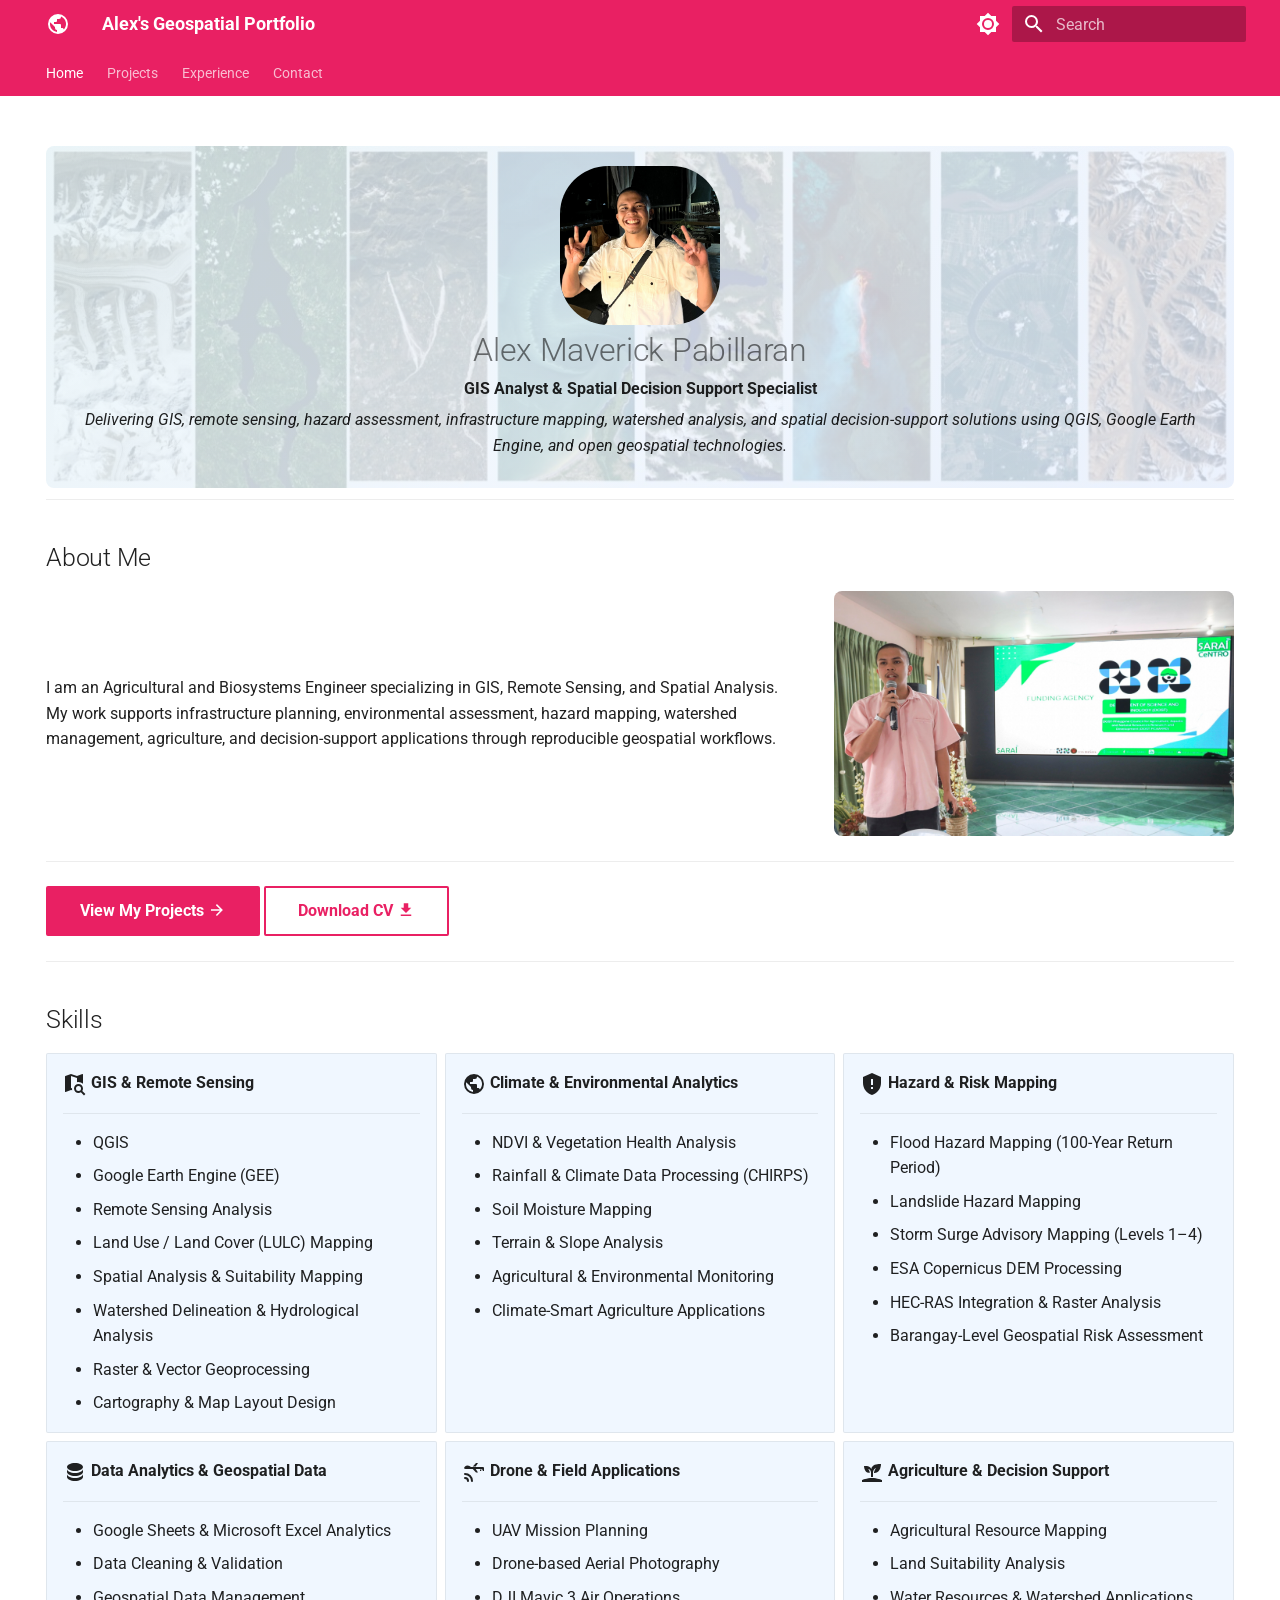
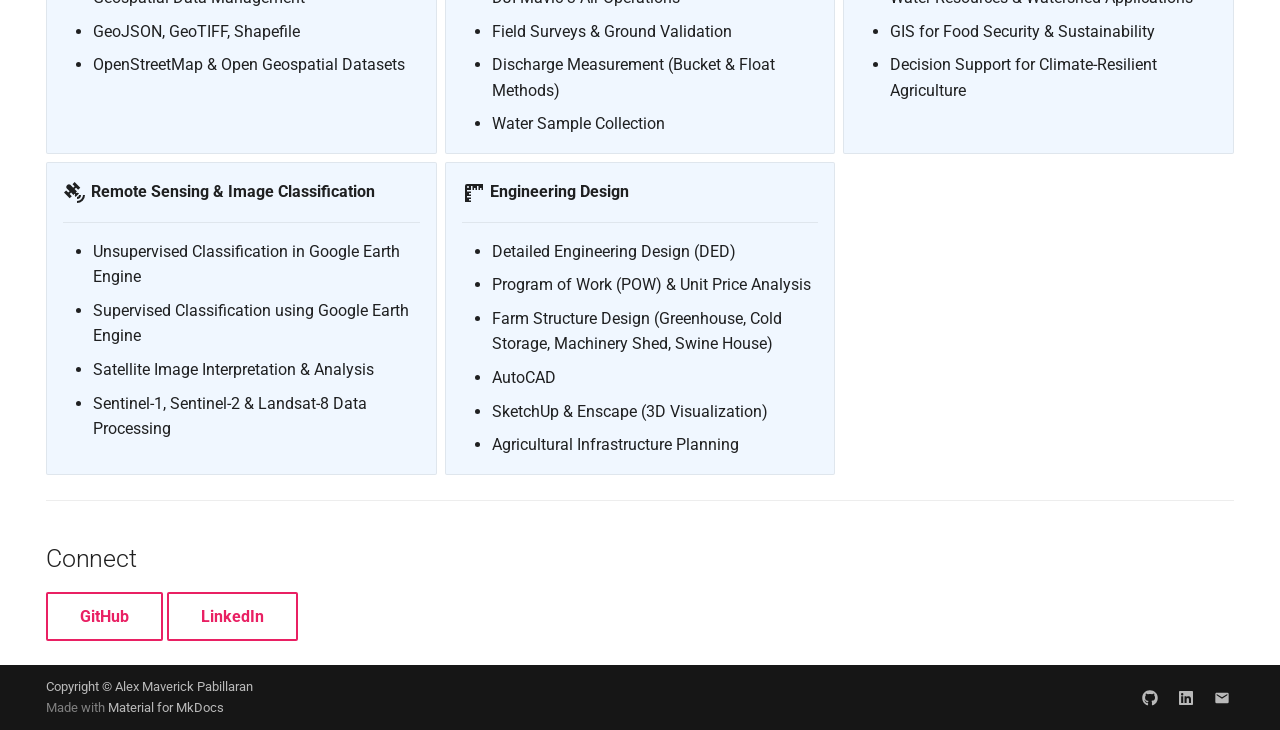
<file: index.html>
<!doctype html>
<html lang="en" class="no-js">
  <head>
    
      <meta charset="utf-8">
      <meta name="viewport" content="width=device-width,initial-scale=1">
      
        <meta name="description" content="Portfolio of Alex Maverick — GIS, Remote Sensing, and Spatial Data Science">
      
      
        <meta name="author" content="Alex Maverick">
      
      
        <link rel="canonical" href="https://alexmaverickp.github.io/">
      
      
      
        <link rel="next" href="projects/">
      
      
        
      
      
      <link rel="icon" href="assets/images/favicon.png">
      <meta name="generator" content="mkdocs-1.6.1, mkdocs-material-9.7.6">
    
    
      
        <title>Alex's Geospatial Portfolio</title>
      
    
    
      <link rel="stylesheet" href="assets/stylesheets/main.484c7ddc.min.css">
      
        
        <link rel="stylesheet" href="assets/stylesheets/palette.ab4e12ef.min.css">
      
      


    
    
      
    
    
      
        
        
        <link rel="preconnect" href="https://fonts.gstatic.com" crossorigin>
        <link rel="stylesheet" href="https://fonts.googleapis.com/css?family=Roboto:300,300i,400,400i,700,700i%7CRoboto+Mono:400,400i,700,700i&display=fallback">
        <style>:root{--md-text-font:"Roboto";--md-code-font:"Roboto Mono"}</style>
      
    
    
      <link rel="stylesheet" href="assets/css/extra.css">
    
    <script>__md_scope=new URL(".",location),__md_hash=e=>[...e].reduce(((e,_)=>(e<<5)-e+_.charCodeAt(0)),0),__md_get=(e,_=localStorage,t=__md_scope)=>JSON.parse(_.getItem(t.pathname+"."+e)),__md_set=(e,_,t=localStorage,a=__md_scope)=>{try{t.setItem(a.pathname+"."+e,JSON.stringify(_))}catch(e){}}</script>
    
      

    
    
  </head>
  
  
    
    
      
    
    
    
    
    <body dir="ltr" data-md-color-scheme="default" data-md-color-primary="pink" data-md-color-accent="green">
  
    
    <input class="md-toggle" data-md-toggle="drawer" type="checkbox" id="__drawer" autocomplete="off">
    <input class="md-toggle" data-md-toggle="search" type="checkbox" id="__search" autocomplete="off">
    <label class="md-overlay" for="__drawer"></label>
    <div data-md-component="skip">
      
        
        <a href="#about-me" class="md-skip">
          Skip to content
        </a>
      
    </div>
    <div data-md-component="announce">
      
    </div>
    
    
      

<header class="md-header" data-md-component="header">
  <nav class="md-header__inner md-grid" aria-label="Header">
    <a href="." title="Alex&#39;s Geospatial Portfolio" class="md-header__button md-logo" aria-label="Alex's Geospatial Portfolio" data-md-component="logo">
      
  
  <svg xmlns="http://www.w3.org/2000/svg" viewBox="0 0 24 24"><path d="M17.9 17.39c-.26-.8-1.01-1.39-1.9-1.39h-1v-3a1 1 0 0 0-1-1H8v-2h2a1 1 0 0 0 1-1V7h2a2 2 0 0 0 2-2v-.41a7.984 7.984 0 0 1 2.9 12.8M11 19.93c-3.95-.49-7-3.85-7-7.93 0-.62.08-1.22.21-1.79L9 15v1a2 2 0 0 0 2 2m1-16A10 10 0 0 0 2 12a10 10 0 0 0 10 10 10 10 0 0 0 10-10A10 10 0 0 0 12 2"/></svg>

    </a>
    <label class="md-header__button md-icon" for="__drawer">
      
      <svg xmlns="http://www.w3.org/2000/svg" viewBox="0 0 24 24"><path d="M3 6h18v2H3zm0 5h18v2H3zm0 5h18v2H3z"/></svg>
    </label>
    <div class="md-header__title" data-md-component="header-title">
      <div class="md-header__ellipsis">
        <div class="md-header__topic">
          <span class="md-ellipsis">
            Alex's Geospatial Portfolio
          </span>
        </div>
        <div class="md-header__topic" data-md-component="header-topic">
          <span class="md-ellipsis">
            
              Home
            
          </span>
        </div>
      </div>
    </div>
    
      
        <form class="md-header__option" data-md-component="palette">
  
    
    
    
    <input class="md-option" data-md-color-media="" data-md-color-scheme="default" data-md-color-primary="pink" data-md-color-accent="green"  aria-label="Switch to dark mode"  type="radio" name="__palette" id="__palette_0">
    
      <label class="md-header__button md-icon" title="Switch to dark mode" for="__palette_1" hidden>
        <svg xmlns="http://www.w3.org/2000/svg" viewBox="0 0 24 24"><path d="M12 8a4 4 0 0 0-4 4 4 4 0 0 0 4 4 4 4 0 0 0 4-4 4 4 0 0 0-4-4m0 10a6 6 0 0 1-6-6 6 6 0 0 1 6-6 6 6 0 0 1 6 6 6 6 0 0 1-6 6m8-9.31V4h-4.69L12 .69 8.69 4H4v4.69L.69 12 4 15.31V20h4.69L12 23.31 15.31 20H20v-4.69L23.31 12z"/></svg>
      </label>
    
  
    
    
    
    <input class="md-option" data-md-color-media="" data-md-color-scheme="slate" data-md-color-primary="indigo" data-md-color-accent="blue"  aria-label="Switch to light mode"  type="radio" name="__palette" id="__palette_1">
    
      <label class="md-header__button md-icon" title="Switch to light mode" for="__palette_0" hidden>
        <svg xmlns="http://www.w3.org/2000/svg" viewBox="0 0 24 24"><path d="M12 18c-.89 0-1.74-.2-2.5-.55C11.56 16.5 13 14.42 13 12s-1.44-4.5-3.5-5.45C10.26 6.2 11.11 6 12 6a6 6 0 0 1 6 6 6 6 0 0 1-6 6m8-9.31V4h-4.69L12 .69 8.69 4H4v4.69L.69 12 4 15.31V20h4.69L12 23.31 15.31 20H20v-4.69L23.31 12z"/></svg>
      </label>
    
  
</form>
      
    
    
      <script>var palette=__md_get("__palette");if(palette&&palette.color){if("(prefers-color-scheme)"===palette.color.media){var media=matchMedia("(prefers-color-scheme: light)"),input=document.querySelector(media.matches?"[data-md-color-media='(prefers-color-scheme: light)']":"[data-md-color-media='(prefers-color-scheme: dark)']");palette.color.media=input.getAttribute("data-md-color-media"),palette.color.scheme=input.getAttribute("data-md-color-scheme"),palette.color.primary=input.getAttribute("data-md-color-primary"),palette.color.accent=input.getAttribute("data-md-color-accent")}for(var[key,value]of Object.entries(palette.color))document.body.setAttribute("data-md-color-"+key,value)}</script>
    
    
    
      
      
        <label class="md-header__button md-icon" for="__search">
          
          <svg xmlns="http://www.w3.org/2000/svg" viewBox="0 0 24 24"><path d="M9.5 3A6.5 6.5 0 0 1 16 9.5c0 1.61-.59 3.09-1.56 4.23l.27.27h.79l5 5-1.5 1.5-5-5v-.79l-.27-.27A6.52 6.52 0 0 1 9.5 16 6.5 6.5 0 0 1 3 9.5 6.5 6.5 0 0 1 9.5 3m0 2C7 5 5 7 5 9.5S7 14 9.5 14 14 12 14 9.5 12 5 9.5 5"/></svg>
        </label>
        <div class="md-search" data-md-component="search" role="dialog">
  <label class="md-search__overlay" for="__search"></label>
  <div class="md-search__inner" role="search">
    <form class="md-search__form" name="search">
      <input type="text" class="md-search__input" name="query" aria-label="Search" placeholder="Search" autocapitalize="off" autocorrect="off" autocomplete="off" spellcheck="false" data-md-component="search-query" required>
      <label class="md-search__icon md-icon" for="__search">
        
        <svg xmlns="http://www.w3.org/2000/svg" viewBox="0 0 24 24"><path d="M9.5 3A6.5 6.5 0 0 1 16 9.5c0 1.61-.59 3.09-1.56 4.23l.27.27h.79l5 5-1.5 1.5-5-5v-.79l-.27-.27A6.52 6.52 0 0 1 9.5 16 6.5 6.5 0 0 1 3 9.5 6.5 6.5 0 0 1 9.5 3m0 2C7 5 5 7 5 9.5S7 14 9.5 14 14 12 14 9.5 12 5 9.5 5"/></svg>
        
        <svg xmlns="http://www.w3.org/2000/svg" viewBox="0 0 24 24"><path d="M20 11v2H8l5.5 5.5-1.42 1.42L4.16 12l7.92-7.92L13.5 5.5 8 11z"/></svg>
      </label>
      <nav class="md-search__options" aria-label="Search">
        
        <button type="reset" class="md-search__icon md-icon" title="Clear" aria-label="Clear" tabindex="-1">
          
          <svg xmlns="http://www.w3.org/2000/svg" viewBox="0 0 24 24"><path d="M19 6.41 17.59 5 12 10.59 6.41 5 5 6.41 10.59 12 5 17.59 6.41 19 12 13.41 17.59 19 19 17.59 13.41 12z"/></svg>
        </button>
      </nav>
      
    </form>
    <div class="md-search__output">
      <div class="md-search__scrollwrap" tabindex="0" data-md-scrollfix>
        <div class="md-search-result" data-md-component="search-result">
          <div class="md-search-result__meta">
            Initializing search
          </div>
          <ol class="md-search-result__list" role="presentation"></ol>
        </div>
      </div>
    </div>
  </div>
</div>
      
    
    
  </nav>
  
</header>
    
    <div class="md-container" data-md-component="container">
      
      
        
          
            
<nav class="md-tabs" aria-label="Tabs" data-md-component="tabs">
  <div class="md-grid">
    <ul class="md-tabs__list">
      
        
  
  
  
    
  
  
    <li class="md-tabs__item md-tabs__item--active">
      <a href="." class="md-tabs__link">
        
  
  
    
  
  Home

      </a>
    </li>
  

      
        
  
  
  
  
    
    
      <li class="md-tabs__item">
        <a href="projects/" class="md-tabs__link">
          
  
  
  Projects

        </a>
      </li>
    
  

      
        
  
  
  
  
    <li class="md-tabs__item">
      <a href="experience/" class="md-tabs__link">
        
  
  
    
  
  Experience

      </a>
    </li>
  

      
        
  
  
  
  
    <li class="md-tabs__item">
      <a href="contact/" class="md-tabs__link">
        
  
  
    
  
  Contact

      </a>
    </li>
  

      
    </ul>
  </div>
</nav>
          
        
      
      <main class="md-main" data-md-component="main">
        <div class="md-main__inner md-grid">
          
            
              
                
              
              <div class="md-sidebar md-sidebar--primary" data-md-component="sidebar" data-md-type="navigation" hidden>
                <div class="md-sidebar__scrollwrap">
                  <div class="md-sidebar__inner">
                    


  


<nav class="md-nav md-nav--primary md-nav--lifted" aria-label="Navigation" data-md-level="0">
  <label class="md-nav__title" for="__drawer">
    <a href="." title="Alex&#39;s Geospatial Portfolio" class="md-nav__button md-logo" aria-label="Alex's Geospatial Portfolio" data-md-component="logo">
      
  
  <svg xmlns="http://www.w3.org/2000/svg" viewBox="0 0 24 24"><path d="M17.9 17.39c-.26-.8-1.01-1.39-1.9-1.39h-1v-3a1 1 0 0 0-1-1H8v-2h2a1 1 0 0 0 1-1V7h2a2 2 0 0 0 2-2v-.41a7.984 7.984 0 0 1 2.9 12.8M11 19.93c-3.95-.49-7-3.85-7-7.93 0-.62.08-1.22.21-1.79L9 15v1a2 2 0 0 0 2 2m1-16A10 10 0 0 0 2 12a10 10 0 0 0 10 10 10 10 0 0 0 10-10A10 10 0 0 0 12 2"/></svg>

    </a>
    Alex's Geospatial Portfolio
  </label>
  
  <ul class="md-nav__list" data-md-scrollfix>
    
      
      
  
  
    
  
  
  
    <li class="md-nav__item md-nav__item--active">
      
      <input class="md-nav__toggle md-toggle" type="checkbox" id="__toc">
      
      
      
        <label class="md-nav__link md-nav__link--active" for="__toc">
          
  
  
  <span class="md-ellipsis">
    
  
    Home
  

    
  </span>
  
  

          <span class="md-nav__icon md-icon"></span>
        </label>
      
      <a href="." class="md-nav__link md-nav__link--active">
        
  
  
  <span class="md-ellipsis">
    
  
    Home
  

    
  </span>
  
  

      </a>
      
        

<nav class="md-nav md-nav--secondary" aria-label="Table of contents">
  
  
  
  
    <label class="md-nav__title" for="__toc">
      <span class="md-nav__icon md-icon"></span>
      Table of contents
    </label>
    <ul class="md-nav__list" data-md-component="toc" data-md-scrollfix>
      
        <li class="md-nav__item">
  <a href="#about-me" class="md-nav__link">
    <span class="md-ellipsis">
      
        About Me
      
    </span>
  </a>
  
</li>
      
        <li class="md-nav__item">
  <a href="#skills" class="md-nav__link">
    <span class="md-ellipsis">
      
        Skills
      
    </span>
  </a>
  
</li>
      
        <li class="md-nav__item">
  <a href="#connect" class="md-nav__link">
    <span class="md-ellipsis">
      
        Connect
      
    </span>
  </a>
  
</li>
      
    </ul>
  
</nav>
      
    </li>
  

    
      
      
  
  
  
  
    
    
    
    
      
      
    
    
    <li class="md-nav__item md-nav__item--nested">
      
        
        
        <input class="md-nav__toggle md-toggle " type="checkbox" id="__nav_2" >
        
          
          <label class="md-nav__link" for="__nav_2" id="__nav_2_label" tabindex="0">
            
  
  
  <span class="md-ellipsis">
    
  
    Projects
  

    
  </span>
  
  

            <span class="md-nav__icon md-icon"></span>
          </label>
        
        <nav class="md-nav" data-md-level="1" aria-labelledby="__nav_2_label" aria-expanded="false">
          <label class="md-nav__title" for="__nav_2">
            <span class="md-nav__icon md-icon"></span>
            
  
    Projects
  

          </label>
          <ul class="md-nav__list" data-md-scrollfix>
            
              
                
  
  
  
  
    <li class="md-nav__item">
      <a href="projects/" class="md-nav__link">
        
  
  
  <span class="md-ellipsis">
    
  
    All Projects
  

    
  </span>
  
  

      </a>
    </li>
  

              
            
              
                
  
  
  
  
    <li class="md-nav__item">
      <a href="projects/water-system-planning/" class="md-nav__link">
        
  
  
  <span class="md-ellipsis">
    
  
    Water System Planning Support Through GIS Mapping, Watershed Analysis, and Hazard Assessment
  

    
  </span>
  
  

      </a>
    </li>
  

              
            
              
                
  
  
  
  
    <li class="md-nav__item">
      <a href="projects/water-system-development/" class="md-nav__link">
        
  
  
  <span class="md-ellipsis">
    
  
    Watershed Catchment Area Mapping for Microhydro Powerplant Development
  

    
  </span>
  
  

      </a>
    </li>
  

              
            
              
                
  
  
  
  
    <li class="md-nav__item">
      <a href="projects/pulangui/" class="md-nav__link">
        
  
  
  <span class="md-ellipsis">
    
  
    Nature-based Solution: Proposed Riparian Buffer Restoration and Protection Strategy for Pulangui River Basin, Bukidnon
  

    
  </span>
  
  

      </a>
    </li>
  

              
            
              
                
  
  
  
  
    <li class="md-nav__item">
      <a href="projects/aws-suitability/" class="md-nav__link">
        
  
  
  <span class="md-ellipsis">
    
  
    Automatic Weather Station Suitability Map
  

    
  </span>
  
  

      </a>
    </li>
  

              
            
              
                
  
  
  
  
    <li class="md-nav__item">
      <a href="projects/ndvi-tool/" class="md-nav__link">
        
  
  
  <span class="md-ellipsis">
    
  
    Remote Sensing NDVI Tool
  

    
  </span>
  
  

      </a>
    </li>
  

              
            
              
                
  
  
  
  
    <li class="md-nav__item">
      <a href="projects/unsupervised-classification/" class="md-nav__link">
        
  
  
  <span class="md-ellipsis">
    
  
    Unsupervised Land Cover Classification
  

    
  </span>
  
  

      </a>
    </li>
  

              
            
          </ul>
        </nav>
      
    </li>
  

    
      
      
  
  
  
  
    <li class="md-nav__item">
      <a href="experience/" class="md-nav__link">
        
  
  
  <span class="md-ellipsis">
    
  
    Experience
  

    
  </span>
  
  

      </a>
    </li>
  

    
      
      
  
  
  
  
    <li class="md-nav__item">
      <a href="contact/" class="md-nav__link">
        
  
  
  <span class="md-ellipsis">
    
  
    Contact
  

    
  </span>
  
  

      </a>
    </li>
  

    
  </ul>
</nav>
                  </div>
                </div>
              </div>
            
            
              
                
              
              <div class="md-sidebar md-sidebar--secondary" data-md-component="sidebar" data-md-type="toc" hidden>
                <div class="md-sidebar__scrollwrap">
                  <div class="md-sidebar__inner">
                    

<nav class="md-nav md-nav--secondary" aria-label="Table of contents">
  
  
  
  
    <label class="md-nav__title" for="__toc">
      <span class="md-nav__icon md-icon"></span>
      Table of contents
    </label>
    <ul class="md-nav__list" data-md-component="toc" data-md-scrollfix>
      
        <li class="md-nav__item">
  <a href="#about-me" class="md-nav__link">
    <span class="md-ellipsis">
      
        About Me
      
    </span>
  </a>
  
</li>
      
        <li class="md-nav__item">
  <a href="#skills" class="md-nav__link">
    <span class="md-ellipsis">
      
        Skills
      
    </span>
  </a>
  
</li>
      
        <li class="md-nav__item">
  <a href="#connect" class="md-nav__link">
    <span class="md-ellipsis">
      
        Connect
      
    </span>
  </a>
  
</li>
      
    </ul>
  
</nav>
                  </div>
                </div>
              </div>
            
          
          
            <div class="md-content" data-md-component="content">
              
              <article class="md-content__inner md-typeset">
                
                  
  




<div class="hero">
  <img src="assets/images/IMG_4356.jpeg" alt="Alex Maverick" class="profile-photo">
  <h1>Alex Maverick Pabillaran</h1>
  <p><strong>GIS Analyst & Spatial Decision Support Specialist</strong></p>
  <p><em>Delivering GIS, remote sensing, hazard assessment, infrastructure mapping, watershed analysis, and spatial decision-support solutions using QGIS, Google Earth Engine, and open geospatial technologies.</em></p>
</div>

<hr />
<h2 id="about-me">About Me</h2>
<div class="about-section">
<div class="about-text">
<p>I am an Agricultural and Biosystems Engineer specializing in GIS, Remote Sensing, and Spatial Analysis. My work supports infrastructure planning, environmental assessment, hazard mapping, watershed management, agriculture, and decision-support applications through reproducible geospatial workflows.</p>
</div>
<div class="about-image">
  <img src="assets/images/abc.jpg" alt="About">
</div>
</div>
<hr />
<p><a class="md-button md-button--primary" href="projects/">View My Projects <span class="twemoji"><svg xmlns="http://www.w3.org/2000/svg" viewBox="0 0 24 24"><path d="M4 11v2h12l-5.5 5.5 1.42 1.42L19.84 12l-7.92-7.92L10.5 5.5 16 11z"/></svg></span></a>
<a class="md-button" href="assets/Alex%20Maverick%20Pabillaran%20Resume.v2.pdf">Download CV <span class="twemoji"><svg xmlns="http://www.w3.org/2000/svg" viewBox="0 0 24 24"><path d="M5 20h14v-2H5m14-9h-4V3H9v6H5l7 7z"/></svg></span></a></p>
<hr />
<h2 id="skills">Skills</h2>
<div class="grid cards">
<ul>
<li>
<p><span class="twemoji lg middle"><svg xmlns="http://www.w3.org/2000/svg" viewBox="0 0 24 24"><path d="M15.5 12c2.5 0 4.5 2 4.5 4.5 0 .88-.25 1.71-.69 2.4l3.08 3.1L21 23.39l-3.12-3.07c-.69.43-1.51.68-2.38.68-2.5 0-4.5-2-4.5-4.5s2-4.5 4.5-4.5m0 2a2.5 2.5 0 0 0-2.5 2.5 2.5 2.5 0 0 0 2.5 2.5 2.5 2.5 0 0 0 2.5-2.5 2.5 2.5 0 0 0-2.5-2.5M14 6.11 8 4v11.89l1 .35v.26c0 .64.09 1.26.26 1.84L8 17.9l-5.34 2.07-.16.03a.5.5 0 0 1-.5-.5V4.38c0-.23.15-.41.36-.48L8 2l6 2.1L19.34 2h.16a.5.5 0 0 1 .5.5v9.31A6.48 6.48 0 0 0 15.5 10c-.5 0-1 .06-1.5.17z"/></svg></span> <strong>GIS &amp; Remote Sensing</strong></p>
<hr />
<ul>
<li>QGIS</li>
<li>Google Earth Engine (GEE)</li>
<li>Remote Sensing Analysis</li>
<li>Land Use / Land Cover (LULC) Mapping</li>
<li>Spatial Analysis &amp; Suitability Mapping</li>
<li>Watershed Delineation &amp; Hydrological Analysis</li>
<li>Raster &amp; Vector Geoprocessing</li>
<li>Cartography &amp; Map Layout Design</li>
</ul>
</li>
<li>
<p><span class="twemoji lg middle"><svg xmlns="http://www.w3.org/2000/svg" viewBox="0 0 24 24"><path d="M17.9 17.39c-.26-.8-1.01-1.39-1.9-1.39h-1v-3a1 1 0 0 0-1-1H8v-2h2a1 1 0 0 0 1-1V7h2a2 2 0 0 0 2-2v-.41a7.984 7.984 0 0 1 2.9 12.8M11 19.93c-3.95-.49-7-3.85-7-7.93 0-.62.08-1.22.21-1.79L9 15v1a2 2 0 0 0 2 2m1-16A10 10 0 0 0 2 12a10 10 0 0 0 10 10 10 10 0 0 0 10-10A10 10 0 0 0 12 2"/></svg></span> <strong>Climate &amp; Environmental Analytics</strong></p>
<hr />
<ul>
<li>NDVI &amp; Vegetation Health Analysis</li>
<li>Rainfall &amp; Climate Data Processing (CHIRPS)</li>
<li>Soil Moisture Mapping</li>
<li>Terrain &amp; Slope Analysis</li>
<li>Agricultural &amp; Environmental Monitoring</li>
<li>Climate-Smart Agriculture Applications</li>
</ul>
</li>
<li>
<p><span class="twemoji lg middle"><svg xmlns="http://www.w3.org/2000/svg" viewBox="0 0 24 24"><path d="M12 1 3 5v6c0 5.55 3.84 10.74 9 12 5.16-1.26 9-6.45 9-12V5M11 7h2v6h-2m0 2h2v2h-2"/></svg></span> <strong>Hazard &amp; Risk Mapping</strong></p>
<hr />
<ul>
<li>Flood Hazard Mapping (100-Year Return Period)</li>
<li>Landslide Hazard Mapping</li>
<li>Storm Surge Advisory Mapping (Levels 1–4)</li>
<li>ESA Copernicus DEM Processing</li>
<li>HEC-RAS Integration &amp; Raster Analysis</li>
<li>Barangay-Level Geospatial Risk Assessment</li>
</ul>
</li>
<li>
<p><span class="twemoji lg middle"><svg xmlns="http://www.w3.org/2000/svg" viewBox="0 0 24 24"><path d="M12 3C7.58 3 4 4.79 4 7s3.58 4 8 4 8-1.79 8-4-3.58-4-8-4M4 9v3c0 2.21 3.58 4 8 4s8-1.79 8-4V9c0 2.21-3.58 4-8 4s-8-1.79-8-4m0 5v3c0 2.21 3.58 4 8 4s8-1.79 8-4v-3c0 2.21-3.58 4-8 4s-8-1.79-8-4"/></svg></span> <strong>Data Analytics &amp; Geospatial Data</strong></p>
<hr />
<ul>
<li>Google Sheets &amp; Microsoft Excel Analytics</li>
<li>Data Cleaning &amp; Validation</li>
<li>Geospatial Data Management</li>
<li>GeoJSON, GeoTIFF, Shapefile</li>
<li>OpenStreetMap &amp; Open Geospatial Datasets</li>
</ul>
</li>
<li>
<p><span class="twemoji lg middle"><svg xmlns="http://www.w3.org/2000/svg" viewBox="0 0 24 24"><path d="M22 11h-1l-1-2h-6.25L16 12.5h-2L10.75 9H4c-.55 0-2-.45-2-1s1.5-2.5 3.5-2.5S7.67 6.5 9 7h12a1 1 0 0 1 1 1v3M10.75 6.5 14 3h2l-2.25 3.5zM18 11V9.5h1.75L19 11zM3 19a1 1 0 0 1-1-1 1 1 0 0 1 1-1 4 4 0 0 1 4 4 1 1 0 0 1-1 1 1 1 0 0 1-1-1 2 2 0 0 0-2-2m8 2a1 1 0 0 1-1 1 1 1 0 0 1-1-1 6 6 0 0 0-6-6 1 1 0 0 1-1-1 1 1 0 0 1 1-1 8 8 0 0 1 8 8"/></svg></span> <strong>Drone &amp; Field Applications</strong></p>
<hr />
<ul>
<li>UAV Mission Planning</li>
<li>Drone-based Aerial Photography</li>
<li>DJI Mavic 3 Air Operations</li>
<li>Field Surveys &amp; Ground Validation</li>
<li>Discharge Measurement (Bucket &amp; Float Methods)</li>
<li>Water Sample Collection</li>
</ul>
</li>
<li>
<p><span class="twemoji lg middle"><svg xmlns="http://www.w3.org/2000/svg" viewBox="0 0 24 24"><path d="M2 22v-2s5-2 10-2 10 2 10 2v2zm9.3-12.9c-1.2-3.9-7.3-3-7.3-3s.2 7.8 5.9 6.6C9.5 9.8 8 9 8 9c2.8 0 3 3.4 3 3.4V17h2v-4.2s0-3.9 3-4.9c0 0-2 3-2 5 7 .7 7-8.9 7-8.9s-8.9-1-9.7 5.1"/></svg></span> <strong>Agriculture &amp; Decision Support</strong></p>
<hr />
<ul>
<li>Agricultural Resource Mapping</li>
<li>Land Suitability Analysis</li>
<li>Water Resources &amp; Watershed Applications</li>
<li>GIS for Food Security &amp; Sustainability</li>
<li>Decision Support for Climate-Resilient Agriculture</li>
</ul>
</li>
<li>
<p><span class="twemoji lg middle"><svg xmlns="http://www.w3.org/2000/svg" viewBox="0 0 24 24"><path d="m11.62 1 5.66 5.67-2.12 2.12-2.12-2.12-1.42 1.42 2.33 2.32-1.16 1.17.45.46a2.5 2.5 0 0 1 2.83.5l-3.53 3.53a2.5 2.5 0 0 1-.5-2.83l-.46-.45-1.17 1.16-2.32-2.33-1.42 1.42 2.12 2.12-2.12 2.12L1 11.62 3.14 9.5l2.12 2.12 1.41-1.41-2.83-2.83c-.78-.78-.78-2.05 0-2.83l.71-.71c.78-.78 2.05-.78 2.83 0l2.83 2.83 1.41-1.41L9.5 3.14zM18 14a4 4 0 0 1-4 4v-2a2 2 0 0 0 2-2zm4 0a8 8 0 0 1-8 8v-2a6 6 0 0 0 6-6z"/></svg></span> <strong>Remote Sensing &amp; Image Classification</strong></p>
<hr />
<ul>
<li>Unsupervised Classification in Google Earth Engine</li>
<li>Supervised Classification using Google Earth Engine</li>
<li>Satellite Image Interpretation &amp; Analysis</li>
<li>Sentinel-1, Sentinel-2 &amp; Landsat-8 Data Processing</li>
</ul>
</li>
<li>
<p><span class="twemoji lg middle"><svg xmlns="http://www.w3.org/2000/svg" viewBox="0 0 24 24"><path d="M3 5v16h6v-1.5H7V18h2v-1.5H5V15h4v-1.5H7V12h2v-1.5H5V9h4V5h1.5v4H12V7h1.5v2H15V5h1.5v4H18V7h1.5v2H21V3H5a2 2 0 0 0-2 2m3 2a1 1 0 0 1-1-1 1 1 0 0 1 1-1 1 1 0 0 1 1 1 1 1 0 0 1-1 1"/></svg></span> <strong>Engineering Design</strong></p>
<hr />
<ul>
<li>Detailed Engineering Design (DED)</li>
<li>Program of Work (POW) &amp; Unit Price Analysis</li>
<li>Farm Structure Design (Greenhouse, Cold Storage, Machinery Shed, Swine House)</li>
<li>AutoCAD</li>
<li>SketchUp &amp; Enscape (3D Visualization)</li>
<li>Agricultural Infrastructure Planning</li>
</ul>
</li>
</ul>
</div>
<hr />
<h2 id="connect">Connect</h2>
<p><a class="md-button" href="https://github.com/alexmaverickp">GitHub</a>
<a class="md-button" href="https://linkedin.com/in/alex-m-p/">LinkedIn</a></p>







  
  




  



                
              </article>
            </div>
          
          
<script>var target=document.getElementById(location.hash.slice(1));target&&target.name&&(target.checked=target.name.startsWith("__tabbed_"))</script>
        </div>
        
          <button type="button" class="md-top md-icon" data-md-component="top" hidden>
  
  <svg xmlns="http://www.w3.org/2000/svg" viewBox="0 0 24 24"><path d="M13 20h-2V8l-5.5 5.5-1.42-1.42L12 4.16l7.92 7.92-1.42 1.42L13 8z"/></svg>
  Back to top
</button>
        
      </main>
      
        <footer class="md-footer">
  
  <div class="md-footer-meta md-typeset">
    <div class="md-footer-meta__inner md-grid">
      <div class="md-copyright">
  
    <div class="md-copyright__highlight">
      Copyright &copy; Alex Maverick Pabillaran
    </div>
  
  
    Made with
    <a href="https://squidfunk.github.io/mkdocs-material/" target="_blank" rel="noopener">
      Material for MkDocs
    </a>
  
</div>
      
        
<div class="md-social">
  
    
    
    
    
      
      
    
    <a href="https://github.com/alexmaverickp" target="_blank" rel="noopener" title="github.com" class="md-social__link">
      <svg xmlns="http://www.w3.org/2000/svg" viewBox="0 0 512 512"><!--! Font Awesome Free 7.1.0 by @fontawesome - https://fontawesome.com License - https://fontawesome.com/license/free (Icons: CC BY 4.0, Fonts: SIL OFL 1.1, Code: MIT License) Copyright 2025 Fonticons, Inc.--><path d="M173.9 397.4c0 2-2.3 3.6-5.2 3.6-3.3.3-5.6-1.3-5.6-3.6 0-2 2.3-3.6 5.2-3.6 3-.3 5.6 1.3 5.6 3.6m-31.1-4.5c-.7 2 1.3 4.3 4.3 4.9 2.6 1 5.6 0 6.2-2s-1.3-4.3-4.3-5.2c-2.6-.7-5.5.3-6.2 2.3m44.2-1.7c-2.9.7-4.9 2.6-4.6 4.9.3 2 2.9 3.3 5.9 2.6 2.9-.7 4.9-2.6 4.6-4.6-.3-1.9-3-3.2-5.9-2.9M252.8 8C114.1 8 8 113.3 8 252c0 110.9 69.8 205.8 169.5 239.2 12.8 2.3 17.3-5.6 17.3-12.1 0-6.2-.3-40.4-.3-61.4 0 0-70 15-84.7-29.8 0 0-11.4-29.1-27.8-36.6 0 0-22.9-15.7 1.6-15.4 0 0 24.9 2 38.6 25.8 21.9 38.6 58.6 27.5 72.9 20.9 2.3-16 8.8-27.1 16-33.7-55.9-6.2-112.3-14.3-112.3-110.5 0-27.5 7.6-41.3 23.6-58.9-2.6-6.5-11.1-33.3 2.6-67.9 20.9-6.5 69 27 69 27 20-5.6 41.5-8.5 62.8-8.5s42.8 2.9 62.8 8.5c0 0 48.1-33.6 69-27 13.7 34.7 5.2 61.4 2.6 67.9 16 17.7 25.8 31.5 25.8 58.9 0 96.5-58.9 104.2-114.8 110.5 9.2 7.9 17 22.9 17 46.4 0 33.7-.3 75.4-.3 83.6 0 6.5 4.6 14.4 17.3 12.1C436.2 457.8 504 362.9 504 252 504 113.3 391.5 8 252.8 8M105.2 352.9c-1.3 1-1 3.3.7 5.2 1.6 1.6 3.9 2.3 5.2 1 1.3-1 1-3.3-.7-5.2-1.6-1.6-3.9-2.3-5.2-1m-10.8-8.1c-.7 1.3.3 2.9 2.3 3.9 1.6 1 3.6.7 4.3-.7.7-1.3-.3-2.9-2.3-3.9-2-.6-3.6-.3-4.3.7m32.4 35.6c-1.6 1.3-1 4.3 1.3 6.2 2.3 2.3 5.2 2.6 6.5 1 1.3-1.3.7-4.3-1.3-6.2-2.2-2.3-5.2-2.6-6.5-1m-11.4-14.7c-1.6 1-1.6 3.6 0 5.9s4.3 3.3 5.6 2.3c1.6-1.3 1.6-3.9 0-6.2-1.4-2.3-4-3.3-5.6-2"/></svg>
    </a>
  
    
    
    
    
      
      
    
    <a href="https://linkedin.com/in/alex-m-p/" target="_blank" rel="noopener" title="linkedin.com" class="md-social__link">
      <svg xmlns="http://www.w3.org/2000/svg" viewBox="0 0 448 512"><!--! Font Awesome Free 7.1.0 by @fontawesome - https://fontawesome.com License - https://fontawesome.com/license/free (Icons: CC BY 4.0, Fonts: SIL OFL 1.1, Code: MIT License) Copyright 2025 Fonticons, Inc.--><path d="M416 32H31.9C14.3 32 0 46.5 0 64.3v383.4C0 465.5 14.3 480 31.9 480H416c17.6 0 32-14.5 32-32.3V64.3c0-17.8-14.4-32.3-32-32.3M135.4 416H69V202.2h66.5V416zM102.2 96a38.5 38.5 0 1 1 0 77 38.5 38.5 0 1 1 0-77m282.1 320h-66.4V312c0-24.8-.5-56.7-34.5-56.7-34.6 0-39.9 27-39.9 54.9V416h-66.4V202.2h63.7v29.2h.9c8.9-16.8 30.6-34.5 62.9-34.5 67.2 0 79.7 44.3 79.7 101.9z"/></svg>
    </a>
  
    
    
    
    
    <a href="mailto:alexmaverickpabillaran@gmail.com" target="_blank" rel="noopener" title="" class="md-social__link">
      <svg xmlns="http://www.w3.org/2000/svg" viewBox="0 0 24 24"><path d="m20 8-8 5-8-5V6l8 5 8-5m0-2H4c-1.11 0-2 .89-2 2v12a2 2 0 0 0 2 2h16a2 2 0 0 0 2-2V6a2 2 0 0 0-2-2"/></svg>
    </a>
  
</div>
      
    </div>
  </div>
</footer>
      
    </div>
    <div class="md-dialog" data-md-component="dialog">
      <div class="md-dialog__inner md-typeset"></div>
    </div>
    
    
    
      
      
      <script id="__config" type="application/json">{"annotate": null, "base": ".", "features": ["navigation.tabs", "navigation.top", "content.code.copy"], "search": "assets/javascripts/workers/search.2c215733.min.js", "tags": null, "translations": {"clipboard.copied": "Copied to clipboard", "clipboard.copy": "Copy to clipboard", "search.result.more.one": "1 more on this page", "search.result.more.other": "# more on this page", "search.result.none": "No matching documents", "search.result.one": "1 matching document", "search.result.other": "# matching documents", "search.result.placeholder": "Type to start searching", "search.result.term.missing": "Missing", "select.version": "Select version"}, "version": null}</script>
    
    
      <script src="assets/javascripts/bundle.79ae519e.min.js"></script>
      
    
  </body>
</html>
</file>
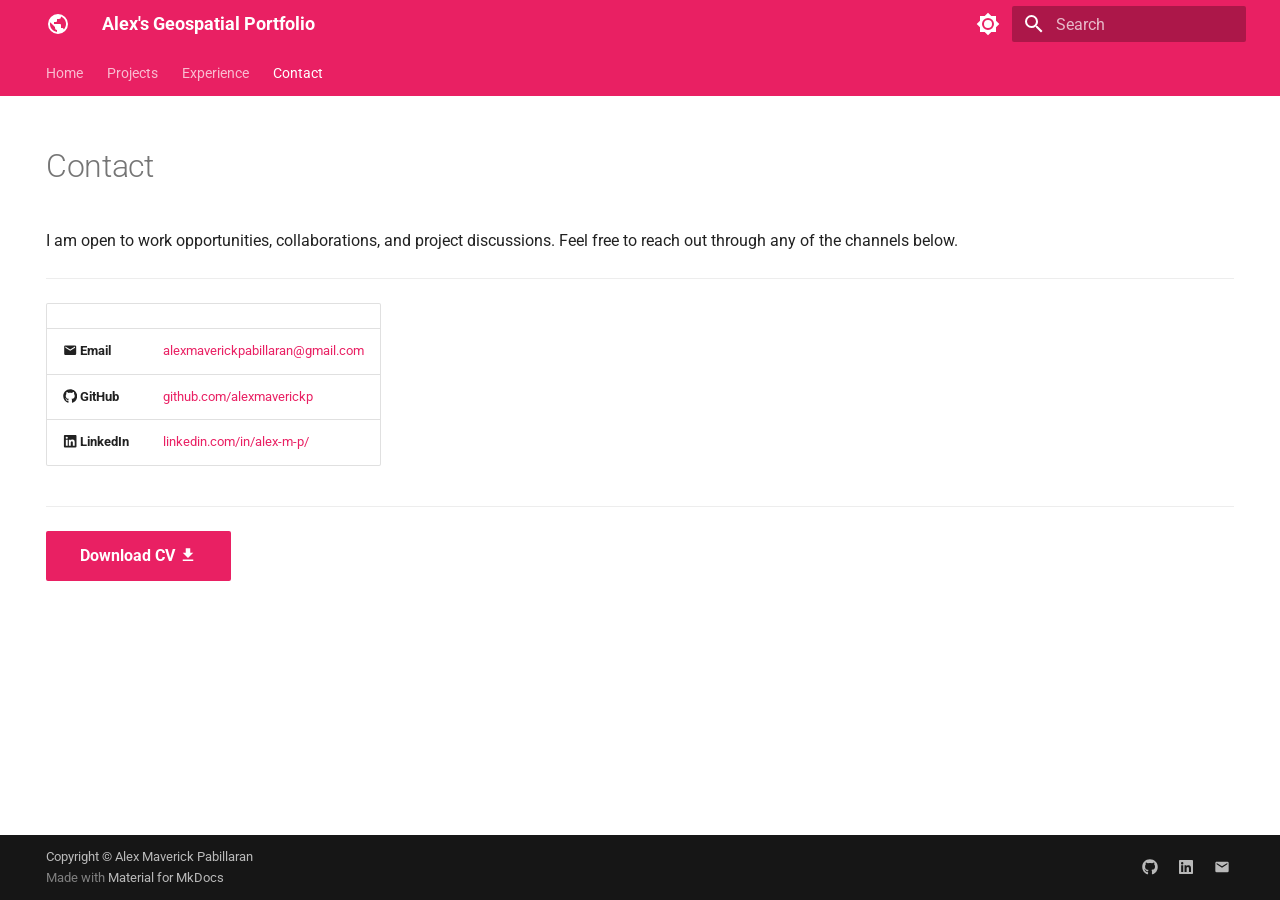
<file: contact/index.html>
<!doctype html>
<html lang="en" class="no-js">
  <head>
    
      <meta charset="utf-8">
      <meta name="viewport" content="width=device-width,initial-scale=1">
      
        <meta name="description" content="Portfolio of Alex Maverick — GIS, Remote Sensing, and Spatial Data Science">
      
      
        <meta name="author" content="Alex Maverick">
      
      
        <link rel="canonical" href="https://alexmaverickp.github.io/contact/">
      
      
        <link rel="prev" href="../experience/">
      
      
      
        
      
      
      <link rel="icon" href="../assets/images/favicon.png">
      <meta name="generator" content="mkdocs-1.6.1, mkdocs-material-9.7.6">
    
    
      
        <title>Contact - Alex's Geospatial Portfolio</title>
      
    
    
      <link rel="stylesheet" href="../assets/stylesheets/main.484c7ddc.min.css">
      
        
        <link rel="stylesheet" href="../assets/stylesheets/palette.ab4e12ef.min.css">
      
      


    
    
      
    
    
      
        
        
        <link rel="preconnect" href="https://fonts.gstatic.com" crossorigin>
        <link rel="stylesheet" href="https://fonts.googleapis.com/css?family=Roboto:300,300i,400,400i,700,700i%7CRoboto+Mono:400,400i,700,700i&display=fallback">
        <style>:root{--md-text-font:"Roboto";--md-code-font:"Roboto Mono"}</style>
      
    
    
      <link rel="stylesheet" href="../assets/css/extra.css">
    
    <script>__md_scope=new URL("..",location),__md_hash=e=>[...e].reduce(((e,_)=>(e<<5)-e+_.charCodeAt(0)),0),__md_get=(e,_=localStorage,t=__md_scope)=>JSON.parse(_.getItem(t.pathname+"."+e)),__md_set=(e,_,t=localStorage,a=__md_scope)=>{try{t.setItem(a.pathname+"."+e,JSON.stringify(_))}catch(e){}}</script>
    
      

    
    
  </head>
  
  
    
    
      
    
    
    
    
    <body dir="ltr" data-md-color-scheme="default" data-md-color-primary="pink" data-md-color-accent="green">
  
    
    <input class="md-toggle" data-md-toggle="drawer" type="checkbox" id="__drawer" autocomplete="off">
    <input class="md-toggle" data-md-toggle="search" type="checkbox" id="__search" autocomplete="off">
    <label class="md-overlay" for="__drawer"></label>
    <div data-md-component="skip">
      
        
        <a href="#contact" class="md-skip">
          Skip to content
        </a>
      
    </div>
    <div data-md-component="announce">
      
    </div>
    
    
      

<header class="md-header" data-md-component="header">
  <nav class="md-header__inner md-grid" aria-label="Header">
    <a href=".." title="Alex&#39;s Geospatial Portfolio" class="md-header__button md-logo" aria-label="Alex's Geospatial Portfolio" data-md-component="logo">
      
  
  <svg xmlns="http://www.w3.org/2000/svg" viewBox="0 0 24 24"><path d="M17.9 17.39c-.26-.8-1.01-1.39-1.9-1.39h-1v-3a1 1 0 0 0-1-1H8v-2h2a1 1 0 0 0 1-1V7h2a2 2 0 0 0 2-2v-.41a7.984 7.984 0 0 1 2.9 12.8M11 19.93c-3.95-.49-7-3.85-7-7.93 0-.62.08-1.22.21-1.79L9 15v1a2 2 0 0 0 2 2m1-16A10 10 0 0 0 2 12a10 10 0 0 0 10 10 10 10 0 0 0 10-10A10 10 0 0 0 12 2"/></svg>

    </a>
    <label class="md-header__button md-icon" for="__drawer">
      
      <svg xmlns="http://www.w3.org/2000/svg" viewBox="0 0 24 24"><path d="M3 6h18v2H3zm0 5h18v2H3zm0 5h18v2H3z"/></svg>
    </label>
    <div class="md-header__title" data-md-component="header-title">
      <div class="md-header__ellipsis">
        <div class="md-header__topic">
          <span class="md-ellipsis">
            Alex's Geospatial Portfolio
          </span>
        </div>
        <div class="md-header__topic" data-md-component="header-topic">
          <span class="md-ellipsis">
            
              Contact
            
          </span>
        </div>
      </div>
    </div>
    
      
        <form class="md-header__option" data-md-component="palette">
  
    
    
    
    <input class="md-option" data-md-color-media="" data-md-color-scheme="default" data-md-color-primary="pink" data-md-color-accent="green"  aria-label="Switch to dark mode"  type="radio" name="__palette" id="__palette_0">
    
      <label class="md-header__button md-icon" title="Switch to dark mode" for="__palette_1" hidden>
        <svg xmlns="http://www.w3.org/2000/svg" viewBox="0 0 24 24"><path d="M12 8a4 4 0 0 0-4 4 4 4 0 0 0 4 4 4 4 0 0 0 4-4 4 4 0 0 0-4-4m0 10a6 6 0 0 1-6-6 6 6 0 0 1 6-6 6 6 0 0 1 6 6 6 6 0 0 1-6 6m8-9.31V4h-4.69L12 .69 8.69 4H4v4.69L.69 12 4 15.31V20h4.69L12 23.31 15.31 20H20v-4.69L23.31 12z"/></svg>
      </label>
    
  
    
    
    
    <input class="md-option" data-md-color-media="" data-md-color-scheme="slate" data-md-color-primary="indigo" data-md-color-accent="blue"  aria-label="Switch to light mode"  type="radio" name="__palette" id="__palette_1">
    
      <label class="md-header__button md-icon" title="Switch to light mode" for="__palette_0" hidden>
        <svg xmlns="http://www.w3.org/2000/svg" viewBox="0 0 24 24"><path d="M12 18c-.89 0-1.74-.2-2.5-.55C11.56 16.5 13 14.42 13 12s-1.44-4.5-3.5-5.45C10.26 6.2 11.11 6 12 6a6 6 0 0 1 6 6 6 6 0 0 1-6 6m8-9.31V4h-4.69L12 .69 8.69 4H4v4.69L.69 12 4 15.31V20h4.69L12 23.31 15.31 20H20v-4.69L23.31 12z"/></svg>
      </label>
    
  
</form>
      
    
    
      <script>var palette=__md_get("__palette");if(palette&&palette.color){if("(prefers-color-scheme)"===palette.color.media){var media=matchMedia("(prefers-color-scheme: light)"),input=document.querySelector(media.matches?"[data-md-color-media='(prefers-color-scheme: light)']":"[data-md-color-media='(prefers-color-scheme: dark)']");palette.color.media=input.getAttribute("data-md-color-media"),palette.color.scheme=input.getAttribute("data-md-color-scheme"),palette.color.primary=input.getAttribute("data-md-color-primary"),palette.color.accent=input.getAttribute("data-md-color-accent")}for(var[key,value]of Object.entries(palette.color))document.body.setAttribute("data-md-color-"+key,value)}</script>
    
    
    
      
      
        <label class="md-header__button md-icon" for="__search">
          
          <svg xmlns="http://www.w3.org/2000/svg" viewBox="0 0 24 24"><path d="M9.5 3A6.5 6.5 0 0 1 16 9.5c0 1.61-.59 3.09-1.56 4.23l.27.27h.79l5 5-1.5 1.5-5-5v-.79l-.27-.27A6.52 6.52 0 0 1 9.5 16 6.5 6.5 0 0 1 3 9.5 6.5 6.5 0 0 1 9.5 3m0 2C7 5 5 7 5 9.5S7 14 9.5 14 14 12 14 9.5 12 5 9.5 5"/></svg>
        </label>
        <div class="md-search" data-md-component="search" role="dialog">
  <label class="md-search__overlay" for="__search"></label>
  <div class="md-search__inner" role="search">
    <form class="md-search__form" name="search">
      <input type="text" class="md-search__input" name="query" aria-label="Search" placeholder="Search" autocapitalize="off" autocorrect="off" autocomplete="off" spellcheck="false" data-md-component="search-query" required>
      <label class="md-search__icon md-icon" for="__search">
        
        <svg xmlns="http://www.w3.org/2000/svg" viewBox="0 0 24 24"><path d="M9.5 3A6.5 6.5 0 0 1 16 9.5c0 1.61-.59 3.09-1.56 4.23l.27.27h.79l5 5-1.5 1.5-5-5v-.79l-.27-.27A6.52 6.52 0 0 1 9.5 16 6.5 6.5 0 0 1 3 9.5 6.5 6.5 0 0 1 9.5 3m0 2C7 5 5 7 5 9.5S7 14 9.5 14 14 12 14 9.5 12 5 9.5 5"/></svg>
        
        <svg xmlns="http://www.w3.org/2000/svg" viewBox="0 0 24 24"><path d="M20 11v2H8l5.5 5.5-1.42 1.42L4.16 12l7.92-7.92L13.5 5.5 8 11z"/></svg>
      </label>
      <nav class="md-search__options" aria-label="Search">
        
        <button type="reset" class="md-search__icon md-icon" title="Clear" aria-label="Clear" tabindex="-1">
          
          <svg xmlns="http://www.w3.org/2000/svg" viewBox="0 0 24 24"><path d="M19 6.41 17.59 5 12 10.59 6.41 5 5 6.41 10.59 12 5 17.59 6.41 19 12 13.41 17.59 19 19 17.59 13.41 12z"/></svg>
        </button>
      </nav>
      
    </form>
    <div class="md-search__output">
      <div class="md-search__scrollwrap" tabindex="0" data-md-scrollfix>
        <div class="md-search-result" data-md-component="search-result">
          <div class="md-search-result__meta">
            Initializing search
          </div>
          <ol class="md-search-result__list" role="presentation"></ol>
        </div>
      </div>
    </div>
  </div>
</div>
      
    
    
  </nav>
  
</header>
    
    <div class="md-container" data-md-component="container">
      
      
        
          
            
<nav class="md-tabs" aria-label="Tabs" data-md-component="tabs">
  <div class="md-grid">
    <ul class="md-tabs__list">
      
        
  
  
  
  
    <li class="md-tabs__item">
      <a href=".." class="md-tabs__link">
        
  
  
    
  
  Home

      </a>
    </li>
  

      
        
  
  
  
  
    
    
      <li class="md-tabs__item">
        <a href="../projects/" class="md-tabs__link">
          
  
  
  Projects

        </a>
      </li>
    
  

      
        
  
  
  
  
    <li class="md-tabs__item">
      <a href="../experience/" class="md-tabs__link">
        
  
  
    
  
  Experience

      </a>
    </li>
  

      
        
  
  
  
    
  
  
    <li class="md-tabs__item md-tabs__item--active">
      <a href="./" class="md-tabs__link">
        
  
  
    
  
  Contact

      </a>
    </li>
  

      
    </ul>
  </div>
</nav>
          
        
      
      <main class="md-main" data-md-component="main">
        <div class="md-main__inner md-grid">
          
            
              
                
              
              <div class="md-sidebar md-sidebar--primary" data-md-component="sidebar" data-md-type="navigation" hidden>
                <div class="md-sidebar__scrollwrap">
                  <div class="md-sidebar__inner">
                    


  


<nav class="md-nav md-nav--primary md-nav--lifted" aria-label="Navigation" data-md-level="0">
  <label class="md-nav__title" for="__drawer">
    <a href=".." title="Alex&#39;s Geospatial Portfolio" class="md-nav__button md-logo" aria-label="Alex's Geospatial Portfolio" data-md-component="logo">
      
  
  <svg xmlns="http://www.w3.org/2000/svg" viewBox="0 0 24 24"><path d="M17.9 17.39c-.26-.8-1.01-1.39-1.9-1.39h-1v-3a1 1 0 0 0-1-1H8v-2h2a1 1 0 0 0 1-1V7h2a2 2 0 0 0 2-2v-.41a7.984 7.984 0 0 1 2.9 12.8M11 19.93c-3.95-.49-7-3.85-7-7.93 0-.62.08-1.22.21-1.79L9 15v1a2 2 0 0 0 2 2m1-16A10 10 0 0 0 2 12a10 10 0 0 0 10 10 10 10 0 0 0 10-10A10 10 0 0 0 12 2"/></svg>

    </a>
    Alex's Geospatial Portfolio
  </label>
  
  <ul class="md-nav__list" data-md-scrollfix>
    
      
      
  
  
  
  
    <li class="md-nav__item">
      <a href=".." class="md-nav__link">
        
  
  
  <span class="md-ellipsis">
    
  
    Home
  

    
  </span>
  
  

      </a>
    </li>
  

    
      
      
  
  
  
  
    
    
    
    
      
      
    
    
    <li class="md-nav__item md-nav__item--nested">
      
        
        
        <input class="md-nav__toggle md-toggle " type="checkbox" id="__nav_2" >
        
          
          <label class="md-nav__link" for="__nav_2" id="__nav_2_label" tabindex="0">
            
  
  
  <span class="md-ellipsis">
    
  
    Projects
  

    
  </span>
  
  

            <span class="md-nav__icon md-icon"></span>
          </label>
        
        <nav class="md-nav" data-md-level="1" aria-labelledby="__nav_2_label" aria-expanded="false">
          <label class="md-nav__title" for="__nav_2">
            <span class="md-nav__icon md-icon"></span>
            
  
    Projects
  

          </label>
          <ul class="md-nav__list" data-md-scrollfix>
            
              
                
  
  
  
  
    <li class="md-nav__item">
      <a href="../projects/" class="md-nav__link">
        
  
  
  <span class="md-ellipsis">
    
  
    All Projects
  

    
  </span>
  
  

      </a>
    </li>
  

              
            
              
                
  
  
  
  
    <li class="md-nav__item">
      <a href="../projects/water-system-planning/" class="md-nav__link">
        
  
  
  <span class="md-ellipsis">
    
  
    Water System Planning Support Through GIS Mapping, Watershed Analysis, and Hazard Assessment
  

    
  </span>
  
  

      </a>
    </li>
  

              
            
              
                
  
  
  
  
    <li class="md-nav__item">
      <a href="../projects/water-system-development/" class="md-nav__link">
        
  
  
  <span class="md-ellipsis">
    
  
    Watershed Catchment Area Mapping for Microhydro Powerplant Development
  

    
  </span>
  
  

      </a>
    </li>
  

              
            
              
                
  
  
  
  
    <li class="md-nav__item">
      <a href="../projects/pulangui/" class="md-nav__link">
        
  
  
  <span class="md-ellipsis">
    
  
    Nature-based Solution: Proposed Riparian Buffer Restoration and Protection Strategy for Pulangui River Basin, Bukidnon
  

    
  </span>
  
  

      </a>
    </li>
  

              
            
              
                
  
  
  
  
    <li class="md-nav__item">
      <a href="../projects/aws-suitability/" class="md-nav__link">
        
  
  
  <span class="md-ellipsis">
    
  
    Automatic Weather Station Suitability Map
  

    
  </span>
  
  

      </a>
    </li>
  

              
            
              
                
  
  
  
  
    <li class="md-nav__item">
      <a href="../projects/ndvi-tool/" class="md-nav__link">
        
  
  
  <span class="md-ellipsis">
    
  
    Remote Sensing NDVI Tool
  

    
  </span>
  
  

      </a>
    </li>
  

              
            
              
                
  
  
  
  
    <li class="md-nav__item">
      <a href="../projects/unsupervised-classification/" class="md-nav__link">
        
  
  
  <span class="md-ellipsis">
    
  
    Unsupervised Land Cover Classification
  

    
  </span>
  
  

      </a>
    </li>
  

              
            
          </ul>
        </nav>
      
    </li>
  

    
      
      
  
  
  
  
    <li class="md-nav__item">
      <a href="../experience/" class="md-nav__link">
        
  
  
  <span class="md-ellipsis">
    
  
    Experience
  

    
  </span>
  
  

      </a>
    </li>
  

    
      
      
  
  
    
  
  
  
    <li class="md-nav__item md-nav__item--active">
      
      <input class="md-nav__toggle md-toggle" type="checkbox" id="__toc">
      
      
        
      
      
      <a href="./" class="md-nav__link md-nav__link--active">
        
  
  
  <span class="md-ellipsis">
    
  
    Contact
  

    
  </span>
  
  

      </a>
      
    </li>
  

    
  </ul>
</nav>
                  </div>
                </div>
              </div>
            
            
              
                
              
              <div class="md-sidebar md-sidebar--secondary" data-md-component="sidebar" data-md-type="toc" hidden>
                <div class="md-sidebar__scrollwrap">
                  <div class="md-sidebar__inner">
                    

<nav class="md-nav md-nav--secondary" aria-label="Table of contents">
  
  
  
    
  
  
</nav>
                  </div>
                </div>
              </div>
            
          
          
            <div class="md-content" data-md-component="content">
              
              <article class="md-content__inner md-typeset">
                
                  
  




<!--
CHECKLIST FOR THIS PAGE:
- [ ] Replace [YOUR-EMAIL-ADDRESS] with your actual email
- [ ] Replace [YOUR-GITHUB-USERNAME] with your GitHub username
- [ ] Replace [YOUR-LINKEDIN-USERNAME] with your LinkedIn username
- [ ] Replace [YOUR-NAME] in the CV link with the actual filename of your PDF
- [ ] Delete the Twitter/X row if you don't use it
- [ ] Delete the ResearchGate row if not applicable
-->

<h1 id="contact">Contact</h1>
<p>I am open to work opportunities, collaborations, and project discussions.
Feel free to reach out through any of the channels below.</p>
<hr />
<table>
<thead>
<tr>
<th></th>
<th></th>
</tr>
</thead>
<tbody>
<tr>
<td><span class="twemoji"><svg xmlns="http://www.w3.org/2000/svg" viewBox="0 0 24 24"><path d="m20 8-8 5-8-5V6l8 5 8-5m0-2H4c-1.11 0-2 .89-2 2v12a2 2 0 0 0 2 2h16a2 2 0 0 0 2-2V6a2 2 0 0 0-2-2"/></svg></span> <strong>Email</strong></td>
<td><a href="mailto:[alexmaverickpabillaran@gmail.com]">alexmaverickpabillaran@gmail.com</a></td>
</tr>
<tr>
<td><span class="twemoji"><svg xmlns="http://www.w3.org/2000/svg" viewBox="0 0 512 512"><!--! Font Awesome Free 7.1.0 by @fontawesome - https://fontawesome.com License - https://fontawesome.com/license/free (Icons: CC BY 4.0, Fonts: SIL OFL 1.1, Code: MIT License) Copyright 2025 Fonticons, Inc.--><path d="M173.9 397.4c0 2-2.3 3.6-5.2 3.6-3.3.3-5.6-1.3-5.6-3.6 0-2 2.3-3.6 5.2-3.6 3-.3 5.6 1.3 5.6 3.6m-31.1-4.5c-.7 2 1.3 4.3 4.3 4.9 2.6 1 5.6 0 6.2-2s-1.3-4.3-4.3-5.2c-2.6-.7-5.5.3-6.2 2.3m44.2-1.7c-2.9.7-4.9 2.6-4.6 4.9.3 2 2.9 3.3 5.9 2.6 2.9-.7 4.9-2.6 4.6-4.6-.3-1.9-3-3.2-5.9-2.9M252.8 8C114.1 8 8 113.3 8 252c0 110.9 69.8 205.8 169.5 239.2 12.8 2.3 17.3-5.6 17.3-12.1 0-6.2-.3-40.4-.3-61.4 0 0-70 15-84.7-29.8 0 0-11.4-29.1-27.8-36.6 0 0-22.9-15.7 1.6-15.4 0 0 24.9 2 38.6 25.8 21.9 38.6 58.6 27.5 72.9 20.9 2.3-16 8.8-27.1 16-33.7-55.9-6.2-112.3-14.3-112.3-110.5 0-27.5 7.6-41.3 23.6-58.9-2.6-6.5-11.1-33.3 2.6-67.9 20.9-6.5 69 27 69 27 20-5.6 41.5-8.5 62.8-8.5s42.8 2.9 62.8 8.5c0 0 48.1-33.6 69-27 13.7 34.7 5.2 61.4 2.6 67.9 16 17.7 25.8 31.5 25.8 58.9 0 96.5-58.9 104.2-114.8 110.5 9.2 7.9 17 22.9 17 46.4 0 33.7-.3 75.4-.3 83.6 0 6.5 4.6 14.4 17.3 12.1C436.2 457.8 504 362.9 504 252 504 113.3 391.5 8 252.8 8M105.2 352.9c-1.3 1-1 3.3.7 5.2 1.6 1.6 3.9 2.3 5.2 1 1.3-1 1-3.3-.7-5.2-1.6-1.6-3.9-2.3-5.2-1m-10.8-8.1c-.7 1.3.3 2.9 2.3 3.9 1.6 1 3.6.7 4.3-.7.7-1.3-.3-2.9-2.3-3.9-2-.6-3.6-.3-4.3.7m32.4 35.6c-1.6 1.3-1 4.3 1.3 6.2 2.3 2.3 5.2 2.6 6.5 1 1.3-1.3.7-4.3-1.3-6.2-2.2-2.3-5.2-2.6-6.5-1m-11.4-14.7c-1.6 1-1.6 3.6 0 5.9s4.3 3.3 5.6 2.3c1.6-1.3 1.6-3.9 0-6.2-1.4-2.3-4-3.3-5.6-2"/></svg></span> <strong>GitHub</strong></td>
<td><a href="https://github.com/alexmaverickp">github.com/alexmaverickp</a></td>
</tr>
<tr>
<td><span class="twemoji"><svg xmlns="http://www.w3.org/2000/svg" viewBox="0 0 448 512"><!--! Font Awesome Free 7.1.0 by @fontawesome - https://fontawesome.com License - https://fontawesome.com/license/free (Icons: CC BY 4.0, Fonts: SIL OFL 1.1, Code: MIT License) Copyright 2025 Fonticons, Inc.--><path d="M416 32H31.9C14.3 32 0 46.5 0 64.3v383.4C0 465.5 14.3 480 31.9 480H416c17.6 0 32-14.5 32-32.3V64.3c0-17.8-14.4-32.3-32-32.3M135.4 416H69V202.2h66.5V416zM102.2 96a38.5 38.5 0 1 1 0 77 38.5 38.5 0 1 1 0-77m282.1 320h-66.4V312c0-24.8-.5-56.7-34.5-56.7-34.6 0-39.9 27-39.9 54.9V416h-66.4V202.2h63.7v29.2h.9c8.9-16.8 30.6-34.5 62.9-34.5 67.2 0 79.7 44.3 79.7 101.9z"/></svg></span> <strong>LinkedIn</strong></td>
<td><a href="https://linkedin.com/in/alex-m-p/">linkedin.com/in/alex-m-p/</a></td>
</tr>
</tbody>
</table>
<hr />
<p><a class="md-button md-button--primary" href="../assets/Alex%20Maverick%20Pabillaran%20Resume.v2.pdf">Download CV <span class="twemoji"><svg xmlns="http://www.w3.org/2000/svg" viewBox="0 0 24 24"><path d="M5 20h14v-2H5m14-9h-4V3H9v6H5l7 7z"/></svg></span></a></p>







  
  




  



                
              </article>
            </div>
          
          
<script>var target=document.getElementById(location.hash.slice(1));target&&target.name&&(target.checked=target.name.startsWith("__tabbed_"))</script>
        </div>
        
          <button type="button" class="md-top md-icon" data-md-component="top" hidden>
  
  <svg xmlns="http://www.w3.org/2000/svg" viewBox="0 0 24 24"><path d="M13 20h-2V8l-5.5 5.5-1.42-1.42L12 4.16l7.92 7.92-1.42 1.42L13 8z"/></svg>
  Back to top
</button>
        
      </main>
      
        <footer class="md-footer">
  
  <div class="md-footer-meta md-typeset">
    <div class="md-footer-meta__inner md-grid">
      <div class="md-copyright">
  
    <div class="md-copyright__highlight">
      Copyright &copy; Alex Maverick Pabillaran
    </div>
  
  
    Made with
    <a href="https://squidfunk.github.io/mkdocs-material/" target="_blank" rel="noopener">
      Material for MkDocs
    </a>
  
</div>
      
        
<div class="md-social">
  
    
    
    
    
      
      
    
    <a href="https://github.com/alexmaverickp" target="_blank" rel="noopener" title="github.com" class="md-social__link">
      <svg xmlns="http://www.w3.org/2000/svg" viewBox="0 0 512 512"><!--! Font Awesome Free 7.1.0 by @fontawesome - https://fontawesome.com License - https://fontawesome.com/license/free (Icons: CC BY 4.0, Fonts: SIL OFL 1.1, Code: MIT License) Copyright 2025 Fonticons, Inc.--><path d="M173.9 397.4c0 2-2.3 3.6-5.2 3.6-3.3.3-5.6-1.3-5.6-3.6 0-2 2.3-3.6 5.2-3.6 3-.3 5.6 1.3 5.6 3.6m-31.1-4.5c-.7 2 1.3 4.3 4.3 4.9 2.6 1 5.6 0 6.2-2s-1.3-4.3-4.3-5.2c-2.6-.7-5.5.3-6.2 2.3m44.2-1.7c-2.9.7-4.9 2.6-4.6 4.9.3 2 2.9 3.3 5.9 2.6 2.9-.7 4.9-2.6 4.6-4.6-.3-1.9-3-3.2-5.9-2.9M252.8 8C114.1 8 8 113.3 8 252c0 110.9 69.8 205.8 169.5 239.2 12.8 2.3 17.3-5.6 17.3-12.1 0-6.2-.3-40.4-.3-61.4 0 0-70 15-84.7-29.8 0 0-11.4-29.1-27.8-36.6 0 0-22.9-15.7 1.6-15.4 0 0 24.9 2 38.6 25.8 21.9 38.6 58.6 27.5 72.9 20.9 2.3-16 8.8-27.1 16-33.7-55.9-6.2-112.3-14.3-112.3-110.5 0-27.5 7.6-41.3 23.6-58.9-2.6-6.5-11.1-33.3 2.6-67.9 20.9-6.5 69 27 69 27 20-5.6 41.5-8.5 62.8-8.5s42.8 2.9 62.8 8.5c0 0 48.1-33.6 69-27 13.7 34.7 5.2 61.4 2.6 67.9 16 17.7 25.8 31.5 25.8 58.9 0 96.5-58.9 104.2-114.8 110.5 9.2 7.9 17 22.9 17 46.4 0 33.7-.3 75.4-.3 83.6 0 6.5 4.6 14.4 17.3 12.1C436.2 457.8 504 362.9 504 252 504 113.3 391.5 8 252.8 8M105.2 352.9c-1.3 1-1 3.3.7 5.2 1.6 1.6 3.9 2.3 5.2 1 1.3-1 1-3.3-.7-5.2-1.6-1.6-3.9-2.3-5.2-1m-10.8-8.1c-.7 1.3.3 2.9 2.3 3.9 1.6 1 3.6.7 4.3-.7.7-1.3-.3-2.9-2.3-3.9-2-.6-3.6-.3-4.3.7m32.4 35.6c-1.6 1.3-1 4.3 1.3 6.2 2.3 2.3 5.2 2.6 6.5 1 1.3-1.3.7-4.3-1.3-6.2-2.2-2.3-5.2-2.6-6.5-1m-11.4-14.7c-1.6 1-1.6 3.6 0 5.9s4.3 3.3 5.6 2.3c1.6-1.3 1.6-3.9 0-6.2-1.4-2.3-4-3.3-5.6-2"/></svg>
    </a>
  
    
    
    
    
      
      
    
    <a href="https://linkedin.com/in/alex-m-p/" target="_blank" rel="noopener" title="linkedin.com" class="md-social__link">
      <svg xmlns="http://www.w3.org/2000/svg" viewBox="0 0 448 512"><!--! Font Awesome Free 7.1.0 by @fontawesome - https://fontawesome.com License - https://fontawesome.com/license/free (Icons: CC BY 4.0, Fonts: SIL OFL 1.1, Code: MIT License) Copyright 2025 Fonticons, Inc.--><path d="M416 32H31.9C14.3 32 0 46.5 0 64.3v383.4C0 465.5 14.3 480 31.9 480H416c17.6 0 32-14.5 32-32.3V64.3c0-17.8-14.4-32.3-32-32.3M135.4 416H69V202.2h66.5V416zM102.2 96a38.5 38.5 0 1 1 0 77 38.5 38.5 0 1 1 0-77m282.1 320h-66.4V312c0-24.8-.5-56.7-34.5-56.7-34.6 0-39.9 27-39.9 54.9V416h-66.4V202.2h63.7v29.2h.9c8.9-16.8 30.6-34.5 62.9-34.5 67.2 0 79.7 44.3 79.7 101.9z"/></svg>
    </a>
  
    
    
    
    
    <a href="mailto:alexmaverickpabillaran@gmail.com" target="_blank" rel="noopener" title="" class="md-social__link">
      <svg xmlns="http://www.w3.org/2000/svg" viewBox="0 0 24 24"><path d="m20 8-8 5-8-5V6l8 5 8-5m0-2H4c-1.11 0-2 .89-2 2v12a2 2 0 0 0 2 2h16a2 2 0 0 0 2-2V6a2 2 0 0 0-2-2"/></svg>
    </a>
  
</div>
      
    </div>
  </div>
</footer>
      
    </div>
    <div class="md-dialog" data-md-component="dialog">
      <div class="md-dialog__inner md-typeset"></div>
    </div>
    
    
    
      
      
      <script id="__config" type="application/json">{"annotate": null, "base": "..", "features": ["navigation.tabs", "navigation.top", "content.code.copy"], "search": "../assets/javascripts/workers/search.2c215733.min.js", "tags": null, "translations": {"clipboard.copied": "Copied to clipboard", "clipboard.copy": "Copy to clipboard", "search.result.more.one": "1 more on this page", "search.result.more.other": "# more on this page", "search.result.none": "No matching documents", "search.result.one": "1 matching document", "search.result.other": "# matching documents", "search.result.placeholder": "Type to start searching", "search.result.term.missing": "Missing", "select.version": "Select version"}, "version": null}</script>
    
    
      <script src="../assets/javascripts/bundle.79ae519e.min.js"></script>
      
    
  </body>
</html>
</file>
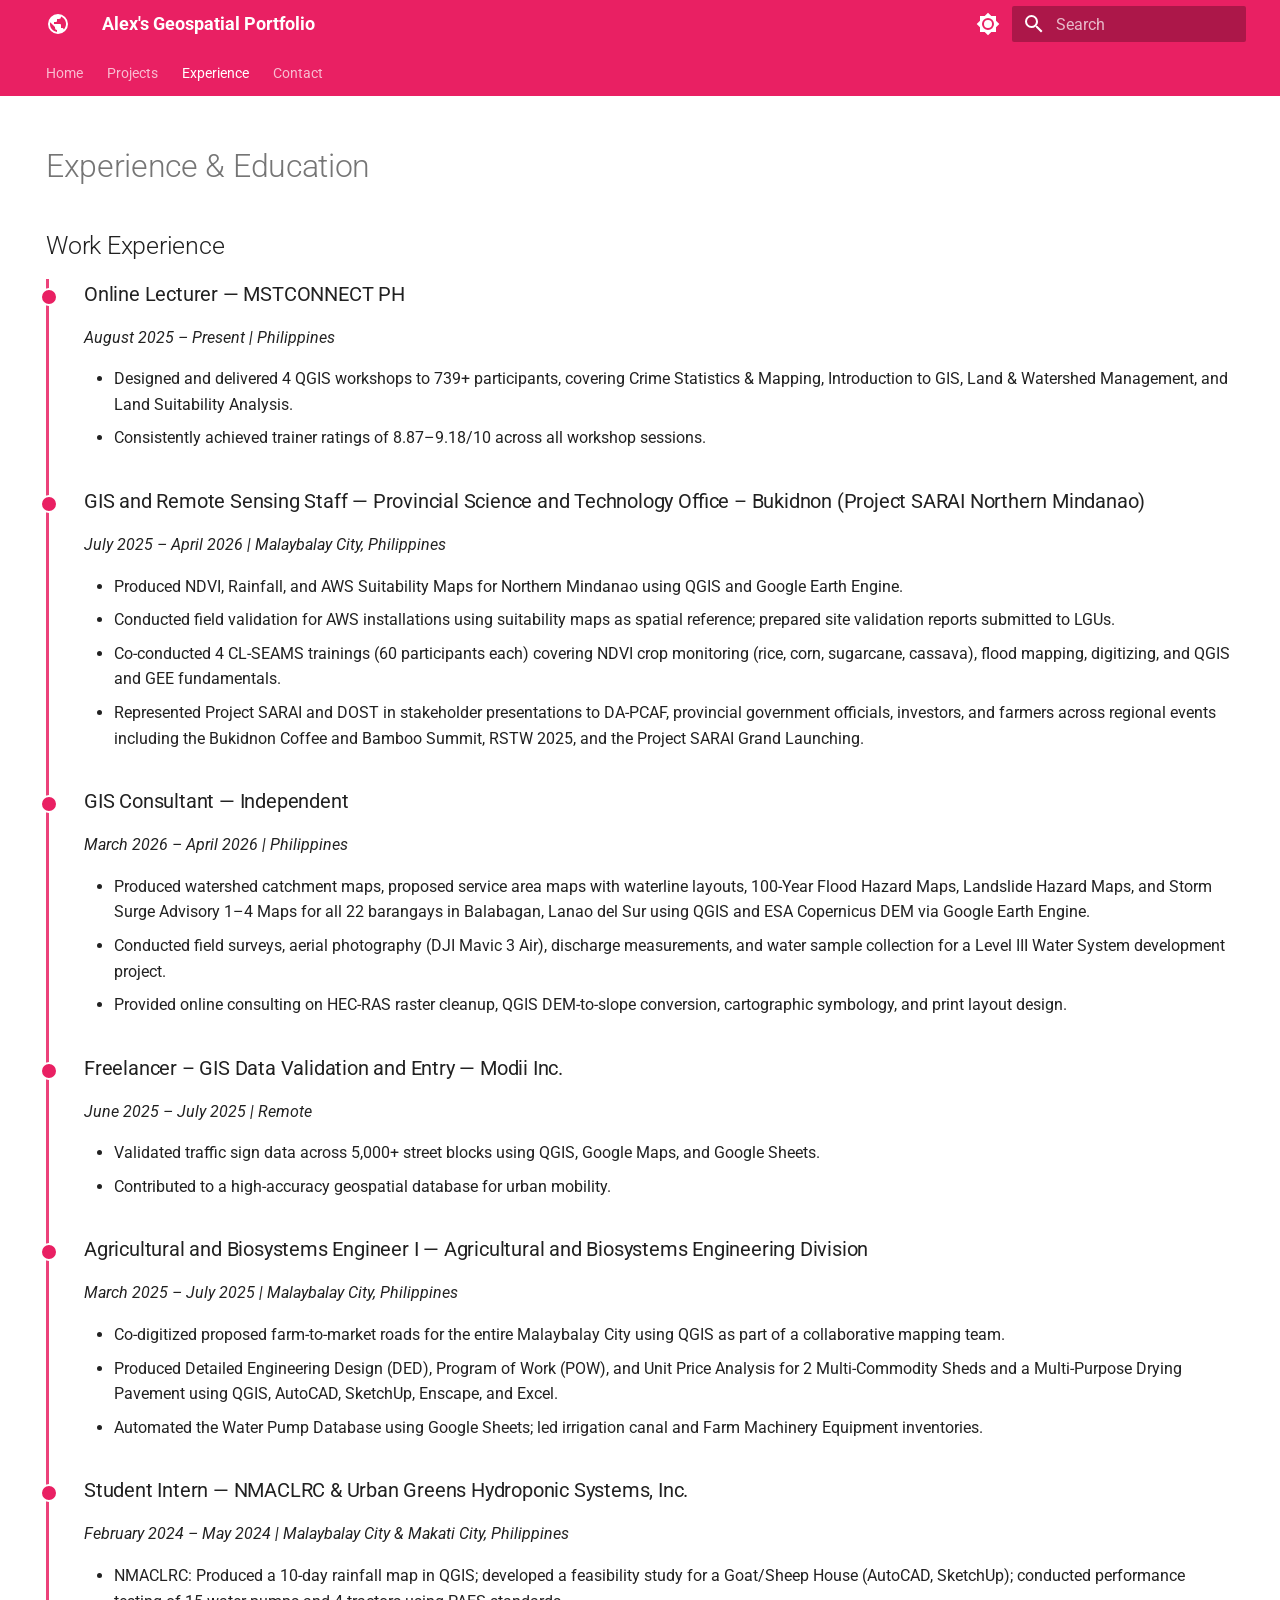
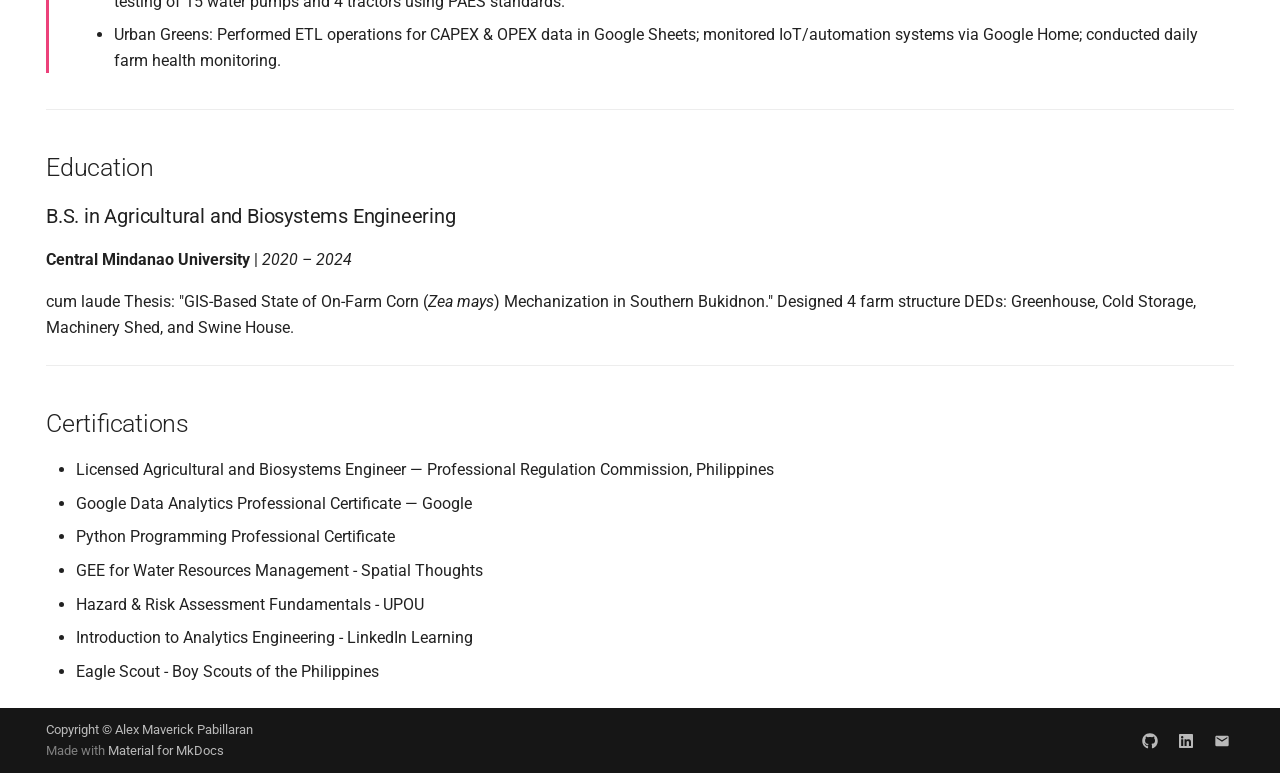
<file: experience/index.html>
<!doctype html>
<html lang="en" class="no-js">
  <head>
    
      <meta charset="utf-8">
      <meta name="viewport" content="width=device-width,initial-scale=1">
      
        <meta name="description" content="Portfolio of Alex Maverick — GIS, Remote Sensing, and Spatial Data Science">
      
      
        <meta name="author" content="Alex Maverick">
      
      
        <link rel="canonical" href="https://alexmaverickp.github.io/experience/">
      
      
        <link rel="prev" href="../projects/unsupervised-classification/">
      
      
        <link rel="next" href="../contact/">
      
      
        
      
      
      <link rel="icon" href="../assets/images/favicon.png">
      <meta name="generator" content="mkdocs-1.6.1, mkdocs-material-9.7.6">
    
    
      
        <title>Experience - Alex's Geospatial Portfolio</title>
      
    
    
      <link rel="stylesheet" href="../assets/stylesheets/main.484c7ddc.min.css">
      
        
        <link rel="stylesheet" href="../assets/stylesheets/palette.ab4e12ef.min.css">
      
      


    
    
      
    
    
      
        
        
        <link rel="preconnect" href="https://fonts.gstatic.com" crossorigin>
        <link rel="stylesheet" href="https://fonts.googleapis.com/css?family=Roboto:300,300i,400,400i,700,700i%7CRoboto+Mono:400,400i,700,700i&display=fallback">
        <style>:root{--md-text-font:"Roboto";--md-code-font:"Roboto Mono"}</style>
      
    
    
      <link rel="stylesheet" href="../assets/css/extra.css">
    
    <script>__md_scope=new URL("..",location),__md_hash=e=>[...e].reduce(((e,_)=>(e<<5)-e+_.charCodeAt(0)),0),__md_get=(e,_=localStorage,t=__md_scope)=>JSON.parse(_.getItem(t.pathname+"."+e)),__md_set=(e,_,t=localStorage,a=__md_scope)=>{try{t.setItem(a.pathname+"."+e,JSON.stringify(_))}catch(e){}}</script>
    
      

    
    
  </head>
  
  
    
    
      
    
    
    
    
    <body dir="ltr" data-md-color-scheme="default" data-md-color-primary="pink" data-md-color-accent="green">
  
    
    <input class="md-toggle" data-md-toggle="drawer" type="checkbox" id="__drawer" autocomplete="off">
    <input class="md-toggle" data-md-toggle="search" type="checkbox" id="__search" autocomplete="off">
    <label class="md-overlay" for="__drawer"></label>
    <div data-md-component="skip">
      
        
        <a href="#experience-education" class="md-skip">
          Skip to content
        </a>
      
    </div>
    <div data-md-component="announce">
      
    </div>
    
    
      

<header class="md-header" data-md-component="header">
  <nav class="md-header__inner md-grid" aria-label="Header">
    <a href=".." title="Alex&#39;s Geospatial Portfolio" class="md-header__button md-logo" aria-label="Alex's Geospatial Portfolio" data-md-component="logo">
      
  
  <svg xmlns="http://www.w3.org/2000/svg" viewBox="0 0 24 24"><path d="M17.9 17.39c-.26-.8-1.01-1.39-1.9-1.39h-1v-3a1 1 0 0 0-1-1H8v-2h2a1 1 0 0 0 1-1V7h2a2 2 0 0 0 2-2v-.41a7.984 7.984 0 0 1 2.9 12.8M11 19.93c-3.95-.49-7-3.85-7-7.93 0-.62.08-1.22.21-1.79L9 15v1a2 2 0 0 0 2 2m1-16A10 10 0 0 0 2 12a10 10 0 0 0 10 10 10 10 0 0 0 10-10A10 10 0 0 0 12 2"/></svg>

    </a>
    <label class="md-header__button md-icon" for="__drawer">
      
      <svg xmlns="http://www.w3.org/2000/svg" viewBox="0 0 24 24"><path d="M3 6h18v2H3zm0 5h18v2H3zm0 5h18v2H3z"/></svg>
    </label>
    <div class="md-header__title" data-md-component="header-title">
      <div class="md-header__ellipsis">
        <div class="md-header__topic">
          <span class="md-ellipsis">
            Alex's Geospatial Portfolio
          </span>
        </div>
        <div class="md-header__topic" data-md-component="header-topic">
          <span class="md-ellipsis">
            
              Experience
            
          </span>
        </div>
      </div>
    </div>
    
      
        <form class="md-header__option" data-md-component="palette">
  
    
    
    
    <input class="md-option" data-md-color-media="" data-md-color-scheme="default" data-md-color-primary="pink" data-md-color-accent="green"  aria-label="Switch to dark mode"  type="radio" name="__palette" id="__palette_0">
    
      <label class="md-header__button md-icon" title="Switch to dark mode" for="__palette_1" hidden>
        <svg xmlns="http://www.w3.org/2000/svg" viewBox="0 0 24 24"><path d="M12 8a4 4 0 0 0-4 4 4 4 0 0 0 4 4 4 4 0 0 0 4-4 4 4 0 0 0-4-4m0 10a6 6 0 0 1-6-6 6 6 0 0 1 6-6 6 6 0 0 1 6 6 6 6 0 0 1-6 6m8-9.31V4h-4.69L12 .69 8.69 4H4v4.69L.69 12 4 15.31V20h4.69L12 23.31 15.31 20H20v-4.69L23.31 12z"/></svg>
      </label>
    
  
    
    
    
    <input class="md-option" data-md-color-media="" data-md-color-scheme="slate" data-md-color-primary="indigo" data-md-color-accent="blue"  aria-label="Switch to light mode"  type="radio" name="__palette" id="__palette_1">
    
      <label class="md-header__button md-icon" title="Switch to light mode" for="__palette_0" hidden>
        <svg xmlns="http://www.w3.org/2000/svg" viewBox="0 0 24 24"><path d="M12 18c-.89 0-1.74-.2-2.5-.55C11.56 16.5 13 14.42 13 12s-1.44-4.5-3.5-5.45C10.26 6.2 11.11 6 12 6a6 6 0 0 1 6 6 6 6 0 0 1-6 6m8-9.31V4h-4.69L12 .69 8.69 4H4v4.69L.69 12 4 15.31V20h4.69L12 23.31 15.31 20H20v-4.69L23.31 12z"/></svg>
      </label>
    
  
</form>
      
    
    
      <script>var palette=__md_get("__palette");if(palette&&palette.color){if("(prefers-color-scheme)"===palette.color.media){var media=matchMedia("(prefers-color-scheme: light)"),input=document.querySelector(media.matches?"[data-md-color-media='(prefers-color-scheme: light)']":"[data-md-color-media='(prefers-color-scheme: dark)']");palette.color.media=input.getAttribute("data-md-color-media"),palette.color.scheme=input.getAttribute("data-md-color-scheme"),palette.color.primary=input.getAttribute("data-md-color-primary"),palette.color.accent=input.getAttribute("data-md-color-accent")}for(var[key,value]of Object.entries(palette.color))document.body.setAttribute("data-md-color-"+key,value)}</script>
    
    
    
      
      
        <label class="md-header__button md-icon" for="__search">
          
          <svg xmlns="http://www.w3.org/2000/svg" viewBox="0 0 24 24"><path d="M9.5 3A6.5 6.5 0 0 1 16 9.5c0 1.61-.59 3.09-1.56 4.23l.27.27h.79l5 5-1.5 1.5-5-5v-.79l-.27-.27A6.52 6.52 0 0 1 9.5 16 6.5 6.5 0 0 1 3 9.5 6.5 6.5 0 0 1 9.5 3m0 2C7 5 5 7 5 9.5S7 14 9.5 14 14 12 14 9.5 12 5 9.5 5"/></svg>
        </label>
        <div class="md-search" data-md-component="search" role="dialog">
  <label class="md-search__overlay" for="__search"></label>
  <div class="md-search__inner" role="search">
    <form class="md-search__form" name="search">
      <input type="text" class="md-search__input" name="query" aria-label="Search" placeholder="Search" autocapitalize="off" autocorrect="off" autocomplete="off" spellcheck="false" data-md-component="search-query" required>
      <label class="md-search__icon md-icon" for="__search">
        
        <svg xmlns="http://www.w3.org/2000/svg" viewBox="0 0 24 24"><path d="M9.5 3A6.5 6.5 0 0 1 16 9.5c0 1.61-.59 3.09-1.56 4.23l.27.27h.79l5 5-1.5 1.5-5-5v-.79l-.27-.27A6.52 6.52 0 0 1 9.5 16 6.5 6.5 0 0 1 3 9.5 6.5 6.5 0 0 1 9.5 3m0 2C7 5 5 7 5 9.5S7 14 9.5 14 14 12 14 9.5 12 5 9.5 5"/></svg>
        
        <svg xmlns="http://www.w3.org/2000/svg" viewBox="0 0 24 24"><path d="M20 11v2H8l5.5 5.5-1.42 1.42L4.16 12l7.92-7.92L13.5 5.5 8 11z"/></svg>
      </label>
      <nav class="md-search__options" aria-label="Search">
        
        <button type="reset" class="md-search__icon md-icon" title="Clear" aria-label="Clear" tabindex="-1">
          
          <svg xmlns="http://www.w3.org/2000/svg" viewBox="0 0 24 24"><path d="M19 6.41 17.59 5 12 10.59 6.41 5 5 6.41 10.59 12 5 17.59 6.41 19 12 13.41 17.59 19 19 17.59 13.41 12z"/></svg>
        </button>
      </nav>
      
    </form>
    <div class="md-search__output">
      <div class="md-search__scrollwrap" tabindex="0" data-md-scrollfix>
        <div class="md-search-result" data-md-component="search-result">
          <div class="md-search-result__meta">
            Initializing search
          </div>
          <ol class="md-search-result__list" role="presentation"></ol>
        </div>
      </div>
    </div>
  </div>
</div>
      
    
    
  </nav>
  
</header>
    
    <div class="md-container" data-md-component="container">
      
      
        
          
            
<nav class="md-tabs" aria-label="Tabs" data-md-component="tabs">
  <div class="md-grid">
    <ul class="md-tabs__list">
      
        
  
  
  
  
    <li class="md-tabs__item">
      <a href=".." class="md-tabs__link">
        
  
  
    
  
  Home

      </a>
    </li>
  

      
        
  
  
  
  
    
    
      <li class="md-tabs__item">
        <a href="../projects/" class="md-tabs__link">
          
  
  
  Projects

        </a>
      </li>
    
  

      
        
  
  
  
    
  
  
    <li class="md-tabs__item md-tabs__item--active">
      <a href="./" class="md-tabs__link">
        
  
  
    
  
  Experience

      </a>
    </li>
  

      
        
  
  
  
  
    <li class="md-tabs__item">
      <a href="../contact/" class="md-tabs__link">
        
  
  
    
  
  Contact

      </a>
    </li>
  

      
    </ul>
  </div>
</nav>
          
        
      
      <main class="md-main" data-md-component="main">
        <div class="md-main__inner md-grid">
          
            
              
                
              
              <div class="md-sidebar md-sidebar--primary" data-md-component="sidebar" data-md-type="navigation" hidden>
                <div class="md-sidebar__scrollwrap">
                  <div class="md-sidebar__inner">
                    


  


<nav class="md-nav md-nav--primary md-nav--lifted" aria-label="Navigation" data-md-level="0">
  <label class="md-nav__title" for="__drawer">
    <a href=".." title="Alex&#39;s Geospatial Portfolio" class="md-nav__button md-logo" aria-label="Alex's Geospatial Portfolio" data-md-component="logo">
      
  
  <svg xmlns="http://www.w3.org/2000/svg" viewBox="0 0 24 24"><path d="M17.9 17.39c-.26-.8-1.01-1.39-1.9-1.39h-1v-3a1 1 0 0 0-1-1H8v-2h2a1 1 0 0 0 1-1V7h2a2 2 0 0 0 2-2v-.41a7.984 7.984 0 0 1 2.9 12.8M11 19.93c-3.95-.49-7-3.85-7-7.93 0-.62.08-1.22.21-1.79L9 15v1a2 2 0 0 0 2 2m1-16A10 10 0 0 0 2 12a10 10 0 0 0 10 10 10 10 0 0 0 10-10A10 10 0 0 0 12 2"/></svg>

    </a>
    Alex's Geospatial Portfolio
  </label>
  
  <ul class="md-nav__list" data-md-scrollfix>
    
      
      
  
  
  
  
    <li class="md-nav__item">
      <a href=".." class="md-nav__link">
        
  
  
  <span class="md-ellipsis">
    
  
    Home
  

    
  </span>
  
  

      </a>
    </li>
  

    
      
      
  
  
  
  
    
    
    
    
      
      
    
    
    <li class="md-nav__item md-nav__item--nested">
      
        
        
        <input class="md-nav__toggle md-toggle " type="checkbox" id="__nav_2" >
        
          
          <label class="md-nav__link" for="__nav_2" id="__nav_2_label" tabindex="0">
            
  
  
  <span class="md-ellipsis">
    
  
    Projects
  

    
  </span>
  
  

            <span class="md-nav__icon md-icon"></span>
          </label>
        
        <nav class="md-nav" data-md-level="1" aria-labelledby="__nav_2_label" aria-expanded="false">
          <label class="md-nav__title" for="__nav_2">
            <span class="md-nav__icon md-icon"></span>
            
  
    Projects
  

          </label>
          <ul class="md-nav__list" data-md-scrollfix>
            
              
                
  
  
  
  
    <li class="md-nav__item">
      <a href="../projects/" class="md-nav__link">
        
  
  
  <span class="md-ellipsis">
    
  
    All Projects
  

    
  </span>
  
  

      </a>
    </li>
  

              
            
              
                
  
  
  
  
    <li class="md-nav__item">
      <a href="../projects/water-system-planning/" class="md-nav__link">
        
  
  
  <span class="md-ellipsis">
    
  
    Water System Planning Support Through GIS Mapping, Watershed Analysis, and Hazard Assessment
  

    
  </span>
  
  

      </a>
    </li>
  

              
            
              
                
  
  
  
  
    <li class="md-nav__item">
      <a href="../projects/water-system-development/" class="md-nav__link">
        
  
  
  <span class="md-ellipsis">
    
  
    Watershed Catchment Area Mapping for Microhydro Powerplant Development
  

    
  </span>
  
  

      </a>
    </li>
  

              
            
              
                
  
  
  
  
    <li class="md-nav__item">
      <a href="../projects/pulangui/" class="md-nav__link">
        
  
  
  <span class="md-ellipsis">
    
  
    Nature-based Solution: Proposed Riparian Buffer Restoration and Protection Strategy for Pulangui River Basin, Bukidnon
  

    
  </span>
  
  

      </a>
    </li>
  

              
            
              
                
  
  
  
  
    <li class="md-nav__item">
      <a href="../projects/aws-suitability/" class="md-nav__link">
        
  
  
  <span class="md-ellipsis">
    
  
    Automatic Weather Station Suitability Map
  

    
  </span>
  
  

      </a>
    </li>
  

              
            
              
                
  
  
  
  
    <li class="md-nav__item">
      <a href="../projects/ndvi-tool/" class="md-nav__link">
        
  
  
  <span class="md-ellipsis">
    
  
    Remote Sensing NDVI Tool
  

    
  </span>
  
  

      </a>
    </li>
  

              
            
              
                
  
  
  
  
    <li class="md-nav__item">
      <a href="../projects/unsupervised-classification/" class="md-nav__link">
        
  
  
  <span class="md-ellipsis">
    
  
    Unsupervised Land Cover Classification
  

    
  </span>
  
  

      </a>
    </li>
  

              
            
          </ul>
        </nav>
      
    </li>
  

    
      
      
  
  
    
  
  
  
    <li class="md-nav__item md-nav__item--active">
      
      <input class="md-nav__toggle md-toggle" type="checkbox" id="__toc">
      
      
        
      
      
        <label class="md-nav__link md-nav__link--active" for="__toc">
          
  
  
  <span class="md-ellipsis">
    
  
    Experience
  

    
  </span>
  
  

          <span class="md-nav__icon md-icon"></span>
        </label>
      
      <a href="./" class="md-nav__link md-nav__link--active">
        
  
  
  <span class="md-ellipsis">
    
  
    Experience
  

    
  </span>
  
  

      </a>
      
        

<nav class="md-nav md-nav--secondary" aria-label="Table of contents">
  
  
  
    
  
  
    <label class="md-nav__title" for="__toc">
      <span class="md-nav__icon md-icon"></span>
      Table of contents
    </label>
    <ul class="md-nav__list" data-md-component="toc" data-md-scrollfix>
      
        <li class="md-nav__item">
  <a href="#work-experience" class="md-nav__link">
    <span class="md-ellipsis">
      
        Work Experience
      
    </span>
  </a>
  
    <nav class="md-nav" aria-label="Work Experience">
      <ul class="md-nav__list">
        
          <li class="md-nav__item">
  <a href="#online-lecturer-mstconnect-ph" class="md-nav__link">
    <span class="md-ellipsis">
      
        Online Lecturer — MSTCONNECT PH
      
    </span>
  </a>
  
</li>
        
          <li class="md-nav__item">
  <a href="#gis-and-remote-sensing-staff-provincial-science-and-technology-office-bukidnon-project-sarai-northern-mindanao" class="md-nav__link">
    <span class="md-ellipsis">
      
        GIS and Remote Sensing Staff — Provincial Science and Technology Office – Bukidnon (Project SARAI Northern Mindanao)
      
    </span>
  </a>
  
</li>
        
          <li class="md-nav__item">
  <a href="#gis-consultant-independent" class="md-nav__link">
    <span class="md-ellipsis">
      
        GIS Consultant — Independent
      
    </span>
  </a>
  
</li>
        
          <li class="md-nav__item">
  <a href="#freelancer-gis-data-validation-and-entry-modii-inc" class="md-nav__link">
    <span class="md-ellipsis">
      
        Freelancer – GIS Data Validation and Entry — Modii Inc.
      
    </span>
  </a>
  
</li>
        
          <li class="md-nav__item">
  <a href="#agricultural-and-biosystems-engineer-i-agricultural-and-biosystems-engineering-division" class="md-nav__link">
    <span class="md-ellipsis">
      
        Agricultural and Biosystems Engineer I — Agricultural and Biosystems Engineering Division
      
    </span>
  </a>
  
</li>
        
          <li class="md-nav__item">
  <a href="#student-intern-nmaclrc-urban-greens-hydroponic-systems-inc" class="md-nav__link">
    <span class="md-ellipsis">
      
        Student Intern — NMACLRC &amp; Urban Greens Hydroponic Systems, Inc.
      
    </span>
  </a>
  
</li>
        
      </ul>
    </nav>
  
</li>
      
        <li class="md-nav__item">
  <a href="#education" class="md-nav__link">
    <span class="md-ellipsis">
      
        Education
      
    </span>
  </a>
  
    <nav class="md-nav" aria-label="Education">
      <ul class="md-nav__list">
        
          <li class="md-nav__item">
  <a href="#bs-in-agricultural-and-biosystems-engineering" class="md-nav__link">
    <span class="md-ellipsis">
      
        B.S. in Agricultural and Biosystems Engineering
      
    </span>
  </a>
  
</li>
        
      </ul>
    </nav>
  
</li>
      
        <li class="md-nav__item">
  <a href="#certifications" class="md-nav__link">
    <span class="md-ellipsis">
      
        Certifications
      
    </span>
  </a>
  
</li>
      
    </ul>
  
</nav>
      
    </li>
  

    
      
      
  
  
  
  
    <li class="md-nav__item">
      <a href="../contact/" class="md-nav__link">
        
  
  
  <span class="md-ellipsis">
    
  
    Contact
  

    
  </span>
  
  

      </a>
    </li>
  

    
  </ul>
</nav>
                  </div>
                </div>
              </div>
            
            
              
                
              
              <div class="md-sidebar md-sidebar--secondary" data-md-component="sidebar" data-md-type="toc" hidden>
                <div class="md-sidebar__scrollwrap">
                  <div class="md-sidebar__inner">
                    

<nav class="md-nav md-nav--secondary" aria-label="Table of contents">
  
  
  
    
  
  
    <label class="md-nav__title" for="__toc">
      <span class="md-nav__icon md-icon"></span>
      Table of contents
    </label>
    <ul class="md-nav__list" data-md-component="toc" data-md-scrollfix>
      
        <li class="md-nav__item">
  <a href="#work-experience" class="md-nav__link">
    <span class="md-ellipsis">
      
        Work Experience
      
    </span>
  </a>
  
    <nav class="md-nav" aria-label="Work Experience">
      <ul class="md-nav__list">
        
          <li class="md-nav__item">
  <a href="#online-lecturer-mstconnect-ph" class="md-nav__link">
    <span class="md-ellipsis">
      
        Online Lecturer — MSTCONNECT PH
      
    </span>
  </a>
  
</li>
        
          <li class="md-nav__item">
  <a href="#gis-and-remote-sensing-staff-provincial-science-and-technology-office-bukidnon-project-sarai-northern-mindanao" class="md-nav__link">
    <span class="md-ellipsis">
      
        GIS and Remote Sensing Staff — Provincial Science and Technology Office – Bukidnon (Project SARAI Northern Mindanao)
      
    </span>
  </a>
  
</li>
        
          <li class="md-nav__item">
  <a href="#gis-consultant-independent" class="md-nav__link">
    <span class="md-ellipsis">
      
        GIS Consultant — Independent
      
    </span>
  </a>
  
</li>
        
          <li class="md-nav__item">
  <a href="#freelancer-gis-data-validation-and-entry-modii-inc" class="md-nav__link">
    <span class="md-ellipsis">
      
        Freelancer – GIS Data Validation and Entry — Modii Inc.
      
    </span>
  </a>
  
</li>
        
          <li class="md-nav__item">
  <a href="#agricultural-and-biosystems-engineer-i-agricultural-and-biosystems-engineering-division" class="md-nav__link">
    <span class="md-ellipsis">
      
        Agricultural and Biosystems Engineer I — Agricultural and Biosystems Engineering Division
      
    </span>
  </a>
  
</li>
        
          <li class="md-nav__item">
  <a href="#student-intern-nmaclrc-urban-greens-hydroponic-systems-inc" class="md-nav__link">
    <span class="md-ellipsis">
      
        Student Intern — NMACLRC &amp; Urban Greens Hydroponic Systems, Inc.
      
    </span>
  </a>
  
</li>
        
      </ul>
    </nav>
  
</li>
      
        <li class="md-nav__item">
  <a href="#education" class="md-nav__link">
    <span class="md-ellipsis">
      
        Education
      
    </span>
  </a>
  
    <nav class="md-nav" aria-label="Education">
      <ul class="md-nav__list">
        
          <li class="md-nav__item">
  <a href="#bs-in-agricultural-and-biosystems-engineering" class="md-nav__link">
    <span class="md-ellipsis">
      
        B.S. in Agricultural and Biosystems Engineering
      
    </span>
  </a>
  
</li>
        
      </ul>
    </nav>
  
</li>
      
        <li class="md-nav__item">
  <a href="#certifications" class="md-nav__link">
    <span class="md-ellipsis">
      
        Certifications
      
    </span>
  </a>
  
</li>
      
    </ul>
  
</nav>
                  </div>
                </div>
              </div>
            
          
          
            <div class="md-content" data-md-component="content">
              
              <article class="md-content__inner md-typeset">
                
                  
  




<h1 id="experience-education">Experience &amp; Education</h1>
<h2 id="work-experience">Work Experience</h2>
<div class="timeline">
<div class="timeline-entry">
<h3 id="online-lecturer-mstconnect-ph">Online Lecturer — MSTCONNECT PH</h3>
<p><em>August 2025 – Present | Philippines</em></p>
<ul>
<li>Designed and delivered 4 QGIS workshops to 739+ participants, covering Crime Statistics &amp; Mapping, Introduction to GIS, Land &amp; Watershed Management, and Land Suitability Analysis.</li>
<li>Consistently achieved trainer ratings of 8.87–9.18/10 across all workshop sessions.</li>
</ul>
</div>
<div class="timeline-entry">
<h3 id="gis-and-remote-sensing-staff-provincial-science-and-technology-office-bukidnon-project-sarai-northern-mindanao">GIS and Remote Sensing Staff — Provincial Science and Technology Office – Bukidnon (Project SARAI Northern Mindanao)</h3>
<p><em>July 2025 – April 2026 | Malaybalay City, Philippines</em></p>
<ul>
<li>Produced NDVI, Rainfall, and AWS Suitability Maps for Northern Mindanao using QGIS and Google Earth Engine.</li>
<li>Conducted field validation for AWS installations using suitability maps as spatial reference; prepared site validation reports submitted to LGUs.</li>
<li>Co-conducted 4 CL-SEAMS trainings (60 participants each) covering NDVI crop monitoring (rice, corn, sugarcane, cassava), flood mapping, digitizing, and QGIS and GEE fundamentals.</li>
<li>Represented Project SARAI and DOST in stakeholder presentations to DA-PCAF, provincial government officials, investors, and farmers across regional events including the Bukidnon Coffee and Bamboo Summit, RSTW 2025, and the Project SARAI Grand Launching.</li>
</ul>
</div>
<div class="timeline-entry">
<h3 id="gis-consultant-independent">GIS Consultant — Independent</h3>
<p><em>March 2026 – April 2026 | Philippines</em></p>
<ul>
<li>Produced watershed catchment maps, proposed service area maps with waterline layouts, 100-Year Flood Hazard Maps, Landslide Hazard Maps, and Storm Surge Advisory 1–4 Maps for all 22 barangays in Balabagan, Lanao del Sur using QGIS and ESA Copernicus DEM via Google Earth Engine.</li>
<li>Conducted field surveys, aerial photography (DJI Mavic 3 Air), discharge measurements, and water sample collection for a Level III Water System development project.</li>
<li>Provided online consulting on HEC-RAS raster cleanup, QGIS DEM-to-slope conversion, cartographic symbology, and print layout design.</li>
</ul>
</div>
<div class="timeline-entry">
<h3 id="freelancer-gis-data-validation-and-entry-modii-inc">Freelancer – GIS Data Validation and Entry — Modii Inc.</h3>
<p><em>June 2025 – July 2025 | Remote</em></p>
<ul>
<li>Validated traffic sign data across 5,000+ street blocks using QGIS, Google Maps, and Google Sheets.</li>
<li>Contributed to a high-accuracy geospatial database for urban mobility.</li>
</ul>
</div>
<div class="timeline-entry">
<h3 id="agricultural-and-biosystems-engineer-i-agricultural-and-biosystems-engineering-division">Agricultural and Biosystems Engineer I — Agricultural and Biosystems Engineering Division</h3>
<p><em>March 2025 – July 2025 | Malaybalay City, Philippines</em></p>
<ul>
<li>Co-digitized proposed farm-to-market roads for the entire Malaybalay City using QGIS as part of a collaborative mapping team.</li>
<li>Produced Detailed Engineering Design (DED), Program of Work (POW), and Unit Price Analysis for 2 Multi-Commodity Sheds and a Multi-Purpose Drying Pavement using QGIS, AutoCAD, SketchUp, Enscape, and Excel.</li>
<li>Automated the Water Pump Database using Google Sheets; led irrigation canal and Farm Machinery Equipment inventories.</li>
</ul>
</div>
<div class="timeline-entry">
<h3 id="student-intern-nmaclrc-urban-greens-hydroponic-systems-inc">Student Intern — NMACLRC &amp; Urban Greens Hydroponic Systems, Inc.</h3>
<p><em>February 2024 – May 2024 | Malaybalay City &amp; Makati City, Philippines</em></p>
<ul>
<li>NMACLRC: Produced a 10-day rainfall map in QGIS; developed a feasibility study for a Goat/Sheep House (AutoCAD, SketchUp); conducted performance testing of 15 water pumps and 4 tractors using PAES standards.</li>
<li>Urban Greens: Performed ETL operations for CAPEX &amp; OPEX data in Google Sheets; monitored IoT/automation systems via Google Home; conducted daily farm health monitoring.</li>
</ul>
</div>
</div>
<hr />
<h2 id="education">Education</h2>
<h3 id="bs-in-agricultural-and-biosystems-engineering">B.S. in Agricultural and Biosystems Engineering</h3>
<p><strong>Central Mindanao University</strong> | <em>2020 – 2024</em></p>
<p>cum laude
Thesis: "GIS-Based State of On-Farm Corn (<em>Zea mays</em>) Mechanization in Southern Bukidnon." 
Designed 4 farm structure DEDs: Greenhouse, Cold Storage, Machinery Shed, and Swine House.</p>
<hr />
<h2 id="certifications">Certifications</h2>
<ul>
<li>Licensed Agricultural and Biosystems Engineer — Professional Regulation Commission, Philippines</li>
<li>Google Data Analytics Professional Certificate — Google</li>
<li>Python Programming Professional Certificate</li>
<li>GEE for Water Resources Management - Spatial Thoughts</li>
<li>Hazard &amp; Risk Assessment Fundamentals - UPOU</li>
<li>Introduction to Analytics Engineering - LinkedIn Learning</li>
<li>Eagle Scout - Boy Scouts of the Philippines</li>
</ul>







  
  




  



                
              </article>
            </div>
          
          
<script>var target=document.getElementById(location.hash.slice(1));target&&target.name&&(target.checked=target.name.startsWith("__tabbed_"))</script>
        </div>
        
          <button type="button" class="md-top md-icon" data-md-component="top" hidden>
  
  <svg xmlns="http://www.w3.org/2000/svg" viewBox="0 0 24 24"><path d="M13 20h-2V8l-5.5 5.5-1.42-1.42L12 4.16l7.92 7.92-1.42 1.42L13 8z"/></svg>
  Back to top
</button>
        
      </main>
      
        <footer class="md-footer">
  
  <div class="md-footer-meta md-typeset">
    <div class="md-footer-meta__inner md-grid">
      <div class="md-copyright">
  
    <div class="md-copyright__highlight">
      Copyright &copy; Alex Maverick Pabillaran
    </div>
  
  
    Made with
    <a href="https://squidfunk.github.io/mkdocs-material/" target="_blank" rel="noopener">
      Material for MkDocs
    </a>
  
</div>
      
        
<div class="md-social">
  
    
    
    
    
      
      
    
    <a href="https://github.com/alexmaverickp" target="_blank" rel="noopener" title="github.com" class="md-social__link">
      <svg xmlns="http://www.w3.org/2000/svg" viewBox="0 0 512 512"><!--! Font Awesome Free 7.1.0 by @fontawesome - https://fontawesome.com License - https://fontawesome.com/license/free (Icons: CC BY 4.0, Fonts: SIL OFL 1.1, Code: MIT License) Copyright 2025 Fonticons, Inc.--><path d="M173.9 397.4c0 2-2.3 3.6-5.2 3.6-3.3.3-5.6-1.3-5.6-3.6 0-2 2.3-3.6 5.2-3.6 3-.3 5.6 1.3 5.6 3.6m-31.1-4.5c-.7 2 1.3 4.3 4.3 4.9 2.6 1 5.6 0 6.2-2s-1.3-4.3-4.3-5.2c-2.6-.7-5.5.3-6.2 2.3m44.2-1.7c-2.9.7-4.9 2.6-4.6 4.9.3 2 2.9 3.3 5.9 2.6 2.9-.7 4.9-2.6 4.6-4.6-.3-1.9-3-3.2-5.9-2.9M252.8 8C114.1 8 8 113.3 8 252c0 110.9 69.8 205.8 169.5 239.2 12.8 2.3 17.3-5.6 17.3-12.1 0-6.2-.3-40.4-.3-61.4 0 0-70 15-84.7-29.8 0 0-11.4-29.1-27.8-36.6 0 0-22.9-15.7 1.6-15.4 0 0 24.9 2 38.6 25.8 21.9 38.6 58.6 27.5 72.9 20.9 2.3-16 8.8-27.1 16-33.7-55.9-6.2-112.3-14.3-112.3-110.5 0-27.5 7.6-41.3 23.6-58.9-2.6-6.5-11.1-33.3 2.6-67.9 20.9-6.5 69 27 69 27 20-5.6 41.5-8.5 62.8-8.5s42.8 2.9 62.8 8.5c0 0 48.1-33.6 69-27 13.7 34.7 5.2 61.4 2.6 67.9 16 17.7 25.8 31.5 25.8 58.9 0 96.5-58.9 104.2-114.8 110.5 9.2 7.9 17 22.9 17 46.4 0 33.7-.3 75.4-.3 83.6 0 6.5 4.6 14.4 17.3 12.1C436.2 457.8 504 362.9 504 252 504 113.3 391.5 8 252.8 8M105.2 352.9c-1.3 1-1 3.3.7 5.2 1.6 1.6 3.9 2.3 5.2 1 1.3-1 1-3.3-.7-5.2-1.6-1.6-3.9-2.3-5.2-1m-10.8-8.1c-.7 1.3.3 2.9 2.3 3.9 1.6 1 3.6.7 4.3-.7.7-1.3-.3-2.9-2.3-3.9-2-.6-3.6-.3-4.3.7m32.4 35.6c-1.6 1.3-1 4.3 1.3 6.2 2.3 2.3 5.2 2.6 6.5 1 1.3-1.3.7-4.3-1.3-6.2-2.2-2.3-5.2-2.6-6.5-1m-11.4-14.7c-1.6 1-1.6 3.6 0 5.9s4.3 3.3 5.6 2.3c1.6-1.3 1.6-3.9 0-6.2-1.4-2.3-4-3.3-5.6-2"/></svg>
    </a>
  
    
    
    
    
      
      
    
    <a href="https://linkedin.com/in/alex-m-p/" target="_blank" rel="noopener" title="linkedin.com" class="md-social__link">
      <svg xmlns="http://www.w3.org/2000/svg" viewBox="0 0 448 512"><!--! Font Awesome Free 7.1.0 by @fontawesome - https://fontawesome.com License - https://fontawesome.com/license/free (Icons: CC BY 4.0, Fonts: SIL OFL 1.1, Code: MIT License) Copyright 2025 Fonticons, Inc.--><path d="M416 32H31.9C14.3 32 0 46.5 0 64.3v383.4C0 465.5 14.3 480 31.9 480H416c17.6 0 32-14.5 32-32.3V64.3c0-17.8-14.4-32.3-32-32.3M135.4 416H69V202.2h66.5V416zM102.2 96a38.5 38.5 0 1 1 0 77 38.5 38.5 0 1 1 0-77m282.1 320h-66.4V312c0-24.8-.5-56.7-34.5-56.7-34.6 0-39.9 27-39.9 54.9V416h-66.4V202.2h63.7v29.2h.9c8.9-16.8 30.6-34.5 62.9-34.5 67.2 0 79.7 44.3 79.7 101.9z"/></svg>
    </a>
  
    
    
    
    
    <a href="mailto:alexmaverickpabillaran@gmail.com" target="_blank" rel="noopener" title="" class="md-social__link">
      <svg xmlns="http://www.w3.org/2000/svg" viewBox="0 0 24 24"><path d="m20 8-8 5-8-5V6l8 5 8-5m0-2H4c-1.11 0-2 .89-2 2v12a2 2 0 0 0 2 2h16a2 2 0 0 0 2-2V6a2 2 0 0 0-2-2"/></svg>
    </a>
  
</div>
      
    </div>
  </div>
</footer>
      
    </div>
    <div class="md-dialog" data-md-component="dialog">
      <div class="md-dialog__inner md-typeset"></div>
    </div>
    
    
    
      
      
      <script id="__config" type="application/json">{"annotate": null, "base": "..", "features": ["navigation.tabs", "navigation.top", "content.code.copy"], "search": "../assets/javascripts/workers/search.2c215733.min.js", "tags": null, "translations": {"clipboard.copied": "Copied to clipboard", "clipboard.copy": "Copy to clipboard", "search.result.more.one": "1 more on this page", "search.result.more.other": "# more on this page", "search.result.none": "No matching documents", "search.result.one": "1 matching document", "search.result.other": "# matching documents", "search.result.placeholder": "Type to start searching", "search.result.term.missing": "Missing", "select.version": "Select version"}, "version": null}</script>
    
    
      <script src="../assets/javascripts/bundle.79ae519e.min.js"></script>
      
    
  </body>
</html>
</file>
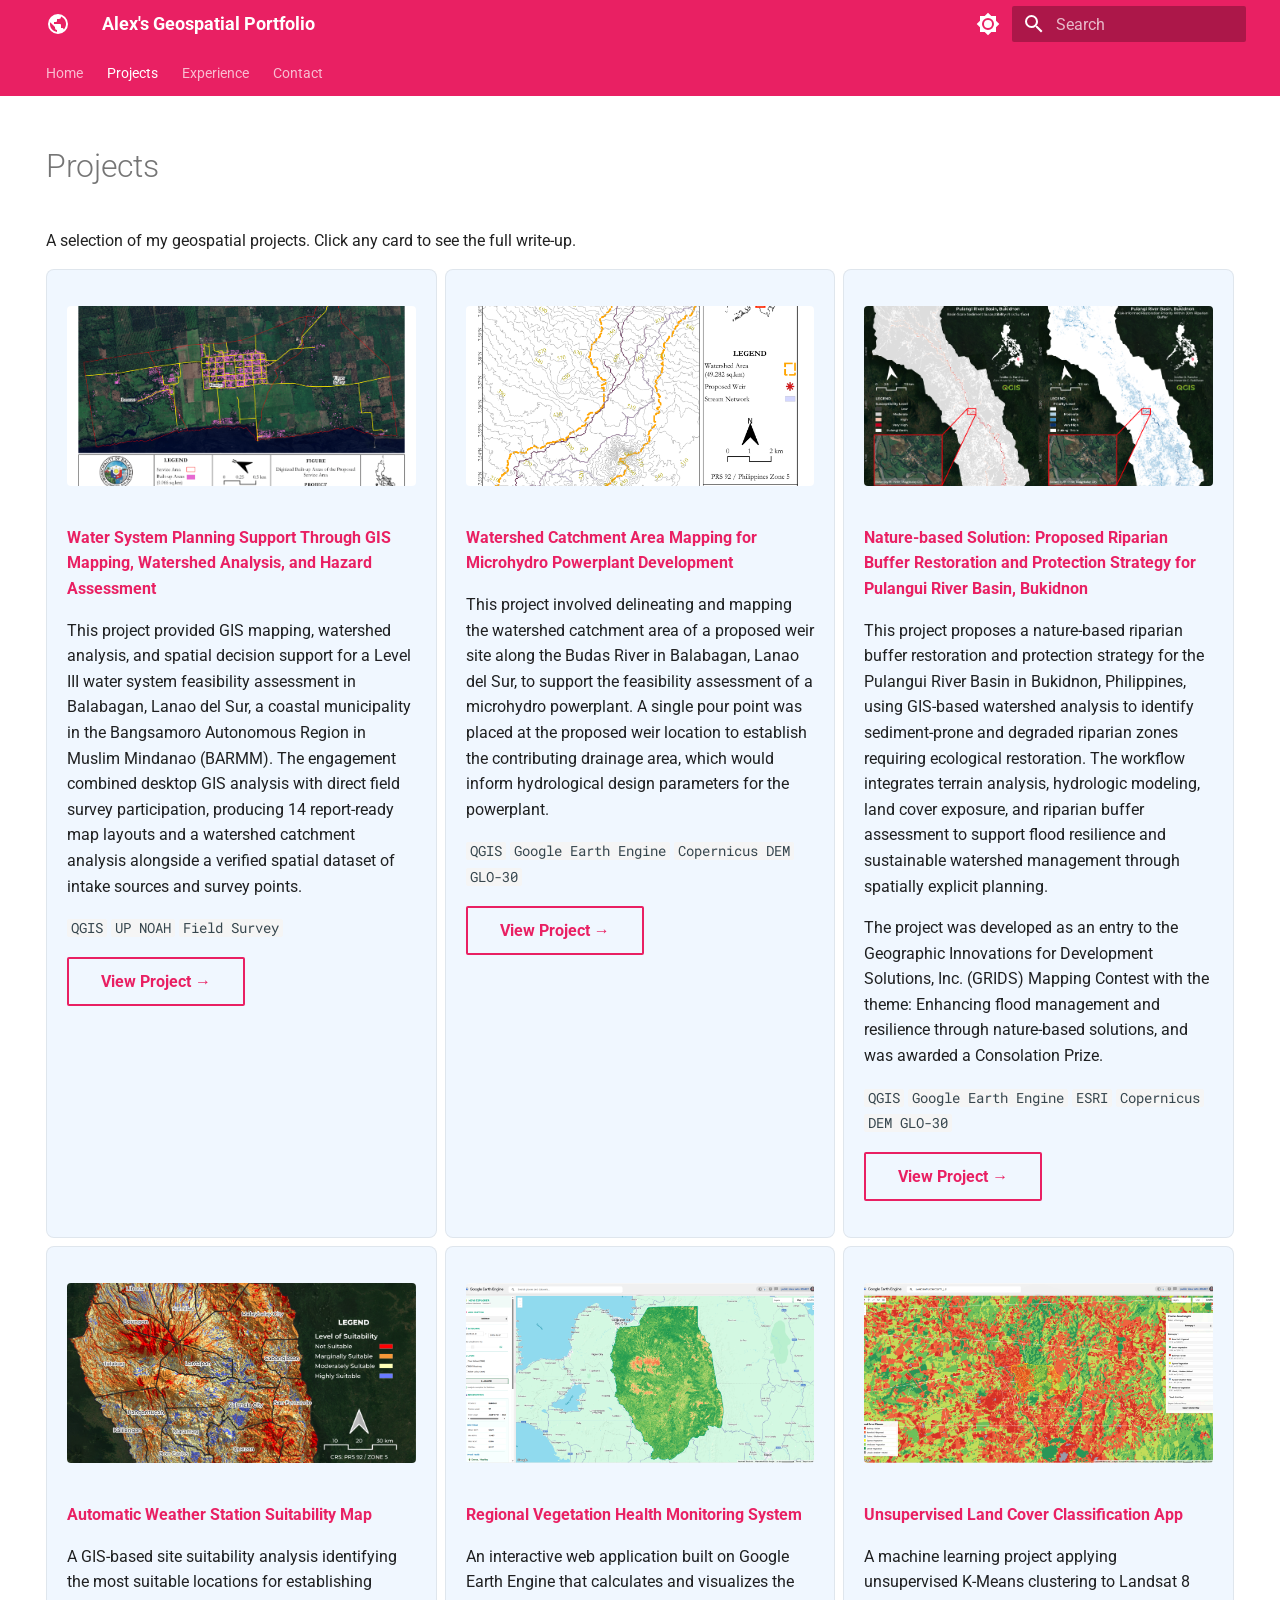
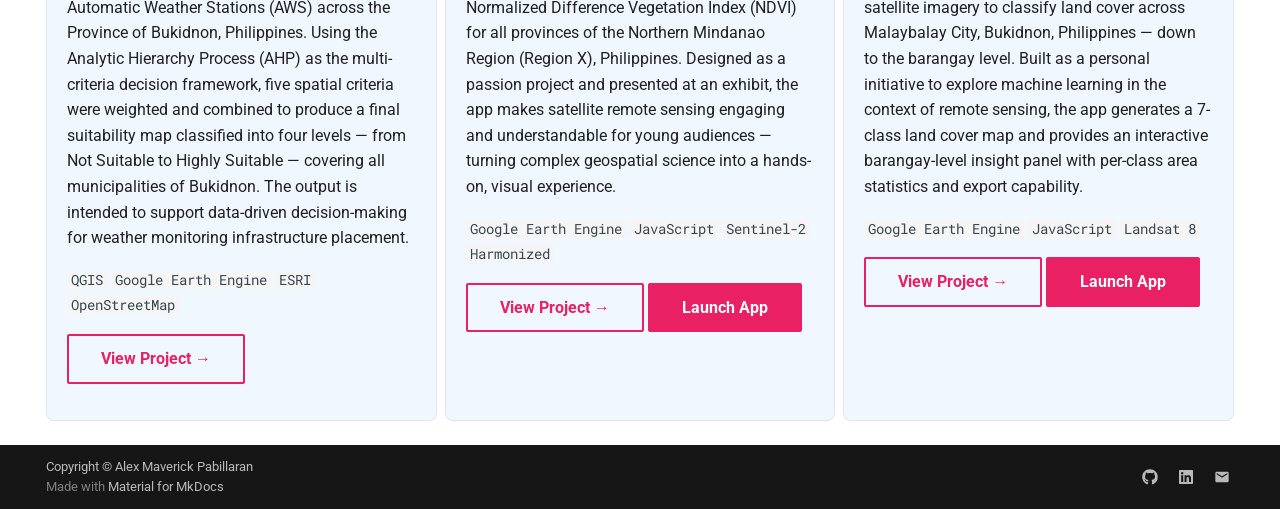
<file: projects/index.html>
<!doctype html>
<html lang="en" class="no-js">
  <head>
    
      <meta charset="utf-8">
      <meta name="viewport" content="width=device-width,initial-scale=1">
      
        <meta name="description" content="Portfolio of Alex Maverick — GIS, Remote Sensing, and Spatial Data Science">
      
      
        <meta name="author" content="Alex Maverick">
      
      
        <link rel="canonical" href="https://alexmaverickp.github.io/projects/">
      
      
        <link rel="prev" href="..">
      
      
        <link rel="next" href="water-system-planning/">
      
      
        
      
      
      <link rel="icon" href="../assets/images/favicon.png">
      <meta name="generator" content="mkdocs-1.6.1, mkdocs-material-9.7.6">
    
    
      
        <title>All Projects - Alex's Geospatial Portfolio</title>
      
    
    
      <link rel="stylesheet" href="../assets/stylesheets/main.484c7ddc.min.css">
      
        
        <link rel="stylesheet" href="../assets/stylesheets/palette.ab4e12ef.min.css">
      
      


    
    
      
    
    
      
        
        
        <link rel="preconnect" href="https://fonts.gstatic.com" crossorigin>
        <link rel="stylesheet" href="https://fonts.googleapis.com/css?family=Roboto:300,300i,400,400i,700,700i%7CRoboto+Mono:400,400i,700,700i&display=fallback">
        <style>:root{--md-text-font:"Roboto";--md-code-font:"Roboto Mono"}</style>
      
    
    
      <link rel="stylesheet" href="../assets/css/extra.css">
    
    <script>__md_scope=new URL("..",location),__md_hash=e=>[...e].reduce(((e,_)=>(e<<5)-e+_.charCodeAt(0)),0),__md_get=(e,_=localStorage,t=__md_scope)=>JSON.parse(_.getItem(t.pathname+"."+e)),__md_set=(e,_,t=localStorage,a=__md_scope)=>{try{t.setItem(a.pathname+"."+e,JSON.stringify(_))}catch(e){}}</script>
    
      

    
    
  </head>
  
  
    
    
      
    
    
    
    
    <body dir="ltr" data-md-color-scheme="default" data-md-color-primary="pink" data-md-color-accent="green">
  
    
    <input class="md-toggle" data-md-toggle="drawer" type="checkbox" id="__drawer" autocomplete="off">
    <input class="md-toggle" data-md-toggle="search" type="checkbox" id="__search" autocomplete="off">
    <label class="md-overlay" for="__drawer"></label>
    <div data-md-component="skip">
      
        
        <a href="#projects" class="md-skip">
          Skip to content
        </a>
      
    </div>
    <div data-md-component="announce">
      
    </div>
    
    
      

<header class="md-header" data-md-component="header">
  <nav class="md-header__inner md-grid" aria-label="Header">
    <a href=".." title="Alex&#39;s Geospatial Portfolio" class="md-header__button md-logo" aria-label="Alex's Geospatial Portfolio" data-md-component="logo">
      
  
  <svg xmlns="http://www.w3.org/2000/svg" viewBox="0 0 24 24"><path d="M17.9 17.39c-.26-.8-1.01-1.39-1.9-1.39h-1v-3a1 1 0 0 0-1-1H8v-2h2a1 1 0 0 0 1-1V7h2a2 2 0 0 0 2-2v-.41a7.984 7.984 0 0 1 2.9 12.8M11 19.93c-3.95-.49-7-3.85-7-7.93 0-.62.08-1.22.21-1.79L9 15v1a2 2 0 0 0 2 2m1-16A10 10 0 0 0 2 12a10 10 0 0 0 10 10 10 10 0 0 0 10-10A10 10 0 0 0 12 2"/></svg>

    </a>
    <label class="md-header__button md-icon" for="__drawer">
      
      <svg xmlns="http://www.w3.org/2000/svg" viewBox="0 0 24 24"><path d="M3 6h18v2H3zm0 5h18v2H3zm0 5h18v2H3z"/></svg>
    </label>
    <div class="md-header__title" data-md-component="header-title">
      <div class="md-header__ellipsis">
        <div class="md-header__topic">
          <span class="md-ellipsis">
            Alex's Geospatial Portfolio
          </span>
        </div>
        <div class="md-header__topic" data-md-component="header-topic">
          <span class="md-ellipsis">
            
              All Projects
            
          </span>
        </div>
      </div>
    </div>
    
      
        <form class="md-header__option" data-md-component="palette">
  
    
    
    
    <input class="md-option" data-md-color-media="" data-md-color-scheme="default" data-md-color-primary="pink" data-md-color-accent="green"  aria-label="Switch to dark mode"  type="radio" name="__palette" id="__palette_0">
    
      <label class="md-header__button md-icon" title="Switch to dark mode" for="__palette_1" hidden>
        <svg xmlns="http://www.w3.org/2000/svg" viewBox="0 0 24 24"><path d="M12 8a4 4 0 0 0-4 4 4 4 0 0 0 4 4 4 4 0 0 0 4-4 4 4 0 0 0-4-4m0 10a6 6 0 0 1-6-6 6 6 0 0 1 6-6 6 6 0 0 1 6 6 6 6 0 0 1-6 6m8-9.31V4h-4.69L12 .69 8.69 4H4v4.69L.69 12 4 15.31V20h4.69L12 23.31 15.31 20H20v-4.69L23.31 12z"/></svg>
      </label>
    
  
    
    
    
    <input class="md-option" data-md-color-media="" data-md-color-scheme="slate" data-md-color-primary="indigo" data-md-color-accent="blue"  aria-label="Switch to light mode"  type="radio" name="__palette" id="__palette_1">
    
      <label class="md-header__button md-icon" title="Switch to light mode" for="__palette_0" hidden>
        <svg xmlns="http://www.w3.org/2000/svg" viewBox="0 0 24 24"><path d="M12 18c-.89 0-1.74-.2-2.5-.55C11.56 16.5 13 14.42 13 12s-1.44-4.5-3.5-5.45C10.26 6.2 11.11 6 12 6a6 6 0 0 1 6 6 6 6 0 0 1-6 6m8-9.31V4h-4.69L12 .69 8.69 4H4v4.69L.69 12 4 15.31V20h4.69L12 23.31 15.31 20H20v-4.69L23.31 12z"/></svg>
      </label>
    
  
</form>
      
    
    
      <script>var palette=__md_get("__palette");if(palette&&palette.color){if("(prefers-color-scheme)"===palette.color.media){var media=matchMedia("(prefers-color-scheme: light)"),input=document.querySelector(media.matches?"[data-md-color-media='(prefers-color-scheme: light)']":"[data-md-color-media='(prefers-color-scheme: dark)']");palette.color.media=input.getAttribute("data-md-color-media"),palette.color.scheme=input.getAttribute("data-md-color-scheme"),palette.color.primary=input.getAttribute("data-md-color-primary"),palette.color.accent=input.getAttribute("data-md-color-accent")}for(var[key,value]of Object.entries(palette.color))document.body.setAttribute("data-md-color-"+key,value)}</script>
    
    
    
      
      
        <label class="md-header__button md-icon" for="__search">
          
          <svg xmlns="http://www.w3.org/2000/svg" viewBox="0 0 24 24"><path d="M9.5 3A6.5 6.5 0 0 1 16 9.5c0 1.61-.59 3.09-1.56 4.23l.27.27h.79l5 5-1.5 1.5-5-5v-.79l-.27-.27A6.52 6.52 0 0 1 9.5 16 6.5 6.5 0 0 1 3 9.5 6.5 6.5 0 0 1 9.5 3m0 2C7 5 5 7 5 9.5S7 14 9.5 14 14 12 14 9.5 12 5 9.5 5"/></svg>
        </label>
        <div class="md-search" data-md-component="search" role="dialog">
  <label class="md-search__overlay" for="__search"></label>
  <div class="md-search__inner" role="search">
    <form class="md-search__form" name="search">
      <input type="text" class="md-search__input" name="query" aria-label="Search" placeholder="Search" autocapitalize="off" autocorrect="off" autocomplete="off" spellcheck="false" data-md-component="search-query" required>
      <label class="md-search__icon md-icon" for="__search">
        
        <svg xmlns="http://www.w3.org/2000/svg" viewBox="0 0 24 24"><path d="M9.5 3A6.5 6.5 0 0 1 16 9.5c0 1.61-.59 3.09-1.56 4.23l.27.27h.79l5 5-1.5 1.5-5-5v-.79l-.27-.27A6.52 6.52 0 0 1 9.5 16 6.5 6.5 0 0 1 3 9.5 6.5 6.5 0 0 1 9.5 3m0 2C7 5 5 7 5 9.5S7 14 9.5 14 14 12 14 9.5 12 5 9.5 5"/></svg>
        
        <svg xmlns="http://www.w3.org/2000/svg" viewBox="0 0 24 24"><path d="M20 11v2H8l5.5 5.5-1.42 1.42L4.16 12l7.92-7.92L13.5 5.5 8 11z"/></svg>
      </label>
      <nav class="md-search__options" aria-label="Search">
        
        <button type="reset" class="md-search__icon md-icon" title="Clear" aria-label="Clear" tabindex="-1">
          
          <svg xmlns="http://www.w3.org/2000/svg" viewBox="0 0 24 24"><path d="M19 6.41 17.59 5 12 10.59 6.41 5 5 6.41 10.59 12 5 17.59 6.41 19 12 13.41 17.59 19 19 17.59 13.41 12z"/></svg>
        </button>
      </nav>
      
    </form>
    <div class="md-search__output">
      <div class="md-search__scrollwrap" tabindex="0" data-md-scrollfix>
        <div class="md-search-result" data-md-component="search-result">
          <div class="md-search-result__meta">
            Initializing search
          </div>
          <ol class="md-search-result__list" role="presentation"></ol>
        </div>
      </div>
    </div>
  </div>
</div>
      
    
    
  </nav>
  
</header>
    
    <div class="md-container" data-md-component="container">
      
      
        
          
            
<nav class="md-tabs" aria-label="Tabs" data-md-component="tabs">
  <div class="md-grid">
    <ul class="md-tabs__list">
      
        
  
  
  
  
    <li class="md-tabs__item">
      <a href=".." class="md-tabs__link">
        
  
  
    
  
  Home

      </a>
    </li>
  

      
        
  
  
  
    
  
  
    
    
      <li class="md-tabs__item md-tabs__item--active">
        <a href="./" class="md-tabs__link">
          
  
  
  Projects

        </a>
      </li>
    
  

      
        
  
  
  
  
    <li class="md-tabs__item">
      <a href="../experience/" class="md-tabs__link">
        
  
  
    
  
  Experience

      </a>
    </li>
  

      
        
  
  
  
  
    <li class="md-tabs__item">
      <a href="../contact/" class="md-tabs__link">
        
  
  
    
  
  Contact

      </a>
    </li>
  

      
    </ul>
  </div>
</nav>
          
        
      
      <main class="md-main" data-md-component="main">
        <div class="md-main__inner md-grid">
          
            
              
                
              
              <div class="md-sidebar md-sidebar--primary" data-md-component="sidebar" data-md-type="navigation" hidden>
                <div class="md-sidebar__scrollwrap">
                  <div class="md-sidebar__inner">
                    


  


<nav class="md-nav md-nav--primary md-nav--lifted" aria-label="Navigation" data-md-level="0">
  <label class="md-nav__title" for="__drawer">
    <a href=".." title="Alex&#39;s Geospatial Portfolio" class="md-nav__button md-logo" aria-label="Alex's Geospatial Portfolio" data-md-component="logo">
      
  
  <svg xmlns="http://www.w3.org/2000/svg" viewBox="0 0 24 24"><path d="M17.9 17.39c-.26-.8-1.01-1.39-1.9-1.39h-1v-3a1 1 0 0 0-1-1H8v-2h2a1 1 0 0 0 1-1V7h2a2 2 0 0 0 2-2v-.41a7.984 7.984 0 0 1 2.9 12.8M11 19.93c-3.95-.49-7-3.85-7-7.93 0-.62.08-1.22.21-1.79L9 15v1a2 2 0 0 0 2 2m1-16A10 10 0 0 0 2 12a10 10 0 0 0 10 10 10 10 0 0 0 10-10A10 10 0 0 0 12 2"/></svg>

    </a>
    Alex's Geospatial Portfolio
  </label>
  
  <ul class="md-nav__list" data-md-scrollfix>
    
      
      
  
  
  
  
    <li class="md-nav__item">
      <a href=".." class="md-nav__link">
        
  
  
  <span class="md-ellipsis">
    
  
    Home
  

    
  </span>
  
  

      </a>
    </li>
  

    
      
      
  
  
    
  
  
  
    
    
    
    
      
        
        
      
      
    
    
    <li class="md-nav__item md-nav__item--active md-nav__item--section md-nav__item--nested">
      
        
        
        <input class="md-nav__toggle md-toggle " type="checkbox" id="__nav_2" checked>
        
          
          <label class="md-nav__link" for="__nav_2" id="__nav_2_label" tabindex="">
            
  
  
  <span class="md-ellipsis">
    
  
    Projects
  

    
  </span>
  
  

            <span class="md-nav__icon md-icon"></span>
          </label>
        
        <nav class="md-nav" data-md-level="1" aria-labelledby="__nav_2_label" aria-expanded="true">
          <label class="md-nav__title" for="__nav_2">
            <span class="md-nav__icon md-icon"></span>
            
  
    Projects
  

          </label>
          <ul class="md-nav__list" data-md-scrollfix>
            
              
                
  
  
    
  
  
  
    <li class="md-nav__item md-nav__item--active">
      
      <input class="md-nav__toggle md-toggle" type="checkbox" id="__toc">
      
      
        
      
      
      <a href="./" class="md-nav__link md-nav__link--active">
        
  
  
  <span class="md-ellipsis">
    
  
    All Projects
  

    
  </span>
  
  

      </a>
      
    </li>
  

              
            
              
                
  
  
  
  
    <li class="md-nav__item">
      <a href="water-system-planning/" class="md-nav__link">
        
  
  
  <span class="md-ellipsis">
    
  
    Water System Planning Support Through GIS Mapping, Watershed Analysis, and Hazard Assessment
  

    
  </span>
  
  

      </a>
    </li>
  

              
            
              
                
  
  
  
  
    <li class="md-nav__item">
      <a href="water-system-development/" class="md-nav__link">
        
  
  
  <span class="md-ellipsis">
    
  
    Watershed Catchment Area Mapping for Microhydro Powerplant Development
  

    
  </span>
  
  

      </a>
    </li>
  

              
            
              
                
  
  
  
  
    <li class="md-nav__item">
      <a href="pulangui/" class="md-nav__link">
        
  
  
  <span class="md-ellipsis">
    
  
    Nature-based Solution: Proposed Riparian Buffer Restoration and Protection Strategy for Pulangui River Basin, Bukidnon
  

    
  </span>
  
  

      </a>
    </li>
  

              
            
              
                
  
  
  
  
    <li class="md-nav__item">
      <a href="aws-suitability/" class="md-nav__link">
        
  
  
  <span class="md-ellipsis">
    
  
    Automatic Weather Station Suitability Map
  

    
  </span>
  
  

      </a>
    </li>
  

              
            
              
                
  
  
  
  
    <li class="md-nav__item">
      <a href="ndvi-tool/" class="md-nav__link">
        
  
  
  <span class="md-ellipsis">
    
  
    Remote Sensing NDVI Tool
  

    
  </span>
  
  

      </a>
    </li>
  

              
            
              
                
  
  
  
  
    <li class="md-nav__item">
      <a href="unsupervised-classification/" class="md-nav__link">
        
  
  
  <span class="md-ellipsis">
    
  
    Unsupervised Land Cover Classification
  

    
  </span>
  
  

      </a>
    </li>
  

              
            
          </ul>
        </nav>
      
    </li>
  

    
      
      
  
  
  
  
    <li class="md-nav__item">
      <a href="../experience/" class="md-nav__link">
        
  
  
  <span class="md-ellipsis">
    
  
    Experience
  

    
  </span>
  
  

      </a>
    </li>
  

    
      
      
  
  
  
  
    <li class="md-nav__item">
      <a href="../contact/" class="md-nav__link">
        
  
  
  <span class="md-ellipsis">
    
  
    Contact
  

    
  </span>
  
  

      </a>
    </li>
  

    
  </ul>
</nav>
                  </div>
                </div>
              </div>
            
            
              
                
              
              <div class="md-sidebar md-sidebar--secondary" data-md-component="sidebar" data-md-type="toc" hidden>
                <div class="md-sidebar__scrollwrap">
                  <div class="md-sidebar__inner">
                    

<nav class="md-nav md-nav--secondary" aria-label="Table of contents">
  
  
  
    
  
  
</nav>
                  </div>
                </div>
              </div>
            
          
          
            <div class="md-content" data-md-component="content">
              
              <article class="md-content__inner md-typeset">
                
                  
  




<h1 id="projects">Projects</h1>
<p>A selection of my geospatial projects. Click any card to see the full write-up.</p>
<div class="grid">
<div class="project-card">
<p><img alt="" src="../assets/images/ServiceArea.png" /></p>
<p><strong><a href="water-system-planning/">Water System Planning Support Through GIS Mapping, Watershed Analysis, and Hazard Assessment</a></strong></p>
<p>This project provided GIS mapping, watershed analysis, and spatial decision support for a Level III water system feasibility assessment in Balabagan, Lanao del Sur, a coastal municipality in the Bangsamoro Autonomous Region in Muslim Mindanao (BARMM). The engagement combined desktop GIS analysis with direct field survey participation, producing 14 report-ready map layouts and a watershed catchment analysis alongside a verified spatial dataset of intake sources and survey points.</p>
<p><code>QGIS</code> <code>UP NOAH</code> <code>Field Survey</code></p>
<p><a class="md-button" href="water-system-planning/">View Project →</a></p>
</div>
<div class="project-card">
<p><img alt="" src="../assets/images/Microhydro.png" /></p>
<p><strong><a href="water-system-development/">Watershed Catchment Area Mapping for Microhydro Powerplant Development</a></strong></p>
<p>This project involved delineating and mapping the watershed catchment area of a proposed weir site along the Budas River in Balabagan, Lanao del Sur, to support the feasibility assessment of a microhydro powerplant. A single pour point was placed at the proposed weir location to establish the contributing drainage area, which would inform hydrological design parameters for the powerplant.</p>
<p><code>QGIS</code> <code>Google Earth Engine</code> <code>Copernicus DEM GLO-30</code></p>
<p><a class="md-button" href="water-system-development/">View Project →</a></p>
</div>
<div class="project-card">
<p><img alt="" src="../assets/images/pulangui.png" /></p>
<p><strong><a href="pulangui/">Nature-based Solution: Proposed Riparian Buffer Restoration and Protection Strategy for Pulangui River Basin, Bukidnon</a></strong></p>
<p>This project proposes a nature-based riparian buffer restoration and protection strategy for the Pulangui River Basin in Bukidnon, Philippines, using GIS-based watershed analysis to identify sediment-prone and degraded riparian zones requiring ecological restoration. The workflow integrates terrain analysis, hydrologic modeling, land cover exposure, and riparian buffer assessment to support flood resilience and sustainable watershed management through spatially explicit planning.</p>
<p>The project was developed as an entry to the Geographic Innovations for Development Solutions, Inc. (GRIDS) Mapping Contest with the theme: Enhancing flood management and resilience through nature-based solutions, and was awarded a Consolation Prize.</p>
<p><code>QGIS</code> <code>Google Earth Engine</code> <code>ESRI</code> <code>Copernicus DEM GLO-30</code></p>
<p><a class="md-button" href="pulangui/">View Project →</a></p>
</div>
<div class="project-card">
<p><img alt="" src="../assets/images/AWS_Hillshade.png" /></p>
<p><strong><a href="aws-suitability/">Automatic Weather Station Suitability Map</a></strong></p>
<p>A GIS-based site suitability analysis identifying the most suitable locations for establishing Automatic Weather Stations (AWS) across the Province of Bukidnon, Philippines. Using the Analytic Hierarchy Process (AHP) as the multi-criteria decision framework, five spatial criteria were weighted and combined to produce a final suitability map classified into four levels — from Not Suitable to Highly Suitable — covering all municipalities of Bukidnon. The output is intended to support data-driven decision-making for weather monitoring infrastructure placement.</p>
<p><code>QGIS</code> <code>Google Earth Engine</code> <code>ESRI</code> <code>OpenStreetMap</code> </p>
<p><a class="md-button" href="aws-suitability/">View Project →</a></p>
</div>
<div class="project-card">
<p><img alt="" src="../assets/images/NDVIapp.png" /></p>
<p><strong><a href="ndvi-tool/">Regional Vegetation Health Monitoring System</a></strong></p>
<p>An interactive web application built on Google Earth Engine that calculates and visualizes the Normalized Difference Vegetation Index (NDVI) for all provinces of the Northern Mindanao Region (Region X), Philippines. Designed as a passion project and presented at an exhibit, the app makes satellite remote sensing engaging and understandable for young audiences — turning complex geospatial science into a hands-on, visual experience.</p>
<p><code>Google Earth Engine</code> <code>JavaScript</code> <code>Sentinel-2 Harmonized</code></p>
<p><a class="md-button" href="ndvi-tool/">View Project →</a>
<a class="md-button md-button--primary" href="https://alexmaverickpabillaran.users.earthengine.app/view/ndvi-explorer">Launch App</a></p>
</div>
<div class="project-card">
<p><img alt="" src="../assets/images/Unsupervised.png" /></p>
<p><strong><a href="unsupervised-classification/">Unsupervised Land Cover Classification App</a></strong></p>
<p>A machine learning project applying unsupervised K-Means clustering to Landsat 8 satellite imagery to classify land cover across Malaybalay City, Bukidnon, Philippines — down to the barangay level. Built as a personal initiative to explore machine learning in the context of remote sensing, the app generates a 7-class land cover map and provides an interactive barangay-level insight panel with per-class area statistics and export capability.</p>
<p><code>Google Earth Engine</code> <code>JavaScript</code> <code>Landsat 8</code></p>
<p><a class="md-button" href="unsupervised-classification/">View Project →</a>
<a class="md-button md-button--primary" href="https://alexmaverickpabillaran.users.earthengine.app/view/unsupervised-land-cover-classification">Launch App</a></p>
</div>
</div>







  
  




  



                
              </article>
            </div>
          
          
<script>var target=document.getElementById(location.hash.slice(1));target&&target.name&&(target.checked=target.name.startsWith("__tabbed_"))</script>
        </div>
        
          <button type="button" class="md-top md-icon" data-md-component="top" hidden>
  
  <svg xmlns="http://www.w3.org/2000/svg" viewBox="0 0 24 24"><path d="M13 20h-2V8l-5.5 5.5-1.42-1.42L12 4.16l7.92 7.92-1.42 1.42L13 8z"/></svg>
  Back to top
</button>
        
      </main>
      
        <footer class="md-footer">
  
  <div class="md-footer-meta md-typeset">
    <div class="md-footer-meta__inner md-grid">
      <div class="md-copyright">
  
    <div class="md-copyright__highlight">
      Copyright &copy; Alex Maverick Pabillaran
    </div>
  
  
    Made with
    <a href="https://squidfunk.github.io/mkdocs-material/" target="_blank" rel="noopener">
      Material for MkDocs
    </a>
  
</div>
      
        
<div class="md-social">
  
    
    
    
    
      
      
    
    <a href="https://github.com/alexmaverickp" target="_blank" rel="noopener" title="github.com" class="md-social__link">
      <svg xmlns="http://www.w3.org/2000/svg" viewBox="0 0 512 512"><!--! Font Awesome Free 7.1.0 by @fontawesome - https://fontawesome.com License - https://fontawesome.com/license/free (Icons: CC BY 4.0, Fonts: SIL OFL 1.1, Code: MIT License) Copyright 2025 Fonticons, Inc.--><path d="M173.9 397.4c0 2-2.3 3.6-5.2 3.6-3.3.3-5.6-1.3-5.6-3.6 0-2 2.3-3.6 5.2-3.6 3-.3 5.6 1.3 5.6 3.6m-31.1-4.5c-.7 2 1.3 4.3 4.3 4.9 2.6 1 5.6 0 6.2-2s-1.3-4.3-4.3-5.2c-2.6-.7-5.5.3-6.2 2.3m44.2-1.7c-2.9.7-4.9 2.6-4.6 4.9.3 2 2.9 3.3 5.9 2.6 2.9-.7 4.9-2.6 4.6-4.6-.3-1.9-3-3.2-5.9-2.9M252.8 8C114.1 8 8 113.3 8 252c0 110.9 69.8 205.8 169.5 239.2 12.8 2.3 17.3-5.6 17.3-12.1 0-6.2-.3-40.4-.3-61.4 0 0-70 15-84.7-29.8 0 0-11.4-29.1-27.8-36.6 0 0-22.9-15.7 1.6-15.4 0 0 24.9 2 38.6 25.8 21.9 38.6 58.6 27.5 72.9 20.9 2.3-16 8.8-27.1 16-33.7-55.9-6.2-112.3-14.3-112.3-110.5 0-27.5 7.6-41.3 23.6-58.9-2.6-6.5-11.1-33.3 2.6-67.9 20.9-6.5 69 27 69 27 20-5.6 41.5-8.5 62.8-8.5s42.8 2.9 62.8 8.5c0 0 48.1-33.6 69-27 13.7 34.7 5.2 61.4 2.6 67.9 16 17.7 25.8 31.5 25.8 58.9 0 96.5-58.9 104.2-114.8 110.5 9.2 7.9 17 22.9 17 46.4 0 33.7-.3 75.4-.3 83.6 0 6.5 4.6 14.4 17.3 12.1C436.2 457.8 504 362.9 504 252 504 113.3 391.5 8 252.8 8M105.2 352.9c-1.3 1-1 3.3.7 5.2 1.6 1.6 3.9 2.3 5.2 1 1.3-1 1-3.3-.7-5.2-1.6-1.6-3.9-2.3-5.2-1m-10.8-8.1c-.7 1.3.3 2.9 2.3 3.9 1.6 1 3.6.7 4.3-.7.7-1.3-.3-2.9-2.3-3.9-2-.6-3.6-.3-4.3.7m32.4 35.6c-1.6 1.3-1 4.3 1.3 6.2 2.3 2.3 5.2 2.6 6.5 1 1.3-1.3.7-4.3-1.3-6.2-2.2-2.3-5.2-2.6-6.5-1m-11.4-14.7c-1.6 1-1.6 3.6 0 5.9s4.3 3.3 5.6 2.3c1.6-1.3 1.6-3.9 0-6.2-1.4-2.3-4-3.3-5.6-2"/></svg>
    </a>
  
    
    
    
    
      
      
    
    <a href="https://linkedin.com/in/alex-m-p/" target="_blank" rel="noopener" title="linkedin.com" class="md-social__link">
      <svg xmlns="http://www.w3.org/2000/svg" viewBox="0 0 448 512"><!--! Font Awesome Free 7.1.0 by @fontawesome - https://fontawesome.com License - https://fontawesome.com/license/free (Icons: CC BY 4.0, Fonts: SIL OFL 1.1, Code: MIT License) Copyright 2025 Fonticons, Inc.--><path d="M416 32H31.9C14.3 32 0 46.5 0 64.3v383.4C0 465.5 14.3 480 31.9 480H416c17.6 0 32-14.5 32-32.3V64.3c0-17.8-14.4-32.3-32-32.3M135.4 416H69V202.2h66.5V416zM102.2 96a38.5 38.5 0 1 1 0 77 38.5 38.5 0 1 1 0-77m282.1 320h-66.4V312c0-24.8-.5-56.7-34.5-56.7-34.6 0-39.9 27-39.9 54.9V416h-66.4V202.2h63.7v29.2h.9c8.9-16.8 30.6-34.5 62.9-34.5 67.2 0 79.7 44.3 79.7 101.9z"/></svg>
    </a>
  
    
    
    
    
    <a href="mailto:alexmaverickpabillaran@gmail.com" target="_blank" rel="noopener" title="" class="md-social__link">
      <svg xmlns="http://www.w3.org/2000/svg" viewBox="0 0 24 24"><path d="m20 8-8 5-8-5V6l8 5 8-5m0-2H4c-1.11 0-2 .89-2 2v12a2 2 0 0 0 2 2h16a2 2 0 0 0 2-2V6a2 2 0 0 0-2-2"/></svg>
    </a>
  
</div>
      
    </div>
  </div>
</footer>
      
    </div>
    <div class="md-dialog" data-md-component="dialog">
      <div class="md-dialog__inner md-typeset"></div>
    </div>
    
    
    
      
      
      <script id="__config" type="application/json">{"annotate": null, "base": "..", "features": ["navigation.tabs", "navigation.top", "content.code.copy"], "search": "../assets/javascripts/workers/search.2c215733.min.js", "tags": null, "translations": {"clipboard.copied": "Copied to clipboard", "clipboard.copy": "Copy to clipboard", "search.result.more.one": "1 more on this page", "search.result.more.other": "# more on this page", "search.result.none": "No matching documents", "search.result.one": "1 matching document", "search.result.other": "# matching documents", "search.result.placeholder": "Type to start searching", "search.result.term.missing": "Missing", "select.version": "Select version"}, "version": null}</script>
    
    
      <script src="../assets/javascripts/bundle.79ae519e.min.js"></script>
      
    
  </body>
</html>
</file>
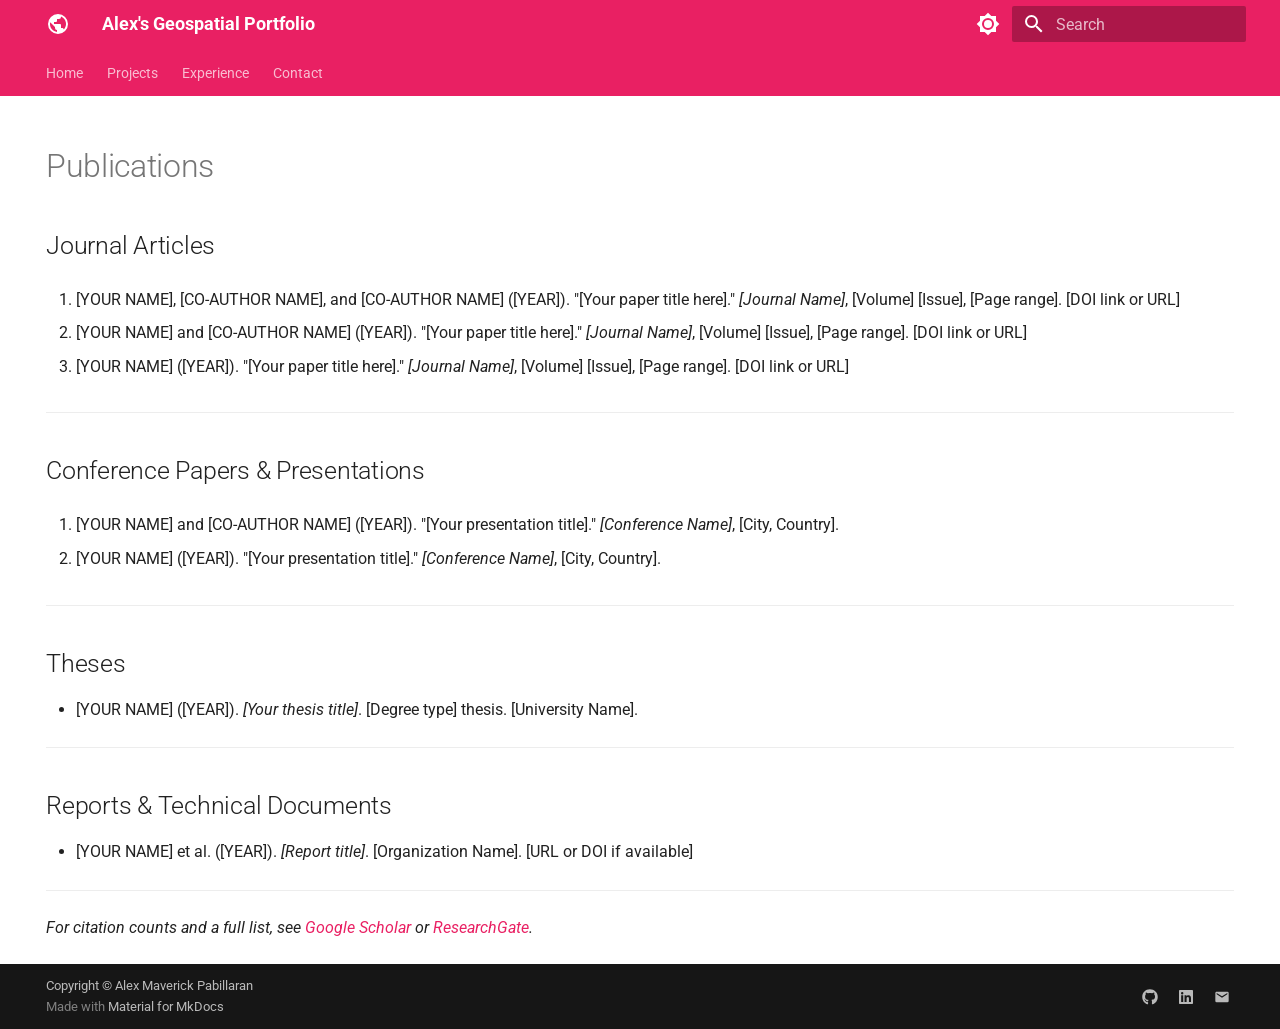
<file: publications/index.html>
<!doctype html>
<html lang="en" class="no-js">
  <head>
    
      <meta charset="utf-8">
      <meta name="viewport" content="width=device-width,initial-scale=1">
      
        <meta name="description" content="Portfolio of Alex Maverick — GIS, Remote Sensing, and Spatial Data Science">
      
      
        <meta name="author" content="Alex Maverick">
      
      
        <link rel="canonical" href="https://alexmaverickp.github.io/publications/">
      
      
      
      
        
      
      
      <link rel="icon" href="../assets/images/favicon.png">
      <meta name="generator" content="mkdocs-1.6.1, mkdocs-material-9.7.6">
    
    
      
        <title>Publications - Alex's Geospatial Portfolio</title>
      
    
    
      <link rel="stylesheet" href="../assets/stylesheets/main.484c7ddc.min.css">
      
        
        <link rel="stylesheet" href="../assets/stylesheets/palette.ab4e12ef.min.css">
      
      


    
    
      
    
    
      
        
        
        <link rel="preconnect" href="https://fonts.gstatic.com" crossorigin>
        <link rel="stylesheet" href="https://fonts.googleapis.com/css?family=Roboto:300,300i,400,400i,700,700i%7CRoboto+Mono:400,400i,700,700i&display=fallback">
        <style>:root{--md-text-font:"Roboto";--md-code-font:"Roboto Mono"}</style>
      
    
    
      <link rel="stylesheet" href="../assets/css/extra.css">
    
    <script>__md_scope=new URL("..",location),__md_hash=e=>[...e].reduce(((e,_)=>(e<<5)-e+_.charCodeAt(0)),0),__md_get=(e,_=localStorage,t=__md_scope)=>JSON.parse(_.getItem(t.pathname+"."+e)),__md_set=(e,_,t=localStorage,a=__md_scope)=>{try{t.setItem(a.pathname+"."+e,JSON.stringify(_))}catch(e){}}</script>
    
      

    
    
  </head>
  
  
    
    
      
    
    
    
    
    <body dir="ltr" data-md-color-scheme="default" data-md-color-primary="pink" data-md-color-accent="green">
  
    
    <input class="md-toggle" data-md-toggle="drawer" type="checkbox" id="__drawer" autocomplete="off">
    <input class="md-toggle" data-md-toggle="search" type="checkbox" id="__search" autocomplete="off">
    <label class="md-overlay" for="__drawer"></label>
    <div data-md-component="skip">
      
        
        <a href="#publications" class="md-skip">
          Skip to content
        </a>
      
    </div>
    <div data-md-component="announce">
      
    </div>
    
    
      

<header class="md-header" data-md-component="header">
  <nav class="md-header__inner md-grid" aria-label="Header">
    <a href=".." title="Alex&#39;s Geospatial Portfolio" class="md-header__button md-logo" aria-label="Alex's Geospatial Portfolio" data-md-component="logo">
      
  
  <svg xmlns="http://www.w3.org/2000/svg" viewBox="0 0 24 24"><path d="M17.9 17.39c-.26-.8-1.01-1.39-1.9-1.39h-1v-3a1 1 0 0 0-1-1H8v-2h2a1 1 0 0 0 1-1V7h2a2 2 0 0 0 2-2v-.41a7.984 7.984 0 0 1 2.9 12.8M11 19.93c-3.95-.49-7-3.85-7-7.93 0-.62.08-1.22.21-1.79L9 15v1a2 2 0 0 0 2 2m1-16A10 10 0 0 0 2 12a10 10 0 0 0 10 10 10 10 0 0 0 10-10A10 10 0 0 0 12 2"/></svg>

    </a>
    <label class="md-header__button md-icon" for="__drawer">
      
      <svg xmlns="http://www.w3.org/2000/svg" viewBox="0 0 24 24"><path d="M3 6h18v2H3zm0 5h18v2H3zm0 5h18v2H3z"/></svg>
    </label>
    <div class="md-header__title" data-md-component="header-title">
      <div class="md-header__ellipsis">
        <div class="md-header__topic">
          <span class="md-ellipsis">
            Alex's Geospatial Portfolio
          </span>
        </div>
        <div class="md-header__topic" data-md-component="header-topic">
          <span class="md-ellipsis">
            
              Publications
            
          </span>
        </div>
      </div>
    </div>
    
      
        <form class="md-header__option" data-md-component="palette">
  
    
    
    
    <input class="md-option" data-md-color-media="" data-md-color-scheme="default" data-md-color-primary="pink" data-md-color-accent="green"  aria-label="Switch to dark mode"  type="radio" name="__palette" id="__palette_0">
    
      <label class="md-header__button md-icon" title="Switch to dark mode" for="__palette_1" hidden>
        <svg xmlns="http://www.w3.org/2000/svg" viewBox="0 0 24 24"><path d="M12 8a4 4 0 0 0-4 4 4 4 0 0 0 4 4 4 4 0 0 0 4-4 4 4 0 0 0-4-4m0 10a6 6 0 0 1-6-6 6 6 0 0 1 6-6 6 6 0 0 1 6 6 6 6 0 0 1-6 6m8-9.31V4h-4.69L12 .69 8.69 4H4v4.69L.69 12 4 15.31V20h4.69L12 23.31 15.31 20H20v-4.69L23.31 12z"/></svg>
      </label>
    
  
    
    
    
    <input class="md-option" data-md-color-media="" data-md-color-scheme="slate" data-md-color-primary="indigo" data-md-color-accent="blue"  aria-label="Switch to light mode"  type="radio" name="__palette" id="__palette_1">
    
      <label class="md-header__button md-icon" title="Switch to light mode" for="__palette_0" hidden>
        <svg xmlns="http://www.w3.org/2000/svg" viewBox="0 0 24 24"><path d="M12 18c-.89 0-1.74-.2-2.5-.55C11.56 16.5 13 14.42 13 12s-1.44-4.5-3.5-5.45C10.26 6.2 11.11 6 12 6a6 6 0 0 1 6 6 6 6 0 0 1-6 6m8-9.31V4h-4.69L12 .69 8.69 4H4v4.69L.69 12 4 15.31V20h4.69L12 23.31 15.31 20H20v-4.69L23.31 12z"/></svg>
      </label>
    
  
</form>
      
    
    
      <script>var palette=__md_get("__palette");if(palette&&palette.color){if("(prefers-color-scheme)"===palette.color.media){var media=matchMedia("(prefers-color-scheme: light)"),input=document.querySelector(media.matches?"[data-md-color-media='(prefers-color-scheme: light)']":"[data-md-color-media='(prefers-color-scheme: dark)']");palette.color.media=input.getAttribute("data-md-color-media"),palette.color.scheme=input.getAttribute("data-md-color-scheme"),palette.color.primary=input.getAttribute("data-md-color-primary"),palette.color.accent=input.getAttribute("data-md-color-accent")}for(var[key,value]of Object.entries(palette.color))document.body.setAttribute("data-md-color-"+key,value)}</script>
    
    
    
      
      
        <label class="md-header__button md-icon" for="__search">
          
          <svg xmlns="http://www.w3.org/2000/svg" viewBox="0 0 24 24"><path d="M9.5 3A6.5 6.5 0 0 1 16 9.5c0 1.61-.59 3.09-1.56 4.23l.27.27h.79l5 5-1.5 1.5-5-5v-.79l-.27-.27A6.52 6.52 0 0 1 9.5 16 6.5 6.5 0 0 1 3 9.5 6.5 6.5 0 0 1 9.5 3m0 2C7 5 5 7 5 9.5S7 14 9.5 14 14 12 14 9.5 12 5 9.5 5"/></svg>
        </label>
        <div class="md-search" data-md-component="search" role="dialog">
  <label class="md-search__overlay" for="__search"></label>
  <div class="md-search__inner" role="search">
    <form class="md-search__form" name="search">
      <input type="text" class="md-search__input" name="query" aria-label="Search" placeholder="Search" autocapitalize="off" autocorrect="off" autocomplete="off" spellcheck="false" data-md-component="search-query" required>
      <label class="md-search__icon md-icon" for="__search">
        
        <svg xmlns="http://www.w3.org/2000/svg" viewBox="0 0 24 24"><path d="M9.5 3A6.5 6.5 0 0 1 16 9.5c0 1.61-.59 3.09-1.56 4.23l.27.27h.79l5 5-1.5 1.5-5-5v-.79l-.27-.27A6.52 6.52 0 0 1 9.5 16 6.5 6.5 0 0 1 3 9.5 6.5 6.5 0 0 1 9.5 3m0 2C7 5 5 7 5 9.5S7 14 9.5 14 14 12 14 9.5 12 5 9.5 5"/></svg>
        
        <svg xmlns="http://www.w3.org/2000/svg" viewBox="0 0 24 24"><path d="M20 11v2H8l5.5 5.5-1.42 1.42L4.16 12l7.92-7.92L13.5 5.5 8 11z"/></svg>
      </label>
      <nav class="md-search__options" aria-label="Search">
        
        <button type="reset" class="md-search__icon md-icon" title="Clear" aria-label="Clear" tabindex="-1">
          
          <svg xmlns="http://www.w3.org/2000/svg" viewBox="0 0 24 24"><path d="M19 6.41 17.59 5 12 10.59 6.41 5 5 6.41 10.59 12 5 17.59 6.41 19 12 13.41 17.59 19 19 17.59 13.41 12z"/></svg>
        </button>
      </nav>
      
    </form>
    <div class="md-search__output">
      <div class="md-search__scrollwrap" tabindex="0" data-md-scrollfix>
        <div class="md-search-result" data-md-component="search-result">
          <div class="md-search-result__meta">
            Initializing search
          </div>
          <ol class="md-search-result__list" role="presentation"></ol>
        </div>
      </div>
    </div>
  </div>
</div>
      
    
    
  </nav>
  
</header>
    
    <div class="md-container" data-md-component="container">
      
      
        
          
            
<nav class="md-tabs" aria-label="Tabs" data-md-component="tabs">
  <div class="md-grid">
    <ul class="md-tabs__list">
      
        
  
  
  
  
    <li class="md-tabs__item">
      <a href=".." class="md-tabs__link">
        
  
  
    
  
  Home

      </a>
    </li>
  

      
        
  
  
  
  
    
    
      <li class="md-tabs__item">
        <a href="../projects/" class="md-tabs__link">
          
  
  
  Projects

        </a>
      </li>
    
  

      
        
  
  
  
  
    <li class="md-tabs__item">
      <a href="../experience/" class="md-tabs__link">
        
  
  
    
  
  Experience

      </a>
    </li>
  

      
        
  
  
  
  
    <li class="md-tabs__item">
      <a href="../contact/" class="md-tabs__link">
        
  
  
    
  
  Contact

      </a>
    </li>
  

      
    </ul>
  </div>
</nav>
          
        
      
      <main class="md-main" data-md-component="main">
        <div class="md-main__inner md-grid">
          
            
              
                
              
              <div class="md-sidebar md-sidebar--primary" data-md-component="sidebar" data-md-type="navigation" hidden>
                <div class="md-sidebar__scrollwrap">
                  <div class="md-sidebar__inner">
                    


  


<nav class="md-nav md-nav--primary md-nav--lifted" aria-label="Navigation" data-md-level="0">
  <label class="md-nav__title" for="__drawer">
    <a href=".." title="Alex&#39;s Geospatial Portfolio" class="md-nav__button md-logo" aria-label="Alex's Geospatial Portfolio" data-md-component="logo">
      
  
  <svg xmlns="http://www.w3.org/2000/svg" viewBox="0 0 24 24"><path d="M17.9 17.39c-.26-.8-1.01-1.39-1.9-1.39h-1v-3a1 1 0 0 0-1-1H8v-2h2a1 1 0 0 0 1-1V7h2a2 2 0 0 0 2-2v-.41a7.984 7.984 0 0 1 2.9 12.8M11 19.93c-3.95-.49-7-3.85-7-7.93 0-.62.08-1.22.21-1.79L9 15v1a2 2 0 0 0 2 2m1-16A10 10 0 0 0 2 12a10 10 0 0 0 10 10 10 10 0 0 0 10-10A10 10 0 0 0 12 2"/></svg>

    </a>
    Alex's Geospatial Portfolio
  </label>
  
  <ul class="md-nav__list" data-md-scrollfix>
    
      
      
  
  
  
  
    <li class="md-nav__item">
      <a href=".." class="md-nav__link">
        
  
  
  <span class="md-ellipsis">
    
  
    Home
  

    
  </span>
  
  

      </a>
    </li>
  

    
      
      
  
  
  
  
    
    
    
    
      
      
    
    
    <li class="md-nav__item md-nav__item--nested">
      
        
        
        <input class="md-nav__toggle md-toggle " type="checkbox" id="__nav_2" >
        
          
          <label class="md-nav__link" for="__nav_2" id="__nav_2_label" tabindex="0">
            
  
  
  <span class="md-ellipsis">
    
  
    Projects
  

    
  </span>
  
  

            <span class="md-nav__icon md-icon"></span>
          </label>
        
        <nav class="md-nav" data-md-level="1" aria-labelledby="__nav_2_label" aria-expanded="false">
          <label class="md-nav__title" for="__nav_2">
            <span class="md-nav__icon md-icon"></span>
            
  
    Projects
  

          </label>
          <ul class="md-nav__list" data-md-scrollfix>
            
              
                
  
  
  
  
    <li class="md-nav__item">
      <a href="../projects/" class="md-nav__link">
        
  
  
  <span class="md-ellipsis">
    
  
    All Projects
  

    
  </span>
  
  

      </a>
    </li>
  

              
            
              
                
  
  
  
  
    <li class="md-nav__item">
      <a href="../projects/water-system-planning/" class="md-nav__link">
        
  
  
  <span class="md-ellipsis">
    
  
    Water System Planning Support Through GIS Mapping, Watershed Analysis, and Hazard Assessment
  

    
  </span>
  
  

      </a>
    </li>
  

              
            
              
                
  
  
  
  
    <li class="md-nav__item">
      <a href="../projects/water-system-development/" class="md-nav__link">
        
  
  
  <span class="md-ellipsis">
    
  
    Watershed Catchment Area Mapping for Microhydro Powerplant Development
  

    
  </span>
  
  

      </a>
    </li>
  

              
            
              
                
  
  
  
  
    <li class="md-nav__item">
      <a href="../projects/pulangui/" class="md-nav__link">
        
  
  
  <span class="md-ellipsis">
    
  
    Nature-based Solution: Proposed Riparian Buffer Restoration and Protection Strategy for Pulangui River Basin, Bukidnon
  

    
  </span>
  
  

      </a>
    </li>
  

              
            
              
                
  
  
  
  
    <li class="md-nav__item">
      <a href="../projects/aws-suitability/" class="md-nav__link">
        
  
  
  <span class="md-ellipsis">
    
  
    Automatic Weather Station Suitability Map
  

    
  </span>
  
  

      </a>
    </li>
  

              
            
              
                
  
  
  
  
    <li class="md-nav__item">
      <a href="../projects/ndvi-tool/" class="md-nav__link">
        
  
  
  <span class="md-ellipsis">
    
  
    Remote Sensing NDVI Tool
  

    
  </span>
  
  

      </a>
    </li>
  

              
            
              
                
  
  
  
  
    <li class="md-nav__item">
      <a href="../projects/unsupervised-classification/" class="md-nav__link">
        
  
  
  <span class="md-ellipsis">
    
  
    Unsupervised Land Cover Classification
  

    
  </span>
  
  

      </a>
    </li>
  

              
            
          </ul>
        </nav>
      
    </li>
  

    
      
      
  
  
  
  
    <li class="md-nav__item">
      <a href="../experience/" class="md-nav__link">
        
  
  
  <span class="md-ellipsis">
    
  
    Experience
  

    
  </span>
  
  

      </a>
    </li>
  

    
      
      
  
  
  
  
    <li class="md-nav__item">
      <a href="../contact/" class="md-nav__link">
        
  
  
  <span class="md-ellipsis">
    
  
    Contact
  

    
  </span>
  
  

      </a>
    </li>
  

    
  </ul>
</nav>
                  </div>
                </div>
              </div>
            
            
              
                
              
              <div class="md-sidebar md-sidebar--secondary" data-md-component="sidebar" data-md-type="toc" hidden>
                <div class="md-sidebar__scrollwrap">
                  <div class="md-sidebar__inner">
                    

<nav class="md-nav md-nav--secondary" aria-label="Table of contents">
  
  
  
    
  
  
    <label class="md-nav__title" for="__toc">
      <span class="md-nav__icon md-icon"></span>
      Table of contents
    </label>
    <ul class="md-nav__list" data-md-component="toc" data-md-scrollfix>
      
        <li class="md-nav__item">
  <a href="#journal-articles" class="md-nav__link">
    <span class="md-ellipsis">
      
        Journal Articles
      
    </span>
  </a>
  
</li>
      
        <li class="md-nav__item">
  <a href="#conference-papers-presentations" class="md-nav__link">
    <span class="md-ellipsis">
      
        Conference Papers &amp; Presentations
      
    </span>
  </a>
  
</li>
      
        <li class="md-nav__item">
  <a href="#theses" class="md-nav__link">
    <span class="md-ellipsis">
      
        Theses
      
    </span>
  </a>
  
</li>
      
        <li class="md-nav__item">
  <a href="#reports-technical-documents" class="md-nav__link">
    <span class="md-ellipsis">
      
        Reports &amp; Technical Documents
      
    </span>
  </a>
  
</li>
      
    </ul>
  
</nav>
                  </div>
                </div>
              </div>
            
          
          
            <div class="md-content" data-md-component="content">
              
              <article class="md-content__inner md-typeset">
                
                  
  




<!--
CHECKLIST FOR THIS PAGE:
- [ ] Replace each [YOUR ...] placeholder with your actual information
- [ ] Add or remove entries in each section as needed
- [ ] Remove sections that are not applicable (e.g., Theses, Conference Presentations)
- [ ] Add DOI or URL links where available
-->

<h1 id="publications">Publications</h1>
<h2 id="journal-articles">Journal Articles</h2>
<ol>
<li>
<p>[YOUR NAME], [CO-AUTHOR NAME], and [CO-AUTHOR NAME] ([YEAR]). "[Your paper title here]." <em>[Journal Name]</em>, [Volume] [Issue], [Page range]. [DOI link or URL]</p>
</li>
<li>
<p>[YOUR NAME] and [CO-AUTHOR NAME] ([YEAR]). "[Your paper title here]." <em>[Journal Name]</em>, [Volume] [Issue], [Page range]. [DOI link or URL]</p>
</li>
<li>
<p>[YOUR NAME] ([YEAR]). "[Your paper title here]." <em>[Journal Name]</em>, [Volume] [Issue], [Page range]. [DOI link or URL]</p>
</li>
</ol>
<hr />
<h2 id="conference-papers-presentations">Conference Papers &amp; Presentations</h2>
<ol>
<li>
<p>[YOUR NAME] and [CO-AUTHOR NAME] ([YEAR]). "[Your presentation title]." <em>[Conference Name]</em>, [City, Country].</p>
</li>
<li>
<p>[YOUR NAME] ([YEAR]). "[Your presentation title]." <em>[Conference Name]</em>, [City, Country].</p>
</li>
</ol>
<hr />
<h2 id="theses">Theses</h2>
<ul>
<li>[YOUR NAME] ([YEAR]). <em>[Your thesis title]</em>. [Degree type] thesis. [University Name].</li>
</ul>
<hr />
<h2 id="reports-technical-documents">Reports &amp; Technical Documents</h2>
<ul>
<li>[YOUR NAME] et al. ([YEAR]). <em>[Report title]</em>. [Organization Name]. [URL or DOI if available]</li>
</ul>
<hr />
<p><em>For citation counts and a full list, see <a href="https://scholar.google.com">Google Scholar</a> or <a href="https://www.researchgate.net">ResearchGate</a>.</em></p>







  
  




  



                
              </article>
            </div>
          
          
<script>var target=document.getElementById(location.hash.slice(1));target&&target.name&&(target.checked=target.name.startsWith("__tabbed_"))</script>
        </div>
        
          <button type="button" class="md-top md-icon" data-md-component="top" hidden>
  
  <svg xmlns="http://www.w3.org/2000/svg" viewBox="0 0 24 24"><path d="M13 20h-2V8l-5.5 5.5-1.42-1.42L12 4.16l7.92 7.92-1.42 1.42L13 8z"/></svg>
  Back to top
</button>
        
      </main>
      
        <footer class="md-footer">
  
  <div class="md-footer-meta md-typeset">
    <div class="md-footer-meta__inner md-grid">
      <div class="md-copyright">
  
    <div class="md-copyright__highlight">
      Copyright &copy; Alex Maverick Pabillaran
    </div>
  
  
    Made with
    <a href="https://squidfunk.github.io/mkdocs-material/" target="_blank" rel="noopener">
      Material for MkDocs
    </a>
  
</div>
      
        
<div class="md-social">
  
    
    
    
    
      
      
    
    <a href="https://github.com/alexmaverickp" target="_blank" rel="noopener" title="github.com" class="md-social__link">
      <svg xmlns="http://www.w3.org/2000/svg" viewBox="0 0 512 512"><!--! Font Awesome Free 7.1.0 by @fontawesome - https://fontawesome.com License - https://fontawesome.com/license/free (Icons: CC BY 4.0, Fonts: SIL OFL 1.1, Code: MIT License) Copyright 2025 Fonticons, Inc.--><path d="M173.9 397.4c0 2-2.3 3.6-5.2 3.6-3.3.3-5.6-1.3-5.6-3.6 0-2 2.3-3.6 5.2-3.6 3-.3 5.6 1.3 5.6 3.6m-31.1-4.5c-.7 2 1.3 4.3 4.3 4.9 2.6 1 5.6 0 6.2-2s-1.3-4.3-4.3-5.2c-2.6-.7-5.5.3-6.2 2.3m44.2-1.7c-2.9.7-4.9 2.6-4.6 4.9.3 2 2.9 3.3 5.9 2.6 2.9-.7 4.9-2.6 4.6-4.6-.3-1.9-3-3.2-5.9-2.9M252.8 8C114.1 8 8 113.3 8 252c0 110.9 69.8 205.8 169.5 239.2 12.8 2.3 17.3-5.6 17.3-12.1 0-6.2-.3-40.4-.3-61.4 0 0-70 15-84.7-29.8 0 0-11.4-29.1-27.8-36.6 0 0-22.9-15.7 1.6-15.4 0 0 24.9 2 38.6 25.8 21.9 38.6 58.6 27.5 72.9 20.9 2.3-16 8.8-27.1 16-33.7-55.9-6.2-112.3-14.3-112.3-110.5 0-27.5 7.6-41.3 23.6-58.9-2.6-6.5-11.1-33.3 2.6-67.9 20.9-6.5 69 27 69 27 20-5.6 41.5-8.5 62.8-8.5s42.8 2.9 62.8 8.5c0 0 48.1-33.6 69-27 13.7 34.7 5.2 61.4 2.6 67.9 16 17.7 25.8 31.5 25.8 58.9 0 96.5-58.9 104.2-114.8 110.5 9.2 7.9 17 22.9 17 46.4 0 33.7-.3 75.4-.3 83.6 0 6.5 4.6 14.4 17.3 12.1C436.2 457.8 504 362.9 504 252 504 113.3 391.5 8 252.8 8M105.2 352.9c-1.3 1-1 3.3.7 5.2 1.6 1.6 3.9 2.3 5.2 1 1.3-1 1-3.3-.7-5.2-1.6-1.6-3.9-2.3-5.2-1m-10.8-8.1c-.7 1.3.3 2.9 2.3 3.9 1.6 1 3.6.7 4.3-.7.7-1.3-.3-2.9-2.3-3.9-2-.6-3.6-.3-4.3.7m32.4 35.6c-1.6 1.3-1 4.3 1.3 6.2 2.3 2.3 5.2 2.6 6.5 1 1.3-1.3.7-4.3-1.3-6.2-2.2-2.3-5.2-2.6-6.5-1m-11.4-14.7c-1.6 1-1.6 3.6 0 5.9s4.3 3.3 5.6 2.3c1.6-1.3 1.6-3.9 0-6.2-1.4-2.3-4-3.3-5.6-2"/></svg>
    </a>
  
    
    
    
    
      
      
    
    <a href="https://linkedin.com/in/alex-m-p/" target="_blank" rel="noopener" title="linkedin.com" class="md-social__link">
      <svg xmlns="http://www.w3.org/2000/svg" viewBox="0 0 448 512"><!--! Font Awesome Free 7.1.0 by @fontawesome - https://fontawesome.com License - https://fontawesome.com/license/free (Icons: CC BY 4.0, Fonts: SIL OFL 1.1, Code: MIT License) Copyright 2025 Fonticons, Inc.--><path d="M416 32H31.9C14.3 32 0 46.5 0 64.3v383.4C0 465.5 14.3 480 31.9 480H416c17.6 0 32-14.5 32-32.3V64.3c0-17.8-14.4-32.3-32-32.3M135.4 416H69V202.2h66.5V416zM102.2 96a38.5 38.5 0 1 1 0 77 38.5 38.5 0 1 1 0-77m282.1 320h-66.4V312c0-24.8-.5-56.7-34.5-56.7-34.6 0-39.9 27-39.9 54.9V416h-66.4V202.2h63.7v29.2h.9c8.9-16.8 30.6-34.5 62.9-34.5 67.2 0 79.7 44.3 79.7 101.9z"/></svg>
    </a>
  
    
    
    
    
    <a href="mailto:alexmaverickpabillaran@gmail.com" target="_blank" rel="noopener" title="" class="md-social__link">
      <svg xmlns="http://www.w3.org/2000/svg" viewBox="0 0 24 24"><path d="m20 8-8 5-8-5V6l8 5 8-5m0-2H4c-1.11 0-2 .89-2 2v12a2 2 0 0 0 2 2h16a2 2 0 0 0 2-2V6a2 2 0 0 0-2-2"/></svg>
    </a>
  
</div>
      
    </div>
  </div>
</footer>
      
    </div>
    <div class="md-dialog" data-md-component="dialog">
      <div class="md-dialog__inner md-typeset"></div>
    </div>
    
    
    
      
      
      <script id="__config" type="application/json">{"annotate": null, "base": "..", "features": ["navigation.tabs", "navigation.top", "content.code.copy"], "search": "../assets/javascripts/workers/search.2c215733.min.js", "tags": null, "translations": {"clipboard.copied": "Copied to clipboard", "clipboard.copy": "Copy to clipboard", "search.result.more.one": "1 more on this page", "search.result.more.other": "# more on this page", "search.result.none": "No matching documents", "search.result.one": "1 matching document", "search.result.other": "# matching documents", "search.result.placeholder": "Type to start searching", "search.result.term.missing": "Missing", "select.version": "Select version"}, "version": null}</script>
    
    
      <script src="../assets/javascripts/bundle.79ae519e.min.js"></script>
      
    
  </body>
</html>
</file>
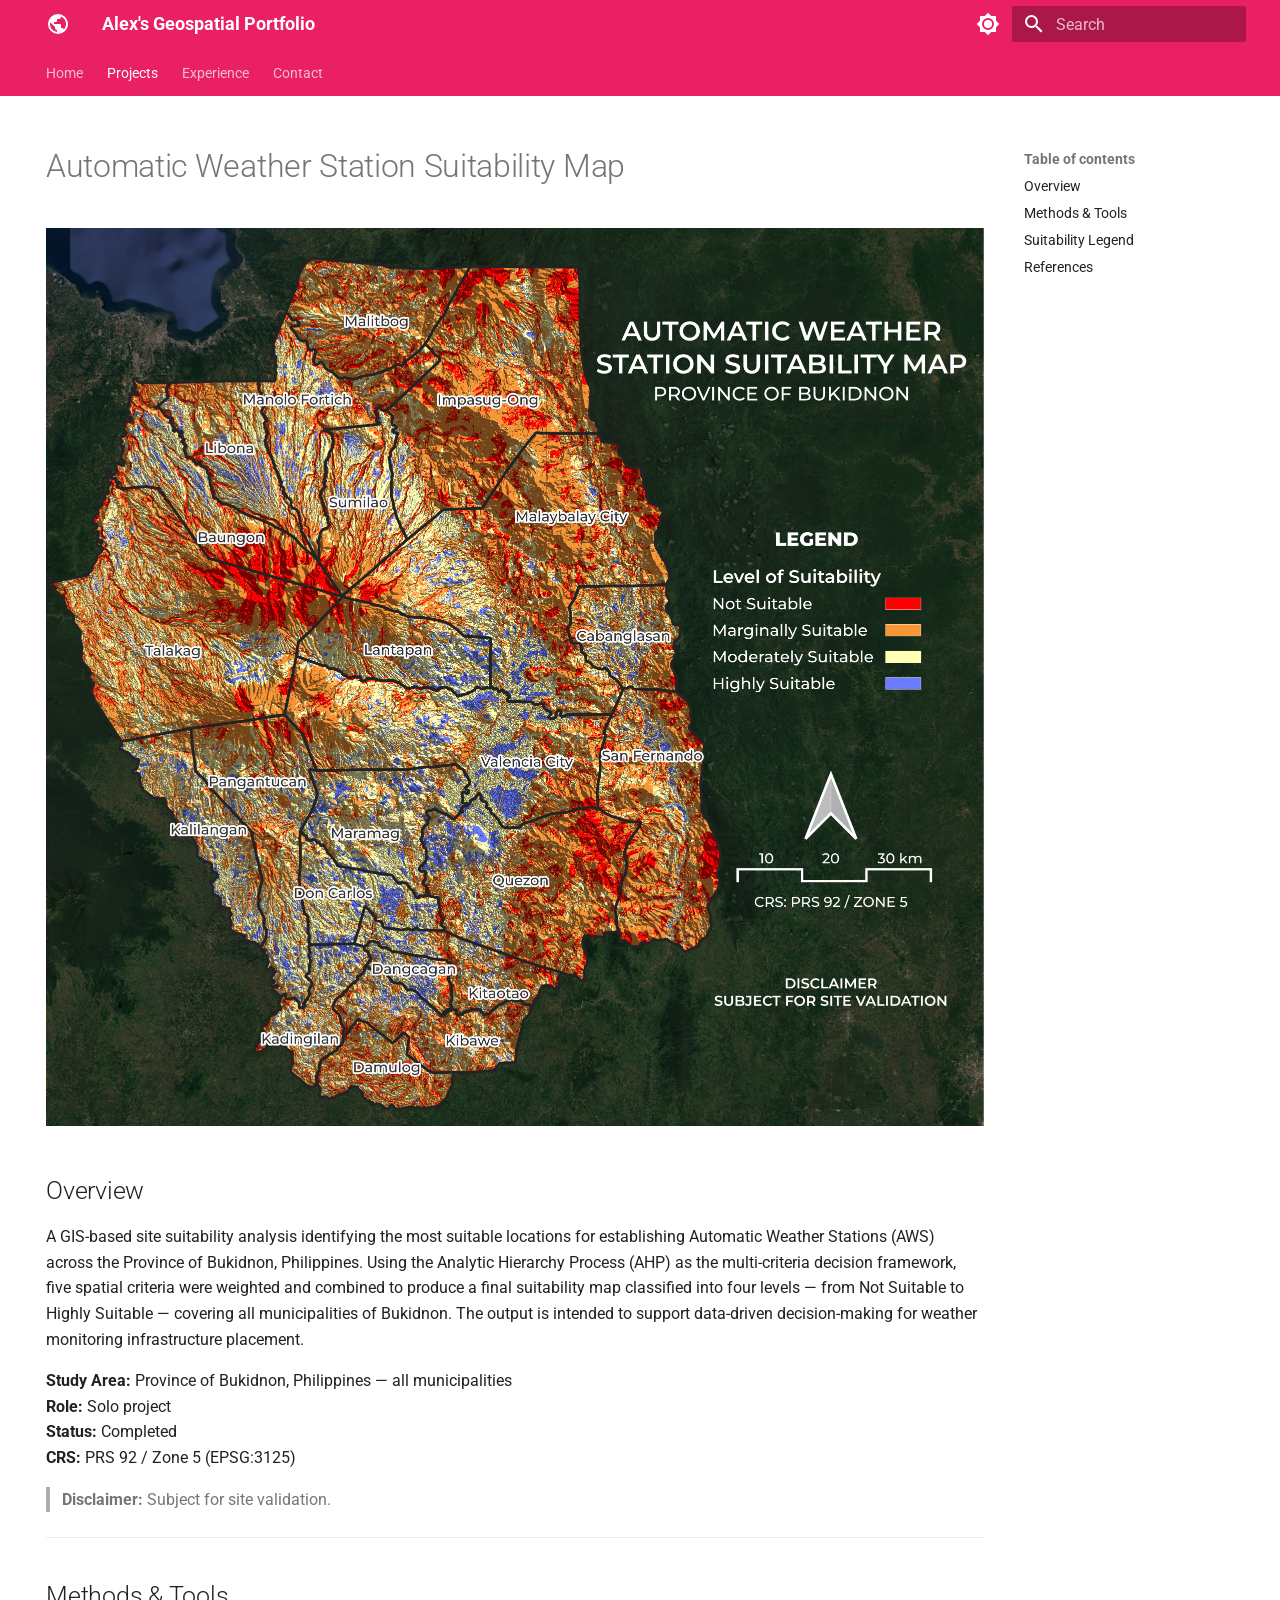
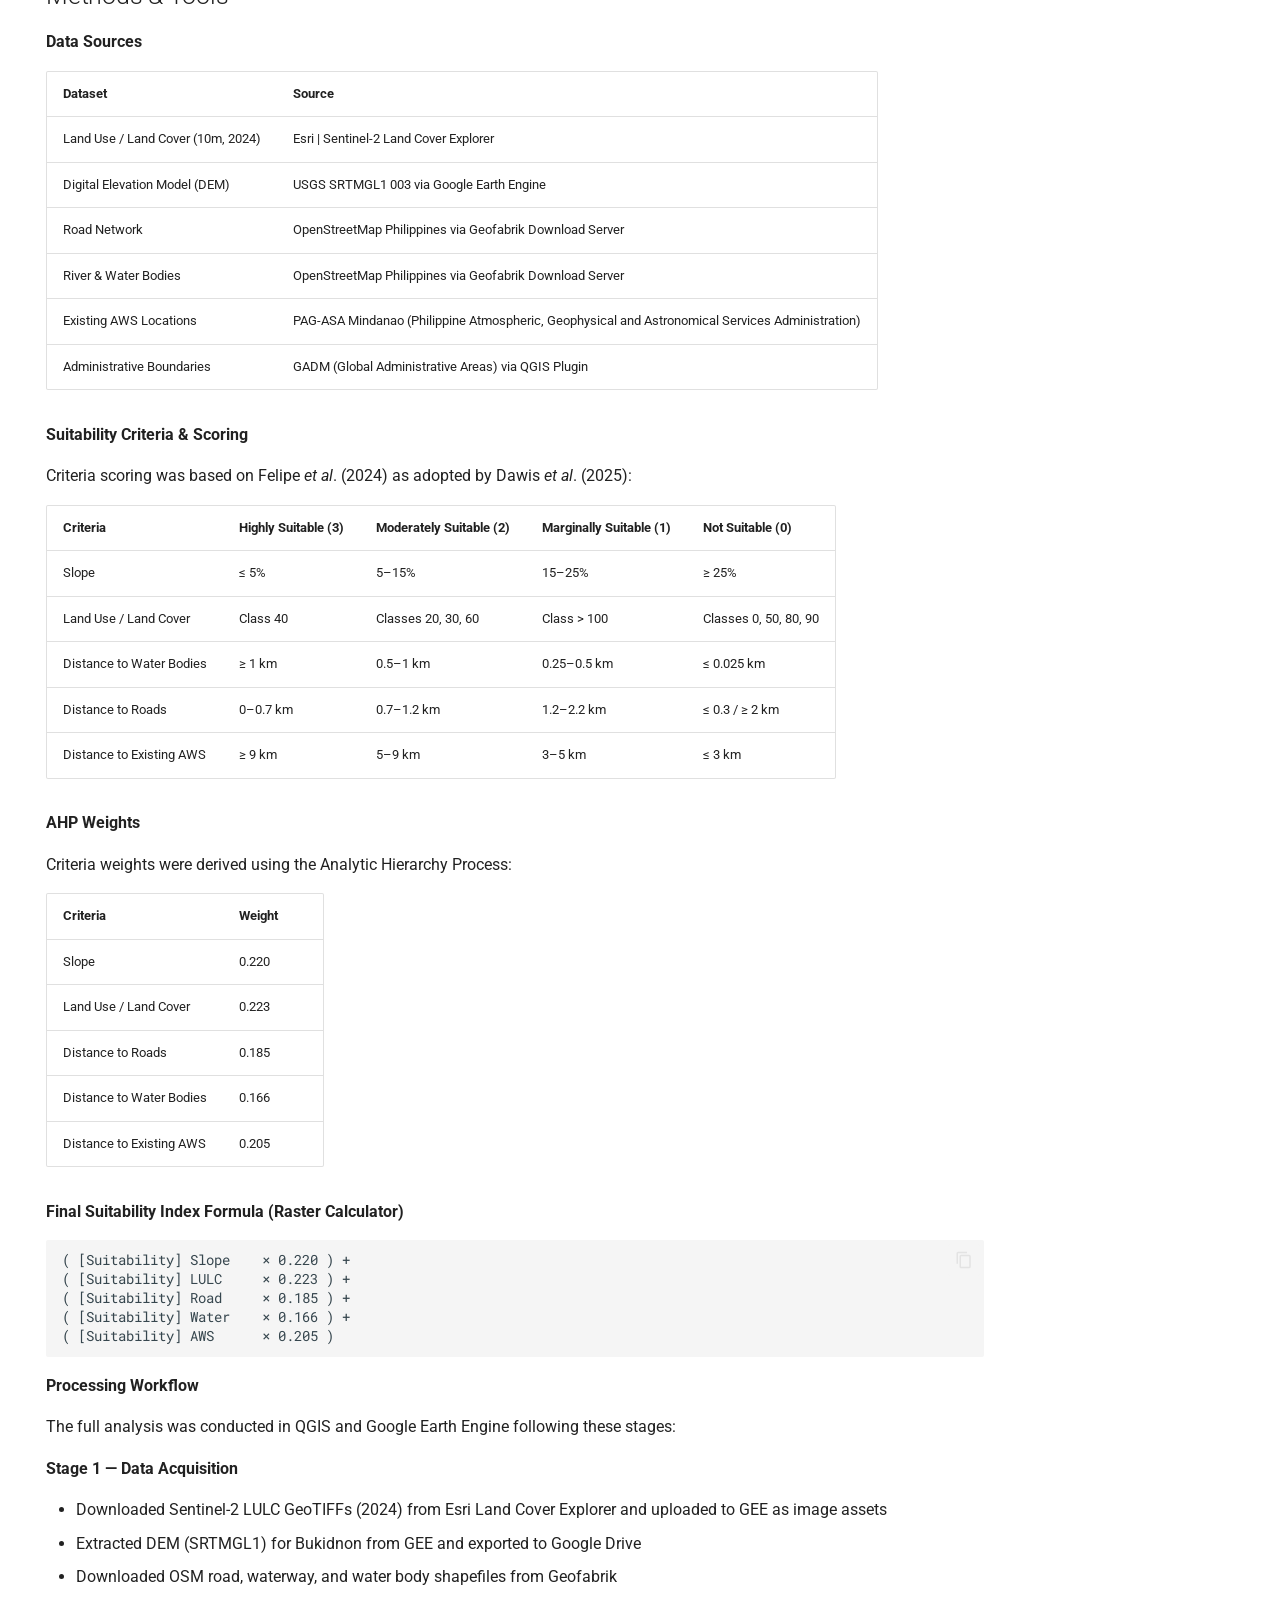
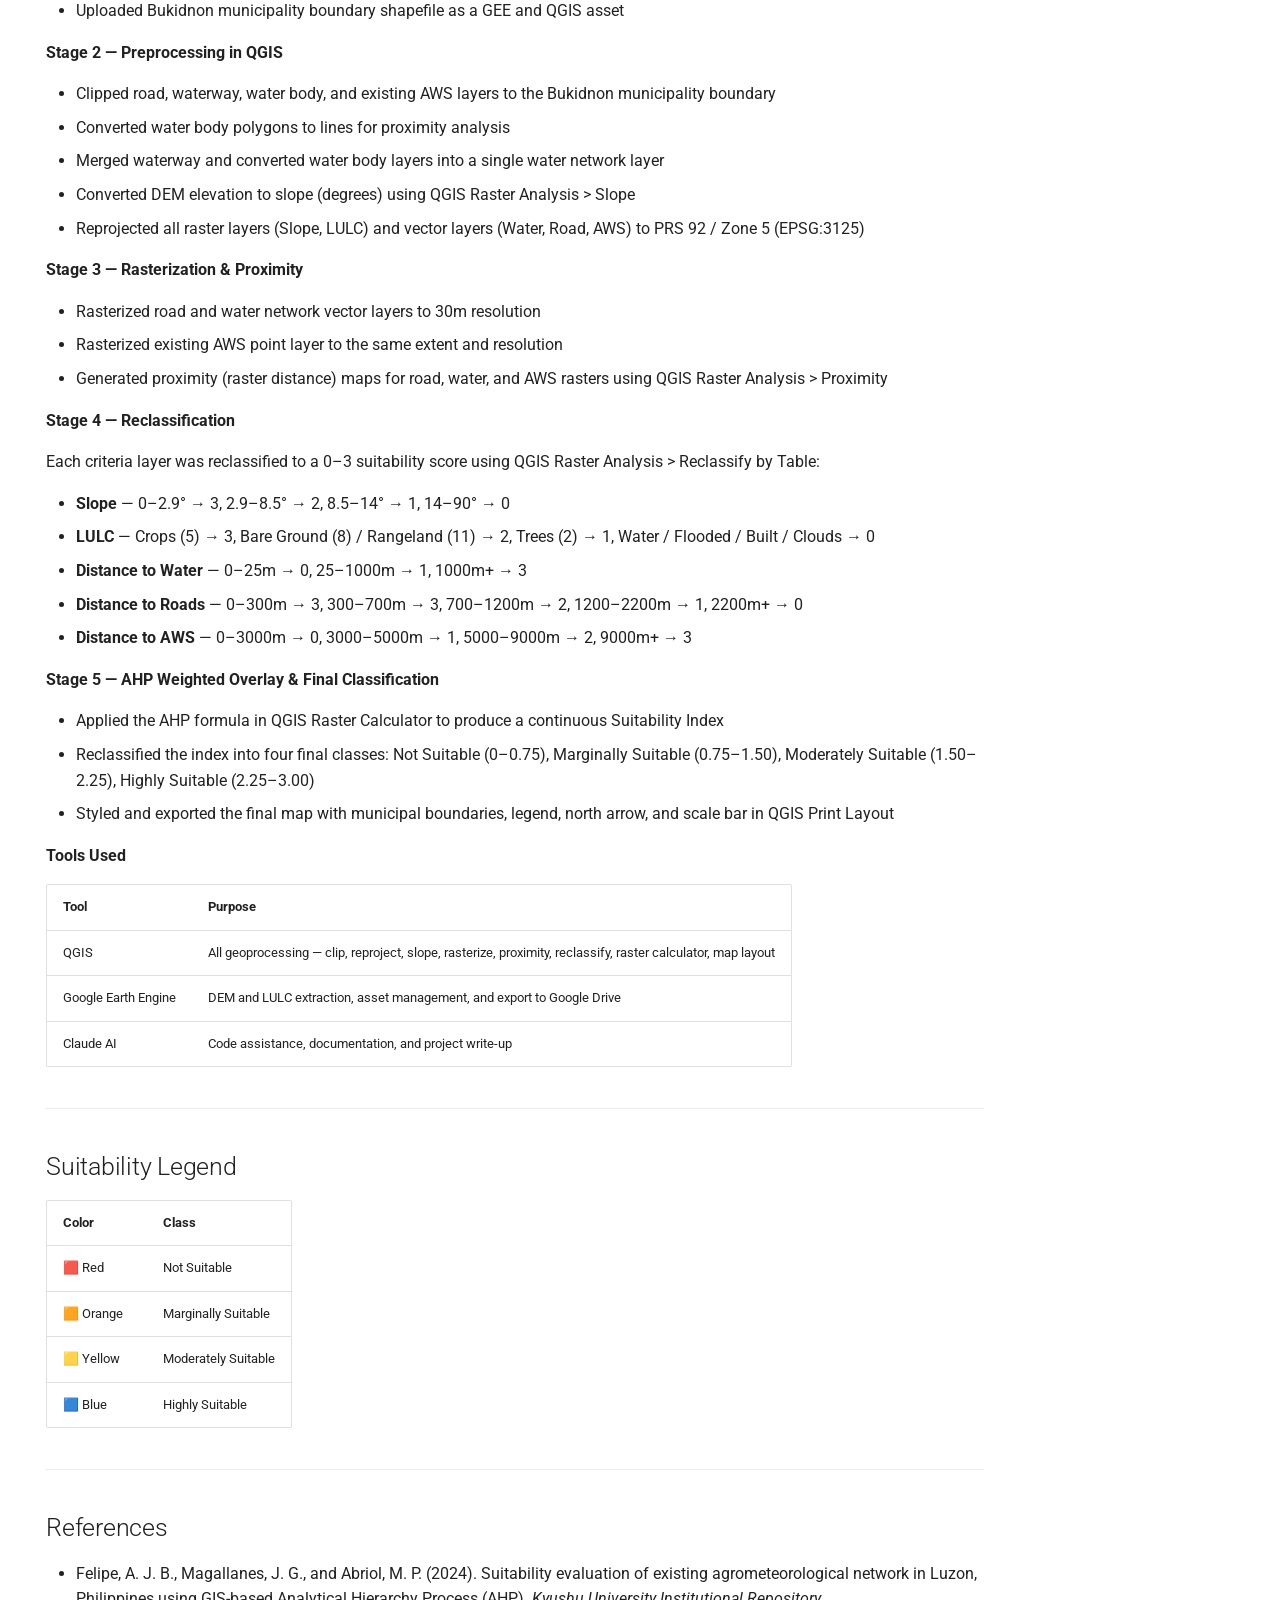
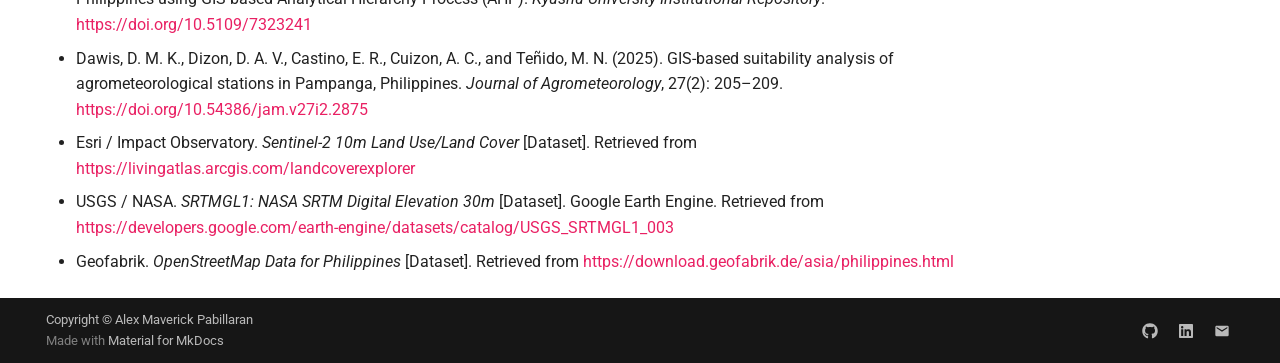
<file: projects/aws-suitability/index.html>
<!doctype html>
<html lang="en" class="no-js">
  <head>
    
      <meta charset="utf-8">
      <meta name="viewport" content="width=device-width,initial-scale=1">
      
        <meta name="description" content="Portfolio of Alex Maverick — GIS, Remote Sensing, and Spatial Data Science">
      
      
        <meta name="author" content="Alex Maverick">
      
      
        <link rel="canonical" href="https://alexmaverickp.github.io/projects/aws-suitability/">
      
      
        <link rel="prev" href="../pulangui/">
      
      
        <link rel="next" href="../ndvi-tool/">
      
      
        
      
      
      <link rel="icon" href="../../assets/images/favicon.png">
      <meta name="generator" content="mkdocs-1.6.1, mkdocs-material-9.7.6">
    
    
      
        <title>Automatic Weather Station Suitability Map - Alex's Geospatial Portfolio</title>
      
    
    
      <link rel="stylesheet" href="../../assets/stylesheets/main.484c7ddc.min.css">
      
        
        <link rel="stylesheet" href="../../assets/stylesheets/palette.ab4e12ef.min.css">
      
      


    
    
      
    
    
      
        
        
        <link rel="preconnect" href="https://fonts.gstatic.com" crossorigin>
        <link rel="stylesheet" href="https://fonts.googleapis.com/css?family=Roboto:300,300i,400,400i,700,700i%7CRoboto+Mono:400,400i,700,700i&display=fallback">
        <style>:root{--md-text-font:"Roboto";--md-code-font:"Roboto Mono"}</style>
      
    
    
      <link rel="stylesheet" href="../../assets/css/extra.css">
    
    <script>__md_scope=new URL("../..",location),__md_hash=e=>[...e].reduce(((e,_)=>(e<<5)-e+_.charCodeAt(0)),0),__md_get=(e,_=localStorage,t=__md_scope)=>JSON.parse(_.getItem(t.pathname+"."+e)),__md_set=(e,_,t=localStorage,a=__md_scope)=>{try{t.setItem(a.pathname+"."+e,JSON.stringify(_))}catch(e){}}</script>
    
      

    
    
  </head>
  
  
    
    
      
    
    
    
    
    <body dir="ltr" data-md-color-scheme="default" data-md-color-primary="pink" data-md-color-accent="green">
  
    
    <input class="md-toggle" data-md-toggle="drawer" type="checkbox" id="__drawer" autocomplete="off">
    <input class="md-toggle" data-md-toggle="search" type="checkbox" id="__search" autocomplete="off">
    <label class="md-overlay" for="__drawer"></label>
    <div data-md-component="skip">
      
        
        <a href="#automatic-weather-station-suitability-map" class="md-skip">
          Skip to content
        </a>
      
    </div>
    <div data-md-component="announce">
      
    </div>
    
    
      

<header class="md-header" data-md-component="header">
  <nav class="md-header__inner md-grid" aria-label="Header">
    <a href="../.." title="Alex&#39;s Geospatial Portfolio" class="md-header__button md-logo" aria-label="Alex's Geospatial Portfolio" data-md-component="logo">
      
  
  <svg xmlns="http://www.w3.org/2000/svg" viewBox="0 0 24 24"><path d="M17.9 17.39c-.26-.8-1.01-1.39-1.9-1.39h-1v-3a1 1 0 0 0-1-1H8v-2h2a1 1 0 0 0 1-1V7h2a2 2 0 0 0 2-2v-.41a7.984 7.984 0 0 1 2.9 12.8M11 19.93c-3.95-.49-7-3.85-7-7.93 0-.62.08-1.22.21-1.79L9 15v1a2 2 0 0 0 2 2m1-16A10 10 0 0 0 2 12a10 10 0 0 0 10 10 10 10 0 0 0 10-10A10 10 0 0 0 12 2"/></svg>

    </a>
    <label class="md-header__button md-icon" for="__drawer">
      
      <svg xmlns="http://www.w3.org/2000/svg" viewBox="0 0 24 24"><path d="M3 6h18v2H3zm0 5h18v2H3zm0 5h18v2H3z"/></svg>
    </label>
    <div class="md-header__title" data-md-component="header-title">
      <div class="md-header__ellipsis">
        <div class="md-header__topic">
          <span class="md-ellipsis">
            Alex's Geospatial Portfolio
          </span>
        </div>
        <div class="md-header__topic" data-md-component="header-topic">
          <span class="md-ellipsis">
            
              Automatic Weather Station Suitability Map
            
          </span>
        </div>
      </div>
    </div>
    
      
        <form class="md-header__option" data-md-component="palette">
  
    
    
    
    <input class="md-option" data-md-color-media="" data-md-color-scheme="default" data-md-color-primary="pink" data-md-color-accent="green"  aria-label="Switch to dark mode"  type="radio" name="__palette" id="__palette_0">
    
      <label class="md-header__button md-icon" title="Switch to dark mode" for="__palette_1" hidden>
        <svg xmlns="http://www.w3.org/2000/svg" viewBox="0 0 24 24"><path d="M12 8a4 4 0 0 0-4 4 4 4 0 0 0 4 4 4 4 0 0 0 4-4 4 4 0 0 0-4-4m0 10a6 6 0 0 1-6-6 6 6 0 0 1 6-6 6 6 0 0 1 6 6 6 6 0 0 1-6 6m8-9.31V4h-4.69L12 .69 8.69 4H4v4.69L.69 12 4 15.31V20h4.69L12 23.31 15.31 20H20v-4.69L23.31 12z"/></svg>
      </label>
    
  
    
    
    
    <input class="md-option" data-md-color-media="" data-md-color-scheme="slate" data-md-color-primary="indigo" data-md-color-accent="blue"  aria-label="Switch to light mode"  type="radio" name="__palette" id="__palette_1">
    
      <label class="md-header__button md-icon" title="Switch to light mode" for="__palette_0" hidden>
        <svg xmlns="http://www.w3.org/2000/svg" viewBox="0 0 24 24"><path d="M12 18c-.89 0-1.74-.2-2.5-.55C11.56 16.5 13 14.42 13 12s-1.44-4.5-3.5-5.45C10.26 6.2 11.11 6 12 6a6 6 0 0 1 6 6 6 6 0 0 1-6 6m8-9.31V4h-4.69L12 .69 8.69 4H4v4.69L.69 12 4 15.31V20h4.69L12 23.31 15.31 20H20v-4.69L23.31 12z"/></svg>
      </label>
    
  
</form>
      
    
    
      <script>var palette=__md_get("__palette");if(palette&&palette.color){if("(prefers-color-scheme)"===palette.color.media){var media=matchMedia("(prefers-color-scheme: light)"),input=document.querySelector(media.matches?"[data-md-color-media='(prefers-color-scheme: light)']":"[data-md-color-media='(prefers-color-scheme: dark)']");palette.color.media=input.getAttribute("data-md-color-media"),palette.color.scheme=input.getAttribute("data-md-color-scheme"),palette.color.primary=input.getAttribute("data-md-color-primary"),palette.color.accent=input.getAttribute("data-md-color-accent")}for(var[key,value]of Object.entries(palette.color))document.body.setAttribute("data-md-color-"+key,value)}</script>
    
    
    
      
      
        <label class="md-header__button md-icon" for="__search">
          
          <svg xmlns="http://www.w3.org/2000/svg" viewBox="0 0 24 24"><path d="M9.5 3A6.5 6.5 0 0 1 16 9.5c0 1.61-.59 3.09-1.56 4.23l.27.27h.79l5 5-1.5 1.5-5-5v-.79l-.27-.27A6.52 6.52 0 0 1 9.5 16 6.5 6.5 0 0 1 3 9.5 6.5 6.5 0 0 1 9.5 3m0 2C7 5 5 7 5 9.5S7 14 9.5 14 14 12 14 9.5 12 5 9.5 5"/></svg>
        </label>
        <div class="md-search" data-md-component="search" role="dialog">
  <label class="md-search__overlay" for="__search"></label>
  <div class="md-search__inner" role="search">
    <form class="md-search__form" name="search">
      <input type="text" class="md-search__input" name="query" aria-label="Search" placeholder="Search" autocapitalize="off" autocorrect="off" autocomplete="off" spellcheck="false" data-md-component="search-query" required>
      <label class="md-search__icon md-icon" for="__search">
        
        <svg xmlns="http://www.w3.org/2000/svg" viewBox="0 0 24 24"><path d="M9.5 3A6.5 6.5 0 0 1 16 9.5c0 1.61-.59 3.09-1.56 4.23l.27.27h.79l5 5-1.5 1.5-5-5v-.79l-.27-.27A6.52 6.52 0 0 1 9.5 16 6.5 6.5 0 0 1 3 9.5 6.5 6.5 0 0 1 9.5 3m0 2C7 5 5 7 5 9.5S7 14 9.5 14 14 12 14 9.5 12 5 9.5 5"/></svg>
        
        <svg xmlns="http://www.w3.org/2000/svg" viewBox="0 0 24 24"><path d="M20 11v2H8l5.5 5.5-1.42 1.42L4.16 12l7.92-7.92L13.5 5.5 8 11z"/></svg>
      </label>
      <nav class="md-search__options" aria-label="Search">
        
        <button type="reset" class="md-search__icon md-icon" title="Clear" aria-label="Clear" tabindex="-1">
          
          <svg xmlns="http://www.w3.org/2000/svg" viewBox="0 0 24 24"><path d="M19 6.41 17.59 5 12 10.59 6.41 5 5 6.41 10.59 12 5 17.59 6.41 19 12 13.41 17.59 19 19 17.59 13.41 12z"/></svg>
        </button>
      </nav>
      
    </form>
    <div class="md-search__output">
      <div class="md-search__scrollwrap" tabindex="0" data-md-scrollfix>
        <div class="md-search-result" data-md-component="search-result">
          <div class="md-search-result__meta">
            Initializing search
          </div>
          <ol class="md-search-result__list" role="presentation"></ol>
        </div>
      </div>
    </div>
  </div>
</div>
      
    
    
  </nav>
  
</header>
    
    <div class="md-container" data-md-component="container">
      
      
        
          
            
<nav class="md-tabs" aria-label="Tabs" data-md-component="tabs">
  <div class="md-grid">
    <ul class="md-tabs__list">
      
        
  
  
  
  
    <li class="md-tabs__item">
      <a href="../.." class="md-tabs__link">
        
  
  
    
  
  Home

      </a>
    </li>
  

      
        
  
  
  
    
  
  
    
    
      <li class="md-tabs__item md-tabs__item--active">
        <a href="../" class="md-tabs__link">
          
  
  
  Projects

        </a>
      </li>
    
  

      
        
  
  
  
  
    <li class="md-tabs__item">
      <a href="../../experience/" class="md-tabs__link">
        
  
  
    
  
  Experience

      </a>
    </li>
  

      
        
  
  
  
  
    <li class="md-tabs__item">
      <a href="../../contact/" class="md-tabs__link">
        
  
  
    
  
  Contact

      </a>
    </li>
  

      
    </ul>
  </div>
</nav>
          
        
      
      <main class="md-main" data-md-component="main">
        <div class="md-main__inner md-grid">
          
            
              
                
              
              <div class="md-sidebar md-sidebar--primary" data-md-component="sidebar" data-md-type="navigation" hidden>
                <div class="md-sidebar__scrollwrap">
                  <div class="md-sidebar__inner">
                    


  


<nav class="md-nav md-nav--primary md-nav--lifted" aria-label="Navigation" data-md-level="0">
  <label class="md-nav__title" for="__drawer">
    <a href="../.." title="Alex&#39;s Geospatial Portfolio" class="md-nav__button md-logo" aria-label="Alex's Geospatial Portfolio" data-md-component="logo">
      
  
  <svg xmlns="http://www.w3.org/2000/svg" viewBox="0 0 24 24"><path d="M17.9 17.39c-.26-.8-1.01-1.39-1.9-1.39h-1v-3a1 1 0 0 0-1-1H8v-2h2a1 1 0 0 0 1-1V7h2a2 2 0 0 0 2-2v-.41a7.984 7.984 0 0 1 2.9 12.8M11 19.93c-3.95-.49-7-3.85-7-7.93 0-.62.08-1.22.21-1.79L9 15v1a2 2 0 0 0 2 2m1-16A10 10 0 0 0 2 12a10 10 0 0 0 10 10 10 10 0 0 0 10-10A10 10 0 0 0 12 2"/></svg>

    </a>
    Alex's Geospatial Portfolio
  </label>
  
  <ul class="md-nav__list" data-md-scrollfix>
    
      
      
  
  
  
  
    <li class="md-nav__item">
      <a href="../.." class="md-nav__link">
        
  
  
  <span class="md-ellipsis">
    
  
    Home
  

    
  </span>
  
  

      </a>
    </li>
  

    
      
      
  
  
    
  
  
  
    
    
    
    
      
        
        
      
      
    
    
    <li class="md-nav__item md-nav__item--active md-nav__item--section md-nav__item--nested">
      
        
        
        <input class="md-nav__toggle md-toggle " type="checkbox" id="__nav_2" checked>
        
          
          <label class="md-nav__link" for="__nav_2" id="__nav_2_label" tabindex="">
            
  
  
  <span class="md-ellipsis">
    
  
    Projects
  

    
  </span>
  
  

            <span class="md-nav__icon md-icon"></span>
          </label>
        
        <nav class="md-nav" data-md-level="1" aria-labelledby="__nav_2_label" aria-expanded="true">
          <label class="md-nav__title" for="__nav_2">
            <span class="md-nav__icon md-icon"></span>
            
  
    Projects
  

          </label>
          <ul class="md-nav__list" data-md-scrollfix>
            
              
                
  
  
  
  
    <li class="md-nav__item">
      <a href="../" class="md-nav__link">
        
  
  
  <span class="md-ellipsis">
    
  
    All Projects
  

    
  </span>
  
  

      </a>
    </li>
  

              
            
              
                
  
  
  
  
    <li class="md-nav__item">
      <a href="../water-system-planning/" class="md-nav__link">
        
  
  
  <span class="md-ellipsis">
    
  
    Water System Planning Support Through GIS Mapping, Watershed Analysis, and Hazard Assessment
  

    
  </span>
  
  

      </a>
    </li>
  

              
            
              
                
  
  
  
  
    <li class="md-nav__item">
      <a href="../water-system-development/" class="md-nav__link">
        
  
  
  <span class="md-ellipsis">
    
  
    Watershed Catchment Area Mapping for Microhydro Powerplant Development
  

    
  </span>
  
  

      </a>
    </li>
  

              
            
              
                
  
  
  
  
    <li class="md-nav__item">
      <a href="../pulangui/" class="md-nav__link">
        
  
  
  <span class="md-ellipsis">
    
  
    Nature-based Solution: Proposed Riparian Buffer Restoration and Protection Strategy for Pulangui River Basin, Bukidnon
  

    
  </span>
  
  

      </a>
    </li>
  

              
            
              
                
  
  
    
  
  
  
    <li class="md-nav__item md-nav__item--active">
      
      <input class="md-nav__toggle md-toggle" type="checkbox" id="__toc">
      
      
        
      
      
        <label class="md-nav__link md-nav__link--active" for="__toc">
          
  
  
  <span class="md-ellipsis">
    
  
    Automatic Weather Station Suitability Map
  

    
  </span>
  
  

          <span class="md-nav__icon md-icon"></span>
        </label>
      
      <a href="./" class="md-nav__link md-nav__link--active">
        
  
  
  <span class="md-ellipsis">
    
  
    Automatic Weather Station Suitability Map
  

    
  </span>
  
  

      </a>
      
        

<nav class="md-nav md-nav--secondary" aria-label="Table of contents">
  
  
  
    
  
  
    <label class="md-nav__title" for="__toc">
      <span class="md-nav__icon md-icon"></span>
      Table of contents
    </label>
    <ul class="md-nav__list" data-md-component="toc" data-md-scrollfix>
      
        <li class="md-nav__item">
  <a href="#overview" class="md-nav__link">
    <span class="md-ellipsis">
      
        Overview
      
    </span>
  </a>
  
</li>
      
        <li class="md-nav__item">
  <a href="#methods-tools" class="md-nav__link">
    <span class="md-ellipsis">
      
        Methods &amp; Tools
      
    </span>
  </a>
  
</li>
      
        <li class="md-nav__item">
  <a href="#suitability-legend" class="md-nav__link">
    <span class="md-ellipsis">
      
        Suitability Legend
      
    </span>
  </a>
  
</li>
      
        <li class="md-nav__item">
  <a href="#references" class="md-nav__link">
    <span class="md-ellipsis">
      
        References
      
    </span>
  </a>
  
</li>
      
    </ul>
  
</nav>
      
    </li>
  

              
            
              
                
  
  
  
  
    <li class="md-nav__item">
      <a href="../ndvi-tool/" class="md-nav__link">
        
  
  
  <span class="md-ellipsis">
    
  
    Remote Sensing NDVI Tool
  

    
  </span>
  
  

      </a>
    </li>
  

              
            
              
                
  
  
  
  
    <li class="md-nav__item">
      <a href="../unsupervised-classification/" class="md-nav__link">
        
  
  
  <span class="md-ellipsis">
    
  
    Unsupervised Land Cover Classification
  

    
  </span>
  
  

      </a>
    </li>
  

              
            
          </ul>
        </nav>
      
    </li>
  

    
      
      
  
  
  
  
    <li class="md-nav__item">
      <a href="../../experience/" class="md-nav__link">
        
  
  
  <span class="md-ellipsis">
    
  
    Experience
  

    
  </span>
  
  

      </a>
    </li>
  

    
      
      
  
  
  
  
    <li class="md-nav__item">
      <a href="../../contact/" class="md-nav__link">
        
  
  
  <span class="md-ellipsis">
    
  
    Contact
  

    
  </span>
  
  

      </a>
    </li>
  

    
  </ul>
</nav>
                  </div>
                </div>
              </div>
            
            
              
                
              
              <div class="md-sidebar md-sidebar--secondary" data-md-component="sidebar" data-md-type="toc" >
                <div class="md-sidebar__scrollwrap">
                  <div class="md-sidebar__inner">
                    

<nav class="md-nav md-nav--secondary" aria-label="Table of contents">
  
  
  
    
  
  
    <label class="md-nav__title" for="__toc">
      <span class="md-nav__icon md-icon"></span>
      Table of contents
    </label>
    <ul class="md-nav__list" data-md-component="toc" data-md-scrollfix>
      
        <li class="md-nav__item">
  <a href="#overview" class="md-nav__link">
    <span class="md-ellipsis">
      
        Overview
      
    </span>
  </a>
  
</li>
      
        <li class="md-nav__item">
  <a href="#methods-tools" class="md-nav__link">
    <span class="md-ellipsis">
      
        Methods &amp; Tools
      
    </span>
  </a>
  
</li>
      
        <li class="md-nav__item">
  <a href="#suitability-legend" class="md-nav__link">
    <span class="md-ellipsis">
      
        Suitability Legend
      
    </span>
  </a>
  
</li>
      
        <li class="md-nav__item">
  <a href="#references" class="md-nav__link">
    <span class="md-ellipsis">
      
        References
      
    </span>
  </a>
  
</li>
      
    </ul>
  
</nav>
                  </div>
                </div>
              </div>
            
          
          
            <div class="md-content" data-md-component="content">
              
              <article class="md-content__inner md-typeset">
                
                  
  




<h1 id="automatic-weather-station-suitability-map">Automatic Weather Station Suitability Map</h1>
<p><img alt="Automatic Weather Station Suitability Map – Province of Bukidnon" src="../../assets/images/AWS_Hillshade.png" /></p>
<h2 id="overview">Overview</h2>
<p>A GIS-based site suitability analysis identifying the most suitable locations for establishing Automatic Weather Stations (AWS) across the Province of Bukidnon, Philippines. Using the Analytic Hierarchy Process (AHP) as the multi-criteria decision framework, five spatial criteria were weighted and combined to produce a final suitability map classified into four levels — from Not Suitable to Highly Suitable — covering all municipalities of Bukidnon. The output is intended to support data-driven decision-making for weather monitoring infrastructure placement.</p>
<p><strong>Study Area:</strong> Province of Bukidnon, Philippines — all municipalities<br />
<strong>Role:</strong> Solo project<br />
<strong>Status:</strong> Completed<br />
<strong>CRS:</strong> PRS 92 / Zone 5 (EPSG:3125)</p>
<blockquote>
<p><strong>Disclaimer:</strong> Subject for site validation.</p>
</blockquote>
<hr />
<h2 id="methods-tools">Methods &amp; Tools</h2>
<p><strong>Data Sources</strong></p>
<table>
<thead>
<tr>
<th>Dataset</th>
<th>Source</th>
</tr>
</thead>
<tbody>
<tr>
<td>Land Use / Land Cover (10m, 2024)</td>
<td>Esri | Sentinel-2 Land Cover Explorer</td>
</tr>
<tr>
<td>Digital Elevation Model (DEM)</td>
<td>USGS SRTMGL1 003 via Google Earth Engine</td>
</tr>
<tr>
<td>Road Network</td>
<td>OpenStreetMap Philippines via Geofabrik Download Server</td>
</tr>
<tr>
<td>River &amp; Water Bodies</td>
<td>OpenStreetMap Philippines via Geofabrik Download Server</td>
</tr>
<tr>
<td>Existing AWS Locations</td>
<td>PAG-ASA Mindanao (Philippine Atmospheric, Geophysical and Astronomical Services Administration)</td>
</tr>
<tr>
<td>Administrative Boundaries</td>
<td>GADM (Global Administrative Areas) via QGIS Plugin</td>
</tr>
</tbody>
</table>
<p><strong>Suitability Criteria &amp; Scoring</strong></p>
<p>Criteria scoring was based on Felipe <em>et al</em>. (2024) as adopted by Dawis <em>et al</em>. (2025):</p>
<table>
<thead>
<tr>
<th>Criteria</th>
<th>Highly Suitable (3)</th>
<th>Moderately Suitable (2)</th>
<th>Marginally Suitable (1)</th>
<th>Not Suitable (0)</th>
</tr>
</thead>
<tbody>
<tr>
<td>Slope</td>
<td>≤ 5%</td>
<td>5–15%</td>
<td>15–25%</td>
<td>≥ 25%</td>
</tr>
<tr>
<td>Land Use / Land Cover</td>
<td>Class 40</td>
<td>Classes 20, 30, 60</td>
<td>Class &gt; 100</td>
<td>Classes 0, 50, 80, 90</td>
</tr>
<tr>
<td>Distance to Water Bodies</td>
<td>≥ 1 km</td>
<td>0.5–1 km</td>
<td>0.25–0.5 km</td>
<td>≤ 0.025 km</td>
</tr>
<tr>
<td>Distance to Roads</td>
<td>0–0.7 km</td>
<td>0.7–1.2 km</td>
<td>1.2–2.2 km</td>
<td>≤ 0.3 / ≥ 2 km</td>
</tr>
<tr>
<td>Distance to Existing AWS</td>
<td>≥ 9 km</td>
<td>5–9 km</td>
<td>3–5 km</td>
<td>≤ 3 km</td>
</tr>
</tbody>
</table>
<p><strong>AHP Weights</strong></p>
<p>Criteria weights were derived using the Analytic Hierarchy Process:</p>
<table>
<thead>
<tr>
<th>Criteria</th>
<th>Weight</th>
</tr>
</thead>
<tbody>
<tr>
<td>Slope</td>
<td>0.220</td>
</tr>
<tr>
<td>Land Use / Land Cover</td>
<td>0.223</td>
</tr>
<tr>
<td>Distance to Roads</td>
<td>0.185</td>
</tr>
<tr>
<td>Distance to Water Bodies</td>
<td>0.166</td>
</tr>
<tr>
<td>Distance to Existing AWS</td>
<td>0.205</td>
</tr>
</tbody>
</table>
<p><strong>Final Suitability Index Formula (Raster Calculator)</strong></p>
<div class="highlight"><pre><span></span><code>( [Suitability] Slope    × 0.220 ) +
( [Suitability] LULC     × 0.223 ) +
( [Suitability] Road     × 0.185 ) +
( [Suitability] Water    × 0.166 ) +
( [Suitability] AWS      × 0.205 )
</code></pre></div>
<p><strong>Processing Workflow</strong></p>
<p>The full analysis was conducted in QGIS and Google Earth Engine following these stages:</p>
<p><strong>Stage 1 — Data Acquisition</strong></p>
<ul>
<li>Downloaded Sentinel-2 LULC GeoTIFFs (2024) from Esri Land Cover Explorer and uploaded to GEE as image assets</li>
<li>Extracted DEM (SRTMGL1) for Bukidnon from GEE and exported to Google Drive</li>
<li>Downloaded OSM road, waterway, and water body shapefiles from Geofabrik</li>
<li>Uploaded Bukidnon municipality boundary shapefile as a GEE and QGIS asset</li>
</ul>
<p><strong>Stage 2 — Preprocessing in QGIS</strong></p>
<ul>
<li>Clipped road, waterway, water body, and existing AWS layers to the Bukidnon municipality boundary</li>
<li>Converted water body polygons to lines for proximity analysis</li>
<li>Merged waterway and converted water body layers into a single water network layer</li>
<li>Converted DEM elevation to slope (degrees) using QGIS Raster Analysis &gt; Slope</li>
<li>Reprojected all raster layers (Slope, LULC) and vector layers (Water, Road, AWS) to PRS 92 / Zone 5 (EPSG:3125)</li>
</ul>
<p><strong>Stage 3 — Rasterization &amp; Proximity</strong></p>
<ul>
<li>Rasterized road and water network vector layers to 30m resolution</li>
<li>Rasterized existing AWS point layer to the same extent and resolution</li>
<li>Generated proximity (raster distance) maps for road, water, and AWS rasters using QGIS Raster Analysis &gt; Proximity</li>
</ul>
<p><strong>Stage 4 — Reclassification</strong></p>
<p>Each criteria layer was reclassified to a 0–3 suitability score using QGIS Raster Analysis &gt; Reclassify by Table:</p>
<ul>
<li><strong>Slope</strong> — 0–2.9° → 3, 2.9–8.5° → 2, 8.5–14° → 1, 14–90° → 0</li>
<li><strong>LULC</strong> — Crops (5) → 3, Bare Ground (8) / Rangeland (11) → 2, Trees (2) → 1, Water / Flooded / Built / Clouds → 0</li>
<li><strong>Distance to Water</strong> — 0–25m → 0, 25–1000m → 1, 1000m+ → 3</li>
<li><strong>Distance to Roads</strong> — 0–300m → 3, 300–700m → 3, 700–1200m → 2, 1200–2200m → 1, 2200m+ → 0</li>
<li><strong>Distance to AWS</strong> — 0–3000m → 0, 3000–5000m → 1, 5000–9000m → 2, 9000m+ → 3</li>
</ul>
<p><strong>Stage 5 — AHP Weighted Overlay &amp; Final Classification</strong></p>
<ul>
<li>Applied the AHP formula in QGIS Raster Calculator to produce a continuous Suitability Index</li>
<li>Reclassified the index into four final classes: Not Suitable (0–0.75), Marginally Suitable (0.75–1.50), Moderately Suitable (1.50–2.25), Highly Suitable (2.25–3.00)</li>
<li>Styled and exported the final map with municipal boundaries, legend, north arrow, and scale bar in QGIS Print Layout</li>
</ul>
<p><strong>Tools Used</strong></p>
<table>
<thead>
<tr>
<th>Tool</th>
<th>Purpose</th>
</tr>
</thead>
<tbody>
<tr>
<td>QGIS</td>
<td>All geoprocessing — clip, reproject, slope, rasterize, proximity, reclassify, raster calculator, map layout</td>
</tr>
<tr>
<td>Google Earth Engine</td>
<td>DEM and LULC extraction, asset management, and export to Google Drive</td>
</tr>
<tr>
<td>Claude AI</td>
<td>Code assistance, documentation, and project write-up</td>
</tr>
</tbody>
</table>
<hr />
<h2 id="suitability-legend">Suitability Legend</h2>
<table>
<thead>
<tr>
<th>Color</th>
<th>Class</th>
</tr>
</thead>
<tbody>
<tr>
<td>🟥 Red</td>
<td>Not Suitable</td>
</tr>
<tr>
<td>🟧 Orange</td>
<td>Marginally Suitable</td>
</tr>
<tr>
<td>🟨 Yellow</td>
<td>Moderately Suitable</td>
</tr>
<tr>
<td>🟦 Blue</td>
<td>Highly Suitable</td>
</tr>
</tbody>
</table>
<hr />
<h2 id="references">References</h2>
<ul>
<li>Felipe, A. J. B., Magallanes, J. G., and Abriol, M. P. (2024). Suitability evaluation of existing agrometeorological network in Luzon, Philippines using GIS-based Analytical Hierarchy Process (AHP). <em>Kyushu University Institutional Repository</em>. <a href="https://doi.org/10.5109/7323241">https://doi.org/10.5109/7323241</a></li>
<li>Dawis, D. M. K., Dizon, D. A. V., Castino, E. R., Cuizon, A. C., and Teñido, M. N. (2025). GIS-based suitability analysis of agrometeorological stations in Pampanga, Philippines. <em>Journal of Agrometeorology</em>, 27(2): 205–209. <a href="https://doi.org/10.54386/jam.v27i2.2875">https://doi.org/10.54386/jam.v27i2.2875</a></li>
<li>Esri / Impact Observatory. <em>Sentinel-2 10m Land Use/Land Cover</em> [Dataset]. Retrieved from <a href="https://livingatlas.arcgis.com/landcoverexplorer">https://livingatlas.arcgis.com/landcoverexplorer</a></li>
<li>USGS / NASA. <em>SRTMGL1: NASA SRTM Digital Elevation 30m</em> [Dataset]. Google Earth Engine. Retrieved from <a href="https://developers.google.com/earth-engine/datasets/catalog/USGS_SRTMGL1_003">https://developers.google.com/earth-engine/datasets/catalog/USGS_SRTMGL1_003</a></li>
<li>Geofabrik. <em>OpenStreetMap Data for Philippines</em> [Dataset]. Retrieved from <a href="https://download.geofabrik.de/asia/philippines.html">https://download.geofabrik.de/asia/philippines.html</a></li>
</ul>







  
  




  



                
              </article>
            </div>
          
          
<script>var target=document.getElementById(location.hash.slice(1));target&&target.name&&(target.checked=target.name.startsWith("__tabbed_"))</script>
        </div>
        
          <button type="button" class="md-top md-icon" data-md-component="top" hidden>
  
  <svg xmlns="http://www.w3.org/2000/svg" viewBox="0 0 24 24"><path d="M13 20h-2V8l-5.5 5.5-1.42-1.42L12 4.16l7.92 7.92-1.42 1.42L13 8z"/></svg>
  Back to top
</button>
        
      </main>
      
        <footer class="md-footer">
  
  <div class="md-footer-meta md-typeset">
    <div class="md-footer-meta__inner md-grid">
      <div class="md-copyright">
  
    <div class="md-copyright__highlight">
      Copyright &copy; Alex Maverick Pabillaran
    </div>
  
  
    Made with
    <a href="https://squidfunk.github.io/mkdocs-material/" target="_blank" rel="noopener">
      Material for MkDocs
    </a>
  
</div>
      
        
<div class="md-social">
  
    
    
    
    
      
      
    
    <a href="https://github.com/alexmaverickp" target="_blank" rel="noopener" title="github.com" class="md-social__link">
      <svg xmlns="http://www.w3.org/2000/svg" viewBox="0 0 512 512"><!--! Font Awesome Free 7.1.0 by @fontawesome - https://fontawesome.com License - https://fontawesome.com/license/free (Icons: CC BY 4.0, Fonts: SIL OFL 1.1, Code: MIT License) Copyright 2025 Fonticons, Inc.--><path d="M173.9 397.4c0 2-2.3 3.6-5.2 3.6-3.3.3-5.6-1.3-5.6-3.6 0-2 2.3-3.6 5.2-3.6 3-.3 5.6 1.3 5.6 3.6m-31.1-4.5c-.7 2 1.3 4.3 4.3 4.9 2.6 1 5.6 0 6.2-2s-1.3-4.3-4.3-5.2c-2.6-.7-5.5.3-6.2 2.3m44.2-1.7c-2.9.7-4.9 2.6-4.6 4.9.3 2 2.9 3.3 5.9 2.6 2.9-.7 4.9-2.6 4.6-4.6-.3-1.9-3-3.2-5.9-2.9M252.8 8C114.1 8 8 113.3 8 252c0 110.9 69.8 205.8 169.5 239.2 12.8 2.3 17.3-5.6 17.3-12.1 0-6.2-.3-40.4-.3-61.4 0 0-70 15-84.7-29.8 0 0-11.4-29.1-27.8-36.6 0 0-22.9-15.7 1.6-15.4 0 0 24.9 2 38.6 25.8 21.9 38.6 58.6 27.5 72.9 20.9 2.3-16 8.8-27.1 16-33.7-55.9-6.2-112.3-14.3-112.3-110.5 0-27.5 7.6-41.3 23.6-58.9-2.6-6.5-11.1-33.3 2.6-67.9 20.9-6.5 69 27 69 27 20-5.6 41.5-8.5 62.8-8.5s42.8 2.9 62.8 8.5c0 0 48.1-33.6 69-27 13.7 34.7 5.2 61.4 2.6 67.9 16 17.7 25.8 31.5 25.8 58.9 0 96.5-58.9 104.2-114.8 110.5 9.2 7.9 17 22.9 17 46.4 0 33.7-.3 75.4-.3 83.6 0 6.5 4.6 14.4 17.3 12.1C436.2 457.8 504 362.9 504 252 504 113.3 391.5 8 252.8 8M105.2 352.9c-1.3 1-1 3.3.7 5.2 1.6 1.6 3.9 2.3 5.2 1 1.3-1 1-3.3-.7-5.2-1.6-1.6-3.9-2.3-5.2-1m-10.8-8.1c-.7 1.3.3 2.9 2.3 3.9 1.6 1 3.6.7 4.3-.7.7-1.3-.3-2.9-2.3-3.9-2-.6-3.6-.3-4.3.7m32.4 35.6c-1.6 1.3-1 4.3 1.3 6.2 2.3 2.3 5.2 2.6 6.5 1 1.3-1.3.7-4.3-1.3-6.2-2.2-2.3-5.2-2.6-6.5-1m-11.4-14.7c-1.6 1-1.6 3.6 0 5.9s4.3 3.3 5.6 2.3c1.6-1.3 1.6-3.9 0-6.2-1.4-2.3-4-3.3-5.6-2"/></svg>
    </a>
  
    
    
    
    
      
      
    
    <a href="https://linkedin.com/in/alex-m-p/" target="_blank" rel="noopener" title="linkedin.com" class="md-social__link">
      <svg xmlns="http://www.w3.org/2000/svg" viewBox="0 0 448 512"><!--! Font Awesome Free 7.1.0 by @fontawesome - https://fontawesome.com License - https://fontawesome.com/license/free (Icons: CC BY 4.0, Fonts: SIL OFL 1.1, Code: MIT License) Copyright 2025 Fonticons, Inc.--><path d="M416 32H31.9C14.3 32 0 46.5 0 64.3v383.4C0 465.5 14.3 480 31.9 480H416c17.6 0 32-14.5 32-32.3V64.3c0-17.8-14.4-32.3-32-32.3M135.4 416H69V202.2h66.5V416zM102.2 96a38.5 38.5 0 1 1 0 77 38.5 38.5 0 1 1 0-77m282.1 320h-66.4V312c0-24.8-.5-56.7-34.5-56.7-34.6 0-39.9 27-39.9 54.9V416h-66.4V202.2h63.7v29.2h.9c8.9-16.8 30.6-34.5 62.9-34.5 67.2 0 79.7 44.3 79.7 101.9z"/></svg>
    </a>
  
    
    
    
    
    <a href="mailto:alexmaverickpabillaran@gmail.com" target="_blank" rel="noopener" title="" class="md-social__link">
      <svg xmlns="http://www.w3.org/2000/svg" viewBox="0 0 24 24"><path d="m20 8-8 5-8-5V6l8 5 8-5m0-2H4c-1.11 0-2 .89-2 2v12a2 2 0 0 0 2 2h16a2 2 0 0 0 2-2V6a2 2 0 0 0-2-2"/></svg>
    </a>
  
</div>
      
    </div>
  </div>
</footer>
      
    </div>
    <div class="md-dialog" data-md-component="dialog">
      <div class="md-dialog__inner md-typeset"></div>
    </div>
    
    
    
      
      
      <script id="__config" type="application/json">{"annotate": null, "base": "../..", "features": ["navigation.tabs", "navigation.top", "content.code.copy"], "search": "../../assets/javascripts/workers/search.2c215733.min.js", "tags": null, "translations": {"clipboard.copied": "Copied to clipboard", "clipboard.copy": "Copy to clipboard", "search.result.more.one": "1 more on this page", "search.result.more.other": "# more on this page", "search.result.none": "No matching documents", "search.result.one": "1 matching document", "search.result.other": "# matching documents", "search.result.placeholder": "Type to start searching", "search.result.term.missing": "Missing", "select.version": "Select version"}, "version": null}</script>
    
    
      <script src="../../assets/javascripts/bundle.79ae519e.min.js"></script>
      
    
  </body>
</html>
</file>
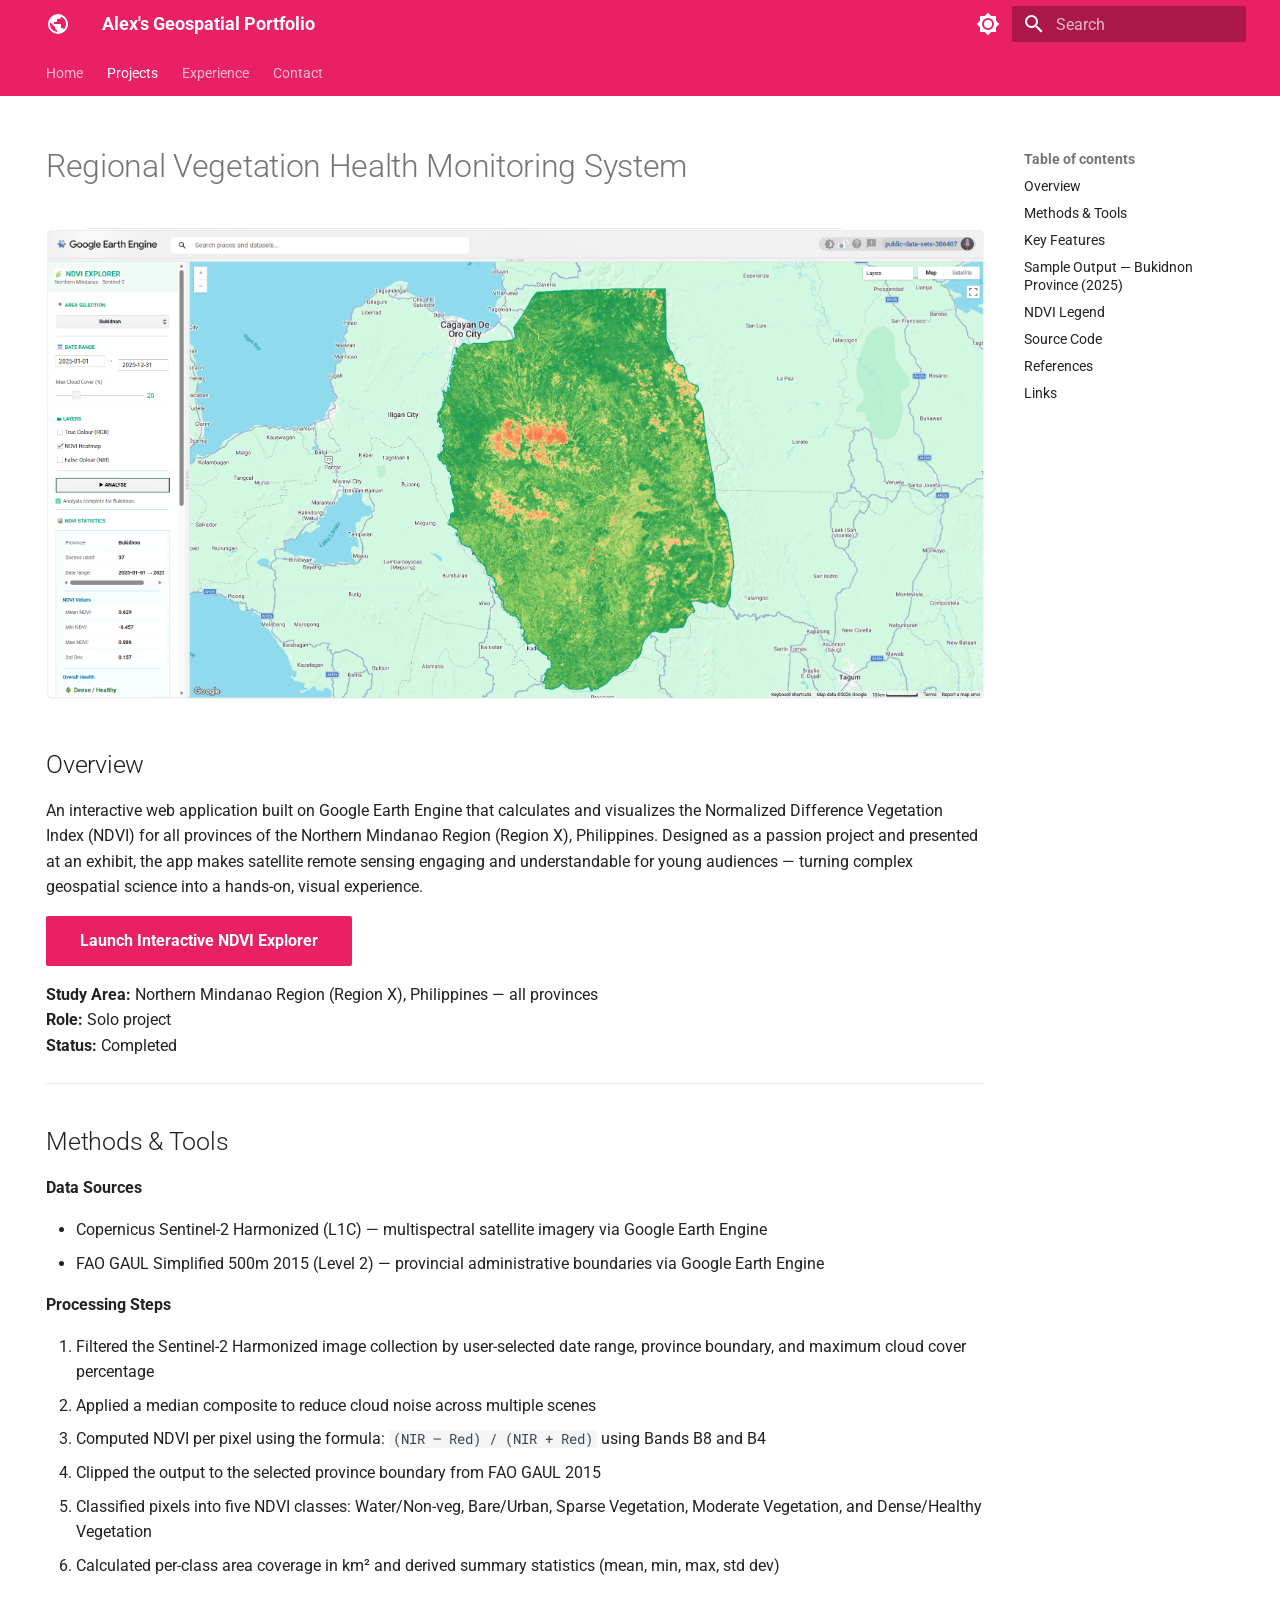
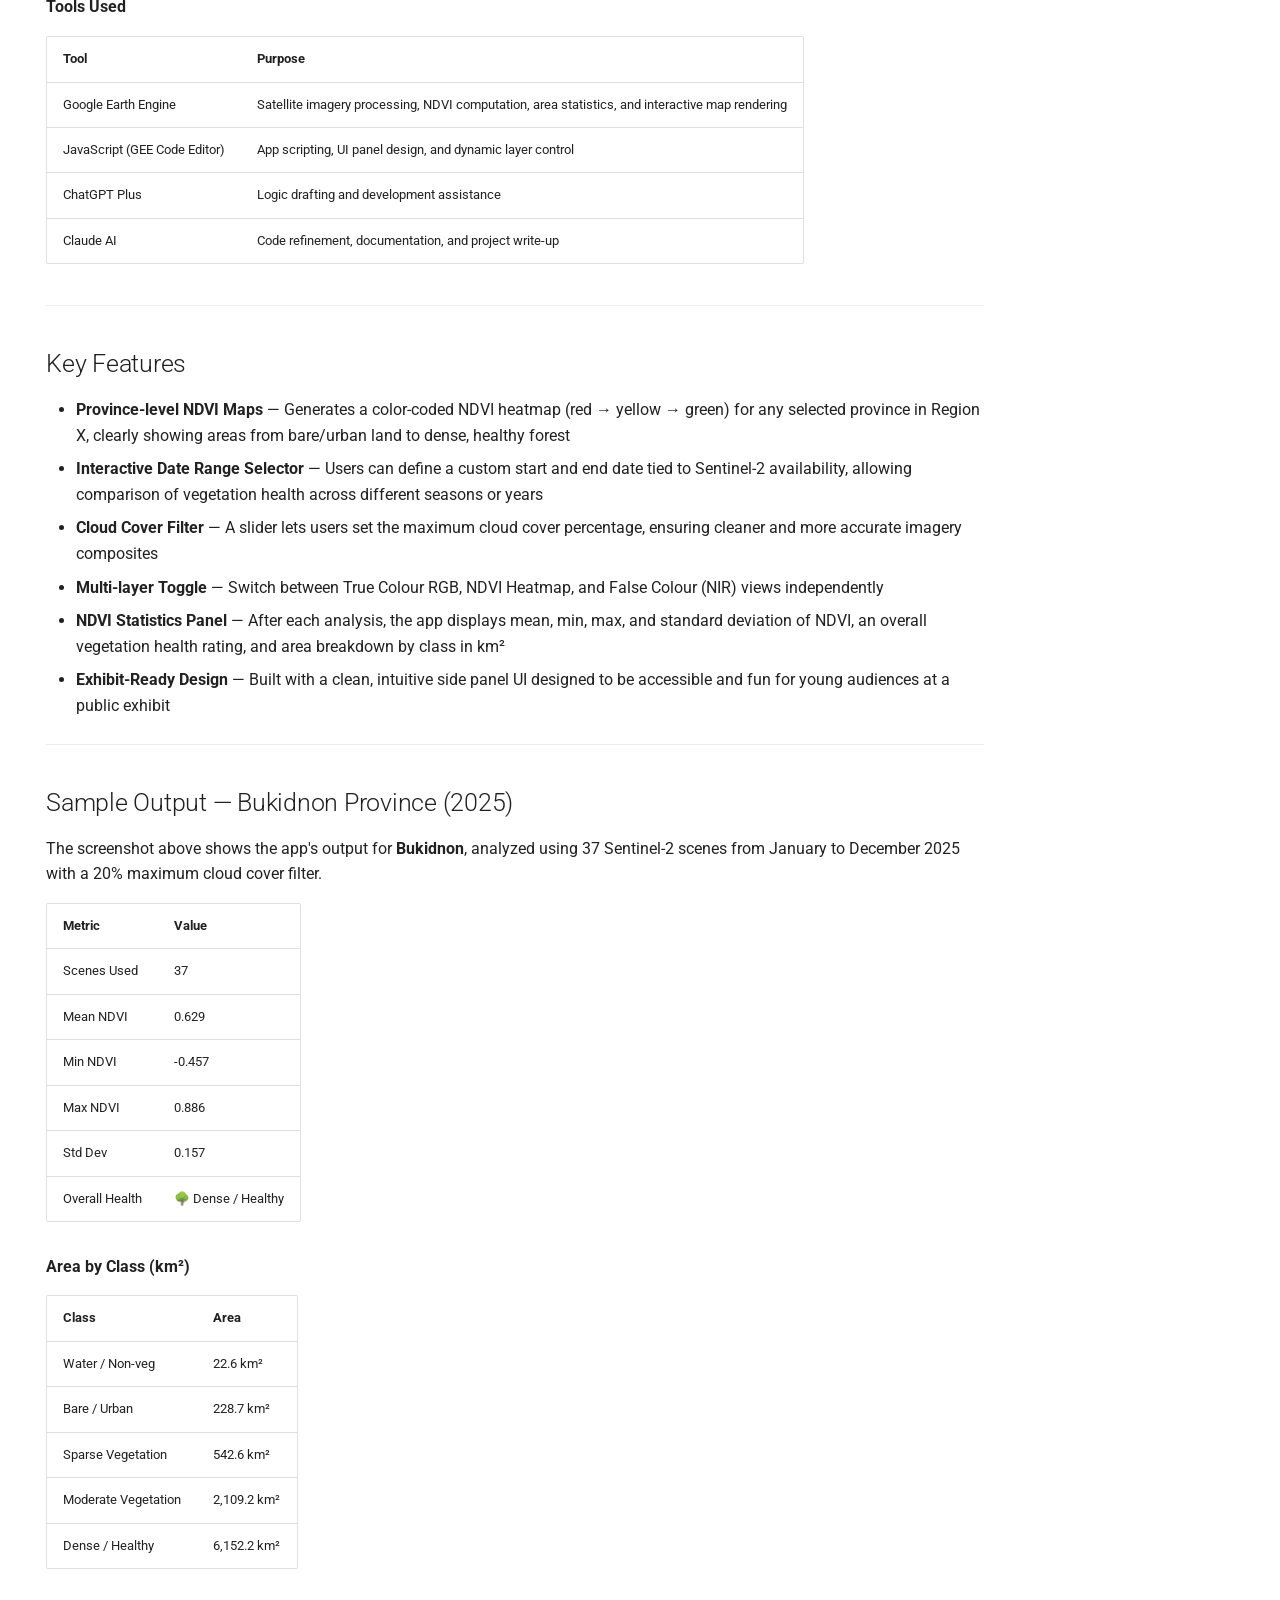
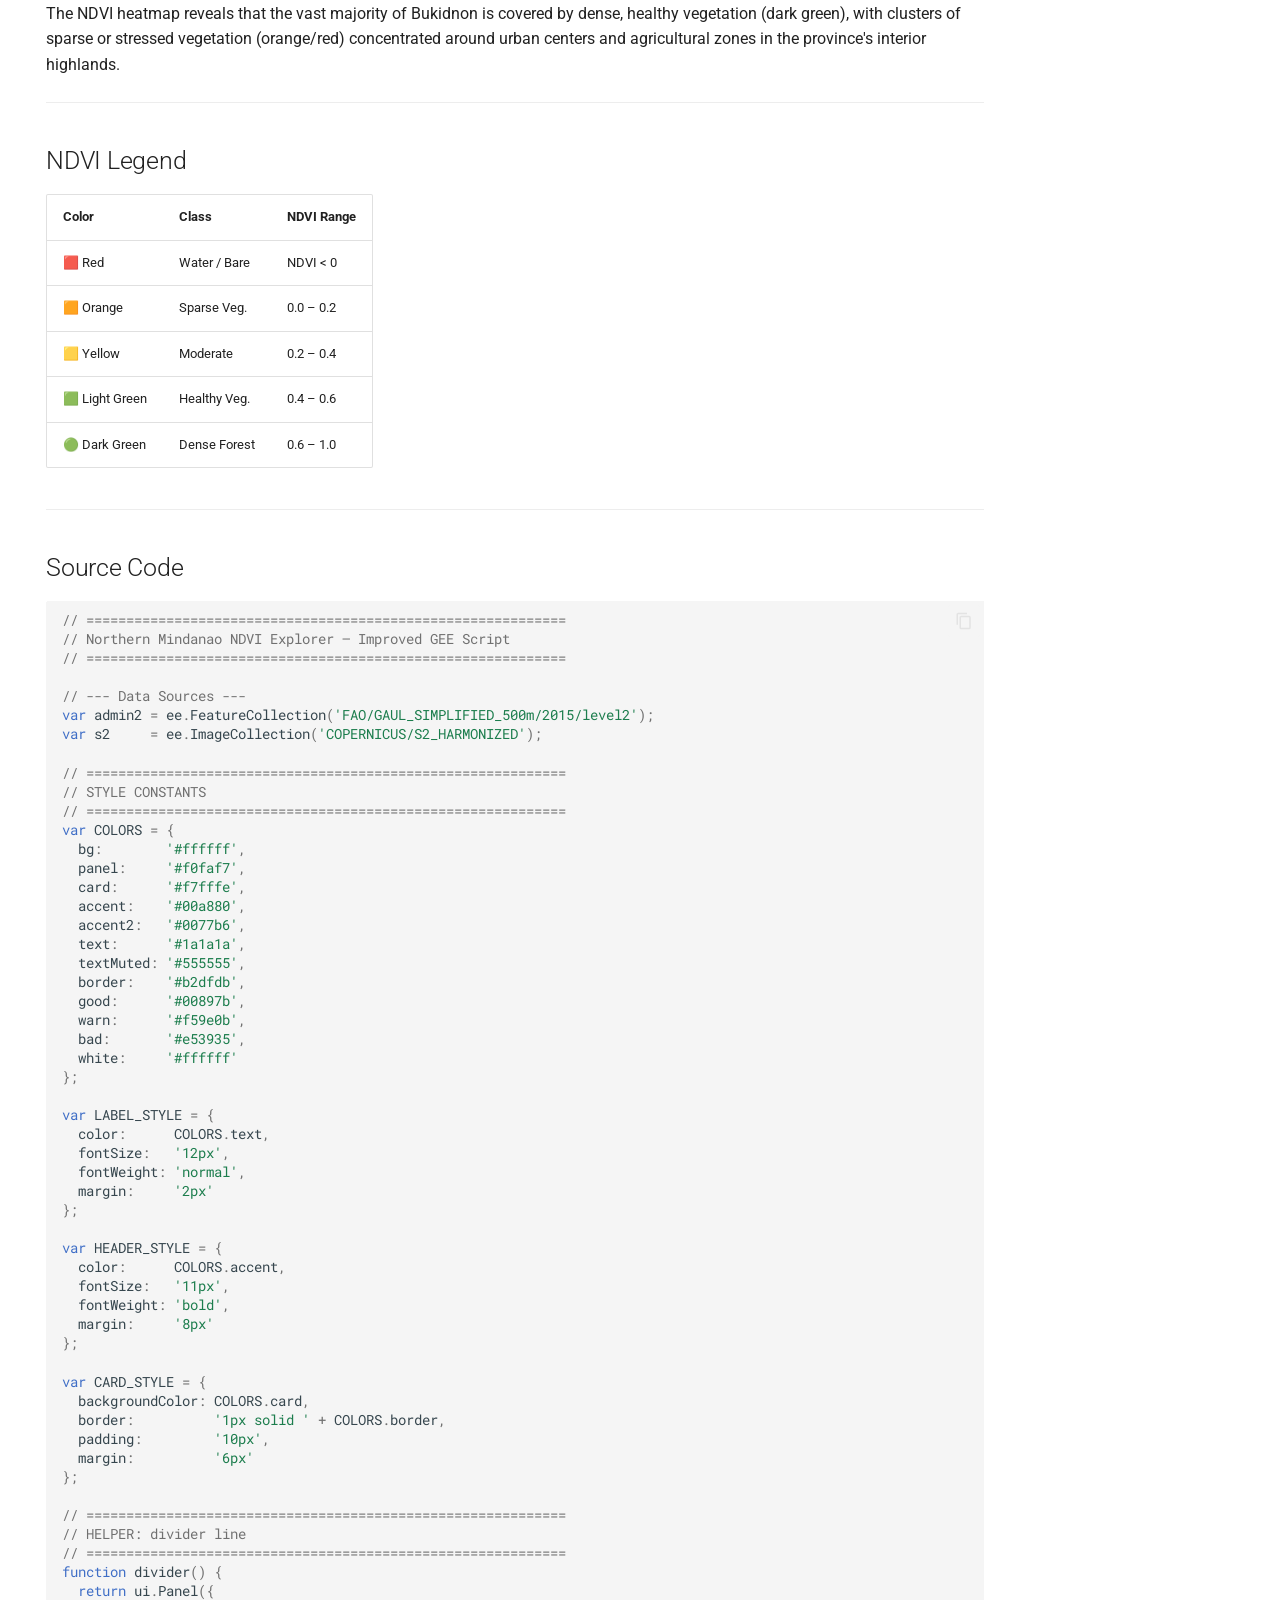
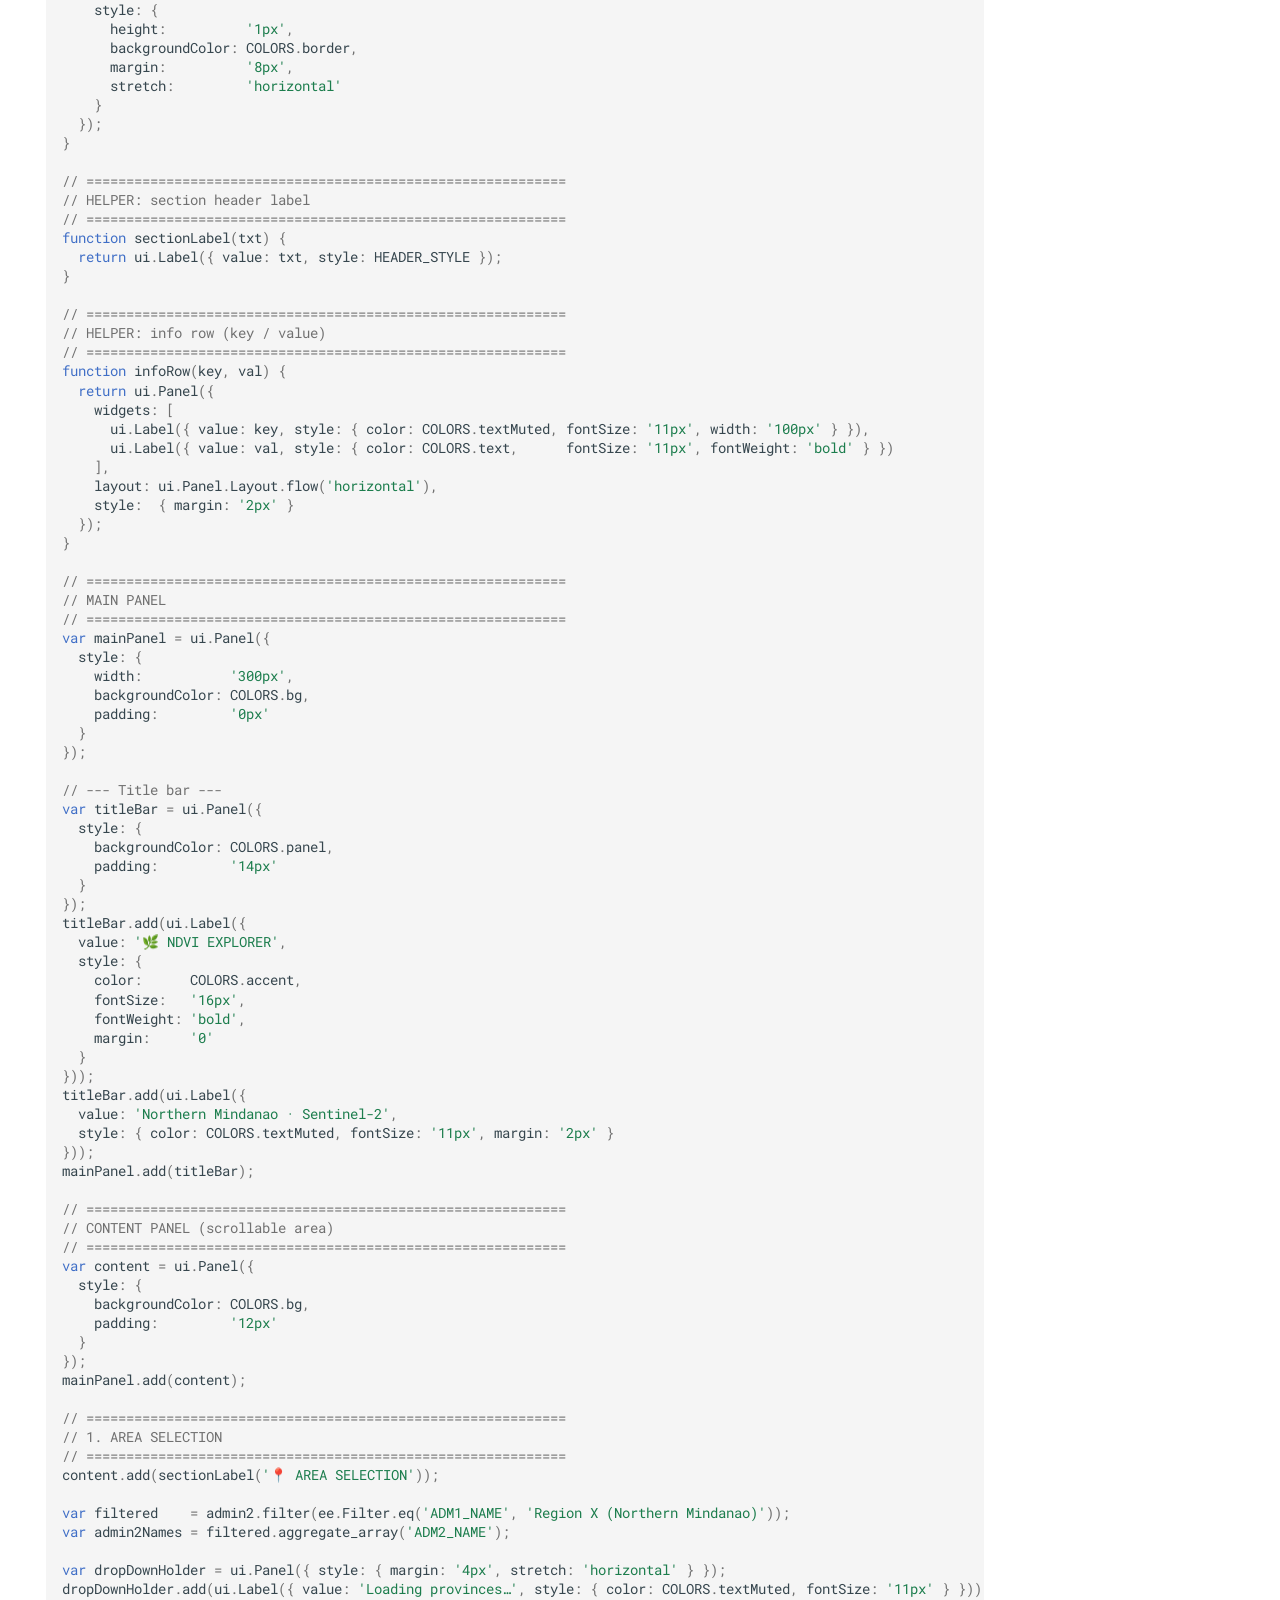
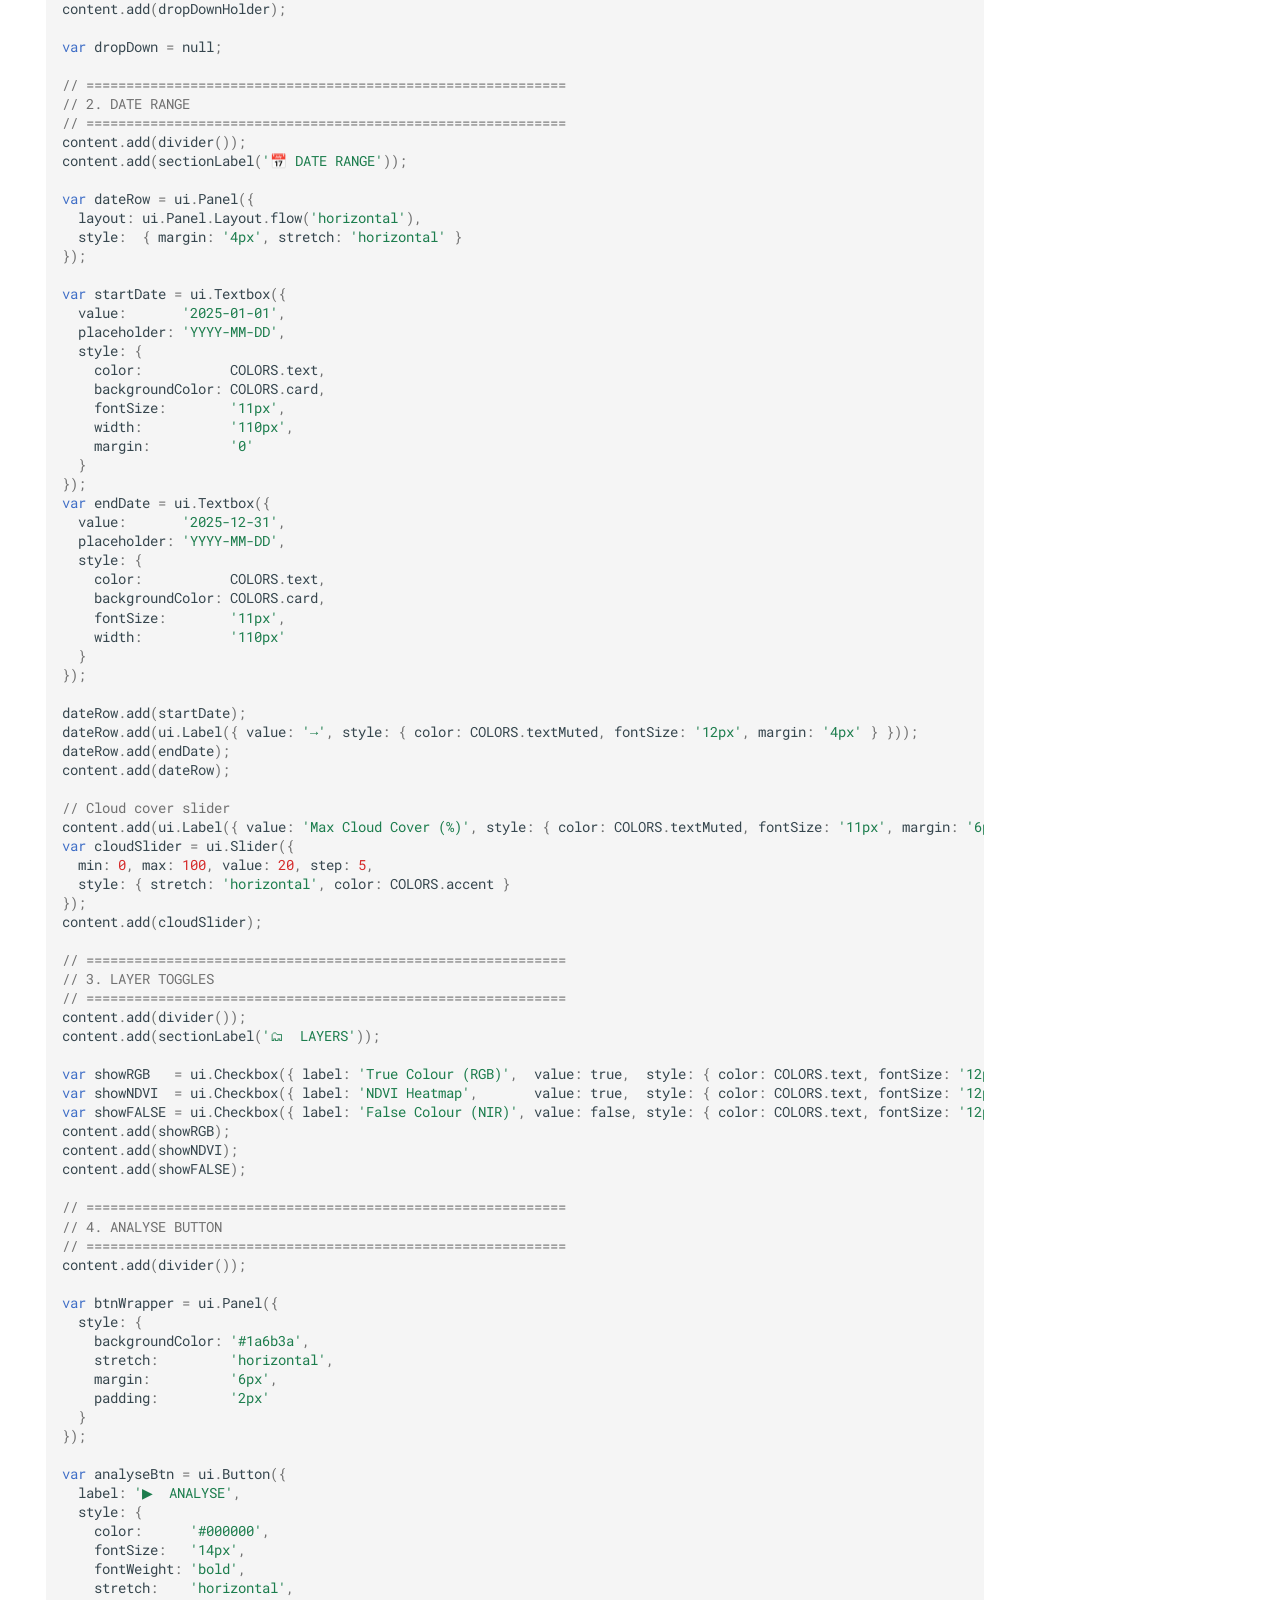
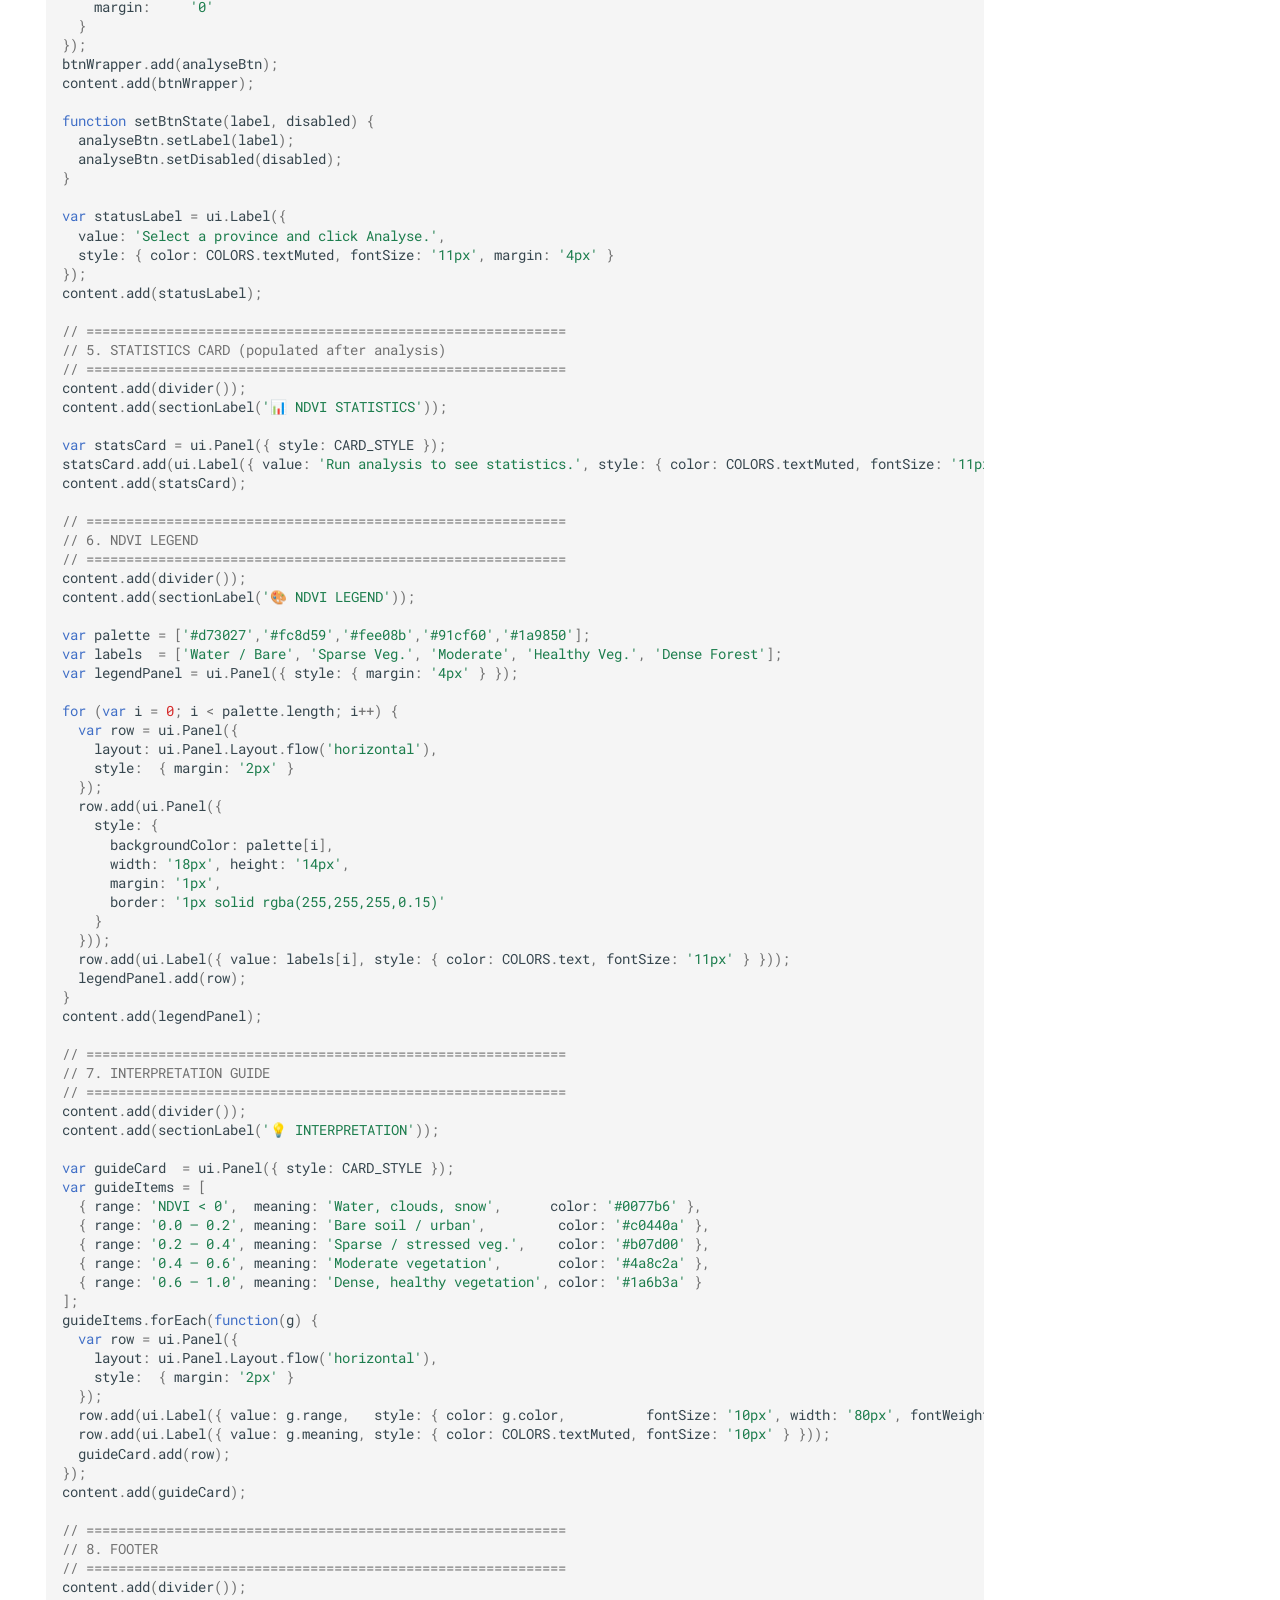
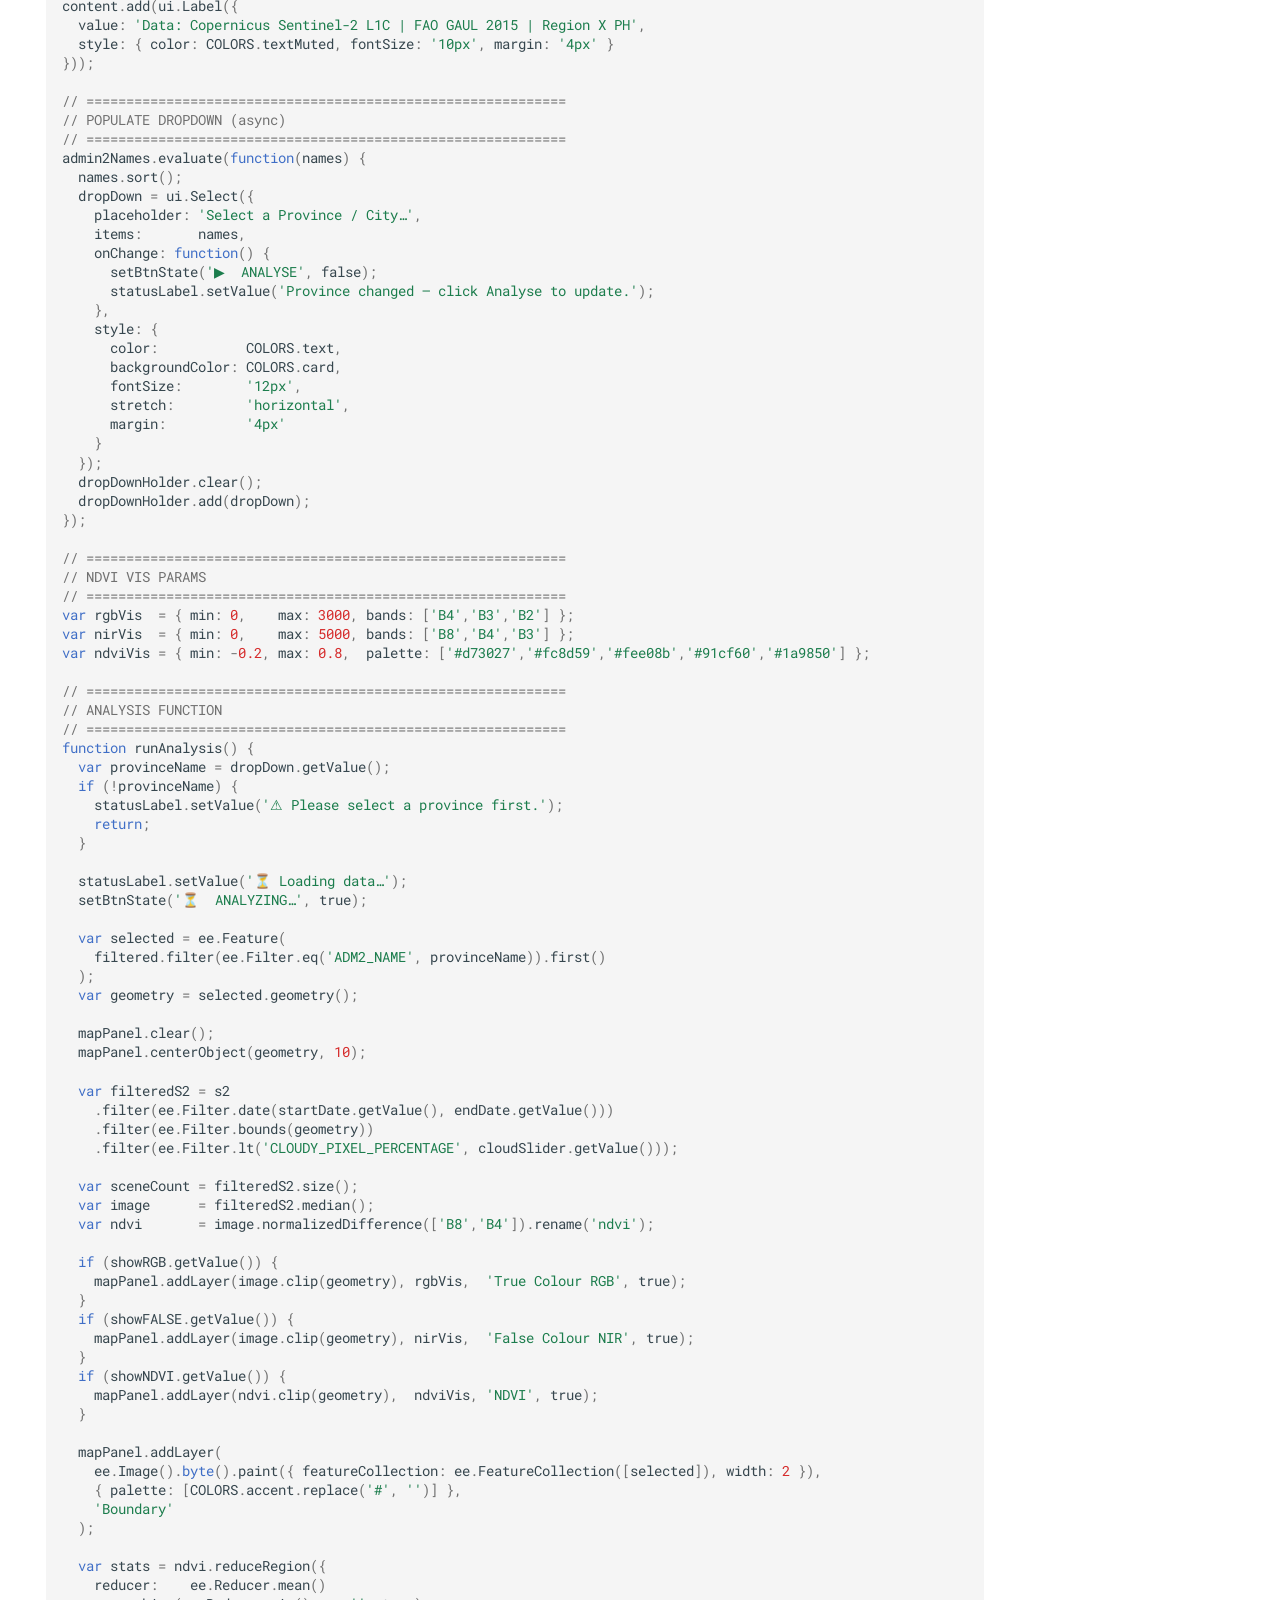
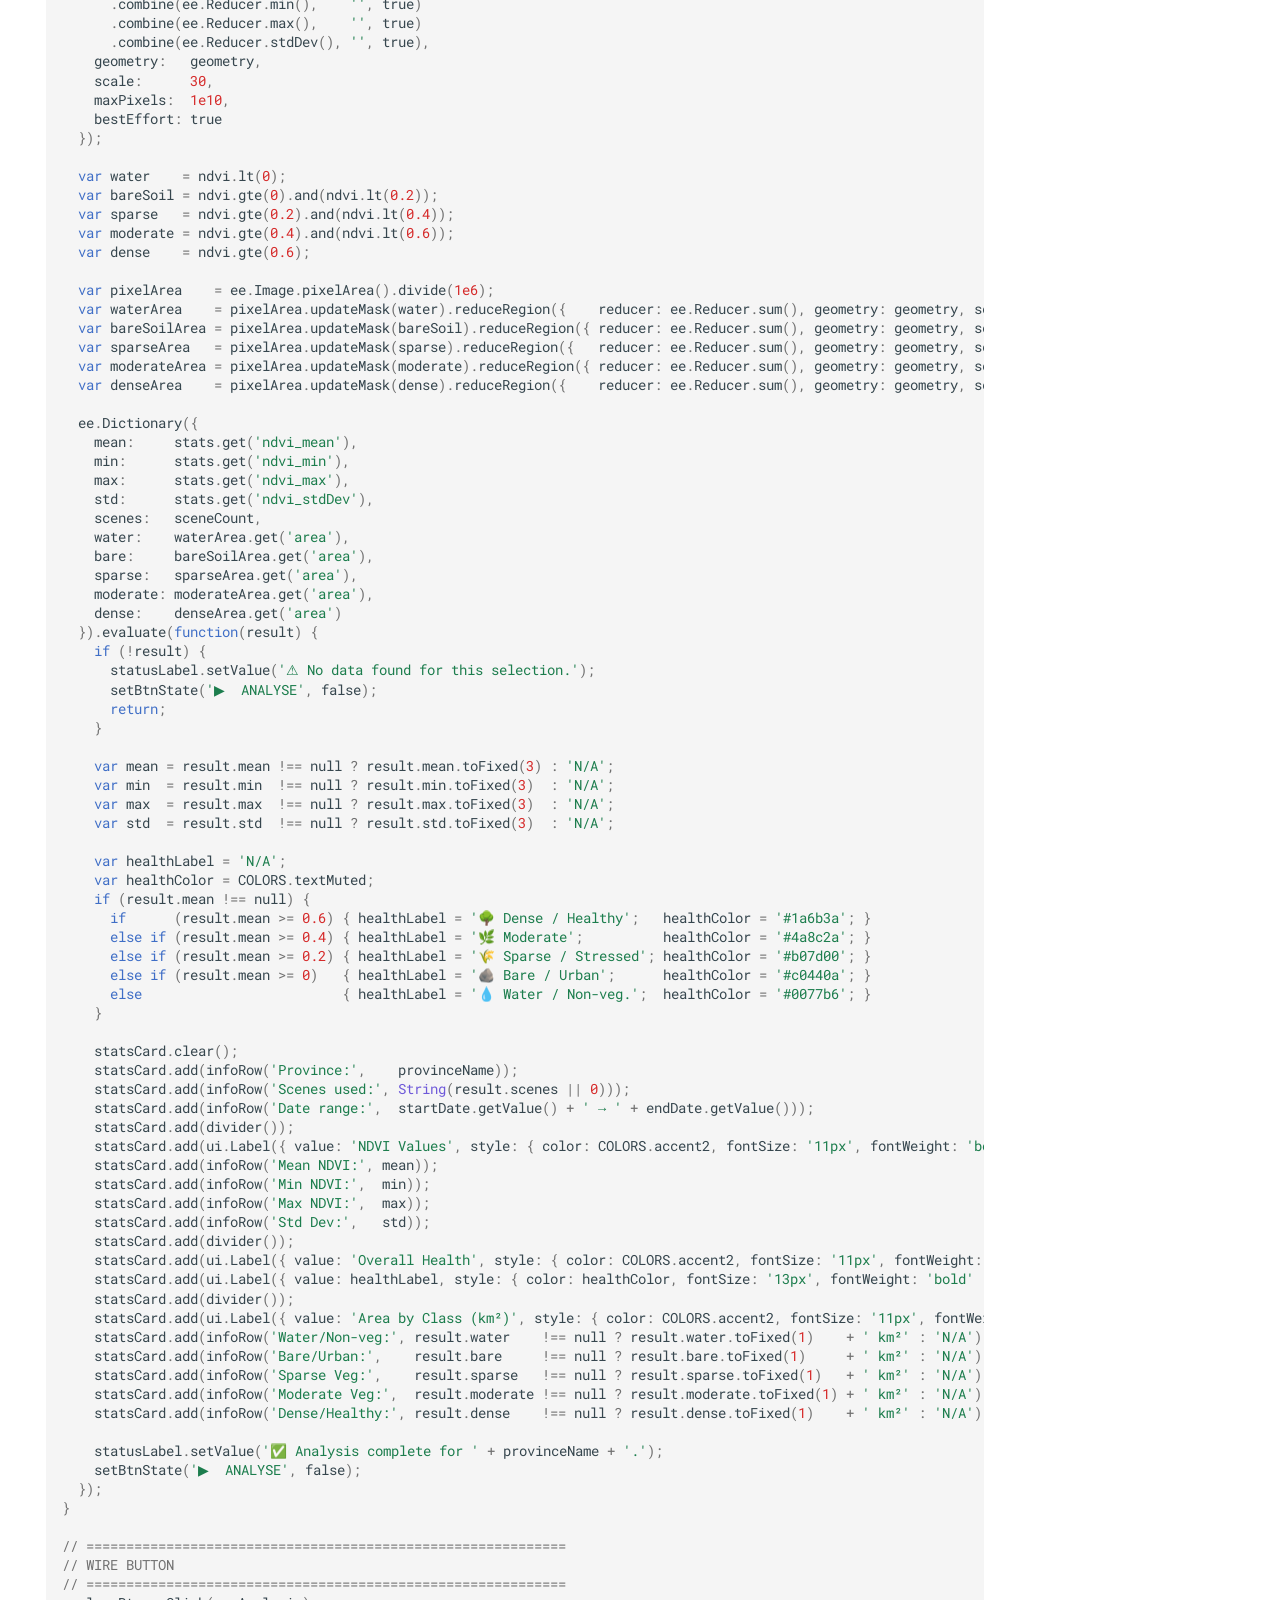
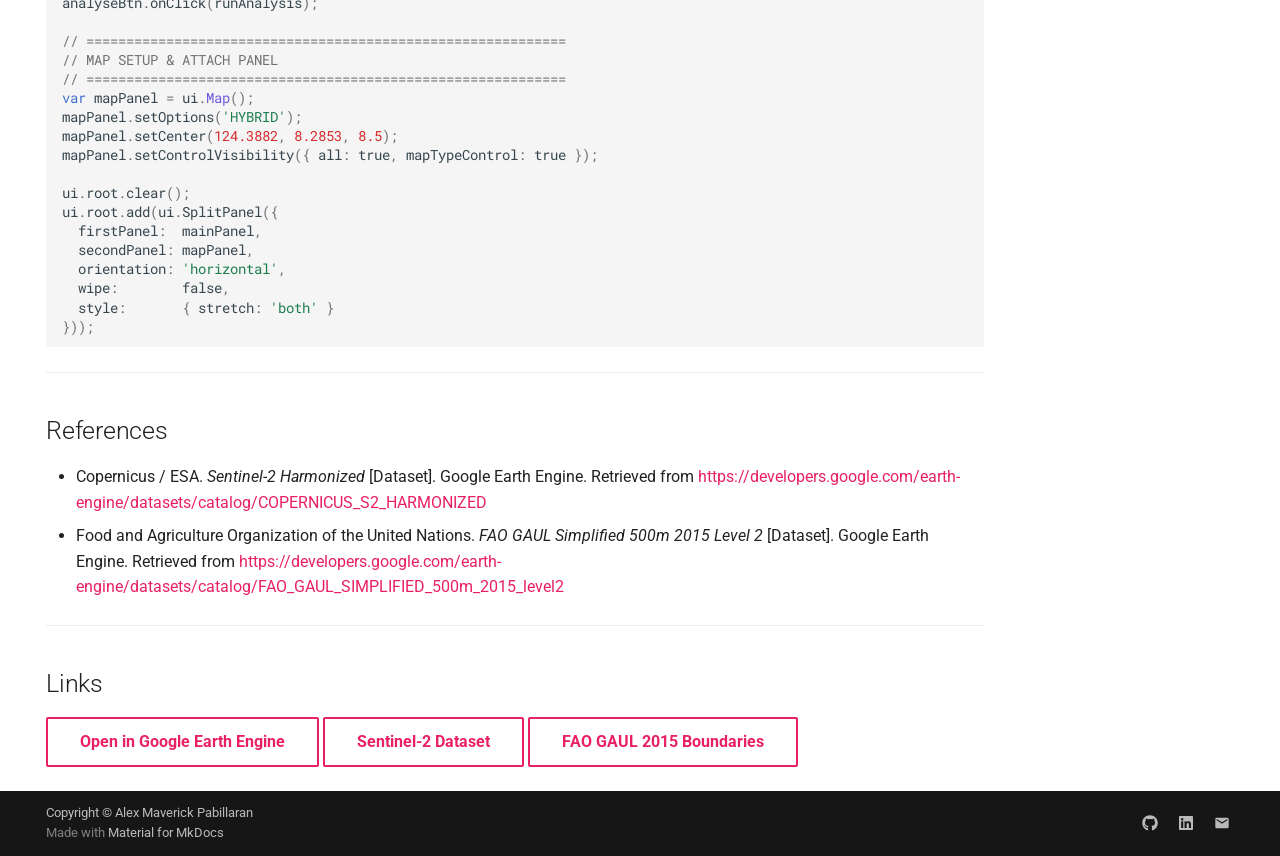
<file: projects/ndvi-tool/index.html>
<!doctype html>
<html lang="en" class="no-js">
  <head>
    
      <meta charset="utf-8">
      <meta name="viewport" content="width=device-width,initial-scale=1">
      
        <meta name="description" content="Portfolio of Alex Maverick — GIS, Remote Sensing, and Spatial Data Science">
      
      
        <meta name="author" content="Alex Maverick">
      
      
        <link rel="canonical" href="https://alexmaverickp.github.io/projects/ndvi-tool/">
      
      
        <link rel="prev" href="../aws-suitability/">
      
      
        <link rel="next" href="../unsupervised-classification/">
      
      
        
      
      
      <link rel="icon" href="../../assets/images/favicon.png">
      <meta name="generator" content="mkdocs-1.6.1, mkdocs-material-9.7.6">
    
    
      
        <title>Remote Sensing NDVI Tool - Alex's Geospatial Portfolio</title>
      
    
    
      <link rel="stylesheet" href="../../assets/stylesheets/main.484c7ddc.min.css">
      
        
        <link rel="stylesheet" href="../../assets/stylesheets/palette.ab4e12ef.min.css">
      
      


    
    
      
    
    
      
        
        
        <link rel="preconnect" href="https://fonts.gstatic.com" crossorigin>
        <link rel="stylesheet" href="https://fonts.googleapis.com/css?family=Roboto:300,300i,400,400i,700,700i%7CRoboto+Mono:400,400i,700,700i&display=fallback">
        <style>:root{--md-text-font:"Roboto";--md-code-font:"Roboto Mono"}</style>
      
    
    
      <link rel="stylesheet" href="../../assets/css/extra.css">
    
    <script>__md_scope=new URL("../..",location),__md_hash=e=>[...e].reduce(((e,_)=>(e<<5)-e+_.charCodeAt(0)),0),__md_get=(e,_=localStorage,t=__md_scope)=>JSON.parse(_.getItem(t.pathname+"."+e)),__md_set=(e,_,t=localStorage,a=__md_scope)=>{try{t.setItem(a.pathname+"."+e,JSON.stringify(_))}catch(e){}}</script>
    
      

    
    
  </head>
  
  
    
    
      
    
    
    
    
    <body dir="ltr" data-md-color-scheme="default" data-md-color-primary="pink" data-md-color-accent="green">
  
    
    <input class="md-toggle" data-md-toggle="drawer" type="checkbox" id="__drawer" autocomplete="off">
    <input class="md-toggle" data-md-toggle="search" type="checkbox" id="__search" autocomplete="off">
    <label class="md-overlay" for="__drawer"></label>
    <div data-md-component="skip">
      
        
        <a href="#regional-vegetation-health-monitoring-system" class="md-skip">
          Skip to content
        </a>
      
    </div>
    <div data-md-component="announce">
      
    </div>
    
    
      

<header class="md-header" data-md-component="header">
  <nav class="md-header__inner md-grid" aria-label="Header">
    <a href="../.." title="Alex&#39;s Geospatial Portfolio" class="md-header__button md-logo" aria-label="Alex's Geospatial Portfolio" data-md-component="logo">
      
  
  <svg xmlns="http://www.w3.org/2000/svg" viewBox="0 0 24 24"><path d="M17.9 17.39c-.26-.8-1.01-1.39-1.9-1.39h-1v-3a1 1 0 0 0-1-1H8v-2h2a1 1 0 0 0 1-1V7h2a2 2 0 0 0 2-2v-.41a7.984 7.984 0 0 1 2.9 12.8M11 19.93c-3.95-.49-7-3.85-7-7.93 0-.62.08-1.22.21-1.79L9 15v1a2 2 0 0 0 2 2m1-16A10 10 0 0 0 2 12a10 10 0 0 0 10 10 10 10 0 0 0 10-10A10 10 0 0 0 12 2"/></svg>

    </a>
    <label class="md-header__button md-icon" for="__drawer">
      
      <svg xmlns="http://www.w3.org/2000/svg" viewBox="0 0 24 24"><path d="M3 6h18v2H3zm0 5h18v2H3zm0 5h18v2H3z"/></svg>
    </label>
    <div class="md-header__title" data-md-component="header-title">
      <div class="md-header__ellipsis">
        <div class="md-header__topic">
          <span class="md-ellipsis">
            Alex's Geospatial Portfolio
          </span>
        </div>
        <div class="md-header__topic" data-md-component="header-topic">
          <span class="md-ellipsis">
            
              Remote Sensing NDVI Tool
            
          </span>
        </div>
      </div>
    </div>
    
      
        <form class="md-header__option" data-md-component="palette">
  
    
    
    
    <input class="md-option" data-md-color-media="" data-md-color-scheme="default" data-md-color-primary="pink" data-md-color-accent="green"  aria-label="Switch to dark mode"  type="radio" name="__palette" id="__palette_0">
    
      <label class="md-header__button md-icon" title="Switch to dark mode" for="__palette_1" hidden>
        <svg xmlns="http://www.w3.org/2000/svg" viewBox="0 0 24 24"><path d="M12 8a4 4 0 0 0-4 4 4 4 0 0 0 4 4 4 4 0 0 0 4-4 4 4 0 0 0-4-4m0 10a6 6 0 0 1-6-6 6 6 0 0 1 6-6 6 6 0 0 1 6 6 6 6 0 0 1-6 6m8-9.31V4h-4.69L12 .69 8.69 4H4v4.69L.69 12 4 15.31V20h4.69L12 23.31 15.31 20H20v-4.69L23.31 12z"/></svg>
      </label>
    
  
    
    
    
    <input class="md-option" data-md-color-media="" data-md-color-scheme="slate" data-md-color-primary="indigo" data-md-color-accent="blue"  aria-label="Switch to light mode"  type="radio" name="__palette" id="__palette_1">
    
      <label class="md-header__button md-icon" title="Switch to light mode" for="__palette_0" hidden>
        <svg xmlns="http://www.w3.org/2000/svg" viewBox="0 0 24 24"><path d="M12 18c-.89 0-1.74-.2-2.5-.55C11.56 16.5 13 14.42 13 12s-1.44-4.5-3.5-5.45C10.26 6.2 11.11 6 12 6a6 6 0 0 1 6 6 6 6 0 0 1-6 6m8-9.31V4h-4.69L12 .69 8.69 4H4v4.69L.69 12 4 15.31V20h4.69L12 23.31 15.31 20H20v-4.69L23.31 12z"/></svg>
      </label>
    
  
</form>
      
    
    
      <script>var palette=__md_get("__palette");if(palette&&palette.color){if("(prefers-color-scheme)"===palette.color.media){var media=matchMedia("(prefers-color-scheme: light)"),input=document.querySelector(media.matches?"[data-md-color-media='(prefers-color-scheme: light)']":"[data-md-color-media='(prefers-color-scheme: dark)']");palette.color.media=input.getAttribute("data-md-color-media"),palette.color.scheme=input.getAttribute("data-md-color-scheme"),palette.color.primary=input.getAttribute("data-md-color-primary"),palette.color.accent=input.getAttribute("data-md-color-accent")}for(var[key,value]of Object.entries(palette.color))document.body.setAttribute("data-md-color-"+key,value)}</script>
    
    
    
      
      
        <label class="md-header__button md-icon" for="__search">
          
          <svg xmlns="http://www.w3.org/2000/svg" viewBox="0 0 24 24"><path d="M9.5 3A6.5 6.5 0 0 1 16 9.5c0 1.61-.59 3.09-1.56 4.23l.27.27h.79l5 5-1.5 1.5-5-5v-.79l-.27-.27A6.52 6.52 0 0 1 9.5 16 6.5 6.5 0 0 1 3 9.5 6.5 6.5 0 0 1 9.5 3m0 2C7 5 5 7 5 9.5S7 14 9.5 14 14 12 14 9.5 12 5 9.5 5"/></svg>
        </label>
        <div class="md-search" data-md-component="search" role="dialog">
  <label class="md-search__overlay" for="__search"></label>
  <div class="md-search__inner" role="search">
    <form class="md-search__form" name="search">
      <input type="text" class="md-search__input" name="query" aria-label="Search" placeholder="Search" autocapitalize="off" autocorrect="off" autocomplete="off" spellcheck="false" data-md-component="search-query" required>
      <label class="md-search__icon md-icon" for="__search">
        
        <svg xmlns="http://www.w3.org/2000/svg" viewBox="0 0 24 24"><path d="M9.5 3A6.5 6.5 0 0 1 16 9.5c0 1.61-.59 3.09-1.56 4.23l.27.27h.79l5 5-1.5 1.5-5-5v-.79l-.27-.27A6.52 6.52 0 0 1 9.5 16 6.5 6.5 0 0 1 3 9.5 6.5 6.5 0 0 1 9.5 3m0 2C7 5 5 7 5 9.5S7 14 9.5 14 14 12 14 9.5 12 5 9.5 5"/></svg>
        
        <svg xmlns="http://www.w3.org/2000/svg" viewBox="0 0 24 24"><path d="M20 11v2H8l5.5 5.5-1.42 1.42L4.16 12l7.92-7.92L13.5 5.5 8 11z"/></svg>
      </label>
      <nav class="md-search__options" aria-label="Search">
        
        <button type="reset" class="md-search__icon md-icon" title="Clear" aria-label="Clear" tabindex="-1">
          
          <svg xmlns="http://www.w3.org/2000/svg" viewBox="0 0 24 24"><path d="M19 6.41 17.59 5 12 10.59 6.41 5 5 6.41 10.59 12 5 17.59 6.41 19 12 13.41 17.59 19 19 17.59 13.41 12z"/></svg>
        </button>
      </nav>
      
    </form>
    <div class="md-search__output">
      <div class="md-search__scrollwrap" tabindex="0" data-md-scrollfix>
        <div class="md-search-result" data-md-component="search-result">
          <div class="md-search-result__meta">
            Initializing search
          </div>
          <ol class="md-search-result__list" role="presentation"></ol>
        </div>
      </div>
    </div>
  </div>
</div>
      
    
    
  </nav>
  
</header>
    
    <div class="md-container" data-md-component="container">
      
      
        
          
            
<nav class="md-tabs" aria-label="Tabs" data-md-component="tabs">
  <div class="md-grid">
    <ul class="md-tabs__list">
      
        
  
  
  
  
    <li class="md-tabs__item">
      <a href="../.." class="md-tabs__link">
        
  
  
    
  
  Home

      </a>
    </li>
  

      
        
  
  
  
    
  
  
    
    
      <li class="md-tabs__item md-tabs__item--active">
        <a href="../" class="md-tabs__link">
          
  
  
  Projects

        </a>
      </li>
    
  

      
        
  
  
  
  
    <li class="md-tabs__item">
      <a href="../../experience/" class="md-tabs__link">
        
  
  
    
  
  Experience

      </a>
    </li>
  

      
        
  
  
  
  
    <li class="md-tabs__item">
      <a href="../../contact/" class="md-tabs__link">
        
  
  
    
  
  Contact

      </a>
    </li>
  

      
    </ul>
  </div>
</nav>
          
        
      
      <main class="md-main" data-md-component="main">
        <div class="md-main__inner md-grid">
          
            
              
                
              
              <div class="md-sidebar md-sidebar--primary" data-md-component="sidebar" data-md-type="navigation" hidden>
                <div class="md-sidebar__scrollwrap">
                  <div class="md-sidebar__inner">
                    


  


<nav class="md-nav md-nav--primary md-nav--lifted" aria-label="Navigation" data-md-level="0">
  <label class="md-nav__title" for="__drawer">
    <a href="../.." title="Alex&#39;s Geospatial Portfolio" class="md-nav__button md-logo" aria-label="Alex's Geospatial Portfolio" data-md-component="logo">
      
  
  <svg xmlns="http://www.w3.org/2000/svg" viewBox="0 0 24 24"><path d="M17.9 17.39c-.26-.8-1.01-1.39-1.9-1.39h-1v-3a1 1 0 0 0-1-1H8v-2h2a1 1 0 0 0 1-1V7h2a2 2 0 0 0 2-2v-.41a7.984 7.984 0 0 1 2.9 12.8M11 19.93c-3.95-.49-7-3.85-7-7.93 0-.62.08-1.22.21-1.79L9 15v1a2 2 0 0 0 2 2m1-16A10 10 0 0 0 2 12a10 10 0 0 0 10 10 10 10 0 0 0 10-10A10 10 0 0 0 12 2"/></svg>

    </a>
    Alex's Geospatial Portfolio
  </label>
  
  <ul class="md-nav__list" data-md-scrollfix>
    
      
      
  
  
  
  
    <li class="md-nav__item">
      <a href="../.." class="md-nav__link">
        
  
  
  <span class="md-ellipsis">
    
  
    Home
  

    
  </span>
  
  

      </a>
    </li>
  

    
      
      
  
  
    
  
  
  
    
    
    
    
      
        
        
      
      
    
    
    <li class="md-nav__item md-nav__item--active md-nav__item--section md-nav__item--nested">
      
        
        
        <input class="md-nav__toggle md-toggle " type="checkbox" id="__nav_2" checked>
        
          
          <label class="md-nav__link" for="__nav_2" id="__nav_2_label" tabindex="">
            
  
  
  <span class="md-ellipsis">
    
  
    Projects
  

    
  </span>
  
  

            <span class="md-nav__icon md-icon"></span>
          </label>
        
        <nav class="md-nav" data-md-level="1" aria-labelledby="__nav_2_label" aria-expanded="true">
          <label class="md-nav__title" for="__nav_2">
            <span class="md-nav__icon md-icon"></span>
            
  
    Projects
  

          </label>
          <ul class="md-nav__list" data-md-scrollfix>
            
              
                
  
  
  
  
    <li class="md-nav__item">
      <a href="../" class="md-nav__link">
        
  
  
  <span class="md-ellipsis">
    
  
    All Projects
  

    
  </span>
  
  

      </a>
    </li>
  

              
            
              
                
  
  
  
  
    <li class="md-nav__item">
      <a href="../water-system-planning/" class="md-nav__link">
        
  
  
  <span class="md-ellipsis">
    
  
    Water System Planning Support Through GIS Mapping, Watershed Analysis, and Hazard Assessment
  

    
  </span>
  
  

      </a>
    </li>
  

              
            
              
                
  
  
  
  
    <li class="md-nav__item">
      <a href="../water-system-development/" class="md-nav__link">
        
  
  
  <span class="md-ellipsis">
    
  
    Watershed Catchment Area Mapping for Microhydro Powerplant Development
  

    
  </span>
  
  

      </a>
    </li>
  

              
            
              
                
  
  
  
  
    <li class="md-nav__item">
      <a href="../pulangui/" class="md-nav__link">
        
  
  
  <span class="md-ellipsis">
    
  
    Nature-based Solution: Proposed Riparian Buffer Restoration and Protection Strategy for Pulangui River Basin, Bukidnon
  

    
  </span>
  
  

      </a>
    </li>
  

              
            
              
                
  
  
  
  
    <li class="md-nav__item">
      <a href="../aws-suitability/" class="md-nav__link">
        
  
  
  <span class="md-ellipsis">
    
  
    Automatic Weather Station Suitability Map
  

    
  </span>
  
  

      </a>
    </li>
  

              
            
              
                
  
  
    
  
  
  
    <li class="md-nav__item md-nav__item--active">
      
      <input class="md-nav__toggle md-toggle" type="checkbox" id="__toc">
      
      
        
      
      
        <label class="md-nav__link md-nav__link--active" for="__toc">
          
  
  
  <span class="md-ellipsis">
    
  
    Remote Sensing NDVI Tool
  

    
  </span>
  
  

          <span class="md-nav__icon md-icon"></span>
        </label>
      
      <a href="./" class="md-nav__link md-nav__link--active">
        
  
  
  <span class="md-ellipsis">
    
  
    Remote Sensing NDVI Tool
  

    
  </span>
  
  

      </a>
      
        

<nav class="md-nav md-nav--secondary" aria-label="Table of contents">
  
  
  
    
  
  
    <label class="md-nav__title" for="__toc">
      <span class="md-nav__icon md-icon"></span>
      Table of contents
    </label>
    <ul class="md-nav__list" data-md-component="toc" data-md-scrollfix>
      
        <li class="md-nav__item">
  <a href="#overview" class="md-nav__link">
    <span class="md-ellipsis">
      
        Overview
      
    </span>
  </a>
  
</li>
      
        <li class="md-nav__item">
  <a href="#methods-tools" class="md-nav__link">
    <span class="md-ellipsis">
      
        Methods &amp; Tools
      
    </span>
  </a>
  
</li>
      
        <li class="md-nav__item">
  <a href="#key-features" class="md-nav__link">
    <span class="md-ellipsis">
      
        Key Features
      
    </span>
  </a>
  
</li>
      
        <li class="md-nav__item">
  <a href="#sample-output-bukidnon-province-2025" class="md-nav__link">
    <span class="md-ellipsis">
      
        Sample Output — Bukidnon Province (2025)
      
    </span>
  </a>
  
</li>
      
        <li class="md-nav__item">
  <a href="#ndvi-legend" class="md-nav__link">
    <span class="md-ellipsis">
      
        NDVI Legend
      
    </span>
  </a>
  
</li>
      
        <li class="md-nav__item">
  <a href="#source-code" class="md-nav__link">
    <span class="md-ellipsis">
      
        Source Code
      
    </span>
  </a>
  
</li>
      
        <li class="md-nav__item">
  <a href="#references" class="md-nav__link">
    <span class="md-ellipsis">
      
        References
      
    </span>
  </a>
  
</li>
      
        <li class="md-nav__item">
  <a href="#links" class="md-nav__link">
    <span class="md-ellipsis">
      
        Links
      
    </span>
  </a>
  
</li>
      
    </ul>
  
</nav>
      
    </li>
  

              
            
              
                
  
  
  
  
    <li class="md-nav__item">
      <a href="../unsupervised-classification/" class="md-nav__link">
        
  
  
  <span class="md-ellipsis">
    
  
    Unsupervised Land Cover Classification
  

    
  </span>
  
  

      </a>
    </li>
  

              
            
          </ul>
        </nav>
      
    </li>
  

    
      
      
  
  
  
  
    <li class="md-nav__item">
      <a href="../../experience/" class="md-nav__link">
        
  
  
  <span class="md-ellipsis">
    
  
    Experience
  

    
  </span>
  
  

      </a>
    </li>
  

    
      
      
  
  
  
  
    <li class="md-nav__item">
      <a href="../../contact/" class="md-nav__link">
        
  
  
  <span class="md-ellipsis">
    
  
    Contact
  

    
  </span>
  
  

      </a>
    </li>
  

    
  </ul>
</nav>
                  </div>
                </div>
              </div>
            
            
              
                
              
              <div class="md-sidebar md-sidebar--secondary" data-md-component="sidebar" data-md-type="toc" >
                <div class="md-sidebar__scrollwrap">
                  <div class="md-sidebar__inner">
                    

<nav class="md-nav md-nav--secondary" aria-label="Table of contents">
  
  
  
    
  
  
    <label class="md-nav__title" for="__toc">
      <span class="md-nav__icon md-icon"></span>
      Table of contents
    </label>
    <ul class="md-nav__list" data-md-component="toc" data-md-scrollfix>
      
        <li class="md-nav__item">
  <a href="#overview" class="md-nav__link">
    <span class="md-ellipsis">
      
        Overview
      
    </span>
  </a>
  
</li>
      
        <li class="md-nav__item">
  <a href="#methods-tools" class="md-nav__link">
    <span class="md-ellipsis">
      
        Methods &amp; Tools
      
    </span>
  </a>
  
</li>
      
        <li class="md-nav__item">
  <a href="#key-features" class="md-nav__link">
    <span class="md-ellipsis">
      
        Key Features
      
    </span>
  </a>
  
</li>
      
        <li class="md-nav__item">
  <a href="#sample-output-bukidnon-province-2025" class="md-nav__link">
    <span class="md-ellipsis">
      
        Sample Output — Bukidnon Province (2025)
      
    </span>
  </a>
  
</li>
      
        <li class="md-nav__item">
  <a href="#ndvi-legend" class="md-nav__link">
    <span class="md-ellipsis">
      
        NDVI Legend
      
    </span>
  </a>
  
</li>
      
        <li class="md-nav__item">
  <a href="#source-code" class="md-nav__link">
    <span class="md-ellipsis">
      
        Source Code
      
    </span>
  </a>
  
</li>
      
        <li class="md-nav__item">
  <a href="#references" class="md-nav__link">
    <span class="md-ellipsis">
      
        References
      
    </span>
  </a>
  
</li>
      
        <li class="md-nav__item">
  <a href="#links" class="md-nav__link">
    <span class="md-ellipsis">
      
        Links
      
    </span>
  </a>
  
</li>
      
    </ul>
  
</nav>
                  </div>
                </div>
              </div>
            
          
          
            <div class="md-content" data-md-component="content">
              
              <article class="md-content__inner md-typeset">
                
                  
  




<h1 id="regional-vegetation-health-monitoring-system">Regional Vegetation Health Monitoring System</h1>
<p><img alt="NDVI Explorer – Bukidnon Province, Northern Mindanao" src="../../assets/images/NDVIapp.png" /></p>
<h2 id="overview">Overview</h2>
<p>An interactive web application built on Google Earth Engine that calculates and visualizes the Normalized Difference Vegetation Index (NDVI) for all provinces of the Northern Mindanao Region (Region X), Philippines. Designed as a passion project and presented at an exhibit, the app makes satellite remote sensing engaging and understandable for young audiences — turning complex geospatial science into a hands-on, visual experience.</p>
<p><a class="md-button md-button--primary" href="https://alexmaverickpabillaran.users.earthengine.app/view/ndvi-explorer">Launch Interactive NDVI Explorer</a></p>
<p><strong>Study Area:</strong> Northern Mindanao Region (Region X), Philippines — all provinces<br />
<strong>Role:</strong> Solo project<br />
<strong>Status:</strong> Completed</p>
<hr />
<h2 id="methods-tools">Methods &amp; Tools</h2>
<p><strong>Data Sources</strong></p>
<ul>
<li>Copernicus Sentinel-2 Harmonized (L1C) — multispectral satellite imagery via Google Earth Engine</li>
<li>FAO GAUL Simplified 500m 2015 (Level 2) — provincial administrative boundaries via Google Earth Engine</li>
</ul>
<p><strong>Processing Steps</strong></p>
<ol>
<li>Filtered the Sentinel-2 Harmonized image collection by user-selected date range, province boundary, and maximum cloud cover percentage</li>
<li>Applied a median composite to reduce cloud noise across multiple scenes</li>
<li>Computed NDVI per pixel using the formula: <code>(NIR – Red) / (NIR + Red)</code> using Bands B8 and B4</li>
<li>Clipped the output to the selected province boundary from FAO GAUL 2015</li>
<li>Classified pixels into five NDVI classes: Water/Non-veg, Bare/Urban, Sparse Vegetation, Moderate Vegetation, and Dense/Healthy Vegetation</li>
<li>Calculated per-class area coverage in km² and derived summary statistics (mean, min, max, std dev)</li>
</ol>
<p><strong>Tools Used</strong></p>
<table>
<thead>
<tr>
<th>Tool</th>
<th>Purpose</th>
</tr>
</thead>
<tbody>
<tr>
<td>Google Earth Engine</td>
<td>Satellite imagery processing, NDVI computation, area statistics, and interactive map rendering</td>
</tr>
<tr>
<td>JavaScript (GEE Code Editor)</td>
<td>App scripting, UI panel design, and dynamic layer control</td>
</tr>
<tr>
<td>ChatGPT Plus</td>
<td>Logic drafting and development assistance</td>
</tr>
<tr>
<td>Claude AI</td>
<td>Code refinement, documentation, and project write-up</td>
</tr>
</tbody>
</table>
<hr />
<h2 id="key-features">Key Features</h2>
<ul>
<li><strong>Province-level NDVI Maps</strong> — Generates a color-coded NDVI heatmap (red → yellow → green) for any selected province in Region X, clearly showing areas from bare/urban land to dense, healthy forest</li>
<li><strong>Interactive Date Range Selector</strong> — Users can define a custom start and end date tied to Sentinel-2 availability, allowing comparison of vegetation health across different seasons or years</li>
<li><strong>Cloud Cover Filter</strong> — A slider lets users set the maximum cloud cover percentage, ensuring cleaner and more accurate imagery composites</li>
<li><strong>Multi-layer Toggle</strong> — Switch between True Colour RGB, NDVI Heatmap, and False Colour (NIR) views independently</li>
<li><strong>NDVI Statistics Panel</strong> — After each analysis, the app displays mean, min, max, and standard deviation of NDVI, an overall vegetation health rating, and area breakdown by class in km²</li>
<li><strong>Exhibit-Ready Design</strong> — Built with a clean, intuitive side panel UI designed to be accessible and fun for young audiences at a public exhibit</li>
</ul>
<hr />
<h2 id="sample-output-bukidnon-province-2025">Sample Output — Bukidnon Province (2025)</h2>
<p>The screenshot above shows the app's output for <strong>Bukidnon</strong>, analyzed using 37 Sentinel-2 scenes from January to December 2025 with a 20% maximum cloud cover filter.</p>
<table>
<thead>
<tr>
<th>Metric</th>
<th>Value</th>
</tr>
</thead>
<tbody>
<tr>
<td>Scenes Used</td>
<td>37</td>
</tr>
<tr>
<td>Mean NDVI</td>
<td>0.629</td>
</tr>
<tr>
<td>Min NDVI</td>
<td>-0.457</td>
</tr>
<tr>
<td>Max NDVI</td>
<td>0.886</td>
</tr>
<tr>
<td>Std Dev</td>
<td>0.157</td>
</tr>
<tr>
<td>Overall Health</td>
<td>🌳 Dense / Healthy</td>
</tr>
</tbody>
</table>
<p><strong>Area by Class (km²)</strong></p>
<table>
<thead>
<tr>
<th>Class</th>
<th>Area</th>
</tr>
</thead>
<tbody>
<tr>
<td>Water / Non-veg</td>
<td>22.6 km²</td>
</tr>
<tr>
<td>Bare / Urban</td>
<td>228.7 km²</td>
</tr>
<tr>
<td>Sparse Vegetation</td>
<td>542.6 km²</td>
</tr>
<tr>
<td>Moderate Vegetation</td>
<td>2,109.2 km²</td>
</tr>
<tr>
<td>Dense / Healthy</td>
<td>6,152.2 km²</td>
</tr>
</tbody>
</table>
<p>The NDVI heatmap reveals that the vast majority of Bukidnon is covered by dense, healthy vegetation (dark green), with clusters of sparse or stressed vegetation (orange/red) concentrated around urban centers and agricultural zones in the province's interior highlands.</p>
<hr />
<h2 id="ndvi-legend">NDVI Legend</h2>
<table>
<thead>
<tr>
<th>Color</th>
<th>Class</th>
<th>NDVI Range</th>
</tr>
</thead>
<tbody>
<tr>
<td>🟥 Red</td>
<td>Water / Bare</td>
<td>NDVI &lt; 0</td>
</tr>
<tr>
<td>🟧 Orange</td>
<td>Sparse Veg.</td>
<td>0.0 – 0.2</td>
</tr>
<tr>
<td>🟨 Yellow</td>
<td>Moderate</td>
<td>0.2 – 0.4</td>
</tr>
<tr>
<td>🟩 Light Green</td>
<td>Healthy Veg.</td>
<td>0.4 – 0.6</td>
</tr>
<tr>
<td>🟢 Dark Green</td>
<td>Dense Forest</td>
<td>0.6 – 1.0</td>
</tr>
</tbody>
</table>
<hr />
<h2 id="source-code">Source Code</h2>
<div class="highlight"><pre><span></span><code><span class="c1">// ============================================================</span>
<span class="c1">// Northern Mindanao NDVI Explorer — Improved GEE Script</span>
<span class="c1">// ============================================================</span>

<span class="c1">// --- Data Sources ---</span>
<span class="kd">var</span><span class="w"> </span><span class="nx">admin2</span><span class="w"> </span><span class="o">=</span><span class="w"> </span><span class="nx">ee</span><span class="p">.</span><span class="nx">FeatureCollection</span><span class="p">(</span><span class="s1">&#39;FAO/GAUL_SIMPLIFIED_500m/2015/level2&#39;</span><span class="p">);</span>
<span class="kd">var</span><span class="w"> </span><span class="nx">s2</span><span class="w">     </span><span class="o">=</span><span class="w"> </span><span class="nx">ee</span><span class="p">.</span><span class="nx">ImageCollection</span><span class="p">(</span><span class="s1">&#39;COPERNICUS/S2_HARMONIZED&#39;</span><span class="p">);</span>

<span class="c1">// ============================================================</span>
<span class="c1">// STYLE CONSTANTS</span>
<span class="c1">// ============================================================</span>
<span class="kd">var</span><span class="w"> </span><span class="nx">COLORS</span><span class="w"> </span><span class="o">=</span><span class="w"> </span><span class="p">{</span>
<span class="w">  </span><span class="nx">bg</span><span class="o">:</span><span class="w">        </span><span class="s1">&#39;#ffffff&#39;</span><span class="p">,</span>
<span class="w">  </span><span class="nx">panel</span><span class="o">:</span><span class="w">     </span><span class="s1">&#39;#f0faf7&#39;</span><span class="p">,</span>
<span class="w">  </span><span class="nx">card</span><span class="o">:</span><span class="w">      </span><span class="s1">&#39;#f7fffe&#39;</span><span class="p">,</span>
<span class="w">  </span><span class="nx">accent</span><span class="o">:</span><span class="w">    </span><span class="s1">&#39;#00a880&#39;</span><span class="p">,</span>
<span class="w">  </span><span class="nx">accent2</span><span class="o">:</span><span class="w">   </span><span class="s1">&#39;#0077b6&#39;</span><span class="p">,</span>
<span class="w">  </span><span class="nx">text</span><span class="o">:</span><span class="w">      </span><span class="s1">&#39;#1a1a1a&#39;</span><span class="p">,</span>
<span class="w">  </span><span class="nx">textMuted</span><span class="o">:</span><span class="w"> </span><span class="s1">&#39;#555555&#39;</span><span class="p">,</span>
<span class="w">  </span><span class="nx">border</span><span class="o">:</span><span class="w">    </span><span class="s1">&#39;#b2dfdb&#39;</span><span class="p">,</span>
<span class="w">  </span><span class="nx">good</span><span class="o">:</span><span class="w">      </span><span class="s1">&#39;#00897b&#39;</span><span class="p">,</span>
<span class="w">  </span><span class="nx">warn</span><span class="o">:</span><span class="w">      </span><span class="s1">&#39;#f59e0b&#39;</span><span class="p">,</span>
<span class="w">  </span><span class="nx">bad</span><span class="o">:</span><span class="w">       </span><span class="s1">&#39;#e53935&#39;</span><span class="p">,</span>
<span class="w">  </span><span class="nx">white</span><span class="o">:</span><span class="w">     </span><span class="s1">&#39;#ffffff&#39;</span>
<span class="p">};</span>

<span class="kd">var</span><span class="w"> </span><span class="nx">LABEL_STYLE</span><span class="w"> </span><span class="o">=</span><span class="w"> </span><span class="p">{</span>
<span class="w">  </span><span class="nx">color</span><span class="o">:</span><span class="w">      </span><span class="nx">COLORS</span><span class="p">.</span><span class="nx">text</span><span class="p">,</span>
<span class="w">  </span><span class="nx">fontSize</span><span class="o">:</span><span class="w">   </span><span class="s1">&#39;12px&#39;</span><span class="p">,</span>
<span class="w">  </span><span class="nx">fontWeight</span><span class="o">:</span><span class="w"> </span><span class="s1">&#39;normal&#39;</span><span class="p">,</span>
<span class="w">  </span><span class="nx">margin</span><span class="o">:</span><span class="w">     </span><span class="s1">&#39;2px&#39;</span>
<span class="p">};</span>

<span class="kd">var</span><span class="w"> </span><span class="nx">HEADER_STYLE</span><span class="w"> </span><span class="o">=</span><span class="w"> </span><span class="p">{</span>
<span class="w">  </span><span class="nx">color</span><span class="o">:</span><span class="w">      </span><span class="nx">COLORS</span><span class="p">.</span><span class="nx">accent</span><span class="p">,</span>
<span class="w">  </span><span class="nx">fontSize</span><span class="o">:</span><span class="w">   </span><span class="s1">&#39;11px&#39;</span><span class="p">,</span>
<span class="w">  </span><span class="nx">fontWeight</span><span class="o">:</span><span class="w"> </span><span class="s1">&#39;bold&#39;</span><span class="p">,</span>
<span class="w">  </span><span class="nx">margin</span><span class="o">:</span><span class="w">     </span><span class="s1">&#39;8px&#39;</span>
<span class="p">};</span>

<span class="kd">var</span><span class="w"> </span><span class="nx">CARD_STYLE</span><span class="w"> </span><span class="o">=</span><span class="w"> </span><span class="p">{</span>
<span class="w">  </span><span class="nx">backgroundColor</span><span class="o">:</span><span class="w"> </span><span class="nx">COLORS</span><span class="p">.</span><span class="nx">card</span><span class="p">,</span>
<span class="w">  </span><span class="nx">border</span><span class="o">:</span><span class="w">          </span><span class="s1">&#39;1px solid &#39;</span><span class="w"> </span><span class="o">+</span><span class="w"> </span><span class="nx">COLORS</span><span class="p">.</span><span class="nx">border</span><span class="p">,</span>
<span class="w">  </span><span class="nx">padding</span><span class="o">:</span><span class="w">         </span><span class="s1">&#39;10px&#39;</span><span class="p">,</span>
<span class="w">  </span><span class="nx">margin</span><span class="o">:</span><span class="w">          </span><span class="s1">&#39;6px&#39;</span>
<span class="p">};</span>

<span class="c1">// ============================================================</span>
<span class="c1">// HELPER: divider line</span>
<span class="c1">// ============================================================</span>
<span class="kd">function</span><span class="w"> </span><span class="nx">divider</span><span class="p">()</span><span class="w"> </span><span class="p">{</span>
<span class="w">  </span><span class="k">return</span><span class="w"> </span><span class="nx">ui</span><span class="p">.</span><span class="nx">Panel</span><span class="p">({</span>
<span class="w">    </span><span class="nx">style</span><span class="o">:</span><span class="w"> </span><span class="p">{</span>
<span class="w">      </span><span class="nx">height</span><span class="o">:</span><span class="w">          </span><span class="s1">&#39;1px&#39;</span><span class="p">,</span>
<span class="w">      </span><span class="nx">backgroundColor</span><span class="o">:</span><span class="w"> </span><span class="nx">COLORS</span><span class="p">.</span><span class="nx">border</span><span class="p">,</span>
<span class="w">      </span><span class="nx">margin</span><span class="o">:</span><span class="w">          </span><span class="s1">&#39;8px&#39;</span><span class="p">,</span>
<span class="w">      </span><span class="nx">stretch</span><span class="o">:</span><span class="w">         </span><span class="s1">&#39;horizontal&#39;</span>
<span class="w">    </span><span class="p">}</span>
<span class="w">  </span><span class="p">});</span>
<span class="p">}</span>

<span class="c1">// ============================================================</span>
<span class="c1">// HELPER: section header label</span>
<span class="c1">// ============================================================</span>
<span class="kd">function</span><span class="w"> </span><span class="nx">sectionLabel</span><span class="p">(</span><span class="nx">txt</span><span class="p">)</span><span class="w"> </span><span class="p">{</span>
<span class="w">  </span><span class="k">return</span><span class="w"> </span><span class="nx">ui</span><span class="p">.</span><span class="nx">Label</span><span class="p">({</span><span class="w"> </span><span class="nx">value</span><span class="o">:</span><span class="w"> </span><span class="nx">txt</span><span class="p">,</span><span class="w"> </span><span class="nx">style</span><span class="o">:</span><span class="w"> </span><span class="nx">HEADER_STYLE</span><span class="w"> </span><span class="p">});</span>
<span class="p">}</span>

<span class="c1">// ============================================================</span>
<span class="c1">// HELPER: info row (key / value)</span>
<span class="c1">// ============================================================</span>
<span class="kd">function</span><span class="w"> </span><span class="nx">infoRow</span><span class="p">(</span><span class="nx">key</span><span class="p">,</span><span class="w"> </span><span class="nx">val</span><span class="p">)</span><span class="w"> </span><span class="p">{</span>
<span class="w">  </span><span class="k">return</span><span class="w"> </span><span class="nx">ui</span><span class="p">.</span><span class="nx">Panel</span><span class="p">({</span>
<span class="w">    </span><span class="nx">widgets</span><span class="o">:</span><span class="w"> </span><span class="p">[</span>
<span class="w">      </span><span class="nx">ui</span><span class="p">.</span><span class="nx">Label</span><span class="p">({</span><span class="w"> </span><span class="nx">value</span><span class="o">:</span><span class="w"> </span><span class="nx">key</span><span class="p">,</span><span class="w"> </span><span class="nx">style</span><span class="o">:</span><span class="w"> </span><span class="p">{</span><span class="w"> </span><span class="nx">color</span><span class="o">:</span><span class="w"> </span><span class="nx">COLORS</span><span class="p">.</span><span class="nx">textMuted</span><span class="p">,</span><span class="w"> </span><span class="nx">fontSize</span><span class="o">:</span><span class="w"> </span><span class="s1">&#39;11px&#39;</span><span class="p">,</span><span class="w"> </span><span class="nx">width</span><span class="o">:</span><span class="w"> </span><span class="s1">&#39;100px&#39;</span><span class="w"> </span><span class="p">}</span><span class="w"> </span><span class="p">}),</span>
<span class="w">      </span><span class="nx">ui</span><span class="p">.</span><span class="nx">Label</span><span class="p">({</span><span class="w"> </span><span class="nx">value</span><span class="o">:</span><span class="w"> </span><span class="nx">val</span><span class="p">,</span><span class="w"> </span><span class="nx">style</span><span class="o">:</span><span class="w"> </span><span class="p">{</span><span class="w"> </span><span class="nx">color</span><span class="o">:</span><span class="w"> </span><span class="nx">COLORS</span><span class="p">.</span><span class="nx">text</span><span class="p">,</span><span class="w">      </span><span class="nx">fontSize</span><span class="o">:</span><span class="w"> </span><span class="s1">&#39;11px&#39;</span><span class="p">,</span><span class="w"> </span><span class="nx">fontWeight</span><span class="o">:</span><span class="w"> </span><span class="s1">&#39;bold&#39;</span><span class="w"> </span><span class="p">}</span><span class="w"> </span><span class="p">})</span>
<span class="w">    </span><span class="p">],</span>
<span class="w">    </span><span class="nx">layout</span><span class="o">:</span><span class="w"> </span><span class="nx">ui</span><span class="p">.</span><span class="nx">Panel</span><span class="p">.</span><span class="nx">Layout</span><span class="p">.</span><span class="nx">flow</span><span class="p">(</span><span class="s1">&#39;horizontal&#39;</span><span class="p">),</span>
<span class="w">    </span><span class="nx">style</span><span class="o">:</span><span class="w">  </span><span class="p">{</span><span class="w"> </span><span class="nx">margin</span><span class="o">:</span><span class="w"> </span><span class="s1">&#39;2px&#39;</span><span class="w"> </span><span class="p">}</span>
<span class="w">  </span><span class="p">});</span>
<span class="p">}</span>

<span class="c1">// ============================================================</span>
<span class="c1">// MAIN PANEL</span>
<span class="c1">// ============================================================</span>
<span class="kd">var</span><span class="w"> </span><span class="nx">mainPanel</span><span class="w"> </span><span class="o">=</span><span class="w"> </span><span class="nx">ui</span><span class="p">.</span><span class="nx">Panel</span><span class="p">({</span>
<span class="w">  </span><span class="nx">style</span><span class="o">:</span><span class="w"> </span><span class="p">{</span>
<span class="w">    </span><span class="nx">width</span><span class="o">:</span><span class="w">           </span><span class="s1">&#39;300px&#39;</span><span class="p">,</span>
<span class="w">    </span><span class="nx">backgroundColor</span><span class="o">:</span><span class="w"> </span><span class="nx">COLORS</span><span class="p">.</span><span class="nx">bg</span><span class="p">,</span>
<span class="w">    </span><span class="nx">padding</span><span class="o">:</span><span class="w">         </span><span class="s1">&#39;0px&#39;</span>
<span class="w">  </span><span class="p">}</span>
<span class="p">});</span>

<span class="c1">// --- Title bar ---</span>
<span class="kd">var</span><span class="w"> </span><span class="nx">titleBar</span><span class="w"> </span><span class="o">=</span><span class="w"> </span><span class="nx">ui</span><span class="p">.</span><span class="nx">Panel</span><span class="p">({</span>
<span class="w">  </span><span class="nx">style</span><span class="o">:</span><span class="w"> </span><span class="p">{</span>
<span class="w">    </span><span class="nx">backgroundColor</span><span class="o">:</span><span class="w"> </span><span class="nx">COLORS</span><span class="p">.</span><span class="nx">panel</span><span class="p">,</span>
<span class="w">    </span><span class="nx">padding</span><span class="o">:</span><span class="w">         </span><span class="s1">&#39;14px&#39;</span>
<span class="w">  </span><span class="p">}</span>
<span class="p">});</span>
<span class="nx">titleBar</span><span class="p">.</span><span class="nx">add</span><span class="p">(</span><span class="nx">ui</span><span class="p">.</span><span class="nx">Label</span><span class="p">({</span>
<span class="w">  </span><span class="nx">value</span><span class="o">:</span><span class="w"> </span><span class="s1">&#39;🌿 NDVI EXPLORER&#39;</span><span class="p">,</span>
<span class="w">  </span><span class="nx">style</span><span class="o">:</span><span class="w"> </span><span class="p">{</span>
<span class="w">    </span><span class="nx">color</span><span class="o">:</span><span class="w">      </span><span class="nx">COLORS</span><span class="p">.</span><span class="nx">accent</span><span class="p">,</span>
<span class="w">    </span><span class="nx">fontSize</span><span class="o">:</span><span class="w">   </span><span class="s1">&#39;16px&#39;</span><span class="p">,</span>
<span class="w">    </span><span class="nx">fontWeight</span><span class="o">:</span><span class="w"> </span><span class="s1">&#39;bold&#39;</span><span class="p">,</span>
<span class="w">    </span><span class="nx">margin</span><span class="o">:</span><span class="w">     </span><span class="s1">&#39;0&#39;</span>
<span class="w">  </span><span class="p">}</span>
<span class="p">}));</span>
<span class="nx">titleBar</span><span class="p">.</span><span class="nx">add</span><span class="p">(</span><span class="nx">ui</span><span class="p">.</span><span class="nx">Label</span><span class="p">({</span>
<span class="w">  </span><span class="nx">value</span><span class="o">:</span><span class="w"> </span><span class="s1">&#39;Northern Mindanao · Sentinel-2&#39;</span><span class="p">,</span>
<span class="w">  </span><span class="nx">style</span><span class="o">:</span><span class="w"> </span><span class="p">{</span><span class="w"> </span><span class="nx">color</span><span class="o">:</span><span class="w"> </span><span class="nx">COLORS</span><span class="p">.</span><span class="nx">textMuted</span><span class="p">,</span><span class="w"> </span><span class="nx">fontSize</span><span class="o">:</span><span class="w"> </span><span class="s1">&#39;11px&#39;</span><span class="p">,</span><span class="w"> </span><span class="nx">margin</span><span class="o">:</span><span class="w"> </span><span class="s1">&#39;2px&#39;</span><span class="w"> </span><span class="p">}</span>
<span class="p">}));</span>
<span class="nx">mainPanel</span><span class="p">.</span><span class="nx">add</span><span class="p">(</span><span class="nx">titleBar</span><span class="p">);</span>

<span class="c1">// ============================================================</span>
<span class="c1">// CONTENT PANEL (scrollable area)</span>
<span class="c1">// ============================================================</span>
<span class="kd">var</span><span class="w"> </span><span class="nx">content</span><span class="w"> </span><span class="o">=</span><span class="w"> </span><span class="nx">ui</span><span class="p">.</span><span class="nx">Panel</span><span class="p">({</span>
<span class="w">  </span><span class="nx">style</span><span class="o">:</span><span class="w"> </span><span class="p">{</span>
<span class="w">    </span><span class="nx">backgroundColor</span><span class="o">:</span><span class="w"> </span><span class="nx">COLORS</span><span class="p">.</span><span class="nx">bg</span><span class="p">,</span>
<span class="w">    </span><span class="nx">padding</span><span class="o">:</span><span class="w">         </span><span class="s1">&#39;12px&#39;</span>
<span class="w">  </span><span class="p">}</span>
<span class="p">});</span>
<span class="nx">mainPanel</span><span class="p">.</span><span class="nx">add</span><span class="p">(</span><span class="nx">content</span><span class="p">);</span>

<span class="c1">// ============================================================</span>
<span class="c1">// 1. AREA SELECTION</span>
<span class="c1">// ============================================================</span>
<span class="nx">content</span><span class="p">.</span><span class="nx">add</span><span class="p">(</span><span class="nx">sectionLabel</span><span class="p">(</span><span class="s1">&#39;📍 AREA SELECTION&#39;</span><span class="p">));</span>

<span class="kd">var</span><span class="w"> </span><span class="nx">filtered</span><span class="w">    </span><span class="o">=</span><span class="w"> </span><span class="nx">admin2</span><span class="p">.</span><span class="nx">filter</span><span class="p">(</span><span class="nx">ee</span><span class="p">.</span><span class="nx">Filter</span><span class="p">.</span><span class="nx">eq</span><span class="p">(</span><span class="s1">&#39;ADM1_NAME&#39;</span><span class="p">,</span><span class="w"> </span><span class="s1">&#39;Region X (Northern Mindanao)&#39;</span><span class="p">));</span>
<span class="kd">var</span><span class="w"> </span><span class="nx">admin2Names</span><span class="w"> </span><span class="o">=</span><span class="w"> </span><span class="nx">filtered</span><span class="p">.</span><span class="nx">aggregate_array</span><span class="p">(</span><span class="s1">&#39;ADM2_NAME&#39;</span><span class="p">);</span>

<span class="kd">var</span><span class="w"> </span><span class="nx">dropDownHolder</span><span class="w"> </span><span class="o">=</span><span class="w"> </span><span class="nx">ui</span><span class="p">.</span><span class="nx">Panel</span><span class="p">({</span><span class="w"> </span><span class="nx">style</span><span class="o">:</span><span class="w"> </span><span class="p">{</span><span class="w"> </span><span class="nx">margin</span><span class="o">:</span><span class="w"> </span><span class="s1">&#39;4px&#39;</span><span class="p">,</span><span class="w"> </span><span class="nx">stretch</span><span class="o">:</span><span class="w"> </span><span class="s1">&#39;horizontal&#39;</span><span class="w"> </span><span class="p">}</span><span class="w"> </span><span class="p">});</span>
<span class="nx">dropDownHolder</span><span class="p">.</span><span class="nx">add</span><span class="p">(</span><span class="nx">ui</span><span class="p">.</span><span class="nx">Label</span><span class="p">({</span><span class="w"> </span><span class="nx">value</span><span class="o">:</span><span class="w"> </span><span class="s1">&#39;Loading provinces…&#39;</span><span class="p">,</span><span class="w"> </span><span class="nx">style</span><span class="o">:</span><span class="w"> </span><span class="p">{</span><span class="w"> </span><span class="nx">color</span><span class="o">:</span><span class="w"> </span><span class="nx">COLORS</span><span class="p">.</span><span class="nx">textMuted</span><span class="p">,</span><span class="w"> </span><span class="nx">fontSize</span><span class="o">:</span><span class="w"> </span><span class="s1">&#39;11px&#39;</span><span class="w"> </span><span class="p">}</span><span class="w"> </span><span class="p">}));</span>
<span class="nx">content</span><span class="p">.</span><span class="nx">add</span><span class="p">(</span><span class="nx">dropDownHolder</span><span class="p">);</span>

<span class="kd">var</span><span class="w"> </span><span class="nx">dropDown</span><span class="w"> </span><span class="o">=</span><span class="w"> </span><span class="kc">null</span><span class="p">;</span>

<span class="c1">// ============================================================</span>
<span class="c1">// 2. DATE RANGE</span>
<span class="c1">// ============================================================</span>
<span class="nx">content</span><span class="p">.</span><span class="nx">add</span><span class="p">(</span><span class="nx">divider</span><span class="p">());</span>
<span class="nx">content</span><span class="p">.</span><span class="nx">add</span><span class="p">(</span><span class="nx">sectionLabel</span><span class="p">(</span><span class="s1">&#39;📅 DATE RANGE&#39;</span><span class="p">));</span>

<span class="kd">var</span><span class="w"> </span><span class="nx">dateRow</span><span class="w"> </span><span class="o">=</span><span class="w"> </span><span class="nx">ui</span><span class="p">.</span><span class="nx">Panel</span><span class="p">({</span>
<span class="w">  </span><span class="nx">layout</span><span class="o">:</span><span class="w"> </span><span class="nx">ui</span><span class="p">.</span><span class="nx">Panel</span><span class="p">.</span><span class="nx">Layout</span><span class="p">.</span><span class="nx">flow</span><span class="p">(</span><span class="s1">&#39;horizontal&#39;</span><span class="p">),</span>
<span class="w">  </span><span class="nx">style</span><span class="o">:</span><span class="w">  </span><span class="p">{</span><span class="w"> </span><span class="nx">margin</span><span class="o">:</span><span class="w"> </span><span class="s1">&#39;4px&#39;</span><span class="p">,</span><span class="w"> </span><span class="nx">stretch</span><span class="o">:</span><span class="w"> </span><span class="s1">&#39;horizontal&#39;</span><span class="w"> </span><span class="p">}</span>
<span class="p">});</span>

<span class="kd">var</span><span class="w"> </span><span class="nx">startDate</span><span class="w"> </span><span class="o">=</span><span class="w"> </span><span class="nx">ui</span><span class="p">.</span><span class="nx">Textbox</span><span class="p">({</span>
<span class="w">  </span><span class="nx">value</span><span class="o">:</span><span class="w">       </span><span class="s1">&#39;2025-01-01&#39;</span><span class="p">,</span>
<span class="w">  </span><span class="nx">placeholder</span><span class="o">:</span><span class="w"> </span><span class="s1">&#39;YYYY-MM-DD&#39;</span><span class="p">,</span>
<span class="w">  </span><span class="nx">style</span><span class="o">:</span><span class="w"> </span><span class="p">{</span>
<span class="w">    </span><span class="nx">color</span><span class="o">:</span><span class="w">           </span><span class="nx">COLORS</span><span class="p">.</span><span class="nx">text</span><span class="p">,</span>
<span class="w">    </span><span class="nx">backgroundColor</span><span class="o">:</span><span class="w"> </span><span class="nx">COLORS</span><span class="p">.</span><span class="nx">card</span><span class="p">,</span>
<span class="w">    </span><span class="nx">fontSize</span><span class="o">:</span><span class="w">        </span><span class="s1">&#39;11px&#39;</span><span class="p">,</span>
<span class="w">    </span><span class="nx">width</span><span class="o">:</span><span class="w">           </span><span class="s1">&#39;110px&#39;</span><span class="p">,</span>
<span class="w">    </span><span class="nx">margin</span><span class="o">:</span><span class="w">          </span><span class="s1">&#39;0&#39;</span>
<span class="w">  </span><span class="p">}</span>
<span class="p">});</span>
<span class="kd">var</span><span class="w"> </span><span class="nx">endDate</span><span class="w"> </span><span class="o">=</span><span class="w"> </span><span class="nx">ui</span><span class="p">.</span><span class="nx">Textbox</span><span class="p">({</span>
<span class="w">  </span><span class="nx">value</span><span class="o">:</span><span class="w">       </span><span class="s1">&#39;2025-12-31&#39;</span><span class="p">,</span>
<span class="w">  </span><span class="nx">placeholder</span><span class="o">:</span><span class="w"> </span><span class="s1">&#39;YYYY-MM-DD&#39;</span><span class="p">,</span>
<span class="w">  </span><span class="nx">style</span><span class="o">:</span><span class="w"> </span><span class="p">{</span>
<span class="w">    </span><span class="nx">color</span><span class="o">:</span><span class="w">           </span><span class="nx">COLORS</span><span class="p">.</span><span class="nx">text</span><span class="p">,</span>
<span class="w">    </span><span class="nx">backgroundColor</span><span class="o">:</span><span class="w"> </span><span class="nx">COLORS</span><span class="p">.</span><span class="nx">card</span><span class="p">,</span>
<span class="w">    </span><span class="nx">fontSize</span><span class="o">:</span><span class="w">        </span><span class="s1">&#39;11px&#39;</span><span class="p">,</span>
<span class="w">    </span><span class="nx">width</span><span class="o">:</span><span class="w">           </span><span class="s1">&#39;110px&#39;</span>
<span class="w">  </span><span class="p">}</span>
<span class="p">});</span>

<span class="nx">dateRow</span><span class="p">.</span><span class="nx">add</span><span class="p">(</span><span class="nx">startDate</span><span class="p">);</span>
<span class="nx">dateRow</span><span class="p">.</span><span class="nx">add</span><span class="p">(</span><span class="nx">ui</span><span class="p">.</span><span class="nx">Label</span><span class="p">({</span><span class="w"> </span><span class="nx">value</span><span class="o">:</span><span class="w"> </span><span class="s1">&#39;→&#39;</span><span class="p">,</span><span class="w"> </span><span class="nx">style</span><span class="o">:</span><span class="w"> </span><span class="p">{</span><span class="w"> </span><span class="nx">color</span><span class="o">:</span><span class="w"> </span><span class="nx">COLORS</span><span class="p">.</span><span class="nx">textMuted</span><span class="p">,</span><span class="w"> </span><span class="nx">fontSize</span><span class="o">:</span><span class="w"> </span><span class="s1">&#39;12px&#39;</span><span class="p">,</span><span class="w"> </span><span class="nx">margin</span><span class="o">:</span><span class="w"> </span><span class="s1">&#39;4px&#39;</span><span class="w"> </span><span class="p">}</span><span class="w"> </span><span class="p">}));</span>
<span class="nx">dateRow</span><span class="p">.</span><span class="nx">add</span><span class="p">(</span><span class="nx">endDate</span><span class="p">);</span>
<span class="nx">content</span><span class="p">.</span><span class="nx">add</span><span class="p">(</span><span class="nx">dateRow</span><span class="p">);</span>

<span class="c1">// Cloud cover slider</span>
<span class="nx">content</span><span class="p">.</span><span class="nx">add</span><span class="p">(</span><span class="nx">ui</span><span class="p">.</span><span class="nx">Label</span><span class="p">({</span><span class="w"> </span><span class="nx">value</span><span class="o">:</span><span class="w"> </span><span class="s1">&#39;Max Cloud Cover (%)&#39;</span><span class="p">,</span><span class="w"> </span><span class="nx">style</span><span class="o">:</span><span class="w"> </span><span class="p">{</span><span class="w"> </span><span class="nx">color</span><span class="o">:</span><span class="w"> </span><span class="nx">COLORS</span><span class="p">.</span><span class="nx">textMuted</span><span class="p">,</span><span class="w"> </span><span class="nx">fontSize</span><span class="o">:</span><span class="w"> </span><span class="s1">&#39;11px&#39;</span><span class="p">,</span><span class="w"> </span><span class="nx">margin</span><span class="o">:</span><span class="w"> </span><span class="s1">&#39;6px&#39;</span><span class="w"> </span><span class="p">}</span><span class="w"> </span><span class="p">}));</span>
<span class="kd">var</span><span class="w"> </span><span class="nx">cloudSlider</span><span class="w"> </span><span class="o">=</span><span class="w"> </span><span class="nx">ui</span><span class="p">.</span><span class="nx">Slider</span><span class="p">({</span>
<span class="w">  </span><span class="nx">min</span><span class="o">:</span><span class="w"> </span><span class="mf">0</span><span class="p">,</span><span class="w"> </span><span class="nx">max</span><span class="o">:</span><span class="w"> </span><span class="mf">100</span><span class="p">,</span><span class="w"> </span><span class="nx">value</span><span class="o">:</span><span class="w"> </span><span class="mf">20</span><span class="p">,</span><span class="w"> </span><span class="nx">step</span><span class="o">:</span><span class="w"> </span><span class="mf">5</span><span class="p">,</span>
<span class="w">  </span><span class="nx">style</span><span class="o">:</span><span class="w"> </span><span class="p">{</span><span class="w"> </span><span class="nx">stretch</span><span class="o">:</span><span class="w"> </span><span class="s1">&#39;horizontal&#39;</span><span class="p">,</span><span class="w"> </span><span class="nx">color</span><span class="o">:</span><span class="w"> </span><span class="nx">COLORS</span><span class="p">.</span><span class="nx">accent</span><span class="w"> </span><span class="p">}</span>
<span class="p">});</span>
<span class="nx">content</span><span class="p">.</span><span class="nx">add</span><span class="p">(</span><span class="nx">cloudSlider</span><span class="p">);</span>

<span class="c1">// ============================================================</span>
<span class="c1">// 3. LAYER TOGGLES</span>
<span class="c1">// ============================================================</span>
<span class="nx">content</span><span class="p">.</span><span class="nx">add</span><span class="p">(</span><span class="nx">divider</span><span class="p">());</span>
<span class="nx">content</span><span class="p">.</span><span class="nx">add</span><span class="p">(</span><span class="nx">sectionLabel</span><span class="p">(</span><span class="s1">&#39;🗂  LAYERS&#39;</span><span class="p">));</span>

<span class="kd">var</span><span class="w"> </span><span class="nx">showRGB</span><span class="w">   </span><span class="o">=</span><span class="w"> </span><span class="nx">ui</span><span class="p">.</span><span class="nx">Checkbox</span><span class="p">({</span><span class="w"> </span><span class="nx">label</span><span class="o">:</span><span class="w"> </span><span class="s1">&#39;True Colour (RGB)&#39;</span><span class="p">,</span><span class="w">  </span><span class="nx">value</span><span class="o">:</span><span class="w"> </span><span class="kc">true</span><span class="p">,</span><span class="w">  </span><span class="nx">style</span><span class="o">:</span><span class="w"> </span><span class="p">{</span><span class="w"> </span><span class="nx">color</span><span class="o">:</span><span class="w"> </span><span class="nx">COLORS</span><span class="p">.</span><span class="nx">text</span><span class="p">,</span><span class="w"> </span><span class="nx">fontSize</span><span class="o">:</span><span class="w"> </span><span class="s1">&#39;12px&#39;</span><span class="w"> </span><span class="p">}</span><span class="w"> </span><span class="p">});</span>
<span class="kd">var</span><span class="w"> </span><span class="nx">showNDVI</span><span class="w">  </span><span class="o">=</span><span class="w"> </span><span class="nx">ui</span><span class="p">.</span><span class="nx">Checkbox</span><span class="p">({</span><span class="w"> </span><span class="nx">label</span><span class="o">:</span><span class="w"> </span><span class="s1">&#39;NDVI Heatmap&#39;</span><span class="p">,</span><span class="w">       </span><span class="nx">value</span><span class="o">:</span><span class="w"> </span><span class="kc">true</span><span class="p">,</span><span class="w">  </span><span class="nx">style</span><span class="o">:</span><span class="w"> </span><span class="p">{</span><span class="w"> </span><span class="nx">color</span><span class="o">:</span><span class="w"> </span><span class="nx">COLORS</span><span class="p">.</span><span class="nx">text</span><span class="p">,</span><span class="w"> </span><span class="nx">fontSize</span><span class="o">:</span><span class="w"> </span><span class="s1">&#39;12px&#39;</span><span class="w"> </span><span class="p">}</span><span class="w"> </span><span class="p">});</span>
<span class="kd">var</span><span class="w"> </span><span class="nx">showFALSE</span><span class="w"> </span><span class="o">=</span><span class="w"> </span><span class="nx">ui</span><span class="p">.</span><span class="nx">Checkbox</span><span class="p">({</span><span class="w"> </span><span class="nx">label</span><span class="o">:</span><span class="w"> </span><span class="s1">&#39;False Colour (NIR)&#39;</span><span class="p">,</span><span class="w"> </span><span class="nx">value</span><span class="o">:</span><span class="w"> </span><span class="kc">false</span><span class="p">,</span><span class="w"> </span><span class="nx">style</span><span class="o">:</span><span class="w"> </span><span class="p">{</span><span class="w"> </span><span class="nx">color</span><span class="o">:</span><span class="w"> </span><span class="nx">COLORS</span><span class="p">.</span><span class="nx">text</span><span class="p">,</span><span class="w"> </span><span class="nx">fontSize</span><span class="o">:</span><span class="w"> </span><span class="s1">&#39;12px&#39;</span><span class="w"> </span><span class="p">}</span><span class="w"> </span><span class="p">});</span>
<span class="nx">content</span><span class="p">.</span><span class="nx">add</span><span class="p">(</span><span class="nx">showRGB</span><span class="p">);</span>
<span class="nx">content</span><span class="p">.</span><span class="nx">add</span><span class="p">(</span><span class="nx">showNDVI</span><span class="p">);</span>
<span class="nx">content</span><span class="p">.</span><span class="nx">add</span><span class="p">(</span><span class="nx">showFALSE</span><span class="p">);</span>

<span class="c1">// ============================================================</span>
<span class="c1">// 4. ANALYSE BUTTON</span>
<span class="c1">// ============================================================</span>
<span class="nx">content</span><span class="p">.</span><span class="nx">add</span><span class="p">(</span><span class="nx">divider</span><span class="p">());</span>

<span class="kd">var</span><span class="w"> </span><span class="nx">btnWrapper</span><span class="w"> </span><span class="o">=</span><span class="w"> </span><span class="nx">ui</span><span class="p">.</span><span class="nx">Panel</span><span class="p">({</span>
<span class="w">  </span><span class="nx">style</span><span class="o">:</span><span class="w"> </span><span class="p">{</span>
<span class="w">    </span><span class="nx">backgroundColor</span><span class="o">:</span><span class="w"> </span><span class="s1">&#39;#1a6b3a&#39;</span><span class="p">,</span>
<span class="w">    </span><span class="nx">stretch</span><span class="o">:</span><span class="w">         </span><span class="s1">&#39;horizontal&#39;</span><span class="p">,</span>
<span class="w">    </span><span class="nx">margin</span><span class="o">:</span><span class="w">          </span><span class="s1">&#39;6px&#39;</span><span class="p">,</span>
<span class="w">    </span><span class="nx">padding</span><span class="o">:</span><span class="w">         </span><span class="s1">&#39;2px&#39;</span>
<span class="w">  </span><span class="p">}</span>
<span class="p">});</span>

<span class="kd">var</span><span class="w"> </span><span class="nx">analyseBtn</span><span class="w"> </span><span class="o">=</span><span class="w"> </span><span class="nx">ui</span><span class="p">.</span><span class="nx">Button</span><span class="p">({</span>
<span class="w">  </span><span class="nx">label</span><span class="o">:</span><span class="w"> </span><span class="s1">&#39;▶  ANALYSE&#39;</span><span class="p">,</span>
<span class="w">  </span><span class="nx">style</span><span class="o">:</span><span class="w"> </span><span class="p">{</span>
<span class="w">    </span><span class="nx">color</span><span class="o">:</span><span class="w">      </span><span class="s1">&#39;#000000&#39;</span><span class="p">,</span>
<span class="w">    </span><span class="nx">fontSize</span><span class="o">:</span><span class="w">   </span><span class="s1">&#39;14px&#39;</span><span class="p">,</span>
<span class="w">    </span><span class="nx">fontWeight</span><span class="o">:</span><span class="w"> </span><span class="s1">&#39;bold&#39;</span><span class="p">,</span>
<span class="w">    </span><span class="nx">stretch</span><span class="o">:</span><span class="w">    </span><span class="s1">&#39;horizontal&#39;</span><span class="p">,</span>
<span class="w">    </span><span class="nx">margin</span><span class="o">:</span><span class="w">     </span><span class="s1">&#39;0&#39;</span>
<span class="w">  </span><span class="p">}</span>
<span class="p">});</span>
<span class="nx">btnWrapper</span><span class="p">.</span><span class="nx">add</span><span class="p">(</span><span class="nx">analyseBtn</span><span class="p">);</span>
<span class="nx">content</span><span class="p">.</span><span class="nx">add</span><span class="p">(</span><span class="nx">btnWrapper</span><span class="p">);</span>

<span class="kd">function</span><span class="w"> </span><span class="nx">setBtnState</span><span class="p">(</span><span class="nx">label</span><span class="p">,</span><span class="w"> </span><span class="nx">disabled</span><span class="p">)</span><span class="w"> </span><span class="p">{</span>
<span class="w">  </span><span class="nx">analyseBtn</span><span class="p">.</span><span class="nx">setLabel</span><span class="p">(</span><span class="nx">label</span><span class="p">);</span>
<span class="w">  </span><span class="nx">analyseBtn</span><span class="p">.</span><span class="nx">setDisabled</span><span class="p">(</span><span class="nx">disabled</span><span class="p">);</span>
<span class="p">}</span>

<span class="kd">var</span><span class="w"> </span><span class="nx">statusLabel</span><span class="w"> </span><span class="o">=</span><span class="w"> </span><span class="nx">ui</span><span class="p">.</span><span class="nx">Label</span><span class="p">({</span>
<span class="w">  </span><span class="nx">value</span><span class="o">:</span><span class="w"> </span><span class="s1">&#39;Select a province and click Analyse.&#39;</span><span class="p">,</span>
<span class="w">  </span><span class="nx">style</span><span class="o">:</span><span class="w"> </span><span class="p">{</span><span class="w"> </span><span class="nx">color</span><span class="o">:</span><span class="w"> </span><span class="nx">COLORS</span><span class="p">.</span><span class="nx">textMuted</span><span class="p">,</span><span class="w"> </span><span class="nx">fontSize</span><span class="o">:</span><span class="w"> </span><span class="s1">&#39;11px&#39;</span><span class="p">,</span><span class="w"> </span><span class="nx">margin</span><span class="o">:</span><span class="w"> </span><span class="s1">&#39;4px&#39;</span><span class="w"> </span><span class="p">}</span>
<span class="p">});</span>
<span class="nx">content</span><span class="p">.</span><span class="nx">add</span><span class="p">(</span><span class="nx">statusLabel</span><span class="p">);</span>

<span class="c1">// ============================================================</span>
<span class="c1">// 5. STATISTICS CARD (populated after analysis)</span>
<span class="c1">// ============================================================</span>
<span class="nx">content</span><span class="p">.</span><span class="nx">add</span><span class="p">(</span><span class="nx">divider</span><span class="p">());</span>
<span class="nx">content</span><span class="p">.</span><span class="nx">add</span><span class="p">(</span><span class="nx">sectionLabel</span><span class="p">(</span><span class="s1">&#39;📊 NDVI STATISTICS&#39;</span><span class="p">));</span>

<span class="kd">var</span><span class="w"> </span><span class="nx">statsCard</span><span class="w"> </span><span class="o">=</span><span class="w"> </span><span class="nx">ui</span><span class="p">.</span><span class="nx">Panel</span><span class="p">({</span><span class="w"> </span><span class="nx">style</span><span class="o">:</span><span class="w"> </span><span class="nx">CARD_STYLE</span><span class="w"> </span><span class="p">});</span>
<span class="nx">statsCard</span><span class="p">.</span><span class="nx">add</span><span class="p">(</span><span class="nx">ui</span><span class="p">.</span><span class="nx">Label</span><span class="p">({</span><span class="w"> </span><span class="nx">value</span><span class="o">:</span><span class="w"> </span><span class="s1">&#39;Run analysis to see statistics.&#39;</span><span class="p">,</span><span class="w"> </span><span class="nx">style</span><span class="o">:</span><span class="w"> </span><span class="p">{</span><span class="w"> </span><span class="nx">color</span><span class="o">:</span><span class="w"> </span><span class="nx">COLORS</span><span class="p">.</span><span class="nx">textMuted</span><span class="p">,</span><span class="w"> </span><span class="nx">fontSize</span><span class="o">:</span><span class="w"> </span><span class="s1">&#39;11px&#39;</span><span class="w"> </span><span class="p">}</span><span class="w"> </span><span class="p">}));</span>
<span class="nx">content</span><span class="p">.</span><span class="nx">add</span><span class="p">(</span><span class="nx">statsCard</span><span class="p">);</span>

<span class="c1">// ============================================================</span>
<span class="c1">// 6. NDVI LEGEND</span>
<span class="c1">// ============================================================</span>
<span class="nx">content</span><span class="p">.</span><span class="nx">add</span><span class="p">(</span><span class="nx">divider</span><span class="p">());</span>
<span class="nx">content</span><span class="p">.</span><span class="nx">add</span><span class="p">(</span><span class="nx">sectionLabel</span><span class="p">(</span><span class="s1">&#39;🎨 NDVI LEGEND&#39;</span><span class="p">));</span>

<span class="kd">var</span><span class="w"> </span><span class="nx">palette</span><span class="w"> </span><span class="o">=</span><span class="w"> </span><span class="p">[</span><span class="s1">&#39;#d73027&#39;</span><span class="p">,</span><span class="s1">&#39;#fc8d59&#39;</span><span class="p">,</span><span class="s1">&#39;#fee08b&#39;</span><span class="p">,</span><span class="s1">&#39;#91cf60&#39;</span><span class="p">,</span><span class="s1">&#39;#1a9850&#39;</span><span class="p">];</span>
<span class="kd">var</span><span class="w"> </span><span class="nx">labels</span><span class="w">  </span><span class="o">=</span><span class="w"> </span><span class="p">[</span><span class="s1">&#39;Water / Bare&#39;</span><span class="p">,</span><span class="w"> </span><span class="s1">&#39;Sparse Veg.&#39;</span><span class="p">,</span><span class="w"> </span><span class="s1">&#39;Moderate&#39;</span><span class="p">,</span><span class="w"> </span><span class="s1">&#39;Healthy Veg.&#39;</span><span class="p">,</span><span class="w"> </span><span class="s1">&#39;Dense Forest&#39;</span><span class="p">];</span>
<span class="kd">var</span><span class="w"> </span><span class="nx">legendPanel</span><span class="w"> </span><span class="o">=</span><span class="w"> </span><span class="nx">ui</span><span class="p">.</span><span class="nx">Panel</span><span class="p">({</span><span class="w"> </span><span class="nx">style</span><span class="o">:</span><span class="w"> </span><span class="p">{</span><span class="w"> </span><span class="nx">margin</span><span class="o">:</span><span class="w"> </span><span class="s1">&#39;4px&#39;</span><span class="w"> </span><span class="p">}</span><span class="w"> </span><span class="p">});</span>

<span class="k">for</span><span class="w"> </span><span class="p">(</span><span class="kd">var</span><span class="w"> </span><span class="nx">i</span><span class="w"> </span><span class="o">=</span><span class="w"> </span><span class="mf">0</span><span class="p">;</span><span class="w"> </span><span class="nx">i</span><span class="w"> </span><span class="o">&lt;</span><span class="w"> </span><span class="nx">palette</span><span class="p">.</span><span class="nx">length</span><span class="p">;</span><span class="w"> </span><span class="nx">i</span><span class="o">++</span><span class="p">)</span><span class="w"> </span><span class="p">{</span>
<span class="w">  </span><span class="kd">var</span><span class="w"> </span><span class="nx">row</span><span class="w"> </span><span class="o">=</span><span class="w"> </span><span class="nx">ui</span><span class="p">.</span><span class="nx">Panel</span><span class="p">({</span>
<span class="w">    </span><span class="nx">layout</span><span class="o">:</span><span class="w"> </span><span class="nx">ui</span><span class="p">.</span><span class="nx">Panel</span><span class="p">.</span><span class="nx">Layout</span><span class="p">.</span><span class="nx">flow</span><span class="p">(</span><span class="s1">&#39;horizontal&#39;</span><span class="p">),</span>
<span class="w">    </span><span class="nx">style</span><span class="o">:</span><span class="w">  </span><span class="p">{</span><span class="w"> </span><span class="nx">margin</span><span class="o">:</span><span class="w"> </span><span class="s1">&#39;2px&#39;</span><span class="w"> </span><span class="p">}</span>
<span class="w">  </span><span class="p">});</span>
<span class="w">  </span><span class="nx">row</span><span class="p">.</span><span class="nx">add</span><span class="p">(</span><span class="nx">ui</span><span class="p">.</span><span class="nx">Panel</span><span class="p">({</span>
<span class="w">    </span><span class="nx">style</span><span class="o">:</span><span class="w"> </span><span class="p">{</span>
<span class="w">      </span><span class="nx">backgroundColor</span><span class="o">:</span><span class="w"> </span><span class="nx">palette</span><span class="p">[</span><span class="nx">i</span><span class="p">],</span>
<span class="w">      </span><span class="nx">width</span><span class="o">:</span><span class="w"> </span><span class="s1">&#39;18px&#39;</span><span class="p">,</span><span class="w"> </span><span class="nx">height</span><span class="o">:</span><span class="w"> </span><span class="s1">&#39;14px&#39;</span><span class="p">,</span>
<span class="w">      </span><span class="nx">margin</span><span class="o">:</span><span class="w"> </span><span class="s1">&#39;1px&#39;</span><span class="p">,</span>
<span class="w">      </span><span class="nx">border</span><span class="o">:</span><span class="w"> </span><span class="s1">&#39;1px solid rgba(255,255,255,0.15)&#39;</span>
<span class="w">    </span><span class="p">}</span>
<span class="w">  </span><span class="p">}));</span>
<span class="w">  </span><span class="nx">row</span><span class="p">.</span><span class="nx">add</span><span class="p">(</span><span class="nx">ui</span><span class="p">.</span><span class="nx">Label</span><span class="p">({</span><span class="w"> </span><span class="nx">value</span><span class="o">:</span><span class="w"> </span><span class="nx">labels</span><span class="p">[</span><span class="nx">i</span><span class="p">],</span><span class="w"> </span><span class="nx">style</span><span class="o">:</span><span class="w"> </span><span class="p">{</span><span class="w"> </span><span class="nx">color</span><span class="o">:</span><span class="w"> </span><span class="nx">COLORS</span><span class="p">.</span><span class="nx">text</span><span class="p">,</span><span class="w"> </span><span class="nx">fontSize</span><span class="o">:</span><span class="w"> </span><span class="s1">&#39;11px&#39;</span><span class="w"> </span><span class="p">}</span><span class="w"> </span><span class="p">}));</span>
<span class="w">  </span><span class="nx">legendPanel</span><span class="p">.</span><span class="nx">add</span><span class="p">(</span><span class="nx">row</span><span class="p">);</span>
<span class="p">}</span>
<span class="nx">content</span><span class="p">.</span><span class="nx">add</span><span class="p">(</span><span class="nx">legendPanel</span><span class="p">);</span>

<span class="c1">// ============================================================</span>
<span class="c1">// 7. INTERPRETATION GUIDE</span>
<span class="c1">// ============================================================</span>
<span class="nx">content</span><span class="p">.</span><span class="nx">add</span><span class="p">(</span><span class="nx">divider</span><span class="p">());</span>
<span class="nx">content</span><span class="p">.</span><span class="nx">add</span><span class="p">(</span><span class="nx">sectionLabel</span><span class="p">(</span><span class="s1">&#39;💡 INTERPRETATION&#39;</span><span class="p">));</span>

<span class="kd">var</span><span class="w"> </span><span class="nx">guideCard</span><span class="w">  </span><span class="o">=</span><span class="w"> </span><span class="nx">ui</span><span class="p">.</span><span class="nx">Panel</span><span class="p">({</span><span class="w"> </span><span class="nx">style</span><span class="o">:</span><span class="w"> </span><span class="nx">CARD_STYLE</span><span class="w"> </span><span class="p">});</span>
<span class="kd">var</span><span class="w"> </span><span class="nx">guideItems</span><span class="w"> </span><span class="o">=</span><span class="w"> </span><span class="p">[</span>
<span class="w">  </span><span class="p">{</span><span class="w"> </span><span class="nx">range</span><span class="o">:</span><span class="w"> </span><span class="s1">&#39;NDVI &lt; 0&#39;</span><span class="p">,</span><span class="w">  </span><span class="nx">meaning</span><span class="o">:</span><span class="w"> </span><span class="s1">&#39;Water, clouds, snow&#39;</span><span class="p">,</span><span class="w">      </span><span class="nx">color</span><span class="o">:</span><span class="w"> </span><span class="s1">&#39;#0077b6&#39;</span><span class="w"> </span><span class="p">},</span>
<span class="w">  </span><span class="p">{</span><span class="w"> </span><span class="nx">range</span><span class="o">:</span><span class="w"> </span><span class="s1">&#39;0.0 – 0.2&#39;</span><span class="p">,</span><span class="w"> </span><span class="nx">meaning</span><span class="o">:</span><span class="w"> </span><span class="s1">&#39;Bare soil / urban&#39;</span><span class="p">,</span><span class="w">         </span><span class="nx">color</span><span class="o">:</span><span class="w"> </span><span class="s1">&#39;#c0440a&#39;</span><span class="w"> </span><span class="p">},</span>
<span class="w">  </span><span class="p">{</span><span class="w"> </span><span class="nx">range</span><span class="o">:</span><span class="w"> </span><span class="s1">&#39;0.2 – 0.4&#39;</span><span class="p">,</span><span class="w"> </span><span class="nx">meaning</span><span class="o">:</span><span class="w"> </span><span class="s1">&#39;Sparse / stressed veg.&#39;</span><span class="p">,</span><span class="w">    </span><span class="nx">color</span><span class="o">:</span><span class="w"> </span><span class="s1">&#39;#b07d00&#39;</span><span class="w"> </span><span class="p">},</span>
<span class="w">  </span><span class="p">{</span><span class="w"> </span><span class="nx">range</span><span class="o">:</span><span class="w"> </span><span class="s1">&#39;0.4 – 0.6&#39;</span><span class="p">,</span><span class="w"> </span><span class="nx">meaning</span><span class="o">:</span><span class="w"> </span><span class="s1">&#39;Moderate vegetation&#39;</span><span class="p">,</span><span class="w">       </span><span class="nx">color</span><span class="o">:</span><span class="w"> </span><span class="s1">&#39;#4a8c2a&#39;</span><span class="w"> </span><span class="p">},</span>
<span class="w">  </span><span class="p">{</span><span class="w"> </span><span class="nx">range</span><span class="o">:</span><span class="w"> </span><span class="s1">&#39;0.6 – 1.0&#39;</span><span class="p">,</span><span class="w"> </span><span class="nx">meaning</span><span class="o">:</span><span class="w"> </span><span class="s1">&#39;Dense, healthy vegetation&#39;</span><span class="p">,</span><span class="w"> </span><span class="nx">color</span><span class="o">:</span><span class="w"> </span><span class="s1">&#39;#1a6b3a&#39;</span><span class="w"> </span><span class="p">}</span>
<span class="p">];</span>
<span class="nx">guideItems</span><span class="p">.</span><span class="nx">forEach</span><span class="p">(</span><span class="kd">function</span><span class="p">(</span><span class="nx">g</span><span class="p">)</span><span class="w"> </span><span class="p">{</span>
<span class="w">  </span><span class="kd">var</span><span class="w"> </span><span class="nx">row</span><span class="w"> </span><span class="o">=</span><span class="w"> </span><span class="nx">ui</span><span class="p">.</span><span class="nx">Panel</span><span class="p">({</span>
<span class="w">    </span><span class="nx">layout</span><span class="o">:</span><span class="w"> </span><span class="nx">ui</span><span class="p">.</span><span class="nx">Panel</span><span class="p">.</span><span class="nx">Layout</span><span class="p">.</span><span class="nx">flow</span><span class="p">(</span><span class="s1">&#39;horizontal&#39;</span><span class="p">),</span>
<span class="w">    </span><span class="nx">style</span><span class="o">:</span><span class="w">  </span><span class="p">{</span><span class="w"> </span><span class="nx">margin</span><span class="o">:</span><span class="w"> </span><span class="s1">&#39;2px&#39;</span><span class="w"> </span><span class="p">}</span>
<span class="w">  </span><span class="p">});</span>
<span class="w">  </span><span class="nx">row</span><span class="p">.</span><span class="nx">add</span><span class="p">(</span><span class="nx">ui</span><span class="p">.</span><span class="nx">Label</span><span class="p">({</span><span class="w"> </span><span class="nx">value</span><span class="o">:</span><span class="w"> </span><span class="nx">g</span><span class="p">.</span><span class="nx">range</span><span class="p">,</span><span class="w">   </span><span class="nx">style</span><span class="o">:</span><span class="w"> </span><span class="p">{</span><span class="w"> </span><span class="nx">color</span><span class="o">:</span><span class="w"> </span><span class="nx">g</span><span class="p">.</span><span class="nx">color</span><span class="p">,</span><span class="w">          </span><span class="nx">fontSize</span><span class="o">:</span><span class="w"> </span><span class="s1">&#39;10px&#39;</span><span class="p">,</span><span class="w"> </span><span class="nx">width</span><span class="o">:</span><span class="w"> </span><span class="s1">&#39;80px&#39;</span><span class="p">,</span><span class="w"> </span><span class="nx">fontWeight</span><span class="o">:</span><span class="w"> </span><span class="s1">&#39;bold&#39;</span><span class="w"> </span><span class="p">}</span><span class="w"> </span><span class="p">}));</span>
<span class="w">  </span><span class="nx">row</span><span class="p">.</span><span class="nx">add</span><span class="p">(</span><span class="nx">ui</span><span class="p">.</span><span class="nx">Label</span><span class="p">({</span><span class="w"> </span><span class="nx">value</span><span class="o">:</span><span class="w"> </span><span class="nx">g</span><span class="p">.</span><span class="nx">meaning</span><span class="p">,</span><span class="w"> </span><span class="nx">style</span><span class="o">:</span><span class="w"> </span><span class="p">{</span><span class="w"> </span><span class="nx">color</span><span class="o">:</span><span class="w"> </span><span class="nx">COLORS</span><span class="p">.</span><span class="nx">textMuted</span><span class="p">,</span><span class="w"> </span><span class="nx">fontSize</span><span class="o">:</span><span class="w"> </span><span class="s1">&#39;10px&#39;</span><span class="w"> </span><span class="p">}</span><span class="w"> </span><span class="p">}));</span>
<span class="w">  </span><span class="nx">guideCard</span><span class="p">.</span><span class="nx">add</span><span class="p">(</span><span class="nx">row</span><span class="p">);</span>
<span class="p">});</span>
<span class="nx">content</span><span class="p">.</span><span class="nx">add</span><span class="p">(</span><span class="nx">guideCard</span><span class="p">);</span>

<span class="c1">// ============================================================</span>
<span class="c1">// 8. FOOTER</span>
<span class="c1">// ============================================================</span>
<span class="nx">content</span><span class="p">.</span><span class="nx">add</span><span class="p">(</span><span class="nx">divider</span><span class="p">());</span>
<span class="nx">content</span><span class="p">.</span><span class="nx">add</span><span class="p">(</span><span class="nx">ui</span><span class="p">.</span><span class="nx">Label</span><span class="p">({</span>
<span class="w">  </span><span class="nx">value</span><span class="o">:</span><span class="w"> </span><span class="s1">&#39;Data: Copernicus Sentinel-2 L1C | FAO GAUL 2015 | Region X PH&#39;</span><span class="p">,</span>
<span class="w">  </span><span class="nx">style</span><span class="o">:</span><span class="w"> </span><span class="p">{</span><span class="w"> </span><span class="nx">color</span><span class="o">:</span><span class="w"> </span><span class="nx">COLORS</span><span class="p">.</span><span class="nx">textMuted</span><span class="p">,</span><span class="w"> </span><span class="nx">fontSize</span><span class="o">:</span><span class="w"> </span><span class="s1">&#39;10px&#39;</span><span class="p">,</span><span class="w"> </span><span class="nx">margin</span><span class="o">:</span><span class="w"> </span><span class="s1">&#39;4px&#39;</span><span class="w"> </span><span class="p">}</span>
<span class="p">}));</span>

<span class="c1">// ============================================================</span>
<span class="c1">// POPULATE DROPDOWN (async)</span>
<span class="c1">// ============================================================</span>
<span class="nx">admin2Names</span><span class="p">.</span><span class="nx">evaluate</span><span class="p">(</span><span class="kd">function</span><span class="p">(</span><span class="nx">names</span><span class="p">)</span><span class="w"> </span><span class="p">{</span>
<span class="w">  </span><span class="nx">names</span><span class="p">.</span><span class="nx">sort</span><span class="p">();</span>
<span class="w">  </span><span class="nx">dropDown</span><span class="w"> </span><span class="o">=</span><span class="w"> </span><span class="nx">ui</span><span class="p">.</span><span class="nx">Select</span><span class="p">({</span>
<span class="w">    </span><span class="nx">placeholder</span><span class="o">:</span><span class="w"> </span><span class="s1">&#39;Select a Province / City…&#39;</span><span class="p">,</span>
<span class="w">    </span><span class="nx">items</span><span class="o">:</span><span class="w">       </span><span class="nx">names</span><span class="p">,</span>
<span class="w">    </span><span class="nx">onChange</span><span class="o">:</span><span class="w"> </span><span class="kd">function</span><span class="p">()</span><span class="w"> </span><span class="p">{</span>
<span class="w">      </span><span class="nx">setBtnState</span><span class="p">(</span><span class="s1">&#39;▶  ANALYSE&#39;</span><span class="p">,</span><span class="w"> </span><span class="kc">false</span><span class="p">);</span>
<span class="w">      </span><span class="nx">statusLabel</span><span class="p">.</span><span class="nx">setValue</span><span class="p">(</span><span class="s1">&#39;Province changed — click Analyse to update.&#39;</span><span class="p">);</span>
<span class="w">    </span><span class="p">},</span>
<span class="w">    </span><span class="nx">style</span><span class="o">:</span><span class="w"> </span><span class="p">{</span>
<span class="w">      </span><span class="nx">color</span><span class="o">:</span><span class="w">           </span><span class="nx">COLORS</span><span class="p">.</span><span class="nx">text</span><span class="p">,</span>
<span class="w">      </span><span class="nx">backgroundColor</span><span class="o">:</span><span class="w"> </span><span class="nx">COLORS</span><span class="p">.</span><span class="nx">card</span><span class="p">,</span>
<span class="w">      </span><span class="nx">fontSize</span><span class="o">:</span><span class="w">        </span><span class="s1">&#39;12px&#39;</span><span class="p">,</span>
<span class="w">      </span><span class="nx">stretch</span><span class="o">:</span><span class="w">         </span><span class="s1">&#39;horizontal&#39;</span><span class="p">,</span>
<span class="w">      </span><span class="nx">margin</span><span class="o">:</span><span class="w">          </span><span class="s1">&#39;4px&#39;</span>
<span class="w">    </span><span class="p">}</span>
<span class="w">  </span><span class="p">});</span>
<span class="w">  </span><span class="nx">dropDownHolder</span><span class="p">.</span><span class="nx">clear</span><span class="p">();</span>
<span class="w">  </span><span class="nx">dropDownHolder</span><span class="p">.</span><span class="nx">add</span><span class="p">(</span><span class="nx">dropDown</span><span class="p">);</span>
<span class="p">});</span>

<span class="c1">// ============================================================</span>
<span class="c1">// NDVI VIS PARAMS</span>
<span class="c1">// ============================================================</span>
<span class="kd">var</span><span class="w"> </span><span class="nx">rgbVis</span><span class="w">  </span><span class="o">=</span><span class="w"> </span><span class="p">{</span><span class="w"> </span><span class="nx">min</span><span class="o">:</span><span class="w"> </span><span class="mf">0</span><span class="p">,</span><span class="w">    </span><span class="nx">max</span><span class="o">:</span><span class="w"> </span><span class="mf">3000</span><span class="p">,</span><span class="w"> </span><span class="nx">bands</span><span class="o">:</span><span class="w"> </span><span class="p">[</span><span class="s1">&#39;B4&#39;</span><span class="p">,</span><span class="s1">&#39;B3&#39;</span><span class="p">,</span><span class="s1">&#39;B2&#39;</span><span class="p">]</span><span class="w"> </span><span class="p">};</span>
<span class="kd">var</span><span class="w"> </span><span class="nx">nirVis</span><span class="w">  </span><span class="o">=</span><span class="w"> </span><span class="p">{</span><span class="w"> </span><span class="nx">min</span><span class="o">:</span><span class="w"> </span><span class="mf">0</span><span class="p">,</span><span class="w">    </span><span class="nx">max</span><span class="o">:</span><span class="w"> </span><span class="mf">5000</span><span class="p">,</span><span class="w"> </span><span class="nx">bands</span><span class="o">:</span><span class="w"> </span><span class="p">[</span><span class="s1">&#39;B8&#39;</span><span class="p">,</span><span class="s1">&#39;B4&#39;</span><span class="p">,</span><span class="s1">&#39;B3&#39;</span><span class="p">]</span><span class="w"> </span><span class="p">};</span>
<span class="kd">var</span><span class="w"> </span><span class="nx">ndviVis</span><span class="w"> </span><span class="o">=</span><span class="w"> </span><span class="p">{</span><span class="w"> </span><span class="nx">min</span><span class="o">:</span><span class="w"> </span><span class="o">-</span><span class="mf">0.2</span><span class="p">,</span><span class="w"> </span><span class="nx">max</span><span class="o">:</span><span class="w"> </span><span class="mf">0.8</span><span class="p">,</span><span class="w">  </span><span class="nx">palette</span><span class="o">:</span><span class="w"> </span><span class="p">[</span><span class="s1">&#39;#d73027&#39;</span><span class="p">,</span><span class="s1">&#39;#fc8d59&#39;</span><span class="p">,</span><span class="s1">&#39;#fee08b&#39;</span><span class="p">,</span><span class="s1">&#39;#91cf60&#39;</span><span class="p">,</span><span class="s1">&#39;#1a9850&#39;</span><span class="p">]</span><span class="w"> </span><span class="p">};</span>

<span class="c1">// ============================================================</span>
<span class="c1">// ANALYSIS FUNCTION</span>
<span class="c1">// ============================================================</span>
<span class="kd">function</span><span class="w"> </span><span class="nx">runAnalysis</span><span class="p">()</span><span class="w"> </span><span class="p">{</span>
<span class="w">  </span><span class="kd">var</span><span class="w"> </span><span class="nx">provinceName</span><span class="w"> </span><span class="o">=</span><span class="w"> </span><span class="nx">dropDown</span><span class="p">.</span><span class="nx">getValue</span><span class="p">();</span>
<span class="w">  </span><span class="k">if</span><span class="w"> </span><span class="p">(</span><span class="o">!</span><span class="nx">provinceName</span><span class="p">)</span><span class="w"> </span><span class="p">{</span>
<span class="w">    </span><span class="nx">statusLabel</span><span class="p">.</span><span class="nx">setValue</span><span class="p">(</span><span class="s1">&#39;⚠ Please select a province first.&#39;</span><span class="p">);</span>
<span class="w">    </span><span class="k">return</span><span class="p">;</span>
<span class="w">  </span><span class="p">}</span>

<span class="w">  </span><span class="nx">statusLabel</span><span class="p">.</span><span class="nx">setValue</span><span class="p">(</span><span class="s1">&#39;⏳ Loading data…&#39;</span><span class="p">);</span>
<span class="w">  </span><span class="nx">setBtnState</span><span class="p">(</span><span class="s1">&#39;⏳  ANALYZING…&#39;</span><span class="p">,</span><span class="w"> </span><span class="kc">true</span><span class="p">);</span>

<span class="w">  </span><span class="kd">var</span><span class="w"> </span><span class="nx">selected</span><span class="w"> </span><span class="o">=</span><span class="w"> </span><span class="nx">ee</span><span class="p">.</span><span class="nx">Feature</span><span class="p">(</span>
<span class="w">    </span><span class="nx">filtered</span><span class="p">.</span><span class="nx">filter</span><span class="p">(</span><span class="nx">ee</span><span class="p">.</span><span class="nx">Filter</span><span class="p">.</span><span class="nx">eq</span><span class="p">(</span><span class="s1">&#39;ADM2_NAME&#39;</span><span class="p">,</span><span class="w"> </span><span class="nx">provinceName</span><span class="p">)).</span><span class="nx">first</span><span class="p">()</span>
<span class="w">  </span><span class="p">);</span>
<span class="w">  </span><span class="kd">var</span><span class="w"> </span><span class="nx">geometry</span><span class="w"> </span><span class="o">=</span><span class="w"> </span><span class="nx">selected</span><span class="p">.</span><span class="nx">geometry</span><span class="p">();</span>

<span class="w">  </span><span class="nx">mapPanel</span><span class="p">.</span><span class="nx">clear</span><span class="p">();</span>
<span class="w">  </span><span class="nx">mapPanel</span><span class="p">.</span><span class="nx">centerObject</span><span class="p">(</span><span class="nx">geometry</span><span class="p">,</span><span class="w"> </span><span class="mf">10</span><span class="p">);</span>

<span class="w">  </span><span class="kd">var</span><span class="w"> </span><span class="nx">filteredS2</span><span class="w"> </span><span class="o">=</span><span class="w"> </span><span class="nx">s2</span>
<span class="w">    </span><span class="p">.</span><span class="nx">filter</span><span class="p">(</span><span class="nx">ee</span><span class="p">.</span><span class="nx">Filter</span><span class="p">.</span><span class="nx">date</span><span class="p">(</span><span class="nx">startDate</span><span class="p">.</span><span class="nx">getValue</span><span class="p">(),</span><span class="w"> </span><span class="nx">endDate</span><span class="p">.</span><span class="nx">getValue</span><span class="p">()))</span>
<span class="w">    </span><span class="p">.</span><span class="nx">filter</span><span class="p">(</span><span class="nx">ee</span><span class="p">.</span><span class="nx">Filter</span><span class="p">.</span><span class="nx">bounds</span><span class="p">(</span><span class="nx">geometry</span><span class="p">))</span>
<span class="w">    </span><span class="p">.</span><span class="nx">filter</span><span class="p">(</span><span class="nx">ee</span><span class="p">.</span><span class="nx">Filter</span><span class="p">.</span><span class="nx">lt</span><span class="p">(</span><span class="s1">&#39;CLOUDY_PIXEL_PERCENTAGE&#39;</span><span class="p">,</span><span class="w"> </span><span class="nx">cloudSlider</span><span class="p">.</span><span class="nx">getValue</span><span class="p">()));</span>

<span class="w">  </span><span class="kd">var</span><span class="w"> </span><span class="nx">sceneCount</span><span class="w"> </span><span class="o">=</span><span class="w"> </span><span class="nx">filteredS2</span><span class="p">.</span><span class="nx">size</span><span class="p">();</span>
<span class="w">  </span><span class="kd">var</span><span class="w"> </span><span class="nx">image</span><span class="w">      </span><span class="o">=</span><span class="w"> </span><span class="nx">filteredS2</span><span class="p">.</span><span class="nx">median</span><span class="p">();</span>
<span class="w">  </span><span class="kd">var</span><span class="w"> </span><span class="nx">ndvi</span><span class="w">       </span><span class="o">=</span><span class="w"> </span><span class="nx">image</span><span class="p">.</span><span class="nx">normalizedDifference</span><span class="p">([</span><span class="s1">&#39;B8&#39;</span><span class="p">,</span><span class="s1">&#39;B4&#39;</span><span class="p">]).</span><span class="nx">rename</span><span class="p">(</span><span class="s1">&#39;ndvi&#39;</span><span class="p">);</span>

<span class="w">  </span><span class="k">if</span><span class="w"> </span><span class="p">(</span><span class="nx">showRGB</span><span class="p">.</span><span class="nx">getValue</span><span class="p">())</span><span class="w"> </span><span class="p">{</span>
<span class="w">    </span><span class="nx">mapPanel</span><span class="p">.</span><span class="nx">addLayer</span><span class="p">(</span><span class="nx">image</span><span class="p">.</span><span class="nx">clip</span><span class="p">(</span><span class="nx">geometry</span><span class="p">),</span><span class="w"> </span><span class="nx">rgbVis</span><span class="p">,</span><span class="w">  </span><span class="s1">&#39;True Colour RGB&#39;</span><span class="p">,</span><span class="w"> </span><span class="kc">true</span><span class="p">);</span>
<span class="w">  </span><span class="p">}</span>
<span class="w">  </span><span class="k">if</span><span class="w"> </span><span class="p">(</span><span class="nx">showFALSE</span><span class="p">.</span><span class="nx">getValue</span><span class="p">())</span><span class="w"> </span><span class="p">{</span>
<span class="w">    </span><span class="nx">mapPanel</span><span class="p">.</span><span class="nx">addLayer</span><span class="p">(</span><span class="nx">image</span><span class="p">.</span><span class="nx">clip</span><span class="p">(</span><span class="nx">geometry</span><span class="p">),</span><span class="w"> </span><span class="nx">nirVis</span><span class="p">,</span><span class="w">  </span><span class="s1">&#39;False Colour NIR&#39;</span><span class="p">,</span><span class="w"> </span><span class="kc">true</span><span class="p">);</span>
<span class="w">  </span><span class="p">}</span>
<span class="w">  </span><span class="k">if</span><span class="w"> </span><span class="p">(</span><span class="nx">showNDVI</span><span class="p">.</span><span class="nx">getValue</span><span class="p">())</span><span class="w"> </span><span class="p">{</span>
<span class="w">    </span><span class="nx">mapPanel</span><span class="p">.</span><span class="nx">addLayer</span><span class="p">(</span><span class="nx">ndvi</span><span class="p">.</span><span class="nx">clip</span><span class="p">(</span><span class="nx">geometry</span><span class="p">),</span><span class="w">  </span><span class="nx">ndviVis</span><span class="p">,</span><span class="w"> </span><span class="s1">&#39;NDVI&#39;</span><span class="p">,</span><span class="w"> </span><span class="kc">true</span><span class="p">);</span>
<span class="w">  </span><span class="p">}</span>

<span class="w">  </span><span class="nx">mapPanel</span><span class="p">.</span><span class="nx">addLayer</span><span class="p">(</span>
<span class="w">    </span><span class="nx">ee</span><span class="p">.</span><span class="nx">Image</span><span class="p">().</span><span class="kr">byte</span><span class="p">().</span><span class="nx">paint</span><span class="p">({</span><span class="w"> </span><span class="nx">featureCollection</span><span class="o">:</span><span class="w"> </span><span class="nx">ee</span><span class="p">.</span><span class="nx">FeatureCollection</span><span class="p">([</span><span class="nx">selected</span><span class="p">]),</span><span class="w"> </span><span class="nx">width</span><span class="o">:</span><span class="w"> </span><span class="mf">2</span><span class="w"> </span><span class="p">}),</span>
<span class="w">    </span><span class="p">{</span><span class="w"> </span><span class="nx">palette</span><span class="o">:</span><span class="w"> </span><span class="p">[</span><span class="nx">COLORS</span><span class="p">.</span><span class="nx">accent</span><span class="p">.</span><span class="nx">replace</span><span class="p">(</span><span class="s1">&#39;#&#39;</span><span class="p">,</span><span class="w"> </span><span class="s1">&#39;&#39;</span><span class="p">)]</span><span class="w"> </span><span class="p">},</span>
<span class="w">    </span><span class="s1">&#39;Boundary&#39;</span>
<span class="w">  </span><span class="p">);</span>

<span class="w">  </span><span class="kd">var</span><span class="w"> </span><span class="nx">stats</span><span class="w"> </span><span class="o">=</span><span class="w"> </span><span class="nx">ndvi</span><span class="p">.</span><span class="nx">reduceRegion</span><span class="p">({</span>
<span class="w">    </span><span class="nx">reducer</span><span class="o">:</span><span class="w">    </span><span class="nx">ee</span><span class="p">.</span><span class="nx">Reducer</span><span class="p">.</span><span class="nx">mean</span><span class="p">()</span>
<span class="w">      </span><span class="p">.</span><span class="nx">combine</span><span class="p">(</span><span class="nx">ee</span><span class="p">.</span><span class="nx">Reducer</span><span class="p">.</span><span class="nx">min</span><span class="p">(),</span><span class="w">    </span><span class="s1">&#39;&#39;</span><span class="p">,</span><span class="w"> </span><span class="kc">true</span><span class="p">)</span>
<span class="w">      </span><span class="p">.</span><span class="nx">combine</span><span class="p">(</span><span class="nx">ee</span><span class="p">.</span><span class="nx">Reducer</span><span class="p">.</span><span class="nx">max</span><span class="p">(),</span><span class="w">    </span><span class="s1">&#39;&#39;</span><span class="p">,</span><span class="w"> </span><span class="kc">true</span><span class="p">)</span>
<span class="w">      </span><span class="p">.</span><span class="nx">combine</span><span class="p">(</span><span class="nx">ee</span><span class="p">.</span><span class="nx">Reducer</span><span class="p">.</span><span class="nx">stdDev</span><span class="p">(),</span><span class="w"> </span><span class="s1">&#39;&#39;</span><span class="p">,</span><span class="w"> </span><span class="kc">true</span><span class="p">),</span>
<span class="w">    </span><span class="nx">geometry</span><span class="o">:</span><span class="w">   </span><span class="nx">geometry</span><span class="p">,</span>
<span class="w">    </span><span class="nx">scale</span><span class="o">:</span><span class="w">      </span><span class="mf">30</span><span class="p">,</span>
<span class="w">    </span><span class="nx">maxPixels</span><span class="o">:</span><span class="w">  </span><span class="mf">1e10</span><span class="p">,</span>
<span class="w">    </span><span class="nx">bestEffort</span><span class="o">:</span><span class="w"> </span><span class="kc">true</span>
<span class="w">  </span><span class="p">});</span>

<span class="w">  </span><span class="kd">var</span><span class="w"> </span><span class="nx">water</span><span class="w">    </span><span class="o">=</span><span class="w"> </span><span class="nx">ndvi</span><span class="p">.</span><span class="nx">lt</span><span class="p">(</span><span class="mf">0</span><span class="p">);</span>
<span class="w">  </span><span class="kd">var</span><span class="w"> </span><span class="nx">bareSoil</span><span class="w"> </span><span class="o">=</span><span class="w"> </span><span class="nx">ndvi</span><span class="p">.</span><span class="nx">gte</span><span class="p">(</span><span class="mf">0</span><span class="p">).</span><span class="nx">and</span><span class="p">(</span><span class="nx">ndvi</span><span class="p">.</span><span class="nx">lt</span><span class="p">(</span><span class="mf">0.2</span><span class="p">));</span>
<span class="w">  </span><span class="kd">var</span><span class="w"> </span><span class="nx">sparse</span><span class="w">   </span><span class="o">=</span><span class="w"> </span><span class="nx">ndvi</span><span class="p">.</span><span class="nx">gte</span><span class="p">(</span><span class="mf">0.2</span><span class="p">).</span><span class="nx">and</span><span class="p">(</span><span class="nx">ndvi</span><span class="p">.</span><span class="nx">lt</span><span class="p">(</span><span class="mf">0.4</span><span class="p">));</span>
<span class="w">  </span><span class="kd">var</span><span class="w"> </span><span class="nx">moderate</span><span class="w"> </span><span class="o">=</span><span class="w"> </span><span class="nx">ndvi</span><span class="p">.</span><span class="nx">gte</span><span class="p">(</span><span class="mf">0.4</span><span class="p">).</span><span class="nx">and</span><span class="p">(</span><span class="nx">ndvi</span><span class="p">.</span><span class="nx">lt</span><span class="p">(</span><span class="mf">0.6</span><span class="p">));</span>
<span class="w">  </span><span class="kd">var</span><span class="w"> </span><span class="nx">dense</span><span class="w">    </span><span class="o">=</span><span class="w"> </span><span class="nx">ndvi</span><span class="p">.</span><span class="nx">gte</span><span class="p">(</span><span class="mf">0.6</span><span class="p">);</span>

<span class="w">  </span><span class="kd">var</span><span class="w"> </span><span class="nx">pixelArea</span><span class="w">    </span><span class="o">=</span><span class="w"> </span><span class="nx">ee</span><span class="p">.</span><span class="nx">Image</span><span class="p">.</span><span class="nx">pixelArea</span><span class="p">().</span><span class="nx">divide</span><span class="p">(</span><span class="mf">1e6</span><span class="p">);</span>
<span class="w">  </span><span class="kd">var</span><span class="w"> </span><span class="nx">waterArea</span><span class="w">    </span><span class="o">=</span><span class="w"> </span><span class="nx">pixelArea</span><span class="p">.</span><span class="nx">updateMask</span><span class="p">(</span><span class="nx">water</span><span class="p">).</span><span class="nx">reduceRegion</span><span class="p">({</span><span class="w">    </span><span class="nx">reducer</span><span class="o">:</span><span class="w"> </span><span class="nx">ee</span><span class="p">.</span><span class="nx">Reducer</span><span class="p">.</span><span class="nx">sum</span><span class="p">(),</span><span class="w"> </span><span class="nx">geometry</span><span class="o">:</span><span class="w"> </span><span class="nx">geometry</span><span class="p">,</span><span class="w"> </span><span class="nx">scale</span><span class="o">:</span><span class="w"> </span><span class="mf">30</span><span class="p">,</span><span class="w"> </span><span class="nx">maxPixels</span><span class="o">:</span><span class="w"> </span><span class="mf">1e10</span><span class="p">,</span><span class="w"> </span><span class="nx">bestEffort</span><span class="o">:</span><span class="w"> </span><span class="kc">true</span><span class="w"> </span><span class="p">});</span>
<span class="w">  </span><span class="kd">var</span><span class="w"> </span><span class="nx">bareSoilArea</span><span class="w"> </span><span class="o">=</span><span class="w"> </span><span class="nx">pixelArea</span><span class="p">.</span><span class="nx">updateMask</span><span class="p">(</span><span class="nx">bareSoil</span><span class="p">).</span><span class="nx">reduceRegion</span><span class="p">({</span><span class="w"> </span><span class="nx">reducer</span><span class="o">:</span><span class="w"> </span><span class="nx">ee</span><span class="p">.</span><span class="nx">Reducer</span><span class="p">.</span><span class="nx">sum</span><span class="p">(),</span><span class="w"> </span><span class="nx">geometry</span><span class="o">:</span><span class="w"> </span><span class="nx">geometry</span><span class="p">,</span><span class="w"> </span><span class="nx">scale</span><span class="o">:</span><span class="w"> </span><span class="mf">30</span><span class="p">,</span><span class="w"> </span><span class="nx">maxPixels</span><span class="o">:</span><span class="w"> </span><span class="mf">1e10</span><span class="p">,</span><span class="w"> </span><span class="nx">bestEffort</span><span class="o">:</span><span class="w"> </span><span class="kc">true</span><span class="w"> </span><span class="p">});</span>
<span class="w">  </span><span class="kd">var</span><span class="w"> </span><span class="nx">sparseArea</span><span class="w">   </span><span class="o">=</span><span class="w"> </span><span class="nx">pixelArea</span><span class="p">.</span><span class="nx">updateMask</span><span class="p">(</span><span class="nx">sparse</span><span class="p">).</span><span class="nx">reduceRegion</span><span class="p">({</span><span class="w">   </span><span class="nx">reducer</span><span class="o">:</span><span class="w"> </span><span class="nx">ee</span><span class="p">.</span><span class="nx">Reducer</span><span class="p">.</span><span class="nx">sum</span><span class="p">(),</span><span class="w"> </span><span class="nx">geometry</span><span class="o">:</span><span class="w"> </span><span class="nx">geometry</span><span class="p">,</span><span class="w"> </span><span class="nx">scale</span><span class="o">:</span><span class="w"> </span><span class="mf">30</span><span class="p">,</span><span class="w"> </span><span class="nx">maxPixels</span><span class="o">:</span><span class="w"> </span><span class="mf">1e10</span><span class="p">,</span><span class="w"> </span><span class="nx">bestEffort</span><span class="o">:</span><span class="w"> </span><span class="kc">true</span><span class="w"> </span><span class="p">});</span>
<span class="w">  </span><span class="kd">var</span><span class="w"> </span><span class="nx">moderateArea</span><span class="w"> </span><span class="o">=</span><span class="w"> </span><span class="nx">pixelArea</span><span class="p">.</span><span class="nx">updateMask</span><span class="p">(</span><span class="nx">moderate</span><span class="p">).</span><span class="nx">reduceRegion</span><span class="p">({</span><span class="w"> </span><span class="nx">reducer</span><span class="o">:</span><span class="w"> </span><span class="nx">ee</span><span class="p">.</span><span class="nx">Reducer</span><span class="p">.</span><span class="nx">sum</span><span class="p">(),</span><span class="w"> </span><span class="nx">geometry</span><span class="o">:</span><span class="w"> </span><span class="nx">geometry</span><span class="p">,</span><span class="w"> </span><span class="nx">scale</span><span class="o">:</span><span class="w"> </span><span class="mf">30</span><span class="p">,</span><span class="w"> </span><span class="nx">maxPixels</span><span class="o">:</span><span class="w"> </span><span class="mf">1e10</span><span class="p">,</span><span class="w"> </span><span class="nx">bestEffort</span><span class="o">:</span><span class="w"> </span><span class="kc">true</span><span class="w"> </span><span class="p">});</span>
<span class="w">  </span><span class="kd">var</span><span class="w"> </span><span class="nx">denseArea</span><span class="w">    </span><span class="o">=</span><span class="w"> </span><span class="nx">pixelArea</span><span class="p">.</span><span class="nx">updateMask</span><span class="p">(</span><span class="nx">dense</span><span class="p">).</span><span class="nx">reduceRegion</span><span class="p">({</span><span class="w">    </span><span class="nx">reducer</span><span class="o">:</span><span class="w"> </span><span class="nx">ee</span><span class="p">.</span><span class="nx">Reducer</span><span class="p">.</span><span class="nx">sum</span><span class="p">(),</span><span class="w"> </span><span class="nx">geometry</span><span class="o">:</span><span class="w"> </span><span class="nx">geometry</span><span class="p">,</span><span class="w"> </span><span class="nx">scale</span><span class="o">:</span><span class="w"> </span><span class="mf">30</span><span class="p">,</span><span class="w"> </span><span class="nx">maxPixels</span><span class="o">:</span><span class="w"> </span><span class="mf">1e10</span><span class="p">,</span><span class="w"> </span><span class="nx">bestEffort</span><span class="o">:</span><span class="w"> </span><span class="kc">true</span><span class="w"> </span><span class="p">});</span>

<span class="w">  </span><span class="nx">ee</span><span class="p">.</span><span class="nx">Dictionary</span><span class="p">({</span>
<span class="w">    </span><span class="nx">mean</span><span class="o">:</span><span class="w">     </span><span class="nx">stats</span><span class="p">.</span><span class="nx">get</span><span class="p">(</span><span class="s1">&#39;ndvi_mean&#39;</span><span class="p">),</span>
<span class="w">    </span><span class="nx">min</span><span class="o">:</span><span class="w">      </span><span class="nx">stats</span><span class="p">.</span><span class="nx">get</span><span class="p">(</span><span class="s1">&#39;ndvi_min&#39;</span><span class="p">),</span>
<span class="w">    </span><span class="nx">max</span><span class="o">:</span><span class="w">      </span><span class="nx">stats</span><span class="p">.</span><span class="nx">get</span><span class="p">(</span><span class="s1">&#39;ndvi_max&#39;</span><span class="p">),</span>
<span class="w">    </span><span class="nx">std</span><span class="o">:</span><span class="w">      </span><span class="nx">stats</span><span class="p">.</span><span class="nx">get</span><span class="p">(</span><span class="s1">&#39;ndvi_stdDev&#39;</span><span class="p">),</span>
<span class="w">    </span><span class="nx">scenes</span><span class="o">:</span><span class="w">   </span><span class="nx">sceneCount</span><span class="p">,</span>
<span class="w">    </span><span class="nx">water</span><span class="o">:</span><span class="w">    </span><span class="nx">waterArea</span><span class="p">.</span><span class="nx">get</span><span class="p">(</span><span class="s1">&#39;area&#39;</span><span class="p">),</span>
<span class="w">    </span><span class="nx">bare</span><span class="o">:</span><span class="w">     </span><span class="nx">bareSoilArea</span><span class="p">.</span><span class="nx">get</span><span class="p">(</span><span class="s1">&#39;area&#39;</span><span class="p">),</span>
<span class="w">    </span><span class="nx">sparse</span><span class="o">:</span><span class="w">   </span><span class="nx">sparseArea</span><span class="p">.</span><span class="nx">get</span><span class="p">(</span><span class="s1">&#39;area&#39;</span><span class="p">),</span>
<span class="w">    </span><span class="nx">moderate</span><span class="o">:</span><span class="w"> </span><span class="nx">moderateArea</span><span class="p">.</span><span class="nx">get</span><span class="p">(</span><span class="s1">&#39;area&#39;</span><span class="p">),</span>
<span class="w">    </span><span class="nx">dense</span><span class="o">:</span><span class="w">    </span><span class="nx">denseArea</span><span class="p">.</span><span class="nx">get</span><span class="p">(</span><span class="s1">&#39;area&#39;</span><span class="p">)</span>
<span class="w">  </span><span class="p">}).</span><span class="nx">evaluate</span><span class="p">(</span><span class="kd">function</span><span class="p">(</span><span class="nx">result</span><span class="p">)</span><span class="w"> </span><span class="p">{</span>
<span class="w">    </span><span class="k">if</span><span class="w"> </span><span class="p">(</span><span class="o">!</span><span class="nx">result</span><span class="p">)</span><span class="w"> </span><span class="p">{</span>
<span class="w">      </span><span class="nx">statusLabel</span><span class="p">.</span><span class="nx">setValue</span><span class="p">(</span><span class="s1">&#39;⚠ No data found for this selection.&#39;</span><span class="p">);</span>
<span class="w">      </span><span class="nx">setBtnState</span><span class="p">(</span><span class="s1">&#39;▶  ANALYSE&#39;</span><span class="p">,</span><span class="w"> </span><span class="kc">false</span><span class="p">);</span>
<span class="w">      </span><span class="k">return</span><span class="p">;</span>
<span class="w">    </span><span class="p">}</span>

<span class="w">    </span><span class="kd">var</span><span class="w"> </span><span class="nx">mean</span><span class="w"> </span><span class="o">=</span><span class="w"> </span><span class="nx">result</span><span class="p">.</span><span class="nx">mean</span><span class="w"> </span><span class="o">!==</span><span class="w"> </span><span class="kc">null</span><span class="w"> </span><span class="o">?</span><span class="w"> </span><span class="nx">result</span><span class="p">.</span><span class="nx">mean</span><span class="p">.</span><span class="nx">toFixed</span><span class="p">(</span><span class="mf">3</span><span class="p">)</span><span class="w"> </span><span class="o">:</span><span class="w"> </span><span class="s1">&#39;N/A&#39;</span><span class="p">;</span>
<span class="w">    </span><span class="kd">var</span><span class="w"> </span><span class="nx">min</span><span class="w">  </span><span class="o">=</span><span class="w"> </span><span class="nx">result</span><span class="p">.</span><span class="nx">min</span><span class="w">  </span><span class="o">!==</span><span class="w"> </span><span class="kc">null</span><span class="w"> </span><span class="o">?</span><span class="w"> </span><span class="nx">result</span><span class="p">.</span><span class="nx">min</span><span class="p">.</span><span class="nx">toFixed</span><span class="p">(</span><span class="mf">3</span><span class="p">)</span><span class="w">  </span><span class="o">:</span><span class="w"> </span><span class="s1">&#39;N/A&#39;</span><span class="p">;</span>
<span class="w">    </span><span class="kd">var</span><span class="w"> </span><span class="nx">max</span><span class="w">  </span><span class="o">=</span><span class="w"> </span><span class="nx">result</span><span class="p">.</span><span class="nx">max</span><span class="w">  </span><span class="o">!==</span><span class="w"> </span><span class="kc">null</span><span class="w"> </span><span class="o">?</span><span class="w"> </span><span class="nx">result</span><span class="p">.</span><span class="nx">max</span><span class="p">.</span><span class="nx">toFixed</span><span class="p">(</span><span class="mf">3</span><span class="p">)</span><span class="w">  </span><span class="o">:</span><span class="w"> </span><span class="s1">&#39;N/A&#39;</span><span class="p">;</span>
<span class="w">    </span><span class="kd">var</span><span class="w"> </span><span class="nx">std</span><span class="w">  </span><span class="o">=</span><span class="w"> </span><span class="nx">result</span><span class="p">.</span><span class="nx">std</span><span class="w">  </span><span class="o">!==</span><span class="w"> </span><span class="kc">null</span><span class="w"> </span><span class="o">?</span><span class="w"> </span><span class="nx">result</span><span class="p">.</span><span class="nx">std</span><span class="p">.</span><span class="nx">toFixed</span><span class="p">(</span><span class="mf">3</span><span class="p">)</span><span class="w">  </span><span class="o">:</span><span class="w"> </span><span class="s1">&#39;N/A&#39;</span><span class="p">;</span>

<span class="w">    </span><span class="kd">var</span><span class="w"> </span><span class="nx">healthLabel</span><span class="w"> </span><span class="o">=</span><span class="w"> </span><span class="s1">&#39;N/A&#39;</span><span class="p">;</span>
<span class="w">    </span><span class="kd">var</span><span class="w"> </span><span class="nx">healthColor</span><span class="w"> </span><span class="o">=</span><span class="w"> </span><span class="nx">COLORS</span><span class="p">.</span><span class="nx">textMuted</span><span class="p">;</span>
<span class="w">    </span><span class="k">if</span><span class="w"> </span><span class="p">(</span><span class="nx">result</span><span class="p">.</span><span class="nx">mean</span><span class="w"> </span><span class="o">!==</span><span class="w"> </span><span class="kc">null</span><span class="p">)</span><span class="w"> </span><span class="p">{</span>
<span class="w">      </span><span class="k">if</span><span class="w">      </span><span class="p">(</span><span class="nx">result</span><span class="p">.</span><span class="nx">mean</span><span class="w"> </span><span class="o">&gt;=</span><span class="w"> </span><span class="mf">0.6</span><span class="p">)</span><span class="w"> </span><span class="p">{</span><span class="w"> </span><span class="nx">healthLabel</span><span class="w"> </span><span class="o">=</span><span class="w"> </span><span class="s1">&#39;🌳 Dense / Healthy&#39;</span><span class="p">;</span><span class="w">   </span><span class="nx">healthColor</span><span class="w"> </span><span class="o">=</span><span class="w"> </span><span class="s1">&#39;#1a6b3a&#39;</span><span class="p">;</span><span class="w"> </span><span class="p">}</span>
<span class="w">      </span><span class="k">else</span><span class="w"> </span><span class="k">if</span><span class="w"> </span><span class="p">(</span><span class="nx">result</span><span class="p">.</span><span class="nx">mean</span><span class="w"> </span><span class="o">&gt;=</span><span class="w"> </span><span class="mf">0.4</span><span class="p">)</span><span class="w"> </span><span class="p">{</span><span class="w"> </span><span class="nx">healthLabel</span><span class="w"> </span><span class="o">=</span><span class="w"> </span><span class="s1">&#39;🌿 Moderate&#39;</span><span class="p">;</span><span class="w">          </span><span class="nx">healthColor</span><span class="w"> </span><span class="o">=</span><span class="w"> </span><span class="s1">&#39;#4a8c2a&#39;</span><span class="p">;</span><span class="w"> </span><span class="p">}</span>
<span class="w">      </span><span class="k">else</span><span class="w"> </span><span class="k">if</span><span class="w"> </span><span class="p">(</span><span class="nx">result</span><span class="p">.</span><span class="nx">mean</span><span class="w"> </span><span class="o">&gt;=</span><span class="w"> </span><span class="mf">0.2</span><span class="p">)</span><span class="w"> </span><span class="p">{</span><span class="w"> </span><span class="nx">healthLabel</span><span class="w"> </span><span class="o">=</span><span class="w"> </span><span class="s1">&#39;🌾 Sparse / Stressed&#39;</span><span class="p">;</span><span class="w"> </span><span class="nx">healthColor</span><span class="w"> </span><span class="o">=</span><span class="w"> </span><span class="s1">&#39;#b07d00&#39;</span><span class="p">;</span><span class="w"> </span><span class="p">}</span>
<span class="w">      </span><span class="k">else</span><span class="w"> </span><span class="k">if</span><span class="w"> </span><span class="p">(</span><span class="nx">result</span><span class="p">.</span><span class="nx">mean</span><span class="w"> </span><span class="o">&gt;=</span><span class="w"> </span><span class="mf">0</span><span class="p">)</span><span class="w">   </span><span class="p">{</span><span class="w"> </span><span class="nx">healthLabel</span><span class="w"> </span><span class="o">=</span><span class="w"> </span><span class="s1">&#39;🪨 Bare / Urban&#39;</span><span class="p">;</span><span class="w">      </span><span class="nx">healthColor</span><span class="w"> </span><span class="o">=</span><span class="w"> </span><span class="s1">&#39;#c0440a&#39;</span><span class="p">;</span><span class="w"> </span><span class="p">}</span>
<span class="w">      </span><span class="k">else</span><span class="w">                         </span><span class="p">{</span><span class="w"> </span><span class="nx">healthLabel</span><span class="w"> </span><span class="o">=</span><span class="w"> </span><span class="s1">&#39;💧 Water / Non-veg.&#39;</span><span class="p">;</span><span class="w">  </span><span class="nx">healthColor</span><span class="w"> </span><span class="o">=</span><span class="w"> </span><span class="s1">&#39;#0077b6&#39;</span><span class="p">;</span><span class="w"> </span><span class="p">}</span>
<span class="w">    </span><span class="p">}</span>

<span class="w">    </span><span class="nx">statsCard</span><span class="p">.</span><span class="nx">clear</span><span class="p">();</span>
<span class="w">    </span><span class="nx">statsCard</span><span class="p">.</span><span class="nx">add</span><span class="p">(</span><span class="nx">infoRow</span><span class="p">(</span><span class="s1">&#39;Province:&#39;</span><span class="p">,</span><span class="w">    </span><span class="nx">provinceName</span><span class="p">));</span>
<span class="w">    </span><span class="nx">statsCard</span><span class="p">.</span><span class="nx">add</span><span class="p">(</span><span class="nx">infoRow</span><span class="p">(</span><span class="s1">&#39;Scenes used:&#39;</span><span class="p">,</span><span class="w"> </span><span class="nb">String</span><span class="p">(</span><span class="nx">result</span><span class="p">.</span><span class="nx">scenes</span><span class="w"> </span><span class="o">||</span><span class="w"> </span><span class="mf">0</span><span class="p">)));</span>
<span class="w">    </span><span class="nx">statsCard</span><span class="p">.</span><span class="nx">add</span><span class="p">(</span><span class="nx">infoRow</span><span class="p">(</span><span class="s1">&#39;Date range:&#39;</span><span class="p">,</span><span class="w">  </span><span class="nx">startDate</span><span class="p">.</span><span class="nx">getValue</span><span class="p">()</span><span class="w"> </span><span class="o">+</span><span class="w"> </span><span class="s1">&#39; → &#39;</span><span class="w"> </span><span class="o">+</span><span class="w"> </span><span class="nx">endDate</span><span class="p">.</span><span class="nx">getValue</span><span class="p">()));</span>
<span class="w">    </span><span class="nx">statsCard</span><span class="p">.</span><span class="nx">add</span><span class="p">(</span><span class="nx">divider</span><span class="p">());</span>
<span class="w">    </span><span class="nx">statsCard</span><span class="p">.</span><span class="nx">add</span><span class="p">(</span><span class="nx">ui</span><span class="p">.</span><span class="nx">Label</span><span class="p">({</span><span class="w"> </span><span class="nx">value</span><span class="o">:</span><span class="w"> </span><span class="s1">&#39;NDVI Values&#39;</span><span class="p">,</span><span class="w"> </span><span class="nx">style</span><span class="o">:</span><span class="w"> </span><span class="p">{</span><span class="w"> </span><span class="nx">color</span><span class="o">:</span><span class="w"> </span><span class="nx">COLORS</span><span class="p">.</span><span class="nx">accent2</span><span class="p">,</span><span class="w"> </span><span class="nx">fontSize</span><span class="o">:</span><span class="w"> </span><span class="s1">&#39;11px&#39;</span><span class="p">,</span><span class="w"> </span><span class="nx">fontWeight</span><span class="o">:</span><span class="w"> </span><span class="s1">&#39;bold&#39;</span><span class="p">,</span><span class="w"> </span><span class="nx">margin</span><span class="o">:</span><span class="w"> </span><span class="s1">&#39;4px&#39;</span><span class="w"> </span><span class="p">}</span><span class="w"> </span><span class="p">}));</span>
<span class="w">    </span><span class="nx">statsCard</span><span class="p">.</span><span class="nx">add</span><span class="p">(</span><span class="nx">infoRow</span><span class="p">(</span><span class="s1">&#39;Mean NDVI:&#39;</span><span class="p">,</span><span class="w"> </span><span class="nx">mean</span><span class="p">));</span>
<span class="w">    </span><span class="nx">statsCard</span><span class="p">.</span><span class="nx">add</span><span class="p">(</span><span class="nx">infoRow</span><span class="p">(</span><span class="s1">&#39;Min NDVI:&#39;</span><span class="p">,</span><span class="w">  </span><span class="nx">min</span><span class="p">));</span>
<span class="w">    </span><span class="nx">statsCard</span><span class="p">.</span><span class="nx">add</span><span class="p">(</span><span class="nx">infoRow</span><span class="p">(</span><span class="s1">&#39;Max NDVI:&#39;</span><span class="p">,</span><span class="w">  </span><span class="nx">max</span><span class="p">));</span>
<span class="w">    </span><span class="nx">statsCard</span><span class="p">.</span><span class="nx">add</span><span class="p">(</span><span class="nx">infoRow</span><span class="p">(</span><span class="s1">&#39;Std Dev:&#39;</span><span class="p">,</span><span class="w">   </span><span class="nx">std</span><span class="p">));</span>
<span class="w">    </span><span class="nx">statsCard</span><span class="p">.</span><span class="nx">add</span><span class="p">(</span><span class="nx">divider</span><span class="p">());</span>
<span class="w">    </span><span class="nx">statsCard</span><span class="p">.</span><span class="nx">add</span><span class="p">(</span><span class="nx">ui</span><span class="p">.</span><span class="nx">Label</span><span class="p">({</span><span class="w"> </span><span class="nx">value</span><span class="o">:</span><span class="w"> </span><span class="s1">&#39;Overall Health&#39;</span><span class="p">,</span><span class="w"> </span><span class="nx">style</span><span class="o">:</span><span class="w"> </span><span class="p">{</span><span class="w"> </span><span class="nx">color</span><span class="o">:</span><span class="w"> </span><span class="nx">COLORS</span><span class="p">.</span><span class="nx">accent2</span><span class="p">,</span><span class="w"> </span><span class="nx">fontSize</span><span class="o">:</span><span class="w"> </span><span class="s1">&#39;11px&#39;</span><span class="p">,</span><span class="w"> </span><span class="nx">fontWeight</span><span class="o">:</span><span class="w"> </span><span class="s1">&#39;bold&#39;</span><span class="p">,</span><span class="w"> </span><span class="nx">margin</span><span class="o">:</span><span class="w"> </span><span class="s1">&#39;4px&#39;</span><span class="w"> </span><span class="p">}</span><span class="w"> </span><span class="p">}));</span>
<span class="w">    </span><span class="nx">statsCard</span><span class="p">.</span><span class="nx">add</span><span class="p">(</span><span class="nx">ui</span><span class="p">.</span><span class="nx">Label</span><span class="p">({</span><span class="w"> </span><span class="nx">value</span><span class="o">:</span><span class="w"> </span><span class="nx">healthLabel</span><span class="p">,</span><span class="w"> </span><span class="nx">style</span><span class="o">:</span><span class="w"> </span><span class="p">{</span><span class="w"> </span><span class="nx">color</span><span class="o">:</span><span class="w"> </span><span class="nx">healthColor</span><span class="p">,</span><span class="w"> </span><span class="nx">fontSize</span><span class="o">:</span><span class="w"> </span><span class="s1">&#39;13px&#39;</span><span class="p">,</span><span class="w"> </span><span class="nx">fontWeight</span><span class="o">:</span><span class="w"> </span><span class="s1">&#39;bold&#39;</span><span class="w"> </span><span class="p">}</span><span class="w"> </span><span class="p">}));</span>
<span class="w">    </span><span class="nx">statsCard</span><span class="p">.</span><span class="nx">add</span><span class="p">(</span><span class="nx">divider</span><span class="p">());</span>
<span class="w">    </span><span class="nx">statsCard</span><span class="p">.</span><span class="nx">add</span><span class="p">(</span><span class="nx">ui</span><span class="p">.</span><span class="nx">Label</span><span class="p">({</span><span class="w"> </span><span class="nx">value</span><span class="o">:</span><span class="w"> </span><span class="s1">&#39;Area by Class (km²)&#39;</span><span class="p">,</span><span class="w"> </span><span class="nx">style</span><span class="o">:</span><span class="w"> </span><span class="p">{</span><span class="w"> </span><span class="nx">color</span><span class="o">:</span><span class="w"> </span><span class="nx">COLORS</span><span class="p">.</span><span class="nx">accent2</span><span class="p">,</span><span class="w"> </span><span class="nx">fontSize</span><span class="o">:</span><span class="w"> </span><span class="s1">&#39;11px&#39;</span><span class="p">,</span><span class="w"> </span><span class="nx">fontWeight</span><span class="o">:</span><span class="w"> </span><span class="s1">&#39;bold&#39;</span><span class="p">,</span><span class="w"> </span><span class="nx">margin</span><span class="o">:</span><span class="w"> </span><span class="s1">&#39;4px&#39;</span><span class="w"> </span><span class="p">}</span><span class="w"> </span><span class="p">}));</span>
<span class="w">    </span><span class="nx">statsCard</span><span class="p">.</span><span class="nx">add</span><span class="p">(</span><span class="nx">infoRow</span><span class="p">(</span><span class="s1">&#39;Water/Non-veg:&#39;</span><span class="p">,</span><span class="w"> </span><span class="nx">result</span><span class="p">.</span><span class="nx">water</span><span class="w">    </span><span class="o">!==</span><span class="w"> </span><span class="kc">null</span><span class="w"> </span><span class="o">?</span><span class="w"> </span><span class="nx">result</span><span class="p">.</span><span class="nx">water</span><span class="p">.</span><span class="nx">toFixed</span><span class="p">(</span><span class="mf">1</span><span class="p">)</span><span class="w">    </span><span class="o">+</span><span class="w"> </span><span class="s1">&#39; km²&#39;</span><span class="w"> </span><span class="o">:</span><span class="w"> </span><span class="s1">&#39;N/A&#39;</span><span class="p">));</span>
<span class="w">    </span><span class="nx">statsCard</span><span class="p">.</span><span class="nx">add</span><span class="p">(</span><span class="nx">infoRow</span><span class="p">(</span><span class="s1">&#39;Bare/Urban:&#39;</span><span class="p">,</span><span class="w">    </span><span class="nx">result</span><span class="p">.</span><span class="nx">bare</span><span class="w">     </span><span class="o">!==</span><span class="w"> </span><span class="kc">null</span><span class="w"> </span><span class="o">?</span><span class="w"> </span><span class="nx">result</span><span class="p">.</span><span class="nx">bare</span><span class="p">.</span><span class="nx">toFixed</span><span class="p">(</span><span class="mf">1</span><span class="p">)</span><span class="w">     </span><span class="o">+</span><span class="w"> </span><span class="s1">&#39; km²&#39;</span><span class="w"> </span><span class="o">:</span><span class="w"> </span><span class="s1">&#39;N/A&#39;</span><span class="p">));</span>
<span class="w">    </span><span class="nx">statsCard</span><span class="p">.</span><span class="nx">add</span><span class="p">(</span><span class="nx">infoRow</span><span class="p">(</span><span class="s1">&#39;Sparse Veg:&#39;</span><span class="p">,</span><span class="w">    </span><span class="nx">result</span><span class="p">.</span><span class="nx">sparse</span><span class="w">   </span><span class="o">!==</span><span class="w"> </span><span class="kc">null</span><span class="w"> </span><span class="o">?</span><span class="w"> </span><span class="nx">result</span><span class="p">.</span><span class="nx">sparse</span><span class="p">.</span><span class="nx">toFixed</span><span class="p">(</span><span class="mf">1</span><span class="p">)</span><span class="w">   </span><span class="o">+</span><span class="w"> </span><span class="s1">&#39; km²&#39;</span><span class="w"> </span><span class="o">:</span><span class="w"> </span><span class="s1">&#39;N/A&#39;</span><span class="p">));</span>
<span class="w">    </span><span class="nx">statsCard</span><span class="p">.</span><span class="nx">add</span><span class="p">(</span><span class="nx">infoRow</span><span class="p">(</span><span class="s1">&#39;Moderate Veg:&#39;</span><span class="p">,</span><span class="w">  </span><span class="nx">result</span><span class="p">.</span><span class="nx">moderate</span><span class="w"> </span><span class="o">!==</span><span class="w"> </span><span class="kc">null</span><span class="w"> </span><span class="o">?</span><span class="w"> </span><span class="nx">result</span><span class="p">.</span><span class="nx">moderate</span><span class="p">.</span><span class="nx">toFixed</span><span class="p">(</span><span class="mf">1</span><span class="p">)</span><span class="w"> </span><span class="o">+</span><span class="w"> </span><span class="s1">&#39; km²&#39;</span><span class="w"> </span><span class="o">:</span><span class="w"> </span><span class="s1">&#39;N/A&#39;</span><span class="p">));</span>
<span class="w">    </span><span class="nx">statsCard</span><span class="p">.</span><span class="nx">add</span><span class="p">(</span><span class="nx">infoRow</span><span class="p">(</span><span class="s1">&#39;Dense/Healthy:&#39;</span><span class="p">,</span><span class="w"> </span><span class="nx">result</span><span class="p">.</span><span class="nx">dense</span><span class="w">    </span><span class="o">!==</span><span class="w"> </span><span class="kc">null</span><span class="w"> </span><span class="o">?</span><span class="w"> </span><span class="nx">result</span><span class="p">.</span><span class="nx">dense</span><span class="p">.</span><span class="nx">toFixed</span><span class="p">(</span><span class="mf">1</span><span class="p">)</span><span class="w">    </span><span class="o">+</span><span class="w"> </span><span class="s1">&#39; km²&#39;</span><span class="w"> </span><span class="o">:</span><span class="w"> </span><span class="s1">&#39;N/A&#39;</span><span class="p">));</span>

<span class="w">    </span><span class="nx">statusLabel</span><span class="p">.</span><span class="nx">setValue</span><span class="p">(</span><span class="s1">&#39;✅ Analysis complete for &#39;</span><span class="w"> </span><span class="o">+</span><span class="w"> </span><span class="nx">provinceName</span><span class="w"> </span><span class="o">+</span><span class="w"> </span><span class="s1">&#39;.&#39;</span><span class="p">);</span>
<span class="w">    </span><span class="nx">setBtnState</span><span class="p">(</span><span class="s1">&#39;▶  ANALYSE&#39;</span><span class="p">,</span><span class="w"> </span><span class="kc">false</span><span class="p">);</span>
<span class="w">  </span><span class="p">});</span>
<span class="p">}</span>

<span class="c1">// ============================================================</span>
<span class="c1">// WIRE BUTTON</span>
<span class="c1">// ============================================================</span>
<span class="nx">analyseBtn</span><span class="p">.</span><span class="nx">onClick</span><span class="p">(</span><span class="nx">runAnalysis</span><span class="p">);</span>

<span class="c1">// ============================================================</span>
<span class="c1">// MAP SETUP &amp; ATTACH PANEL</span>
<span class="c1">// ============================================================</span>
<span class="kd">var</span><span class="w"> </span><span class="nx">mapPanel</span><span class="w"> </span><span class="o">=</span><span class="w"> </span><span class="nx">ui</span><span class="p">.</span><span class="nb">Map</span><span class="p">();</span>
<span class="nx">mapPanel</span><span class="p">.</span><span class="nx">setOptions</span><span class="p">(</span><span class="s1">&#39;HYBRID&#39;</span><span class="p">);</span>
<span class="nx">mapPanel</span><span class="p">.</span><span class="nx">setCenter</span><span class="p">(</span><span class="mf">124.3882</span><span class="p">,</span><span class="w"> </span><span class="mf">8.2853</span><span class="p">,</span><span class="w"> </span><span class="mf">8.5</span><span class="p">);</span>
<span class="nx">mapPanel</span><span class="p">.</span><span class="nx">setControlVisibility</span><span class="p">({</span><span class="w"> </span><span class="nx">all</span><span class="o">:</span><span class="w"> </span><span class="kc">true</span><span class="p">,</span><span class="w"> </span><span class="nx">mapTypeControl</span><span class="o">:</span><span class="w"> </span><span class="kc">true</span><span class="w"> </span><span class="p">});</span>

<span class="nx">ui</span><span class="p">.</span><span class="nx">root</span><span class="p">.</span><span class="nx">clear</span><span class="p">();</span>
<span class="nx">ui</span><span class="p">.</span><span class="nx">root</span><span class="p">.</span><span class="nx">add</span><span class="p">(</span><span class="nx">ui</span><span class="p">.</span><span class="nx">SplitPanel</span><span class="p">({</span>
<span class="w">  </span><span class="nx">firstPanel</span><span class="o">:</span><span class="w">  </span><span class="nx">mainPanel</span><span class="p">,</span>
<span class="w">  </span><span class="nx">secondPanel</span><span class="o">:</span><span class="w"> </span><span class="nx">mapPanel</span><span class="p">,</span>
<span class="w">  </span><span class="nx">orientation</span><span class="o">:</span><span class="w"> </span><span class="s1">&#39;horizontal&#39;</span><span class="p">,</span>
<span class="w">  </span><span class="nx">wipe</span><span class="o">:</span><span class="w">        </span><span class="kc">false</span><span class="p">,</span>
<span class="w">  </span><span class="nx">style</span><span class="o">:</span><span class="w">       </span><span class="p">{</span><span class="w"> </span><span class="nx">stretch</span><span class="o">:</span><span class="w"> </span><span class="s1">&#39;both&#39;</span><span class="w"> </span><span class="p">}</span>
<span class="p">}));</span>
</code></pre></div>
<hr />
<h2 id="references">References</h2>
<ul>
<li>Copernicus / ESA. <em>Sentinel-2 Harmonized</em> [Dataset]. Google Earth Engine. Retrieved from <a href="https://developers.google.com/earth-engine/datasets/catalog/COPERNICUS_S2_HARMONIZED">https://developers.google.com/earth-engine/datasets/catalog/COPERNICUS_S2_HARMONIZED</a></li>
<li>Food and Agriculture Organization of the United Nations. <em>FAO GAUL Simplified 500m 2015 Level 2</em> [Dataset]. Google Earth Engine. Retrieved from <a href="https://developers.google.com/earth-engine/datasets/catalog/FAO_GAUL_SIMPLIFIED_500m_2015_level2">https://developers.google.com/earth-engine/datasets/catalog/FAO_GAUL_SIMPLIFIED_500m_2015_level2</a></li>
</ul>
<hr />
<h2 id="links">Links</h2>
<p><a class="md-button" href="https://code.earthengine.google.com/ac3b538fe10abc7ded6e8223b369d0b6">Open in Google Earth Engine</a>
<a class="md-button" href="https://developers.google.com/earth-engine/datasets/catalog/COPERNICUS_S2_HARMONIZED">Sentinel-2 Dataset</a>
<a class="md-button" href="https://developers.google.com/earth-engine/datasets/catalog/FAO_GAUL_SIMPLIFIED_500m_2015_level2">FAO GAUL 2015 Boundaries</a></p>







  
  




  



                
              </article>
            </div>
          
          
<script>var target=document.getElementById(location.hash.slice(1));target&&target.name&&(target.checked=target.name.startsWith("__tabbed_"))</script>
        </div>
        
          <button type="button" class="md-top md-icon" data-md-component="top" hidden>
  
  <svg xmlns="http://www.w3.org/2000/svg" viewBox="0 0 24 24"><path d="M13 20h-2V8l-5.5 5.5-1.42-1.42L12 4.16l7.92 7.92-1.42 1.42L13 8z"/></svg>
  Back to top
</button>
        
      </main>
      
        <footer class="md-footer">
  
  <div class="md-footer-meta md-typeset">
    <div class="md-footer-meta__inner md-grid">
      <div class="md-copyright">
  
    <div class="md-copyright__highlight">
      Copyright &copy; Alex Maverick Pabillaran
    </div>
  
  
    Made with
    <a href="https://squidfunk.github.io/mkdocs-material/" target="_blank" rel="noopener">
      Material for MkDocs
    </a>
  
</div>
      
        
<div class="md-social">
  
    
    
    
    
      
      
    
    <a href="https://github.com/alexmaverickp" target="_blank" rel="noopener" title="github.com" class="md-social__link">
      <svg xmlns="http://www.w3.org/2000/svg" viewBox="0 0 512 512"><!--! Font Awesome Free 7.1.0 by @fontawesome - https://fontawesome.com License - https://fontawesome.com/license/free (Icons: CC BY 4.0, Fonts: SIL OFL 1.1, Code: MIT License) Copyright 2025 Fonticons, Inc.--><path d="M173.9 397.4c0 2-2.3 3.6-5.2 3.6-3.3.3-5.6-1.3-5.6-3.6 0-2 2.3-3.6 5.2-3.6 3-.3 5.6 1.3 5.6 3.6m-31.1-4.5c-.7 2 1.3 4.3 4.3 4.9 2.6 1 5.6 0 6.2-2s-1.3-4.3-4.3-5.2c-2.6-.7-5.5.3-6.2 2.3m44.2-1.7c-2.9.7-4.9 2.6-4.6 4.9.3 2 2.9 3.3 5.9 2.6 2.9-.7 4.9-2.6 4.6-4.6-.3-1.9-3-3.2-5.9-2.9M252.8 8C114.1 8 8 113.3 8 252c0 110.9 69.8 205.8 169.5 239.2 12.8 2.3 17.3-5.6 17.3-12.1 0-6.2-.3-40.4-.3-61.4 0 0-70 15-84.7-29.8 0 0-11.4-29.1-27.8-36.6 0 0-22.9-15.7 1.6-15.4 0 0 24.9 2 38.6 25.8 21.9 38.6 58.6 27.5 72.9 20.9 2.3-16 8.8-27.1 16-33.7-55.9-6.2-112.3-14.3-112.3-110.5 0-27.5 7.6-41.3 23.6-58.9-2.6-6.5-11.1-33.3 2.6-67.9 20.9-6.5 69 27 69 27 20-5.6 41.5-8.5 62.8-8.5s42.8 2.9 62.8 8.5c0 0 48.1-33.6 69-27 13.7 34.7 5.2 61.4 2.6 67.9 16 17.7 25.8 31.5 25.8 58.9 0 96.5-58.9 104.2-114.8 110.5 9.2 7.9 17 22.9 17 46.4 0 33.7-.3 75.4-.3 83.6 0 6.5 4.6 14.4 17.3 12.1C436.2 457.8 504 362.9 504 252 504 113.3 391.5 8 252.8 8M105.2 352.9c-1.3 1-1 3.3.7 5.2 1.6 1.6 3.9 2.3 5.2 1 1.3-1 1-3.3-.7-5.2-1.6-1.6-3.9-2.3-5.2-1m-10.8-8.1c-.7 1.3.3 2.9 2.3 3.9 1.6 1 3.6.7 4.3-.7.7-1.3-.3-2.9-2.3-3.9-2-.6-3.6-.3-4.3.7m32.4 35.6c-1.6 1.3-1 4.3 1.3 6.2 2.3 2.3 5.2 2.6 6.5 1 1.3-1.3.7-4.3-1.3-6.2-2.2-2.3-5.2-2.6-6.5-1m-11.4-14.7c-1.6 1-1.6 3.6 0 5.9s4.3 3.3 5.6 2.3c1.6-1.3 1.6-3.9 0-6.2-1.4-2.3-4-3.3-5.6-2"/></svg>
    </a>
  
    
    
    
    
      
      
    
    <a href="https://linkedin.com/in/alex-m-p/" target="_blank" rel="noopener" title="linkedin.com" class="md-social__link">
      <svg xmlns="http://www.w3.org/2000/svg" viewBox="0 0 448 512"><!--! Font Awesome Free 7.1.0 by @fontawesome - https://fontawesome.com License - https://fontawesome.com/license/free (Icons: CC BY 4.0, Fonts: SIL OFL 1.1, Code: MIT License) Copyright 2025 Fonticons, Inc.--><path d="M416 32H31.9C14.3 32 0 46.5 0 64.3v383.4C0 465.5 14.3 480 31.9 480H416c17.6 0 32-14.5 32-32.3V64.3c0-17.8-14.4-32.3-32-32.3M135.4 416H69V202.2h66.5V416zM102.2 96a38.5 38.5 0 1 1 0 77 38.5 38.5 0 1 1 0-77m282.1 320h-66.4V312c0-24.8-.5-56.7-34.5-56.7-34.6 0-39.9 27-39.9 54.9V416h-66.4V202.2h63.7v29.2h.9c8.9-16.8 30.6-34.5 62.9-34.5 67.2 0 79.7 44.3 79.7 101.9z"/></svg>
    </a>
  
    
    
    
    
    <a href="mailto:alexmaverickpabillaran@gmail.com" target="_blank" rel="noopener" title="" class="md-social__link">
      <svg xmlns="http://www.w3.org/2000/svg" viewBox="0 0 24 24"><path d="m20 8-8 5-8-5V6l8 5 8-5m0-2H4c-1.11 0-2 .89-2 2v12a2 2 0 0 0 2 2h16a2 2 0 0 0 2-2V6a2 2 0 0 0-2-2"/></svg>
    </a>
  
</div>
      
    </div>
  </div>
</footer>
      
    </div>
    <div class="md-dialog" data-md-component="dialog">
      <div class="md-dialog__inner md-typeset"></div>
    </div>
    
    
    
      
      
      <script id="__config" type="application/json">{"annotate": null, "base": "../..", "features": ["navigation.tabs", "navigation.top", "content.code.copy"], "search": "../../assets/javascripts/workers/search.2c215733.min.js", "tags": null, "translations": {"clipboard.copied": "Copied to clipboard", "clipboard.copy": "Copy to clipboard", "search.result.more.one": "1 more on this page", "search.result.more.other": "# more on this page", "search.result.none": "No matching documents", "search.result.one": "1 matching document", "search.result.other": "# matching documents", "search.result.placeholder": "Type to start searching", "search.result.term.missing": "Missing", "select.version": "Select version"}, "version": null}</script>
    
    
      <script src="../../assets/javascripts/bundle.79ae519e.min.js"></script>
      
    
  </body>
</html>
</file>
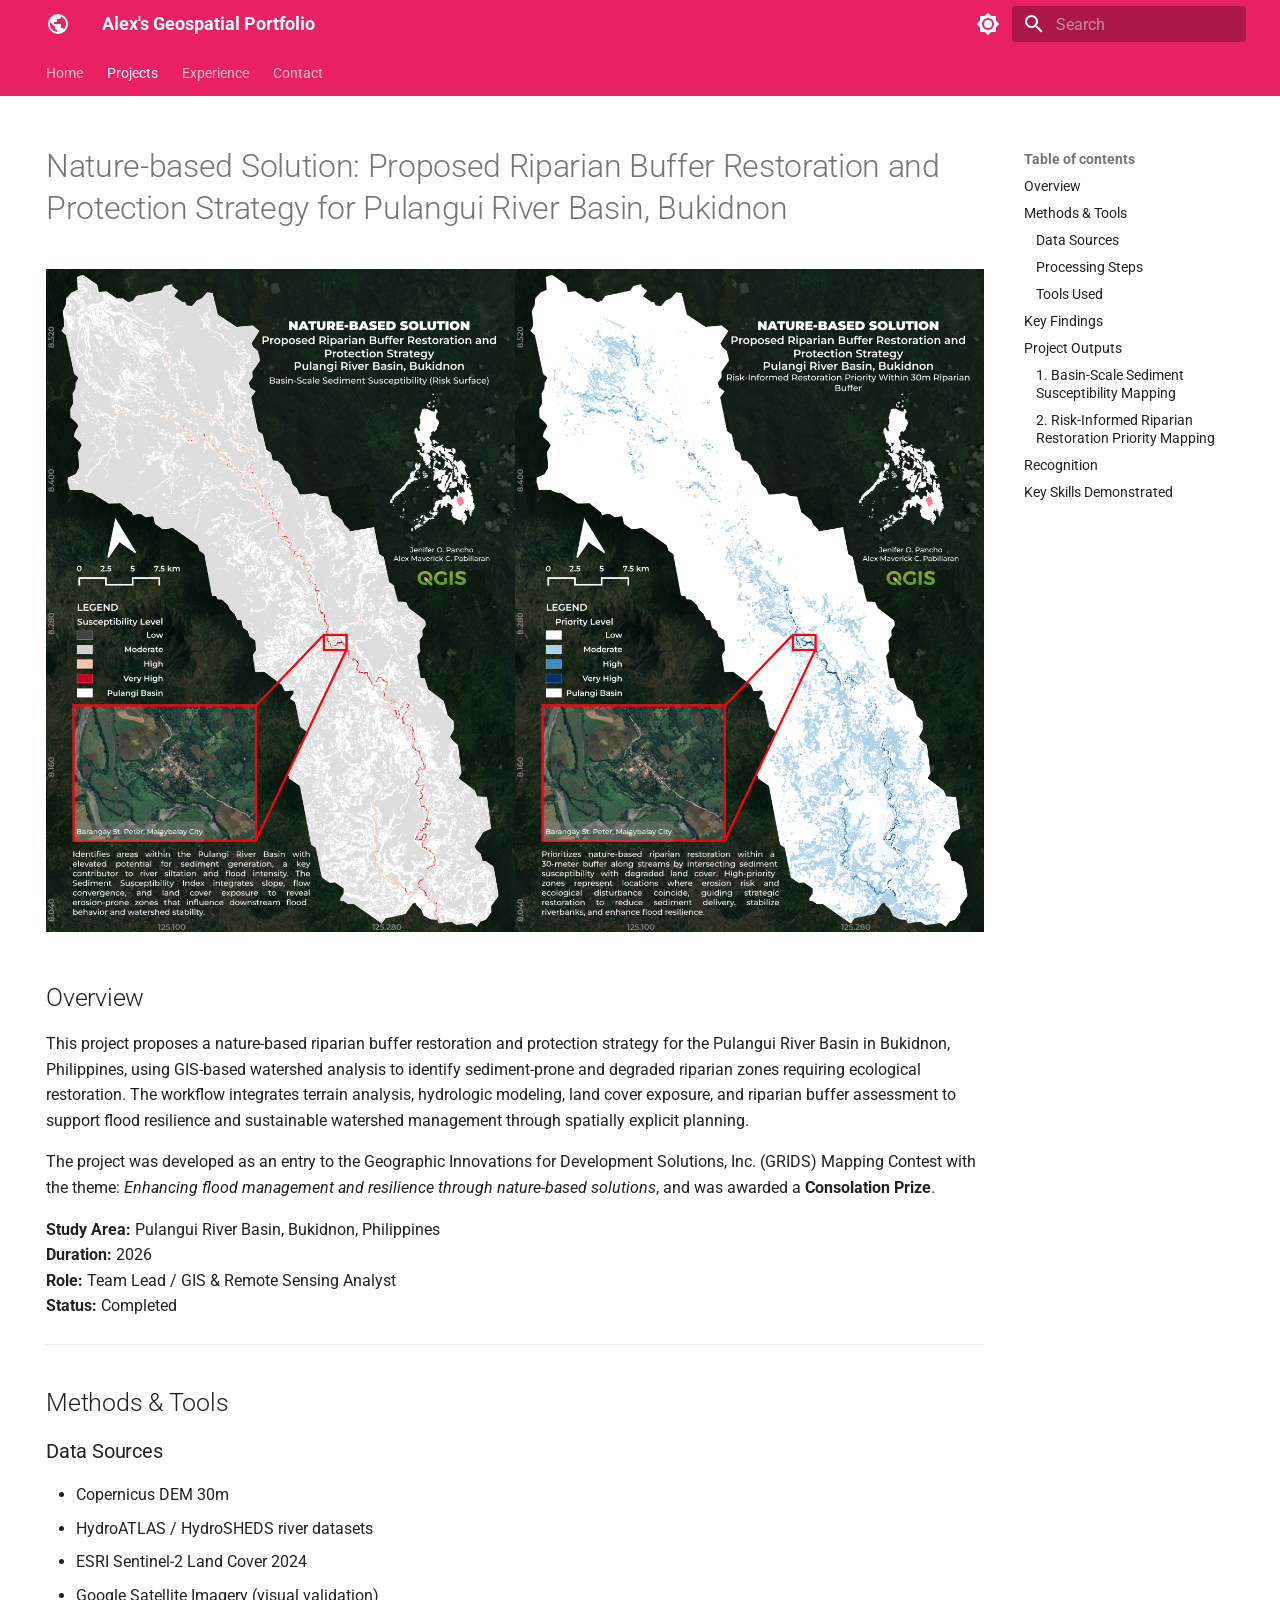
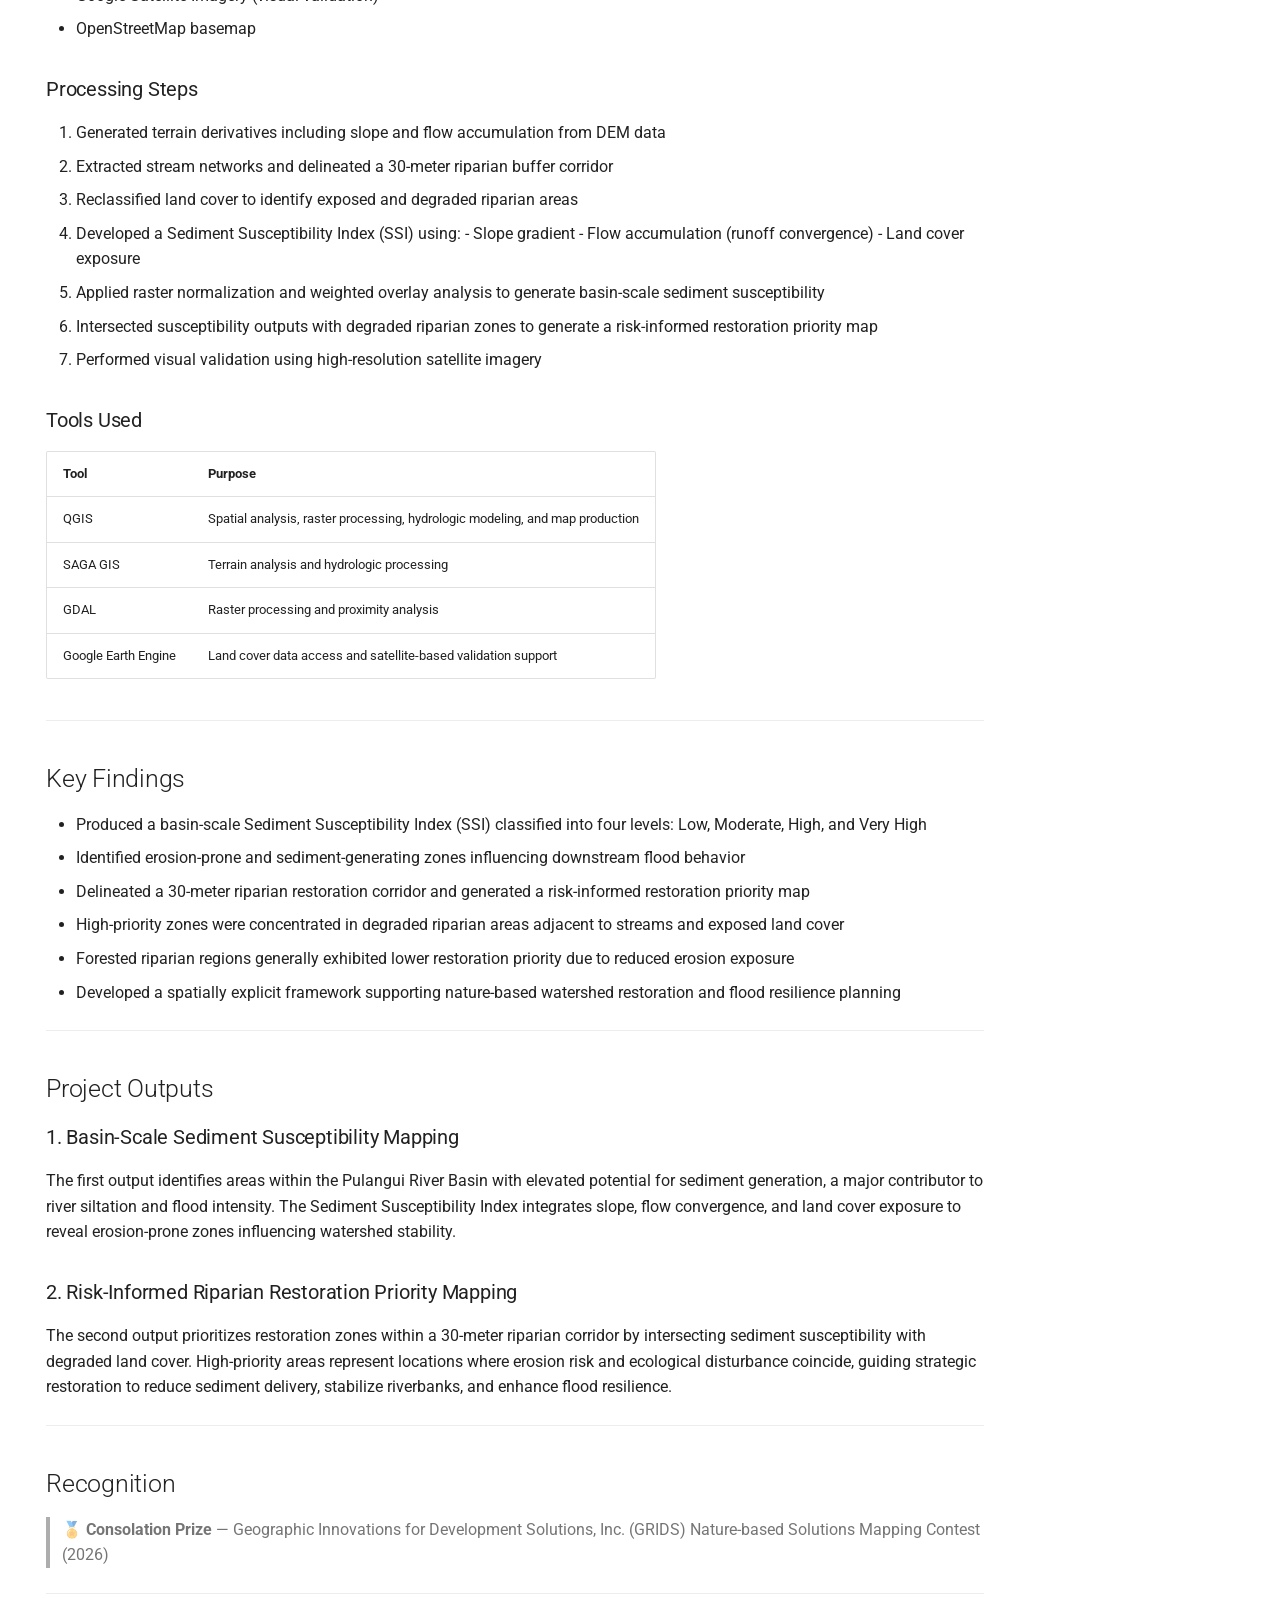
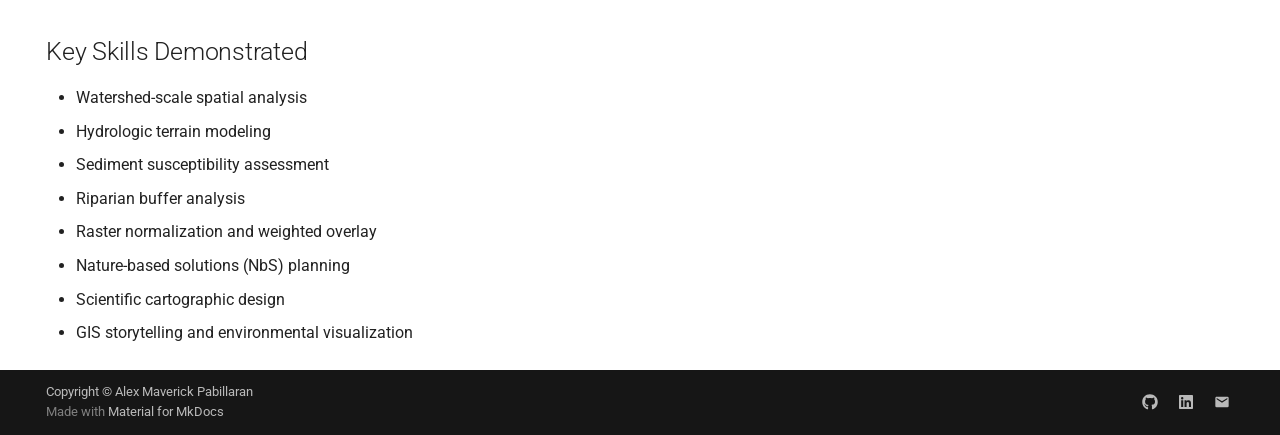
<file: projects/pulangui/index.html>
<!doctype html>
<html lang="en" class="no-js">
  <head>
    
      <meta charset="utf-8">
      <meta name="viewport" content="width=device-width,initial-scale=1">
      
        <meta name="description" content="Portfolio of Alex Maverick — GIS, Remote Sensing, and Spatial Data Science">
      
      
        <meta name="author" content="Alex Maverick">
      
      
        <link rel="canonical" href="https://alexmaverickp.github.io/projects/pulangui/">
      
      
        <link rel="prev" href="../water-system-development/">
      
      
        <link rel="next" href="../aws-suitability/">
      
      
        
      
      
      <link rel="icon" href="../../assets/images/favicon.png">
      <meta name="generator" content="mkdocs-1.6.1, mkdocs-material-9.7.6">
    
    
      
        <title>Nature-based Solution: Proposed Riparian Buffer Restoration and Protection Strategy for Pulangui River Basin, Bukidnon - Alex's Geospatial Portfolio</title>
      
    
    
      <link rel="stylesheet" href="../../assets/stylesheets/main.484c7ddc.min.css">
      
        
        <link rel="stylesheet" href="../../assets/stylesheets/palette.ab4e12ef.min.css">
      
      


    
    
      
    
    
      
        
        
        <link rel="preconnect" href="https://fonts.gstatic.com" crossorigin>
        <link rel="stylesheet" href="https://fonts.googleapis.com/css?family=Roboto:300,300i,400,400i,700,700i%7CRoboto+Mono:400,400i,700,700i&display=fallback">
        <style>:root{--md-text-font:"Roboto";--md-code-font:"Roboto Mono"}</style>
      
    
    
      <link rel="stylesheet" href="../../assets/css/extra.css">
    
    <script>__md_scope=new URL("../..",location),__md_hash=e=>[...e].reduce(((e,_)=>(e<<5)-e+_.charCodeAt(0)),0),__md_get=(e,_=localStorage,t=__md_scope)=>JSON.parse(_.getItem(t.pathname+"."+e)),__md_set=(e,_,t=localStorage,a=__md_scope)=>{try{t.setItem(a.pathname+"."+e,JSON.stringify(_))}catch(e){}}</script>
    
      

    
    
  </head>
  
  
    
    
      
    
    
    
    
    <body dir="ltr" data-md-color-scheme="default" data-md-color-primary="pink" data-md-color-accent="green">
  
    
    <input class="md-toggle" data-md-toggle="drawer" type="checkbox" id="__drawer" autocomplete="off">
    <input class="md-toggle" data-md-toggle="search" type="checkbox" id="__search" autocomplete="off">
    <label class="md-overlay" for="__drawer"></label>
    <div data-md-component="skip">
      
        
        <a href="#nature-based-solution-proposed-riparian-buffer-restoration-and-protection-strategy-for-pulangui-river-basin-bukidnon" class="md-skip">
          Skip to content
        </a>
      
    </div>
    <div data-md-component="announce">
      
    </div>
    
    
      

<header class="md-header" data-md-component="header">
  <nav class="md-header__inner md-grid" aria-label="Header">
    <a href="../.." title="Alex&#39;s Geospatial Portfolio" class="md-header__button md-logo" aria-label="Alex's Geospatial Portfolio" data-md-component="logo">
      
  
  <svg xmlns="http://www.w3.org/2000/svg" viewBox="0 0 24 24"><path d="M17.9 17.39c-.26-.8-1.01-1.39-1.9-1.39h-1v-3a1 1 0 0 0-1-1H8v-2h2a1 1 0 0 0 1-1V7h2a2 2 0 0 0 2-2v-.41a7.984 7.984 0 0 1 2.9 12.8M11 19.93c-3.95-.49-7-3.85-7-7.93 0-.62.08-1.22.21-1.79L9 15v1a2 2 0 0 0 2 2m1-16A10 10 0 0 0 2 12a10 10 0 0 0 10 10 10 10 0 0 0 10-10A10 10 0 0 0 12 2"/></svg>

    </a>
    <label class="md-header__button md-icon" for="__drawer">
      
      <svg xmlns="http://www.w3.org/2000/svg" viewBox="0 0 24 24"><path d="M3 6h18v2H3zm0 5h18v2H3zm0 5h18v2H3z"/></svg>
    </label>
    <div class="md-header__title" data-md-component="header-title">
      <div class="md-header__ellipsis">
        <div class="md-header__topic">
          <span class="md-ellipsis">
            Alex's Geospatial Portfolio
          </span>
        </div>
        <div class="md-header__topic" data-md-component="header-topic">
          <span class="md-ellipsis">
            
              Nature-based Solution: Proposed Riparian Buffer Restoration and Protection Strategy for Pulangui River Basin, Bukidnon
            
          </span>
        </div>
      </div>
    </div>
    
      
        <form class="md-header__option" data-md-component="palette">
  
    
    
    
    <input class="md-option" data-md-color-media="" data-md-color-scheme="default" data-md-color-primary="pink" data-md-color-accent="green"  aria-label="Switch to dark mode"  type="radio" name="__palette" id="__palette_0">
    
      <label class="md-header__button md-icon" title="Switch to dark mode" for="__palette_1" hidden>
        <svg xmlns="http://www.w3.org/2000/svg" viewBox="0 0 24 24"><path d="M12 8a4 4 0 0 0-4 4 4 4 0 0 0 4 4 4 4 0 0 0 4-4 4 4 0 0 0-4-4m0 10a6 6 0 0 1-6-6 6 6 0 0 1 6-6 6 6 0 0 1 6 6 6 6 0 0 1-6 6m8-9.31V4h-4.69L12 .69 8.69 4H4v4.69L.69 12 4 15.31V20h4.69L12 23.31 15.31 20H20v-4.69L23.31 12z"/></svg>
      </label>
    
  
    
    
    
    <input class="md-option" data-md-color-media="" data-md-color-scheme="slate" data-md-color-primary="indigo" data-md-color-accent="blue"  aria-label="Switch to light mode"  type="radio" name="__palette" id="__palette_1">
    
      <label class="md-header__button md-icon" title="Switch to light mode" for="__palette_0" hidden>
        <svg xmlns="http://www.w3.org/2000/svg" viewBox="0 0 24 24"><path d="M12 18c-.89 0-1.74-.2-2.5-.55C11.56 16.5 13 14.42 13 12s-1.44-4.5-3.5-5.45C10.26 6.2 11.11 6 12 6a6 6 0 0 1 6 6 6 6 0 0 1-6 6m8-9.31V4h-4.69L12 .69 8.69 4H4v4.69L.69 12 4 15.31V20h4.69L12 23.31 15.31 20H20v-4.69L23.31 12z"/></svg>
      </label>
    
  
</form>
      
    
    
      <script>var palette=__md_get("__palette");if(palette&&palette.color){if("(prefers-color-scheme)"===palette.color.media){var media=matchMedia("(prefers-color-scheme: light)"),input=document.querySelector(media.matches?"[data-md-color-media='(prefers-color-scheme: light)']":"[data-md-color-media='(prefers-color-scheme: dark)']");palette.color.media=input.getAttribute("data-md-color-media"),palette.color.scheme=input.getAttribute("data-md-color-scheme"),palette.color.primary=input.getAttribute("data-md-color-primary"),palette.color.accent=input.getAttribute("data-md-color-accent")}for(var[key,value]of Object.entries(palette.color))document.body.setAttribute("data-md-color-"+key,value)}</script>
    
    
    
      
      
        <label class="md-header__button md-icon" for="__search">
          
          <svg xmlns="http://www.w3.org/2000/svg" viewBox="0 0 24 24"><path d="M9.5 3A6.5 6.5 0 0 1 16 9.5c0 1.61-.59 3.09-1.56 4.23l.27.27h.79l5 5-1.5 1.5-5-5v-.79l-.27-.27A6.52 6.52 0 0 1 9.5 16 6.5 6.5 0 0 1 3 9.5 6.5 6.5 0 0 1 9.5 3m0 2C7 5 5 7 5 9.5S7 14 9.5 14 14 12 14 9.5 12 5 9.5 5"/></svg>
        </label>
        <div class="md-search" data-md-component="search" role="dialog">
  <label class="md-search__overlay" for="__search"></label>
  <div class="md-search__inner" role="search">
    <form class="md-search__form" name="search">
      <input type="text" class="md-search__input" name="query" aria-label="Search" placeholder="Search" autocapitalize="off" autocorrect="off" autocomplete="off" spellcheck="false" data-md-component="search-query" required>
      <label class="md-search__icon md-icon" for="__search">
        
        <svg xmlns="http://www.w3.org/2000/svg" viewBox="0 0 24 24"><path d="M9.5 3A6.5 6.5 0 0 1 16 9.5c0 1.61-.59 3.09-1.56 4.23l.27.27h.79l5 5-1.5 1.5-5-5v-.79l-.27-.27A6.52 6.52 0 0 1 9.5 16 6.5 6.5 0 0 1 3 9.5 6.5 6.5 0 0 1 9.5 3m0 2C7 5 5 7 5 9.5S7 14 9.5 14 14 12 14 9.5 12 5 9.5 5"/></svg>
        
        <svg xmlns="http://www.w3.org/2000/svg" viewBox="0 0 24 24"><path d="M20 11v2H8l5.5 5.5-1.42 1.42L4.16 12l7.92-7.92L13.5 5.5 8 11z"/></svg>
      </label>
      <nav class="md-search__options" aria-label="Search">
        
        <button type="reset" class="md-search__icon md-icon" title="Clear" aria-label="Clear" tabindex="-1">
          
          <svg xmlns="http://www.w3.org/2000/svg" viewBox="0 0 24 24"><path d="M19 6.41 17.59 5 12 10.59 6.41 5 5 6.41 10.59 12 5 17.59 6.41 19 12 13.41 17.59 19 19 17.59 13.41 12z"/></svg>
        </button>
      </nav>
      
    </form>
    <div class="md-search__output">
      <div class="md-search__scrollwrap" tabindex="0" data-md-scrollfix>
        <div class="md-search-result" data-md-component="search-result">
          <div class="md-search-result__meta">
            Initializing search
          </div>
          <ol class="md-search-result__list" role="presentation"></ol>
        </div>
      </div>
    </div>
  </div>
</div>
      
    
    
  </nav>
  
</header>
    
    <div class="md-container" data-md-component="container">
      
      
        
          
            
<nav class="md-tabs" aria-label="Tabs" data-md-component="tabs">
  <div class="md-grid">
    <ul class="md-tabs__list">
      
        
  
  
  
  
    <li class="md-tabs__item">
      <a href="../.." class="md-tabs__link">
        
  
  
    
  
  Home

      </a>
    </li>
  

      
        
  
  
  
    
  
  
    
    
      <li class="md-tabs__item md-tabs__item--active">
        <a href="../" class="md-tabs__link">
          
  
  
  Projects

        </a>
      </li>
    
  

      
        
  
  
  
  
    <li class="md-tabs__item">
      <a href="../../experience/" class="md-tabs__link">
        
  
  
    
  
  Experience

      </a>
    </li>
  

      
        
  
  
  
  
    <li class="md-tabs__item">
      <a href="../../contact/" class="md-tabs__link">
        
  
  
    
  
  Contact

      </a>
    </li>
  

      
    </ul>
  </div>
</nav>
          
        
      
      <main class="md-main" data-md-component="main">
        <div class="md-main__inner md-grid">
          
            
              
                
              
              <div class="md-sidebar md-sidebar--primary" data-md-component="sidebar" data-md-type="navigation" hidden>
                <div class="md-sidebar__scrollwrap">
                  <div class="md-sidebar__inner">
                    


  


<nav class="md-nav md-nav--primary md-nav--lifted" aria-label="Navigation" data-md-level="0">
  <label class="md-nav__title" for="__drawer">
    <a href="../.." title="Alex&#39;s Geospatial Portfolio" class="md-nav__button md-logo" aria-label="Alex's Geospatial Portfolio" data-md-component="logo">
      
  
  <svg xmlns="http://www.w3.org/2000/svg" viewBox="0 0 24 24"><path d="M17.9 17.39c-.26-.8-1.01-1.39-1.9-1.39h-1v-3a1 1 0 0 0-1-1H8v-2h2a1 1 0 0 0 1-1V7h2a2 2 0 0 0 2-2v-.41a7.984 7.984 0 0 1 2.9 12.8M11 19.93c-3.95-.49-7-3.85-7-7.93 0-.62.08-1.22.21-1.79L9 15v1a2 2 0 0 0 2 2m1-16A10 10 0 0 0 2 12a10 10 0 0 0 10 10 10 10 0 0 0 10-10A10 10 0 0 0 12 2"/></svg>

    </a>
    Alex's Geospatial Portfolio
  </label>
  
  <ul class="md-nav__list" data-md-scrollfix>
    
      
      
  
  
  
  
    <li class="md-nav__item">
      <a href="../.." class="md-nav__link">
        
  
  
  <span class="md-ellipsis">
    
  
    Home
  

    
  </span>
  
  

      </a>
    </li>
  

    
      
      
  
  
    
  
  
  
    
    
    
    
      
        
        
      
      
    
    
    <li class="md-nav__item md-nav__item--active md-nav__item--section md-nav__item--nested">
      
        
        
        <input class="md-nav__toggle md-toggle " type="checkbox" id="__nav_2" checked>
        
          
          <label class="md-nav__link" for="__nav_2" id="__nav_2_label" tabindex="">
            
  
  
  <span class="md-ellipsis">
    
  
    Projects
  

    
  </span>
  
  

            <span class="md-nav__icon md-icon"></span>
          </label>
        
        <nav class="md-nav" data-md-level="1" aria-labelledby="__nav_2_label" aria-expanded="true">
          <label class="md-nav__title" for="__nav_2">
            <span class="md-nav__icon md-icon"></span>
            
  
    Projects
  

          </label>
          <ul class="md-nav__list" data-md-scrollfix>
            
              
                
  
  
  
  
    <li class="md-nav__item">
      <a href="../" class="md-nav__link">
        
  
  
  <span class="md-ellipsis">
    
  
    All Projects
  

    
  </span>
  
  

      </a>
    </li>
  

              
            
              
                
  
  
  
  
    <li class="md-nav__item">
      <a href="../water-system-planning/" class="md-nav__link">
        
  
  
  <span class="md-ellipsis">
    
  
    Water System Planning Support Through GIS Mapping, Watershed Analysis, and Hazard Assessment
  

    
  </span>
  
  

      </a>
    </li>
  

              
            
              
                
  
  
  
  
    <li class="md-nav__item">
      <a href="../water-system-development/" class="md-nav__link">
        
  
  
  <span class="md-ellipsis">
    
  
    Watershed Catchment Area Mapping for Microhydro Powerplant Development
  

    
  </span>
  
  

      </a>
    </li>
  

              
            
              
                
  
  
    
  
  
  
    <li class="md-nav__item md-nav__item--active">
      
      <input class="md-nav__toggle md-toggle" type="checkbox" id="__toc">
      
      
        
      
      
        <label class="md-nav__link md-nav__link--active" for="__toc">
          
  
  
  <span class="md-ellipsis">
    
  
    Nature-based Solution: Proposed Riparian Buffer Restoration and Protection Strategy for Pulangui River Basin, Bukidnon
  

    
  </span>
  
  

          <span class="md-nav__icon md-icon"></span>
        </label>
      
      <a href="./" class="md-nav__link md-nav__link--active">
        
  
  
  <span class="md-ellipsis">
    
  
    Nature-based Solution: Proposed Riparian Buffer Restoration and Protection Strategy for Pulangui River Basin, Bukidnon
  

    
  </span>
  
  

      </a>
      
        

<nav class="md-nav md-nav--secondary" aria-label="Table of contents">
  
  
  
    
  
  
    <label class="md-nav__title" for="__toc">
      <span class="md-nav__icon md-icon"></span>
      Table of contents
    </label>
    <ul class="md-nav__list" data-md-component="toc" data-md-scrollfix>
      
        <li class="md-nav__item">
  <a href="#overview" class="md-nav__link">
    <span class="md-ellipsis">
      
        Overview
      
    </span>
  </a>
  
</li>
      
        <li class="md-nav__item">
  <a href="#methods-tools" class="md-nav__link">
    <span class="md-ellipsis">
      
        Methods &amp; Tools
      
    </span>
  </a>
  
    <nav class="md-nav" aria-label="Methods &amp; Tools">
      <ul class="md-nav__list">
        
          <li class="md-nav__item">
  <a href="#data-sources" class="md-nav__link">
    <span class="md-ellipsis">
      
        Data Sources
      
    </span>
  </a>
  
</li>
        
          <li class="md-nav__item">
  <a href="#processing-steps" class="md-nav__link">
    <span class="md-ellipsis">
      
        Processing Steps
      
    </span>
  </a>
  
</li>
        
          <li class="md-nav__item">
  <a href="#tools-used" class="md-nav__link">
    <span class="md-ellipsis">
      
        Tools Used
      
    </span>
  </a>
  
</li>
        
      </ul>
    </nav>
  
</li>
      
        <li class="md-nav__item">
  <a href="#key-findings" class="md-nav__link">
    <span class="md-ellipsis">
      
        Key Findings
      
    </span>
  </a>
  
</li>
      
        <li class="md-nav__item">
  <a href="#project-outputs" class="md-nav__link">
    <span class="md-ellipsis">
      
        Project Outputs
      
    </span>
  </a>
  
    <nav class="md-nav" aria-label="Project Outputs">
      <ul class="md-nav__list">
        
          <li class="md-nav__item">
  <a href="#1-basin-scale-sediment-susceptibility-mapping" class="md-nav__link">
    <span class="md-ellipsis">
      
        1. Basin-Scale Sediment Susceptibility Mapping
      
    </span>
  </a>
  
</li>
        
          <li class="md-nav__item">
  <a href="#2-risk-informed-riparian-restoration-priority-mapping" class="md-nav__link">
    <span class="md-ellipsis">
      
        2. Risk-Informed Riparian Restoration Priority Mapping
      
    </span>
  </a>
  
</li>
        
      </ul>
    </nav>
  
</li>
      
        <li class="md-nav__item">
  <a href="#recognition" class="md-nav__link">
    <span class="md-ellipsis">
      
        Recognition
      
    </span>
  </a>
  
</li>
      
        <li class="md-nav__item">
  <a href="#key-skills-demonstrated" class="md-nav__link">
    <span class="md-ellipsis">
      
        Key Skills Demonstrated
      
    </span>
  </a>
  
</li>
      
    </ul>
  
</nav>
      
    </li>
  

              
            
              
                
  
  
  
  
    <li class="md-nav__item">
      <a href="../aws-suitability/" class="md-nav__link">
        
  
  
  <span class="md-ellipsis">
    
  
    Automatic Weather Station Suitability Map
  

    
  </span>
  
  

      </a>
    </li>
  

              
            
              
                
  
  
  
  
    <li class="md-nav__item">
      <a href="../ndvi-tool/" class="md-nav__link">
        
  
  
  <span class="md-ellipsis">
    
  
    Remote Sensing NDVI Tool
  

    
  </span>
  
  

      </a>
    </li>
  

              
            
              
                
  
  
  
  
    <li class="md-nav__item">
      <a href="../unsupervised-classification/" class="md-nav__link">
        
  
  
  <span class="md-ellipsis">
    
  
    Unsupervised Land Cover Classification
  

    
  </span>
  
  

      </a>
    </li>
  

              
            
          </ul>
        </nav>
      
    </li>
  

    
      
      
  
  
  
  
    <li class="md-nav__item">
      <a href="../../experience/" class="md-nav__link">
        
  
  
  <span class="md-ellipsis">
    
  
    Experience
  

    
  </span>
  
  

      </a>
    </li>
  

    
      
      
  
  
  
  
    <li class="md-nav__item">
      <a href="../../contact/" class="md-nav__link">
        
  
  
  <span class="md-ellipsis">
    
  
    Contact
  

    
  </span>
  
  

      </a>
    </li>
  

    
  </ul>
</nav>
                  </div>
                </div>
              </div>
            
            
              
                
              
              <div class="md-sidebar md-sidebar--secondary" data-md-component="sidebar" data-md-type="toc" >
                <div class="md-sidebar__scrollwrap">
                  <div class="md-sidebar__inner">
                    

<nav class="md-nav md-nav--secondary" aria-label="Table of contents">
  
  
  
    
  
  
    <label class="md-nav__title" for="__toc">
      <span class="md-nav__icon md-icon"></span>
      Table of contents
    </label>
    <ul class="md-nav__list" data-md-component="toc" data-md-scrollfix>
      
        <li class="md-nav__item">
  <a href="#overview" class="md-nav__link">
    <span class="md-ellipsis">
      
        Overview
      
    </span>
  </a>
  
</li>
      
        <li class="md-nav__item">
  <a href="#methods-tools" class="md-nav__link">
    <span class="md-ellipsis">
      
        Methods &amp; Tools
      
    </span>
  </a>
  
    <nav class="md-nav" aria-label="Methods &amp; Tools">
      <ul class="md-nav__list">
        
          <li class="md-nav__item">
  <a href="#data-sources" class="md-nav__link">
    <span class="md-ellipsis">
      
        Data Sources
      
    </span>
  </a>
  
</li>
        
          <li class="md-nav__item">
  <a href="#processing-steps" class="md-nav__link">
    <span class="md-ellipsis">
      
        Processing Steps
      
    </span>
  </a>
  
</li>
        
          <li class="md-nav__item">
  <a href="#tools-used" class="md-nav__link">
    <span class="md-ellipsis">
      
        Tools Used
      
    </span>
  </a>
  
</li>
        
      </ul>
    </nav>
  
</li>
      
        <li class="md-nav__item">
  <a href="#key-findings" class="md-nav__link">
    <span class="md-ellipsis">
      
        Key Findings
      
    </span>
  </a>
  
</li>
      
        <li class="md-nav__item">
  <a href="#project-outputs" class="md-nav__link">
    <span class="md-ellipsis">
      
        Project Outputs
      
    </span>
  </a>
  
    <nav class="md-nav" aria-label="Project Outputs">
      <ul class="md-nav__list">
        
          <li class="md-nav__item">
  <a href="#1-basin-scale-sediment-susceptibility-mapping" class="md-nav__link">
    <span class="md-ellipsis">
      
        1. Basin-Scale Sediment Susceptibility Mapping
      
    </span>
  </a>
  
</li>
        
          <li class="md-nav__item">
  <a href="#2-risk-informed-riparian-restoration-priority-mapping" class="md-nav__link">
    <span class="md-ellipsis">
      
        2. Risk-Informed Riparian Restoration Priority Mapping
      
    </span>
  </a>
  
</li>
        
      </ul>
    </nav>
  
</li>
      
        <li class="md-nav__item">
  <a href="#recognition" class="md-nav__link">
    <span class="md-ellipsis">
      
        Recognition
      
    </span>
  </a>
  
</li>
      
        <li class="md-nav__item">
  <a href="#key-skills-demonstrated" class="md-nav__link">
    <span class="md-ellipsis">
      
        Key Skills Demonstrated
      
    </span>
  </a>
  
</li>
      
    </ul>
  
</nav>
                  </div>
                </div>
              </div>
            
          
          
            <div class="md-content" data-md-component="content">
              
              <article class="md-content__inner md-typeset">
                
                  
  




<h1 id="nature-based-solution-proposed-riparian-buffer-restoration-and-protection-strategy-for-pulangui-river-basin-bukidnon">Nature-based Solution: Proposed Riparian Buffer Restoration and Protection Strategy for Pulangui River Basin, Bukidnon</h1>
<p><img alt="Project overview image" src="../../assets/images/pulangui.png" /></p>
<h2 id="overview">Overview</h2>
<p>This project proposes a nature-based riparian buffer restoration and protection strategy for the Pulangui River Basin in Bukidnon, Philippines, using GIS-based watershed analysis to identify sediment-prone and degraded riparian zones requiring ecological restoration. The workflow integrates terrain analysis, hydrologic modeling, land cover exposure, and riparian buffer assessment to support flood resilience and sustainable watershed management through spatially explicit planning.</p>
<p>The project was developed as an entry to the Geographic Innovations for Development Solutions, Inc. (GRIDS) Mapping Contest with the theme: <em>Enhancing flood management and resilience through nature-based solutions</em>, and was awarded a <strong>Consolation Prize</strong>.</p>
<p><strong>Study Area:</strong> Pulangui River Basin, Bukidnon, Philippines<br />
<strong>Duration:</strong> 2026<br />
<strong>Role:</strong> Team Lead / GIS &amp; Remote Sensing Analyst<br />
<strong>Status:</strong> Completed</p>
<hr />
<h2 id="methods-tools">Methods &amp; Tools</h2>
<h3 id="data-sources">Data Sources</h3>
<ul>
<li>Copernicus DEM 30m</li>
<li>HydroATLAS / HydroSHEDS river datasets</li>
<li>ESRI Sentinel-2 Land Cover 2024</li>
<li>Google Satellite Imagery (visual validation)</li>
<li>OpenStreetMap basemap</li>
</ul>
<h3 id="processing-steps">Processing Steps</h3>
<ol>
<li>Generated terrain derivatives including slope and flow accumulation from DEM data</li>
<li>Extracted stream networks and delineated a 30-meter riparian buffer corridor</li>
<li>Reclassified land cover to identify exposed and degraded riparian areas</li>
<li>Developed a Sediment Susceptibility Index (SSI) using:
            - Slope gradient
            - Flow accumulation (runoff convergence)
            - Land cover exposure</li>
<li>Applied raster normalization and weighted overlay analysis to generate basin-scale sediment susceptibility</li>
<li>Intersected susceptibility outputs with degraded riparian zones to generate a risk-informed restoration priority map</li>
<li>Performed visual validation using high-resolution satellite imagery</li>
</ol>
<h3 id="tools-used">Tools Used</h3>
<table>
<thead>
<tr>
<th>Tool</th>
<th>Purpose</th>
</tr>
</thead>
<tbody>
<tr>
<td>QGIS</td>
<td>Spatial analysis, raster processing, hydrologic modeling, and map production</td>
</tr>
<tr>
<td>SAGA GIS</td>
<td>Terrain analysis and hydrologic processing</td>
</tr>
<tr>
<td>GDAL</td>
<td>Raster processing and proximity analysis</td>
</tr>
<tr>
<td>Google Earth Engine</td>
<td>Land cover data access and satellite-based validation support</td>
</tr>
</tbody>
</table>
<hr />
<h2 id="key-findings">Key Findings</h2>
<ul>
<li>Produced a basin-scale Sediment Susceptibility Index (SSI) classified into four levels: Low, Moderate, High, and Very High</li>
<li>Identified erosion-prone and sediment-generating zones influencing downstream flood behavior</li>
<li>Delineated a 30-meter riparian restoration corridor and generated a risk-informed restoration priority map</li>
<li>High-priority zones were concentrated in degraded riparian areas adjacent to streams and exposed land cover</li>
<li>Forested riparian regions generally exhibited lower restoration priority due to reduced erosion exposure</li>
<li>Developed a spatially explicit framework supporting nature-based watershed restoration and flood resilience planning</li>
</ul>
<hr />
<h2 id="project-outputs">Project Outputs</h2>
<h3 id="1-basin-scale-sediment-susceptibility-mapping">1. Basin-Scale Sediment Susceptibility Mapping</h3>
<p>The first output identifies areas within the Pulangui River Basin with elevated potential for sediment generation, a major contributor to river siltation and flood intensity. The Sediment Susceptibility Index integrates slope, flow convergence, and land cover exposure to reveal erosion-prone zones influencing watershed stability.</p>
<h3 id="2-risk-informed-riparian-restoration-priority-mapping">2. Risk-Informed Riparian Restoration Priority Mapping</h3>
<p>The second output prioritizes restoration zones within a 30-meter riparian corridor by intersecting sediment susceptibility with degraded land cover. High-priority areas represent locations where erosion risk and ecological disturbance coincide, guiding strategic restoration to reduce sediment delivery, stabilize riverbanks, and enhance flood resilience.</p>
<hr />
<h2 id="recognition">Recognition</h2>
<blockquote>
<p>🏅 <strong>Consolation Prize</strong> — Geographic Innovations for Development Solutions, Inc. (GRIDS) Nature-based Solutions Mapping Contest (2026)</p>
</blockquote>
<hr />
<h2 id="key-skills-demonstrated">Key Skills Demonstrated</h2>
<ul>
<li>Watershed-scale spatial analysis</li>
<li>Hydrologic terrain modeling</li>
<li>Sediment susceptibility assessment</li>
<li>Riparian buffer analysis</li>
<li>Raster normalization and weighted overlay</li>
<li>Nature-based solutions (NbS) planning</li>
<li>Scientific cartographic design</li>
<li>GIS storytelling and environmental visualization</li>
</ul>







  
  




  



                
              </article>
            </div>
          
          
<script>var target=document.getElementById(location.hash.slice(1));target&&target.name&&(target.checked=target.name.startsWith("__tabbed_"))</script>
        </div>
        
          <button type="button" class="md-top md-icon" data-md-component="top" hidden>
  
  <svg xmlns="http://www.w3.org/2000/svg" viewBox="0 0 24 24"><path d="M13 20h-2V8l-5.5 5.5-1.42-1.42L12 4.16l7.92 7.92-1.42 1.42L13 8z"/></svg>
  Back to top
</button>
        
      </main>
      
        <footer class="md-footer">
  
  <div class="md-footer-meta md-typeset">
    <div class="md-footer-meta__inner md-grid">
      <div class="md-copyright">
  
    <div class="md-copyright__highlight">
      Copyright &copy; Alex Maverick Pabillaran
    </div>
  
  
    Made with
    <a href="https://squidfunk.github.io/mkdocs-material/" target="_blank" rel="noopener">
      Material for MkDocs
    </a>
  
</div>
      
        
<div class="md-social">
  
    
    
    
    
      
      
    
    <a href="https://github.com/alexmaverickp" target="_blank" rel="noopener" title="github.com" class="md-social__link">
      <svg xmlns="http://www.w3.org/2000/svg" viewBox="0 0 512 512"><!--! Font Awesome Free 7.1.0 by @fontawesome - https://fontawesome.com License - https://fontawesome.com/license/free (Icons: CC BY 4.0, Fonts: SIL OFL 1.1, Code: MIT License) Copyright 2025 Fonticons, Inc.--><path d="M173.9 397.4c0 2-2.3 3.6-5.2 3.6-3.3.3-5.6-1.3-5.6-3.6 0-2 2.3-3.6 5.2-3.6 3-.3 5.6 1.3 5.6 3.6m-31.1-4.5c-.7 2 1.3 4.3 4.3 4.9 2.6 1 5.6 0 6.2-2s-1.3-4.3-4.3-5.2c-2.6-.7-5.5.3-6.2 2.3m44.2-1.7c-2.9.7-4.9 2.6-4.6 4.9.3 2 2.9 3.3 5.9 2.6 2.9-.7 4.9-2.6 4.6-4.6-.3-1.9-3-3.2-5.9-2.9M252.8 8C114.1 8 8 113.3 8 252c0 110.9 69.8 205.8 169.5 239.2 12.8 2.3 17.3-5.6 17.3-12.1 0-6.2-.3-40.4-.3-61.4 0 0-70 15-84.7-29.8 0 0-11.4-29.1-27.8-36.6 0 0-22.9-15.7 1.6-15.4 0 0 24.9 2 38.6 25.8 21.9 38.6 58.6 27.5 72.9 20.9 2.3-16 8.8-27.1 16-33.7-55.9-6.2-112.3-14.3-112.3-110.5 0-27.5 7.6-41.3 23.6-58.9-2.6-6.5-11.1-33.3 2.6-67.9 20.9-6.5 69 27 69 27 20-5.6 41.5-8.5 62.8-8.5s42.8 2.9 62.8 8.5c0 0 48.1-33.6 69-27 13.7 34.7 5.2 61.4 2.6 67.9 16 17.7 25.8 31.5 25.8 58.9 0 96.5-58.9 104.2-114.8 110.5 9.2 7.9 17 22.9 17 46.4 0 33.7-.3 75.4-.3 83.6 0 6.5 4.6 14.4 17.3 12.1C436.2 457.8 504 362.9 504 252 504 113.3 391.5 8 252.8 8M105.2 352.9c-1.3 1-1 3.3.7 5.2 1.6 1.6 3.9 2.3 5.2 1 1.3-1 1-3.3-.7-5.2-1.6-1.6-3.9-2.3-5.2-1m-10.8-8.1c-.7 1.3.3 2.9 2.3 3.9 1.6 1 3.6.7 4.3-.7.7-1.3-.3-2.9-2.3-3.9-2-.6-3.6-.3-4.3.7m32.4 35.6c-1.6 1.3-1 4.3 1.3 6.2 2.3 2.3 5.2 2.6 6.5 1 1.3-1.3.7-4.3-1.3-6.2-2.2-2.3-5.2-2.6-6.5-1m-11.4-14.7c-1.6 1-1.6 3.6 0 5.9s4.3 3.3 5.6 2.3c1.6-1.3 1.6-3.9 0-6.2-1.4-2.3-4-3.3-5.6-2"/></svg>
    </a>
  
    
    
    
    
      
      
    
    <a href="https://linkedin.com/in/alex-m-p/" target="_blank" rel="noopener" title="linkedin.com" class="md-social__link">
      <svg xmlns="http://www.w3.org/2000/svg" viewBox="0 0 448 512"><!--! Font Awesome Free 7.1.0 by @fontawesome - https://fontawesome.com License - https://fontawesome.com/license/free (Icons: CC BY 4.0, Fonts: SIL OFL 1.1, Code: MIT License) Copyright 2025 Fonticons, Inc.--><path d="M416 32H31.9C14.3 32 0 46.5 0 64.3v383.4C0 465.5 14.3 480 31.9 480H416c17.6 0 32-14.5 32-32.3V64.3c0-17.8-14.4-32.3-32-32.3M135.4 416H69V202.2h66.5V416zM102.2 96a38.5 38.5 0 1 1 0 77 38.5 38.5 0 1 1 0-77m282.1 320h-66.4V312c0-24.8-.5-56.7-34.5-56.7-34.6 0-39.9 27-39.9 54.9V416h-66.4V202.2h63.7v29.2h.9c8.9-16.8 30.6-34.5 62.9-34.5 67.2 0 79.7 44.3 79.7 101.9z"/></svg>
    </a>
  
    
    
    
    
    <a href="mailto:alexmaverickpabillaran@gmail.com" target="_blank" rel="noopener" title="" class="md-social__link">
      <svg xmlns="http://www.w3.org/2000/svg" viewBox="0 0 24 24"><path d="m20 8-8 5-8-5V6l8 5 8-5m0-2H4c-1.11 0-2 .89-2 2v12a2 2 0 0 0 2 2h16a2 2 0 0 0 2-2V6a2 2 0 0 0-2-2"/></svg>
    </a>
  
</div>
      
    </div>
  </div>
</footer>
      
    </div>
    <div class="md-dialog" data-md-component="dialog">
      <div class="md-dialog__inner md-typeset"></div>
    </div>
    
    
    
      
      
      <script id="__config" type="application/json">{"annotate": null, "base": "../..", "features": ["navigation.tabs", "navigation.top", "content.code.copy"], "search": "../../assets/javascripts/workers/search.2c215733.min.js", "tags": null, "translations": {"clipboard.copied": "Copied to clipboard", "clipboard.copy": "Copy to clipboard", "search.result.more.one": "1 more on this page", "search.result.more.other": "# more on this page", "search.result.none": "No matching documents", "search.result.one": "1 matching document", "search.result.other": "# matching documents", "search.result.placeholder": "Type to start searching", "search.result.term.missing": "Missing", "select.version": "Select version"}, "version": null}</script>
    
    
      <script src="../../assets/javascripts/bundle.79ae519e.min.js"></script>
      
    
  </body>
</html>
</file>
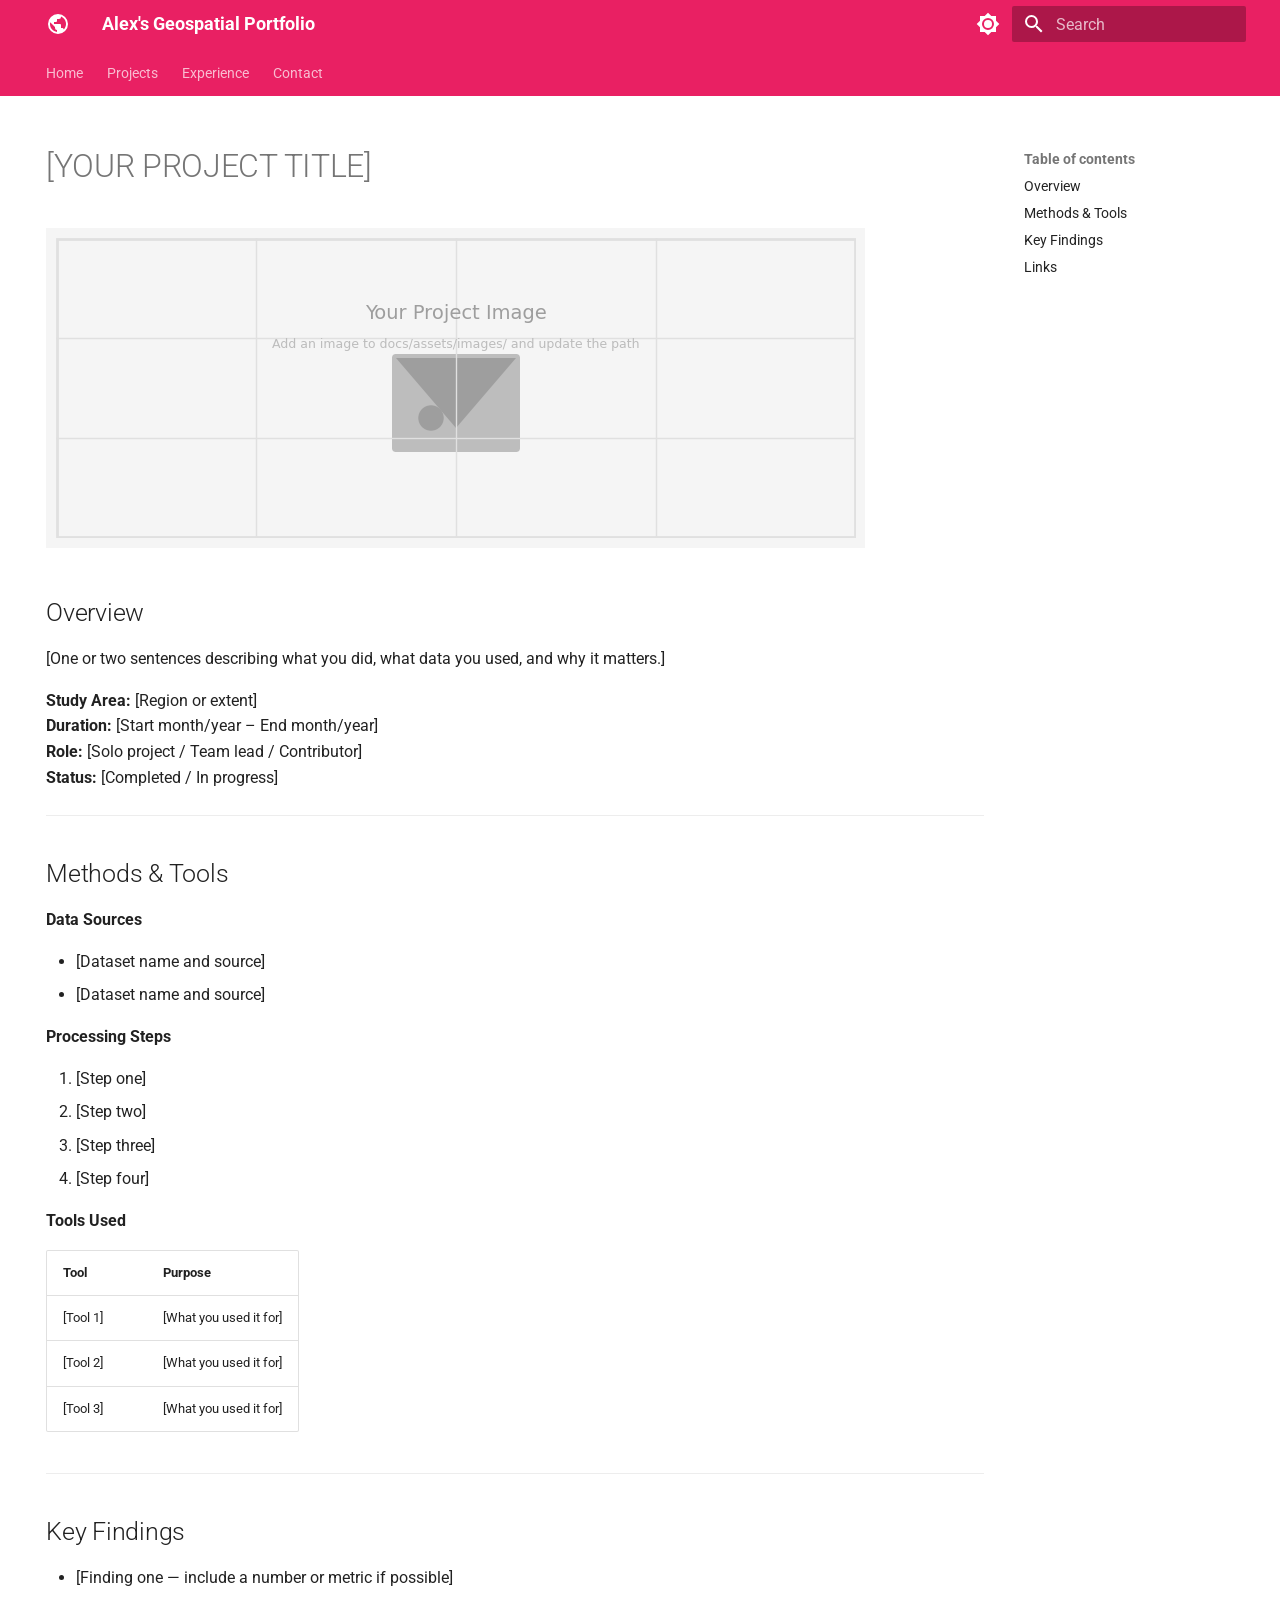
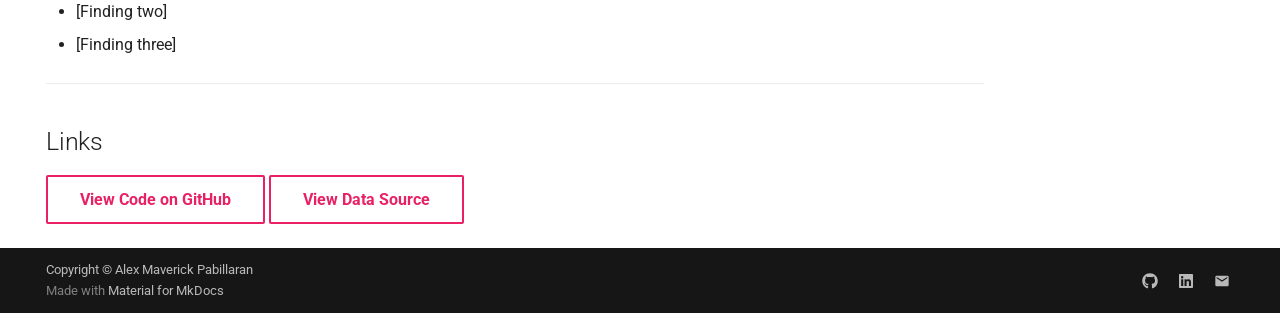
<file: projects/sample-project/index.html>
<!doctype html>
<html lang="en" class="no-js">
  <head>
    
      <meta charset="utf-8">
      <meta name="viewport" content="width=device-width,initial-scale=1">
      
        <meta name="description" content="Portfolio of Alex Maverick — GIS, Remote Sensing, and Spatial Data Science">
      
      
        <meta name="author" content="Alex Maverick">
      
      
        <link rel="canonical" href="https://alexmaverickp.github.io/projects/sample-project/">
      
      
      
      
        
      
      
      <link rel="icon" href="../../assets/images/favicon.png">
      <meta name="generator" content="mkdocs-1.6.1, mkdocs-material-9.7.6">
    
    
      
        <title>Sample project - Alex's Geospatial Portfolio</title>
      
    
    
      <link rel="stylesheet" href="../../assets/stylesheets/main.484c7ddc.min.css">
      
        
        <link rel="stylesheet" href="../../assets/stylesheets/palette.ab4e12ef.min.css">
      
      


    
    
      
    
    
      
        
        
        <link rel="preconnect" href="https://fonts.gstatic.com" crossorigin>
        <link rel="stylesheet" href="https://fonts.googleapis.com/css?family=Roboto:300,300i,400,400i,700,700i%7CRoboto+Mono:400,400i,700,700i&display=fallback">
        <style>:root{--md-text-font:"Roboto";--md-code-font:"Roboto Mono"}</style>
      
    
    
      <link rel="stylesheet" href="../../assets/css/extra.css">
    
    <script>__md_scope=new URL("../..",location),__md_hash=e=>[...e].reduce(((e,_)=>(e<<5)-e+_.charCodeAt(0)),0),__md_get=(e,_=localStorage,t=__md_scope)=>JSON.parse(_.getItem(t.pathname+"."+e)),__md_set=(e,_,t=localStorage,a=__md_scope)=>{try{t.setItem(a.pathname+"."+e,JSON.stringify(_))}catch(e){}}</script>
    
      

    
    
  </head>
  
  
    
    
      
    
    
    
    
    <body dir="ltr" data-md-color-scheme="default" data-md-color-primary="pink" data-md-color-accent="green">
  
    
    <input class="md-toggle" data-md-toggle="drawer" type="checkbox" id="__drawer" autocomplete="off">
    <input class="md-toggle" data-md-toggle="search" type="checkbox" id="__search" autocomplete="off">
    <label class="md-overlay" for="__drawer"></label>
    <div data-md-component="skip">
      
        
        <a href="#your-project-title" class="md-skip">
          Skip to content
        </a>
      
    </div>
    <div data-md-component="announce">
      
    </div>
    
    
      

<header class="md-header" data-md-component="header">
  <nav class="md-header__inner md-grid" aria-label="Header">
    <a href="../.." title="Alex&#39;s Geospatial Portfolio" class="md-header__button md-logo" aria-label="Alex's Geospatial Portfolio" data-md-component="logo">
      
  
  <svg xmlns="http://www.w3.org/2000/svg" viewBox="0 0 24 24"><path d="M17.9 17.39c-.26-.8-1.01-1.39-1.9-1.39h-1v-3a1 1 0 0 0-1-1H8v-2h2a1 1 0 0 0 1-1V7h2a2 2 0 0 0 2-2v-.41a7.984 7.984 0 0 1 2.9 12.8M11 19.93c-3.95-.49-7-3.85-7-7.93 0-.62.08-1.22.21-1.79L9 15v1a2 2 0 0 0 2 2m1-16A10 10 0 0 0 2 12a10 10 0 0 0 10 10 10 10 0 0 0 10-10A10 10 0 0 0 12 2"/></svg>

    </a>
    <label class="md-header__button md-icon" for="__drawer">
      
      <svg xmlns="http://www.w3.org/2000/svg" viewBox="0 0 24 24"><path d="M3 6h18v2H3zm0 5h18v2H3zm0 5h18v2H3z"/></svg>
    </label>
    <div class="md-header__title" data-md-component="header-title">
      <div class="md-header__ellipsis">
        <div class="md-header__topic">
          <span class="md-ellipsis">
            Alex's Geospatial Portfolio
          </span>
        </div>
        <div class="md-header__topic" data-md-component="header-topic">
          <span class="md-ellipsis">
            
              Sample project
            
          </span>
        </div>
      </div>
    </div>
    
      
        <form class="md-header__option" data-md-component="palette">
  
    
    
    
    <input class="md-option" data-md-color-media="" data-md-color-scheme="default" data-md-color-primary="pink" data-md-color-accent="green"  aria-label="Switch to dark mode"  type="radio" name="__palette" id="__palette_0">
    
      <label class="md-header__button md-icon" title="Switch to dark mode" for="__palette_1" hidden>
        <svg xmlns="http://www.w3.org/2000/svg" viewBox="0 0 24 24"><path d="M12 8a4 4 0 0 0-4 4 4 4 0 0 0 4 4 4 4 0 0 0 4-4 4 4 0 0 0-4-4m0 10a6 6 0 0 1-6-6 6 6 0 0 1 6-6 6 6 0 0 1 6 6 6 6 0 0 1-6 6m8-9.31V4h-4.69L12 .69 8.69 4H4v4.69L.69 12 4 15.31V20h4.69L12 23.31 15.31 20H20v-4.69L23.31 12z"/></svg>
      </label>
    
  
    
    
    
    <input class="md-option" data-md-color-media="" data-md-color-scheme="slate" data-md-color-primary="indigo" data-md-color-accent="blue"  aria-label="Switch to light mode"  type="radio" name="__palette" id="__palette_1">
    
      <label class="md-header__button md-icon" title="Switch to light mode" for="__palette_0" hidden>
        <svg xmlns="http://www.w3.org/2000/svg" viewBox="0 0 24 24"><path d="M12 18c-.89 0-1.74-.2-2.5-.55C11.56 16.5 13 14.42 13 12s-1.44-4.5-3.5-5.45C10.26 6.2 11.11 6 12 6a6 6 0 0 1 6 6 6 6 0 0 1-6 6m8-9.31V4h-4.69L12 .69 8.69 4H4v4.69L.69 12 4 15.31V20h4.69L12 23.31 15.31 20H20v-4.69L23.31 12z"/></svg>
      </label>
    
  
</form>
      
    
    
      <script>var palette=__md_get("__palette");if(palette&&palette.color){if("(prefers-color-scheme)"===palette.color.media){var media=matchMedia("(prefers-color-scheme: light)"),input=document.querySelector(media.matches?"[data-md-color-media='(prefers-color-scheme: light)']":"[data-md-color-media='(prefers-color-scheme: dark)']");palette.color.media=input.getAttribute("data-md-color-media"),palette.color.scheme=input.getAttribute("data-md-color-scheme"),palette.color.primary=input.getAttribute("data-md-color-primary"),palette.color.accent=input.getAttribute("data-md-color-accent")}for(var[key,value]of Object.entries(palette.color))document.body.setAttribute("data-md-color-"+key,value)}</script>
    
    
    
      
      
        <label class="md-header__button md-icon" for="__search">
          
          <svg xmlns="http://www.w3.org/2000/svg" viewBox="0 0 24 24"><path d="M9.5 3A6.5 6.5 0 0 1 16 9.5c0 1.61-.59 3.09-1.56 4.23l.27.27h.79l5 5-1.5 1.5-5-5v-.79l-.27-.27A6.52 6.52 0 0 1 9.5 16 6.5 6.5 0 0 1 3 9.5 6.5 6.5 0 0 1 9.5 3m0 2C7 5 5 7 5 9.5S7 14 9.5 14 14 12 14 9.5 12 5 9.5 5"/></svg>
        </label>
        <div class="md-search" data-md-component="search" role="dialog">
  <label class="md-search__overlay" for="__search"></label>
  <div class="md-search__inner" role="search">
    <form class="md-search__form" name="search">
      <input type="text" class="md-search__input" name="query" aria-label="Search" placeholder="Search" autocapitalize="off" autocorrect="off" autocomplete="off" spellcheck="false" data-md-component="search-query" required>
      <label class="md-search__icon md-icon" for="__search">
        
        <svg xmlns="http://www.w3.org/2000/svg" viewBox="0 0 24 24"><path d="M9.5 3A6.5 6.5 0 0 1 16 9.5c0 1.61-.59 3.09-1.56 4.23l.27.27h.79l5 5-1.5 1.5-5-5v-.79l-.27-.27A6.52 6.52 0 0 1 9.5 16 6.5 6.5 0 0 1 3 9.5 6.5 6.5 0 0 1 9.5 3m0 2C7 5 5 7 5 9.5S7 14 9.5 14 14 12 14 9.5 12 5 9.5 5"/></svg>
        
        <svg xmlns="http://www.w3.org/2000/svg" viewBox="0 0 24 24"><path d="M20 11v2H8l5.5 5.5-1.42 1.42L4.16 12l7.92-7.92L13.5 5.5 8 11z"/></svg>
      </label>
      <nav class="md-search__options" aria-label="Search">
        
        <button type="reset" class="md-search__icon md-icon" title="Clear" aria-label="Clear" tabindex="-1">
          
          <svg xmlns="http://www.w3.org/2000/svg" viewBox="0 0 24 24"><path d="M19 6.41 17.59 5 12 10.59 6.41 5 5 6.41 10.59 12 5 17.59 6.41 19 12 13.41 17.59 19 19 17.59 13.41 12z"/></svg>
        </button>
      </nav>
      
    </form>
    <div class="md-search__output">
      <div class="md-search__scrollwrap" tabindex="0" data-md-scrollfix>
        <div class="md-search-result" data-md-component="search-result">
          <div class="md-search-result__meta">
            Initializing search
          </div>
          <ol class="md-search-result__list" role="presentation"></ol>
        </div>
      </div>
    </div>
  </div>
</div>
      
    
    
  </nav>
  
</header>
    
    <div class="md-container" data-md-component="container">
      
      
        
          
            
<nav class="md-tabs" aria-label="Tabs" data-md-component="tabs">
  <div class="md-grid">
    <ul class="md-tabs__list">
      
        
  
  
  
  
    <li class="md-tabs__item">
      <a href="../.." class="md-tabs__link">
        
  
  
    
  
  Home

      </a>
    </li>
  

      
        
  
  
  
  
    
    
      <li class="md-tabs__item">
        <a href="../" class="md-tabs__link">
          
  
  
  Projects

        </a>
      </li>
    
  

      
        
  
  
  
  
    <li class="md-tabs__item">
      <a href="../../experience/" class="md-tabs__link">
        
  
  
    
  
  Experience

      </a>
    </li>
  

      
        
  
  
  
  
    <li class="md-tabs__item">
      <a href="../../contact/" class="md-tabs__link">
        
  
  
    
  
  Contact

      </a>
    </li>
  

      
    </ul>
  </div>
</nav>
          
        
      
      <main class="md-main" data-md-component="main">
        <div class="md-main__inner md-grid">
          
            
              
                
              
              <div class="md-sidebar md-sidebar--primary" data-md-component="sidebar" data-md-type="navigation" hidden>
                <div class="md-sidebar__scrollwrap">
                  <div class="md-sidebar__inner">
                    


  


<nav class="md-nav md-nav--primary md-nav--lifted" aria-label="Navigation" data-md-level="0">
  <label class="md-nav__title" for="__drawer">
    <a href="../.." title="Alex&#39;s Geospatial Portfolio" class="md-nav__button md-logo" aria-label="Alex's Geospatial Portfolio" data-md-component="logo">
      
  
  <svg xmlns="http://www.w3.org/2000/svg" viewBox="0 0 24 24"><path d="M17.9 17.39c-.26-.8-1.01-1.39-1.9-1.39h-1v-3a1 1 0 0 0-1-1H8v-2h2a1 1 0 0 0 1-1V7h2a2 2 0 0 0 2-2v-.41a7.984 7.984 0 0 1 2.9 12.8M11 19.93c-3.95-.49-7-3.85-7-7.93 0-.62.08-1.22.21-1.79L9 15v1a2 2 0 0 0 2 2m1-16A10 10 0 0 0 2 12a10 10 0 0 0 10 10 10 10 0 0 0 10-10A10 10 0 0 0 12 2"/></svg>

    </a>
    Alex's Geospatial Portfolio
  </label>
  
  <ul class="md-nav__list" data-md-scrollfix>
    
      
      
  
  
  
  
    <li class="md-nav__item">
      <a href="../.." class="md-nav__link">
        
  
  
  <span class="md-ellipsis">
    
  
    Home
  

    
  </span>
  
  

      </a>
    </li>
  

    
      
      
  
  
  
  
    
    
    
    
      
      
    
    
    <li class="md-nav__item md-nav__item--nested">
      
        
        
        <input class="md-nav__toggle md-toggle " type="checkbox" id="__nav_2" >
        
          
          <label class="md-nav__link" for="__nav_2" id="__nav_2_label" tabindex="0">
            
  
  
  <span class="md-ellipsis">
    
  
    Projects
  

    
  </span>
  
  

            <span class="md-nav__icon md-icon"></span>
          </label>
        
        <nav class="md-nav" data-md-level="1" aria-labelledby="__nav_2_label" aria-expanded="false">
          <label class="md-nav__title" for="__nav_2">
            <span class="md-nav__icon md-icon"></span>
            
  
    Projects
  

          </label>
          <ul class="md-nav__list" data-md-scrollfix>
            
              
                
  
  
  
  
    <li class="md-nav__item">
      <a href="../" class="md-nav__link">
        
  
  
  <span class="md-ellipsis">
    
  
    All Projects
  

    
  </span>
  
  

      </a>
    </li>
  

              
            
              
                
  
  
  
  
    <li class="md-nav__item">
      <a href="../water-system-planning/" class="md-nav__link">
        
  
  
  <span class="md-ellipsis">
    
  
    Water System Planning Support Through GIS Mapping, Watershed Analysis, and Hazard Assessment
  

    
  </span>
  
  

      </a>
    </li>
  

              
            
              
                
  
  
  
  
    <li class="md-nav__item">
      <a href="../water-system-development/" class="md-nav__link">
        
  
  
  <span class="md-ellipsis">
    
  
    Watershed Catchment Area Mapping for Microhydro Powerplant Development
  

    
  </span>
  
  

      </a>
    </li>
  

              
            
              
                
  
  
  
  
    <li class="md-nav__item">
      <a href="../pulangui/" class="md-nav__link">
        
  
  
  <span class="md-ellipsis">
    
  
    Nature-based Solution: Proposed Riparian Buffer Restoration and Protection Strategy for Pulangui River Basin, Bukidnon
  

    
  </span>
  
  

      </a>
    </li>
  

              
            
              
                
  
  
  
  
    <li class="md-nav__item">
      <a href="../aws-suitability/" class="md-nav__link">
        
  
  
  <span class="md-ellipsis">
    
  
    Automatic Weather Station Suitability Map
  

    
  </span>
  
  

      </a>
    </li>
  

              
            
              
                
  
  
  
  
    <li class="md-nav__item">
      <a href="../ndvi-tool/" class="md-nav__link">
        
  
  
  <span class="md-ellipsis">
    
  
    Remote Sensing NDVI Tool
  

    
  </span>
  
  

      </a>
    </li>
  

              
            
              
                
  
  
  
  
    <li class="md-nav__item">
      <a href="../unsupervised-classification/" class="md-nav__link">
        
  
  
  <span class="md-ellipsis">
    
  
    Unsupervised Land Cover Classification
  

    
  </span>
  
  

      </a>
    </li>
  

              
            
          </ul>
        </nav>
      
    </li>
  

    
      
      
  
  
  
  
    <li class="md-nav__item">
      <a href="../../experience/" class="md-nav__link">
        
  
  
  <span class="md-ellipsis">
    
  
    Experience
  

    
  </span>
  
  

      </a>
    </li>
  

    
      
      
  
  
  
  
    <li class="md-nav__item">
      <a href="../../contact/" class="md-nav__link">
        
  
  
  <span class="md-ellipsis">
    
  
    Contact
  

    
  </span>
  
  

      </a>
    </li>
  

    
  </ul>
</nav>
                  </div>
                </div>
              </div>
            
            
              
                
              
              <div class="md-sidebar md-sidebar--secondary" data-md-component="sidebar" data-md-type="toc" >
                <div class="md-sidebar__scrollwrap">
                  <div class="md-sidebar__inner">
                    

<nav class="md-nav md-nav--secondary" aria-label="Table of contents">
  
  
  
    
  
  
    <label class="md-nav__title" for="__toc">
      <span class="md-nav__icon md-icon"></span>
      Table of contents
    </label>
    <ul class="md-nav__list" data-md-component="toc" data-md-scrollfix>
      
        <li class="md-nav__item">
  <a href="#overview" class="md-nav__link">
    <span class="md-ellipsis">
      
        Overview
      
    </span>
  </a>
  
</li>
      
        <li class="md-nav__item">
  <a href="#methods-tools" class="md-nav__link">
    <span class="md-ellipsis">
      
        Methods &amp; Tools
      
    </span>
  </a>
  
</li>
      
        <li class="md-nav__item">
  <a href="#key-findings" class="md-nav__link">
    <span class="md-ellipsis">
      
        Key Findings
      
    </span>
  </a>
  
</li>
      
        <li class="md-nav__item">
  <a href="#links" class="md-nav__link">
    <span class="md-ellipsis">
      
        Links
      
    </span>
  </a>
  
</li>
      
    </ul>
  
</nav>
                  </div>
                </div>
              </div>
            
          
          
            <div class="md-content" data-md-component="content">
              
              <article class="md-content__inner md-typeset">
                
                  
  




<!--
CHECKLIST FOR THIS PAGE (copy this file for each new project):
- [ ] Replace [YOUR PROJECT TITLE] with your project title
- [ ] Replace the hero image with your own (add to docs/assets/images/)
- [ ] Update the Overview section
- [ ] Update the Methods & Tools section
- [ ] Update the Key Findings section
- [ ] Update the Links section
- [ ] Add a card for this project on docs/projects/index.md
- [ ] Add a nav entry in mkdocs.yml
-->

<h1 id="your-project-title">[YOUR PROJECT TITLE]</h1>
<p><img alt="Project overview image" src="../../assets/images/placeholder-project.png" /></p>
<h2 id="overview">Overview</h2>
<p>[One or two sentences describing what you did, what data you used, and why it matters.]</p>
<p><strong>Study Area:</strong> [Region or extent]<br />
<strong>Duration:</strong> [Start month/year – End month/year]<br />
<strong>Role:</strong> [Solo project / Team lead / Contributor]<br />
<strong>Status:</strong> [Completed / In progress]</p>
<hr />
<h2 id="methods-tools">Methods &amp; Tools</h2>
<p><strong>Data Sources</strong></p>
<ul>
<li>[Dataset name and source]</li>
<li>[Dataset name and source]</li>
</ul>
<p><strong>Processing Steps</strong></p>
<ol>
<li>[Step one]</li>
<li>[Step two]</li>
<li>[Step three]</li>
<li>[Step four]</li>
</ol>
<p><strong>Tools Used</strong></p>
<table>
<thead>
<tr>
<th>Tool</th>
<th>Purpose</th>
</tr>
</thead>
<tbody>
<tr>
<td>[Tool 1]</td>
<td>[What you used it for]</td>
</tr>
<tr>
<td>[Tool 2]</td>
<td>[What you used it for]</td>
</tr>
<tr>
<td>[Tool 3]</td>
<td>[What you used it for]</td>
</tr>
</tbody>
</table>
<hr />
<h2 id="key-findings">Key Findings</h2>
<ul>
<li>[Finding one — include a number or metric if possible]</li>
<li>[Finding two]</li>
<li>[Finding three]</li>
</ul>
<hr />
<h2 id="links">Links</h2>
<p><a class="md-button" href="https://github.com/[YOUR-GITHUB-USERNAME]/[YOUR-REPO-NAME]">View Code on GitHub</a>
<a class="md-button" href="https://example.com">View Data Source</a></p>







  
  




  



                
              </article>
            </div>
          
          
<script>var target=document.getElementById(location.hash.slice(1));target&&target.name&&(target.checked=target.name.startsWith("__tabbed_"))</script>
        </div>
        
          <button type="button" class="md-top md-icon" data-md-component="top" hidden>
  
  <svg xmlns="http://www.w3.org/2000/svg" viewBox="0 0 24 24"><path d="M13 20h-2V8l-5.5 5.5-1.42-1.42L12 4.16l7.92 7.92-1.42 1.42L13 8z"/></svg>
  Back to top
</button>
        
      </main>
      
        <footer class="md-footer">
  
  <div class="md-footer-meta md-typeset">
    <div class="md-footer-meta__inner md-grid">
      <div class="md-copyright">
  
    <div class="md-copyright__highlight">
      Copyright &copy; Alex Maverick Pabillaran
    </div>
  
  
    Made with
    <a href="https://squidfunk.github.io/mkdocs-material/" target="_blank" rel="noopener">
      Material for MkDocs
    </a>
  
</div>
      
        
<div class="md-social">
  
    
    
    
    
      
      
    
    <a href="https://github.com/alexmaverickp" target="_blank" rel="noopener" title="github.com" class="md-social__link">
      <svg xmlns="http://www.w3.org/2000/svg" viewBox="0 0 512 512"><!--! Font Awesome Free 7.1.0 by @fontawesome - https://fontawesome.com License - https://fontawesome.com/license/free (Icons: CC BY 4.0, Fonts: SIL OFL 1.1, Code: MIT License) Copyright 2025 Fonticons, Inc.--><path d="M173.9 397.4c0 2-2.3 3.6-5.2 3.6-3.3.3-5.6-1.3-5.6-3.6 0-2 2.3-3.6 5.2-3.6 3-.3 5.6 1.3 5.6 3.6m-31.1-4.5c-.7 2 1.3 4.3 4.3 4.9 2.6 1 5.6 0 6.2-2s-1.3-4.3-4.3-5.2c-2.6-.7-5.5.3-6.2 2.3m44.2-1.7c-2.9.7-4.9 2.6-4.6 4.9.3 2 2.9 3.3 5.9 2.6 2.9-.7 4.9-2.6 4.6-4.6-.3-1.9-3-3.2-5.9-2.9M252.8 8C114.1 8 8 113.3 8 252c0 110.9 69.8 205.8 169.5 239.2 12.8 2.3 17.3-5.6 17.3-12.1 0-6.2-.3-40.4-.3-61.4 0 0-70 15-84.7-29.8 0 0-11.4-29.1-27.8-36.6 0 0-22.9-15.7 1.6-15.4 0 0 24.9 2 38.6 25.8 21.9 38.6 58.6 27.5 72.9 20.9 2.3-16 8.8-27.1 16-33.7-55.9-6.2-112.3-14.3-112.3-110.5 0-27.5 7.6-41.3 23.6-58.9-2.6-6.5-11.1-33.3 2.6-67.9 20.9-6.5 69 27 69 27 20-5.6 41.5-8.5 62.8-8.5s42.8 2.9 62.8 8.5c0 0 48.1-33.6 69-27 13.7 34.7 5.2 61.4 2.6 67.9 16 17.7 25.8 31.5 25.8 58.9 0 96.5-58.9 104.2-114.8 110.5 9.2 7.9 17 22.9 17 46.4 0 33.7-.3 75.4-.3 83.6 0 6.5 4.6 14.4 17.3 12.1C436.2 457.8 504 362.9 504 252 504 113.3 391.5 8 252.8 8M105.2 352.9c-1.3 1-1 3.3.7 5.2 1.6 1.6 3.9 2.3 5.2 1 1.3-1 1-3.3-.7-5.2-1.6-1.6-3.9-2.3-5.2-1m-10.8-8.1c-.7 1.3.3 2.9 2.3 3.9 1.6 1 3.6.7 4.3-.7.7-1.3-.3-2.9-2.3-3.9-2-.6-3.6-.3-4.3.7m32.4 35.6c-1.6 1.3-1 4.3 1.3 6.2 2.3 2.3 5.2 2.6 6.5 1 1.3-1.3.7-4.3-1.3-6.2-2.2-2.3-5.2-2.6-6.5-1m-11.4-14.7c-1.6 1-1.6 3.6 0 5.9s4.3 3.3 5.6 2.3c1.6-1.3 1.6-3.9 0-6.2-1.4-2.3-4-3.3-5.6-2"/></svg>
    </a>
  
    
    
    
    
      
      
    
    <a href="https://linkedin.com/in/alex-m-p/" target="_blank" rel="noopener" title="linkedin.com" class="md-social__link">
      <svg xmlns="http://www.w3.org/2000/svg" viewBox="0 0 448 512"><!--! Font Awesome Free 7.1.0 by @fontawesome - https://fontawesome.com License - https://fontawesome.com/license/free (Icons: CC BY 4.0, Fonts: SIL OFL 1.1, Code: MIT License) Copyright 2025 Fonticons, Inc.--><path d="M416 32H31.9C14.3 32 0 46.5 0 64.3v383.4C0 465.5 14.3 480 31.9 480H416c17.6 0 32-14.5 32-32.3V64.3c0-17.8-14.4-32.3-32-32.3M135.4 416H69V202.2h66.5V416zM102.2 96a38.5 38.5 0 1 1 0 77 38.5 38.5 0 1 1 0-77m282.1 320h-66.4V312c0-24.8-.5-56.7-34.5-56.7-34.6 0-39.9 27-39.9 54.9V416h-66.4V202.2h63.7v29.2h.9c8.9-16.8 30.6-34.5 62.9-34.5 67.2 0 79.7 44.3 79.7 101.9z"/></svg>
    </a>
  
    
    
    
    
    <a href="mailto:alexmaverickpabillaran@gmail.com" target="_blank" rel="noopener" title="" class="md-social__link">
      <svg xmlns="http://www.w3.org/2000/svg" viewBox="0 0 24 24"><path d="m20 8-8 5-8-5V6l8 5 8-5m0-2H4c-1.11 0-2 .89-2 2v12a2 2 0 0 0 2 2h16a2 2 0 0 0 2-2V6a2 2 0 0 0-2-2"/></svg>
    </a>
  
</div>
      
    </div>
  </div>
</footer>
      
    </div>
    <div class="md-dialog" data-md-component="dialog">
      <div class="md-dialog__inner md-typeset"></div>
    </div>
    
    
    
      
      
      <script id="__config" type="application/json">{"annotate": null, "base": "../..", "features": ["navigation.tabs", "navigation.top", "content.code.copy"], "search": "../../assets/javascripts/workers/search.2c215733.min.js", "tags": null, "translations": {"clipboard.copied": "Copied to clipboard", "clipboard.copy": "Copy to clipboard", "search.result.more.one": "1 more on this page", "search.result.more.other": "# more on this page", "search.result.none": "No matching documents", "search.result.one": "1 matching document", "search.result.other": "# matching documents", "search.result.placeholder": "Type to start searching", "search.result.term.missing": "Missing", "select.version": "Select version"}, "version": null}</script>
    
    
      <script src="../../assets/javascripts/bundle.79ae519e.min.js"></script>
      
    
  </body>
</html>
</file>
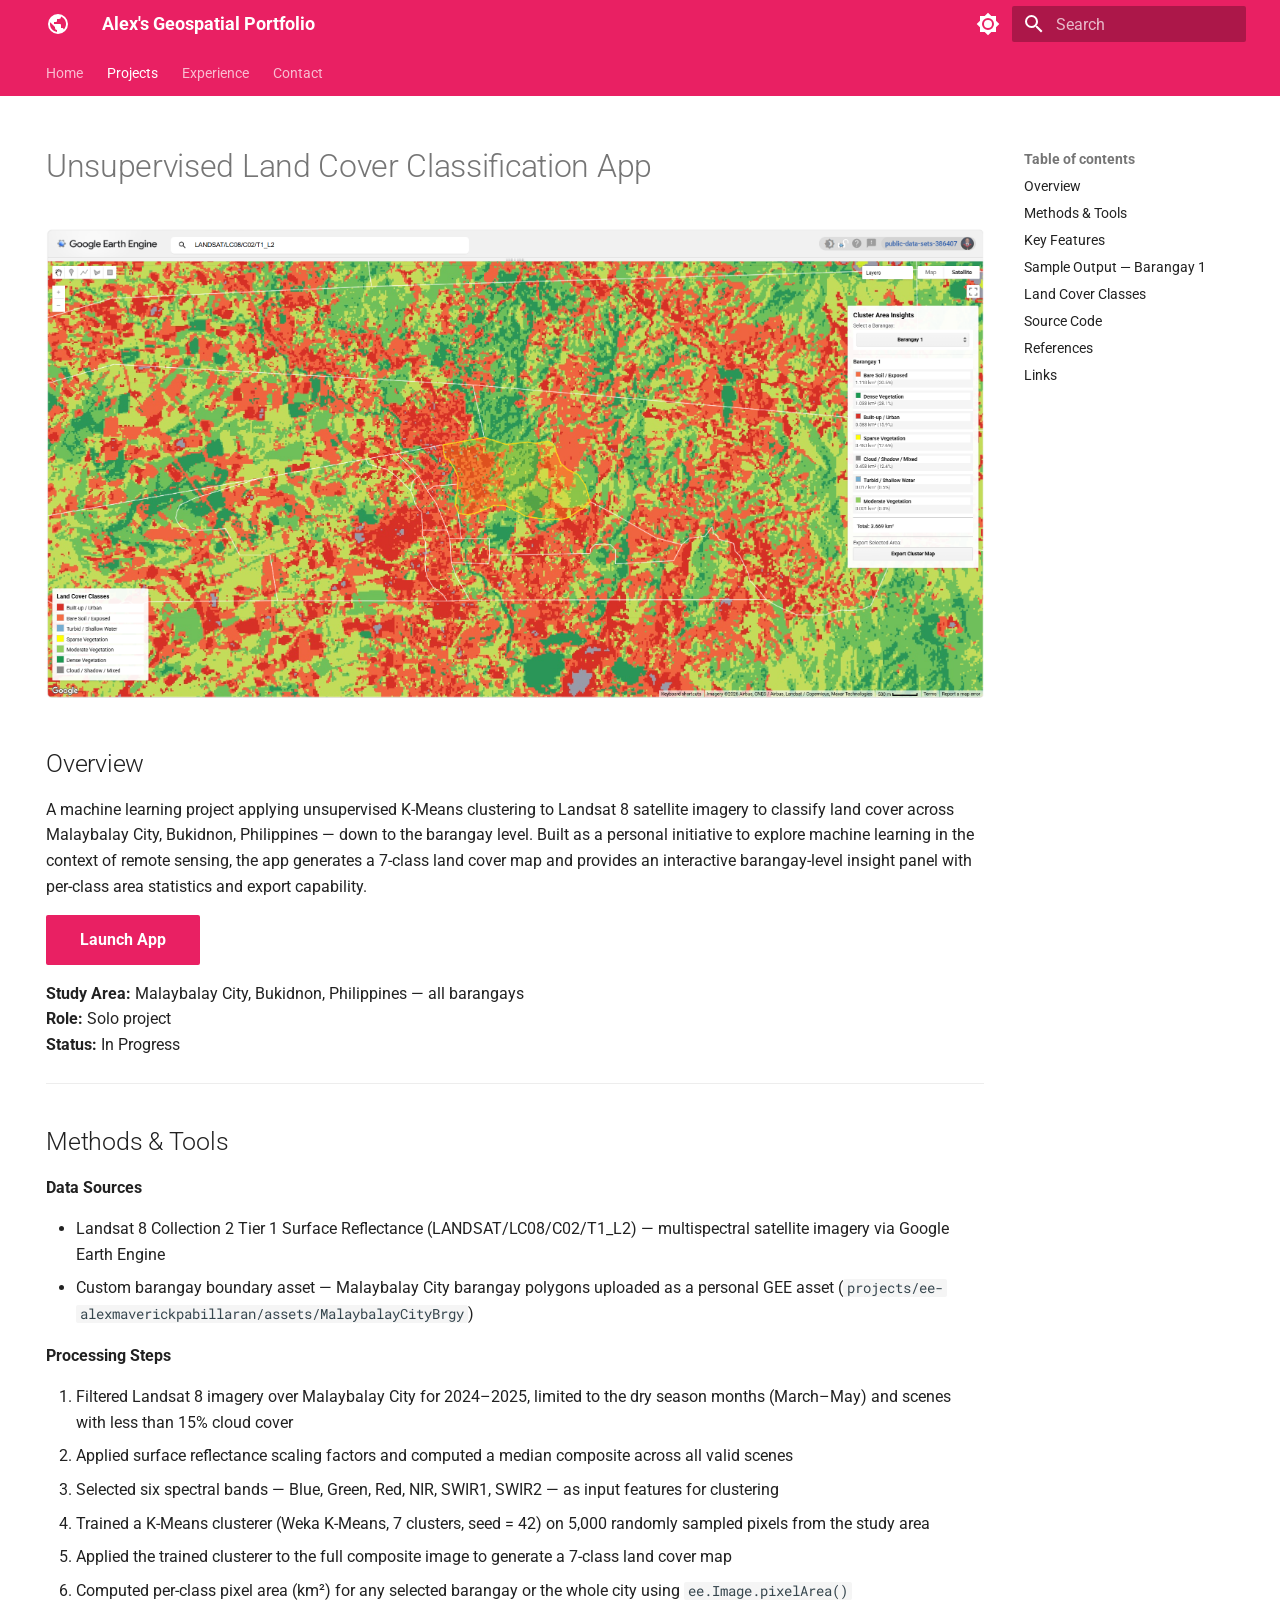
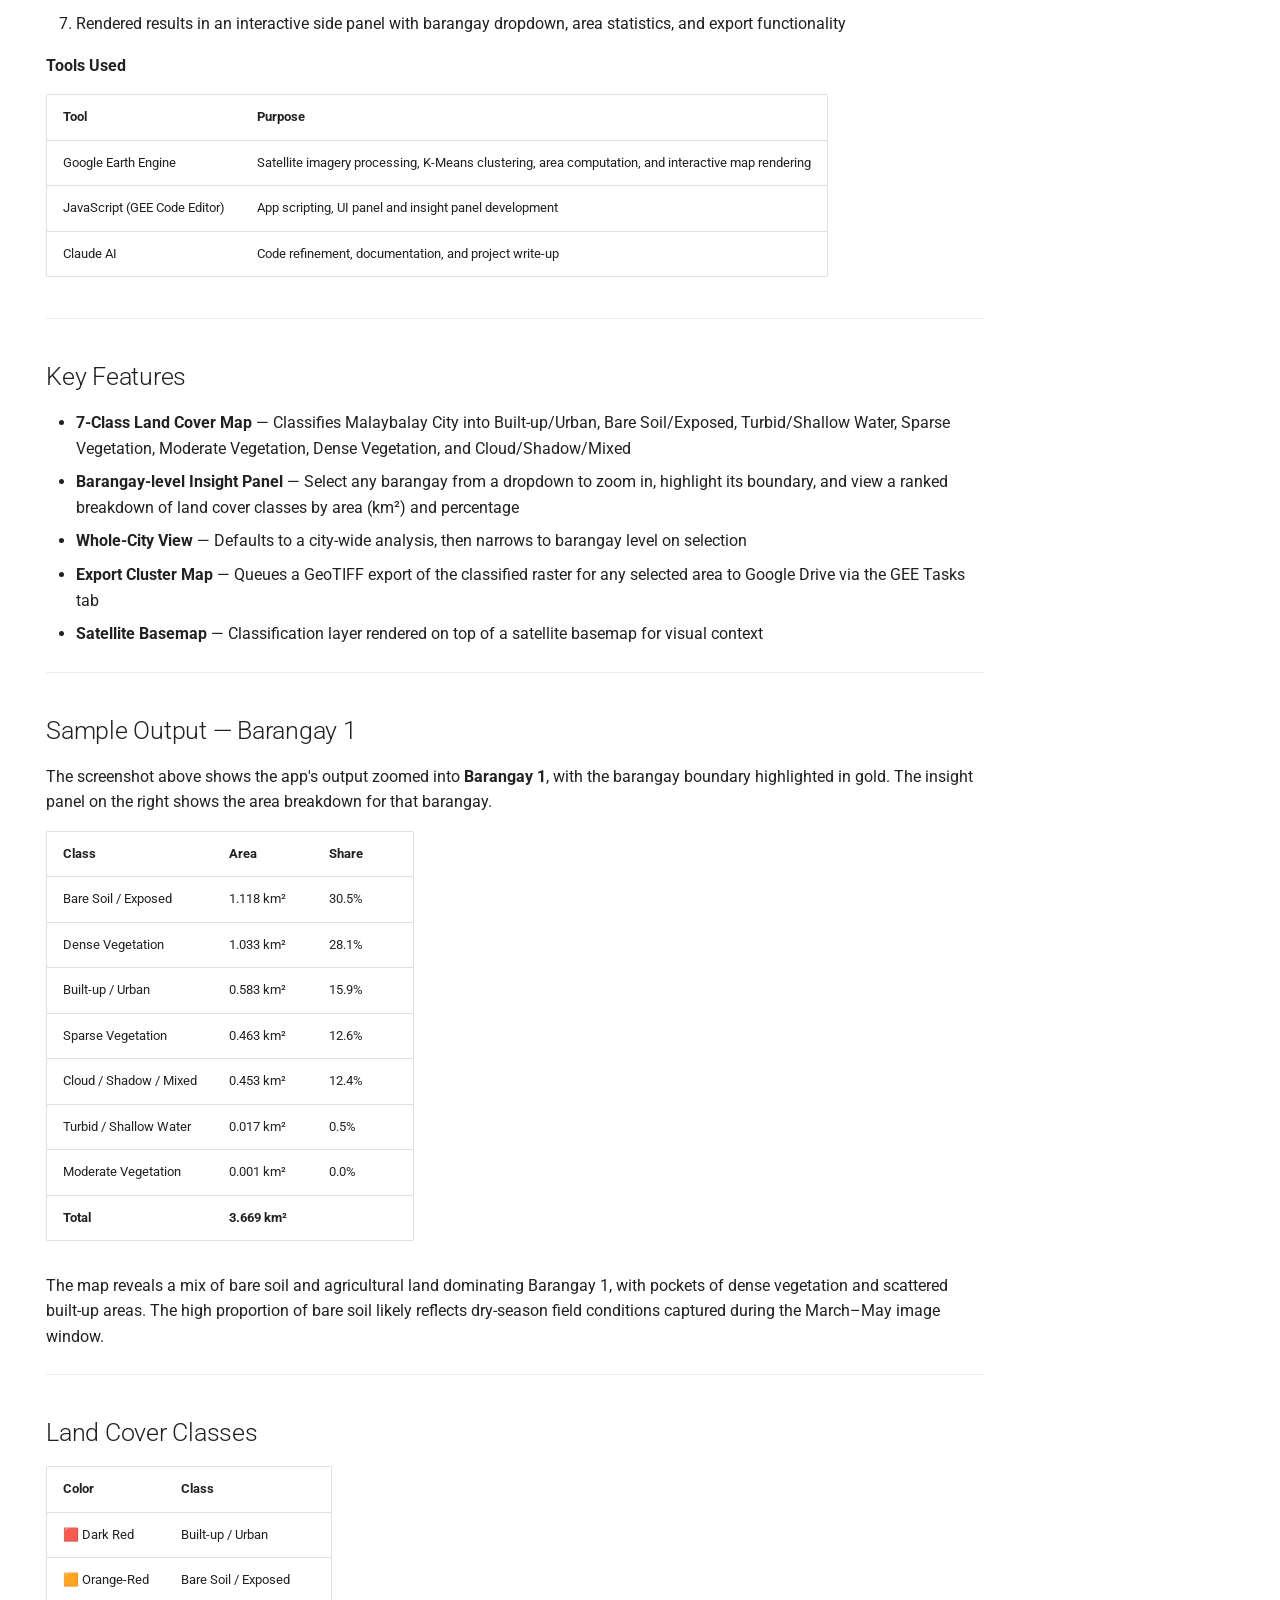
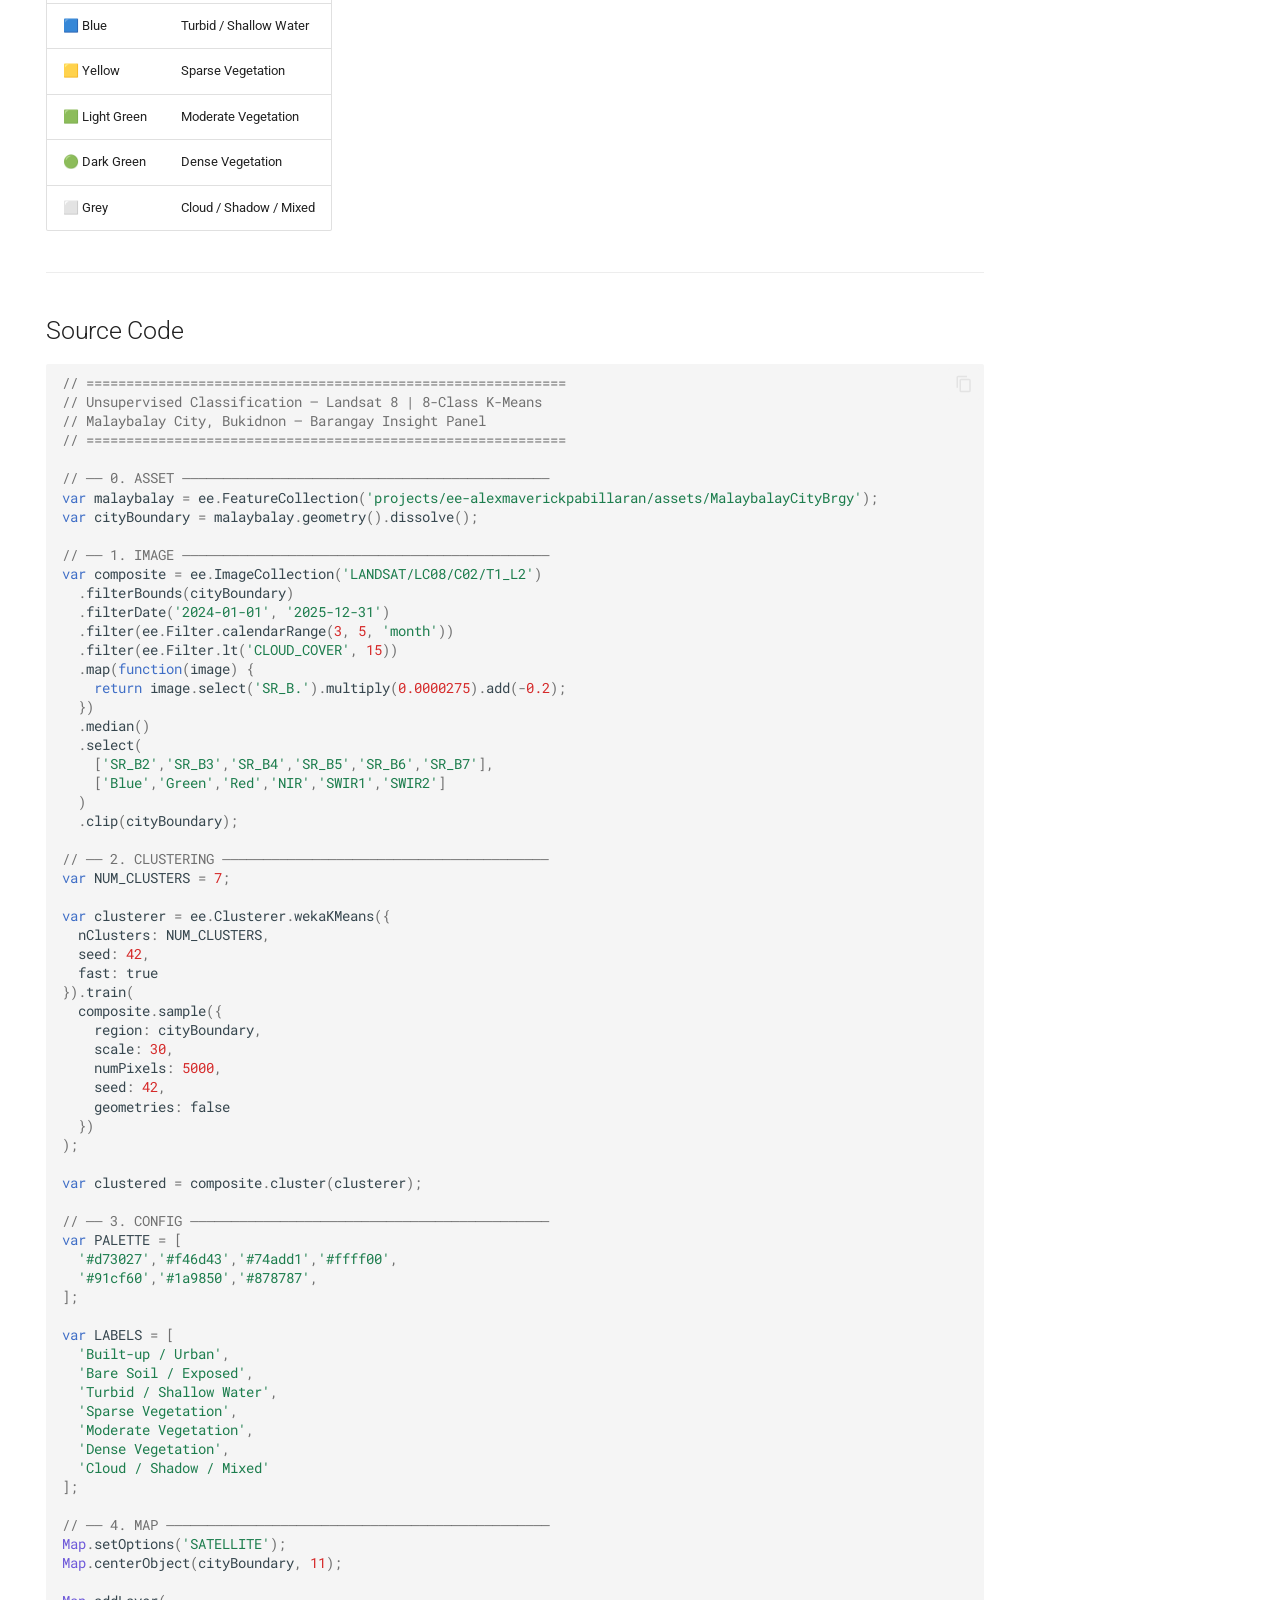
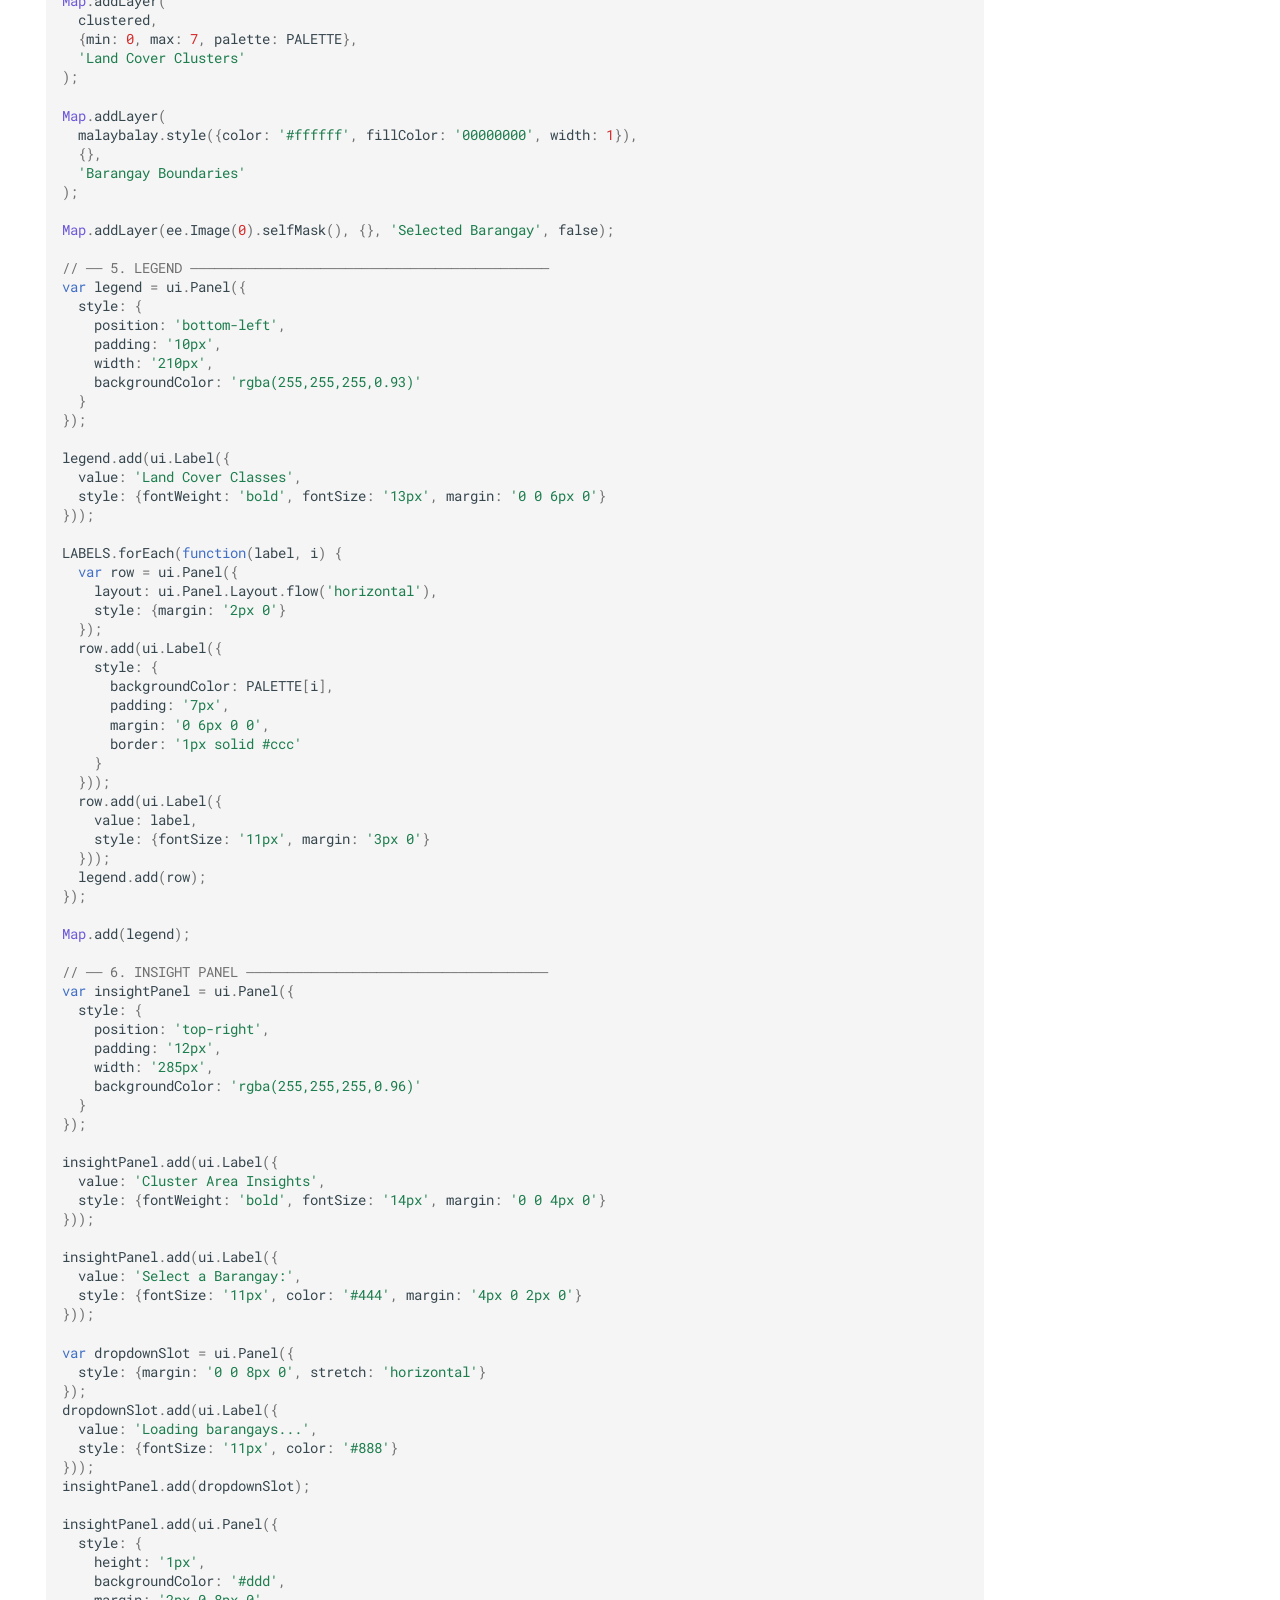
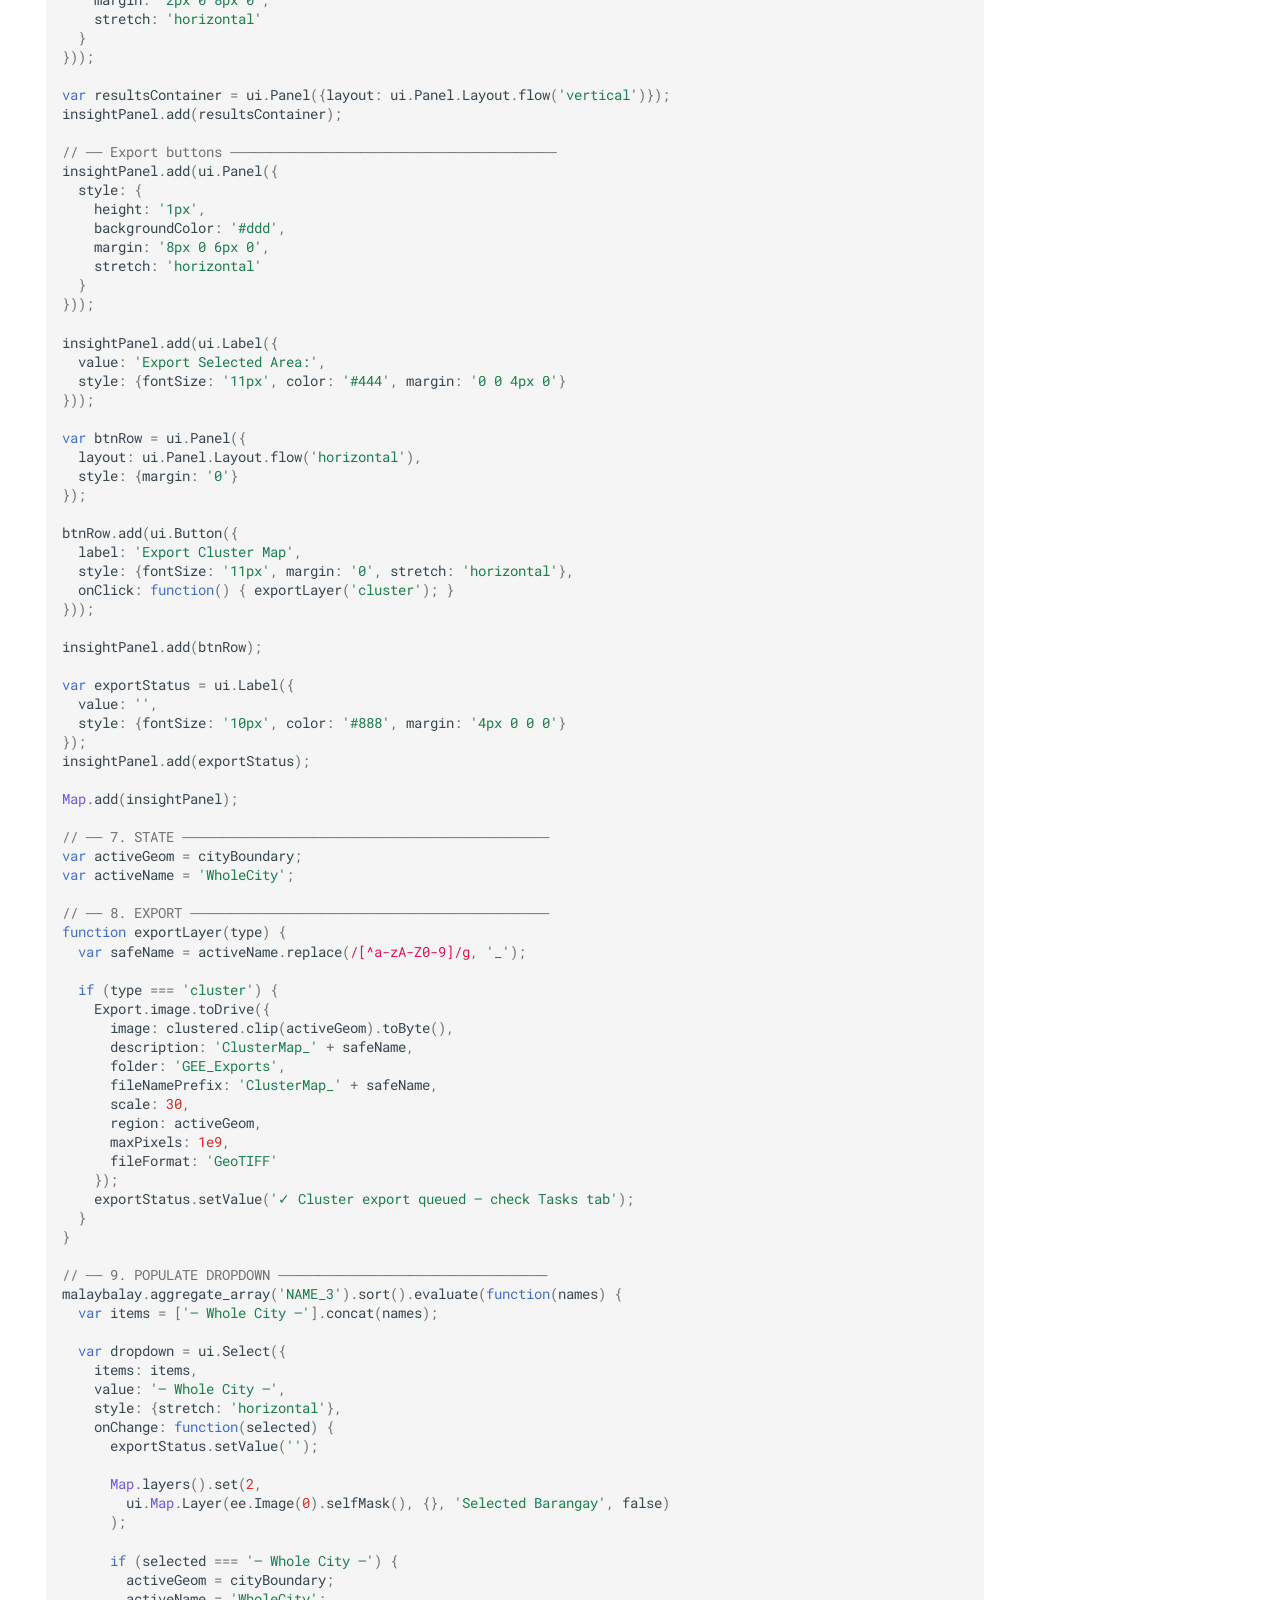
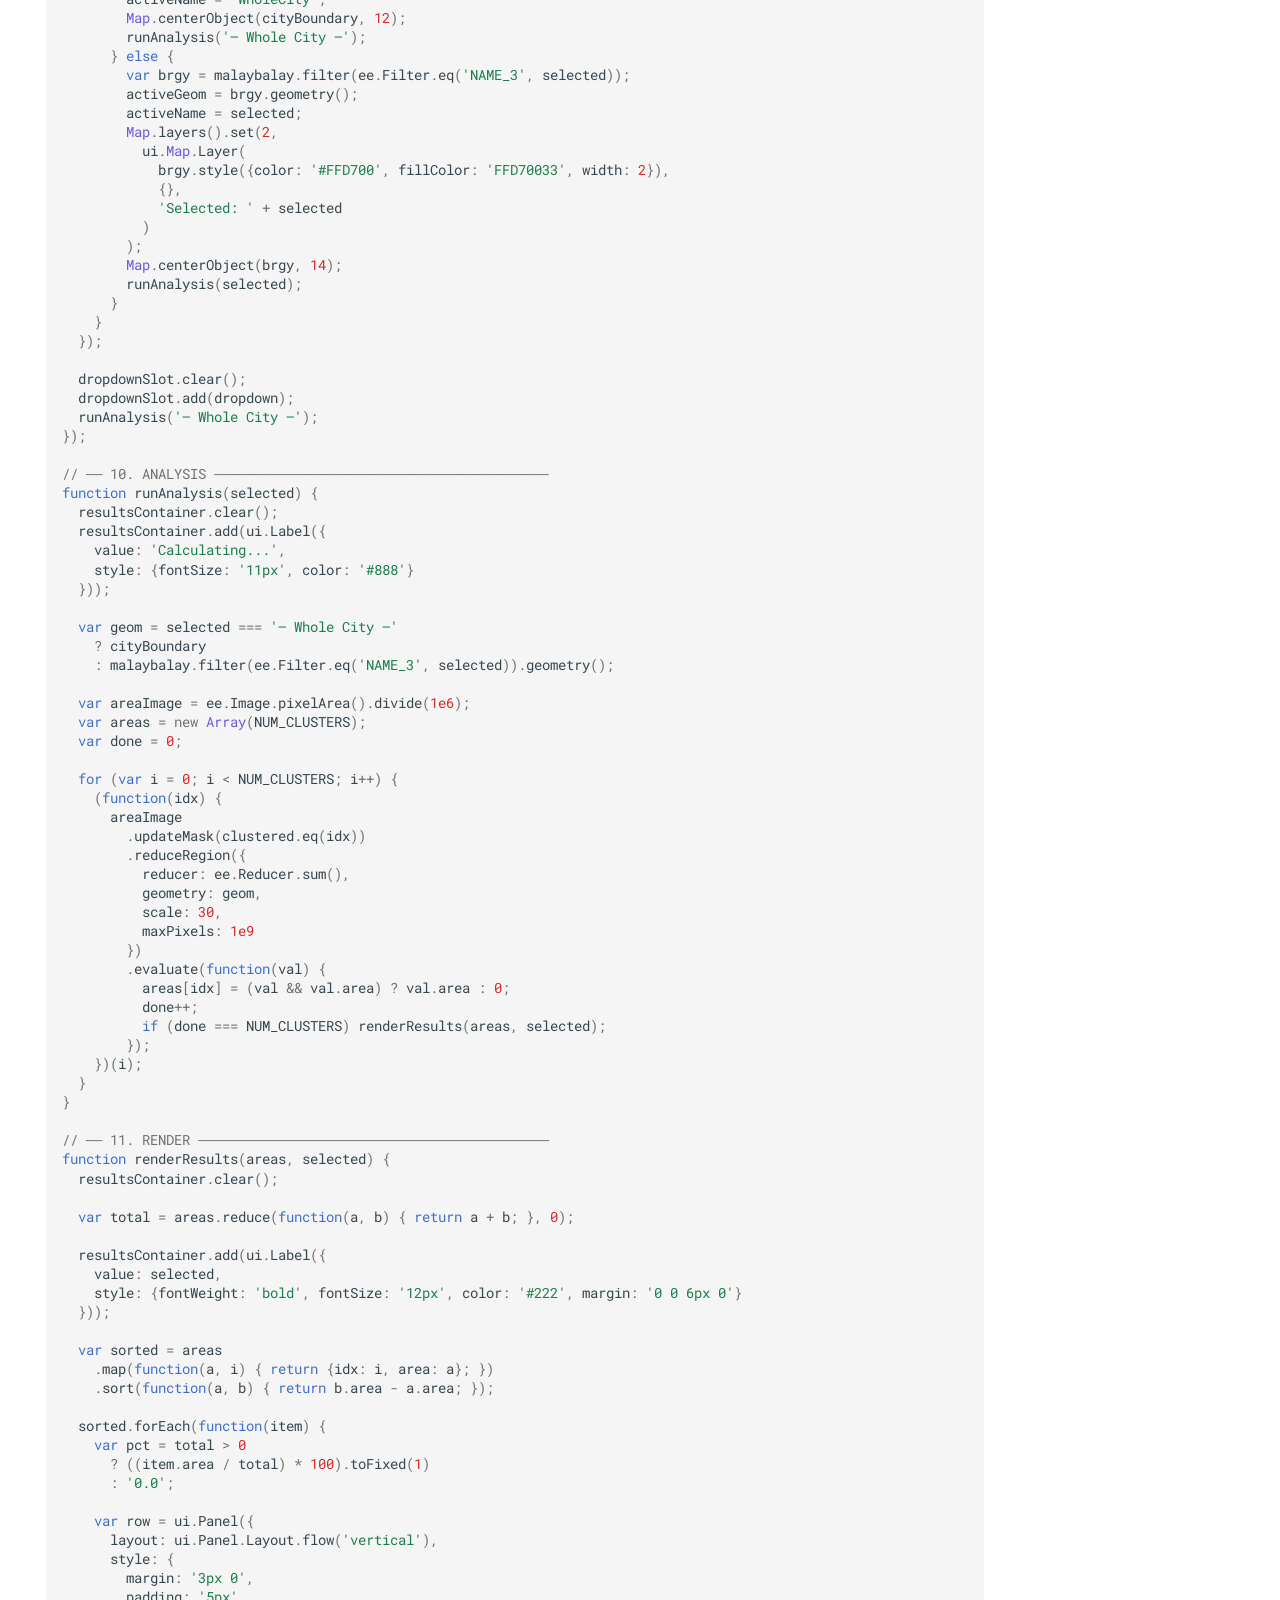
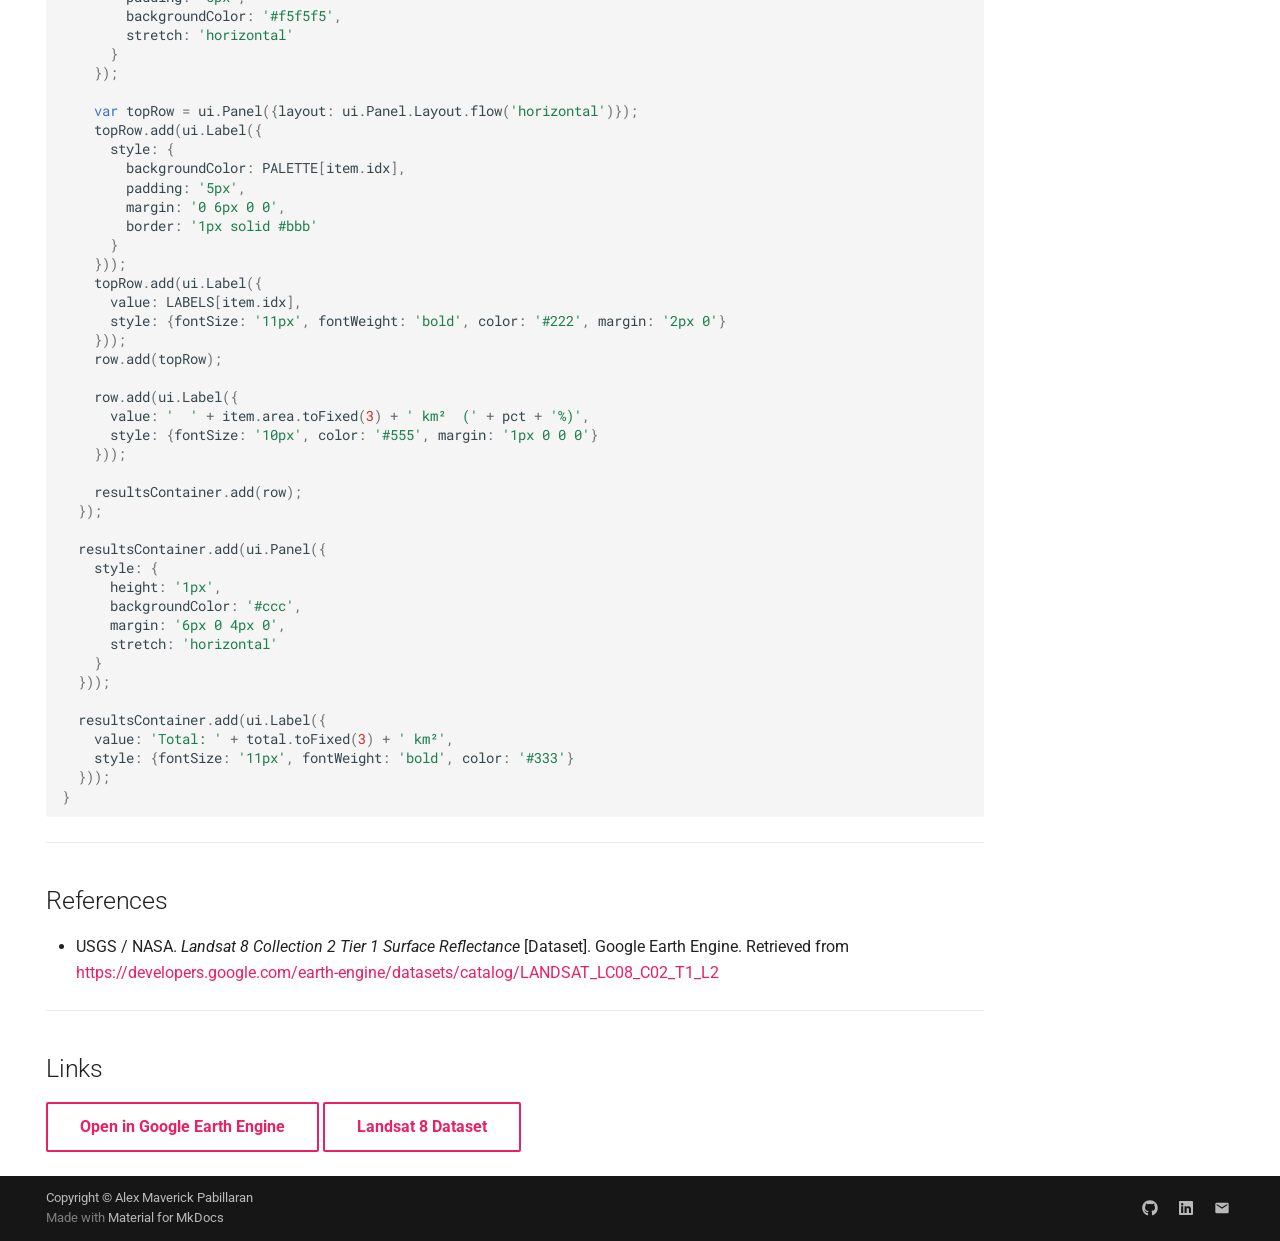
<file: projects/unsupervised-classification/index.html>
<!doctype html>
<html lang="en" class="no-js">
  <head>
    
      <meta charset="utf-8">
      <meta name="viewport" content="width=device-width,initial-scale=1">
      
        <meta name="description" content="Portfolio of Alex Maverick — GIS, Remote Sensing, and Spatial Data Science">
      
      
        <meta name="author" content="Alex Maverick">
      
      
        <link rel="canonical" href="https://alexmaverickp.github.io/projects/unsupervised-classification/">
      
      
        <link rel="prev" href="../ndvi-tool/">
      
      
        <link rel="next" href="../../experience/">
      
      
        
      
      
      <link rel="icon" href="../../assets/images/favicon.png">
      <meta name="generator" content="mkdocs-1.6.1, mkdocs-material-9.7.6">
    
    
      
        <title>Unsupervised Land Cover Classification - Alex's Geospatial Portfolio</title>
      
    
    
      <link rel="stylesheet" href="../../assets/stylesheets/main.484c7ddc.min.css">
      
        
        <link rel="stylesheet" href="../../assets/stylesheets/palette.ab4e12ef.min.css">
      
      


    
    
      
    
    
      
        
        
        <link rel="preconnect" href="https://fonts.gstatic.com" crossorigin>
        <link rel="stylesheet" href="https://fonts.googleapis.com/css?family=Roboto:300,300i,400,400i,700,700i%7CRoboto+Mono:400,400i,700,700i&display=fallback">
        <style>:root{--md-text-font:"Roboto";--md-code-font:"Roboto Mono"}</style>
      
    
    
      <link rel="stylesheet" href="../../assets/css/extra.css">
    
    <script>__md_scope=new URL("../..",location),__md_hash=e=>[...e].reduce(((e,_)=>(e<<5)-e+_.charCodeAt(0)),0),__md_get=(e,_=localStorage,t=__md_scope)=>JSON.parse(_.getItem(t.pathname+"."+e)),__md_set=(e,_,t=localStorage,a=__md_scope)=>{try{t.setItem(a.pathname+"."+e,JSON.stringify(_))}catch(e){}}</script>
    
      

    
    
  </head>
  
  
    
    
      
    
    
    
    
    <body dir="ltr" data-md-color-scheme="default" data-md-color-primary="pink" data-md-color-accent="green">
  
    
    <input class="md-toggle" data-md-toggle="drawer" type="checkbox" id="__drawer" autocomplete="off">
    <input class="md-toggle" data-md-toggle="search" type="checkbox" id="__search" autocomplete="off">
    <label class="md-overlay" for="__drawer"></label>
    <div data-md-component="skip">
      
        
        <a href="#unsupervised-land-cover-classification-app" class="md-skip">
          Skip to content
        </a>
      
    </div>
    <div data-md-component="announce">
      
    </div>
    
    
      

<header class="md-header" data-md-component="header">
  <nav class="md-header__inner md-grid" aria-label="Header">
    <a href="../.." title="Alex&#39;s Geospatial Portfolio" class="md-header__button md-logo" aria-label="Alex's Geospatial Portfolio" data-md-component="logo">
      
  
  <svg xmlns="http://www.w3.org/2000/svg" viewBox="0 0 24 24"><path d="M17.9 17.39c-.26-.8-1.01-1.39-1.9-1.39h-1v-3a1 1 0 0 0-1-1H8v-2h2a1 1 0 0 0 1-1V7h2a2 2 0 0 0 2-2v-.41a7.984 7.984 0 0 1 2.9 12.8M11 19.93c-3.95-.49-7-3.85-7-7.93 0-.62.08-1.22.21-1.79L9 15v1a2 2 0 0 0 2 2m1-16A10 10 0 0 0 2 12a10 10 0 0 0 10 10 10 10 0 0 0 10-10A10 10 0 0 0 12 2"/></svg>

    </a>
    <label class="md-header__button md-icon" for="__drawer">
      
      <svg xmlns="http://www.w3.org/2000/svg" viewBox="0 0 24 24"><path d="M3 6h18v2H3zm0 5h18v2H3zm0 5h18v2H3z"/></svg>
    </label>
    <div class="md-header__title" data-md-component="header-title">
      <div class="md-header__ellipsis">
        <div class="md-header__topic">
          <span class="md-ellipsis">
            Alex's Geospatial Portfolio
          </span>
        </div>
        <div class="md-header__topic" data-md-component="header-topic">
          <span class="md-ellipsis">
            
              Unsupervised Land Cover Classification
            
          </span>
        </div>
      </div>
    </div>
    
      
        <form class="md-header__option" data-md-component="palette">
  
    
    
    
    <input class="md-option" data-md-color-media="" data-md-color-scheme="default" data-md-color-primary="pink" data-md-color-accent="green"  aria-label="Switch to dark mode"  type="radio" name="__palette" id="__palette_0">
    
      <label class="md-header__button md-icon" title="Switch to dark mode" for="__palette_1" hidden>
        <svg xmlns="http://www.w3.org/2000/svg" viewBox="0 0 24 24"><path d="M12 8a4 4 0 0 0-4 4 4 4 0 0 0 4 4 4 4 0 0 0 4-4 4 4 0 0 0-4-4m0 10a6 6 0 0 1-6-6 6 6 0 0 1 6-6 6 6 0 0 1 6 6 6 6 0 0 1-6 6m8-9.31V4h-4.69L12 .69 8.69 4H4v4.69L.69 12 4 15.31V20h4.69L12 23.31 15.31 20H20v-4.69L23.31 12z"/></svg>
      </label>
    
  
    
    
    
    <input class="md-option" data-md-color-media="" data-md-color-scheme="slate" data-md-color-primary="indigo" data-md-color-accent="blue"  aria-label="Switch to light mode"  type="radio" name="__palette" id="__palette_1">
    
      <label class="md-header__button md-icon" title="Switch to light mode" for="__palette_0" hidden>
        <svg xmlns="http://www.w3.org/2000/svg" viewBox="0 0 24 24"><path d="M12 18c-.89 0-1.74-.2-2.5-.55C11.56 16.5 13 14.42 13 12s-1.44-4.5-3.5-5.45C10.26 6.2 11.11 6 12 6a6 6 0 0 1 6 6 6 6 0 0 1-6 6m8-9.31V4h-4.69L12 .69 8.69 4H4v4.69L.69 12 4 15.31V20h4.69L12 23.31 15.31 20H20v-4.69L23.31 12z"/></svg>
      </label>
    
  
</form>
      
    
    
      <script>var palette=__md_get("__palette");if(palette&&palette.color){if("(prefers-color-scheme)"===palette.color.media){var media=matchMedia("(prefers-color-scheme: light)"),input=document.querySelector(media.matches?"[data-md-color-media='(prefers-color-scheme: light)']":"[data-md-color-media='(prefers-color-scheme: dark)']");palette.color.media=input.getAttribute("data-md-color-media"),palette.color.scheme=input.getAttribute("data-md-color-scheme"),palette.color.primary=input.getAttribute("data-md-color-primary"),palette.color.accent=input.getAttribute("data-md-color-accent")}for(var[key,value]of Object.entries(palette.color))document.body.setAttribute("data-md-color-"+key,value)}</script>
    
    
    
      
      
        <label class="md-header__button md-icon" for="__search">
          
          <svg xmlns="http://www.w3.org/2000/svg" viewBox="0 0 24 24"><path d="M9.5 3A6.5 6.5 0 0 1 16 9.5c0 1.61-.59 3.09-1.56 4.23l.27.27h.79l5 5-1.5 1.5-5-5v-.79l-.27-.27A6.52 6.52 0 0 1 9.5 16 6.5 6.5 0 0 1 3 9.5 6.5 6.5 0 0 1 9.5 3m0 2C7 5 5 7 5 9.5S7 14 9.5 14 14 12 14 9.5 12 5 9.5 5"/></svg>
        </label>
        <div class="md-search" data-md-component="search" role="dialog">
  <label class="md-search__overlay" for="__search"></label>
  <div class="md-search__inner" role="search">
    <form class="md-search__form" name="search">
      <input type="text" class="md-search__input" name="query" aria-label="Search" placeholder="Search" autocapitalize="off" autocorrect="off" autocomplete="off" spellcheck="false" data-md-component="search-query" required>
      <label class="md-search__icon md-icon" for="__search">
        
        <svg xmlns="http://www.w3.org/2000/svg" viewBox="0 0 24 24"><path d="M9.5 3A6.5 6.5 0 0 1 16 9.5c0 1.61-.59 3.09-1.56 4.23l.27.27h.79l5 5-1.5 1.5-5-5v-.79l-.27-.27A6.52 6.52 0 0 1 9.5 16 6.5 6.5 0 0 1 3 9.5 6.5 6.5 0 0 1 9.5 3m0 2C7 5 5 7 5 9.5S7 14 9.5 14 14 12 14 9.5 12 5 9.5 5"/></svg>
        
        <svg xmlns="http://www.w3.org/2000/svg" viewBox="0 0 24 24"><path d="M20 11v2H8l5.5 5.5-1.42 1.42L4.16 12l7.92-7.92L13.5 5.5 8 11z"/></svg>
      </label>
      <nav class="md-search__options" aria-label="Search">
        
        <button type="reset" class="md-search__icon md-icon" title="Clear" aria-label="Clear" tabindex="-1">
          
          <svg xmlns="http://www.w3.org/2000/svg" viewBox="0 0 24 24"><path d="M19 6.41 17.59 5 12 10.59 6.41 5 5 6.41 10.59 12 5 17.59 6.41 19 12 13.41 17.59 19 19 17.59 13.41 12z"/></svg>
        </button>
      </nav>
      
    </form>
    <div class="md-search__output">
      <div class="md-search__scrollwrap" tabindex="0" data-md-scrollfix>
        <div class="md-search-result" data-md-component="search-result">
          <div class="md-search-result__meta">
            Initializing search
          </div>
          <ol class="md-search-result__list" role="presentation"></ol>
        </div>
      </div>
    </div>
  </div>
</div>
      
    
    
  </nav>
  
</header>
    
    <div class="md-container" data-md-component="container">
      
      
        
          
            
<nav class="md-tabs" aria-label="Tabs" data-md-component="tabs">
  <div class="md-grid">
    <ul class="md-tabs__list">
      
        
  
  
  
  
    <li class="md-tabs__item">
      <a href="../.." class="md-tabs__link">
        
  
  
    
  
  Home

      </a>
    </li>
  

      
        
  
  
  
    
  
  
    
    
      <li class="md-tabs__item md-tabs__item--active">
        <a href="../" class="md-tabs__link">
          
  
  
  Projects

        </a>
      </li>
    
  

      
        
  
  
  
  
    <li class="md-tabs__item">
      <a href="../../experience/" class="md-tabs__link">
        
  
  
    
  
  Experience

      </a>
    </li>
  

      
        
  
  
  
  
    <li class="md-tabs__item">
      <a href="../../contact/" class="md-tabs__link">
        
  
  
    
  
  Contact

      </a>
    </li>
  

      
    </ul>
  </div>
</nav>
          
        
      
      <main class="md-main" data-md-component="main">
        <div class="md-main__inner md-grid">
          
            
              
                
              
              <div class="md-sidebar md-sidebar--primary" data-md-component="sidebar" data-md-type="navigation" hidden>
                <div class="md-sidebar__scrollwrap">
                  <div class="md-sidebar__inner">
                    


  


<nav class="md-nav md-nav--primary md-nav--lifted" aria-label="Navigation" data-md-level="0">
  <label class="md-nav__title" for="__drawer">
    <a href="../.." title="Alex&#39;s Geospatial Portfolio" class="md-nav__button md-logo" aria-label="Alex's Geospatial Portfolio" data-md-component="logo">
      
  
  <svg xmlns="http://www.w3.org/2000/svg" viewBox="0 0 24 24"><path d="M17.9 17.39c-.26-.8-1.01-1.39-1.9-1.39h-1v-3a1 1 0 0 0-1-1H8v-2h2a1 1 0 0 0 1-1V7h2a2 2 0 0 0 2-2v-.41a7.984 7.984 0 0 1 2.9 12.8M11 19.93c-3.95-.49-7-3.85-7-7.93 0-.62.08-1.22.21-1.79L9 15v1a2 2 0 0 0 2 2m1-16A10 10 0 0 0 2 12a10 10 0 0 0 10 10 10 10 0 0 0 10-10A10 10 0 0 0 12 2"/></svg>

    </a>
    Alex's Geospatial Portfolio
  </label>
  
  <ul class="md-nav__list" data-md-scrollfix>
    
      
      
  
  
  
  
    <li class="md-nav__item">
      <a href="../.." class="md-nav__link">
        
  
  
  <span class="md-ellipsis">
    
  
    Home
  

    
  </span>
  
  

      </a>
    </li>
  

    
      
      
  
  
    
  
  
  
    
    
    
    
      
        
        
      
      
    
    
    <li class="md-nav__item md-nav__item--active md-nav__item--section md-nav__item--nested">
      
        
        
        <input class="md-nav__toggle md-toggle " type="checkbox" id="__nav_2" checked>
        
          
          <label class="md-nav__link" for="__nav_2" id="__nav_2_label" tabindex="">
            
  
  
  <span class="md-ellipsis">
    
  
    Projects
  

    
  </span>
  
  

            <span class="md-nav__icon md-icon"></span>
          </label>
        
        <nav class="md-nav" data-md-level="1" aria-labelledby="__nav_2_label" aria-expanded="true">
          <label class="md-nav__title" for="__nav_2">
            <span class="md-nav__icon md-icon"></span>
            
  
    Projects
  

          </label>
          <ul class="md-nav__list" data-md-scrollfix>
            
              
                
  
  
  
  
    <li class="md-nav__item">
      <a href="../" class="md-nav__link">
        
  
  
  <span class="md-ellipsis">
    
  
    All Projects
  

    
  </span>
  
  

      </a>
    </li>
  

              
            
              
                
  
  
  
  
    <li class="md-nav__item">
      <a href="../water-system-planning/" class="md-nav__link">
        
  
  
  <span class="md-ellipsis">
    
  
    Water System Planning Support Through GIS Mapping, Watershed Analysis, and Hazard Assessment
  

    
  </span>
  
  

      </a>
    </li>
  

              
            
              
                
  
  
  
  
    <li class="md-nav__item">
      <a href="../water-system-development/" class="md-nav__link">
        
  
  
  <span class="md-ellipsis">
    
  
    Watershed Catchment Area Mapping for Microhydro Powerplant Development
  

    
  </span>
  
  

      </a>
    </li>
  

              
            
              
                
  
  
  
  
    <li class="md-nav__item">
      <a href="../pulangui/" class="md-nav__link">
        
  
  
  <span class="md-ellipsis">
    
  
    Nature-based Solution: Proposed Riparian Buffer Restoration and Protection Strategy for Pulangui River Basin, Bukidnon
  

    
  </span>
  
  

      </a>
    </li>
  

              
            
              
                
  
  
  
  
    <li class="md-nav__item">
      <a href="../aws-suitability/" class="md-nav__link">
        
  
  
  <span class="md-ellipsis">
    
  
    Automatic Weather Station Suitability Map
  

    
  </span>
  
  

      </a>
    </li>
  

              
            
              
                
  
  
  
  
    <li class="md-nav__item">
      <a href="../ndvi-tool/" class="md-nav__link">
        
  
  
  <span class="md-ellipsis">
    
  
    Remote Sensing NDVI Tool
  

    
  </span>
  
  

      </a>
    </li>
  

              
            
              
                
  
  
    
  
  
  
    <li class="md-nav__item md-nav__item--active">
      
      <input class="md-nav__toggle md-toggle" type="checkbox" id="__toc">
      
      
        
      
      
        <label class="md-nav__link md-nav__link--active" for="__toc">
          
  
  
  <span class="md-ellipsis">
    
  
    Unsupervised Land Cover Classification
  

    
  </span>
  
  

          <span class="md-nav__icon md-icon"></span>
        </label>
      
      <a href="./" class="md-nav__link md-nav__link--active">
        
  
  
  <span class="md-ellipsis">
    
  
    Unsupervised Land Cover Classification
  

    
  </span>
  
  

      </a>
      
        

<nav class="md-nav md-nav--secondary" aria-label="Table of contents">
  
  
  
    
  
  
    <label class="md-nav__title" for="__toc">
      <span class="md-nav__icon md-icon"></span>
      Table of contents
    </label>
    <ul class="md-nav__list" data-md-component="toc" data-md-scrollfix>
      
        <li class="md-nav__item">
  <a href="#overview" class="md-nav__link">
    <span class="md-ellipsis">
      
        Overview
      
    </span>
  </a>
  
</li>
      
        <li class="md-nav__item">
  <a href="#methods-tools" class="md-nav__link">
    <span class="md-ellipsis">
      
        Methods &amp; Tools
      
    </span>
  </a>
  
</li>
      
        <li class="md-nav__item">
  <a href="#key-features" class="md-nav__link">
    <span class="md-ellipsis">
      
        Key Features
      
    </span>
  </a>
  
</li>
      
        <li class="md-nav__item">
  <a href="#sample-output-barangay-1" class="md-nav__link">
    <span class="md-ellipsis">
      
        Sample Output — Barangay 1
      
    </span>
  </a>
  
</li>
      
        <li class="md-nav__item">
  <a href="#land-cover-classes" class="md-nav__link">
    <span class="md-ellipsis">
      
        Land Cover Classes
      
    </span>
  </a>
  
</li>
      
        <li class="md-nav__item">
  <a href="#source-code" class="md-nav__link">
    <span class="md-ellipsis">
      
        Source Code
      
    </span>
  </a>
  
</li>
      
        <li class="md-nav__item">
  <a href="#references" class="md-nav__link">
    <span class="md-ellipsis">
      
        References
      
    </span>
  </a>
  
</li>
      
        <li class="md-nav__item">
  <a href="#links" class="md-nav__link">
    <span class="md-ellipsis">
      
        Links
      
    </span>
  </a>
  
</li>
      
    </ul>
  
</nav>
      
    </li>
  

              
            
          </ul>
        </nav>
      
    </li>
  

    
      
      
  
  
  
  
    <li class="md-nav__item">
      <a href="../../experience/" class="md-nav__link">
        
  
  
  <span class="md-ellipsis">
    
  
    Experience
  

    
  </span>
  
  

      </a>
    </li>
  

    
      
      
  
  
  
  
    <li class="md-nav__item">
      <a href="../../contact/" class="md-nav__link">
        
  
  
  <span class="md-ellipsis">
    
  
    Contact
  

    
  </span>
  
  

      </a>
    </li>
  

    
  </ul>
</nav>
                  </div>
                </div>
              </div>
            
            
              
                
              
              <div class="md-sidebar md-sidebar--secondary" data-md-component="sidebar" data-md-type="toc" >
                <div class="md-sidebar__scrollwrap">
                  <div class="md-sidebar__inner">
                    

<nav class="md-nav md-nav--secondary" aria-label="Table of contents">
  
  
  
    
  
  
    <label class="md-nav__title" for="__toc">
      <span class="md-nav__icon md-icon"></span>
      Table of contents
    </label>
    <ul class="md-nav__list" data-md-component="toc" data-md-scrollfix>
      
        <li class="md-nav__item">
  <a href="#overview" class="md-nav__link">
    <span class="md-ellipsis">
      
        Overview
      
    </span>
  </a>
  
</li>
      
        <li class="md-nav__item">
  <a href="#methods-tools" class="md-nav__link">
    <span class="md-ellipsis">
      
        Methods &amp; Tools
      
    </span>
  </a>
  
</li>
      
        <li class="md-nav__item">
  <a href="#key-features" class="md-nav__link">
    <span class="md-ellipsis">
      
        Key Features
      
    </span>
  </a>
  
</li>
      
        <li class="md-nav__item">
  <a href="#sample-output-barangay-1" class="md-nav__link">
    <span class="md-ellipsis">
      
        Sample Output — Barangay 1
      
    </span>
  </a>
  
</li>
      
        <li class="md-nav__item">
  <a href="#land-cover-classes" class="md-nav__link">
    <span class="md-ellipsis">
      
        Land Cover Classes
      
    </span>
  </a>
  
</li>
      
        <li class="md-nav__item">
  <a href="#source-code" class="md-nav__link">
    <span class="md-ellipsis">
      
        Source Code
      
    </span>
  </a>
  
</li>
      
        <li class="md-nav__item">
  <a href="#references" class="md-nav__link">
    <span class="md-ellipsis">
      
        References
      
    </span>
  </a>
  
</li>
      
        <li class="md-nav__item">
  <a href="#links" class="md-nav__link">
    <span class="md-ellipsis">
      
        Links
      
    </span>
  </a>
  
</li>
      
    </ul>
  
</nav>
                  </div>
                </div>
              </div>
            
          
          
            <div class="md-content" data-md-component="content">
              
              <article class="md-content__inner md-typeset">
                
                  
  




<h1 id="unsupervised-land-cover-classification-app">Unsupervised Land Cover Classification App</h1>
<p><img alt="Unsupervised Land Cover Classification – Malaybalay City, Bukidnon" src="../../assets/images/Unsupervised.png" /></p>
<h2 id="overview">Overview</h2>
<p>A machine learning project applying unsupervised K-Means clustering to Landsat 8 satellite imagery to classify land cover across Malaybalay City, Bukidnon, Philippines — down to the barangay level. Built as a personal initiative to explore machine learning in the context of remote sensing, the app generates a 7-class land cover map and provides an interactive barangay-level insight panel with per-class area statistics and export capability.</p>
<p><a class="md-button md-button--primary" href="https://alexmaverickpabillaran.users.earthengine.app/view/unsupervised-land-cover-classification">Launch App</a></p>
<p><strong>Study Area:</strong> Malaybalay City, Bukidnon, Philippines — all barangays<br />
<strong>Role:</strong> Solo project<br />
<strong>Status:</strong> In Progress</p>
<hr />
<h2 id="methods-tools">Methods &amp; Tools</h2>
<p><strong>Data Sources</strong></p>
<ul>
<li>Landsat 8 Collection 2 Tier 1 Surface Reflectance (LANDSAT/LC08/C02/T1_L2) — multispectral satellite imagery via Google Earth Engine</li>
<li>Custom barangay boundary asset — Malaybalay City barangay polygons uploaded as a personal GEE asset (<code>projects/ee-alexmaverickpabillaran/assets/MalaybalayCityBrgy</code>)</li>
</ul>
<p><strong>Processing Steps</strong></p>
<ol>
<li>Filtered Landsat 8 imagery over Malaybalay City for 2024–2025, limited to the dry season months (March–May) and scenes with less than 15% cloud cover</li>
<li>Applied surface reflectance scaling factors and computed a median composite across all valid scenes</li>
<li>Selected six spectral bands — Blue, Green, Red, NIR, SWIR1, SWIR2 — as input features for clustering</li>
<li>Trained a K-Means clusterer (Weka K-Means, 7 clusters, seed = 42) on 5,000 randomly sampled pixels from the study area</li>
<li>Applied the trained clusterer to the full composite image to generate a 7-class land cover map</li>
<li>Computed per-class pixel area (km²) for any selected barangay or the whole city using <code>ee.Image.pixelArea()</code></li>
<li>Rendered results in an interactive side panel with barangay dropdown, area statistics, and export functionality</li>
</ol>
<p><strong>Tools Used</strong></p>
<table>
<thead>
<tr>
<th>Tool</th>
<th>Purpose</th>
</tr>
</thead>
<tbody>
<tr>
<td>Google Earth Engine</td>
<td>Satellite imagery processing, K-Means clustering, area computation, and interactive map rendering</td>
</tr>
<tr>
<td>JavaScript (GEE Code Editor)</td>
<td>App scripting, UI panel and insight panel development</td>
</tr>
<tr>
<td>Claude AI</td>
<td>Code refinement, documentation, and project write-up</td>
</tr>
</tbody>
</table>
<hr />
<h2 id="key-features">Key Features</h2>
<ul>
<li><strong>7-Class Land Cover Map</strong> — Classifies Malaybalay City into Built-up/Urban, Bare Soil/Exposed, Turbid/Shallow Water, Sparse Vegetation, Moderate Vegetation, Dense Vegetation, and Cloud/Shadow/Mixed</li>
<li><strong>Barangay-level Insight Panel</strong> — Select any barangay from a dropdown to zoom in, highlight its boundary, and view a ranked breakdown of land cover classes by area (km²) and percentage</li>
<li><strong>Whole-City View</strong> — Defaults to a city-wide analysis, then narrows to barangay level on selection</li>
<li><strong>Export Cluster Map</strong> — Queues a GeoTIFF export of the classified raster for any selected area to Google Drive via the GEE Tasks tab</li>
<li><strong>Satellite Basemap</strong> — Classification layer rendered on top of a satellite basemap for visual context</li>
</ul>
<hr />
<h2 id="sample-output-barangay-1">Sample Output — Barangay 1</h2>
<p>The screenshot above shows the app's output zoomed into <strong>Barangay 1</strong>, with the barangay boundary highlighted in gold. The insight panel on the right shows the area breakdown for that barangay.</p>
<table>
<thead>
<tr>
<th>Class</th>
<th>Area</th>
<th>Share</th>
</tr>
</thead>
<tbody>
<tr>
<td>Bare Soil / Exposed</td>
<td>1.118 km²</td>
<td>30.5%</td>
</tr>
<tr>
<td>Dense Vegetation</td>
<td>1.033 km²</td>
<td>28.1%</td>
</tr>
<tr>
<td>Built-up / Urban</td>
<td>0.583 km²</td>
<td>15.9%</td>
</tr>
<tr>
<td>Sparse Vegetation</td>
<td>0.463 km²</td>
<td>12.6%</td>
</tr>
<tr>
<td>Cloud / Shadow / Mixed</td>
<td>0.453 km²</td>
<td>12.4%</td>
</tr>
<tr>
<td>Turbid / Shallow Water</td>
<td>0.017 km²</td>
<td>0.5%</td>
</tr>
<tr>
<td>Moderate Vegetation</td>
<td>0.001 km²</td>
<td>0.0%</td>
</tr>
<tr>
<td><strong>Total</strong></td>
<td><strong>3.669 km²</strong></td>
<td></td>
</tr>
</tbody>
</table>
<p>The map reveals a mix of bare soil and agricultural land dominating Barangay 1, with pockets of dense vegetation and scattered built-up areas. The high proportion of bare soil likely reflects dry-season field conditions captured during the March–May image window.</p>
<hr />
<h2 id="land-cover-classes">Land Cover Classes</h2>
<table>
<thead>
<tr>
<th>Color</th>
<th>Class</th>
</tr>
</thead>
<tbody>
<tr>
<td>🟥 Dark Red</td>
<td>Built-up / Urban</td>
</tr>
<tr>
<td>🟧 Orange-Red</td>
<td>Bare Soil / Exposed</td>
</tr>
<tr>
<td>🟦 Blue</td>
<td>Turbid / Shallow Water</td>
</tr>
<tr>
<td>🟨 Yellow</td>
<td>Sparse Vegetation</td>
</tr>
<tr>
<td>🟩 Light Green</td>
<td>Moderate Vegetation</td>
</tr>
<tr>
<td>🟢 Dark Green</td>
<td>Dense Vegetation</td>
</tr>
<tr>
<td>⬜ Grey</td>
<td>Cloud / Shadow / Mixed</td>
</tr>
</tbody>
</table>
<hr />
<h2 id="source-code">Source Code</h2>
<div class="highlight"><pre><span></span><code><span class="c1">// ============================================================</span>
<span class="c1">// Unsupervised Classification – Landsat 8 | 8-Class K-Means</span>
<span class="c1">// Malaybalay City, Bukidnon — Barangay Insight Panel</span>
<span class="c1">// ============================================================</span>

<span class="c1">// ── 0. ASSET ─────────────────────────────────────────────</span>
<span class="kd">var</span><span class="w"> </span><span class="nx">malaybalay</span><span class="w"> </span><span class="o">=</span><span class="w"> </span><span class="nx">ee</span><span class="p">.</span><span class="nx">FeatureCollection</span><span class="p">(</span><span class="s1">&#39;projects/ee-alexmaverickpabillaran/assets/MalaybalayCityBrgy&#39;</span><span class="p">);</span>
<span class="kd">var</span><span class="w"> </span><span class="nx">cityBoundary</span><span class="w"> </span><span class="o">=</span><span class="w"> </span><span class="nx">malaybalay</span><span class="p">.</span><span class="nx">geometry</span><span class="p">().</span><span class="nx">dissolve</span><span class="p">();</span>

<span class="c1">// ── 1. IMAGE ─────────────────────────────────────────────</span>
<span class="kd">var</span><span class="w"> </span><span class="nx">composite</span><span class="w"> </span><span class="o">=</span><span class="w"> </span><span class="nx">ee</span><span class="p">.</span><span class="nx">ImageCollection</span><span class="p">(</span><span class="s1">&#39;LANDSAT/LC08/C02/T1_L2&#39;</span><span class="p">)</span>
<span class="w">  </span><span class="p">.</span><span class="nx">filterBounds</span><span class="p">(</span><span class="nx">cityBoundary</span><span class="p">)</span>
<span class="w">  </span><span class="p">.</span><span class="nx">filterDate</span><span class="p">(</span><span class="s1">&#39;2024-01-01&#39;</span><span class="p">,</span><span class="w"> </span><span class="s1">&#39;2025-12-31&#39;</span><span class="p">)</span>
<span class="w">  </span><span class="p">.</span><span class="nx">filter</span><span class="p">(</span><span class="nx">ee</span><span class="p">.</span><span class="nx">Filter</span><span class="p">.</span><span class="nx">calendarRange</span><span class="p">(</span><span class="mf">3</span><span class="p">,</span><span class="w"> </span><span class="mf">5</span><span class="p">,</span><span class="w"> </span><span class="s1">&#39;month&#39;</span><span class="p">))</span>
<span class="w">  </span><span class="p">.</span><span class="nx">filter</span><span class="p">(</span><span class="nx">ee</span><span class="p">.</span><span class="nx">Filter</span><span class="p">.</span><span class="nx">lt</span><span class="p">(</span><span class="s1">&#39;CLOUD_COVER&#39;</span><span class="p">,</span><span class="w"> </span><span class="mf">15</span><span class="p">))</span>
<span class="w">  </span><span class="p">.</span><span class="nx">map</span><span class="p">(</span><span class="kd">function</span><span class="p">(</span><span class="nx">image</span><span class="p">)</span><span class="w"> </span><span class="p">{</span>
<span class="w">    </span><span class="k">return</span><span class="w"> </span><span class="nx">image</span><span class="p">.</span><span class="nx">select</span><span class="p">(</span><span class="s1">&#39;SR_B.&#39;</span><span class="p">).</span><span class="nx">multiply</span><span class="p">(</span><span class="mf">0.0000275</span><span class="p">).</span><span class="nx">add</span><span class="p">(</span><span class="o">-</span><span class="mf">0.2</span><span class="p">);</span>
<span class="w">  </span><span class="p">})</span>
<span class="w">  </span><span class="p">.</span><span class="nx">median</span><span class="p">()</span>
<span class="w">  </span><span class="p">.</span><span class="nx">select</span><span class="p">(</span>
<span class="w">    </span><span class="p">[</span><span class="s1">&#39;SR_B2&#39;</span><span class="p">,</span><span class="s1">&#39;SR_B3&#39;</span><span class="p">,</span><span class="s1">&#39;SR_B4&#39;</span><span class="p">,</span><span class="s1">&#39;SR_B5&#39;</span><span class="p">,</span><span class="s1">&#39;SR_B6&#39;</span><span class="p">,</span><span class="s1">&#39;SR_B7&#39;</span><span class="p">],</span>
<span class="w">    </span><span class="p">[</span><span class="s1">&#39;Blue&#39;</span><span class="p">,</span><span class="s1">&#39;Green&#39;</span><span class="p">,</span><span class="s1">&#39;Red&#39;</span><span class="p">,</span><span class="s1">&#39;NIR&#39;</span><span class="p">,</span><span class="s1">&#39;SWIR1&#39;</span><span class="p">,</span><span class="s1">&#39;SWIR2&#39;</span><span class="p">]</span>
<span class="w">  </span><span class="p">)</span>
<span class="w">  </span><span class="p">.</span><span class="nx">clip</span><span class="p">(</span><span class="nx">cityBoundary</span><span class="p">);</span>

<span class="c1">// ── 2. CLUSTERING ────────────────────────────────────────</span>
<span class="kd">var</span><span class="w"> </span><span class="nx">NUM_CLUSTERS</span><span class="w"> </span><span class="o">=</span><span class="w"> </span><span class="mf">7</span><span class="p">;</span>

<span class="kd">var</span><span class="w"> </span><span class="nx">clusterer</span><span class="w"> </span><span class="o">=</span><span class="w"> </span><span class="nx">ee</span><span class="p">.</span><span class="nx">Clusterer</span><span class="p">.</span><span class="nx">wekaKMeans</span><span class="p">({</span>
<span class="w">  </span><span class="nx">nClusters</span><span class="o">:</span><span class="w"> </span><span class="nx">NUM_CLUSTERS</span><span class="p">,</span>
<span class="w">  </span><span class="nx">seed</span><span class="o">:</span><span class="w"> </span><span class="mf">42</span><span class="p">,</span>
<span class="w">  </span><span class="nx">fast</span><span class="o">:</span><span class="w"> </span><span class="kc">true</span>
<span class="p">}).</span><span class="nx">train</span><span class="p">(</span>
<span class="w">  </span><span class="nx">composite</span><span class="p">.</span><span class="nx">sample</span><span class="p">({</span>
<span class="w">    </span><span class="nx">region</span><span class="o">:</span><span class="w"> </span><span class="nx">cityBoundary</span><span class="p">,</span>
<span class="w">    </span><span class="nx">scale</span><span class="o">:</span><span class="w"> </span><span class="mf">30</span><span class="p">,</span>
<span class="w">    </span><span class="nx">numPixels</span><span class="o">:</span><span class="w"> </span><span class="mf">5000</span><span class="p">,</span>
<span class="w">    </span><span class="nx">seed</span><span class="o">:</span><span class="w"> </span><span class="mf">42</span><span class="p">,</span>
<span class="w">    </span><span class="nx">geometries</span><span class="o">:</span><span class="w"> </span><span class="kc">false</span>
<span class="w">  </span><span class="p">})</span>
<span class="p">);</span>

<span class="kd">var</span><span class="w"> </span><span class="nx">clustered</span><span class="w"> </span><span class="o">=</span><span class="w"> </span><span class="nx">composite</span><span class="p">.</span><span class="nx">cluster</span><span class="p">(</span><span class="nx">clusterer</span><span class="p">);</span>

<span class="c1">// ── 3. CONFIG ────────────────────────────────────────────</span>
<span class="kd">var</span><span class="w"> </span><span class="nx">PALETTE</span><span class="w"> </span><span class="o">=</span><span class="w"> </span><span class="p">[</span>
<span class="w">  </span><span class="s1">&#39;#d73027&#39;</span><span class="p">,</span><span class="s1">&#39;#f46d43&#39;</span><span class="p">,</span><span class="s1">&#39;#74add1&#39;</span><span class="p">,</span><span class="s1">&#39;#ffff00&#39;</span><span class="p">,</span>
<span class="w">  </span><span class="s1">&#39;#91cf60&#39;</span><span class="p">,</span><span class="s1">&#39;#1a9850&#39;</span><span class="p">,</span><span class="s1">&#39;#878787&#39;</span><span class="p">,</span>
<span class="p">];</span>

<span class="kd">var</span><span class="w"> </span><span class="nx">LABELS</span><span class="w"> </span><span class="o">=</span><span class="w"> </span><span class="p">[</span>
<span class="w">  </span><span class="s1">&#39;Built-up / Urban&#39;</span><span class="p">,</span>
<span class="w">  </span><span class="s1">&#39;Bare Soil / Exposed&#39;</span><span class="p">,</span>
<span class="w">  </span><span class="s1">&#39;Turbid / Shallow Water&#39;</span><span class="p">,</span>
<span class="w">  </span><span class="s1">&#39;Sparse Vegetation&#39;</span><span class="p">,</span>
<span class="w">  </span><span class="s1">&#39;Moderate Vegetation&#39;</span><span class="p">,</span>
<span class="w">  </span><span class="s1">&#39;Dense Vegetation&#39;</span><span class="p">,</span>
<span class="w">  </span><span class="s1">&#39;Cloud / Shadow / Mixed&#39;</span>
<span class="p">];</span>

<span class="c1">// ── 4. MAP ───────────────────────────────────────────────</span>
<span class="nb">Map</span><span class="p">.</span><span class="nx">setOptions</span><span class="p">(</span><span class="s1">&#39;SATELLITE&#39;</span><span class="p">);</span>
<span class="nb">Map</span><span class="p">.</span><span class="nx">centerObject</span><span class="p">(</span><span class="nx">cityBoundary</span><span class="p">,</span><span class="w"> </span><span class="mf">11</span><span class="p">);</span>

<span class="nb">Map</span><span class="p">.</span><span class="nx">addLayer</span><span class="p">(</span>
<span class="w">  </span><span class="nx">clustered</span><span class="p">,</span>
<span class="w">  </span><span class="p">{</span><span class="nx">min</span><span class="o">:</span><span class="w"> </span><span class="mf">0</span><span class="p">,</span><span class="w"> </span><span class="nx">max</span><span class="o">:</span><span class="w"> </span><span class="mf">7</span><span class="p">,</span><span class="w"> </span><span class="nx">palette</span><span class="o">:</span><span class="w"> </span><span class="nx">PALETTE</span><span class="p">},</span>
<span class="w">  </span><span class="s1">&#39;Land Cover Clusters&#39;</span>
<span class="p">);</span>

<span class="nb">Map</span><span class="p">.</span><span class="nx">addLayer</span><span class="p">(</span>
<span class="w">  </span><span class="nx">malaybalay</span><span class="p">.</span><span class="nx">style</span><span class="p">({</span><span class="nx">color</span><span class="o">:</span><span class="w"> </span><span class="s1">&#39;#ffffff&#39;</span><span class="p">,</span><span class="w"> </span><span class="nx">fillColor</span><span class="o">:</span><span class="w"> </span><span class="s1">&#39;00000000&#39;</span><span class="p">,</span><span class="w"> </span><span class="nx">width</span><span class="o">:</span><span class="w"> </span><span class="mf">1</span><span class="p">}),</span>
<span class="w">  </span><span class="p">{},</span>
<span class="w">  </span><span class="s1">&#39;Barangay Boundaries&#39;</span>
<span class="p">);</span>

<span class="nb">Map</span><span class="p">.</span><span class="nx">addLayer</span><span class="p">(</span><span class="nx">ee</span><span class="p">.</span><span class="nx">Image</span><span class="p">(</span><span class="mf">0</span><span class="p">).</span><span class="nx">selfMask</span><span class="p">(),</span><span class="w"> </span><span class="p">{},</span><span class="w"> </span><span class="s1">&#39;Selected Barangay&#39;</span><span class="p">,</span><span class="w"> </span><span class="kc">false</span><span class="p">);</span>

<span class="c1">// ── 5. LEGEND ────────────────────────────────────────────</span>
<span class="kd">var</span><span class="w"> </span><span class="nx">legend</span><span class="w"> </span><span class="o">=</span><span class="w"> </span><span class="nx">ui</span><span class="p">.</span><span class="nx">Panel</span><span class="p">({</span>
<span class="w">  </span><span class="nx">style</span><span class="o">:</span><span class="w"> </span><span class="p">{</span>
<span class="w">    </span><span class="nx">position</span><span class="o">:</span><span class="w"> </span><span class="s1">&#39;bottom-left&#39;</span><span class="p">,</span>
<span class="w">    </span><span class="nx">padding</span><span class="o">:</span><span class="w"> </span><span class="s1">&#39;10px&#39;</span><span class="p">,</span>
<span class="w">    </span><span class="nx">width</span><span class="o">:</span><span class="w"> </span><span class="s1">&#39;210px&#39;</span><span class="p">,</span>
<span class="w">    </span><span class="nx">backgroundColor</span><span class="o">:</span><span class="w"> </span><span class="s1">&#39;rgba(255,255,255,0.93)&#39;</span>
<span class="w">  </span><span class="p">}</span>
<span class="p">});</span>

<span class="nx">legend</span><span class="p">.</span><span class="nx">add</span><span class="p">(</span><span class="nx">ui</span><span class="p">.</span><span class="nx">Label</span><span class="p">({</span>
<span class="w">  </span><span class="nx">value</span><span class="o">:</span><span class="w"> </span><span class="s1">&#39;Land Cover Classes&#39;</span><span class="p">,</span>
<span class="w">  </span><span class="nx">style</span><span class="o">:</span><span class="w"> </span><span class="p">{</span><span class="nx">fontWeight</span><span class="o">:</span><span class="w"> </span><span class="s1">&#39;bold&#39;</span><span class="p">,</span><span class="w"> </span><span class="nx">fontSize</span><span class="o">:</span><span class="w"> </span><span class="s1">&#39;13px&#39;</span><span class="p">,</span><span class="w"> </span><span class="nx">margin</span><span class="o">:</span><span class="w"> </span><span class="s1">&#39;0 0 6px 0&#39;</span><span class="p">}</span>
<span class="p">}));</span>

<span class="nx">LABELS</span><span class="p">.</span><span class="nx">forEach</span><span class="p">(</span><span class="kd">function</span><span class="p">(</span><span class="nx">label</span><span class="p">,</span><span class="w"> </span><span class="nx">i</span><span class="p">)</span><span class="w"> </span><span class="p">{</span>
<span class="w">  </span><span class="kd">var</span><span class="w"> </span><span class="nx">row</span><span class="w"> </span><span class="o">=</span><span class="w"> </span><span class="nx">ui</span><span class="p">.</span><span class="nx">Panel</span><span class="p">({</span>
<span class="w">    </span><span class="nx">layout</span><span class="o">:</span><span class="w"> </span><span class="nx">ui</span><span class="p">.</span><span class="nx">Panel</span><span class="p">.</span><span class="nx">Layout</span><span class="p">.</span><span class="nx">flow</span><span class="p">(</span><span class="s1">&#39;horizontal&#39;</span><span class="p">),</span>
<span class="w">    </span><span class="nx">style</span><span class="o">:</span><span class="w"> </span><span class="p">{</span><span class="nx">margin</span><span class="o">:</span><span class="w"> </span><span class="s1">&#39;2px 0&#39;</span><span class="p">}</span>
<span class="w">  </span><span class="p">});</span>
<span class="w">  </span><span class="nx">row</span><span class="p">.</span><span class="nx">add</span><span class="p">(</span><span class="nx">ui</span><span class="p">.</span><span class="nx">Label</span><span class="p">({</span>
<span class="w">    </span><span class="nx">style</span><span class="o">:</span><span class="w"> </span><span class="p">{</span>
<span class="w">      </span><span class="nx">backgroundColor</span><span class="o">:</span><span class="w"> </span><span class="nx">PALETTE</span><span class="p">[</span><span class="nx">i</span><span class="p">],</span>
<span class="w">      </span><span class="nx">padding</span><span class="o">:</span><span class="w"> </span><span class="s1">&#39;7px&#39;</span><span class="p">,</span>
<span class="w">      </span><span class="nx">margin</span><span class="o">:</span><span class="w"> </span><span class="s1">&#39;0 6px 0 0&#39;</span><span class="p">,</span>
<span class="w">      </span><span class="nx">border</span><span class="o">:</span><span class="w"> </span><span class="s1">&#39;1px solid #ccc&#39;</span>
<span class="w">    </span><span class="p">}</span>
<span class="w">  </span><span class="p">}));</span>
<span class="w">  </span><span class="nx">row</span><span class="p">.</span><span class="nx">add</span><span class="p">(</span><span class="nx">ui</span><span class="p">.</span><span class="nx">Label</span><span class="p">({</span>
<span class="w">    </span><span class="nx">value</span><span class="o">:</span><span class="w"> </span><span class="nx">label</span><span class="p">,</span>
<span class="w">    </span><span class="nx">style</span><span class="o">:</span><span class="w"> </span><span class="p">{</span><span class="nx">fontSize</span><span class="o">:</span><span class="w"> </span><span class="s1">&#39;11px&#39;</span><span class="p">,</span><span class="w"> </span><span class="nx">margin</span><span class="o">:</span><span class="w"> </span><span class="s1">&#39;3px 0&#39;</span><span class="p">}</span>
<span class="w">  </span><span class="p">}));</span>
<span class="w">  </span><span class="nx">legend</span><span class="p">.</span><span class="nx">add</span><span class="p">(</span><span class="nx">row</span><span class="p">);</span>
<span class="p">});</span>

<span class="nb">Map</span><span class="p">.</span><span class="nx">add</span><span class="p">(</span><span class="nx">legend</span><span class="p">);</span>

<span class="c1">// ── 6. INSIGHT PANEL ─────────────────────────────────────</span>
<span class="kd">var</span><span class="w"> </span><span class="nx">insightPanel</span><span class="w"> </span><span class="o">=</span><span class="w"> </span><span class="nx">ui</span><span class="p">.</span><span class="nx">Panel</span><span class="p">({</span>
<span class="w">  </span><span class="nx">style</span><span class="o">:</span><span class="w"> </span><span class="p">{</span>
<span class="w">    </span><span class="nx">position</span><span class="o">:</span><span class="w"> </span><span class="s1">&#39;top-right&#39;</span><span class="p">,</span>
<span class="w">    </span><span class="nx">padding</span><span class="o">:</span><span class="w"> </span><span class="s1">&#39;12px&#39;</span><span class="p">,</span>
<span class="w">    </span><span class="nx">width</span><span class="o">:</span><span class="w"> </span><span class="s1">&#39;285px&#39;</span><span class="p">,</span>
<span class="w">    </span><span class="nx">backgroundColor</span><span class="o">:</span><span class="w"> </span><span class="s1">&#39;rgba(255,255,255,0.96)&#39;</span>
<span class="w">  </span><span class="p">}</span>
<span class="p">});</span>

<span class="nx">insightPanel</span><span class="p">.</span><span class="nx">add</span><span class="p">(</span><span class="nx">ui</span><span class="p">.</span><span class="nx">Label</span><span class="p">({</span>
<span class="w">  </span><span class="nx">value</span><span class="o">:</span><span class="w"> </span><span class="s1">&#39;Cluster Area Insights&#39;</span><span class="p">,</span>
<span class="w">  </span><span class="nx">style</span><span class="o">:</span><span class="w"> </span><span class="p">{</span><span class="nx">fontWeight</span><span class="o">:</span><span class="w"> </span><span class="s1">&#39;bold&#39;</span><span class="p">,</span><span class="w"> </span><span class="nx">fontSize</span><span class="o">:</span><span class="w"> </span><span class="s1">&#39;14px&#39;</span><span class="p">,</span><span class="w"> </span><span class="nx">margin</span><span class="o">:</span><span class="w"> </span><span class="s1">&#39;0 0 4px 0&#39;</span><span class="p">}</span>
<span class="p">}));</span>

<span class="nx">insightPanel</span><span class="p">.</span><span class="nx">add</span><span class="p">(</span><span class="nx">ui</span><span class="p">.</span><span class="nx">Label</span><span class="p">({</span>
<span class="w">  </span><span class="nx">value</span><span class="o">:</span><span class="w"> </span><span class="s1">&#39;Select a Barangay:&#39;</span><span class="p">,</span>
<span class="w">  </span><span class="nx">style</span><span class="o">:</span><span class="w"> </span><span class="p">{</span><span class="nx">fontSize</span><span class="o">:</span><span class="w"> </span><span class="s1">&#39;11px&#39;</span><span class="p">,</span><span class="w"> </span><span class="nx">color</span><span class="o">:</span><span class="w"> </span><span class="s1">&#39;#444&#39;</span><span class="p">,</span><span class="w"> </span><span class="nx">margin</span><span class="o">:</span><span class="w"> </span><span class="s1">&#39;4px 0 2px 0&#39;</span><span class="p">}</span>
<span class="p">}));</span>

<span class="kd">var</span><span class="w"> </span><span class="nx">dropdownSlot</span><span class="w"> </span><span class="o">=</span><span class="w"> </span><span class="nx">ui</span><span class="p">.</span><span class="nx">Panel</span><span class="p">({</span>
<span class="w">  </span><span class="nx">style</span><span class="o">:</span><span class="w"> </span><span class="p">{</span><span class="nx">margin</span><span class="o">:</span><span class="w"> </span><span class="s1">&#39;0 0 8px 0&#39;</span><span class="p">,</span><span class="w"> </span><span class="nx">stretch</span><span class="o">:</span><span class="w"> </span><span class="s1">&#39;horizontal&#39;</span><span class="p">}</span>
<span class="p">});</span>
<span class="nx">dropdownSlot</span><span class="p">.</span><span class="nx">add</span><span class="p">(</span><span class="nx">ui</span><span class="p">.</span><span class="nx">Label</span><span class="p">({</span>
<span class="w">  </span><span class="nx">value</span><span class="o">:</span><span class="w"> </span><span class="s1">&#39;Loading barangays...&#39;</span><span class="p">,</span>
<span class="w">  </span><span class="nx">style</span><span class="o">:</span><span class="w"> </span><span class="p">{</span><span class="nx">fontSize</span><span class="o">:</span><span class="w"> </span><span class="s1">&#39;11px&#39;</span><span class="p">,</span><span class="w"> </span><span class="nx">color</span><span class="o">:</span><span class="w"> </span><span class="s1">&#39;#888&#39;</span><span class="p">}</span>
<span class="p">}));</span>
<span class="nx">insightPanel</span><span class="p">.</span><span class="nx">add</span><span class="p">(</span><span class="nx">dropdownSlot</span><span class="p">);</span>

<span class="nx">insightPanel</span><span class="p">.</span><span class="nx">add</span><span class="p">(</span><span class="nx">ui</span><span class="p">.</span><span class="nx">Panel</span><span class="p">({</span>
<span class="w">  </span><span class="nx">style</span><span class="o">:</span><span class="w"> </span><span class="p">{</span>
<span class="w">    </span><span class="nx">height</span><span class="o">:</span><span class="w"> </span><span class="s1">&#39;1px&#39;</span><span class="p">,</span>
<span class="w">    </span><span class="nx">backgroundColor</span><span class="o">:</span><span class="w"> </span><span class="s1">&#39;#ddd&#39;</span><span class="p">,</span>
<span class="w">    </span><span class="nx">margin</span><span class="o">:</span><span class="w"> </span><span class="s1">&#39;2px 0 8px 0&#39;</span><span class="p">,</span>
<span class="w">    </span><span class="nx">stretch</span><span class="o">:</span><span class="w"> </span><span class="s1">&#39;horizontal&#39;</span>
<span class="w">  </span><span class="p">}</span>
<span class="p">}));</span>

<span class="kd">var</span><span class="w"> </span><span class="nx">resultsContainer</span><span class="w"> </span><span class="o">=</span><span class="w"> </span><span class="nx">ui</span><span class="p">.</span><span class="nx">Panel</span><span class="p">({</span><span class="nx">layout</span><span class="o">:</span><span class="w"> </span><span class="nx">ui</span><span class="p">.</span><span class="nx">Panel</span><span class="p">.</span><span class="nx">Layout</span><span class="p">.</span><span class="nx">flow</span><span class="p">(</span><span class="s1">&#39;vertical&#39;</span><span class="p">)});</span>
<span class="nx">insightPanel</span><span class="p">.</span><span class="nx">add</span><span class="p">(</span><span class="nx">resultsContainer</span><span class="p">);</span>

<span class="c1">// ── Export buttons ────────────────────────────────────────</span>
<span class="nx">insightPanel</span><span class="p">.</span><span class="nx">add</span><span class="p">(</span><span class="nx">ui</span><span class="p">.</span><span class="nx">Panel</span><span class="p">({</span>
<span class="w">  </span><span class="nx">style</span><span class="o">:</span><span class="w"> </span><span class="p">{</span>
<span class="w">    </span><span class="nx">height</span><span class="o">:</span><span class="w"> </span><span class="s1">&#39;1px&#39;</span><span class="p">,</span>
<span class="w">    </span><span class="nx">backgroundColor</span><span class="o">:</span><span class="w"> </span><span class="s1">&#39;#ddd&#39;</span><span class="p">,</span>
<span class="w">    </span><span class="nx">margin</span><span class="o">:</span><span class="w"> </span><span class="s1">&#39;8px 0 6px 0&#39;</span><span class="p">,</span>
<span class="w">    </span><span class="nx">stretch</span><span class="o">:</span><span class="w"> </span><span class="s1">&#39;horizontal&#39;</span>
<span class="w">  </span><span class="p">}</span>
<span class="p">}));</span>

<span class="nx">insightPanel</span><span class="p">.</span><span class="nx">add</span><span class="p">(</span><span class="nx">ui</span><span class="p">.</span><span class="nx">Label</span><span class="p">({</span>
<span class="w">  </span><span class="nx">value</span><span class="o">:</span><span class="w"> </span><span class="s1">&#39;Export Selected Area:&#39;</span><span class="p">,</span>
<span class="w">  </span><span class="nx">style</span><span class="o">:</span><span class="w"> </span><span class="p">{</span><span class="nx">fontSize</span><span class="o">:</span><span class="w"> </span><span class="s1">&#39;11px&#39;</span><span class="p">,</span><span class="w"> </span><span class="nx">color</span><span class="o">:</span><span class="w"> </span><span class="s1">&#39;#444&#39;</span><span class="p">,</span><span class="w"> </span><span class="nx">margin</span><span class="o">:</span><span class="w"> </span><span class="s1">&#39;0 0 4px 0&#39;</span><span class="p">}</span>
<span class="p">}));</span>

<span class="kd">var</span><span class="w"> </span><span class="nx">btnRow</span><span class="w"> </span><span class="o">=</span><span class="w"> </span><span class="nx">ui</span><span class="p">.</span><span class="nx">Panel</span><span class="p">({</span>
<span class="w">  </span><span class="nx">layout</span><span class="o">:</span><span class="w"> </span><span class="nx">ui</span><span class="p">.</span><span class="nx">Panel</span><span class="p">.</span><span class="nx">Layout</span><span class="p">.</span><span class="nx">flow</span><span class="p">(</span><span class="s1">&#39;horizontal&#39;</span><span class="p">),</span>
<span class="w">  </span><span class="nx">style</span><span class="o">:</span><span class="w"> </span><span class="p">{</span><span class="nx">margin</span><span class="o">:</span><span class="w"> </span><span class="s1">&#39;0&#39;</span><span class="p">}</span>
<span class="p">});</span>

<span class="nx">btnRow</span><span class="p">.</span><span class="nx">add</span><span class="p">(</span><span class="nx">ui</span><span class="p">.</span><span class="nx">Button</span><span class="p">({</span>
<span class="w">  </span><span class="nx">label</span><span class="o">:</span><span class="w"> </span><span class="s1">&#39;Export Cluster Map&#39;</span><span class="p">,</span>
<span class="w">  </span><span class="nx">style</span><span class="o">:</span><span class="w"> </span><span class="p">{</span><span class="nx">fontSize</span><span class="o">:</span><span class="w"> </span><span class="s1">&#39;11px&#39;</span><span class="p">,</span><span class="w"> </span><span class="nx">margin</span><span class="o">:</span><span class="w"> </span><span class="s1">&#39;0&#39;</span><span class="p">,</span><span class="w"> </span><span class="nx">stretch</span><span class="o">:</span><span class="w"> </span><span class="s1">&#39;horizontal&#39;</span><span class="p">},</span>
<span class="w">  </span><span class="nx">onClick</span><span class="o">:</span><span class="w"> </span><span class="kd">function</span><span class="p">()</span><span class="w"> </span><span class="p">{</span><span class="w"> </span><span class="nx">exportLayer</span><span class="p">(</span><span class="s1">&#39;cluster&#39;</span><span class="p">);</span><span class="w"> </span><span class="p">}</span>
<span class="p">}));</span>

<span class="nx">insightPanel</span><span class="p">.</span><span class="nx">add</span><span class="p">(</span><span class="nx">btnRow</span><span class="p">);</span>

<span class="kd">var</span><span class="w"> </span><span class="nx">exportStatus</span><span class="w"> </span><span class="o">=</span><span class="w"> </span><span class="nx">ui</span><span class="p">.</span><span class="nx">Label</span><span class="p">({</span>
<span class="w">  </span><span class="nx">value</span><span class="o">:</span><span class="w"> </span><span class="s1">&#39;&#39;</span><span class="p">,</span>
<span class="w">  </span><span class="nx">style</span><span class="o">:</span><span class="w"> </span><span class="p">{</span><span class="nx">fontSize</span><span class="o">:</span><span class="w"> </span><span class="s1">&#39;10px&#39;</span><span class="p">,</span><span class="w"> </span><span class="nx">color</span><span class="o">:</span><span class="w"> </span><span class="s1">&#39;#888&#39;</span><span class="p">,</span><span class="w"> </span><span class="nx">margin</span><span class="o">:</span><span class="w"> </span><span class="s1">&#39;4px 0 0 0&#39;</span><span class="p">}</span>
<span class="p">});</span>
<span class="nx">insightPanel</span><span class="p">.</span><span class="nx">add</span><span class="p">(</span><span class="nx">exportStatus</span><span class="p">);</span>

<span class="nb">Map</span><span class="p">.</span><span class="nx">add</span><span class="p">(</span><span class="nx">insightPanel</span><span class="p">);</span>

<span class="c1">// ── 7. STATE ─────────────────────────────────────────────</span>
<span class="kd">var</span><span class="w"> </span><span class="nx">activeGeom</span><span class="w"> </span><span class="o">=</span><span class="w"> </span><span class="nx">cityBoundary</span><span class="p">;</span>
<span class="kd">var</span><span class="w"> </span><span class="nx">activeName</span><span class="w"> </span><span class="o">=</span><span class="w"> </span><span class="s1">&#39;WholeCity&#39;</span><span class="p">;</span>

<span class="c1">// ── 8. EXPORT ────────────────────────────────────────────</span>
<span class="kd">function</span><span class="w"> </span><span class="nx">exportLayer</span><span class="p">(</span><span class="nx">type</span><span class="p">)</span><span class="w"> </span><span class="p">{</span>
<span class="w">  </span><span class="kd">var</span><span class="w"> </span><span class="nx">safeName</span><span class="w"> </span><span class="o">=</span><span class="w"> </span><span class="nx">activeName</span><span class="p">.</span><span class="nx">replace</span><span class="p">(</span><span class="sr">/[^a-zA-Z0-9]/g</span><span class="p">,</span><span class="w"> </span><span class="s1">&#39;_&#39;</span><span class="p">);</span>

<span class="w">  </span><span class="k">if</span><span class="w"> </span><span class="p">(</span><span class="nx">type</span><span class="w"> </span><span class="o">===</span><span class="w"> </span><span class="s1">&#39;cluster&#39;</span><span class="p">)</span><span class="w"> </span><span class="p">{</span>
<span class="w">    </span><span class="nx">Export</span><span class="p">.</span><span class="nx">image</span><span class="p">.</span><span class="nx">toDrive</span><span class="p">({</span>
<span class="w">      </span><span class="nx">image</span><span class="o">:</span><span class="w"> </span><span class="nx">clustered</span><span class="p">.</span><span class="nx">clip</span><span class="p">(</span><span class="nx">activeGeom</span><span class="p">).</span><span class="nx">toByte</span><span class="p">(),</span>
<span class="w">      </span><span class="nx">description</span><span class="o">:</span><span class="w"> </span><span class="s1">&#39;ClusterMap_&#39;</span><span class="w"> </span><span class="o">+</span><span class="w"> </span><span class="nx">safeName</span><span class="p">,</span>
<span class="w">      </span><span class="nx">folder</span><span class="o">:</span><span class="w"> </span><span class="s1">&#39;GEE_Exports&#39;</span><span class="p">,</span>
<span class="w">      </span><span class="nx">fileNamePrefix</span><span class="o">:</span><span class="w"> </span><span class="s1">&#39;ClusterMap_&#39;</span><span class="w"> </span><span class="o">+</span><span class="w"> </span><span class="nx">safeName</span><span class="p">,</span>
<span class="w">      </span><span class="nx">scale</span><span class="o">:</span><span class="w"> </span><span class="mf">30</span><span class="p">,</span>
<span class="w">      </span><span class="nx">region</span><span class="o">:</span><span class="w"> </span><span class="nx">activeGeom</span><span class="p">,</span>
<span class="w">      </span><span class="nx">maxPixels</span><span class="o">:</span><span class="w"> </span><span class="mf">1e9</span><span class="p">,</span>
<span class="w">      </span><span class="nx">fileFormat</span><span class="o">:</span><span class="w"> </span><span class="s1">&#39;GeoTIFF&#39;</span>
<span class="w">    </span><span class="p">});</span>
<span class="w">    </span><span class="nx">exportStatus</span><span class="p">.</span><span class="nx">setValue</span><span class="p">(</span><span class="s1">&#39;✓ Cluster export queued — check Tasks tab&#39;</span><span class="p">);</span>
<span class="w">  </span><span class="p">}</span>
<span class="p">}</span>

<span class="c1">// ── 9. POPULATE DROPDOWN ─────────────────────────────────</span>
<span class="nx">malaybalay</span><span class="p">.</span><span class="nx">aggregate_array</span><span class="p">(</span><span class="s1">&#39;NAME_3&#39;</span><span class="p">).</span><span class="nx">sort</span><span class="p">().</span><span class="nx">evaluate</span><span class="p">(</span><span class="kd">function</span><span class="p">(</span><span class="nx">names</span><span class="p">)</span><span class="w"> </span><span class="p">{</span>
<span class="w">  </span><span class="kd">var</span><span class="w"> </span><span class="nx">items</span><span class="w"> </span><span class="o">=</span><span class="w"> </span><span class="p">[</span><span class="s1">&#39;— Whole City —&#39;</span><span class="p">].</span><span class="nx">concat</span><span class="p">(</span><span class="nx">names</span><span class="p">);</span>

<span class="w">  </span><span class="kd">var</span><span class="w"> </span><span class="nx">dropdown</span><span class="w"> </span><span class="o">=</span><span class="w"> </span><span class="nx">ui</span><span class="p">.</span><span class="nx">Select</span><span class="p">({</span>
<span class="w">    </span><span class="nx">items</span><span class="o">:</span><span class="w"> </span><span class="nx">items</span><span class="p">,</span>
<span class="w">    </span><span class="nx">value</span><span class="o">:</span><span class="w"> </span><span class="s1">&#39;— Whole City —&#39;</span><span class="p">,</span>
<span class="w">    </span><span class="nx">style</span><span class="o">:</span><span class="w"> </span><span class="p">{</span><span class="nx">stretch</span><span class="o">:</span><span class="w"> </span><span class="s1">&#39;horizontal&#39;</span><span class="p">},</span>
<span class="w">    </span><span class="nx">onChange</span><span class="o">:</span><span class="w"> </span><span class="kd">function</span><span class="p">(</span><span class="nx">selected</span><span class="p">)</span><span class="w"> </span><span class="p">{</span>
<span class="w">      </span><span class="nx">exportStatus</span><span class="p">.</span><span class="nx">setValue</span><span class="p">(</span><span class="s1">&#39;&#39;</span><span class="p">);</span>

<span class="w">      </span><span class="nb">Map</span><span class="p">.</span><span class="nx">layers</span><span class="p">().</span><span class="nx">set</span><span class="p">(</span><span class="mf">2</span><span class="p">,</span>
<span class="w">        </span><span class="nx">ui</span><span class="p">.</span><span class="nb">Map</span><span class="p">.</span><span class="nx">Layer</span><span class="p">(</span><span class="nx">ee</span><span class="p">.</span><span class="nx">Image</span><span class="p">(</span><span class="mf">0</span><span class="p">).</span><span class="nx">selfMask</span><span class="p">(),</span><span class="w"> </span><span class="p">{},</span><span class="w"> </span><span class="s1">&#39;Selected Barangay&#39;</span><span class="p">,</span><span class="w"> </span><span class="kc">false</span><span class="p">)</span>
<span class="w">      </span><span class="p">);</span>

<span class="w">      </span><span class="k">if</span><span class="w"> </span><span class="p">(</span><span class="nx">selected</span><span class="w"> </span><span class="o">===</span><span class="w"> </span><span class="s1">&#39;— Whole City —&#39;</span><span class="p">)</span><span class="w"> </span><span class="p">{</span>
<span class="w">        </span><span class="nx">activeGeom</span><span class="w"> </span><span class="o">=</span><span class="w"> </span><span class="nx">cityBoundary</span><span class="p">;</span>
<span class="w">        </span><span class="nx">activeName</span><span class="w"> </span><span class="o">=</span><span class="w"> </span><span class="s1">&#39;WholeCity&#39;</span><span class="p">;</span>
<span class="w">        </span><span class="nb">Map</span><span class="p">.</span><span class="nx">centerObject</span><span class="p">(</span><span class="nx">cityBoundary</span><span class="p">,</span><span class="w"> </span><span class="mf">12</span><span class="p">);</span>
<span class="w">        </span><span class="nx">runAnalysis</span><span class="p">(</span><span class="s1">&#39;— Whole City —&#39;</span><span class="p">);</span>
<span class="w">      </span><span class="p">}</span><span class="w"> </span><span class="k">else</span><span class="w"> </span><span class="p">{</span>
<span class="w">        </span><span class="kd">var</span><span class="w"> </span><span class="nx">brgy</span><span class="w"> </span><span class="o">=</span><span class="w"> </span><span class="nx">malaybalay</span><span class="p">.</span><span class="nx">filter</span><span class="p">(</span><span class="nx">ee</span><span class="p">.</span><span class="nx">Filter</span><span class="p">.</span><span class="nx">eq</span><span class="p">(</span><span class="s1">&#39;NAME_3&#39;</span><span class="p">,</span><span class="w"> </span><span class="nx">selected</span><span class="p">));</span>
<span class="w">        </span><span class="nx">activeGeom</span><span class="w"> </span><span class="o">=</span><span class="w"> </span><span class="nx">brgy</span><span class="p">.</span><span class="nx">geometry</span><span class="p">();</span>
<span class="w">        </span><span class="nx">activeName</span><span class="w"> </span><span class="o">=</span><span class="w"> </span><span class="nx">selected</span><span class="p">;</span>
<span class="w">        </span><span class="nb">Map</span><span class="p">.</span><span class="nx">layers</span><span class="p">().</span><span class="nx">set</span><span class="p">(</span><span class="mf">2</span><span class="p">,</span>
<span class="w">          </span><span class="nx">ui</span><span class="p">.</span><span class="nb">Map</span><span class="p">.</span><span class="nx">Layer</span><span class="p">(</span>
<span class="w">            </span><span class="nx">brgy</span><span class="p">.</span><span class="nx">style</span><span class="p">({</span><span class="nx">color</span><span class="o">:</span><span class="w"> </span><span class="s1">&#39;#FFD700&#39;</span><span class="p">,</span><span class="w"> </span><span class="nx">fillColor</span><span class="o">:</span><span class="w"> </span><span class="s1">&#39;FFD70033&#39;</span><span class="p">,</span><span class="w"> </span><span class="nx">width</span><span class="o">:</span><span class="w"> </span><span class="mf">2</span><span class="p">}),</span>
<span class="w">            </span><span class="p">{},</span>
<span class="w">            </span><span class="s1">&#39;Selected: &#39;</span><span class="w"> </span><span class="o">+</span><span class="w"> </span><span class="nx">selected</span>
<span class="w">          </span><span class="p">)</span>
<span class="w">        </span><span class="p">);</span>
<span class="w">        </span><span class="nb">Map</span><span class="p">.</span><span class="nx">centerObject</span><span class="p">(</span><span class="nx">brgy</span><span class="p">,</span><span class="w"> </span><span class="mf">14</span><span class="p">);</span>
<span class="w">        </span><span class="nx">runAnalysis</span><span class="p">(</span><span class="nx">selected</span><span class="p">);</span>
<span class="w">      </span><span class="p">}</span>
<span class="w">    </span><span class="p">}</span>
<span class="w">  </span><span class="p">});</span>

<span class="w">  </span><span class="nx">dropdownSlot</span><span class="p">.</span><span class="nx">clear</span><span class="p">();</span>
<span class="w">  </span><span class="nx">dropdownSlot</span><span class="p">.</span><span class="nx">add</span><span class="p">(</span><span class="nx">dropdown</span><span class="p">);</span>
<span class="w">  </span><span class="nx">runAnalysis</span><span class="p">(</span><span class="s1">&#39;— Whole City —&#39;</span><span class="p">);</span>
<span class="p">});</span>

<span class="c1">// ── 10. ANALYSIS ─────────────────────────────────────────</span>
<span class="kd">function</span><span class="w"> </span><span class="nx">runAnalysis</span><span class="p">(</span><span class="nx">selected</span><span class="p">)</span><span class="w"> </span><span class="p">{</span>
<span class="w">  </span><span class="nx">resultsContainer</span><span class="p">.</span><span class="nx">clear</span><span class="p">();</span>
<span class="w">  </span><span class="nx">resultsContainer</span><span class="p">.</span><span class="nx">add</span><span class="p">(</span><span class="nx">ui</span><span class="p">.</span><span class="nx">Label</span><span class="p">({</span>
<span class="w">    </span><span class="nx">value</span><span class="o">:</span><span class="w"> </span><span class="s1">&#39;Calculating...&#39;</span><span class="p">,</span>
<span class="w">    </span><span class="nx">style</span><span class="o">:</span><span class="w"> </span><span class="p">{</span><span class="nx">fontSize</span><span class="o">:</span><span class="w"> </span><span class="s1">&#39;11px&#39;</span><span class="p">,</span><span class="w"> </span><span class="nx">color</span><span class="o">:</span><span class="w"> </span><span class="s1">&#39;#888&#39;</span><span class="p">}</span>
<span class="w">  </span><span class="p">}));</span>

<span class="w">  </span><span class="kd">var</span><span class="w"> </span><span class="nx">geom</span><span class="w"> </span><span class="o">=</span><span class="w"> </span><span class="nx">selected</span><span class="w"> </span><span class="o">===</span><span class="w"> </span><span class="s1">&#39;— Whole City —&#39;</span>
<span class="w">    </span><span class="o">?</span><span class="w"> </span><span class="nx">cityBoundary</span>
<span class="w">    </span><span class="o">:</span><span class="w"> </span><span class="nx">malaybalay</span><span class="p">.</span><span class="nx">filter</span><span class="p">(</span><span class="nx">ee</span><span class="p">.</span><span class="nx">Filter</span><span class="p">.</span><span class="nx">eq</span><span class="p">(</span><span class="s1">&#39;NAME_3&#39;</span><span class="p">,</span><span class="w"> </span><span class="nx">selected</span><span class="p">)).</span><span class="nx">geometry</span><span class="p">();</span>

<span class="w">  </span><span class="kd">var</span><span class="w"> </span><span class="nx">areaImage</span><span class="w"> </span><span class="o">=</span><span class="w"> </span><span class="nx">ee</span><span class="p">.</span><span class="nx">Image</span><span class="p">.</span><span class="nx">pixelArea</span><span class="p">().</span><span class="nx">divide</span><span class="p">(</span><span class="mf">1e6</span><span class="p">);</span>
<span class="w">  </span><span class="kd">var</span><span class="w"> </span><span class="nx">areas</span><span class="w"> </span><span class="o">=</span><span class="w"> </span><span class="ow">new</span><span class="w"> </span><span class="nb">Array</span><span class="p">(</span><span class="nx">NUM_CLUSTERS</span><span class="p">);</span>
<span class="w">  </span><span class="kd">var</span><span class="w"> </span><span class="nx">done</span><span class="w"> </span><span class="o">=</span><span class="w"> </span><span class="mf">0</span><span class="p">;</span>

<span class="w">  </span><span class="k">for</span><span class="w"> </span><span class="p">(</span><span class="kd">var</span><span class="w"> </span><span class="nx">i</span><span class="w"> </span><span class="o">=</span><span class="w"> </span><span class="mf">0</span><span class="p">;</span><span class="w"> </span><span class="nx">i</span><span class="w"> </span><span class="o">&lt;</span><span class="w"> </span><span class="nx">NUM_CLUSTERS</span><span class="p">;</span><span class="w"> </span><span class="nx">i</span><span class="o">++</span><span class="p">)</span><span class="w"> </span><span class="p">{</span>
<span class="w">    </span><span class="p">(</span><span class="kd">function</span><span class="p">(</span><span class="nx">idx</span><span class="p">)</span><span class="w"> </span><span class="p">{</span>
<span class="w">      </span><span class="nx">areaImage</span>
<span class="w">        </span><span class="p">.</span><span class="nx">updateMask</span><span class="p">(</span><span class="nx">clustered</span><span class="p">.</span><span class="nx">eq</span><span class="p">(</span><span class="nx">idx</span><span class="p">))</span>
<span class="w">        </span><span class="p">.</span><span class="nx">reduceRegion</span><span class="p">({</span>
<span class="w">          </span><span class="nx">reducer</span><span class="o">:</span><span class="w"> </span><span class="nx">ee</span><span class="p">.</span><span class="nx">Reducer</span><span class="p">.</span><span class="nx">sum</span><span class="p">(),</span>
<span class="w">          </span><span class="nx">geometry</span><span class="o">:</span><span class="w"> </span><span class="nx">geom</span><span class="p">,</span>
<span class="w">          </span><span class="nx">scale</span><span class="o">:</span><span class="w"> </span><span class="mf">30</span><span class="p">,</span>
<span class="w">          </span><span class="nx">maxPixels</span><span class="o">:</span><span class="w"> </span><span class="mf">1e9</span>
<span class="w">        </span><span class="p">})</span>
<span class="w">        </span><span class="p">.</span><span class="nx">evaluate</span><span class="p">(</span><span class="kd">function</span><span class="p">(</span><span class="nx">val</span><span class="p">)</span><span class="w"> </span><span class="p">{</span>
<span class="w">          </span><span class="nx">areas</span><span class="p">[</span><span class="nx">idx</span><span class="p">]</span><span class="w"> </span><span class="o">=</span><span class="w"> </span><span class="p">(</span><span class="nx">val</span><span class="w"> </span><span class="o">&amp;&amp;</span><span class="w"> </span><span class="nx">val</span><span class="p">.</span><span class="nx">area</span><span class="p">)</span><span class="w"> </span><span class="o">?</span><span class="w"> </span><span class="nx">val</span><span class="p">.</span><span class="nx">area</span><span class="w"> </span><span class="o">:</span><span class="w"> </span><span class="mf">0</span><span class="p">;</span>
<span class="w">          </span><span class="nx">done</span><span class="o">++</span><span class="p">;</span>
<span class="w">          </span><span class="k">if</span><span class="w"> </span><span class="p">(</span><span class="nx">done</span><span class="w"> </span><span class="o">===</span><span class="w"> </span><span class="nx">NUM_CLUSTERS</span><span class="p">)</span><span class="w"> </span><span class="nx">renderResults</span><span class="p">(</span><span class="nx">areas</span><span class="p">,</span><span class="w"> </span><span class="nx">selected</span><span class="p">);</span>
<span class="w">        </span><span class="p">});</span>
<span class="w">    </span><span class="p">})(</span><span class="nx">i</span><span class="p">);</span>
<span class="w">  </span><span class="p">}</span>
<span class="p">}</span>

<span class="c1">// ── 11. RENDER ───────────────────────────────────────────</span>
<span class="kd">function</span><span class="w"> </span><span class="nx">renderResults</span><span class="p">(</span><span class="nx">areas</span><span class="p">,</span><span class="w"> </span><span class="nx">selected</span><span class="p">)</span><span class="w"> </span><span class="p">{</span>
<span class="w">  </span><span class="nx">resultsContainer</span><span class="p">.</span><span class="nx">clear</span><span class="p">();</span>

<span class="w">  </span><span class="kd">var</span><span class="w"> </span><span class="nx">total</span><span class="w"> </span><span class="o">=</span><span class="w"> </span><span class="nx">areas</span><span class="p">.</span><span class="nx">reduce</span><span class="p">(</span><span class="kd">function</span><span class="p">(</span><span class="nx">a</span><span class="p">,</span><span class="w"> </span><span class="nx">b</span><span class="p">)</span><span class="w"> </span><span class="p">{</span><span class="w"> </span><span class="k">return</span><span class="w"> </span><span class="nx">a</span><span class="w"> </span><span class="o">+</span><span class="w"> </span><span class="nx">b</span><span class="p">;</span><span class="w"> </span><span class="p">},</span><span class="w"> </span><span class="mf">0</span><span class="p">);</span>

<span class="w">  </span><span class="nx">resultsContainer</span><span class="p">.</span><span class="nx">add</span><span class="p">(</span><span class="nx">ui</span><span class="p">.</span><span class="nx">Label</span><span class="p">({</span>
<span class="w">    </span><span class="nx">value</span><span class="o">:</span><span class="w"> </span><span class="nx">selected</span><span class="p">,</span>
<span class="w">    </span><span class="nx">style</span><span class="o">:</span><span class="w"> </span><span class="p">{</span><span class="nx">fontWeight</span><span class="o">:</span><span class="w"> </span><span class="s1">&#39;bold&#39;</span><span class="p">,</span><span class="w"> </span><span class="nx">fontSize</span><span class="o">:</span><span class="w"> </span><span class="s1">&#39;12px&#39;</span><span class="p">,</span><span class="w"> </span><span class="nx">color</span><span class="o">:</span><span class="w"> </span><span class="s1">&#39;#222&#39;</span><span class="p">,</span><span class="w"> </span><span class="nx">margin</span><span class="o">:</span><span class="w"> </span><span class="s1">&#39;0 0 6px 0&#39;</span><span class="p">}</span>
<span class="w">  </span><span class="p">}));</span>

<span class="w">  </span><span class="kd">var</span><span class="w"> </span><span class="nx">sorted</span><span class="w"> </span><span class="o">=</span><span class="w"> </span><span class="nx">areas</span>
<span class="w">    </span><span class="p">.</span><span class="nx">map</span><span class="p">(</span><span class="kd">function</span><span class="p">(</span><span class="nx">a</span><span class="p">,</span><span class="w"> </span><span class="nx">i</span><span class="p">)</span><span class="w"> </span><span class="p">{</span><span class="w"> </span><span class="k">return</span><span class="w"> </span><span class="p">{</span><span class="nx">idx</span><span class="o">:</span><span class="w"> </span><span class="nx">i</span><span class="p">,</span><span class="w"> </span><span class="nx">area</span><span class="o">:</span><span class="w"> </span><span class="nx">a</span><span class="p">};</span><span class="w"> </span><span class="p">})</span>
<span class="w">    </span><span class="p">.</span><span class="nx">sort</span><span class="p">(</span><span class="kd">function</span><span class="p">(</span><span class="nx">a</span><span class="p">,</span><span class="w"> </span><span class="nx">b</span><span class="p">)</span><span class="w"> </span><span class="p">{</span><span class="w"> </span><span class="k">return</span><span class="w"> </span><span class="nx">b</span><span class="p">.</span><span class="nx">area</span><span class="w"> </span><span class="o">-</span><span class="w"> </span><span class="nx">a</span><span class="p">.</span><span class="nx">area</span><span class="p">;</span><span class="w"> </span><span class="p">});</span>

<span class="w">  </span><span class="nx">sorted</span><span class="p">.</span><span class="nx">forEach</span><span class="p">(</span><span class="kd">function</span><span class="p">(</span><span class="nx">item</span><span class="p">)</span><span class="w"> </span><span class="p">{</span>
<span class="w">    </span><span class="kd">var</span><span class="w"> </span><span class="nx">pct</span><span class="w"> </span><span class="o">=</span><span class="w"> </span><span class="nx">total</span><span class="w"> </span><span class="o">&gt;</span><span class="w"> </span><span class="mf">0</span>
<span class="w">      </span><span class="o">?</span><span class="w"> </span><span class="p">((</span><span class="nx">item</span><span class="p">.</span><span class="nx">area</span><span class="w"> </span><span class="o">/</span><span class="w"> </span><span class="nx">total</span><span class="p">)</span><span class="w"> </span><span class="o">*</span><span class="w"> </span><span class="mf">100</span><span class="p">).</span><span class="nx">toFixed</span><span class="p">(</span><span class="mf">1</span><span class="p">)</span>
<span class="w">      </span><span class="o">:</span><span class="w"> </span><span class="s1">&#39;0.0&#39;</span><span class="p">;</span>

<span class="w">    </span><span class="kd">var</span><span class="w"> </span><span class="nx">row</span><span class="w"> </span><span class="o">=</span><span class="w"> </span><span class="nx">ui</span><span class="p">.</span><span class="nx">Panel</span><span class="p">({</span>
<span class="w">      </span><span class="nx">layout</span><span class="o">:</span><span class="w"> </span><span class="nx">ui</span><span class="p">.</span><span class="nx">Panel</span><span class="p">.</span><span class="nx">Layout</span><span class="p">.</span><span class="nx">flow</span><span class="p">(</span><span class="s1">&#39;vertical&#39;</span><span class="p">),</span>
<span class="w">      </span><span class="nx">style</span><span class="o">:</span><span class="w"> </span><span class="p">{</span>
<span class="w">        </span><span class="nx">margin</span><span class="o">:</span><span class="w"> </span><span class="s1">&#39;3px 0&#39;</span><span class="p">,</span>
<span class="w">        </span><span class="nx">padding</span><span class="o">:</span><span class="w"> </span><span class="s1">&#39;5px&#39;</span><span class="p">,</span>
<span class="w">        </span><span class="nx">backgroundColor</span><span class="o">:</span><span class="w"> </span><span class="s1">&#39;#f5f5f5&#39;</span><span class="p">,</span>
<span class="w">        </span><span class="nx">stretch</span><span class="o">:</span><span class="w"> </span><span class="s1">&#39;horizontal&#39;</span>
<span class="w">      </span><span class="p">}</span>
<span class="w">    </span><span class="p">});</span>

<span class="w">    </span><span class="kd">var</span><span class="w"> </span><span class="nx">topRow</span><span class="w"> </span><span class="o">=</span><span class="w"> </span><span class="nx">ui</span><span class="p">.</span><span class="nx">Panel</span><span class="p">({</span><span class="nx">layout</span><span class="o">:</span><span class="w"> </span><span class="nx">ui</span><span class="p">.</span><span class="nx">Panel</span><span class="p">.</span><span class="nx">Layout</span><span class="p">.</span><span class="nx">flow</span><span class="p">(</span><span class="s1">&#39;horizontal&#39;</span><span class="p">)});</span>
<span class="w">    </span><span class="nx">topRow</span><span class="p">.</span><span class="nx">add</span><span class="p">(</span><span class="nx">ui</span><span class="p">.</span><span class="nx">Label</span><span class="p">({</span>
<span class="w">      </span><span class="nx">style</span><span class="o">:</span><span class="w"> </span><span class="p">{</span>
<span class="w">        </span><span class="nx">backgroundColor</span><span class="o">:</span><span class="w"> </span><span class="nx">PALETTE</span><span class="p">[</span><span class="nx">item</span><span class="p">.</span><span class="nx">idx</span><span class="p">],</span>
<span class="w">        </span><span class="nx">padding</span><span class="o">:</span><span class="w"> </span><span class="s1">&#39;5px&#39;</span><span class="p">,</span>
<span class="w">        </span><span class="nx">margin</span><span class="o">:</span><span class="w"> </span><span class="s1">&#39;0 6px 0 0&#39;</span><span class="p">,</span>
<span class="w">        </span><span class="nx">border</span><span class="o">:</span><span class="w"> </span><span class="s1">&#39;1px solid #bbb&#39;</span>
<span class="w">      </span><span class="p">}</span>
<span class="w">    </span><span class="p">}));</span>
<span class="w">    </span><span class="nx">topRow</span><span class="p">.</span><span class="nx">add</span><span class="p">(</span><span class="nx">ui</span><span class="p">.</span><span class="nx">Label</span><span class="p">({</span>
<span class="w">      </span><span class="nx">value</span><span class="o">:</span><span class="w"> </span><span class="nx">LABELS</span><span class="p">[</span><span class="nx">item</span><span class="p">.</span><span class="nx">idx</span><span class="p">],</span>
<span class="w">      </span><span class="nx">style</span><span class="o">:</span><span class="w"> </span><span class="p">{</span><span class="nx">fontSize</span><span class="o">:</span><span class="w"> </span><span class="s1">&#39;11px&#39;</span><span class="p">,</span><span class="w"> </span><span class="nx">fontWeight</span><span class="o">:</span><span class="w"> </span><span class="s1">&#39;bold&#39;</span><span class="p">,</span><span class="w"> </span><span class="nx">color</span><span class="o">:</span><span class="w"> </span><span class="s1">&#39;#222&#39;</span><span class="p">,</span><span class="w"> </span><span class="nx">margin</span><span class="o">:</span><span class="w"> </span><span class="s1">&#39;2px 0&#39;</span><span class="p">}</span>
<span class="w">    </span><span class="p">}));</span>
<span class="w">    </span><span class="nx">row</span><span class="p">.</span><span class="nx">add</span><span class="p">(</span><span class="nx">topRow</span><span class="p">);</span>

<span class="w">    </span><span class="nx">row</span><span class="p">.</span><span class="nx">add</span><span class="p">(</span><span class="nx">ui</span><span class="p">.</span><span class="nx">Label</span><span class="p">({</span>
<span class="w">      </span><span class="nx">value</span><span class="o">:</span><span class="w"> </span><span class="s1">&#39;  &#39;</span><span class="w"> </span><span class="o">+</span><span class="w"> </span><span class="nx">item</span><span class="p">.</span><span class="nx">area</span><span class="p">.</span><span class="nx">toFixed</span><span class="p">(</span><span class="mf">3</span><span class="p">)</span><span class="w"> </span><span class="o">+</span><span class="w"> </span><span class="s1">&#39; km²  (&#39;</span><span class="w"> </span><span class="o">+</span><span class="w"> </span><span class="nx">pct</span><span class="w"> </span><span class="o">+</span><span class="w"> </span><span class="s1">&#39;%)&#39;</span><span class="p">,</span>
<span class="w">      </span><span class="nx">style</span><span class="o">:</span><span class="w"> </span><span class="p">{</span><span class="nx">fontSize</span><span class="o">:</span><span class="w"> </span><span class="s1">&#39;10px&#39;</span><span class="p">,</span><span class="w"> </span><span class="nx">color</span><span class="o">:</span><span class="w"> </span><span class="s1">&#39;#555&#39;</span><span class="p">,</span><span class="w"> </span><span class="nx">margin</span><span class="o">:</span><span class="w"> </span><span class="s1">&#39;1px 0 0 0&#39;</span><span class="p">}</span>
<span class="w">    </span><span class="p">}));</span>

<span class="w">    </span><span class="nx">resultsContainer</span><span class="p">.</span><span class="nx">add</span><span class="p">(</span><span class="nx">row</span><span class="p">);</span>
<span class="w">  </span><span class="p">});</span>

<span class="w">  </span><span class="nx">resultsContainer</span><span class="p">.</span><span class="nx">add</span><span class="p">(</span><span class="nx">ui</span><span class="p">.</span><span class="nx">Panel</span><span class="p">({</span>
<span class="w">    </span><span class="nx">style</span><span class="o">:</span><span class="w"> </span><span class="p">{</span>
<span class="w">      </span><span class="nx">height</span><span class="o">:</span><span class="w"> </span><span class="s1">&#39;1px&#39;</span><span class="p">,</span>
<span class="w">      </span><span class="nx">backgroundColor</span><span class="o">:</span><span class="w"> </span><span class="s1">&#39;#ccc&#39;</span><span class="p">,</span>
<span class="w">      </span><span class="nx">margin</span><span class="o">:</span><span class="w"> </span><span class="s1">&#39;6px 0 4px 0&#39;</span><span class="p">,</span>
<span class="w">      </span><span class="nx">stretch</span><span class="o">:</span><span class="w"> </span><span class="s1">&#39;horizontal&#39;</span>
<span class="w">    </span><span class="p">}</span>
<span class="w">  </span><span class="p">}));</span>

<span class="w">  </span><span class="nx">resultsContainer</span><span class="p">.</span><span class="nx">add</span><span class="p">(</span><span class="nx">ui</span><span class="p">.</span><span class="nx">Label</span><span class="p">({</span>
<span class="w">    </span><span class="nx">value</span><span class="o">:</span><span class="w"> </span><span class="s1">&#39;Total: &#39;</span><span class="w"> </span><span class="o">+</span><span class="w"> </span><span class="nx">total</span><span class="p">.</span><span class="nx">toFixed</span><span class="p">(</span><span class="mf">3</span><span class="p">)</span><span class="w"> </span><span class="o">+</span><span class="w"> </span><span class="s1">&#39; km²&#39;</span><span class="p">,</span>
<span class="w">    </span><span class="nx">style</span><span class="o">:</span><span class="w"> </span><span class="p">{</span><span class="nx">fontSize</span><span class="o">:</span><span class="w"> </span><span class="s1">&#39;11px&#39;</span><span class="p">,</span><span class="w"> </span><span class="nx">fontWeight</span><span class="o">:</span><span class="w"> </span><span class="s1">&#39;bold&#39;</span><span class="p">,</span><span class="w"> </span><span class="nx">color</span><span class="o">:</span><span class="w"> </span><span class="s1">&#39;#333&#39;</span><span class="p">}</span>
<span class="w">  </span><span class="p">}));</span>
<span class="p">}</span>
</code></pre></div>
<hr />
<h2 id="references">References</h2>
<ul>
<li>USGS / NASA. <em>Landsat 8 Collection 2 Tier 1 Surface Reflectance</em> [Dataset]. Google Earth Engine. Retrieved from <a href="https://developers.google.com/earth-engine/datasets/catalog/LANDSAT_LC08_C02_T1_L2">https://developers.google.com/earth-engine/datasets/catalog/LANDSAT_LC08_C02_T1_L2</a></li>
</ul>
<hr />
<h2 id="links">Links</h2>
<p><a class="md-button" href="https://code.earthengine.google.com/b56b254862a52b6687f7513b0d070768">Open in Google Earth Engine</a>
<a class="md-button" href="https://developers.google.com/earth-engine/datasets/catalog/LANDSAT_LC08_C02_T1_L2">Landsat 8 Dataset</a></p>







  
  




  



                
              </article>
            </div>
          
          
<script>var target=document.getElementById(location.hash.slice(1));target&&target.name&&(target.checked=target.name.startsWith("__tabbed_"))</script>
        </div>
        
          <button type="button" class="md-top md-icon" data-md-component="top" hidden>
  
  <svg xmlns="http://www.w3.org/2000/svg" viewBox="0 0 24 24"><path d="M13 20h-2V8l-5.5 5.5-1.42-1.42L12 4.16l7.92 7.92-1.42 1.42L13 8z"/></svg>
  Back to top
</button>
        
      </main>
      
        <footer class="md-footer">
  
  <div class="md-footer-meta md-typeset">
    <div class="md-footer-meta__inner md-grid">
      <div class="md-copyright">
  
    <div class="md-copyright__highlight">
      Copyright &copy; Alex Maverick Pabillaran
    </div>
  
  
    Made with
    <a href="https://squidfunk.github.io/mkdocs-material/" target="_blank" rel="noopener">
      Material for MkDocs
    </a>
  
</div>
      
        
<div class="md-social">
  
    
    
    
    
      
      
    
    <a href="https://github.com/alexmaverickp" target="_blank" rel="noopener" title="github.com" class="md-social__link">
      <svg xmlns="http://www.w3.org/2000/svg" viewBox="0 0 512 512"><!--! Font Awesome Free 7.1.0 by @fontawesome - https://fontawesome.com License - https://fontawesome.com/license/free (Icons: CC BY 4.0, Fonts: SIL OFL 1.1, Code: MIT License) Copyright 2025 Fonticons, Inc.--><path d="M173.9 397.4c0 2-2.3 3.6-5.2 3.6-3.3.3-5.6-1.3-5.6-3.6 0-2 2.3-3.6 5.2-3.6 3-.3 5.6 1.3 5.6 3.6m-31.1-4.5c-.7 2 1.3 4.3 4.3 4.9 2.6 1 5.6 0 6.2-2s-1.3-4.3-4.3-5.2c-2.6-.7-5.5.3-6.2 2.3m44.2-1.7c-2.9.7-4.9 2.6-4.6 4.9.3 2 2.9 3.3 5.9 2.6 2.9-.7 4.9-2.6 4.6-4.6-.3-1.9-3-3.2-5.9-2.9M252.8 8C114.1 8 8 113.3 8 252c0 110.9 69.8 205.8 169.5 239.2 12.8 2.3 17.3-5.6 17.3-12.1 0-6.2-.3-40.4-.3-61.4 0 0-70 15-84.7-29.8 0 0-11.4-29.1-27.8-36.6 0 0-22.9-15.7 1.6-15.4 0 0 24.9 2 38.6 25.8 21.9 38.6 58.6 27.5 72.9 20.9 2.3-16 8.8-27.1 16-33.7-55.9-6.2-112.3-14.3-112.3-110.5 0-27.5 7.6-41.3 23.6-58.9-2.6-6.5-11.1-33.3 2.6-67.9 20.9-6.5 69 27 69 27 20-5.6 41.5-8.5 62.8-8.5s42.8 2.9 62.8 8.5c0 0 48.1-33.6 69-27 13.7 34.7 5.2 61.4 2.6 67.9 16 17.7 25.8 31.5 25.8 58.9 0 96.5-58.9 104.2-114.8 110.5 9.2 7.9 17 22.9 17 46.4 0 33.7-.3 75.4-.3 83.6 0 6.5 4.6 14.4 17.3 12.1C436.2 457.8 504 362.9 504 252 504 113.3 391.5 8 252.8 8M105.2 352.9c-1.3 1-1 3.3.7 5.2 1.6 1.6 3.9 2.3 5.2 1 1.3-1 1-3.3-.7-5.2-1.6-1.6-3.9-2.3-5.2-1m-10.8-8.1c-.7 1.3.3 2.9 2.3 3.9 1.6 1 3.6.7 4.3-.7.7-1.3-.3-2.9-2.3-3.9-2-.6-3.6-.3-4.3.7m32.4 35.6c-1.6 1.3-1 4.3 1.3 6.2 2.3 2.3 5.2 2.6 6.5 1 1.3-1.3.7-4.3-1.3-6.2-2.2-2.3-5.2-2.6-6.5-1m-11.4-14.7c-1.6 1-1.6 3.6 0 5.9s4.3 3.3 5.6 2.3c1.6-1.3 1.6-3.9 0-6.2-1.4-2.3-4-3.3-5.6-2"/></svg>
    </a>
  
    
    
    
    
      
      
    
    <a href="https://linkedin.com/in/alex-m-p/" target="_blank" rel="noopener" title="linkedin.com" class="md-social__link">
      <svg xmlns="http://www.w3.org/2000/svg" viewBox="0 0 448 512"><!--! Font Awesome Free 7.1.0 by @fontawesome - https://fontawesome.com License - https://fontawesome.com/license/free (Icons: CC BY 4.0, Fonts: SIL OFL 1.1, Code: MIT License) Copyright 2025 Fonticons, Inc.--><path d="M416 32H31.9C14.3 32 0 46.5 0 64.3v383.4C0 465.5 14.3 480 31.9 480H416c17.6 0 32-14.5 32-32.3V64.3c0-17.8-14.4-32.3-32-32.3M135.4 416H69V202.2h66.5V416zM102.2 96a38.5 38.5 0 1 1 0 77 38.5 38.5 0 1 1 0-77m282.1 320h-66.4V312c0-24.8-.5-56.7-34.5-56.7-34.6 0-39.9 27-39.9 54.9V416h-66.4V202.2h63.7v29.2h.9c8.9-16.8 30.6-34.5 62.9-34.5 67.2 0 79.7 44.3 79.7 101.9z"/></svg>
    </a>
  
    
    
    
    
    <a href="mailto:alexmaverickpabillaran@gmail.com" target="_blank" rel="noopener" title="" class="md-social__link">
      <svg xmlns="http://www.w3.org/2000/svg" viewBox="0 0 24 24"><path d="m20 8-8 5-8-5V6l8 5 8-5m0-2H4c-1.11 0-2 .89-2 2v12a2 2 0 0 0 2 2h16a2 2 0 0 0 2-2V6a2 2 0 0 0-2-2"/></svg>
    </a>
  
</div>
      
    </div>
  </div>
</footer>
      
    </div>
    <div class="md-dialog" data-md-component="dialog">
      <div class="md-dialog__inner md-typeset"></div>
    </div>
    
    
    
      
      
      <script id="__config" type="application/json">{"annotate": null, "base": "../..", "features": ["navigation.tabs", "navigation.top", "content.code.copy"], "search": "../../assets/javascripts/workers/search.2c215733.min.js", "tags": null, "translations": {"clipboard.copied": "Copied to clipboard", "clipboard.copy": "Copy to clipboard", "search.result.more.one": "1 more on this page", "search.result.more.other": "# more on this page", "search.result.none": "No matching documents", "search.result.one": "1 matching document", "search.result.other": "# matching documents", "search.result.placeholder": "Type to start searching", "search.result.term.missing": "Missing", "select.version": "Select version"}, "version": null}</script>
    
    
      <script src="../../assets/javascripts/bundle.79ae519e.min.js"></script>
      
    
  </body>
</html>
</file>
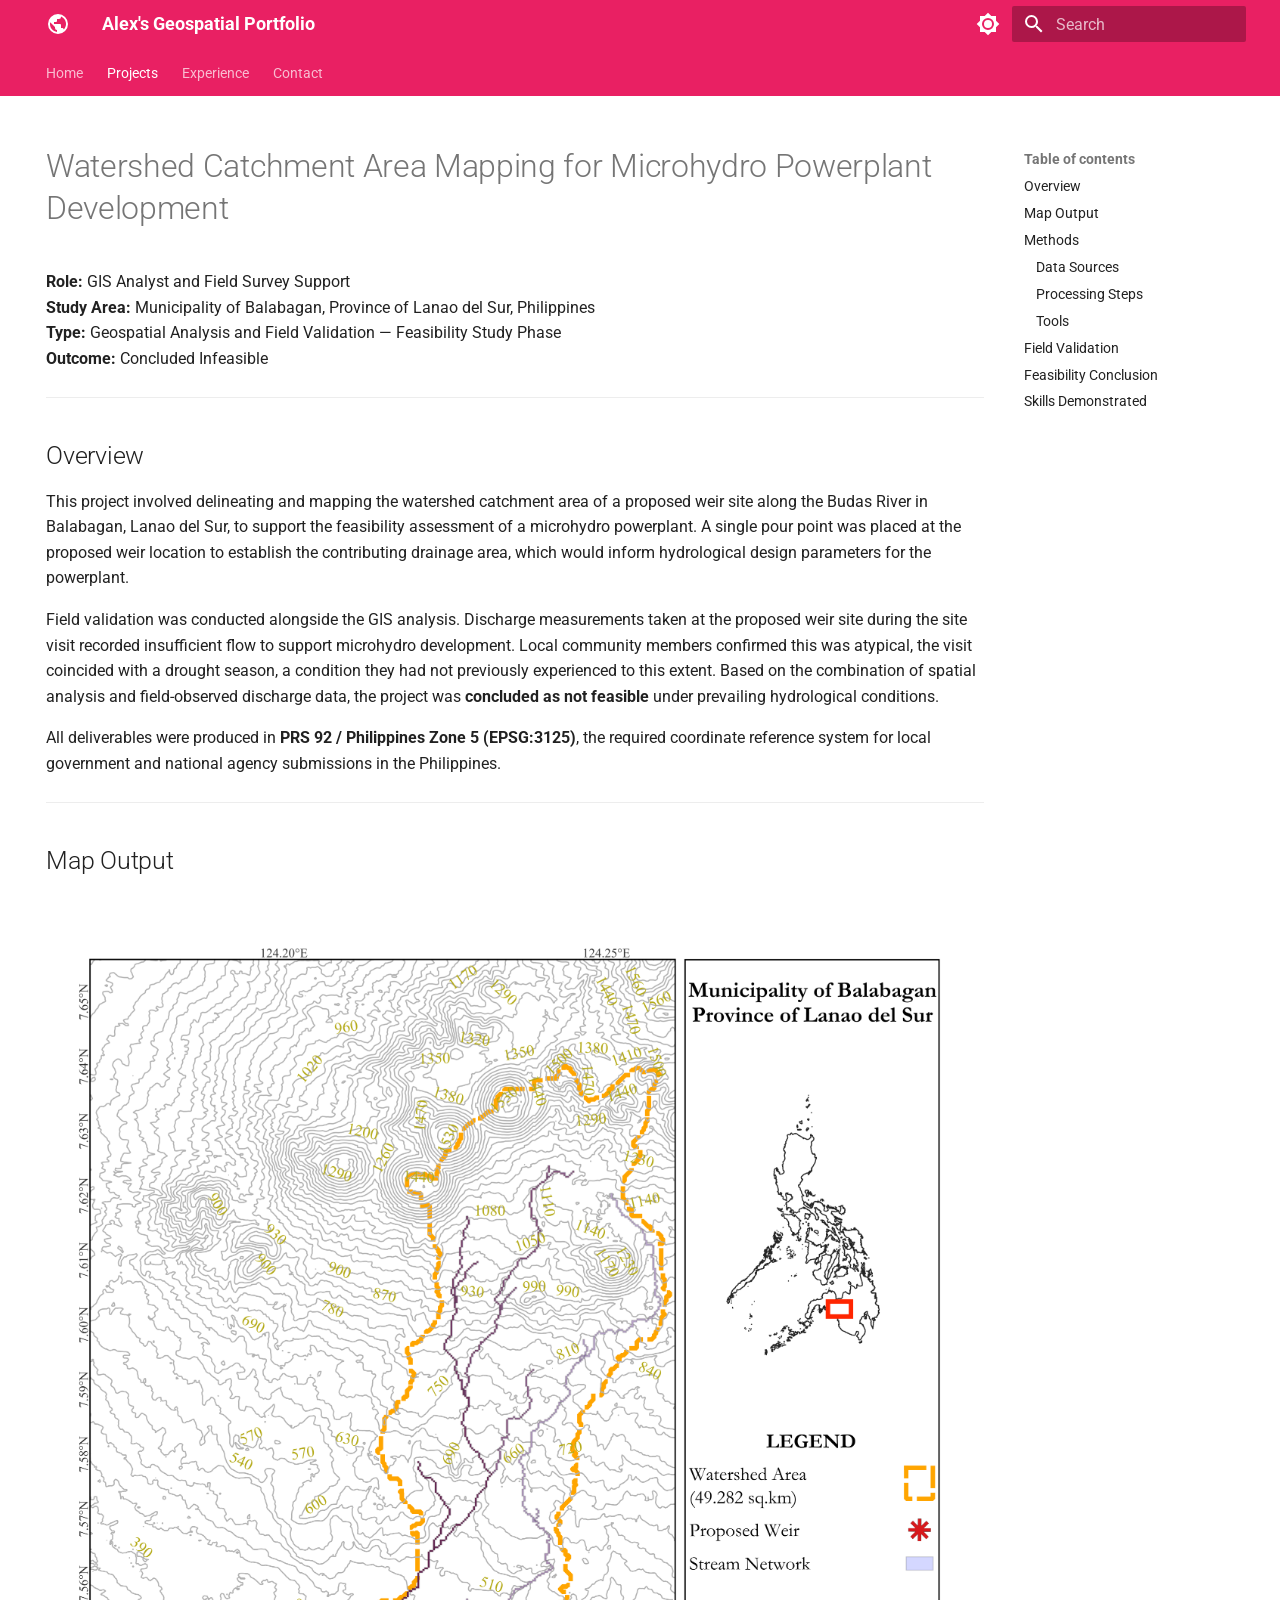
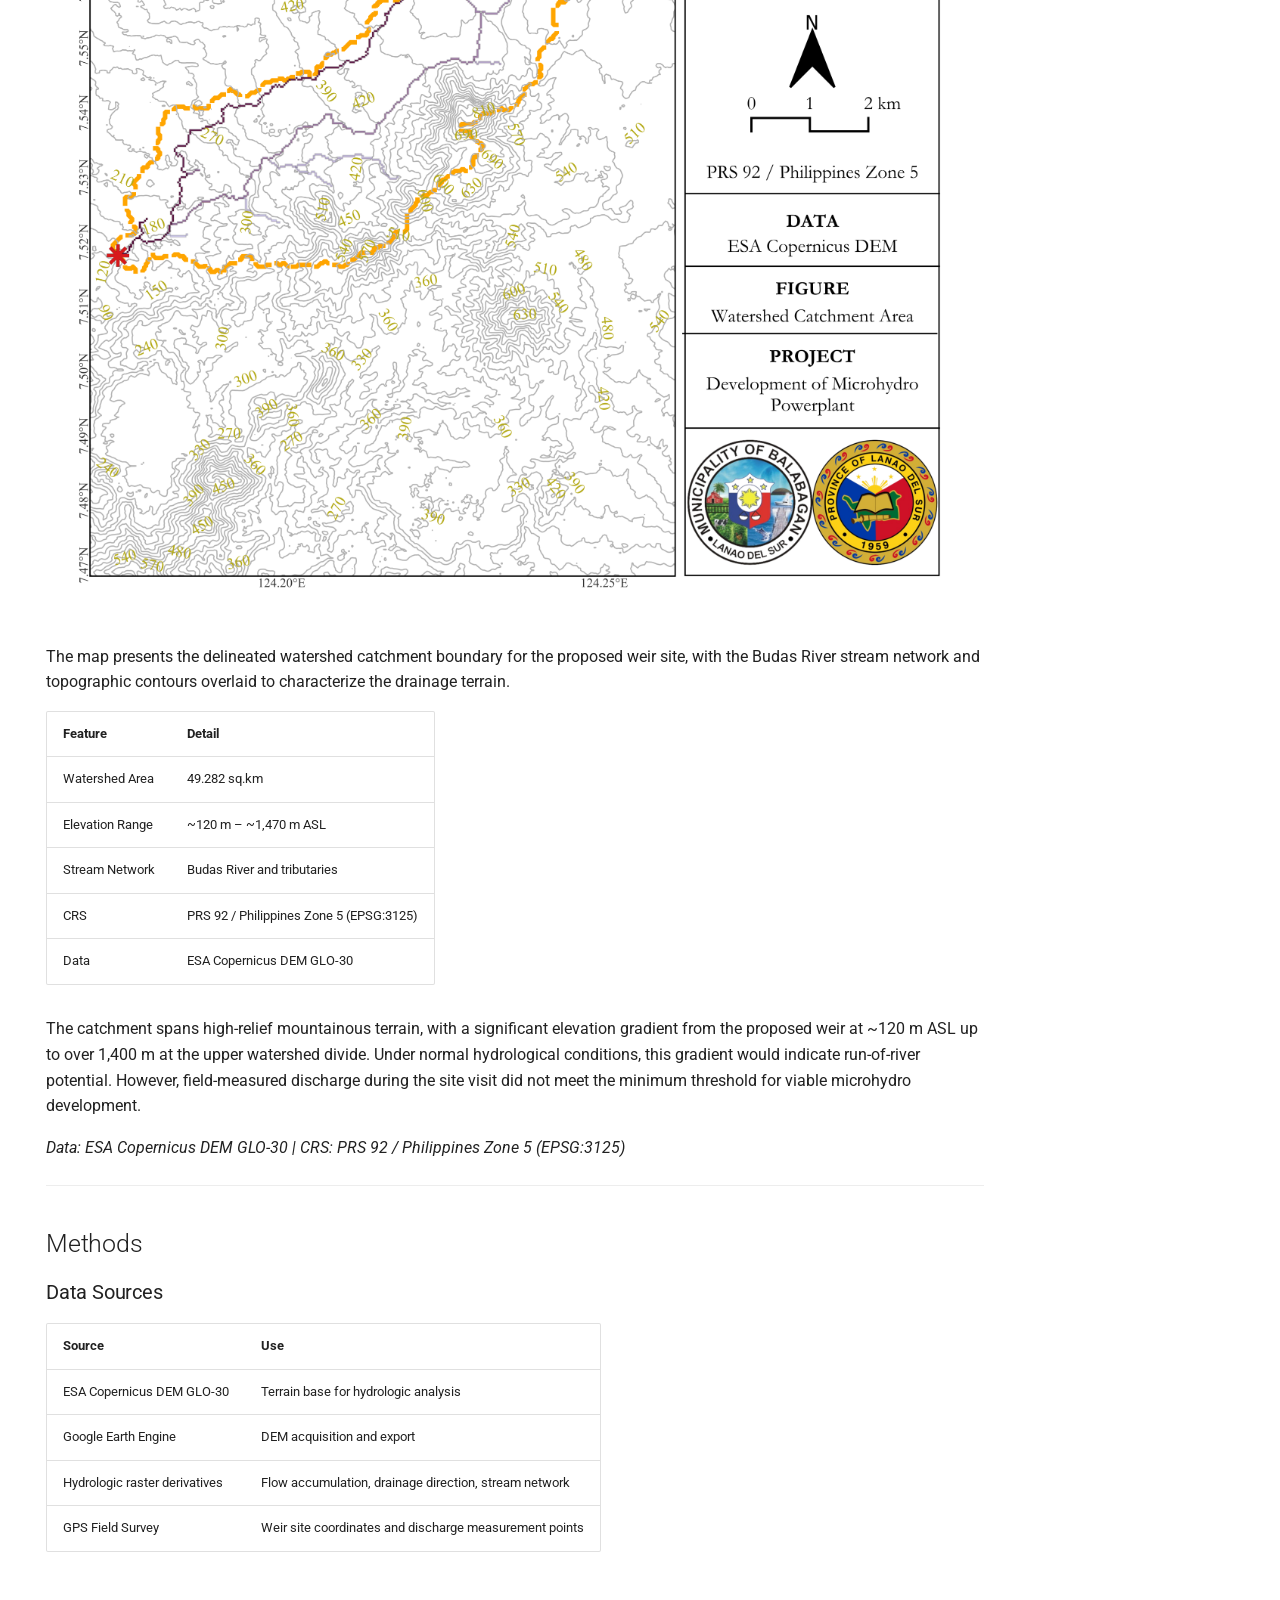
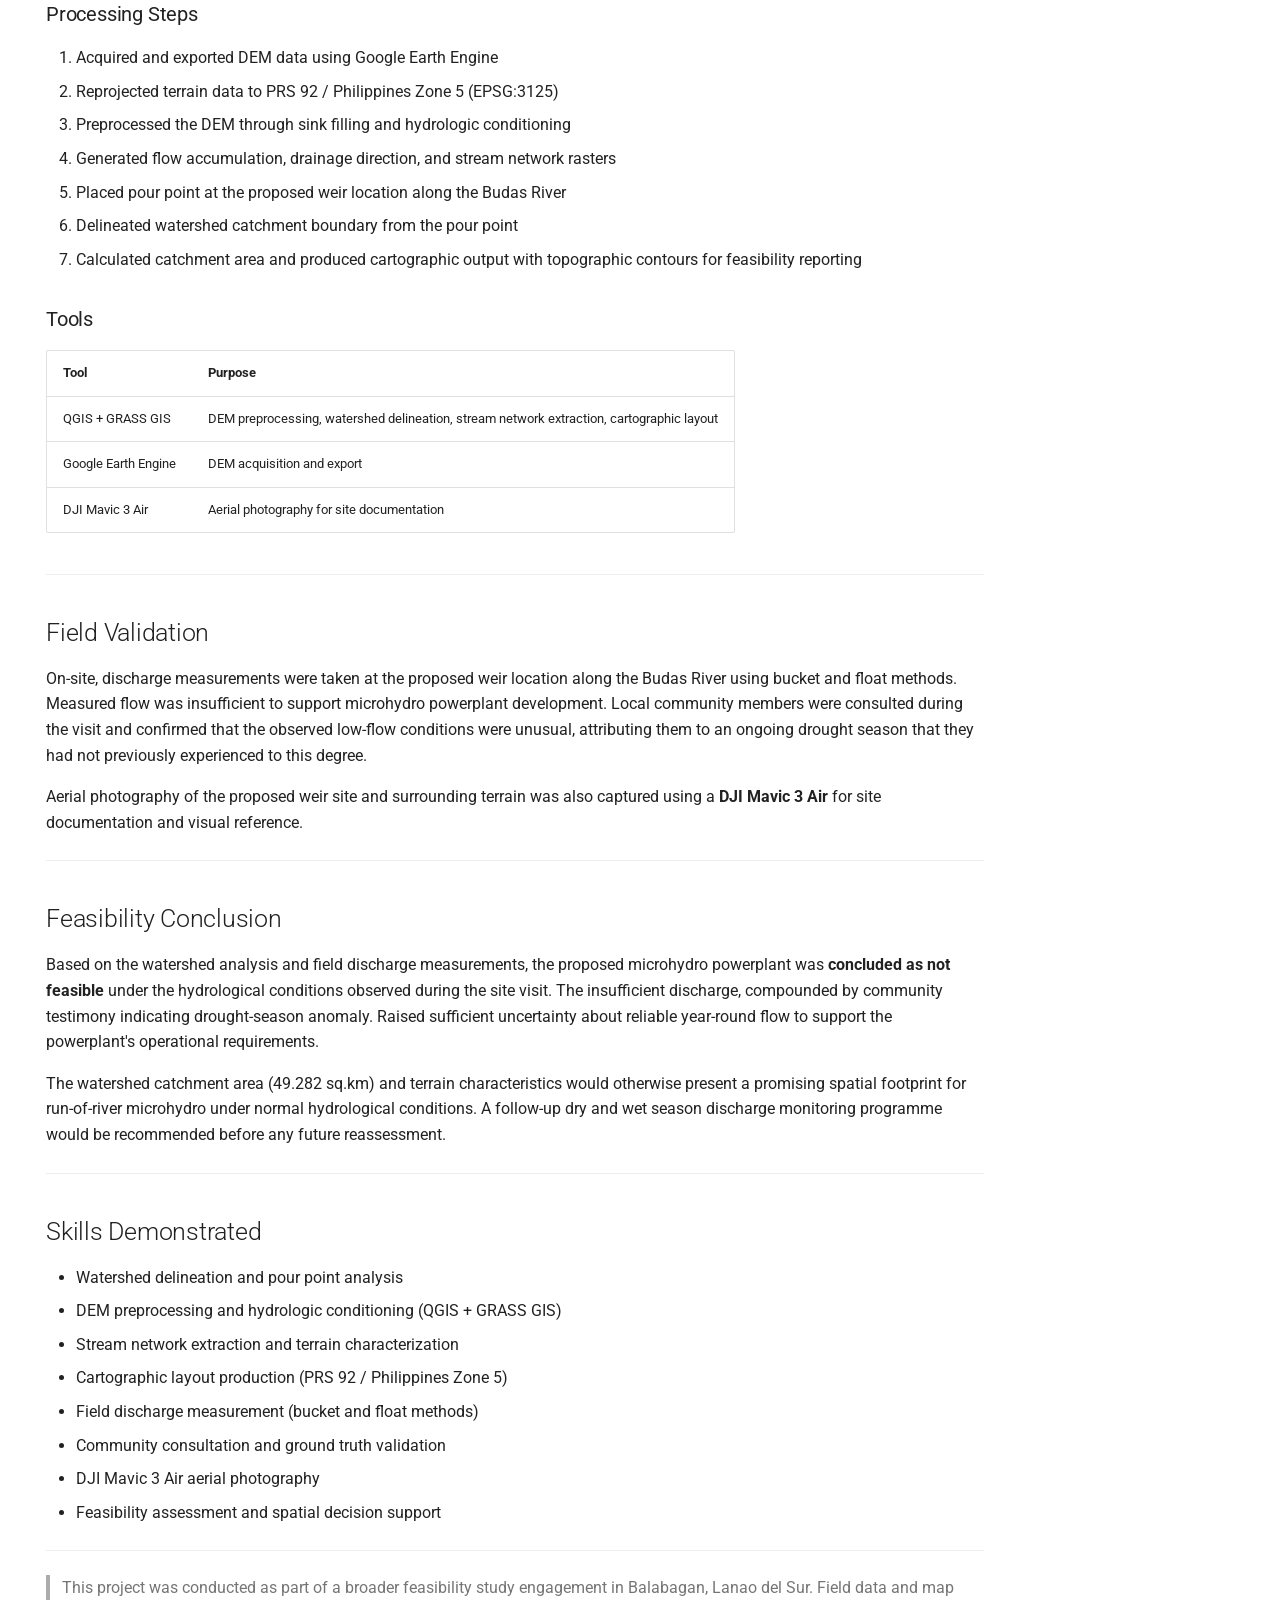
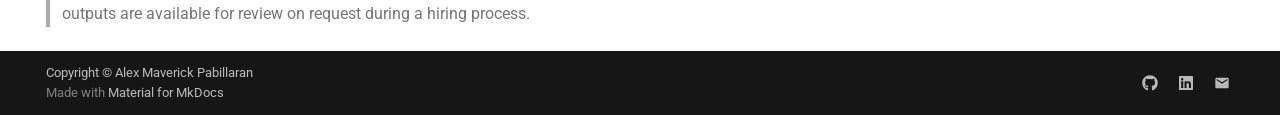
<file: projects/water-system-development/index.html>
<!doctype html>
<html lang="en" class="no-js">
  <head>
    
      <meta charset="utf-8">
      <meta name="viewport" content="width=device-width,initial-scale=1">
      
        <meta name="description" content="Portfolio of Alex Maverick — GIS, Remote Sensing, and Spatial Data Science">
      
      
        <meta name="author" content="Alex Maverick">
      
      
        <link rel="canonical" href="https://alexmaverickp.github.io/projects/water-system-development/">
      
      
        <link rel="prev" href="../water-system-planning/">
      
      
        <link rel="next" href="../pulangui/">
      
      
        
      
      
      <link rel="icon" href="../../assets/images/favicon.png">
      <meta name="generator" content="mkdocs-1.6.1, mkdocs-material-9.7.6">
    
    
      
        <title>Watershed Catchment Area Mapping for Microhydro Powerplant Development - Alex's Geospatial Portfolio</title>
      
    
    
      <link rel="stylesheet" href="../../assets/stylesheets/main.484c7ddc.min.css">
      
        
        <link rel="stylesheet" href="../../assets/stylesheets/palette.ab4e12ef.min.css">
      
      


    
    
      
    
    
      
        
        
        <link rel="preconnect" href="https://fonts.gstatic.com" crossorigin>
        <link rel="stylesheet" href="https://fonts.googleapis.com/css?family=Roboto:300,300i,400,400i,700,700i%7CRoboto+Mono:400,400i,700,700i&display=fallback">
        <style>:root{--md-text-font:"Roboto";--md-code-font:"Roboto Mono"}</style>
      
    
    
      <link rel="stylesheet" href="../../assets/css/extra.css">
    
    <script>__md_scope=new URL("../..",location),__md_hash=e=>[...e].reduce(((e,_)=>(e<<5)-e+_.charCodeAt(0)),0),__md_get=(e,_=localStorage,t=__md_scope)=>JSON.parse(_.getItem(t.pathname+"."+e)),__md_set=(e,_,t=localStorage,a=__md_scope)=>{try{t.setItem(a.pathname+"."+e,JSON.stringify(_))}catch(e){}}</script>
    
      

    
    
  </head>
  
  
    
    
      
    
    
    
    
    <body dir="ltr" data-md-color-scheme="default" data-md-color-primary="pink" data-md-color-accent="green">
  
    
    <input class="md-toggle" data-md-toggle="drawer" type="checkbox" id="__drawer" autocomplete="off">
    <input class="md-toggle" data-md-toggle="search" type="checkbox" id="__search" autocomplete="off">
    <label class="md-overlay" for="__drawer"></label>
    <div data-md-component="skip">
      
        
        <a href="#watershed-catchment-area-mapping-for-microhydro-powerplant-development" class="md-skip">
          Skip to content
        </a>
      
    </div>
    <div data-md-component="announce">
      
    </div>
    
    
      

<header class="md-header" data-md-component="header">
  <nav class="md-header__inner md-grid" aria-label="Header">
    <a href="../.." title="Alex&#39;s Geospatial Portfolio" class="md-header__button md-logo" aria-label="Alex's Geospatial Portfolio" data-md-component="logo">
      
  
  <svg xmlns="http://www.w3.org/2000/svg" viewBox="0 0 24 24"><path d="M17.9 17.39c-.26-.8-1.01-1.39-1.9-1.39h-1v-3a1 1 0 0 0-1-1H8v-2h2a1 1 0 0 0 1-1V7h2a2 2 0 0 0 2-2v-.41a7.984 7.984 0 0 1 2.9 12.8M11 19.93c-3.95-.49-7-3.85-7-7.93 0-.62.08-1.22.21-1.79L9 15v1a2 2 0 0 0 2 2m1-16A10 10 0 0 0 2 12a10 10 0 0 0 10 10 10 10 0 0 0 10-10A10 10 0 0 0 12 2"/></svg>

    </a>
    <label class="md-header__button md-icon" for="__drawer">
      
      <svg xmlns="http://www.w3.org/2000/svg" viewBox="0 0 24 24"><path d="M3 6h18v2H3zm0 5h18v2H3zm0 5h18v2H3z"/></svg>
    </label>
    <div class="md-header__title" data-md-component="header-title">
      <div class="md-header__ellipsis">
        <div class="md-header__topic">
          <span class="md-ellipsis">
            Alex's Geospatial Portfolio
          </span>
        </div>
        <div class="md-header__topic" data-md-component="header-topic">
          <span class="md-ellipsis">
            
              Watershed Catchment Area Mapping for Microhydro Powerplant Development
            
          </span>
        </div>
      </div>
    </div>
    
      
        <form class="md-header__option" data-md-component="palette">
  
    
    
    
    <input class="md-option" data-md-color-media="" data-md-color-scheme="default" data-md-color-primary="pink" data-md-color-accent="green"  aria-label="Switch to dark mode"  type="radio" name="__palette" id="__palette_0">
    
      <label class="md-header__button md-icon" title="Switch to dark mode" for="__palette_1" hidden>
        <svg xmlns="http://www.w3.org/2000/svg" viewBox="0 0 24 24"><path d="M12 8a4 4 0 0 0-4 4 4 4 0 0 0 4 4 4 4 0 0 0 4-4 4 4 0 0 0-4-4m0 10a6 6 0 0 1-6-6 6 6 0 0 1 6-6 6 6 0 0 1 6 6 6 6 0 0 1-6 6m8-9.31V4h-4.69L12 .69 8.69 4H4v4.69L.69 12 4 15.31V20h4.69L12 23.31 15.31 20H20v-4.69L23.31 12z"/></svg>
      </label>
    
  
    
    
    
    <input class="md-option" data-md-color-media="" data-md-color-scheme="slate" data-md-color-primary="indigo" data-md-color-accent="blue"  aria-label="Switch to light mode"  type="radio" name="__palette" id="__palette_1">
    
      <label class="md-header__button md-icon" title="Switch to light mode" for="__palette_0" hidden>
        <svg xmlns="http://www.w3.org/2000/svg" viewBox="0 0 24 24"><path d="M12 18c-.89 0-1.74-.2-2.5-.55C11.56 16.5 13 14.42 13 12s-1.44-4.5-3.5-5.45C10.26 6.2 11.11 6 12 6a6 6 0 0 1 6 6 6 6 0 0 1-6 6m8-9.31V4h-4.69L12 .69 8.69 4H4v4.69L.69 12 4 15.31V20h4.69L12 23.31 15.31 20H20v-4.69L23.31 12z"/></svg>
      </label>
    
  
</form>
      
    
    
      <script>var palette=__md_get("__palette");if(palette&&palette.color){if("(prefers-color-scheme)"===palette.color.media){var media=matchMedia("(prefers-color-scheme: light)"),input=document.querySelector(media.matches?"[data-md-color-media='(prefers-color-scheme: light)']":"[data-md-color-media='(prefers-color-scheme: dark)']");palette.color.media=input.getAttribute("data-md-color-media"),palette.color.scheme=input.getAttribute("data-md-color-scheme"),palette.color.primary=input.getAttribute("data-md-color-primary"),palette.color.accent=input.getAttribute("data-md-color-accent")}for(var[key,value]of Object.entries(palette.color))document.body.setAttribute("data-md-color-"+key,value)}</script>
    
    
    
      
      
        <label class="md-header__button md-icon" for="__search">
          
          <svg xmlns="http://www.w3.org/2000/svg" viewBox="0 0 24 24"><path d="M9.5 3A6.5 6.5 0 0 1 16 9.5c0 1.61-.59 3.09-1.56 4.23l.27.27h.79l5 5-1.5 1.5-5-5v-.79l-.27-.27A6.52 6.52 0 0 1 9.5 16 6.5 6.5 0 0 1 3 9.5 6.5 6.5 0 0 1 9.5 3m0 2C7 5 5 7 5 9.5S7 14 9.5 14 14 12 14 9.5 12 5 9.5 5"/></svg>
        </label>
        <div class="md-search" data-md-component="search" role="dialog">
  <label class="md-search__overlay" for="__search"></label>
  <div class="md-search__inner" role="search">
    <form class="md-search__form" name="search">
      <input type="text" class="md-search__input" name="query" aria-label="Search" placeholder="Search" autocapitalize="off" autocorrect="off" autocomplete="off" spellcheck="false" data-md-component="search-query" required>
      <label class="md-search__icon md-icon" for="__search">
        
        <svg xmlns="http://www.w3.org/2000/svg" viewBox="0 0 24 24"><path d="M9.5 3A6.5 6.5 0 0 1 16 9.5c0 1.61-.59 3.09-1.56 4.23l.27.27h.79l5 5-1.5 1.5-5-5v-.79l-.27-.27A6.52 6.52 0 0 1 9.5 16 6.5 6.5 0 0 1 3 9.5 6.5 6.5 0 0 1 9.5 3m0 2C7 5 5 7 5 9.5S7 14 9.5 14 14 12 14 9.5 12 5 9.5 5"/></svg>
        
        <svg xmlns="http://www.w3.org/2000/svg" viewBox="0 0 24 24"><path d="M20 11v2H8l5.5 5.5-1.42 1.42L4.16 12l7.92-7.92L13.5 5.5 8 11z"/></svg>
      </label>
      <nav class="md-search__options" aria-label="Search">
        
        <button type="reset" class="md-search__icon md-icon" title="Clear" aria-label="Clear" tabindex="-1">
          
          <svg xmlns="http://www.w3.org/2000/svg" viewBox="0 0 24 24"><path d="M19 6.41 17.59 5 12 10.59 6.41 5 5 6.41 10.59 12 5 17.59 6.41 19 12 13.41 17.59 19 19 17.59 13.41 12z"/></svg>
        </button>
      </nav>
      
    </form>
    <div class="md-search__output">
      <div class="md-search__scrollwrap" tabindex="0" data-md-scrollfix>
        <div class="md-search-result" data-md-component="search-result">
          <div class="md-search-result__meta">
            Initializing search
          </div>
          <ol class="md-search-result__list" role="presentation"></ol>
        </div>
      </div>
    </div>
  </div>
</div>
      
    
    
  </nav>
  
</header>
    
    <div class="md-container" data-md-component="container">
      
      
        
          
            
<nav class="md-tabs" aria-label="Tabs" data-md-component="tabs">
  <div class="md-grid">
    <ul class="md-tabs__list">
      
        
  
  
  
  
    <li class="md-tabs__item">
      <a href="../.." class="md-tabs__link">
        
  
  
    
  
  Home

      </a>
    </li>
  

      
        
  
  
  
    
  
  
    
    
      <li class="md-tabs__item md-tabs__item--active">
        <a href="../" class="md-tabs__link">
          
  
  
  Projects

        </a>
      </li>
    
  

      
        
  
  
  
  
    <li class="md-tabs__item">
      <a href="../../experience/" class="md-tabs__link">
        
  
  
    
  
  Experience

      </a>
    </li>
  

      
        
  
  
  
  
    <li class="md-tabs__item">
      <a href="../../contact/" class="md-tabs__link">
        
  
  
    
  
  Contact

      </a>
    </li>
  

      
    </ul>
  </div>
</nav>
          
        
      
      <main class="md-main" data-md-component="main">
        <div class="md-main__inner md-grid">
          
            
              
                
              
              <div class="md-sidebar md-sidebar--primary" data-md-component="sidebar" data-md-type="navigation" hidden>
                <div class="md-sidebar__scrollwrap">
                  <div class="md-sidebar__inner">
                    


  


<nav class="md-nav md-nav--primary md-nav--lifted" aria-label="Navigation" data-md-level="0">
  <label class="md-nav__title" for="__drawer">
    <a href="../.." title="Alex&#39;s Geospatial Portfolio" class="md-nav__button md-logo" aria-label="Alex's Geospatial Portfolio" data-md-component="logo">
      
  
  <svg xmlns="http://www.w3.org/2000/svg" viewBox="0 0 24 24"><path d="M17.9 17.39c-.26-.8-1.01-1.39-1.9-1.39h-1v-3a1 1 0 0 0-1-1H8v-2h2a1 1 0 0 0 1-1V7h2a2 2 0 0 0 2-2v-.41a7.984 7.984 0 0 1 2.9 12.8M11 19.93c-3.95-.49-7-3.85-7-7.93 0-.62.08-1.22.21-1.79L9 15v1a2 2 0 0 0 2 2m1-16A10 10 0 0 0 2 12a10 10 0 0 0 10 10 10 10 0 0 0 10-10A10 10 0 0 0 12 2"/></svg>

    </a>
    Alex's Geospatial Portfolio
  </label>
  
  <ul class="md-nav__list" data-md-scrollfix>
    
      
      
  
  
  
  
    <li class="md-nav__item">
      <a href="../.." class="md-nav__link">
        
  
  
  <span class="md-ellipsis">
    
  
    Home
  

    
  </span>
  
  

      </a>
    </li>
  

    
      
      
  
  
    
  
  
  
    
    
    
    
      
        
        
      
      
    
    
    <li class="md-nav__item md-nav__item--active md-nav__item--section md-nav__item--nested">
      
        
        
        <input class="md-nav__toggle md-toggle " type="checkbox" id="__nav_2" checked>
        
          
          <label class="md-nav__link" for="__nav_2" id="__nav_2_label" tabindex="">
            
  
  
  <span class="md-ellipsis">
    
  
    Projects
  

    
  </span>
  
  

            <span class="md-nav__icon md-icon"></span>
          </label>
        
        <nav class="md-nav" data-md-level="1" aria-labelledby="__nav_2_label" aria-expanded="true">
          <label class="md-nav__title" for="__nav_2">
            <span class="md-nav__icon md-icon"></span>
            
  
    Projects
  

          </label>
          <ul class="md-nav__list" data-md-scrollfix>
            
              
                
  
  
  
  
    <li class="md-nav__item">
      <a href="../" class="md-nav__link">
        
  
  
  <span class="md-ellipsis">
    
  
    All Projects
  

    
  </span>
  
  

      </a>
    </li>
  

              
            
              
                
  
  
  
  
    <li class="md-nav__item">
      <a href="../water-system-planning/" class="md-nav__link">
        
  
  
  <span class="md-ellipsis">
    
  
    Water System Planning Support Through GIS Mapping, Watershed Analysis, and Hazard Assessment
  

    
  </span>
  
  

      </a>
    </li>
  

              
            
              
                
  
  
    
  
  
  
    <li class="md-nav__item md-nav__item--active">
      
      <input class="md-nav__toggle md-toggle" type="checkbox" id="__toc">
      
      
        
      
      
        <label class="md-nav__link md-nav__link--active" for="__toc">
          
  
  
  <span class="md-ellipsis">
    
  
    Watershed Catchment Area Mapping for Microhydro Powerplant Development
  

    
  </span>
  
  

          <span class="md-nav__icon md-icon"></span>
        </label>
      
      <a href="./" class="md-nav__link md-nav__link--active">
        
  
  
  <span class="md-ellipsis">
    
  
    Watershed Catchment Area Mapping for Microhydro Powerplant Development
  

    
  </span>
  
  

      </a>
      
        

<nav class="md-nav md-nav--secondary" aria-label="Table of contents">
  
  
  
    
  
  
    <label class="md-nav__title" for="__toc">
      <span class="md-nav__icon md-icon"></span>
      Table of contents
    </label>
    <ul class="md-nav__list" data-md-component="toc" data-md-scrollfix>
      
        <li class="md-nav__item">
  <a href="#overview" class="md-nav__link">
    <span class="md-ellipsis">
      
        Overview
      
    </span>
  </a>
  
</li>
      
        <li class="md-nav__item">
  <a href="#map-output" class="md-nav__link">
    <span class="md-ellipsis">
      
        Map Output
      
    </span>
  </a>
  
</li>
      
        <li class="md-nav__item">
  <a href="#methods" class="md-nav__link">
    <span class="md-ellipsis">
      
        Methods
      
    </span>
  </a>
  
    <nav class="md-nav" aria-label="Methods">
      <ul class="md-nav__list">
        
          <li class="md-nav__item">
  <a href="#data-sources" class="md-nav__link">
    <span class="md-ellipsis">
      
        Data Sources
      
    </span>
  </a>
  
</li>
        
          <li class="md-nav__item">
  <a href="#processing-steps" class="md-nav__link">
    <span class="md-ellipsis">
      
        Processing Steps
      
    </span>
  </a>
  
</li>
        
          <li class="md-nav__item">
  <a href="#tools" class="md-nav__link">
    <span class="md-ellipsis">
      
        Tools
      
    </span>
  </a>
  
</li>
        
      </ul>
    </nav>
  
</li>
      
        <li class="md-nav__item">
  <a href="#field-validation" class="md-nav__link">
    <span class="md-ellipsis">
      
        Field Validation
      
    </span>
  </a>
  
</li>
      
        <li class="md-nav__item">
  <a href="#feasibility-conclusion" class="md-nav__link">
    <span class="md-ellipsis">
      
        Feasibility Conclusion
      
    </span>
  </a>
  
</li>
      
        <li class="md-nav__item">
  <a href="#skills-demonstrated" class="md-nav__link">
    <span class="md-ellipsis">
      
        Skills Demonstrated
      
    </span>
  </a>
  
</li>
      
    </ul>
  
</nav>
      
    </li>
  

              
            
              
                
  
  
  
  
    <li class="md-nav__item">
      <a href="../pulangui/" class="md-nav__link">
        
  
  
  <span class="md-ellipsis">
    
  
    Nature-based Solution: Proposed Riparian Buffer Restoration and Protection Strategy for Pulangui River Basin, Bukidnon
  

    
  </span>
  
  

      </a>
    </li>
  

              
            
              
                
  
  
  
  
    <li class="md-nav__item">
      <a href="../aws-suitability/" class="md-nav__link">
        
  
  
  <span class="md-ellipsis">
    
  
    Automatic Weather Station Suitability Map
  

    
  </span>
  
  

      </a>
    </li>
  

              
            
              
                
  
  
  
  
    <li class="md-nav__item">
      <a href="../ndvi-tool/" class="md-nav__link">
        
  
  
  <span class="md-ellipsis">
    
  
    Remote Sensing NDVI Tool
  

    
  </span>
  
  

      </a>
    </li>
  

              
            
              
                
  
  
  
  
    <li class="md-nav__item">
      <a href="../unsupervised-classification/" class="md-nav__link">
        
  
  
  <span class="md-ellipsis">
    
  
    Unsupervised Land Cover Classification
  

    
  </span>
  
  

      </a>
    </li>
  

              
            
          </ul>
        </nav>
      
    </li>
  

    
      
      
  
  
  
  
    <li class="md-nav__item">
      <a href="../../experience/" class="md-nav__link">
        
  
  
  <span class="md-ellipsis">
    
  
    Experience
  

    
  </span>
  
  

      </a>
    </li>
  

    
      
      
  
  
  
  
    <li class="md-nav__item">
      <a href="../../contact/" class="md-nav__link">
        
  
  
  <span class="md-ellipsis">
    
  
    Contact
  

    
  </span>
  
  

      </a>
    </li>
  

    
  </ul>
</nav>
                  </div>
                </div>
              </div>
            
            
              
                
              
              <div class="md-sidebar md-sidebar--secondary" data-md-component="sidebar" data-md-type="toc" >
                <div class="md-sidebar__scrollwrap">
                  <div class="md-sidebar__inner">
                    

<nav class="md-nav md-nav--secondary" aria-label="Table of contents">
  
  
  
    
  
  
    <label class="md-nav__title" for="__toc">
      <span class="md-nav__icon md-icon"></span>
      Table of contents
    </label>
    <ul class="md-nav__list" data-md-component="toc" data-md-scrollfix>
      
        <li class="md-nav__item">
  <a href="#overview" class="md-nav__link">
    <span class="md-ellipsis">
      
        Overview
      
    </span>
  </a>
  
</li>
      
        <li class="md-nav__item">
  <a href="#map-output" class="md-nav__link">
    <span class="md-ellipsis">
      
        Map Output
      
    </span>
  </a>
  
</li>
      
        <li class="md-nav__item">
  <a href="#methods" class="md-nav__link">
    <span class="md-ellipsis">
      
        Methods
      
    </span>
  </a>
  
    <nav class="md-nav" aria-label="Methods">
      <ul class="md-nav__list">
        
          <li class="md-nav__item">
  <a href="#data-sources" class="md-nav__link">
    <span class="md-ellipsis">
      
        Data Sources
      
    </span>
  </a>
  
</li>
        
          <li class="md-nav__item">
  <a href="#processing-steps" class="md-nav__link">
    <span class="md-ellipsis">
      
        Processing Steps
      
    </span>
  </a>
  
</li>
        
          <li class="md-nav__item">
  <a href="#tools" class="md-nav__link">
    <span class="md-ellipsis">
      
        Tools
      
    </span>
  </a>
  
</li>
        
      </ul>
    </nav>
  
</li>
      
        <li class="md-nav__item">
  <a href="#field-validation" class="md-nav__link">
    <span class="md-ellipsis">
      
        Field Validation
      
    </span>
  </a>
  
</li>
      
        <li class="md-nav__item">
  <a href="#feasibility-conclusion" class="md-nav__link">
    <span class="md-ellipsis">
      
        Feasibility Conclusion
      
    </span>
  </a>
  
</li>
      
        <li class="md-nav__item">
  <a href="#skills-demonstrated" class="md-nav__link">
    <span class="md-ellipsis">
      
        Skills Demonstrated
      
    </span>
  </a>
  
</li>
      
    </ul>
  
</nav>
                  </div>
                </div>
              </div>
            
          
          
            <div class="md-content" data-md-component="content">
              
              <article class="md-content__inner md-typeset">
                
                  
  




<h1 id="watershed-catchment-area-mapping-for-microhydro-powerplant-development">Watershed Catchment Area Mapping for Microhydro Powerplant Development</h1>
<p><strong>Role:</strong> GIS Analyst and Field Survey Support<br />
<strong>Study Area:</strong> Municipality of Balabagan, Province of Lanao del Sur, Philippines<br />
<strong>Type:</strong> Geospatial Analysis and Field Validation — Feasibility Study Phase<br />
<strong>Outcome:</strong> Concluded Infeasible</p>
<hr />
<h2 id="overview">Overview</h2>
<p>This project involved delineating and mapping the watershed catchment area of a proposed weir site along the Budas River in Balabagan, Lanao del Sur, to support the feasibility assessment of a microhydro powerplant. A single pour point was placed at the proposed weir location to establish the contributing drainage area, which would inform hydrological design parameters for the powerplant.</p>
<p>Field validation was conducted alongside the GIS analysis. Discharge measurements taken at the proposed weir site during the site visit recorded insufficient flow to support microhydro development. Local community members confirmed this was atypical, the visit coincided with a drought season, a condition they had not previously experienced to this extent. Based on the combination of spatial analysis and field-observed discharge data, the project was <strong>concluded as not feasible</strong> under prevailing hydrological conditions.</p>
<p>All deliverables were produced in <strong>PRS 92 / Philippines Zone 5 (EPSG:3125)</strong>, the required coordinate reference system for local government and national agency submissions in the Philippines.</p>
<hr />
<h2 id="map-output">Map Output</h2>
<p><img alt="Watershed Catchment Area — Proposed Microhydro Powerplant, Balabagan, Lanao del Sur" src="../../assets/images/Microhydro.png" /></p>
<p>The map presents the delineated watershed catchment boundary for the proposed weir site, with the Budas River stream network and topographic contours overlaid to characterize the drainage terrain.</p>
<table>
<thead>
<tr>
<th>Feature</th>
<th>Detail</th>
</tr>
</thead>
<tbody>
<tr>
<td>Watershed Area</td>
<td>49.282 sq.km</td>
</tr>
<tr>
<td>Elevation Range</td>
<td>~120 m – ~1,470 m ASL</td>
</tr>
<tr>
<td>Stream Network</td>
<td>Budas River and tributaries</td>
</tr>
<tr>
<td>CRS</td>
<td>PRS 92 / Philippines Zone 5 (EPSG:3125)</td>
</tr>
<tr>
<td>Data</td>
<td>ESA Copernicus DEM GLO-30</td>
</tr>
</tbody>
</table>
<p>The catchment spans high-relief mountainous terrain, with a significant elevation gradient from the proposed weir at ~120 m ASL up to over 1,400 m at the upper watershed divide. Under normal hydrological conditions, this gradient would indicate run-of-river potential. However, field-measured discharge during the site visit did not meet the minimum threshold for viable microhydro development.</p>
<p><em>Data: ESA Copernicus DEM GLO-30 | CRS: PRS 92 / Philippines Zone 5 (EPSG:3125)</em></p>
<hr />
<h2 id="methods">Methods</h2>
<h3 id="data-sources">Data Sources</h3>
<table>
<thead>
<tr>
<th>Source</th>
<th>Use</th>
</tr>
</thead>
<tbody>
<tr>
<td>ESA Copernicus DEM GLO-30</td>
<td>Terrain base for hydrologic analysis</td>
</tr>
<tr>
<td>Google Earth Engine</td>
<td>DEM acquisition and export</td>
</tr>
<tr>
<td>Hydrologic raster derivatives</td>
<td>Flow accumulation, drainage direction, stream network</td>
</tr>
<tr>
<td>GPS Field Survey</td>
<td>Weir site coordinates and discharge measurement points</td>
</tr>
</tbody>
</table>
<h3 id="processing-steps">Processing Steps</h3>
<ol>
<li>Acquired and exported DEM data using Google Earth Engine</li>
<li>Reprojected terrain data to PRS 92 / Philippines Zone 5 (EPSG:3125)</li>
<li>Preprocessed the DEM through sink filling and hydrologic conditioning</li>
<li>Generated flow accumulation, drainage direction, and stream network rasters</li>
<li>Placed pour point at the proposed weir location along the Budas River</li>
<li>Delineated watershed catchment boundary from the pour point</li>
<li>Calculated catchment area and produced cartographic output with topographic contours for feasibility reporting</li>
</ol>
<h3 id="tools">Tools</h3>
<table>
<thead>
<tr>
<th>Tool</th>
<th>Purpose</th>
</tr>
</thead>
<tbody>
<tr>
<td>QGIS + GRASS GIS</td>
<td>DEM preprocessing, watershed delineation, stream network extraction, cartographic layout</td>
</tr>
<tr>
<td>Google Earth Engine</td>
<td>DEM acquisition and export</td>
</tr>
<tr>
<td>DJI Mavic 3 Air</td>
<td>Aerial photography for site documentation</td>
</tr>
</tbody>
</table>
<hr />
<h2 id="field-validation">Field Validation</h2>
<p>On-site, discharge measurements were taken at the proposed weir location along the Budas River using bucket and float methods. Measured flow was insufficient to support microhydro powerplant development. Local community members were consulted during the visit and confirmed that the observed low-flow conditions were unusual, attributing them to an ongoing drought season that they had not previously experienced to this degree.</p>
<p>Aerial photography of the proposed weir site and surrounding terrain was also captured using a <strong>DJI Mavic 3 Air</strong> for site documentation and visual reference.</p>
<hr />
<h2 id="feasibility-conclusion">Feasibility Conclusion</h2>
<p>Based on the watershed analysis and field discharge measurements, the proposed microhydro powerplant was <strong>concluded as not feasible</strong> under the hydrological conditions observed during the site visit. The insufficient discharge, compounded by community testimony indicating drought-season anomaly. Raised sufficient uncertainty about reliable year-round flow to support the powerplant's operational requirements.</p>
<p>The watershed catchment area (49.282 sq.km) and terrain characteristics would otherwise present a promising spatial footprint for run-of-river microhydro under normal hydrological conditions. A follow-up dry and wet season discharge monitoring programme would be recommended before any future reassessment.</p>
<hr />
<h2 id="skills-demonstrated">Skills Demonstrated</h2>
<ul>
<li>Watershed delineation and pour point analysis</li>
<li>DEM preprocessing and hydrologic conditioning (QGIS + GRASS GIS)</li>
<li>Stream network extraction and terrain characterization</li>
<li>Cartographic layout production (PRS 92 / Philippines Zone 5)</li>
<li>Field discharge measurement (bucket and float methods)</li>
<li>Community consultation and ground truth validation</li>
<li>DJI Mavic 3 Air aerial photography</li>
<li>Feasibility assessment and spatial decision support</li>
</ul>
<hr />
<blockquote>
<p>This project was conducted as part of a broader feasibility study engagement in Balabagan, Lanao del Sur. Field data and map outputs are available for review on request during a hiring process.</p>
</blockquote>







  
  




  



                
              </article>
            </div>
          
          
<script>var target=document.getElementById(location.hash.slice(1));target&&target.name&&(target.checked=target.name.startsWith("__tabbed_"))</script>
        </div>
        
          <button type="button" class="md-top md-icon" data-md-component="top" hidden>
  
  <svg xmlns="http://www.w3.org/2000/svg" viewBox="0 0 24 24"><path d="M13 20h-2V8l-5.5 5.5-1.42-1.42L12 4.16l7.92 7.92-1.42 1.42L13 8z"/></svg>
  Back to top
</button>
        
      </main>
      
        <footer class="md-footer">
  
  <div class="md-footer-meta md-typeset">
    <div class="md-footer-meta__inner md-grid">
      <div class="md-copyright">
  
    <div class="md-copyright__highlight">
      Copyright &copy; Alex Maverick Pabillaran
    </div>
  
  
    Made with
    <a href="https://squidfunk.github.io/mkdocs-material/" target="_blank" rel="noopener">
      Material for MkDocs
    </a>
  
</div>
      
        
<div class="md-social">
  
    
    
    
    
      
      
    
    <a href="https://github.com/alexmaverickp" target="_blank" rel="noopener" title="github.com" class="md-social__link">
      <svg xmlns="http://www.w3.org/2000/svg" viewBox="0 0 512 512"><!--! Font Awesome Free 7.1.0 by @fontawesome - https://fontawesome.com License - https://fontawesome.com/license/free (Icons: CC BY 4.0, Fonts: SIL OFL 1.1, Code: MIT License) Copyright 2025 Fonticons, Inc.--><path d="M173.9 397.4c0 2-2.3 3.6-5.2 3.6-3.3.3-5.6-1.3-5.6-3.6 0-2 2.3-3.6 5.2-3.6 3-.3 5.6 1.3 5.6 3.6m-31.1-4.5c-.7 2 1.3 4.3 4.3 4.9 2.6 1 5.6 0 6.2-2s-1.3-4.3-4.3-5.2c-2.6-.7-5.5.3-6.2 2.3m44.2-1.7c-2.9.7-4.9 2.6-4.6 4.9.3 2 2.9 3.3 5.9 2.6 2.9-.7 4.9-2.6 4.6-4.6-.3-1.9-3-3.2-5.9-2.9M252.8 8C114.1 8 8 113.3 8 252c0 110.9 69.8 205.8 169.5 239.2 12.8 2.3 17.3-5.6 17.3-12.1 0-6.2-.3-40.4-.3-61.4 0 0-70 15-84.7-29.8 0 0-11.4-29.1-27.8-36.6 0 0-22.9-15.7 1.6-15.4 0 0 24.9 2 38.6 25.8 21.9 38.6 58.6 27.5 72.9 20.9 2.3-16 8.8-27.1 16-33.7-55.9-6.2-112.3-14.3-112.3-110.5 0-27.5 7.6-41.3 23.6-58.9-2.6-6.5-11.1-33.3 2.6-67.9 20.9-6.5 69 27 69 27 20-5.6 41.5-8.5 62.8-8.5s42.8 2.9 62.8 8.5c0 0 48.1-33.6 69-27 13.7 34.7 5.2 61.4 2.6 67.9 16 17.7 25.8 31.5 25.8 58.9 0 96.5-58.9 104.2-114.8 110.5 9.2 7.9 17 22.9 17 46.4 0 33.7-.3 75.4-.3 83.6 0 6.5 4.6 14.4 17.3 12.1C436.2 457.8 504 362.9 504 252 504 113.3 391.5 8 252.8 8M105.2 352.9c-1.3 1-1 3.3.7 5.2 1.6 1.6 3.9 2.3 5.2 1 1.3-1 1-3.3-.7-5.2-1.6-1.6-3.9-2.3-5.2-1m-10.8-8.1c-.7 1.3.3 2.9 2.3 3.9 1.6 1 3.6.7 4.3-.7.7-1.3-.3-2.9-2.3-3.9-2-.6-3.6-.3-4.3.7m32.4 35.6c-1.6 1.3-1 4.3 1.3 6.2 2.3 2.3 5.2 2.6 6.5 1 1.3-1.3.7-4.3-1.3-6.2-2.2-2.3-5.2-2.6-6.5-1m-11.4-14.7c-1.6 1-1.6 3.6 0 5.9s4.3 3.3 5.6 2.3c1.6-1.3 1.6-3.9 0-6.2-1.4-2.3-4-3.3-5.6-2"/></svg>
    </a>
  
    
    
    
    
      
      
    
    <a href="https://linkedin.com/in/alex-m-p/" target="_blank" rel="noopener" title="linkedin.com" class="md-social__link">
      <svg xmlns="http://www.w3.org/2000/svg" viewBox="0 0 448 512"><!--! Font Awesome Free 7.1.0 by @fontawesome - https://fontawesome.com License - https://fontawesome.com/license/free (Icons: CC BY 4.0, Fonts: SIL OFL 1.1, Code: MIT License) Copyright 2025 Fonticons, Inc.--><path d="M416 32H31.9C14.3 32 0 46.5 0 64.3v383.4C0 465.5 14.3 480 31.9 480H416c17.6 0 32-14.5 32-32.3V64.3c0-17.8-14.4-32.3-32-32.3M135.4 416H69V202.2h66.5V416zM102.2 96a38.5 38.5 0 1 1 0 77 38.5 38.5 0 1 1 0-77m282.1 320h-66.4V312c0-24.8-.5-56.7-34.5-56.7-34.6 0-39.9 27-39.9 54.9V416h-66.4V202.2h63.7v29.2h.9c8.9-16.8 30.6-34.5 62.9-34.5 67.2 0 79.7 44.3 79.7 101.9z"/></svg>
    </a>
  
    
    
    
    
    <a href="mailto:alexmaverickpabillaran@gmail.com" target="_blank" rel="noopener" title="" class="md-social__link">
      <svg xmlns="http://www.w3.org/2000/svg" viewBox="0 0 24 24"><path d="m20 8-8 5-8-5V6l8 5 8-5m0-2H4c-1.11 0-2 .89-2 2v12a2 2 0 0 0 2 2h16a2 2 0 0 0 2-2V6a2 2 0 0 0-2-2"/></svg>
    </a>
  
</div>
      
    </div>
  </div>
</footer>
      
    </div>
    <div class="md-dialog" data-md-component="dialog">
      <div class="md-dialog__inner md-typeset"></div>
    </div>
    
    
    
      
      
      <script id="__config" type="application/json">{"annotate": null, "base": "../..", "features": ["navigation.tabs", "navigation.top", "content.code.copy"], "search": "../../assets/javascripts/workers/search.2c215733.min.js", "tags": null, "translations": {"clipboard.copied": "Copied to clipboard", "clipboard.copy": "Copy to clipboard", "search.result.more.one": "1 more on this page", "search.result.more.other": "# more on this page", "search.result.none": "No matching documents", "search.result.one": "1 matching document", "search.result.other": "# matching documents", "search.result.placeholder": "Type to start searching", "search.result.term.missing": "Missing", "select.version": "Select version"}, "version": null}</script>
    
    
      <script src="../../assets/javascripts/bundle.79ae519e.min.js"></script>
      
    
  </body>
</html>
</file>
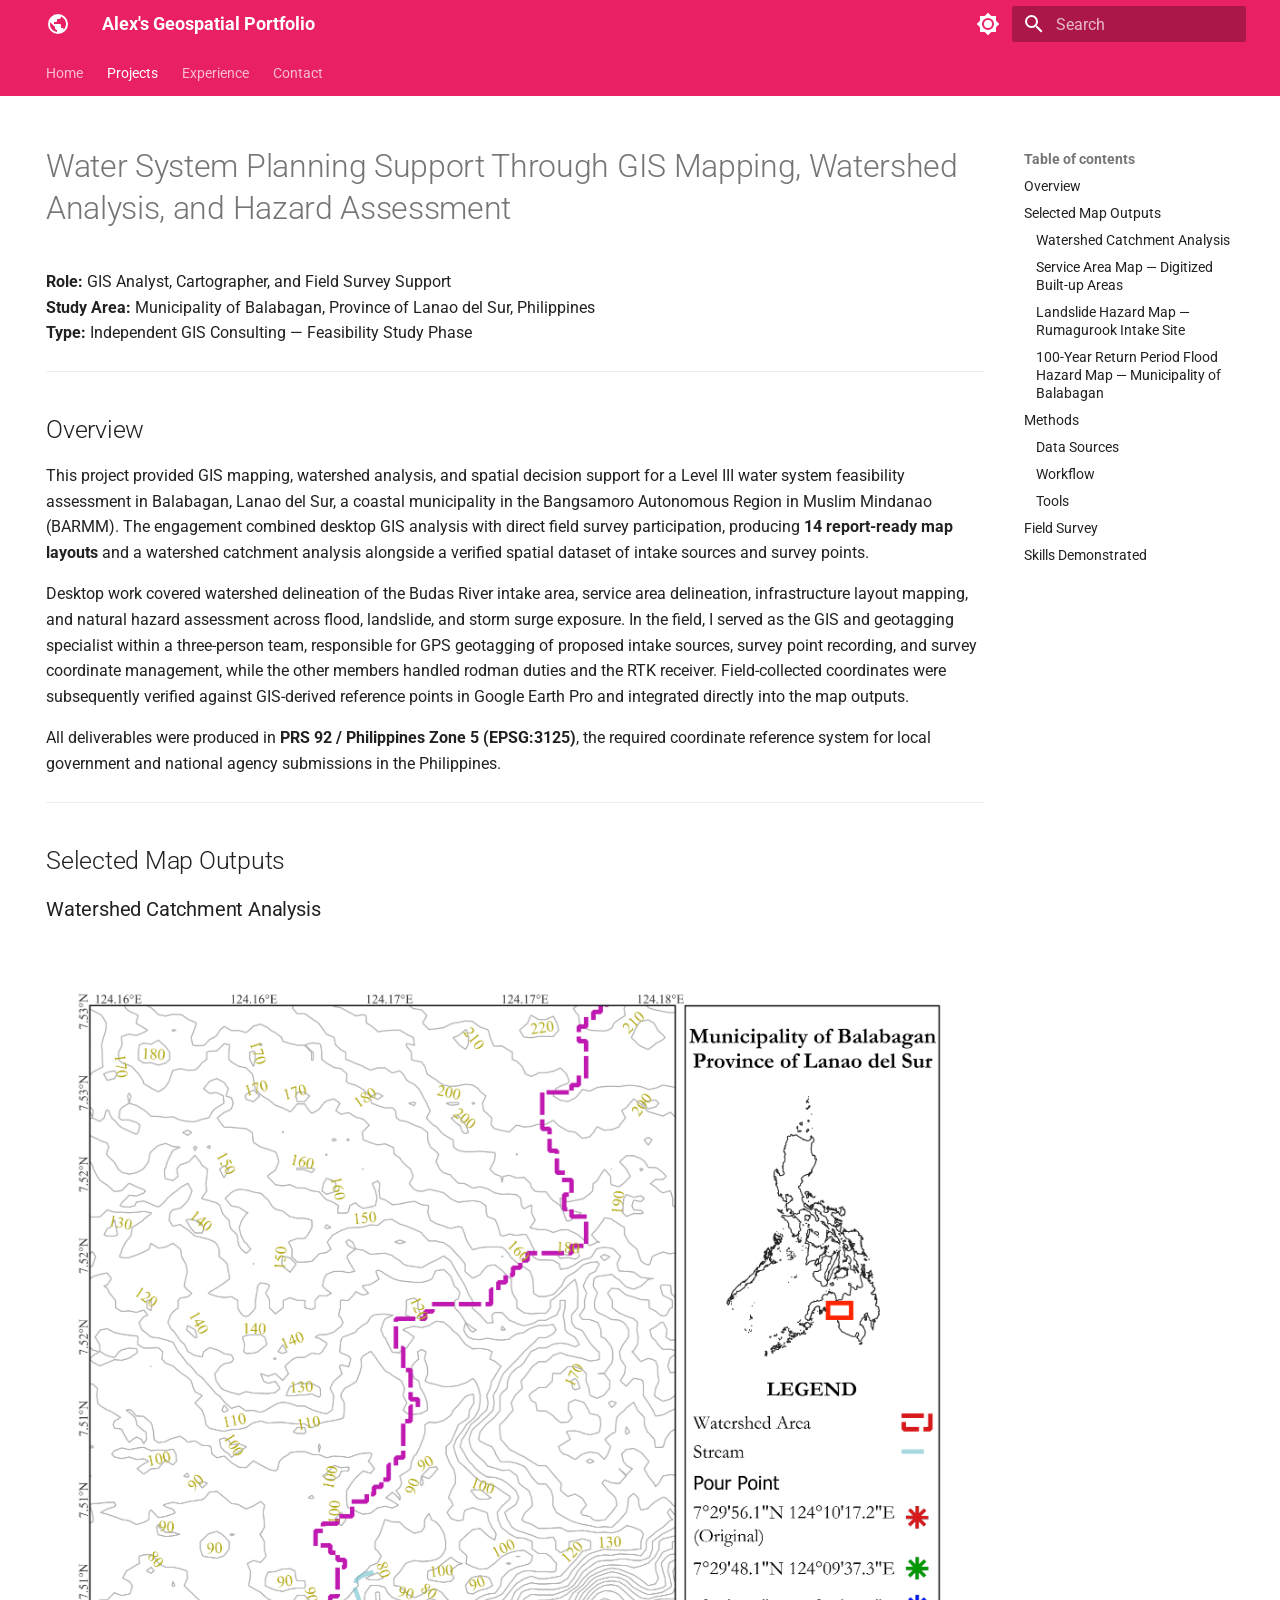
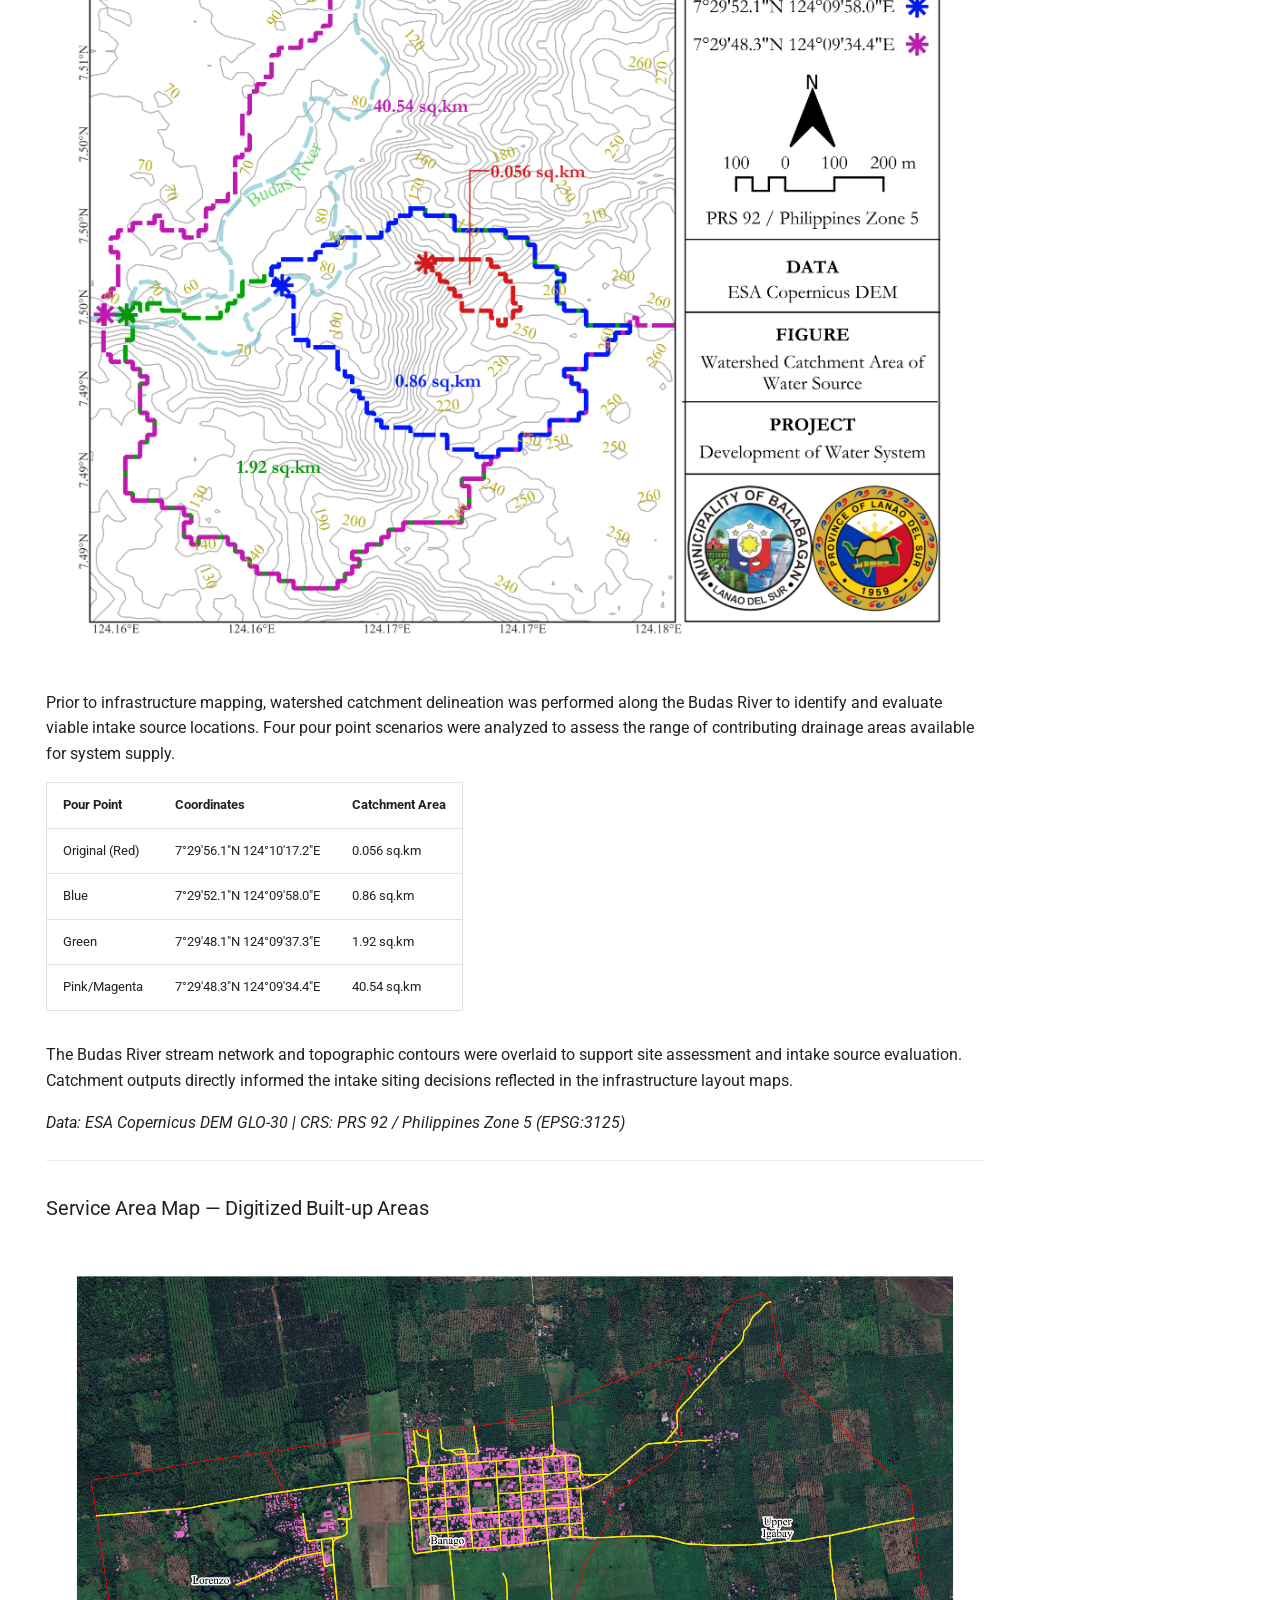
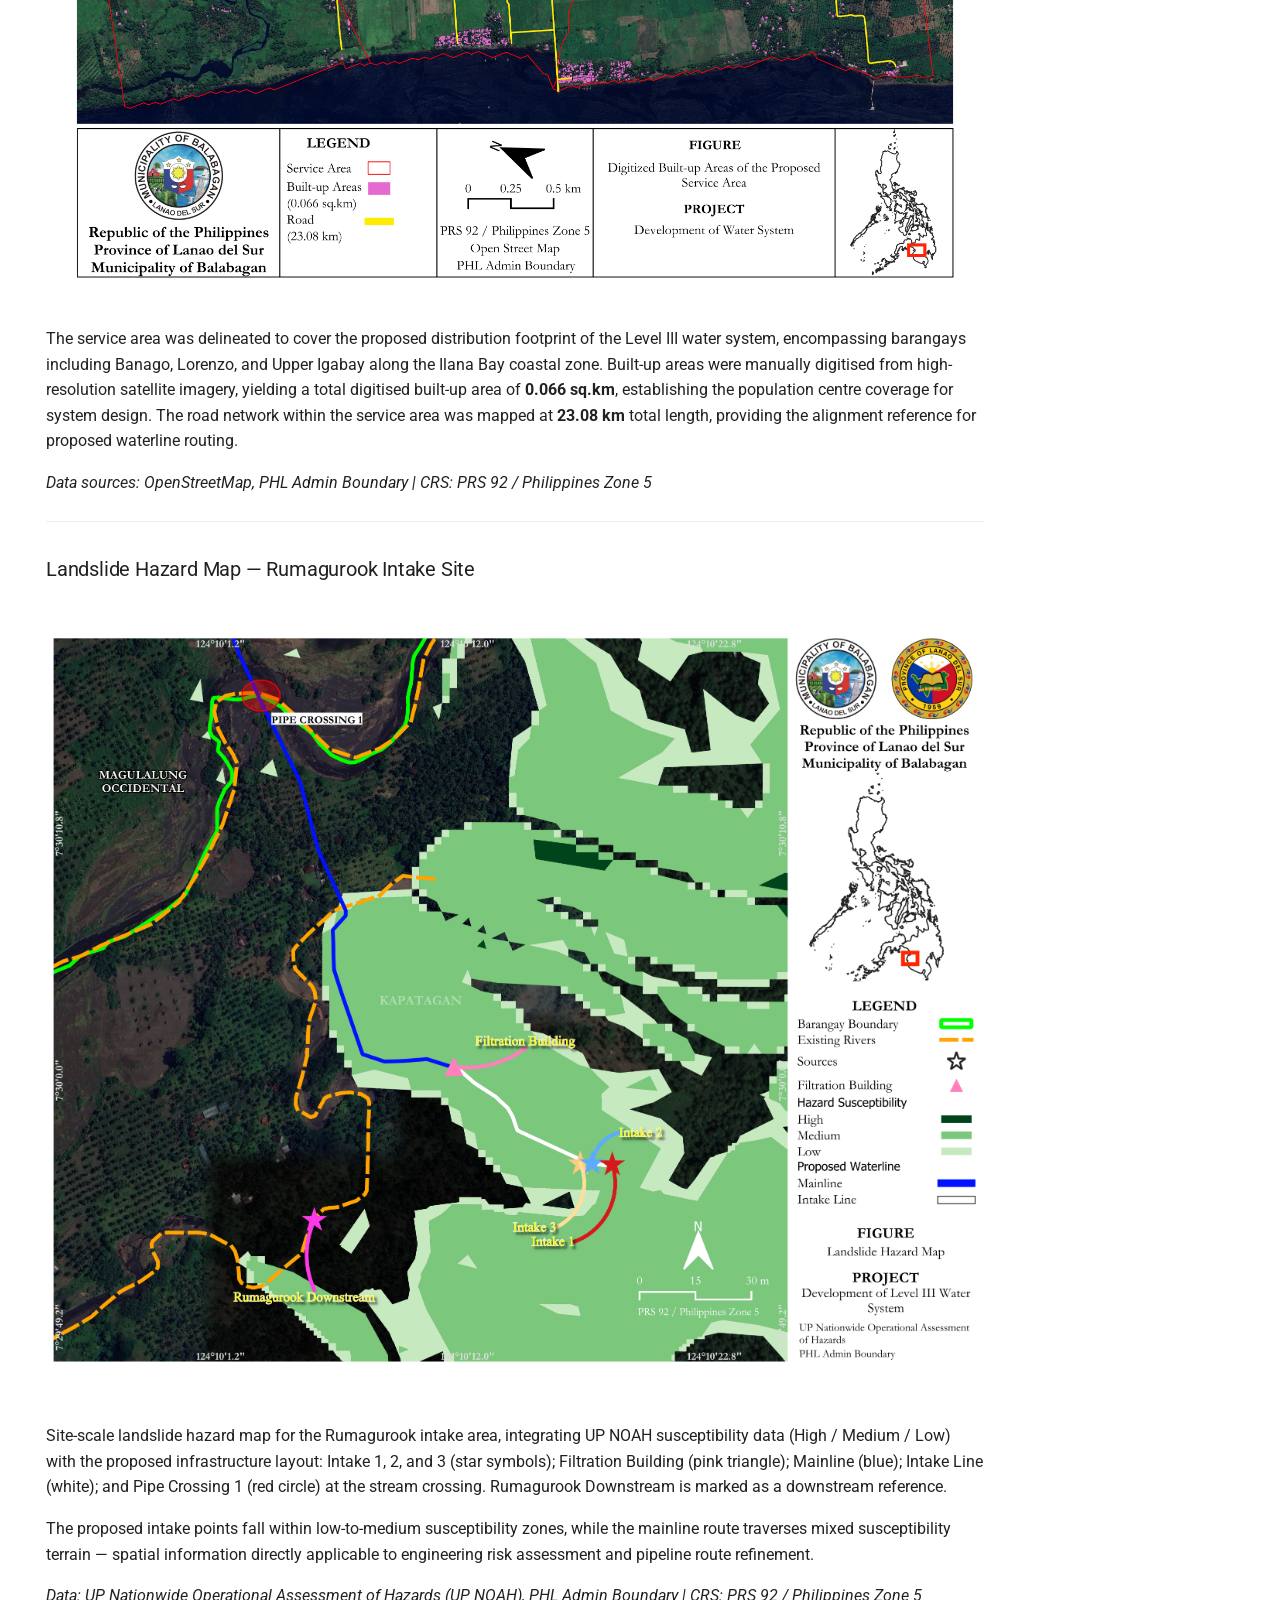
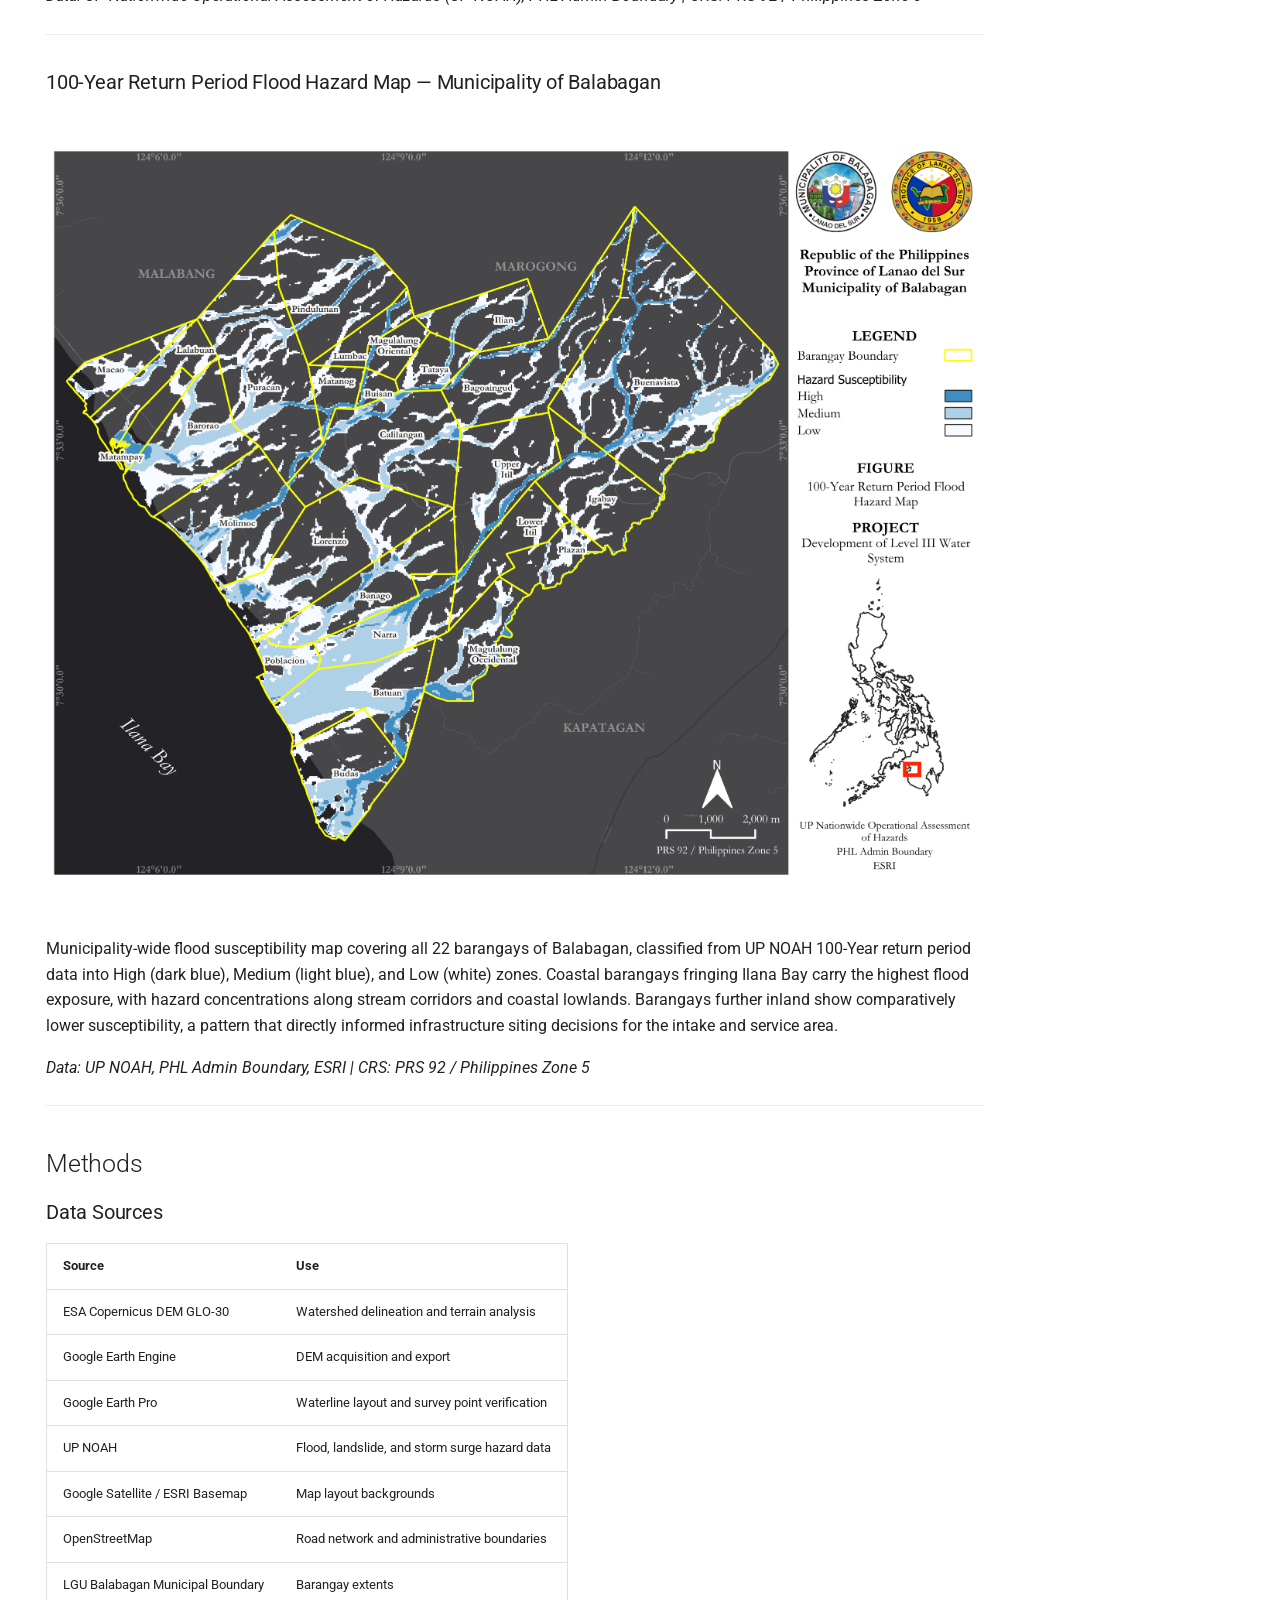
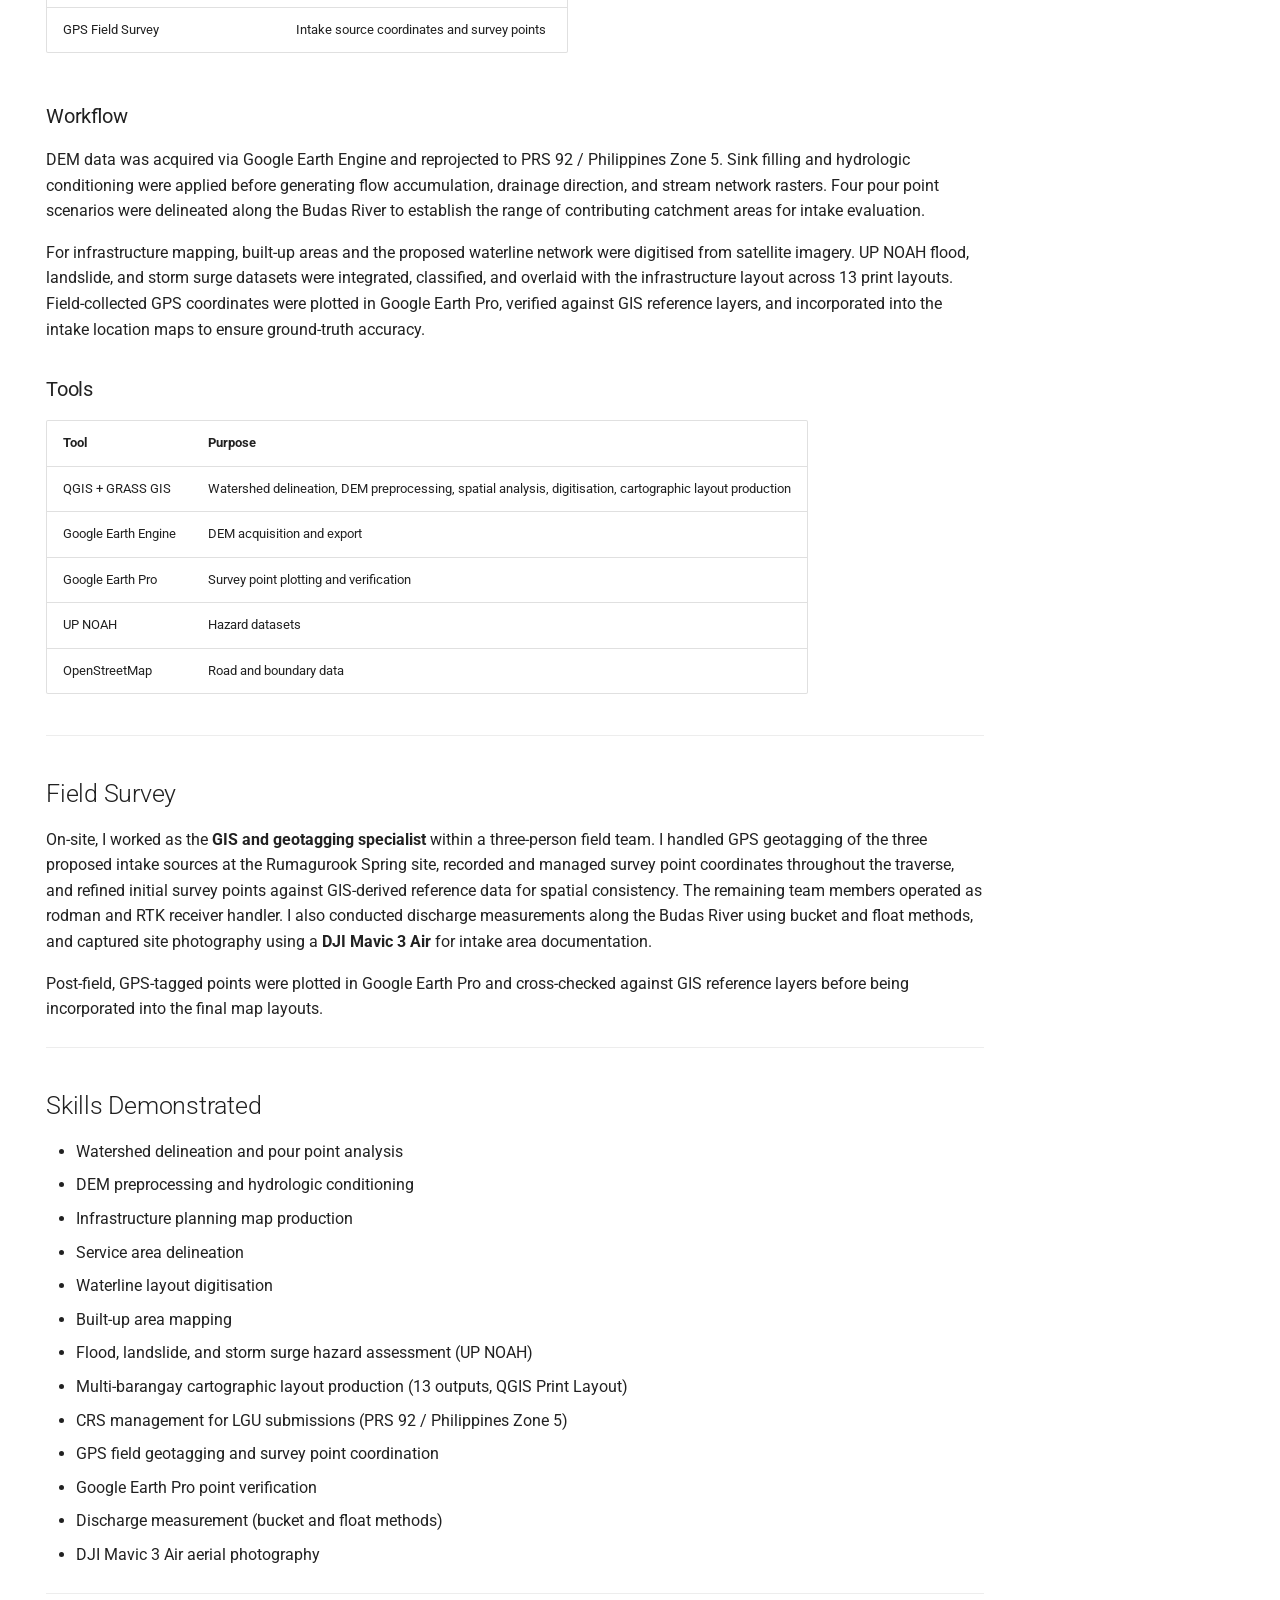
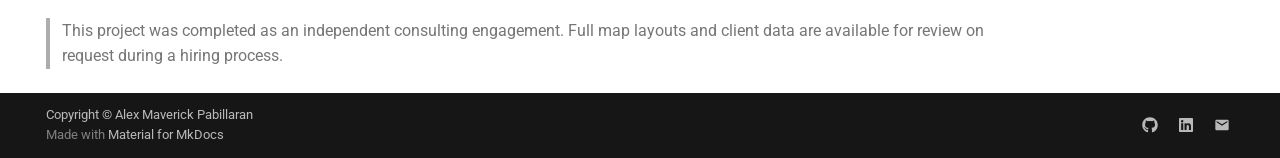
<file: projects/water-system-planning/index.html>
<!doctype html>
<html lang="en" class="no-js">
  <head>
    
      <meta charset="utf-8">
      <meta name="viewport" content="width=device-width,initial-scale=1">
      
        <meta name="description" content="Independent GIS consulting engagement delivering watershed catchment mapping and 13 report-ready map layouts for a Level III water system feasibility study in Balabagan, Lanao del Sur — covering infrastructure planning, hazard assessment, watershed delineation, and field survey geotagging.">
      
      
        <meta name="author" content="Alex Maverick">
      
      
        <link rel="canonical" href="https://alexmaverickp.github.io/projects/water-system-planning/">
      
      
        <link rel="prev" href="../">
      
      
        <link rel="next" href="../water-system-development/">
      
      
        
      
      
      <link rel="icon" href="../../assets/images/favicon.png">
      <meta name="generator" content="mkdocs-1.6.1, mkdocs-material-9.7.6">
    
    
      
        <title>Water System Planning Support Through GIS Mapping, Watershed Analysis, and Hazard Assessment — Balabagan, Lanao del Sur - Alex's Geospatial Portfolio</title>
      
    
    
      <link rel="stylesheet" href="../../assets/stylesheets/main.484c7ddc.min.css">
      
        
        <link rel="stylesheet" href="../../assets/stylesheets/palette.ab4e12ef.min.css">
      
      


    
    
      
    
    
      
        
        
        <link rel="preconnect" href="https://fonts.gstatic.com" crossorigin>
        <link rel="stylesheet" href="https://fonts.googleapis.com/css?family=Roboto:300,300i,400,400i,700,700i%7CRoboto+Mono:400,400i,700,700i&display=fallback">
        <style>:root{--md-text-font:"Roboto";--md-code-font:"Roboto Mono"}</style>
      
    
    
      <link rel="stylesheet" href="../../assets/css/extra.css">
    
    <script>__md_scope=new URL("../..",location),__md_hash=e=>[...e].reduce(((e,_)=>(e<<5)-e+_.charCodeAt(0)),0),__md_get=(e,_=localStorage,t=__md_scope)=>JSON.parse(_.getItem(t.pathname+"."+e)),__md_set=(e,_,t=localStorage,a=__md_scope)=>{try{t.setItem(a.pathname+"."+e,JSON.stringify(_))}catch(e){}}</script>
    
      

    
    
  </head>
  
  
    
    
      
    
    
    
    
    <body dir="ltr" data-md-color-scheme="default" data-md-color-primary="pink" data-md-color-accent="green">
  
    
    <input class="md-toggle" data-md-toggle="drawer" type="checkbox" id="__drawer" autocomplete="off">
    <input class="md-toggle" data-md-toggle="search" type="checkbox" id="__search" autocomplete="off">
    <label class="md-overlay" for="__drawer"></label>
    <div data-md-component="skip">
      
        
        <a href="#water-system-planning-support-through-gis-mapping-watershed-analysis-and-hazard-assessment" class="md-skip">
          Skip to content
        </a>
      
    </div>
    <div data-md-component="announce">
      
    </div>
    
    
      

<header class="md-header" data-md-component="header">
  <nav class="md-header__inner md-grid" aria-label="Header">
    <a href="../.." title="Alex&#39;s Geospatial Portfolio" class="md-header__button md-logo" aria-label="Alex's Geospatial Portfolio" data-md-component="logo">
      
  
  <svg xmlns="http://www.w3.org/2000/svg" viewBox="0 0 24 24"><path d="M17.9 17.39c-.26-.8-1.01-1.39-1.9-1.39h-1v-3a1 1 0 0 0-1-1H8v-2h2a1 1 0 0 0 1-1V7h2a2 2 0 0 0 2-2v-.41a7.984 7.984 0 0 1 2.9 12.8M11 19.93c-3.95-.49-7-3.85-7-7.93 0-.62.08-1.22.21-1.79L9 15v1a2 2 0 0 0 2 2m1-16A10 10 0 0 0 2 12a10 10 0 0 0 10 10 10 10 0 0 0 10-10A10 10 0 0 0 12 2"/></svg>

    </a>
    <label class="md-header__button md-icon" for="__drawer">
      
      <svg xmlns="http://www.w3.org/2000/svg" viewBox="0 0 24 24"><path d="M3 6h18v2H3zm0 5h18v2H3zm0 5h18v2H3z"/></svg>
    </label>
    <div class="md-header__title" data-md-component="header-title">
      <div class="md-header__ellipsis">
        <div class="md-header__topic">
          <span class="md-ellipsis">
            Alex's Geospatial Portfolio
          </span>
        </div>
        <div class="md-header__topic" data-md-component="header-topic">
          <span class="md-ellipsis">
            
              Water System Planning Support Through GIS Mapping, Watershed Analysis, and Hazard Assessment — Balabagan, Lanao del Sur
            
          </span>
        </div>
      </div>
    </div>
    
      
        <form class="md-header__option" data-md-component="palette">
  
    
    
    
    <input class="md-option" data-md-color-media="" data-md-color-scheme="default" data-md-color-primary="pink" data-md-color-accent="green"  aria-label="Switch to dark mode"  type="radio" name="__palette" id="__palette_0">
    
      <label class="md-header__button md-icon" title="Switch to dark mode" for="__palette_1" hidden>
        <svg xmlns="http://www.w3.org/2000/svg" viewBox="0 0 24 24"><path d="M12 8a4 4 0 0 0-4 4 4 4 0 0 0 4 4 4 4 0 0 0 4-4 4 4 0 0 0-4-4m0 10a6 6 0 0 1-6-6 6 6 0 0 1 6-6 6 6 0 0 1 6 6 6 6 0 0 1-6 6m8-9.31V4h-4.69L12 .69 8.69 4H4v4.69L.69 12 4 15.31V20h4.69L12 23.31 15.31 20H20v-4.69L23.31 12z"/></svg>
      </label>
    
  
    
    
    
    <input class="md-option" data-md-color-media="" data-md-color-scheme="slate" data-md-color-primary="indigo" data-md-color-accent="blue"  aria-label="Switch to light mode"  type="radio" name="__palette" id="__palette_1">
    
      <label class="md-header__button md-icon" title="Switch to light mode" for="__palette_0" hidden>
        <svg xmlns="http://www.w3.org/2000/svg" viewBox="0 0 24 24"><path d="M12 18c-.89 0-1.74-.2-2.5-.55C11.56 16.5 13 14.42 13 12s-1.44-4.5-3.5-5.45C10.26 6.2 11.11 6 12 6a6 6 0 0 1 6 6 6 6 0 0 1-6 6m8-9.31V4h-4.69L12 .69 8.69 4H4v4.69L.69 12 4 15.31V20h4.69L12 23.31 15.31 20H20v-4.69L23.31 12z"/></svg>
      </label>
    
  
</form>
      
    
    
      <script>var palette=__md_get("__palette");if(palette&&palette.color){if("(prefers-color-scheme)"===palette.color.media){var media=matchMedia("(prefers-color-scheme: light)"),input=document.querySelector(media.matches?"[data-md-color-media='(prefers-color-scheme: light)']":"[data-md-color-media='(prefers-color-scheme: dark)']");palette.color.media=input.getAttribute("data-md-color-media"),palette.color.scheme=input.getAttribute("data-md-color-scheme"),palette.color.primary=input.getAttribute("data-md-color-primary"),palette.color.accent=input.getAttribute("data-md-color-accent")}for(var[key,value]of Object.entries(palette.color))document.body.setAttribute("data-md-color-"+key,value)}</script>
    
    
    
      
      
        <label class="md-header__button md-icon" for="__search">
          
          <svg xmlns="http://www.w3.org/2000/svg" viewBox="0 0 24 24"><path d="M9.5 3A6.5 6.5 0 0 1 16 9.5c0 1.61-.59 3.09-1.56 4.23l.27.27h.79l5 5-1.5 1.5-5-5v-.79l-.27-.27A6.52 6.52 0 0 1 9.5 16 6.5 6.5 0 0 1 3 9.5 6.5 6.5 0 0 1 9.5 3m0 2C7 5 5 7 5 9.5S7 14 9.5 14 14 12 14 9.5 12 5 9.5 5"/></svg>
        </label>
        <div class="md-search" data-md-component="search" role="dialog">
  <label class="md-search__overlay" for="__search"></label>
  <div class="md-search__inner" role="search">
    <form class="md-search__form" name="search">
      <input type="text" class="md-search__input" name="query" aria-label="Search" placeholder="Search" autocapitalize="off" autocorrect="off" autocomplete="off" spellcheck="false" data-md-component="search-query" required>
      <label class="md-search__icon md-icon" for="__search">
        
        <svg xmlns="http://www.w3.org/2000/svg" viewBox="0 0 24 24"><path d="M9.5 3A6.5 6.5 0 0 1 16 9.5c0 1.61-.59 3.09-1.56 4.23l.27.27h.79l5 5-1.5 1.5-5-5v-.79l-.27-.27A6.52 6.52 0 0 1 9.5 16 6.5 6.5 0 0 1 3 9.5 6.5 6.5 0 0 1 9.5 3m0 2C7 5 5 7 5 9.5S7 14 9.5 14 14 12 14 9.5 12 5 9.5 5"/></svg>
        
        <svg xmlns="http://www.w3.org/2000/svg" viewBox="0 0 24 24"><path d="M20 11v2H8l5.5 5.5-1.42 1.42L4.16 12l7.92-7.92L13.5 5.5 8 11z"/></svg>
      </label>
      <nav class="md-search__options" aria-label="Search">
        
        <button type="reset" class="md-search__icon md-icon" title="Clear" aria-label="Clear" tabindex="-1">
          
          <svg xmlns="http://www.w3.org/2000/svg" viewBox="0 0 24 24"><path d="M19 6.41 17.59 5 12 10.59 6.41 5 5 6.41 10.59 12 5 17.59 6.41 19 12 13.41 17.59 19 19 17.59 13.41 12z"/></svg>
        </button>
      </nav>
      
    </form>
    <div class="md-search__output">
      <div class="md-search__scrollwrap" tabindex="0" data-md-scrollfix>
        <div class="md-search-result" data-md-component="search-result">
          <div class="md-search-result__meta">
            Initializing search
          </div>
          <ol class="md-search-result__list" role="presentation"></ol>
        </div>
      </div>
    </div>
  </div>
</div>
      
    
    
  </nav>
  
</header>
    
    <div class="md-container" data-md-component="container">
      
      
        
          
            
<nav class="md-tabs" aria-label="Tabs" data-md-component="tabs">
  <div class="md-grid">
    <ul class="md-tabs__list">
      
        
  
  
  
  
    <li class="md-tabs__item">
      <a href="../.." class="md-tabs__link">
        
  
  
    
  
  Home

      </a>
    </li>
  

      
        
  
  
  
    
  
  
    
    
      <li class="md-tabs__item md-tabs__item--active">
        <a href="../" class="md-tabs__link">
          
  
  
  Projects

        </a>
      </li>
    
  

      
        
  
  
  
  
    <li class="md-tabs__item">
      <a href="../../experience/" class="md-tabs__link">
        
  
  
    
  
  Experience

      </a>
    </li>
  

      
        
  
  
  
  
    <li class="md-tabs__item">
      <a href="../../contact/" class="md-tabs__link">
        
  
  
    
  
  Contact

      </a>
    </li>
  

      
    </ul>
  </div>
</nav>
          
        
      
      <main class="md-main" data-md-component="main">
        <div class="md-main__inner md-grid">
          
            
              
                
              
              <div class="md-sidebar md-sidebar--primary" data-md-component="sidebar" data-md-type="navigation" hidden>
                <div class="md-sidebar__scrollwrap">
                  <div class="md-sidebar__inner">
                    


  


<nav class="md-nav md-nav--primary md-nav--lifted" aria-label="Navigation" data-md-level="0">
  <label class="md-nav__title" for="__drawer">
    <a href="../.." title="Alex&#39;s Geospatial Portfolio" class="md-nav__button md-logo" aria-label="Alex's Geospatial Portfolio" data-md-component="logo">
      
  
  <svg xmlns="http://www.w3.org/2000/svg" viewBox="0 0 24 24"><path d="M17.9 17.39c-.26-.8-1.01-1.39-1.9-1.39h-1v-3a1 1 0 0 0-1-1H8v-2h2a1 1 0 0 0 1-1V7h2a2 2 0 0 0 2-2v-.41a7.984 7.984 0 0 1 2.9 12.8M11 19.93c-3.95-.49-7-3.85-7-7.93 0-.62.08-1.22.21-1.79L9 15v1a2 2 0 0 0 2 2m1-16A10 10 0 0 0 2 12a10 10 0 0 0 10 10 10 10 0 0 0 10-10A10 10 0 0 0 12 2"/></svg>

    </a>
    Alex's Geospatial Portfolio
  </label>
  
  <ul class="md-nav__list" data-md-scrollfix>
    
      
      
  
  
  
  
    <li class="md-nav__item">
      <a href="../.." class="md-nav__link">
        
  
  
  <span class="md-ellipsis">
    
  
    Home
  

    
  </span>
  
  

      </a>
    </li>
  

    
      
      
  
  
    
  
  
  
    
    
    
    
      
        
        
      
      
    
    
    <li class="md-nav__item md-nav__item--active md-nav__item--section md-nav__item--nested">
      
        
        
        <input class="md-nav__toggle md-toggle " type="checkbox" id="__nav_2" checked>
        
          
          <label class="md-nav__link" for="__nav_2" id="__nav_2_label" tabindex="">
            
  
  
  <span class="md-ellipsis">
    
  
    Projects
  

    
  </span>
  
  

            <span class="md-nav__icon md-icon"></span>
          </label>
        
        <nav class="md-nav" data-md-level="1" aria-labelledby="__nav_2_label" aria-expanded="true">
          <label class="md-nav__title" for="__nav_2">
            <span class="md-nav__icon md-icon"></span>
            
  
    Projects
  

          </label>
          <ul class="md-nav__list" data-md-scrollfix>
            
              
                
  
  
  
  
    <li class="md-nav__item">
      <a href="../" class="md-nav__link">
        
  
  
  <span class="md-ellipsis">
    
  
    All Projects
  

    
  </span>
  
  

      </a>
    </li>
  

              
            
              
                
  
  
    
  
  
  
    <li class="md-nav__item md-nav__item--active">
      
      <input class="md-nav__toggle md-toggle" type="checkbox" id="__toc">
      
      
        
      
      
        <label class="md-nav__link md-nav__link--active" for="__toc">
          
  
  
  <span class="md-ellipsis">
    
  
    Water System Planning Support Through GIS Mapping, Watershed Analysis, and Hazard Assessment
  

    
  </span>
  
  

          <span class="md-nav__icon md-icon"></span>
        </label>
      
      <a href="./" class="md-nav__link md-nav__link--active">
        
  
  
  <span class="md-ellipsis">
    
  
    Water System Planning Support Through GIS Mapping, Watershed Analysis, and Hazard Assessment
  

    
  </span>
  
  

      </a>
      
        

<nav class="md-nav md-nav--secondary" aria-label="Table of contents">
  
  
  
    
  
  
    <label class="md-nav__title" for="__toc">
      <span class="md-nav__icon md-icon"></span>
      Table of contents
    </label>
    <ul class="md-nav__list" data-md-component="toc" data-md-scrollfix>
      
        <li class="md-nav__item">
  <a href="#overview" class="md-nav__link">
    <span class="md-ellipsis">
      
        Overview
      
    </span>
  </a>
  
</li>
      
        <li class="md-nav__item">
  <a href="#selected-map-outputs" class="md-nav__link">
    <span class="md-ellipsis">
      
        Selected Map Outputs
      
    </span>
  </a>
  
    <nav class="md-nav" aria-label="Selected Map Outputs">
      <ul class="md-nav__list">
        
          <li class="md-nav__item">
  <a href="#watershed-catchment-analysis" class="md-nav__link">
    <span class="md-ellipsis">
      
        Watershed Catchment Analysis
      
    </span>
  </a>
  
</li>
        
          <li class="md-nav__item">
  <a href="#service-area-map-digitized-built-up-areas" class="md-nav__link">
    <span class="md-ellipsis">
      
        Service Area Map — Digitized Built-up Areas
      
    </span>
  </a>
  
</li>
        
          <li class="md-nav__item">
  <a href="#landslide-hazard-map-rumagurook-intake-site" class="md-nav__link">
    <span class="md-ellipsis">
      
        Landslide Hazard Map — Rumagurook Intake Site
      
    </span>
  </a>
  
</li>
        
          <li class="md-nav__item">
  <a href="#100-year-return-period-flood-hazard-map-municipality-of-balabagan" class="md-nav__link">
    <span class="md-ellipsis">
      
        100-Year Return Period Flood Hazard Map — Municipality of Balabagan
      
    </span>
  </a>
  
</li>
        
      </ul>
    </nav>
  
</li>
      
        <li class="md-nav__item">
  <a href="#methods" class="md-nav__link">
    <span class="md-ellipsis">
      
        Methods
      
    </span>
  </a>
  
    <nav class="md-nav" aria-label="Methods">
      <ul class="md-nav__list">
        
          <li class="md-nav__item">
  <a href="#data-sources" class="md-nav__link">
    <span class="md-ellipsis">
      
        Data Sources
      
    </span>
  </a>
  
</li>
        
          <li class="md-nav__item">
  <a href="#workflow" class="md-nav__link">
    <span class="md-ellipsis">
      
        Workflow
      
    </span>
  </a>
  
</li>
        
          <li class="md-nav__item">
  <a href="#tools" class="md-nav__link">
    <span class="md-ellipsis">
      
        Tools
      
    </span>
  </a>
  
</li>
        
      </ul>
    </nav>
  
</li>
      
        <li class="md-nav__item">
  <a href="#field-survey" class="md-nav__link">
    <span class="md-ellipsis">
      
        Field Survey
      
    </span>
  </a>
  
</li>
      
        <li class="md-nav__item">
  <a href="#skills-demonstrated" class="md-nav__link">
    <span class="md-ellipsis">
      
        Skills Demonstrated
      
    </span>
  </a>
  
</li>
      
    </ul>
  
</nav>
      
    </li>
  

              
            
              
                
  
  
  
  
    <li class="md-nav__item">
      <a href="../water-system-development/" class="md-nav__link">
        
  
  
  <span class="md-ellipsis">
    
  
    Watershed Catchment Area Mapping for Microhydro Powerplant Development
  

    
  </span>
  
  

      </a>
    </li>
  

              
            
              
                
  
  
  
  
    <li class="md-nav__item">
      <a href="../pulangui/" class="md-nav__link">
        
  
  
  <span class="md-ellipsis">
    
  
    Nature-based Solution: Proposed Riparian Buffer Restoration and Protection Strategy for Pulangui River Basin, Bukidnon
  

    
  </span>
  
  

      </a>
    </li>
  

              
            
              
                
  
  
  
  
    <li class="md-nav__item">
      <a href="../aws-suitability/" class="md-nav__link">
        
  
  
  <span class="md-ellipsis">
    
  
    Automatic Weather Station Suitability Map
  

    
  </span>
  
  

      </a>
    </li>
  

              
            
              
                
  
  
  
  
    <li class="md-nav__item">
      <a href="../ndvi-tool/" class="md-nav__link">
        
  
  
  <span class="md-ellipsis">
    
  
    Remote Sensing NDVI Tool
  

    
  </span>
  
  

      </a>
    </li>
  

              
            
              
                
  
  
  
  
    <li class="md-nav__item">
      <a href="../unsupervised-classification/" class="md-nav__link">
        
  
  
  <span class="md-ellipsis">
    
  
    Unsupervised Land Cover Classification
  

    
  </span>
  
  

      </a>
    </li>
  

              
            
          </ul>
        </nav>
      
    </li>
  

    
      
      
  
  
  
  
    <li class="md-nav__item">
      <a href="../../experience/" class="md-nav__link">
        
  
  
  <span class="md-ellipsis">
    
  
    Experience
  

    
  </span>
  
  

      </a>
    </li>
  

    
      
      
  
  
  
  
    <li class="md-nav__item">
      <a href="../../contact/" class="md-nav__link">
        
  
  
  <span class="md-ellipsis">
    
  
    Contact
  

    
  </span>
  
  

      </a>
    </li>
  

    
  </ul>
</nav>
                  </div>
                </div>
              </div>
            
            
              
                
              
              <div class="md-sidebar md-sidebar--secondary" data-md-component="sidebar" data-md-type="toc" >
                <div class="md-sidebar__scrollwrap">
                  <div class="md-sidebar__inner">
                    

<nav class="md-nav md-nav--secondary" aria-label="Table of contents">
  
  
  
    
  
  
    <label class="md-nav__title" for="__toc">
      <span class="md-nav__icon md-icon"></span>
      Table of contents
    </label>
    <ul class="md-nav__list" data-md-component="toc" data-md-scrollfix>
      
        <li class="md-nav__item">
  <a href="#overview" class="md-nav__link">
    <span class="md-ellipsis">
      
        Overview
      
    </span>
  </a>
  
</li>
      
        <li class="md-nav__item">
  <a href="#selected-map-outputs" class="md-nav__link">
    <span class="md-ellipsis">
      
        Selected Map Outputs
      
    </span>
  </a>
  
    <nav class="md-nav" aria-label="Selected Map Outputs">
      <ul class="md-nav__list">
        
          <li class="md-nav__item">
  <a href="#watershed-catchment-analysis" class="md-nav__link">
    <span class="md-ellipsis">
      
        Watershed Catchment Analysis
      
    </span>
  </a>
  
</li>
        
          <li class="md-nav__item">
  <a href="#service-area-map-digitized-built-up-areas" class="md-nav__link">
    <span class="md-ellipsis">
      
        Service Area Map — Digitized Built-up Areas
      
    </span>
  </a>
  
</li>
        
          <li class="md-nav__item">
  <a href="#landslide-hazard-map-rumagurook-intake-site" class="md-nav__link">
    <span class="md-ellipsis">
      
        Landslide Hazard Map — Rumagurook Intake Site
      
    </span>
  </a>
  
</li>
        
          <li class="md-nav__item">
  <a href="#100-year-return-period-flood-hazard-map-municipality-of-balabagan" class="md-nav__link">
    <span class="md-ellipsis">
      
        100-Year Return Period Flood Hazard Map — Municipality of Balabagan
      
    </span>
  </a>
  
</li>
        
      </ul>
    </nav>
  
</li>
      
        <li class="md-nav__item">
  <a href="#methods" class="md-nav__link">
    <span class="md-ellipsis">
      
        Methods
      
    </span>
  </a>
  
    <nav class="md-nav" aria-label="Methods">
      <ul class="md-nav__list">
        
          <li class="md-nav__item">
  <a href="#data-sources" class="md-nav__link">
    <span class="md-ellipsis">
      
        Data Sources
      
    </span>
  </a>
  
</li>
        
          <li class="md-nav__item">
  <a href="#workflow" class="md-nav__link">
    <span class="md-ellipsis">
      
        Workflow
      
    </span>
  </a>
  
</li>
        
          <li class="md-nav__item">
  <a href="#tools" class="md-nav__link">
    <span class="md-ellipsis">
      
        Tools
      
    </span>
  </a>
  
</li>
        
      </ul>
    </nav>
  
</li>
      
        <li class="md-nav__item">
  <a href="#field-survey" class="md-nav__link">
    <span class="md-ellipsis">
      
        Field Survey
      
    </span>
  </a>
  
</li>
      
        <li class="md-nav__item">
  <a href="#skills-demonstrated" class="md-nav__link">
    <span class="md-ellipsis">
      
        Skills Demonstrated
      
    </span>
  </a>
  
</li>
      
    </ul>
  
</nav>
                  </div>
                </div>
              </div>
            
          
          
            <div class="md-content" data-md-component="content">
              
              <article class="md-content__inner md-typeset">
                
                  
  




<h1 id="water-system-planning-support-through-gis-mapping-watershed-analysis-and-hazard-assessment">Water System Planning Support Through GIS Mapping, Watershed Analysis, and Hazard Assessment</h1>
<p><strong>Role:</strong> GIS Analyst, Cartographer, and Field Survey Support<br />
<strong>Study Area:</strong> Municipality of Balabagan, Province of Lanao del Sur, Philippines<br />
<strong>Type:</strong> Independent GIS Consulting — Feasibility Study Phase  </p>
<hr />
<h2 id="overview">Overview</h2>
<p>This project provided GIS mapping, watershed analysis, and spatial decision support for a Level III water system feasibility assessment in Balabagan, Lanao del Sur, a coastal municipality in the Bangsamoro Autonomous Region in Muslim Mindanao (BARMM). The engagement combined desktop GIS analysis with direct field survey participation, producing <strong>14 report-ready map layouts</strong> and a watershed catchment analysis alongside a verified spatial dataset of intake sources and survey points.</p>
<p>Desktop work covered watershed delineation of the Budas River intake area, service area delineation, infrastructure layout mapping, and natural hazard assessment across flood, landslide, and storm surge exposure. In the field, I served as the GIS and geotagging specialist within a three-person team, responsible for GPS geotagging of proposed intake sources, survey point recording, and survey coordinate management, while the other members handled rodman duties and the RTK receiver. Field-collected coordinates were subsequently verified against GIS-derived reference points in Google Earth Pro and integrated directly into the map outputs.</p>
<p>All deliverables were produced in <strong>PRS 92 / Philippines Zone 5 (EPSG:3125)</strong>, the required coordinate reference system for local government and national agency submissions in the Philippines.</p>
<hr />
<h2 id="selected-map-outputs">Selected Map Outputs</h2>
<h3 id="watershed-catchment-analysis">Watershed Catchment Analysis</h3>
<p><img alt="Watershed Catchment Area of Water Source — Budas River, Balabagan, Lanao del Sur" src="../../assets/images/Watershed2.png" /></p>
<p>Prior to infrastructure mapping, watershed catchment delineation was performed along the Budas River to identify and evaluate viable intake source locations. Four pour point scenarios were analyzed to assess the range of contributing drainage areas available for system supply.</p>
<table>
<thead>
<tr>
<th>Pour Point</th>
<th>Coordinates</th>
<th>Catchment Area</th>
</tr>
</thead>
<tbody>
<tr>
<td>Original (Red)</td>
<td>7°29'56.1"N 124°10'17.2"E</td>
<td>0.056 sq.km</td>
</tr>
<tr>
<td>Blue</td>
<td>7°29'52.1"N 124°09'58.0"E</td>
<td>0.86 sq.km</td>
</tr>
<tr>
<td>Green</td>
<td>7°29'48.1"N 124°09'37.3"E</td>
<td>1.92 sq.km</td>
</tr>
<tr>
<td>Pink/Magenta</td>
<td>7°29'48.3"N 124°09'34.4"E</td>
<td>40.54 sq.km</td>
</tr>
</tbody>
</table>
<p>The Budas River stream network and topographic contours were overlaid to support site assessment and intake source evaluation. Catchment outputs directly informed the intake siting decisions reflected in the infrastructure layout maps.</p>
<p><em>Data: ESA Copernicus DEM GLO-30 | CRS: PRS 92 / Philippines Zone 5 (EPSG:3125)</em></p>
<hr />
<h3 id="service-area-map-digitized-built-up-areas">Service Area Map — Digitized Built-up Areas</h3>
<p><img alt="Service Area Map — Digitized Built-up Areas of the Proposed Service Area, Balabagan, Lanao del Sur" src="../../assets/images/ServiceArea.png" /></p>
<p>The service area was delineated to cover the proposed distribution footprint of the Level III water system, encompassing barangays including Banago, Lorenzo, and Upper Igabay along the Ilana Bay coastal zone. Built-up areas were manually digitised from high-resolution satellite imagery, yielding a total digitised built-up area of <strong>0.066 sq.km</strong>, establishing the population centre coverage for system design. The road network within the service area was mapped at <strong>23.08 km</strong> total length, providing the alignment reference for proposed waterline routing.</p>
<p><em>Data sources: OpenStreetMap, PHL Admin Boundary | CRS: PRS 92 / Philippines Zone 5</em></p>
<hr />
<h3 id="landslide-hazard-map-rumagurook-intake-site">Landslide Hazard Map — Rumagurook Intake Site</h3>
<p><img alt="Landslide Hazard Map — Rumagurook Intake Site with Proposed Infrastructure Layout" src="../../assets/images/%5BRumagurook%5DLandslide.png" /></p>
<p>Site-scale landslide hazard map for the Rumagurook intake area, integrating UP NOAH susceptibility data (High / Medium / Low) with the proposed infrastructure layout: Intake 1, 2, and 3 (star symbols); Filtration Building (pink triangle); Mainline (blue); Intake Line (white); and Pipe Crossing 1 (red circle) at the stream crossing. Rumagurook Downstream is marked as a downstream reference.</p>
<p>The proposed intake points fall within low-to-medium susceptibility zones, while the mainline route traverses mixed susceptibility terrain — spatial information directly applicable to engineering risk assessment and pipeline route refinement.</p>
<p><em>Data: UP Nationwide Operational Assessment of Hazards (UP NOAH), PHL Admin Boundary | CRS: PRS 92 / Philippines Zone 5</em></p>
<hr />
<h3 id="100-year-return-period-flood-hazard-map-municipality-of-balabagan">100-Year Return Period Flood Hazard Map — Municipality of Balabagan</h3>
<p><img alt="100-Year Return Period Flood Hazard Map — All Barangays, Balabagan, Lanao del Sur" src="../../assets/images/FloodMap.png" /></p>
<p>Municipality-wide flood susceptibility map covering all 22 barangays of Balabagan, classified from UP NOAH 100-Year return period data into High (dark blue), Medium (light blue), and Low (white) zones. Coastal barangays fringing Ilana Bay carry the highest flood exposure, with hazard concentrations along stream corridors and coastal lowlands. Barangays further inland show comparatively lower susceptibility, a pattern that directly informed infrastructure siting decisions for the intake and service area.</p>
<p><em>Data: UP NOAH, PHL Admin Boundary, ESRI | CRS: PRS 92 / Philippines Zone 5</em></p>
<hr />
<h2 id="methods">Methods</h2>
<h3 id="data-sources">Data Sources</h3>
<table>
<thead>
<tr>
<th>Source</th>
<th>Use</th>
</tr>
</thead>
<tbody>
<tr>
<td>ESA Copernicus DEM GLO-30</td>
<td>Watershed delineation and terrain analysis</td>
</tr>
<tr>
<td>Google Earth Engine</td>
<td>DEM acquisition and export</td>
</tr>
<tr>
<td>Google Earth Pro</td>
<td>Waterline layout and survey point verification</td>
</tr>
<tr>
<td>UP NOAH</td>
<td>Flood, landslide, and storm surge hazard data</td>
</tr>
<tr>
<td>Google Satellite / ESRI Basemap</td>
<td>Map layout backgrounds</td>
</tr>
<tr>
<td>OpenStreetMap</td>
<td>Road network and administrative boundaries</td>
</tr>
<tr>
<td>LGU Balabagan Municipal Boundary</td>
<td>Barangay extents</td>
</tr>
<tr>
<td>GPS Field Survey</td>
<td>Intake source coordinates and survey points</td>
</tr>
</tbody>
</table>
<h3 id="workflow">Workflow</h3>
<p>DEM data was acquired via Google Earth Engine and reprojected to PRS 92 / Philippines Zone 5. Sink filling and hydrologic conditioning were applied before generating flow accumulation, drainage direction, and stream network rasters. Four pour point scenarios were delineated along the Budas River to establish the range of contributing catchment areas for intake evaluation.</p>
<p>For infrastructure mapping, built-up areas and the proposed waterline network were digitised from satellite imagery. UP NOAH flood, landslide, and storm surge datasets were integrated, classified, and overlaid with the infrastructure layout across 13 print layouts. Field-collected GPS coordinates were plotted in Google Earth Pro, verified against GIS reference layers, and incorporated into the intake location maps to ensure ground-truth accuracy.</p>
<h3 id="tools">Tools</h3>
<table>
<thead>
<tr>
<th>Tool</th>
<th>Purpose</th>
</tr>
</thead>
<tbody>
<tr>
<td>QGIS + GRASS GIS</td>
<td>Watershed delineation, DEM preprocessing, spatial analysis, digitisation, cartographic layout production</td>
</tr>
<tr>
<td>Google Earth Engine</td>
<td>DEM acquisition and export</td>
</tr>
<tr>
<td>Google Earth Pro</td>
<td>Survey point plotting and verification</td>
</tr>
<tr>
<td>UP NOAH</td>
<td>Hazard datasets</td>
</tr>
<tr>
<td>OpenStreetMap</td>
<td>Road and boundary data</td>
</tr>
</tbody>
</table>
<hr />
<h2 id="field-survey">Field Survey</h2>
<p>On-site, I worked as the <strong>GIS and geotagging specialist</strong> within a three-person field team. I handled GPS geotagging of the three proposed intake sources at the Rumagurook Spring site, recorded and managed survey point coordinates throughout the traverse, and refined initial survey points against GIS-derived reference data for spatial consistency. The remaining team members operated as rodman and RTK receiver handler. I also conducted discharge measurements along the Budas River using bucket and float methods, and captured site photography using a <strong>DJI Mavic 3 Air</strong> for intake area documentation.</p>
<p>Post-field, GPS-tagged points were plotted in Google Earth Pro and cross-checked against GIS reference layers before being incorporated into the final map layouts.</p>
<hr />
<h2 id="skills-demonstrated">Skills Demonstrated</h2>
<ul>
<li>Watershed delineation and pour point analysis</li>
<li>DEM preprocessing and hydrologic conditioning</li>
<li>Infrastructure planning map production</li>
<li>Service area delineation</li>
<li>Waterline layout digitisation</li>
<li>Built-up area mapping</li>
<li>Flood, landslide, and storm surge hazard assessment (UP NOAH)</li>
<li>Multi-barangay cartographic layout production (13 outputs, QGIS Print Layout)</li>
<li>CRS management for LGU submissions (PRS 92 / Philippines Zone 5)</li>
<li>GPS field geotagging and survey point coordination</li>
<li>Google Earth Pro point verification</li>
<li>Discharge measurement (bucket and float methods)</li>
<li>DJI Mavic 3 Air aerial photography</li>
</ul>
<hr />
<blockquote>
<p>This project was completed as an independent consulting engagement. Full map layouts and client data are available for review on request during a hiring process.</p>
</blockquote>







  
  




  



                
              </article>
            </div>
          
          
<script>var target=document.getElementById(location.hash.slice(1));target&&target.name&&(target.checked=target.name.startsWith("__tabbed_"))</script>
        </div>
        
          <button type="button" class="md-top md-icon" data-md-component="top" hidden>
  
  <svg xmlns="http://www.w3.org/2000/svg" viewBox="0 0 24 24"><path d="M13 20h-2V8l-5.5 5.5-1.42-1.42L12 4.16l7.92 7.92-1.42 1.42L13 8z"/></svg>
  Back to top
</button>
        
      </main>
      
        <footer class="md-footer">
  
  <div class="md-footer-meta md-typeset">
    <div class="md-footer-meta__inner md-grid">
      <div class="md-copyright">
  
    <div class="md-copyright__highlight">
      Copyright &copy; Alex Maverick Pabillaran
    </div>
  
  
    Made with
    <a href="https://squidfunk.github.io/mkdocs-material/" target="_blank" rel="noopener">
      Material for MkDocs
    </a>
  
</div>
      
        
<div class="md-social">
  
    
    
    
    
      
      
    
    <a href="https://github.com/alexmaverickp" target="_blank" rel="noopener" title="github.com" class="md-social__link">
      <svg xmlns="http://www.w3.org/2000/svg" viewBox="0 0 512 512"><!--! Font Awesome Free 7.1.0 by @fontawesome - https://fontawesome.com License - https://fontawesome.com/license/free (Icons: CC BY 4.0, Fonts: SIL OFL 1.1, Code: MIT License) Copyright 2025 Fonticons, Inc.--><path d="M173.9 397.4c0 2-2.3 3.6-5.2 3.6-3.3.3-5.6-1.3-5.6-3.6 0-2 2.3-3.6 5.2-3.6 3-.3 5.6 1.3 5.6 3.6m-31.1-4.5c-.7 2 1.3 4.3 4.3 4.9 2.6 1 5.6 0 6.2-2s-1.3-4.3-4.3-5.2c-2.6-.7-5.5.3-6.2 2.3m44.2-1.7c-2.9.7-4.9 2.6-4.6 4.9.3 2 2.9 3.3 5.9 2.6 2.9-.7 4.9-2.6 4.6-4.6-.3-1.9-3-3.2-5.9-2.9M252.8 8C114.1 8 8 113.3 8 252c0 110.9 69.8 205.8 169.5 239.2 12.8 2.3 17.3-5.6 17.3-12.1 0-6.2-.3-40.4-.3-61.4 0 0-70 15-84.7-29.8 0 0-11.4-29.1-27.8-36.6 0 0-22.9-15.7 1.6-15.4 0 0 24.9 2 38.6 25.8 21.9 38.6 58.6 27.5 72.9 20.9 2.3-16 8.8-27.1 16-33.7-55.9-6.2-112.3-14.3-112.3-110.5 0-27.5 7.6-41.3 23.6-58.9-2.6-6.5-11.1-33.3 2.6-67.9 20.9-6.5 69 27 69 27 20-5.6 41.5-8.5 62.8-8.5s42.8 2.9 62.8 8.5c0 0 48.1-33.6 69-27 13.7 34.7 5.2 61.4 2.6 67.9 16 17.7 25.8 31.5 25.8 58.9 0 96.5-58.9 104.2-114.8 110.5 9.2 7.9 17 22.9 17 46.4 0 33.7-.3 75.4-.3 83.6 0 6.5 4.6 14.4 17.3 12.1C436.2 457.8 504 362.9 504 252 504 113.3 391.5 8 252.8 8M105.2 352.9c-1.3 1-1 3.3.7 5.2 1.6 1.6 3.9 2.3 5.2 1 1.3-1 1-3.3-.7-5.2-1.6-1.6-3.9-2.3-5.2-1m-10.8-8.1c-.7 1.3.3 2.9 2.3 3.9 1.6 1 3.6.7 4.3-.7.7-1.3-.3-2.9-2.3-3.9-2-.6-3.6-.3-4.3.7m32.4 35.6c-1.6 1.3-1 4.3 1.3 6.2 2.3 2.3 5.2 2.6 6.5 1 1.3-1.3.7-4.3-1.3-6.2-2.2-2.3-5.2-2.6-6.5-1m-11.4-14.7c-1.6 1-1.6 3.6 0 5.9s4.3 3.3 5.6 2.3c1.6-1.3 1.6-3.9 0-6.2-1.4-2.3-4-3.3-5.6-2"/></svg>
    </a>
  
    
    
    
    
      
      
    
    <a href="https://linkedin.com/in/alex-m-p/" target="_blank" rel="noopener" title="linkedin.com" class="md-social__link">
      <svg xmlns="http://www.w3.org/2000/svg" viewBox="0 0 448 512"><!--! Font Awesome Free 7.1.0 by @fontawesome - https://fontawesome.com License - https://fontawesome.com/license/free (Icons: CC BY 4.0, Fonts: SIL OFL 1.1, Code: MIT License) Copyright 2025 Fonticons, Inc.--><path d="M416 32H31.9C14.3 32 0 46.5 0 64.3v383.4C0 465.5 14.3 480 31.9 480H416c17.6 0 32-14.5 32-32.3V64.3c0-17.8-14.4-32.3-32-32.3M135.4 416H69V202.2h66.5V416zM102.2 96a38.5 38.5 0 1 1 0 77 38.5 38.5 0 1 1 0-77m282.1 320h-66.4V312c0-24.8-.5-56.7-34.5-56.7-34.6 0-39.9 27-39.9 54.9V416h-66.4V202.2h63.7v29.2h.9c8.9-16.8 30.6-34.5 62.9-34.5 67.2 0 79.7 44.3 79.7 101.9z"/></svg>
    </a>
  
    
    
    
    
    <a href="mailto:alexmaverickpabillaran@gmail.com" target="_blank" rel="noopener" title="" class="md-social__link">
      <svg xmlns="http://www.w3.org/2000/svg" viewBox="0 0 24 24"><path d="m20 8-8 5-8-5V6l8 5 8-5m0-2H4c-1.11 0-2 .89-2 2v12a2 2 0 0 0 2 2h16a2 2 0 0 0 2-2V6a2 2 0 0 0-2-2"/></svg>
    </a>
  
</div>
      
    </div>
  </div>
</footer>
      
    </div>
    <div class="md-dialog" data-md-component="dialog">
      <div class="md-dialog__inner md-typeset"></div>
    </div>
    
    
    
      
      
      <script id="__config" type="application/json">{"annotate": null, "base": "../..", "features": ["navigation.tabs", "navigation.top", "content.code.copy"], "search": "../../assets/javascripts/workers/search.2c215733.min.js", "tags": null, "translations": {"clipboard.copied": "Copied to clipboard", "clipboard.copy": "Copy to clipboard", "search.result.more.one": "1 more on this page", "search.result.more.other": "# more on this page", "search.result.none": "No matching documents", "search.result.one": "1 matching document", "search.result.other": "# matching documents", "search.result.placeholder": "Type to start searching", "search.result.term.missing": "Missing", "select.version": "Select version"}, "version": null}</script>
    
    
      <script src="../../assets/javascripts/bundle.79ae519e.min.js"></script>
      
    
  </body>
</html>
</file>
<file: assets/css/extra.css>
/* Profile photo on the Home page */
.profile-photo {
  border-radius: 30%;
  width: 160px;
  height: 160px;
  object-fit: cover;
  display: block;
  margin: 0 auto 0 auto;
}

/* Hero section on the Home page */
.hero {
  text-align: center;
  padding: 1rem 1rem 1.25rem 1rem;
  background:
    linear-gradient(135deg, 
      rgba(232,244,248,0.82) 0%,
      rgba(240,247,255,0.82) 50%, 
      rgba(232,240,254,0.82) 100%),
    url('../images/maverick.jpg') center / cover no-repeat;
  border-radius: 8px;
}

.hero h1 {
  margin-top: 0.25rem;
  margin-bottom: 0.25rem;
}

.hero p {
  margin-top: 0;
  margin-bottom: 0.25rem;
}

.hero + hr {
  margin-top: 0.5rem;
}

/* About Me section on the Home page */
.about-section {
  display: flex;
  gap: 2rem;
  align-items: center;
}

.about-text {
  flex: 1;
}

.about-image {
  flex: 0 0 auto;
}

.about-image img {
  width: 400px;
  border-radius: 8px;
  display: block;
}

@media (max-width: 600px) {
  .about-section {
    flex-direction: column;
  }
  .about-image img {
    width: 100%;
  }
}

/* Timeline on the Experience page */
.timeline {
  padding-left: 1.75rem;
  border-left: 3px solid var(--md-primary-fg-color--light);
}

.timeline-entry {
  position: relative;
  margin-bottom: 1.75rem;
}

.timeline-entry::before {
  content: '';
  position: absolute;
  left: -2.2rem;
  top: 0.45rem;
  width: 0.9rem;
  height: 0.9rem;
  border-radius: 50%;
  background-color: var(--md-primary-fg-color);
  border: 2px solid var(--md-default-bg-color);
}

.timeline-entry h3 {
  margin-top: 0;
}

/* Skills grid cards on the Home page */
.md-typeset .grid.cards > ul > li {
  background-color: #f0f7ff;
}

/* Project cards on the Projects gallery page */
.project-card {
  border: 1px solid var(--md-default-fg-color--lightest);
  border-radius: 8px;
  padding: 1rem;
  background-color: #f0f7ff;
  transition: box-shadow 0.2s;
}

.project-card:hover {
  box-shadow: 0 4px 16px rgba(0, 0, 0, 0.12);
}

.project-card img {
  width: 100%;
  height: 180px;
  object-fit: cover;
  border-radius: 4px;
  margin-bottom: 0.75rem;
}
</file>
<file: assets/stylesheets/main.484c7ddc.min.css>
@charset "UTF-8";html{-webkit-text-size-adjust:none;-moz-text-size-adjust:none;text-size-adjust:none;box-sizing:border-box}*,:after,:before{box-sizing:inherit}@media (prefers-reduced-motion){*,:after,:before{transition:none!important}}body{margin:0}a,button,input,label{-webkit-tap-highlight-color:transparent}a{color:inherit;text-decoration:none}hr{border:0;box-sizing:initial;display:block;height:.05rem;overflow:visible;padding:0}small{font-size:80%}sub,sup{line-height:1em}img{border-style:none}table{border-collapse:initial;border-spacing:0}td,th{font-weight:400;vertical-align:top}button{background:#0000;border:0;font-family:inherit;font-size:inherit;margin:0;padding:0}input{border:0;outline:none}:root{--md-primary-fg-color:#4051b5;--md-primary-fg-color--light:#5d6cc0;--md-primary-fg-color--dark:#303fa1;--md-primary-bg-color:#fff;--md-primary-bg-color--light:#ffffffb3;--md-accent-fg-color:#526cfe;--md-accent-fg-color--transparent:#526cfe1a;--md-accent-bg-color:#fff;--md-accent-bg-color--light:#ffffffb3}[data-md-color-scheme=default]{color-scheme:light}[data-md-color-scheme=default] img[src$="#gh-dark-mode-only"],[data-md-color-scheme=default] img[src$="#only-dark"]{display:none}:root,[data-md-color-scheme=default]{--md-hue:225deg;--md-default-fg-color:#000000de;--md-default-fg-color--light:#0000008a;--md-default-fg-color--lighter:#00000052;--md-default-fg-color--lightest:#00000012;--md-default-bg-color:#fff;--md-default-bg-color--light:#ffffffb3;--md-default-bg-color--lighter:#ffffff4d;--md-default-bg-color--lightest:#ffffff1f;--md-code-fg-color:#36464e;--md-code-bg-color:#f5f5f5;--md-code-bg-color--light:#f5f5f5b3;--md-code-bg-color--lighter:#f5f5f54d;--md-code-hl-color:#4287ff;--md-code-hl-color--light:#4287ff1a;--md-code-hl-number-color:#d52a2a;--md-code-hl-special-color:#db1457;--md-code-hl-function-color:#a846b9;--md-code-hl-constant-color:#6e59d9;--md-code-hl-keyword-color:#3f6ec6;--md-code-hl-string-color:#1c7d4d;--md-code-hl-name-color:var(--md-code-fg-color);--md-code-hl-operator-color:var(--md-default-fg-color--light);--md-code-hl-punctuation-color:var(--md-default-fg-color--light);--md-code-hl-comment-color:var(--md-default-fg-color--light);--md-code-hl-generic-color:var(--md-default-fg-color--light);--md-code-hl-variable-color:var(--md-default-fg-color--light);--md-typeset-color:var(--md-default-fg-color);--md-typeset-a-color:var(--md-primary-fg-color);--md-typeset-del-color:#f5503d26;--md-typeset-ins-color:#0bd57026;--md-typeset-kbd-color:#fafafa;--md-typeset-kbd-accent-color:#fff;--md-typeset-kbd-border-color:#b8b8b8;--md-typeset-mark-color:#ffff0080;--md-typeset-table-color:#0000001f;--md-typeset-table-color--light:rgba(0,0,0,.035);--md-admonition-fg-color:var(--md-default-fg-color);--md-admonition-bg-color:var(--md-default-bg-color);--md-warning-fg-color:#000000de;--md-warning-bg-color:#ff9;--md-footer-fg-color:#fff;--md-footer-fg-color--light:#ffffffb3;--md-footer-fg-color--lighter:#ffffff73;--md-footer-bg-color:#000000de;--md-footer-bg-color--dark:#00000052;--md-shadow-z1:0 0.2rem 0.5rem #0000000d,0 0 0.05rem #0000001a;--md-shadow-z2:0 0.2rem 0.5rem #0000001a,0 0 0.05rem #00000040;--md-shadow-z3:0 0.2rem 0.5rem #0003,0 0 0.05rem #00000059}.md-icon svg{fill:currentcolor;display:block;height:1.2rem;width:1.2rem}body{-webkit-font-smoothing:antialiased;-moz-osx-font-smoothing:grayscale;--md-text-font-family:var(--md-text-font,_),-apple-system,BlinkMacSystemFont,Helvetica,Arial,sans-serif;--md-code-font-family:var(--md-code-font,_),SFMono-Regular,Consolas,Menlo,monospace}aside,body,input{font-feature-settings:"kern","liga";color:var(--md-typeset-color);font-family:var(--md-text-font-family)}code,kbd,pre{font-feature-settings:"kern";font-family:var(--md-code-font-family)}:root{--md-typeset-table-sort-icon:url('data:image/svg+xml;charset=utf-8,<svg xmlns="http://www.w3.org/2000/svg" viewBox="0 0 24 24"><path d="m18 21-4-4h3V7h-3l4-4 4 4h-3v10h3M2 19v-2h10v2M2 13v-2h7v2M2 7V5h4v2z"/></svg>');--md-typeset-table-sort-icon--asc:url('data:image/svg+xml;charset=utf-8,<svg xmlns="http://www.w3.org/2000/svg" viewBox="0 0 24 24"><path d="M19 17h3l-4 4-4-4h3V3h2M2 17h10v2H2M6 5v2H2V5m0 6h7v2H2z"/></svg>');--md-typeset-table-sort-icon--desc:url('data:image/svg+xml;charset=utf-8,<svg xmlns="http://www.w3.org/2000/svg" viewBox="0 0 24 24"><path d="M19 7h3l-4-4-4 4h3v14h2M2 17h10v2H2M6 5v2H2V5m0 6h7v2H2z"/></svg>')}.md-typeset{-webkit-print-color-adjust:exact;color-adjust:exact;font-size:.8rem;line-height:1.6;overflow-wrap:break-word}@media print{.md-typeset{font-size:.68rem}}.md-typeset blockquote,.md-typeset dl,.md-typeset figure,.md-typeset ol,.md-typeset pre,.md-typeset ul{margin-bottom:1em;margin-top:1em}.md-typeset h1{color:var(--md-default-fg-color--light);font-size:2em;line-height:1.3;margin:0 0 1.25em}.md-typeset h1,.md-typeset h2{font-weight:300;letter-spacing:-.01em}.md-typeset h2{font-size:1.5625em;line-height:1.4;margin:1.6em 0 .64em}.md-typeset h3{font-size:1.25em;font-weight:400;letter-spacing:-.01em;line-height:1.5;margin:1.6em 0 .8em}.md-typeset h2+h3{margin-top:.8em}.md-typeset h4{font-weight:700;letter-spacing:-.01em;margin:1em 0}.md-typeset h5,.md-typeset h6{color:var(--md-default-fg-color--light);font-size:.8em;font-weight:700;letter-spacing:-.01em;margin:1.25em 0}.md-typeset h5{text-transform:uppercase}.md-typeset h5 code{text-transform:none}.md-typeset hr{border-bottom:.05rem solid var(--md-default-fg-color--lightest);display:flow-root;margin:1.5em 0}.md-typeset a{color:var(--md-typeset-a-color);word-break:break-word}.md-typeset a,.md-typeset a:before{transition:color 125ms}.md-typeset a:focus,.md-typeset a:hover{color:var(--md-accent-fg-color)}.md-typeset a:focus code,.md-typeset a:hover code{background-color:var(--md-accent-fg-color--transparent);color:var(--md-accent-fg-color)}.md-typeset a code{color:var(--md-typeset-a-color)}.md-typeset a.focus-visible{outline-color:var(--md-accent-fg-color);outline-offset:.2rem}.md-typeset code,.md-typeset kbd,.md-typeset pre{color:var(--md-code-fg-color);direction:ltr;font-variant-ligatures:none;transition:background-color 125ms}@media print{.md-typeset code,.md-typeset kbd,.md-typeset pre{white-space:pre-wrap}}.md-typeset code{background-color:var(--md-code-bg-color);border-radius:.1rem;-webkit-box-decoration-break:clone;box-decoration-break:clone;font-size:.85em;padding:0 .2941176471em;transition:color 125ms,background-color 125ms;word-break:break-word}.md-typeset code:not(.focus-visible){-webkit-tap-highlight-color:transparent;outline:none}.md-typeset pre{display:flow-root;line-height:1.4;position:relative}.md-typeset pre>code{-webkit-box-decoration-break:slice;box-decoration-break:slice;box-shadow:none;display:block;margin:0;outline-color:var(--md-accent-fg-color);overflow:auto;padding:.7720588235em 1.1764705882em;scrollbar-color:var(--md-default-fg-color--lighter) #0000;scrollbar-width:thin;touch-action:auto;word-break:normal}.md-typeset pre>code:hover{scrollbar-color:var(--md-accent-fg-color) #0000}.md-typeset pre>code::-webkit-scrollbar{height:.2rem;width:.2rem}.md-typeset pre>code::-webkit-scrollbar-thumb{background-color:var(--md-default-fg-color--lighter)}.md-typeset pre>code::-webkit-scrollbar-thumb:hover{background-color:var(--md-accent-fg-color)}.md-typeset kbd{background-color:var(--md-typeset-kbd-color);border-radius:.1rem;box-shadow:0 .1rem 0 .05rem var(--md-typeset-kbd-border-color),0 .1rem 0 var(--md-typeset-kbd-border-color),0 -.1rem .2rem var(--md-typeset-kbd-accent-color) inset;color:var(--md-default-fg-color);display:inline-block;font-size:.75em;padding:0 .6666666667em;vertical-align:text-top;word-break:break-word}.md-typeset mark{background-color:var(--md-typeset-mark-color);-webkit-box-decoration-break:clone;box-decoration-break:clone;color:inherit;word-break:break-word}.md-typeset abbr{cursor:help;text-decoration:none}.md-typeset [data-preview],.md-typeset abbr{border-bottom:.05rem dotted var(--md-default-fg-color--light)}.md-typeset small{opacity:.75}[dir=ltr] .md-typeset sub,[dir=ltr] .md-typeset sup{margin-left:.078125em}[dir=rtl] .md-typeset sub,[dir=rtl] .md-typeset sup{margin-right:.078125em}[dir=ltr] .md-typeset blockquote{padding-left:.6rem}[dir=rtl] .md-typeset blockquote{padding-right:.6rem}[dir=ltr] .md-typeset blockquote{border-left:.2rem solid var(--md-default-fg-color--lighter)}[dir=rtl] .md-typeset blockquote{border-right:.2rem solid var(--md-default-fg-color--lighter)}.md-typeset blockquote{color:var(--md-default-fg-color--light);margin-left:0;margin-right:0}.md-typeset ul{list-style-type:disc}.md-typeset ul[type]{list-style-type:revert-layer}[dir=ltr] .md-typeset ol,[dir=ltr] .md-typeset ul{margin-left:.625em}[dir=rtl] .md-typeset ol,[dir=rtl] .md-typeset ul{margin-right:.625em}.md-typeset ol,.md-typeset ul{padding:0}.md-typeset ol:not([hidden]),.md-typeset ul:not([hidden]){display:flow-root}.md-typeset ol ol,.md-typeset ul ol{list-style-type:lower-alpha}.md-typeset ol ol ol,.md-typeset ul ol ol{list-style-type:lower-roman}.md-typeset ol ol ol ol,.md-typeset ul ol ol ol{list-style-type:upper-alpha}.md-typeset ol ol ol ol ol,.md-typeset ul ol ol ol ol{list-style-type:upper-roman}.md-typeset ol[type],.md-typeset ul[type]{list-style-type:revert-layer}[dir=ltr] .md-typeset ol li,[dir=ltr] .md-typeset ul li{margin-left:1.25em}[dir=rtl] .md-typeset ol li,[dir=rtl] .md-typeset ul li{margin-right:1.25em}.md-typeset ol li,.md-typeset ul li{margin-bottom:.5em}.md-typeset ol li blockquote,.md-typeset ol li p,.md-typeset ul li blockquote,.md-typeset ul li p{margin:.5em 0}.md-typeset ol li:last-child,.md-typeset ul li:last-child{margin-bottom:0}[dir=ltr] .md-typeset ol li ol,[dir=ltr] .md-typeset ol li ul,[dir=ltr] .md-typeset ul li ol,[dir=ltr] .md-typeset ul li ul{margin-left:.625em}[dir=rtl] .md-typeset ol li ol,[dir=rtl] .md-typeset ol li ul,[dir=rtl] .md-typeset ul li ol,[dir=rtl] .md-typeset ul li ul{margin-right:.625em}.md-typeset ol li ol,.md-typeset ol li ul,.md-typeset ul li ol,.md-typeset ul li ul{margin-bottom:.5em;margin-top:.5em}[dir=ltr] .md-typeset dd{margin-left:1.875em}[dir=rtl] .md-typeset dd{margin-right:1.875em}.md-typeset dd{margin-bottom:1.5em;margin-top:1em}.md-typeset img,.md-typeset svg,.md-typeset video{height:auto;max-width:100%}.md-typeset img[align=left]{margin:1em 1em 1em 0}.md-typeset img[align=right]{margin:1em 0 1em 1em}.md-typeset img[align]:only-child{margin-top:0}.md-typeset figure{display:flow-root;margin:1em auto;max-width:100%;text-align:center;width:fit-content}.md-typeset figure img{display:block;margin:0 auto}.md-typeset figcaption{font-style:italic;margin:1em auto;max-width:24rem}.md-typeset iframe{max-width:100%}.md-typeset table:not([class]){background-color:var(--md-default-bg-color);border:.05rem solid var(--md-typeset-table-color);border-radius:.1rem;display:inline-block;font-size:.64rem;max-width:100%;overflow:auto;touch-action:auto}@media print{.md-typeset table:not([class]){display:table}}.md-typeset table:not([class])+*{margin-top:1.5em}.md-typeset table:not([class]) td>:first-child,.md-typeset table:not([class]) th>:first-child{margin-top:0}.md-typeset table:not([class]) td>:last-child,.md-typeset table:not([class]) th>:last-child{margin-bottom:0}.md-typeset table:not([class]) td:not([align]),.md-typeset table:not([class]) th:not([align]){text-align:left}[dir=rtl] .md-typeset table:not([class]) td:not([align]),[dir=rtl] .md-typeset table:not([class]) th:not([align]){text-align:right}.md-typeset table:not([class]) th{font-weight:700;min-width:5rem;padding:.9375em 1.25em;vertical-align:top}.md-typeset table:not([class]) td{border-top:.05rem solid var(--md-typeset-table-color);padding:.9375em 1.25em;vertical-align:top}.md-typeset table:not([class]) tbody tr{transition:background-color 125ms}.md-typeset table:not([class]) tbody tr:hover{background-color:var(--md-typeset-table-color--light);box-shadow:0 .05rem 0 var(--md-default-bg-color) inset}.md-typeset table:not([class]) a{word-break:normal}.md-typeset table th[role=columnheader]{cursor:pointer}[dir=ltr] .md-typeset table th[role=columnheader]:after{margin-left:.5em}[dir=rtl] .md-typeset table th[role=columnheader]:after{margin-right:.5em}.md-typeset table th[role=columnheader]:after{content:"";display:inline-block;height:1.2em;-webkit-mask-image:var(--md-typeset-table-sort-icon);mask-image:var(--md-typeset-table-sort-icon);-webkit-mask-repeat:no-repeat;mask-repeat:no-repeat;-webkit-mask-size:contain;mask-size:contain;transition:background-color 125ms;vertical-align:text-bottom;width:1.2em}.md-typeset table th[role=columnheader]:hover:after{background-color:var(--md-default-fg-color--lighter)}.md-typeset table th[role=columnheader][aria-sort=ascending]:after{background-color:var(--md-default-fg-color--light);-webkit-mask-image:var(--md-typeset-table-sort-icon--asc);mask-image:var(--md-typeset-table-sort-icon--asc)}.md-typeset table th[role=columnheader][aria-sort=descending]:after{background-color:var(--md-default-fg-color--light);-webkit-mask-image:var(--md-typeset-table-sort-icon--desc);mask-image:var(--md-typeset-table-sort-icon--desc)}.md-typeset__scrollwrap{margin:1em -.8rem;overflow-x:auto;touch-action:auto}.md-typeset__table{display:inline-block;margin-bottom:.5em;padding:0 .8rem}@media print{.md-typeset__table{display:block}}html .md-typeset__table table{display:table;margin:0;overflow:hidden;width:100%}@media screen and (max-width:44.984375em){.md-content__inner>pre{margin:1em -.8rem}.md-content__inner>pre code{border-radius:0}}.md-typeset .md-author{border-radius:100%;display:block;flex-shrink:0;height:1.6rem;overflow:hidden;position:relative;transition:color 125ms,transform 125ms;width:1.6rem}.md-typeset .md-author img{display:block}.md-typeset .md-author--more{background:var(--md-default-fg-color--lightest);color:var(--md-default-fg-color--lighter);font-size:.6rem;font-weight:700;line-height:1.6rem;text-align:center}.md-typeset .md-author--long{height:2.4rem;width:2.4rem}.md-typeset a.md-author{transform:scale(1)}.md-typeset a.md-author img{border-radius:100%;filter:grayscale(100%) opacity(75%);transition:filter 125ms}.md-typeset a.md-author:focus,.md-typeset a.md-author:hover{transform:scale(1.1);z-index:1}.md-typeset a.md-author:focus img,.md-typeset a.md-author:hover img{filter:grayscale(0)}.md-banner{background-color:var(--md-footer-bg-color);color:var(--md-footer-fg-color);overflow:auto}@media print{.md-banner{display:none}}.md-banner--warning{background-color:var(--md-warning-bg-color);color:var(--md-warning-fg-color)}.md-banner__inner{font-size:.7rem;margin:.6rem auto;padding:0 .8rem}[dir=ltr] .md-banner__button{float:right}[dir=rtl] .md-banner__button{float:left}.md-banner__button{color:inherit;cursor:pointer;transition:opacity .25s}.no-js .md-banner__button{display:none}.md-banner__button:hover{opacity:.7}html{font-size:125%;height:100%;overflow-x:hidden}@media screen and (min-width:100em){html{font-size:137.5%}}@media screen and (min-width:125em){html{font-size:150%}}body{background-color:var(--md-default-bg-color);display:flex;flex-direction:column;font-size:.5rem;min-height:100%;position:relative;width:100%}@media print{body{display:block}}@media screen and (max-width:59.984375em){body[data-md-scrolllock]{position:fixed}}.md-grid{margin-left:auto;margin-right:auto;max-width:61rem}.md-container{display:flex;flex-direction:column;flex-grow:1}@media print{.md-container{display:block}}.md-main{flex-grow:1}.md-main__inner{display:flex;height:100%;margin-top:1.5rem}.md-ellipsis{overflow:hidden;text-overflow:ellipsis}.md-toggle{display:none}.md-option{height:0;opacity:0;position:absolute;width:0}.md-option:checked+label:not([hidden]){display:block}.md-option.focus-visible+label{outline-color:var(--md-accent-fg-color);outline-style:auto}.md-skip{background-color:var(--md-default-fg-color);border-radius:.1rem;color:var(--md-default-bg-color);font-size:.64rem;margin:.5rem;opacity:0;outline-color:var(--md-accent-fg-color);padding:.3rem .5rem;position:fixed;transform:translateY(.4rem);z-index:-1}.md-skip:focus{opacity:1;transform:translateY(0);transition:transform .25s cubic-bezier(.4,0,.2,1),opacity 175ms 75ms;z-index:10}@page{margin:25mm}:root{--md-clipboard-icon:url('data:image/svg+xml;charset=utf-8,<svg xmlns="http://www.w3.org/2000/svg" viewBox="0 0 24 24"><path d="M19 21H8V7h11m0-2H8a2 2 0 0 0-2 2v14a2 2 0 0 0 2 2h11a2 2 0 0 0 2-2V7a2 2 0 0 0-2-2m-3-4H4a2 2 0 0 0-2 2v14h2V3h12z"/></svg>')}.md-clipboard{border-radius:.1rem;color:var(--md-default-fg-color--lightest);cursor:pointer;height:1.5em;outline-color:var(--md-accent-fg-color);outline-offset:.1rem;transition:color .25s;width:1.5em;z-index:1}@media print{.md-clipboard{display:none}}.md-clipboard:not(.focus-visible){-webkit-tap-highlight-color:transparent;outline:none}:hover>.md-clipboard{color:var(--md-default-fg-color--light)}.md-clipboard:focus,.md-clipboard:hover{color:var(--md-accent-fg-color)}.md-clipboard:after{background-color:currentcolor;content:"";display:block;height:1.125em;margin:0 auto;-webkit-mask-image:var(--md-clipboard-icon);mask-image:var(--md-clipboard-icon);-webkit-mask-position:center;mask-position:center;-webkit-mask-repeat:no-repeat;mask-repeat:no-repeat;-webkit-mask-size:contain;mask-size:contain;width:1.125em}.md-clipboard--inline{cursor:pointer}.md-clipboard--inline code{transition:color .25s,background-color .25s}.md-clipboard--inline:focus code,.md-clipboard--inline:hover code{background-color:var(--md-accent-fg-color--transparent);color:var(--md-accent-fg-color)}:root{--md-code-select-icon:url('data:image/svg+xml;charset=utf-8,<svg xmlns="http://www.w3.org/2000/svg" viewBox="0 0 24 24"><path d="M19 19h-4v2h4c1.1 0 2-.9 2-2v-4h-2m0-12h-4v2h4v4h2V5c0-1.1-.9-2-2-2M5 5h4V3H5c-1.1 0-2 .9-2 2v4h2m0 6H3v4c0 1.1.9 2 2 2h4v-2H5zm2-4h2v2H7zm4 0h2v2h-2zm4 0h2v2h-2zM7 7h2v2H7zm4 0h2v2h-2zm4 0h2v2h-2zm-8 8h2v2H7zm4 0h2v2h-2zm4 0h2v2h-2z"/></svg>');--md-code-copy-icon:url('data:image/svg+xml;charset=utf-8,<svg xmlns="http://www.w3.org/2000/svg" viewBox="0 0 24 24"><path d="M19 21H8V7h11m0-2H8a2 2 0 0 0-2 2v14a2 2 0 0 0 2 2h11a2 2 0 0 0 2-2V7a2 2 0 0 0-2-2m-3-4H4a2 2 0 0 0-2 2v14h2V3h12z"/></svg>')}.md-typeset .md-code__content{display:grid}.md-code__nav{background-color:var(--md-code-bg-color--lighter);border-radius:.1rem;display:flex;gap:.2rem;padding:.2rem;position:absolute;right:.25em;top:.25em;transition:background-color .25s;z-index:1}:hover>.md-code__nav{background-color:var(--md-code-bg-color--light)}.md-code__button{color:var(--md-default-fg-color--lightest);cursor:pointer;display:block;height:1.5em;outline-color:var(--md-accent-fg-color);outline-offset:.1rem;transition:color .25s;width:1.5em}:hover>*>.md-code__button{color:var(--md-default-fg-color--light)}.md-code__button.focus-visible,.md-code__button:hover{color:var(--md-accent-fg-color)}.md-code__button--active{color:var(--md-default-fg-color)!important}.md-code__button:after{background-color:currentcolor;content:"";display:block;height:1.125em;margin:0 auto;-webkit-mask-position:center;mask-position:center;-webkit-mask-repeat:no-repeat;mask-repeat:no-repeat;-webkit-mask-size:contain;mask-size:contain;width:1.125em}.md-code__button[data-md-type=select]:after{-webkit-mask-image:var(--md-code-select-icon);mask-image:var(--md-code-select-icon)}.md-code__button[data-md-type=copy]:after{-webkit-mask-image:var(--md-code-copy-icon);mask-image:var(--md-code-copy-icon)}@keyframes consent{0%{opacity:0;transform:translateY(100%)}to{opacity:1;transform:translateY(0)}}@keyframes overlay{0%{opacity:0}to{opacity:1}}.md-consent__overlay{animation:overlay .25s both;-webkit-backdrop-filter:blur(.1rem);backdrop-filter:blur(.1rem);background-color:#0000008a;height:100%;opacity:1;position:fixed;top:0;width:100%;z-index:5}.md-consent__inner{animation:consent .5s cubic-bezier(.1,.7,.1,1) both;background-color:var(--md-default-bg-color);border:0;border-radius:.1rem;bottom:0;box-shadow:0 0 .2rem #0000001a,0 .2rem .4rem #0003;max-height:100%;overflow:auto;padding:0;position:fixed;width:100%;z-index:5}.md-consent__form{padding:.8rem}.md-consent__settings{display:none;margin:1em 0}input:checked+.md-consent__settings{display:block}.md-consent__controls{margin-bottom:.8rem}.md-typeset .md-consent__controls .md-button{display:inline}@media screen and (max-width:44.984375em){.md-typeset .md-consent__controls .md-button{display:block;margin-top:.4rem;text-align:center;width:100%}}.md-consent label{cursor:pointer}.md-content{flex-grow:1;min-width:0}.md-content__inner{margin:0 .8rem 1.2rem;padding-top:.6rem}@media screen and (min-width:76.25em){[dir=ltr] .md-sidebar--primary:not([hidden])~.md-content>.md-content__inner{margin-left:1.2rem}[dir=ltr] .md-sidebar--secondary:not([hidden])~.md-content>.md-content__inner,[dir=rtl] .md-sidebar--primary:not([hidden])~.md-content>.md-content__inner{margin-right:1.2rem}[dir=rtl] .md-sidebar--secondary:not([hidden])~.md-content>.md-content__inner{margin-left:1.2rem}}.md-content__inner:before{content:"";display:block;height:.4rem}.md-content__inner>:last-child{margin-bottom:0}[dir=ltr] .md-content__button{float:right}[dir=rtl] .md-content__button{float:left}[dir=ltr] .md-content__button{margin-left:.4rem}[dir=rtl] .md-content__button{margin-right:.4rem}.md-content__button{margin:.4rem 0;padding:0}@media print{.md-content__button{display:none}}.md-typeset .md-content__button{color:var(--md-default-fg-color--lighter)}.md-content__button svg{display:inline;vertical-align:top}[dir=rtl] .md-content__button svg{transform:scaleX(-1)}[dir=ltr] .md-dialog{right:.8rem}[dir=rtl] .md-dialog{left:.8rem}.md-dialog{background-color:var(--md-default-fg-color);border-radius:.1rem;bottom:.8rem;box-shadow:var(--md-shadow-z3);min-width:11.1rem;opacity:0;padding:.4rem .6rem;pointer-events:none;position:fixed;transform:translateY(100%);transition:transform 0ms .4s,opacity .4s;z-index:4}@media print{.md-dialog{display:none}}.md-dialog--active{opacity:1;pointer-events:auto;transform:translateY(0);transition:transform .4s cubic-bezier(.075,.85,.175,1),opacity .4s}.md-dialog__inner{color:var(--md-default-bg-color);font-size:.7rem}.md-feedback{margin:2em 0 1em;text-align:center}.md-feedback fieldset{border:none;margin:0;padding:0}.md-feedback__title{font-weight:700;margin:1em auto}.md-feedback__inner{position:relative}.md-feedback__list{display:flex;flex-wrap:wrap;place-content:baseline center;position:relative}.md-feedback__list:hover .md-icon:not(:disabled){color:var(--md-default-fg-color--lighter)}:disabled .md-feedback__list{min-height:1.8rem}.md-feedback__icon{color:var(--md-default-fg-color--light);cursor:pointer;flex-shrink:0;margin:0 .1rem;transition:color 125ms}.md-feedback__icon:not(:disabled).md-icon:hover{color:var(--md-accent-fg-color)}.md-feedback__icon:disabled{color:var(--md-default-fg-color--lightest);pointer-events:none}.md-feedback__note{opacity:0;position:relative;transform:translateY(.4rem);transition:transform .4s cubic-bezier(.1,.7,.1,1),opacity .15s}.md-feedback__note>*{margin:0 auto;max-width:16rem}:disabled .md-feedback__note{opacity:1;transform:translateY(0)}@media print{.md-feedback{display:none}}.md-footer{background-color:var(--md-footer-bg-color);color:var(--md-footer-fg-color)}@media print{.md-footer{display:none}}.md-footer__inner{justify-content:space-between;overflow:auto;padding:.2rem}.md-footer__inner:not([hidden]){display:flex}.md-footer__link{align-items:end;display:flex;flex-grow:0.01;margin-bottom:.4rem;margin-top:1rem;max-width:100%;outline-color:var(--md-accent-fg-color);overflow:hidden;transition:opacity .25s}.md-footer__link:focus,.md-footer__link:hover{opacity:.7}[dir=rtl] .md-footer__link svg{transform:scaleX(-1)}@media screen and (max-width:44.984375em){.md-footer__link--prev{flex-shrink:0}.md-footer__link--prev .md-footer__title{display:none}}[dir=ltr] .md-footer__link--next{margin-left:auto}[dir=rtl] .md-footer__link--next{margin-right:auto}.md-footer__link--next{text-align:right}[dir=rtl] .md-footer__link--next{text-align:left}.md-footer__title{flex-grow:1;font-size:.9rem;margin-bottom:.7rem;max-width:calc(100% - 2.4rem);padding:0 1rem;white-space:nowrap}.md-footer__button{margin:.2rem;padding:.4rem}.md-footer__direction{font-size:.64rem;opacity:.7}.md-footer-meta{background-color:var(--md-footer-bg-color--dark)}.md-footer-meta__inner{display:flex;flex-wrap:wrap;justify-content:space-between;padding:.2rem}html .md-footer-meta.md-typeset a{color:var(--md-footer-fg-color--light)}html .md-footer-meta.md-typeset a:focus,html .md-footer-meta.md-typeset a:hover{color:var(--md-footer-fg-color)}.md-copyright{color:var(--md-footer-fg-color--lighter);font-size:.64rem;margin:auto .6rem;padding:.4rem 0;width:100%}@media screen and (min-width:45em){.md-copyright{width:auto}}.md-copyright__highlight{color:var(--md-footer-fg-color--light)}.md-social{display:inline-flex;gap:.2rem;margin:0 .4rem;padding:.2rem 0 .6rem}@media screen and (min-width:45em){.md-social{padding:.6rem 0}}.md-social__link{display:inline-block;height:1.6rem;text-align:center;width:1.6rem}.md-social__link:before{line-height:1.9}.md-social__link svg{fill:currentcolor;max-height:.8rem;vertical-align:-25%}.md-typeset .md-button{border:.1rem solid;border-radius:.1rem;color:var(--md-primary-fg-color);cursor:pointer;display:inline-block;font-weight:700;padding:.625em 2em;transition:color 125ms,background-color 125ms,border-color 125ms}.md-typeset .md-button--primary{background-color:var(--md-primary-fg-color);border-color:var(--md-primary-fg-color);color:var(--md-primary-bg-color)}.md-typeset .md-button:focus,.md-typeset .md-button:hover{background-color:var(--md-accent-fg-color);border-color:var(--md-accent-fg-color);color:var(--md-accent-bg-color)}[dir=ltr] .md-typeset .md-input{border-top-left-radius:.1rem}[dir=ltr] .md-typeset .md-input,[dir=rtl] .md-typeset .md-input{border-top-right-radius:.1rem}[dir=rtl] .md-typeset .md-input{border-top-left-radius:.1rem}.md-typeset .md-input{border-bottom:.1rem solid var(--md-default-fg-color--lighter);box-shadow:var(--md-shadow-z1);font-size:.8rem;height:1.8rem;padding:0 .6rem;transition:border .25s,box-shadow .25s}.md-typeset .md-input:focus,.md-typeset .md-input:hover{border-bottom-color:var(--md-accent-fg-color);box-shadow:var(--md-shadow-z2)}.md-typeset .md-input--stretch{width:100%}.md-header{background-color:var(--md-primary-fg-color);box-shadow:0 0 .2rem #0000,0 .2rem .4rem #0000;color:var(--md-primary-bg-color);display:block;left:0;position:sticky;right:0;top:0;z-index:4}@media print{.md-header{display:none}}.md-header[hidden]{transform:translateY(-100%);transition:transform .25s cubic-bezier(.8,0,.6,1),box-shadow .25s}.md-header--shadow{box-shadow:0 0 .2rem #0000001a,0 .2rem .4rem #0003;transition:transform .25s cubic-bezier(.1,.7,.1,1),box-shadow .25s}.md-header__inner{align-items:center;display:flex;padding:0 .2rem}.md-header__button{color:currentcolor;cursor:pointer;margin:.2rem;outline-color:var(--md-accent-fg-color);padding:.4rem;position:relative;transition:opacity .25s;vertical-align:middle;z-index:1}.md-header__button:hover{opacity:.7}.md-header__button:not([hidden]){display:inline-block}.md-header__button:not(.focus-visible){-webkit-tap-highlight-color:transparent;outline:none}.md-header__button.md-logo{margin:.2rem;padding:.4rem}@media screen and (max-width:76.234375em){.md-header__button.md-logo{display:none}}.md-header__button.md-logo img,.md-header__button.md-logo svg{fill:currentcolor;display:block;height:1.2rem;width:auto}@media screen and (min-width:60em){.md-header__button[for=__search]{display:none}}.no-js .md-header__button[for=__search]{display:none}[dir=rtl] .md-header__button[for=__search] svg{transform:scaleX(-1)}@media screen and (min-width:76.25em){.md-header__button[for=__drawer]{display:none}}.md-header__topic{display:flex;max-width:100%;position:absolute;transition:transform .4s cubic-bezier(.1,.7,.1,1),opacity .15s;white-space:nowrap}.md-header__topic+.md-header__topic{opacity:0;pointer-events:none;transform:translateX(1.25rem);transition:transform .4s cubic-bezier(1,.7,.1,.1),opacity .15s;z-index:-1}[dir=rtl] .md-header__topic+.md-header__topic{transform:translateX(-1.25rem)}.md-header__topic:first-child{font-weight:700}[dir=ltr] .md-header__title{margin-left:1rem;margin-right:.4rem}[dir=rtl] .md-header__title{margin-left:.4rem;margin-right:1rem}.md-header__title{flex-grow:1;font-size:.9rem;height:2.4rem;line-height:2.4rem}.md-header__title--active .md-header__topic{opacity:0;pointer-events:none;transform:translateX(-1.25rem);transition:transform .4s cubic-bezier(1,.7,.1,.1),opacity .15s;z-index:-1}[dir=rtl] .md-header__title--active .md-header__topic{transform:translateX(1.25rem)}.md-header__title--active .md-header__topic+.md-header__topic{opacity:1;pointer-events:auto;transform:translateX(0);transition:transform .4s cubic-bezier(.1,.7,.1,1),opacity .15s;z-index:0}.md-header__title>.md-header__ellipsis{height:100%;position:relative;width:100%}.md-header__option{display:flex;flex-shrink:0;max-width:100%;transition:max-width 0ms .25s,opacity .25s .25s;white-space:nowrap}[data-md-toggle=search]:checked~.md-header .md-header__option{max-width:0;opacity:0;transition:max-width 0ms,opacity 0ms}.md-header__option>input{bottom:0}.md-header__source{display:none}@media screen and (min-width:60em){[dir=ltr] .md-header__source{margin-left:1rem}[dir=rtl] .md-header__source{margin-right:1rem}.md-header__source{display:block;max-width:11.7rem;width:11.7rem}}@media screen and (min-width:76.25em){[dir=ltr] .md-header__source{margin-left:1.4rem}[dir=rtl] .md-header__source{margin-right:1.4rem}}.md-meta{color:var(--md-default-fg-color--light);font-size:.7rem;line-height:1.3}.md-meta__list{display:inline-flex;flex-wrap:wrap;list-style:none;margin:0;padding:0}.md-meta__item:not(:last-child):after{content:"·";margin-left:.2rem;margin-right:.2rem}.md-meta__link{color:var(--md-typeset-a-color)}.md-meta__link:focus,.md-meta__link:hover{color:var(--md-accent-fg-color)}.md-draft{background-color:#ff1744;border-radius:.125em;color:#fff;display:inline-block;font-weight:700;padding-left:.5714285714em;padding-right:.5714285714em}:root{--md-nav-icon--prev:url('data:image/svg+xml;charset=utf-8,<svg xmlns="http://www.w3.org/2000/svg" viewBox="0 0 24 24"><path d="M20 11v2H8l5.5 5.5-1.42 1.42L4.16 12l7.92-7.92L13.5 5.5 8 11z"/></svg>');--md-nav-icon--next:url('data:image/svg+xml;charset=utf-8,<svg xmlns="http://www.w3.org/2000/svg" viewBox="0 0 24 24"><path d="M8.59 16.58 13.17 12 8.59 7.41 10 6l6 6-6 6z"/></svg>');--md-toc-icon:url('data:image/svg+xml;charset=utf-8,<svg xmlns="http://www.w3.org/2000/svg" viewBox="0 0 24 24"><path d="M3 9h14V7H3zm0 4h14v-2H3zm0 4h14v-2H3zm16 0h2v-2h-2zm0-10v2h2V7zm0 6h2v-2h-2z"/></svg>')}.md-nav{font-size:.7rem;line-height:1.3}.md-nav__title{color:var(--md-default-fg-color--light);display:block;font-weight:700;overflow:hidden;padding:0 .6rem;text-overflow:ellipsis}.md-nav__title .md-nav__button{display:none}.md-nav__title .md-nav__button img{height:100%;width:auto}.md-nav__title .md-nav__button.md-logo img,.md-nav__title .md-nav__button.md-logo svg{fill:currentcolor;display:block;height:2.4rem;max-width:100%;object-fit:contain;width:auto}.md-nav__list{list-style:none;margin:0;padding:0}.md-nav__link{align-items:flex-start;display:flex;gap:.4rem;margin-top:.625em;scroll-snap-align:start;transition:color 125ms}.md-nav__link--passed,.md-nav__link--passed code{color:var(--md-default-fg-color--light)}.md-nav__item .md-nav__link--active,.md-nav__item .md-nav__link--active code{color:var(--md-typeset-a-color)}.md-nav__link .md-ellipsis{position:relative}.md-nav__link .md-ellipsis code{word-break:normal}[dir=ltr] .md-nav__link .md-icon:last-child{margin-left:auto}[dir=rtl] .md-nav__link .md-icon:last-child{margin-right:auto}.md-nav__link .md-typeset{font-size:.7rem;line-height:1.3}.md-nav__link svg{fill:currentcolor;flex-shrink:0;height:1.3em;position:relative}.md-nav__link[for]:focus,.md-nav__link[for]:hover,.md-nav__link[href]:focus,.md-nav__link[href]:hover{color:var(--md-accent-fg-color);cursor:pointer}.md-nav__link[for]:focus code,.md-nav__link[for]:hover code,.md-nav__link[href]:focus code,.md-nav__link[href]:hover code{background-color:var(--md-accent-fg-color--transparent);color:var(--md-accent-fg-color)}.md-nav__link.focus-visible{outline-color:var(--md-accent-fg-color);outline-offset:.2rem}.md-nav--primary .md-nav__link[for=__toc]{display:none}.md-nav--primary .md-nav__link[for=__toc] .md-icon:after{background-color:currentcolor;display:block;height:100%;-webkit-mask-image:var(--md-toc-icon);mask-image:var(--md-toc-icon);width:100%}.md-nav--primary .md-nav__link[for=__toc]~.md-nav{display:none}.md-nav__container>.md-nav__link{margin-top:0}.md-nav__container>.md-nav__link:first-child{flex-grow:1;min-width:0}.md-nav__icon{flex-shrink:0}.md-nav__source{display:none}@media screen and (max-width:76.234375em){.md-nav--primary,.md-nav--primary .md-nav{background-color:var(--md-default-bg-color);display:flex;flex-direction:column;height:100%;left:0;position:absolute;right:0;top:0;z-index:1}.md-nav--primary .md-nav__item,.md-nav--primary .md-nav__title{font-size:.8rem;line-height:1.5}.md-nav--primary .md-nav__title{background-color:var(--md-default-fg-color--lightest);color:var(--md-default-fg-color--light);cursor:pointer;height:5.6rem;line-height:2.4rem;padding:3rem .8rem .2rem;position:relative;white-space:nowrap}[dir=ltr] .md-nav--primary .md-nav__title .md-nav__icon{left:.4rem}[dir=rtl] .md-nav--primary .md-nav__title .md-nav__icon{right:.4rem}.md-nav--primary .md-nav__title .md-nav__icon{display:block;height:1.2rem;margin:.2rem;position:absolute;top:.4rem;width:1.2rem}.md-nav--primary .md-nav__title .md-nav__icon:after{background-color:currentcolor;content:"";display:block;height:100%;-webkit-mask-image:var(--md-nav-icon--prev);mask-image:var(--md-nav-icon--prev);-webkit-mask-position:center;mask-position:center;-webkit-mask-repeat:no-repeat;mask-repeat:no-repeat;-webkit-mask-size:contain;mask-size:contain;width:100%}.md-nav--primary .md-nav__title~.md-nav__list{background-color:var(--md-default-bg-color);box-shadow:0 .05rem 0 var(--md-default-fg-color--lightest) inset;overflow-y:auto;scroll-snap-type:y mandatory;touch-action:pan-y}.md-nav--primary .md-nav__title~.md-nav__list>:first-child{border-top:0}.md-nav--primary .md-nav__title[for=__drawer]{background-color:var(--md-primary-fg-color);color:var(--md-primary-bg-color);font-weight:700}.md-nav--primary .md-nav__title .md-logo{display:block;left:.2rem;margin:.2rem;padding:.4rem;position:absolute;right:.2rem;top:.2rem}.md-nav--primary .md-nav__list{flex:1}.md-nav--primary .md-nav__item{border-top:.05rem solid var(--md-default-fg-color--lightest)}.md-nav--primary .md-nav__item--active>.md-nav__link{color:var(--md-typeset-a-color)}.md-nav--primary .md-nav__item--active>.md-nav__link:focus,.md-nav--primary .md-nav__item--active>.md-nav__link:hover{color:var(--md-accent-fg-color)}.md-nav--primary .md-nav__link{margin-top:0;padding:.6rem .8rem}.md-nav--primary .md-nav__link svg{margin-top:.1em}.md-nav--primary .md-nav__link>.md-nav__link{padding:0}[dir=ltr] .md-nav--primary .md-nav__link .md-nav__icon{margin-right:-.2rem}[dir=rtl] .md-nav--primary .md-nav__link .md-nav__icon{margin-left:-.2rem}.md-nav--primary .md-nav__link .md-nav__icon{font-size:1.2rem;height:1.2rem;width:1.2rem}.md-nav--primary .md-nav__link .md-nav__icon:after{background-color:currentcolor;content:"";display:block;height:100%;-webkit-mask-image:var(--md-nav-icon--next);mask-image:var(--md-nav-icon--next);-webkit-mask-position:center;mask-position:center;-webkit-mask-repeat:no-repeat;mask-repeat:no-repeat;-webkit-mask-size:contain;mask-size:contain;width:100%}[dir=rtl] .md-nav--primary .md-nav__icon:after{transform:scale(-1)}.md-nav--primary .md-nav--secondary .md-nav{background-color:initial;position:static}[dir=ltr] .md-nav--primary .md-nav--secondary .md-nav .md-nav__link{padding-left:1.4rem}[dir=rtl] .md-nav--primary .md-nav--secondary .md-nav .md-nav__link{padding-right:1.4rem}[dir=ltr] .md-nav--primary .md-nav--secondary .md-nav .md-nav .md-nav__link{padding-left:2rem}[dir=rtl] .md-nav--primary .md-nav--secondary .md-nav .md-nav .md-nav__link{padding-right:2rem}[dir=ltr] .md-nav--primary .md-nav--secondary .md-nav .md-nav .md-nav .md-nav__link{padding-left:2.6rem}[dir=rtl] .md-nav--primary .md-nav--secondary .md-nav .md-nav .md-nav .md-nav__link{padding-right:2.6rem}[dir=ltr] .md-nav--primary .md-nav--secondary .md-nav .md-nav .md-nav .md-nav .md-nav__link{padding-left:3.2rem}[dir=rtl] .md-nav--primary .md-nav--secondary .md-nav .md-nav .md-nav .md-nav .md-nav__link{padding-right:3.2rem}.md-nav--secondary{background-color:initial}.md-nav__toggle~.md-nav{display:flex;opacity:0;transform:translateX(100%);transition:transform .25s cubic-bezier(.8,0,.6,1),opacity 125ms 50ms}[dir=rtl] .md-nav__toggle~.md-nav{transform:translateX(-100%)}.md-nav__toggle:checked~.md-nav{opacity:1;transform:translateX(0);transition:transform .25s cubic-bezier(.4,0,.2,1),opacity 125ms 125ms}.md-nav__toggle:checked~.md-nav>.md-nav__list{backface-visibility:hidden}}@media screen and (max-width:59.984375em){.md-nav--primary .md-nav__link[for=__toc]{display:flex}.md-nav--primary .md-nav__link[for=__toc] .md-icon:after{content:""}.md-nav--primary .md-nav__link[for=__toc]+.md-nav__link{display:none}.md-nav--primary .md-nav__link[for=__toc]~.md-nav{display:flex}.md-nav__source{background-color:var(--md-primary-fg-color--dark);color:var(--md-primary-bg-color);display:block;padding:0 .2rem}}@media screen and (min-width:60em) and (max-width:76.234375em){.md-nav--integrated .md-nav__link[for=__toc]{display:flex}.md-nav--integrated .md-nav__link[for=__toc] .md-icon:after{content:""}.md-nav--integrated .md-nav__link[for=__toc]+.md-nav__link{display:none}.md-nav--integrated .md-nav__link[for=__toc]~.md-nav{display:flex}}@media screen and (min-width:60em){.md-nav{margin-bottom:-.4rem}.md-nav--secondary .md-nav__title{background:var(--md-default-bg-color);box-shadow:0 0 .4rem .4rem var(--md-default-bg-color);position:sticky;top:0;z-index:1}.md-nav--secondary .md-nav__title[for=__toc]{scroll-snap-align:start}.md-nav--secondary .md-nav__title .md-nav__icon{display:none}[dir=ltr] .md-nav--secondary .md-nav__list{padding-left:.6rem}[dir=rtl] .md-nav--secondary .md-nav__list{padding-right:.6rem}.md-nav--secondary .md-nav__list{padding-bottom:.4rem}[dir=ltr] .md-nav--secondary .md-nav__item>.md-nav__link{margin-right:.4rem}[dir=rtl] .md-nav--secondary .md-nav__item>.md-nav__link{margin-left:.4rem}}@media screen and (min-width:76.25em){.md-nav{margin-bottom:-.4rem;transition:max-height .25s cubic-bezier(.86,0,.07,1)}.md-nav--primary .md-nav__title{background:var(--md-default-bg-color);box-shadow:0 0 .4rem .4rem var(--md-default-bg-color);position:sticky;top:0;z-index:1}.md-nav--primary .md-nav__title[for=__drawer]{scroll-snap-align:start}.md-nav--primary .md-nav__title .md-nav__icon{display:none}[dir=ltr] .md-nav--primary .md-nav__list{padding-left:.6rem}[dir=rtl] .md-nav--primary .md-nav__list{padding-right:.6rem}.md-nav--primary .md-nav__list{padding-bottom:.4rem}[dir=ltr] .md-nav--primary .md-nav__item>.md-nav__link{margin-right:.4rem}[dir=rtl] .md-nav--primary .md-nav__item>.md-nav__link{margin-left:.4rem}.md-nav__toggle~.md-nav{display:grid;grid-template-rows:minmax(.4rem,0fr);opacity:0;transition:grid-template-rows .25s cubic-bezier(.86,0,.07,1),opacity .25s,visibility 0ms .25s;visibility:collapse}.md-nav__toggle~.md-nav>.md-nav__list{overflow:hidden}.md-nav__toggle.md-toggle--indeterminate~.md-nav,.md-nav__toggle:checked~.md-nav{grid-template-rows:minmax(.4rem,1fr);opacity:1;transition:grid-template-rows .25s cubic-bezier(.86,0,.07,1),opacity .15s .1s,visibility 0ms;visibility:visible}.md-nav__toggle.md-toggle--indeterminate~.md-nav{transition:none}.md-nav__item--nested>.md-nav>.md-nav__title{display:none}.md-nav__item--section{display:block;margin:1.25em 0}.md-nav__item--section:last-child{margin-bottom:0}.md-nav__item--section>.md-nav__link{font-weight:700}.md-nav__item--section>.md-nav__link[for]{color:var(--md-default-fg-color--light)}.md-nav__item--section>.md-nav__link:not(.md-nav__container){pointer-events:none}.md-nav__item--section>.md-nav__link .md-icon,.md-nav__item--section>.md-nav__link>[for]{display:none}[dir=ltr] .md-nav__item--section>.md-nav{margin-left:-.6rem}[dir=rtl] .md-nav__item--section>.md-nav{margin-right:-.6rem}.md-nav__item--section>.md-nav{display:block;opacity:1;visibility:visible}.md-nav__item--section>.md-nav>.md-nav__list>.md-nav__item{padding:0}.md-nav__icon{border-radius:100%;height:.9rem;transition:background-color .25s;width:.9rem}.md-nav__icon:hover{background-color:var(--md-accent-fg-color--transparent)}.md-nav__icon:after{background-color:currentcolor;border-radius:100%;content:"";display:inline-block;height:100%;-webkit-mask-image:var(--md-nav-icon--next);mask-image:var(--md-nav-icon--next);-webkit-mask-position:center;mask-position:center;-webkit-mask-repeat:no-repeat;mask-repeat:no-repeat;-webkit-mask-size:contain;mask-size:contain;transition:transform .25s;vertical-align:-.1rem;width:100%}[dir=rtl] .md-nav__icon:after{transform:rotate(180deg)}.md-nav__item--nested .md-nav__toggle:checked~.md-nav__link .md-nav__icon:after,.md-nav__item--nested .md-toggle--indeterminate~.md-nav__link .md-nav__icon:after{transform:rotate(90deg)}.md-nav--lifted>.md-nav__list>.md-nav__item,.md-nav--lifted>.md-nav__title{display:none}.md-nav--lifted>.md-nav__list>.md-nav__item--active{display:block}.md-nav--lifted>.md-nav__list>.md-nav__item--active>.md-nav__link{background:var(--md-default-bg-color);box-shadow:0 0 .4rem .4rem var(--md-default-bg-color);margin-top:0;position:sticky;top:0;z-index:1}.md-nav--lifted>.md-nav__list>.md-nav__item--active>.md-nav__link:not(.md-nav__container){pointer-events:none}.md-nav--lifted>.md-nav__list>.md-nav__item--active.md-nav__item--section{margin:0}[dir=ltr] .md-nav--lifted>.md-nav__list>.md-nav__item>.md-nav:not(.md-nav--secondary){margin-left:-.6rem}[dir=rtl] .md-nav--lifted>.md-nav__list>.md-nav__item>.md-nav:not(.md-nav--secondary){margin-right:-.6rem}.md-nav--lifted>.md-nav__list>.md-nav__item>[for]{color:var(--md-default-fg-color--light)}.md-nav--lifted .md-nav[data-md-level="1"]{grid-template-rows:minmax(.4rem,1fr);opacity:1;visibility:visible}[dir=ltr] .md-nav--integrated>.md-nav__list>.md-nav__item--active .md-nav--secondary{border-left:.05rem solid var(--md-primary-fg-color)}[dir=rtl] .md-nav--integrated>.md-nav__list>.md-nav__item--active .md-nav--secondary{border-right:.05rem solid var(--md-primary-fg-color)}.md-nav--integrated>.md-nav__list>.md-nav__item--active .md-nav--secondary{display:block;margin-bottom:1.25em;opacity:1;visibility:visible}.md-nav--integrated>.md-nav__list>.md-nav__item--active .md-nav--secondary>.md-nav__list{overflow:visible;padding-bottom:0}.md-nav--integrated>.md-nav__list>.md-nav__item--active .md-nav--secondary>.md-nav__title{display:none}}.md-pagination{font-size:.8rem;font-weight:700;gap:.4rem}.md-pagination,.md-pagination>*{align-items:center;display:flex;justify-content:center}.md-pagination>*{border-radius:.2rem;height:1.8rem;min-width:1.8rem;text-align:center}.md-pagination__current{background-color:var(--md-default-fg-color--lightest);color:var(--md-default-fg-color--light)}.md-pagination__link{transition:color 125ms,background-color 125ms}.md-pagination__link:focus,.md-pagination__link:hover{background-color:var(--md-accent-fg-color--transparent);color:var(--md-accent-fg-color)}.md-pagination__link:focus svg,.md-pagination__link:hover svg{color:var(--md-accent-fg-color)}.md-pagination__link.focus-visible{outline-color:var(--md-accent-fg-color);outline-offset:.2rem}.md-pagination__link svg{fill:currentcolor;color:var(--md-default-fg-color--lighter);display:block;max-height:100%;width:1.2rem}:root{--md-path-icon:url('data:image/svg+xml;charset=utf-8,<svg xmlns="http://www.w3.org/2000/svg" viewBox="0 0 24 24"><path d="M8.59 16.58 13.17 12 8.59 7.41 10 6l6 6-6 6z"/></svg>')}.md-path{font-size:.7rem;margin:0 .8rem;overflow:auto;padding-top:1.2rem}.md-path:not([hidden]){display:block}@media screen and (min-width:76.25em){.md-path{margin:0 1.2rem}}.md-path__list{align-items:center;display:flex;gap:.2rem;list-style:none;margin:0;padding:0}.md-path__item:not(:first-child){display:inline-flex;gap:.2rem;white-space:nowrap}.md-path__item:not(:first-child):before{background-color:var(--md-default-fg-color--lighter);content:"";display:inline;height:.8rem;-webkit-mask-image:var(--md-path-icon);mask-image:var(--md-path-icon);width:.8rem}.md-path__link{align-items:center;color:var(--md-default-fg-color--light);display:flex}.md-path__link:focus,.md-path__link:hover{color:var(--md-accent-fg-color)}:root{--md-post-pin-icon:url('data:image/svg+xml;charset=utf-8,<svg xmlns="http://www.w3.org/2000/svg" viewBox="0 0 24 24"><path d="M16 12V4h1V2H7v2h1v8l-2 2v2h5.2v6h1.6v-6H18v-2z"/></svg>')}.md-post__back{border-bottom:.05rem solid var(--md-default-fg-color--lightest);margin-bottom:1.2rem;padding-bottom:1.2rem}@media screen and (max-width:76.234375em){.md-post__back{display:none}}[dir=rtl] .md-post__back svg{transform:scaleX(-1)}.md-post__authors{display:flex;flex-direction:column;gap:.6rem;margin:0 .6rem 1.2rem}.md-post .md-post__meta a{transition:color 125ms}.md-post .md-post__meta a:focus,.md-post .md-post__meta a:hover{color:var(--md-accent-fg-color)}.md-post__title{color:var(--md-default-fg-color--light);font-weight:700}.md-post--excerpt{margin-bottom:3.2rem}.md-post--excerpt .md-post__header{align-items:center;display:flex;gap:.6rem;min-height:1.6rem}.md-post--excerpt .md-post__authors{align-items:center;display:inline-flex;flex-direction:row;gap:.2rem;margin:0;min-height:2.4rem}[dir=ltr] .md-post--excerpt .md-post__meta .md-meta__list{margin-right:.4rem}[dir=rtl] .md-post--excerpt .md-post__meta .md-meta__list{margin-left:.4rem}.md-post--excerpt .md-post__content>:first-child{--md-scroll-margin:6rem;margin-top:0}.md-post>.md-nav--secondary{margin:1em 0}.md-pin{background:var(--md-default-fg-color--lightest);border-radius:1rem;margin-top:-.05rem;padding:.2rem}.md-pin:after{background-color:currentcolor;content:"";display:block;height:.6rem;margin:0 auto;-webkit-mask-image:var(--md-post-pin-icon);mask-image:var(--md-post-pin-icon);-webkit-mask-position:center;mask-position:center;-webkit-mask-repeat:no-repeat;mask-repeat:no-repeat;-webkit-mask-size:contain;mask-size:contain;width:.6rem}.md-profile{align-items:center;display:flex;font-size:.7rem;gap:.6rem;line-height:1.4;width:100%}.md-profile__description{flex-grow:1}.md-content--post{display:flex}@media screen and (max-width:76.234375em){.md-content--post{flex-flow:column-reverse}}.md-content--post>.md-content__inner{flex-grow:1;min-width:0}@media screen and (min-width:76.25em){[dir=ltr] .md-content--post>.md-content__inner{margin-left:1.2rem}[dir=rtl] .md-content--post>.md-content__inner{margin-right:1.2rem}}@media screen and (max-width:76.234375em){.md-sidebar.md-sidebar--post{padding:0;position:static;width:100%}.md-sidebar.md-sidebar--post .md-sidebar__scrollwrap{overflow:visible}.md-sidebar.md-sidebar--post .md-sidebar__inner{padding:0}.md-sidebar.md-sidebar--post .md-post__meta{margin-left:.6rem;margin-right:.6rem}.md-sidebar.md-sidebar--post .md-nav__item{border:none;display:inline}.md-sidebar.md-sidebar--post .md-nav__list{display:inline-flex;flex-wrap:wrap;gap:.6rem;padding-bottom:.6rem;padding-top:.6rem}.md-sidebar.md-sidebar--post .md-nav__link{padding:0}.md-sidebar.md-sidebar--post .md-nav{height:auto;margin-bottom:0;position:static}}:root{--md-progress-value:0;--md-progress-delay:400ms}.md-progress{background:var(--md-primary-bg-color);height:.075rem;opacity:min(clamp(0,var(--md-progress-value),1),clamp(0,100 - var(--md-progress-value),1));position:fixed;top:0;transform:scaleX(calc(var(--md-progress-value)*1%));transform-origin:left;transition:transform .5s cubic-bezier(.19,1,.22,1),opacity .25s var(--md-progress-delay);width:100%;z-index:4}:root{--md-search-result-icon:url('data:image/svg+xml;charset=utf-8,<svg xmlns="http://www.w3.org/2000/svg" viewBox="0 0 24 24"><path d="M14 2H6a2 2 0 0 0-2 2v16a2 2 0 0 0 2 2h7c-.41-.25-.8-.56-1.14-.9-.33-.33-.61-.7-.86-1.1H6V4h7v5h5v1.18c.71.16 1.39.43 2 .82V8zm6.31 16.9c1.33-2.11.69-4.9-1.4-6.22-2.11-1.33-4.91-.68-6.22 1.4-1.34 2.11-.69 4.89 1.4 6.22 1.46.93 3.32.93 4.79.02L22 23.39 23.39 22zm-3.81.1a2.5 2.5 0 0 1-2.5-2.5 2.5 2.5 0 0 1 2.5-2.5 2.5 2.5 0 0 1 2.5 2.5 2.5 2.5 0 0 1-2.5 2.5"/></svg>')}.md-search{position:relative}@media screen and (min-width:60em){.md-search{padding:.2rem 0}}.no-js .md-search{display:none}.md-search__overlay{opacity:0;z-index:1}@media screen and (max-width:59.984375em){[dir=ltr] .md-search__overlay{left:-2.2rem}[dir=rtl] .md-search__overlay{right:-2.2rem}.md-search__overlay{background-color:var(--md-default-bg-color);border-radius:1rem;height:2rem;overflow:hidden;pointer-events:none;position:absolute;top:-1rem;transform-origin:center;transition:transform .3s .1s,opacity .2s .2s;width:2rem}[data-md-toggle=search]:checked~.md-header .md-search__overlay{opacity:1;transition:transform .4s,opacity .1s}}@media screen and (min-width:60em){[dir=ltr] .md-search__overlay{left:0}[dir=rtl] .md-search__overlay{right:0}.md-search__overlay{background-color:#0000008a;cursor:pointer;height:0;position:fixed;top:0;transition:width 0ms .25s,height 0ms .25s,opacity .25s;width:0}[data-md-toggle=search]:checked~.md-header .md-search__overlay{height:200vh;opacity:1;transition:width 0ms,height 0ms,opacity .25s;width:100%}}@media screen and (max-width:29.984375em){[data-md-toggle=search]:checked~.md-header .md-search__overlay{transform:scale(45)}}@media screen and (min-width:30em) and (max-width:44.984375em){[data-md-toggle=search]:checked~.md-header .md-search__overlay{transform:scale(60)}}@media screen and (min-width:45em) and (max-width:59.984375em){[data-md-toggle=search]:checked~.md-header .md-search__overlay{transform:scale(75)}}.md-search__inner{backface-visibility:hidden}@media screen and (max-width:59.984375em){[dir=ltr] .md-search__inner{left:0}[dir=rtl] .md-search__inner{right:0}.md-search__inner{height:0;opacity:0;overflow:hidden;position:fixed;top:0;transform:translateX(5%);transition:width 0ms .3s,height 0ms .3s,transform .15s cubic-bezier(.4,0,.2,1) .15s,opacity .15s .15s;width:0;z-index:2}[dir=rtl] .md-search__inner{transform:translateX(-5%)}[data-md-toggle=search]:checked~.md-header .md-search__inner{height:100%;opacity:1;transform:translateX(0);transition:width 0ms 0ms,height 0ms 0ms,transform .15s cubic-bezier(.1,.7,.1,1) .15s,opacity .15s .15s;width:100%}}@media screen and (min-width:60em){[dir=ltr] .md-search__inner{float:right}[dir=rtl] .md-search__inner{float:left}.md-search__inner{padding:.1rem 0;position:relative;transition:width .25s cubic-bezier(.1,.7,.1,1);width:11.7rem}}@media screen and (min-width:60em) and (max-width:76.234375em){[data-md-toggle=search]:checked~.md-header .md-search__inner{width:23.4rem}}@media screen and (min-width:76.25em){[data-md-toggle=search]:checked~.md-header .md-search__inner{width:34.4rem}}.md-search__form{background-color:var(--md-default-bg-color);box-shadow:0 0 .6rem #0000;height:2.4rem;position:relative;transition:color .25s,background-color .25s;z-index:2}@media screen and (min-width:60em){.md-search__form{background-color:#00000042;border-radius:.1rem;height:1.8rem}.md-search__form:hover{background-color:#ffffff1f}}[data-md-toggle=search]:checked~.md-header .md-search__form{background-color:var(--md-default-bg-color);border-radius:.1rem .1rem 0 0;box-shadow:0 0 .6rem #00000012;color:var(--md-default-fg-color)}[dir=ltr] .md-search__input{padding-left:3.6rem;padding-right:2.2rem}[dir=rtl] .md-search__input{padding-left:2.2rem;padding-right:3.6rem}.md-search__input{background:#0000;font-size:.9rem;height:100%;position:relative;text-overflow:ellipsis;width:100%;z-index:2}.md-search__input::placeholder{transition:color .25s}.md-search__input::placeholder,.md-search__input~.md-search__icon{color:var(--md-default-fg-color--light)}.md-search__input::-ms-clear{display:none}@media screen and (max-width:59.984375em){.md-search__input{font-size:.9rem;height:2.4rem;width:100%}}@media screen and (min-width:60em){[dir=ltr] .md-search__input{padding-left:2.2rem}[dir=rtl] .md-search__input{padding-right:2.2rem}.md-search__input{color:inherit;font-size:.8rem}.md-search__input::placeholder{color:var(--md-primary-bg-color--light)}.md-search__input+.md-search__icon{color:var(--md-primary-bg-color)}[data-md-toggle=search]:checked~.md-header .md-search__input{text-overflow:clip}[data-md-toggle=search]:checked~.md-header .md-search__input+.md-search__icon{color:var(--md-default-fg-color--light)}[data-md-toggle=search]:checked~.md-header .md-search__input::placeholder{color:#0000}}.md-search__icon{cursor:pointer;display:inline-block;height:1.2rem;transition:color .25s,opacity .25s;width:1.2rem}.md-search__icon:hover{opacity:.7}[dir=ltr] .md-search__icon[for=__search]{left:.5rem}[dir=rtl] .md-search__icon[for=__search]{right:.5rem}.md-search__icon[for=__search]{position:absolute;top:.3rem;z-index:2}[dir=rtl] .md-search__icon[for=__search] svg{transform:scaleX(-1)}@media screen and (max-width:59.984375em){[dir=ltr] .md-search__icon[for=__search]{left:.8rem}[dir=rtl] .md-search__icon[for=__search]{right:.8rem}.md-search__icon[for=__search]{top:.6rem}.md-search__icon[for=__search] svg:first-child{display:none}}@media screen and (min-width:60em){.md-search__icon[for=__search]{pointer-events:none}.md-search__icon[for=__search] svg:last-child{display:none}}[dir=ltr] .md-search__options{right:.5rem}[dir=rtl] .md-search__options{left:.5rem}.md-search__options{pointer-events:none;position:absolute;top:.3rem;z-index:2}@media screen and (max-width:59.984375em){[dir=ltr] .md-search__options{right:.8rem}[dir=rtl] .md-search__options{left:.8rem}.md-search__options{top:.6rem}}[dir=ltr] .md-search__options>.md-icon{margin-left:.2rem}[dir=rtl] .md-search__options>.md-icon{margin-right:.2rem}.md-search__options>.md-icon{color:var(--md-default-fg-color--light);opacity:0;transform:scale(.75);transition:transform .15s cubic-bezier(.1,.7,.1,1),opacity .15s}.md-search__options>.md-icon:not(.focus-visible){-webkit-tap-highlight-color:transparent;outline:none}[data-md-toggle=search]:checked~.md-header .md-search__input:valid~.md-search__options>.md-icon{opacity:1;pointer-events:auto;transform:scale(1)}[data-md-toggle=search]:checked~.md-header .md-search__input:valid~.md-search__options>.md-icon:hover{opacity:.7}[dir=ltr] .md-search__suggest{padding-left:3.6rem;padding-right:2.2rem}[dir=rtl] .md-search__suggest{padding-left:2.2rem;padding-right:3.6rem}.md-search__suggest{align-items:center;color:var(--md-default-fg-color--lighter);display:flex;font-size:.9rem;height:100%;opacity:0;position:absolute;top:0;transition:opacity 50ms;white-space:nowrap;width:100%}@media screen and (min-width:60em){[dir=ltr] .md-search__suggest{padding-left:2.2rem}[dir=rtl] .md-search__suggest{padding-right:2.2rem}.md-search__suggest{font-size:.8rem}}[data-md-toggle=search]:checked~.md-header .md-search__suggest{opacity:1;transition:opacity .3s .1s}[dir=ltr] .md-search__output{border-bottom-left-radius:.1rem}[dir=ltr] .md-search__output,[dir=rtl] .md-search__output{border-bottom-right-radius:.1rem}[dir=rtl] .md-search__output{border-bottom-left-radius:.1rem}.md-search__output{overflow:hidden;position:absolute;width:100%;z-index:1}@media screen and (max-width:59.984375em){.md-search__output{bottom:0;top:2.4rem}}@media screen and (min-width:60em){.md-search__output{opacity:0;top:1.9rem;transition:opacity .4s}[data-md-toggle=search]:checked~.md-header .md-search__output{box-shadow:var(--md-shadow-z3);opacity:1}}.md-search__scrollwrap{backface-visibility:hidden;background-color:var(--md-default-bg-color);height:100%;overflow-y:auto;touch-action:pan-y}@media (-webkit-max-device-pixel-ratio:1),(max-resolution:1dppx){.md-search__scrollwrap{transform:translateZ(0)}}@media screen and (min-width:60em) and (max-width:76.234375em){.md-search__scrollwrap{width:23.4rem}}@media screen and (min-width:76.25em){.md-search__scrollwrap{width:34.4rem}}@media screen and (min-width:60em){.md-search__scrollwrap{max-height:0;scrollbar-color:var(--md-default-fg-color--lighter) #0000;scrollbar-width:thin}[data-md-toggle=search]:checked~.md-header .md-search__scrollwrap{max-height:75vh}.md-search__scrollwrap:hover{scrollbar-color:var(--md-accent-fg-color) #0000}.md-search__scrollwrap::-webkit-scrollbar{height:.2rem;width:.2rem}.md-search__scrollwrap::-webkit-scrollbar-thumb{background-color:var(--md-default-fg-color--lighter)}.md-search__scrollwrap::-webkit-scrollbar-thumb:hover{background-color:var(--md-accent-fg-color)}}.md-search-result{color:var(--md-default-fg-color);word-break:break-word}.md-search-result__meta{background-color:var(--md-default-fg-color--lightest);color:var(--md-default-fg-color--light);font-size:.64rem;line-height:1.8rem;padding:0 .8rem;scroll-snap-align:start}@media screen and (min-width:60em){[dir=ltr] .md-search-result__meta{padding-left:2.2rem}[dir=rtl] .md-search-result__meta{padding-right:2.2rem}}.md-search-result__list{list-style:none;margin:0;padding:0;-webkit-user-select:none;user-select:none}.md-search-result__item{box-shadow:0 -.05rem var(--md-default-fg-color--lightest)}.md-search-result__item:first-child{box-shadow:none}.md-search-result__link{display:block;outline:none;scroll-snap-align:start;transition:background-color .25s}.md-search-result__link:focus,.md-search-result__link:hover{background-color:var(--md-accent-fg-color--transparent)}.md-search-result__link:last-child p:last-child{margin-bottom:.6rem}.md-search-result__more>summary{cursor:pointer;display:block;outline:none;position:sticky;scroll-snap-align:start;top:0;z-index:1}.md-search-result__more>summary::marker{display:none}.md-search-result__more>summary::-webkit-details-marker{display:none}.md-search-result__more>summary>div{color:var(--md-typeset-a-color);font-size:.64rem;padding:.75em .8rem;transition:color .25s,background-color .25s}@media screen and (min-width:60em){[dir=ltr] .md-search-result__more>summary>div{padding-left:2.2rem}[dir=rtl] .md-search-result__more>summary>div{padding-right:2.2rem}}.md-search-result__more>summary:focus>div,.md-search-result__more>summary:hover>div{background-color:var(--md-accent-fg-color--transparent);color:var(--md-accent-fg-color)}.md-search-result__more[open]>summary{background-color:var(--md-default-bg-color)}.md-search-result__article{overflow:hidden;padding:0 .8rem;position:relative}@media screen and (min-width:60em){[dir=ltr] .md-search-result__article{padding-left:2.2rem}[dir=rtl] .md-search-result__article{padding-right:2.2rem}}[dir=ltr] .md-search-result__icon{left:0}[dir=rtl] .md-search-result__icon{right:0}.md-search-result__icon{color:var(--md-default-fg-color--light);height:1.2rem;margin:.5rem;position:absolute;width:1.2rem}@media screen and (max-width:59.984375em){.md-search-result__icon{display:none}}.md-search-result__icon:after{background-color:currentcolor;content:"";display:inline-block;height:100%;-webkit-mask-image:var(--md-search-result-icon);mask-image:var(--md-search-result-icon);-webkit-mask-position:center;mask-position:center;-webkit-mask-repeat:no-repeat;mask-repeat:no-repeat;-webkit-mask-size:contain;mask-size:contain;width:100%}[dir=rtl] .md-search-result__icon:after{transform:scaleX(-1)}.md-search-result .md-typeset{color:var(--md-default-fg-color--light);font-size:.64rem;line-height:1.6}.md-search-result .md-typeset h1{color:var(--md-default-fg-color);font-size:.8rem;font-weight:400;line-height:1.4;margin:.55rem 0}.md-search-result .md-typeset h1 mark{text-decoration:none}.md-search-result .md-typeset h2{color:var(--md-default-fg-color);font-size:.64rem;font-weight:700;line-height:1.6;margin:.5em 0}.md-search-result .md-typeset h2 mark{text-decoration:none}.md-search-result__terms{color:var(--md-default-fg-color);display:block;font-size:.64rem;font-style:italic;margin:.5em 0}.md-search-result mark{background-color:initial;color:var(--md-accent-fg-color);text-decoration:underline}.md-select{position:relative;z-index:1}.md-select__inner{background-color:var(--md-default-bg-color);border-radius:.1rem;box-shadow:var(--md-shadow-z2);color:var(--md-default-fg-color);left:50%;margin-top:.2rem;max-height:0;opacity:0;position:absolute;top:calc(100% - .2rem);transform:translate3d(-50%,.3rem,0);transition:transform .25s 375ms,opacity .25s .25s,max-height 0ms .5s}.md-select:focus-within .md-select__inner,.md-select:hover .md-select__inner{max-height:10rem;opacity:1;transform:translate3d(-50%,0,0);transition:transform .25s cubic-bezier(.1,.7,.1,1),opacity .25s,max-height 0ms}.md-select__inner:after{border-bottom:.2rem solid #0000;border-bottom-color:var(--md-default-bg-color);border-left:.2rem solid #0000;border-right:.2rem solid #0000;border-top:0;content:"";height:0;left:50%;margin-left:-.2rem;margin-top:-.2rem;position:absolute;top:0;width:0}.md-select__list{border-radius:.1rem;font-size:.8rem;list-style-type:none;margin:0;max-height:inherit;overflow:auto;padding:0}.md-select__item{line-height:1.8rem}[dir=ltr] .md-select__link{padding-left:.6rem;padding-right:1.2rem}[dir=rtl] .md-select__link{padding-left:1.2rem;padding-right:.6rem}.md-select__link{cursor:pointer;display:block;outline:none;scroll-snap-align:start;transition:background-color .25s,color .25s;width:100%}.md-select__link:focus,.md-select__link:hover{color:var(--md-accent-fg-color)}.md-select__link:focus{background-color:var(--md-default-fg-color--lightest)}.md-sidebar{align-self:flex-start;flex-shrink:0;padding:1.2rem 0;position:sticky;top:2.4rem;width:12.1rem}@media print{.md-sidebar{display:none}}@media screen and (max-width:76.234375em){[dir=ltr] .md-sidebar--primary{left:-12.1rem}[dir=rtl] .md-sidebar--primary{right:-12.1rem}.md-sidebar--primary{background-color:var(--md-default-bg-color);display:block;height:100%;position:fixed;top:0;transform:translateX(0);transition:transform .25s cubic-bezier(.4,0,.2,1),box-shadow .25s;width:12.1rem;z-index:5}[data-md-toggle=drawer]:checked~.md-container .md-sidebar--primary{box-shadow:var(--md-shadow-z3);transform:translateX(12.1rem)}[dir=rtl] [data-md-toggle=drawer]:checked~.md-container .md-sidebar--primary{transform:translateX(-12.1rem)}.md-sidebar--primary .md-sidebar__scrollwrap{bottom:0;left:0;margin:0;overflow:hidden;position:absolute;right:0;scroll-snap-type:none;top:0}}@media screen and (min-width:76.25em){.md-sidebar{height:0}.no-js .md-sidebar{height:auto}.md-header--lifted~.md-container .md-sidebar{top:4.8rem}}.md-sidebar--secondary{display:none;order:2}@media screen and (min-width:60em){.md-sidebar--secondary{height:0}.no-js .md-sidebar--secondary{height:auto}.md-sidebar--secondary:not([hidden]){display:block}.md-sidebar--secondary .md-sidebar__scrollwrap{touch-action:pan-y}}.md-sidebar__scrollwrap{backface-visibility:hidden;margin:0 .2rem;overflow-y:auto;scrollbar-color:var(--md-default-fg-color--lighter) #0000}@media screen and (min-width:60em){.md-sidebar__scrollwrap{scrollbar-gutter:stable;scrollbar-width:thin}}.md-sidebar__scrollwrap::-webkit-scrollbar{height:.2rem;width:.2rem}.md-sidebar__scrollwrap:focus-within,.md-sidebar__scrollwrap:hover{scrollbar-color:var(--md-accent-fg-color) #0000}.md-sidebar__scrollwrap:focus-within::-webkit-scrollbar-thumb,.md-sidebar__scrollwrap:hover::-webkit-scrollbar-thumb{background-color:var(--md-default-fg-color--lighter)}.md-sidebar__scrollwrap:focus-within::-webkit-scrollbar-thumb:hover,.md-sidebar__scrollwrap:hover::-webkit-scrollbar-thumb:hover{background-color:var(--md-accent-fg-color)}@supports selector(::-webkit-scrollbar){.md-sidebar__scrollwrap{scrollbar-gutter:auto}[dir=ltr] .md-sidebar__inner{padding-right:calc(100% - 11.5rem)}[dir=rtl] .md-sidebar__inner{padding-left:calc(100% - 11.5rem)}}@media screen and (max-width:76.234375em){.md-overlay{background-color:#0000008a;height:0;opacity:0;position:fixed;top:0;transition:width 0ms .25s,height 0ms .25s,opacity .25s;width:0;z-index:5}[data-md-toggle=drawer]:checked~.md-overlay{height:100%;opacity:1;transition:width 0ms,height 0ms,opacity .25s;width:100%}}@keyframes facts{0%{height:0}to{height:.65rem}}@keyframes fact{0%{opacity:0;transform:translateY(100%)}50%{opacity:0}to{opacity:1;transform:translateY(0)}}:root{--md-source-forks-icon:url('data:image/svg+xml;charset=utf-8,<svg xmlns="http://www.w3.org/2000/svg" viewBox="0 0 16 16"><path d="M5 5.372v.878c0 .414.336.75.75.75h4.5a.75.75 0 0 0 .75-.75v-.878a2.25 2.25 0 1 1 1.5 0v.878a2.25 2.25 0 0 1-2.25 2.25h-1.5v2.128a2.251 2.251 0 1 1-1.5 0V8.5h-1.5A2.25 2.25 0 0 1 3.5 6.25v-.878a2.25 2.25 0 1 1 1.5 0M5 3.25a.75.75 0 1 0-1.5 0 .75.75 0 0 0 1.5 0m6.75.75a.75.75 0 1 0 0-1.5.75.75 0 0 0 0 1.5m-3 8.75a.75.75 0 1 0-1.5 0 .75.75 0 0 0 1.5 0"/></svg>');--md-source-repositories-icon:url('data:image/svg+xml;charset=utf-8,<svg xmlns="http://www.w3.org/2000/svg" viewBox="0 0 16 16"><path d="M2 2.5A2.5 2.5 0 0 1 4.5 0h8.75a.75.75 0 0 1 .75.75v12.5a.75.75 0 0 1-.75.75h-2.5a.75.75 0 0 1 0-1.5h1.75v-2h-8a1 1 0 0 0-.714 1.7.75.75 0 1 1-1.072 1.05A2.5 2.5 0 0 1 2 11.5Zm10.5-1h-8a1 1 0 0 0-1 1v6.708A2.5 2.5 0 0 1 4.5 9h8ZM5 12.25a.25.25 0 0 1 .25-.25h3.5a.25.25 0 0 1 .25.25v3.25a.25.25 0 0 1-.4.2l-1.45-1.087a.25.25 0 0 0-.3 0L5.4 15.7a.25.25 0 0 1-.4-.2Z"/></svg>');--md-source-stars-icon:url('data:image/svg+xml;charset=utf-8,<svg xmlns="http://www.w3.org/2000/svg" viewBox="0 0 16 16"><path d="M8 .25a.75.75 0 0 1 .673.418l1.882 3.815 4.21.612a.75.75 0 0 1 .416 1.279l-3.046 2.97.719 4.192a.751.751 0 0 1-1.088.791L8 12.347l-3.766 1.98a.75.75 0 0 1-1.088-.79l.72-4.194L.818 6.374a.75.75 0 0 1 .416-1.28l4.21-.611L7.327.668A.75.75 0 0 1 8 .25m0 2.445L6.615 5.5a.75.75 0 0 1-.564.41l-3.097.45 2.24 2.184a.75.75 0 0 1 .216.664l-.528 3.084 2.769-1.456a.75.75 0 0 1 .698 0l2.77 1.456-.53-3.084a.75.75 0 0 1 .216-.664l2.24-2.183-3.096-.45a.75.75 0 0 1-.564-.41z"/></svg>');--md-source-version-icon:url('data:image/svg+xml;charset=utf-8,<svg xmlns="http://www.w3.org/2000/svg" viewBox="0 0 16 16"><path d="M1 7.775V2.75C1 1.784 1.784 1 2.75 1h5.025c.464 0 .91.184 1.238.513l6.25 6.25a1.75 1.75 0 0 1 0 2.474l-5.026 5.026a1.75 1.75 0 0 1-2.474 0l-6.25-6.25A1.75 1.75 0 0 1 1 7.775m1.5 0c0 .066.026.13.073.177l6.25 6.25a.25.25 0 0 0 .354 0l5.025-5.025a.25.25 0 0 0 0-.354l-6.25-6.25a.25.25 0 0 0-.177-.073H2.75a.25.25 0 0 0-.25.25ZM6 5a1 1 0 1 1 0 2 1 1 0 0 1 0-2"/></svg>')}.md-source{backface-visibility:hidden;display:block;font-size:.65rem;line-height:1.2;outline-color:var(--md-accent-fg-color);transition:opacity .25s;white-space:nowrap}.md-source:hover{opacity:.7}.md-source__icon{display:inline-block;height:2.4rem;vertical-align:middle;width:2rem}[dir=ltr] .md-source__icon svg{margin-left:.6rem}[dir=rtl] .md-source__icon svg{margin-right:.6rem}.md-source__icon svg{margin-top:.6rem}[dir=ltr] .md-source__icon+.md-source__repository{padding-left:2rem}[dir=rtl] .md-source__icon+.md-source__repository{padding-right:2rem}[dir=ltr] .md-source__icon+.md-source__repository{margin-left:-2rem}[dir=rtl] .md-source__icon+.md-source__repository{margin-right:-2rem}[dir=ltr] .md-source__repository{margin-left:.6rem}[dir=rtl] .md-source__repository{margin-right:.6rem}.md-source__repository{display:inline-block;max-width:calc(100% - 1.2rem);overflow:hidden;text-overflow:ellipsis;vertical-align:middle}.md-source__facts{display:flex;font-size:.55rem;gap:.4rem;list-style-type:none;margin:.1rem 0 0;opacity:.75;overflow:hidden;padding:0;width:100%}.md-source__repository--active .md-source__facts{animation:facts .25s ease-in}.md-source__fact{overflow:hidden;text-overflow:ellipsis}.md-source__repository--active .md-source__fact{animation:fact .4s ease-out}[dir=ltr] .md-source__fact:before{margin-right:.1rem}[dir=rtl] .md-source__fact:before{margin-left:.1rem}.md-source__fact:before{background-color:currentcolor;content:"";display:inline-block;height:.6rem;-webkit-mask-position:center;mask-position:center;-webkit-mask-repeat:no-repeat;mask-repeat:no-repeat;-webkit-mask-size:contain;mask-size:contain;vertical-align:text-top;width:.6rem}.md-source__fact:nth-child(1n+2){flex-shrink:0}.md-source__fact--version:before{-webkit-mask-image:var(--md-source-version-icon);mask-image:var(--md-source-version-icon)}.md-source__fact--stars:before{-webkit-mask-image:var(--md-source-stars-icon);mask-image:var(--md-source-stars-icon)}.md-source__fact--forks:before{-webkit-mask-image:var(--md-source-forks-icon);mask-image:var(--md-source-forks-icon)}.md-source__fact--repositories:before{-webkit-mask-image:var(--md-source-repositories-icon);mask-image:var(--md-source-repositories-icon)}.md-source-file{margin:1em 0}[dir=ltr] .md-source-file__fact{margin-right:.6rem}[dir=rtl] .md-source-file__fact{margin-left:.6rem}.md-source-file__fact{align-items:center;color:var(--md-default-fg-color--light);display:inline-flex;font-size:.68rem;gap:.3rem}.md-source-file__fact .md-icon{flex-shrink:0;margin-bottom:.05rem}[dir=ltr] .md-source-file__fact .md-author{float:left}[dir=rtl] .md-source-file__fact .md-author{float:right}.md-source-file__fact .md-author{margin-right:.2rem}.md-source-file__fact svg{width:.9rem}:root{--md-status:url('data:image/svg+xml;charset=utf-8,<svg xmlns="http://www.w3.org/2000/svg" viewBox="0 0 24 24"><path d="M11 9h2V7h-2m1 13c-4.41 0-8-3.59-8-8s3.59-8 8-8 8 3.59 8 8-3.59 8-8 8m0-18A10 10 0 0 0 2 12a10 10 0 0 0 10 10 10 10 0 0 0 10-10A10 10 0 0 0 12 2m-1 15h2v-6h-2z"/></svg>');--md-status--new:url('data:image/svg+xml;charset=utf-8,<svg xmlns="http://www.w3.org/2000/svg" viewBox="0 0 24 24"><path d="m23 12-2.44-2.78.34-3.68-3.61-.82-1.89-3.18L12 3 8.6 1.54 6.71 4.72l-3.61.81.34 3.68L1 12l2.44 2.78-.34 3.69 3.61.82 1.89 3.18L12 21l3.4 1.46 1.89-3.18 3.61-.82-.34-3.68zm-10 5h-2v-2h2zm0-4h-2V7h2z"/></svg>');--md-status--deprecated:url('data:image/svg+xml;charset=utf-8,<svg xmlns="http://www.w3.org/2000/svg" viewBox="0 0 24 24"><path d="M9 3v1H4v2h1v13a2 2 0 0 0 2 2h10a2 2 0 0 0 2-2V6h1V4h-5V3zm0 5h2v9H9zm4 0h2v9h-2z"/></svg>');--md-status--encrypted:url('data:image/svg+xml;charset=utf-8,<svg xmlns="http://www.w3.org/2000/svg" viewBox="0 0 24 24"><path d="M12 1 3 5v6c0 5.55 3.84 10.74 9 12 5.16-1.26 9-6.45 9-12V5zm0 6c1.4 0 2.8 1.1 2.8 2.5V11c.6 0 1.2.6 1.2 1.3v3.5c0 .6-.6 1.2-1.3 1.2H9.2c-.6 0-1.2-.6-1.2-1.3v-3.5c0-.6.6-1.2 1.2-1.2V9.5C9.2 8.1 10.6 7 12 7m0 1.2c-.8 0-1.5.5-1.5 1.3V11h3V9.5c0-.8-.7-1.3-1.5-1.3"/></svg>')}.md-status:after{background-color:var(--md-default-fg-color--light);content:"";display:inline-block;height:1.125em;-webkit-mask-image:var(--md-status);mask-image:var(--md-status);-webkit-mask-position:center;mask-position:center;-webkit-mask-repeat:no-repeat;mask-repeat:no-repeat;-webkit-mask-size:contain;mask-size:contain;vertical-align:text-bottom;width:1.125em}.md-status:hover:after{background-color:currentcolor}.md-status--new:after{-webkit-mask-image:var(--md-status--new);mask-image:var(--md-status--new)}.md-status--deprecated:after{-webkit-mask-image:var(--md-status--deprecated);mask-image:var(--md-status--deprecated)}.md-status--encrypted:after{-webkit-mask-image:var(--md-status--encrypted);mask-image:var(--md-status--encrypted)}.md-tabs{background-color:var(--md-primary-fg-color);color:var(--md-primary-bg-color);display:block;line-height:1.3;overflow:auto;width:100%;z-index:3}@media print{.md-tabs{display:none}}@media screen and (max-width:76.234375em){.md-tabs{display:none}}.md-tabs[hidden]{pointer-events:none}[dir=ltr] .md-tabs__list{margin-left:.2rem}[dir=rtl] .md-tabs__list{margin-right:.2rem}.md-tabs__list{contain:content;display:flex;list-style:none;margin:0;overflow:auto;padding:0;scrollbar-width:none;white-space:nowrap}.md-tabs__list::-webkit-scrollbar{display:none}.md-tabs__item{height:2.4rem;padding-left:.6rem;padding-right:.6rem}.md-tabs__item--active .md-tabs__link{color:inherit;opacity:1}.md-tabs__link{backface-visibility:hidden;display:flex;font-size:.7rem;margin-top:.8rem;opacity:.7;outline-color:var(--md-accent-fg-color);outline-offset:.2rem;transition:transform .4s cubic-bezier(.1,.7,.1,1),opacity .25s}.md-tabs__link:focus,.md-tabs__link:hover{color:inherit;opacity:1}[dir=ltr] .md-tabs__link svg{margin-right:.4rem}[dir=rtl] .md-tabs__link svg{margin-left:.4rem}.md-tabs__link svg{fill:currentcolor;height:1.3em}.md-tabs__item:nth-child(2) .md-tabs__link{transition-delay:20ms}.md-tabs__item:nth-child(3) .md-tabs__link{transition-delay:40ms}.md-tabs__item:nth-child(4) .md-tabs__link{transition-delay:60ms}.md-tabs__item:nth-child(5) .md-tabs__link{transition-delay:80ms}.md-tabs__item:nth-child(6) .md-tabs__link{transition-delay:.1s}.md-tabs__item:nth-child(7) .md-tabs__link{transition-delay:.12s}.md-tabs__item:nth-child(8) .md-tabs__link{transition-delay:.14s}.md-tabs__item:nth-child(9) .md-tabs__link{transition-delay:.16s}.md-tabs__item:nth-child(10) .md-tabs__link{transition-delay:.18s}.md-tabs__item:nth-child(11) .md-tabs__link{transition-delay:.2s}.md-tabs__item:nth-child(12) .md-tabs__link{transition-delay:.22s}.md-tabs__item:nth-child(13) .md-tabs__link{transition-delay:.24s}.md-tabs__item:nth-child(14) .md-tabs__link{transition-delay:.26s}.md-tabs__item:nth-child(15) .md-tabs__link{transition-delay:.28s}.md-tabs__item:nth-child(16) .md-tabs__link{transition-delay:.3s}.md-tabs[hidden] .md-tabs__link{opacity:0;transform:translateY(50%);transition:transform 0ms .1s,opacity .1s}:root{--md-tag-icon:url('data:image/svg+xml;charset=utf-8,<svg xmlns="http://www.w3.org/2000/svg" viewBox="0 0 24 24"><path d="m5.41 21 .71-4h-4l.35-2h4l1.06-6h-4l.35-2h4l.71-4h2l-.71 4h6l.71-4h2l-.71 4h4l-.35 2h-4l-1.06 6h4l-.35 2h-4l-.71 4h-2l.71-4h-6l-.71 4zM9.53 9l-1.06 6h6l1.06-6z"/></svg>')}.md-typeset .md-tags:not([hidden]){display:inline-flex;flex-wrap:wrap;gap:.5em;margin-bottom:.75em;margin-top:-.125em}.md-typeset .md-tag{align-items:center;background:var(--md-default-fg-color--lightest);border-radius:2.4rem;display:inline-flex;font-size:.64rem;font-size:min(.8em,.64rem);font-weight:700;gap:.5em;letter-spacing:normal;line-height:1.6;padding:.3125em .78125em}.md-typeset .md-tag[href]{-webkit-tap-highlight-color:transparent;color:inherit;outline:none;transition:color 125ms,background-color 125ms}.md-typeset .md-tag[href]:focus,.md-typeset .md-tag[href]:hover{background-color:var(--md-accent-fg-color);color:var(--md-accent-bg-color)}[id]>.md-typeset .md-tag{vertical-align:text-top}.md-typeset .md-tag-shadow{opacity:.5}.md-typeset .md-tag-icon:before{background-color:var(--md-default-fg-color--lighter);content:"";display:inline-block;height:1.2em;-webkit-mask-image:var(--md-tag-icon);mask-image:var(--md-tag-icon);-webkit-mask-position:center;mask-position:center;-webkit-mask-repeat:no-repeat;mask-repeat:no-repeat;-webkit-mask-size:contain;mask-size:contain;transition:background-color 125ms;vertical-align:text-bottom;width:1.2em}.md-typeset .md-tag-icon[href]:focus:before,.md-typeset .md-tag-icon[href]:hover:before{background-color:var(--md-accent-bg-color)}@keyframes pulse{0%{transform:scale(.95)}75%{transform:scale(1)}to{transform:scale(.95)}}:root{--md-annotation-bg-icon:url('data:image/svg+xml;charset=utf-8,<svg xmlns="http://www.w3.org/2000/svg" viewBox="0 0 24 24"><path d="M12 2A10 10 0 0 0 2 12a10 10 0 0 0 10 10 10 10 0 0 0 10-10A10 10 0 0 0 12 2"/></svg>');--md-annotation-icon:url('data:image/svg+xml;charset=utf-8,<svg xmlns="http://www.w3.org/2000/svg" viewBox="0 0 24 24"><path d="M17 13h-4v4h-2v-4H7v-2h4V7h2v4h4m-5-9A10 10 0 0 0 2 12a10 10 0 0 0 10 10 10 10 0 0 0 10-10A10 10 0 0 0 12 2"/></svg>')}.md-tooltip{backface-visibility:hidden;background-color:var(--md-default-bg-color);border-radius:.1rem;box-shadow:var(--md-shadow-z2);color:var(--md-default-fg-color);font-family:var(--md-text-font-family);left:clamp(var(--md-tooltip-0,0rem) + .8rem,var(--md-tooltip-x),100vw + var(--md-tooltip-0,0rem) + .8rem - var(--md-tooltip-width) - 2 * .8rem);max-width:calc(100vw - 1.6rem);opacity:0;position:absolute;top:var(--md-tooltip-y);transform:translateY(-.4rem);transition:transform 0ms .25s,opacity .25s,z-index .25s;width:var(--md-tooltip-width);z-index:0}.md-tooltip--active{opacity:1;transform:translateY(0);transition:transform .25s cubic-bezier(.1,.7,.1,1),opacity .25s,z-index 0ms;z-index:2}.md-tooltip--inline{font-weight:700;-webkit-user-select:none;user-select:none;width:auto}.md-tooltip--inline:not(.md-tooltip--active){transform:translateY(.2rem) scale(.9)}.md-tooltip--inline .md-tooltip__inner{font-size:.5rem;padding:.2rem .4rem}[hidden]+.md-tooltip--inline{display:none}.focus-visible>.md-tooltip,.md-tooltip:target{outline:var(--md-accent-fg-color) auto}.md-tooltip__inner{font-size:.64rem;padding:.8rem}.md-tooltip__inner.md-typeset>:first-child{margin-top:0}.md-tooltip__inner.md-typeset>:last-child{margin-bottom:0}.md-annotation{font-style:normal;font-weight:400;outline:none;text-align:initial;vertical-align:text-bottom;white-space:normal}[dir=rtl] .md-annotation{direction:rtl}code .md-annotation{font-family:var(--md-code-font-family);font-size:inherit}.md-annotation:not([hidden]){display:inline-block;line-height:1.25}.md-annotation__index{border-radius:.01px;cursor:pointer;display:inline-block;margin-left:.4ch;margin-right:.4ch;outline:none;overflow:hidden;position:relative;-webkit-user-select:none;user-select:none;vertical-align:text-top;z-index:0}.md-annotation .md-annotation__index{transition:z-index .25s}@media screen{.md-annotation__index{width:2.2ch}[data-md-visible]>.md-annotation__index{animation:pulse 2s infinite}.md-annotation__index:before{background:var(--md-default-bg-color);-webkit-mask-image:var(--md-annotation-bg-icon);mask-image:var(--md-annotation-bg-icon)}.md-annotation__index:after,.md-annotation__index:before{content:"";height:2.2ch;-webkit-mask-position:center;mask-position:center;-webkit-mask-repeat:no-repeat;mask-repeat:no-repeat;-webkit-mask-size:contain;mask-size:contain;position:absolute;top:-.1ch;width:2.2ch;z-index:-1}.md-annotation__index:after{background-color:var(--md-default-fg-color--lighter);-webkit-mask-image:var(--md-annotation-icon);mask-image:var(--md-annotation-icon);transform:scale(1.0001);transition:background-color .25s,transform .25s}.md-tooltip--active+.md-annotation__index:after{transform:rotate(45deg)}.md-tooltip--active+.md-annotation__index:after,:hover>.md-annotation__index:after{background-color:var(--md-accent-fg-color)}}.md-tooltip--active+.md-annotation__index{animation-play-state:paused;transition-duration:0ms;z-index:2}.md-annotation__index [data-md-annotation-id]{display:inline-block}@media print{.md-annotation__index [data-md-annotation-id]{background:var(--md-default-fg-color--lighter);border-radius:2ch;color:var(--md-default-bg-color);font-weight:700;padding:0 .6ch;white-space:nowrap}.md-annotation__index [data-md-annotation-id]:after{content:attr(data-md-annotation-id)}}.md-typeset .md-annotation-list{counter-reset:annotation;list-style:none!important}.md-typeset .md-annotation-list li{position:relative}[dir=ltr] .md-typeset .md-annotation-list li:before{left:-2.125em}[dir=rtl] .md-typeset .md-annotation-list li:before{right:-2.125em}.md-typeset .md-annotation-list li:before{background:var(--md-default-fg-color--lighter);border-radius:2ch;color:var(--md-default-bg-color);content:counter(annotation);counter-increment:annotation;font-size:.8875em;font-weight:700;height:2ch;line-height:1.25;min-width:2ch;padding:0 .6ch;position:absolute;text-align:center;top:.25em}:root{--md-tooltip-width:20rem;--md-tooltip-tail:0.3rem}.md-tooltip2{backface-visibility:hidden;color:var(--md-default-fg-color);font-family:var(--md-text-font-family);opacity:0;pointer-events:none;position:absolute;top:calc(var(--md-tooltip-host-y) + var(--md-tooltip-y));transform:translateY(-.4rem);transform-origin:calc(var(--md-tooltip-host-x) + var(--md-tooltip-x)) 0;transition:transform 0ms .25s,opacity .25s,z-index .25s;width:100%;z-index:0}.md-tooltip2:before{border-left:var(--md-tooltip-tail) solid #0000;border-right:var(--md-tooltip-tail) solid #0000;content:"";display:block;left:clamp(1.5 * .8rem,var(--md-tooltip-host-x) + var(--md-tooltip-x) - var(--md-tooltip-tail),100vw - 2 * var(--md-tooltip-tail) - 1.5 * .8rem);position:absolute;z-index:1}.md-tooltip2--top:before{border-top:var(--md-tooltip-tail) solid var(--md-default-bg-color);bottom:calc(var(--md-tooltip-tail)*-1 + .025rem);filter:drop-shadow(0 1px 0 hsla(0,0%,0%,.05))}.md-tooltip2--bottom:before{border-bottom:var(--md-tooltip-tail) solid var(--md-default-bg-color);filter:drop-shadow(0 -1px 0 hsla(0,0%,0%,.05));top:calc(var(--md-tooltip-tail)*-1 + .025rem)}.md-tooltip2--active{opacity:1;transform:translateY(0);transition:transform .4s cubic-bezier(0,1,.5,1),opacity .25s,z-index 0ms;z-index:2}.md-tooltip2__inner{scrollbar-gutter:stable;background-color:var(--md-default-bg-color);border-radius:.1rem;box-shadow:var(--md-shadow-z2);left:clamp(.8rem,var(--md-tooltip-host-x) - .8rem,100vw - var(--md-tooltip-width) - .8rem);max-height:40vh;max-width:calc(100vw - 1.6rem);position:relative;scrollbar-width:thin}.md-tooltip2__inner::-webkit-scrollbar{height:.2rem;width:.2rem}.md-tooltip2__inner::-webkit-scrollbar-thumb{background-color:var(--md-default-fg-color--lighter)}.md-tooltip2__inner::-webkit-scrollbar-thumb:hover{background-color:var(--md-accent-fg-color)}[role=dialog]>.md-tooltip2__inner{font-size:.64rem;overflow:auto;padding:0 .8rem;pointer-events:auto;width:var(--md-tooltip-width)}[role=dialog]>.md-tooltip2__inner:after,[role=dialog]>.md-tooltip2__inner:before{content:"";display:block;height:.8rem;position:sticky;width:100%;z-index:10}[role=dialog]>.md-tooltip2__inner:before{background:linear-gradient(var(--md-default-bg-color),#0000 75%);top:0}[role=dialog]>.md-tooltip2__inner:after{background:linear-gradient(#0000,var(--md-default-bg-color) 75%);bottom:0}[role=tooltip]>.md-tooltip2__inner{font-size:.5rem;font-weight:700;left:clamp(.8rem,var(--md-tooltip-host-x) + var(--md-tooltip-x) - var(--md-tooltip-width)/2,100vw - var(--md-tooltip-width) - .8rem);max-width:min(100vw - 2 * .8rem,400px);padding:.2rem .4rem;-webkit-user-select:none;user-select:none;width:fit-content}.md-tooltip2__inner.md-typeset>:first-child{margin-top:0}.md-tooltip2__inner.md-typeset>:last-child{margin-bottom:0}[dir=ltr] .md-top{margin-left:50%}[dir=rtl] .md-top{margin-right:50%}.md-top{background-color:var(--md-default-bg-color);border-radius:1.6rem;box-shadow:var(--md-shadow-z2);color:var(--md-default-fg-color--light);cursor:pointer;display:block;font-size:.7rem;outline:none;padding:.4rem .8rem;position:fixed;top:3.2rem;transform:translate(-50%);transition:color 125ms,background-color 125ms,transform 125ms cubic-bezier(.4,0,.2,1),opacity 125ms;z-index:2}@media print{.md-top{display:none}}[dir=rtl] .md-top{transform:translate(50%)}.md-top[hidden]{opacity:0;pointer-events:none;transform:translate(-50%,.2rem);transition-duration:0ms}[dir=rtl] .md-top[hidden]{transform:translate(50%,.2rem)}.md-top:focus,.md-top:hover{background-color:var(--md-accent-fg-color);color:var(--md-accent-bg-color)}.md-top svg{display:inline-block;vertical-align:-.5em}@keyframes hoverfix{0%{pointer-events:none}}:root{--md-version-icon:url('data:image/svg+xml;charset=utf-8,<svg xmlns="http://www.w3.org/2000/svg" viewBox="0 0 320 512"><!--! Font Awesome Free 7.1.0 by @fontawesome - https://fontawesome.com License - https://fontawesome.com/license/free (Icons: CC BY 4.0, Fonts: SIL OFL 1.1, Code: MIT License) Copyright 2025 Fonticons, Inc.--><path d="M140.3 376.8c12.6 10.2 31.1 9.5 42.8-2.2l128-128c9.2-9.2 11.9-22.9 6.9-34.9S301.4 192 288.5 192h-256c-12.9 0-24.6 7.8-29.6 19.8s-2.2 25.7 7 34.8l128 128z"/></svg>')}.md-version{flex-shrink:0;font-size:.8rem;height:2.4rem}[dir=ltr] .md-version__current{margin-left:1.4rem;margin-right:.4rem}[dir=rtl] .md-version__current{margin-left:.4rem;margin-right:1.4rem}.md-version__current{color:inherit;cursor:pointer;outline:none;position:relative;top:.05rem}[dir=ltr] .md-version__current:after{margin-left:.4rem}[dir=rtl] .md-version__current:after{margin-right:.4rem}.md-version__current:after{background-color:currentcolor;content:"";display:inline-block;height:.6rem;-webkit-mask-image:var(--md-version-icon);mask-image:var(--md-version-icon);-webkit-mask-position:center;mask-position:center;-webkit-mask-repeat:no-repeat;mask-repeat:no-repeat;-webkit-mask-size:contain;mask-size:contain;width:.4rem}.md-version__alias{margin-left:.3rem;opacity:.7}.md-version__list{background-color:var(--md-default-bg-color);border-radius:.1rem;box-shadow:var(--md-shadow-z2);color:var(--md-default-fg-color);list-style-type:none;margin:.2rem .8rem;max-height:0;opacity:0;overflow:auto;padding:0;position:absolute;scroll-snap-type:y mandatory;top:.15rem;transition:max-height 0ms .5s,opacity .25s .25s;z-index:3}.md-version:focus-within .md-version__list,.md-version:hover .md-version__list{max-height:10rem;opacity:1;transition:max-height 0ms,opacity .25s}@media (hover:none),(pointer:coarse){.md-version:hover .md-version__list{animation:hoverfix .25s forwards}.md-version:focus-within .md-version__list{animation:none}}.md-version__item{line-height:1.8rem}[dir=ltr] .md-version__link{padding-left:.6rem;padding-right:1.2rem}[dir=rtl] .md-version__link{padding-left:1.2rem;padding-right:.6rem}.md-version__link{cursor:pointer;display:block;outline:none;scroll-snap-align:start;transition:color .25s,background-color .25s;white-space:nowrap;width:100%}.md-version__link:focus,.md-version__link:hover{color:var(--md-accent-fg-color)}.md-version__link:focus{background-color:var(--md-default-fg-color--lightest)}:root{--md-admonition-icon--note:url('data:image/svg+xml;charset=utf-8,<svg xmlns="http://www.w3.org/2000/svg" viewBox="0 0 24 24"><path d="M12 2C6.47 2 2 6.47 2 12s4.47 10 10 10 10-4.47 10-10S17.53 2 12 2m3.1 5.07c.14 0 .28.05.4.16l1.27 1.27c.23.22.23.57 0 .78l-1 1-2.05-2.05 1-1c.1-.11.24-.16.38-.16m-1.97 1.74 2.06 2.06-6.06 6.06H7.07v-2.06z"/></svg>');--md-admonition-icon--abstract:url('data:image/svg+xml;charset=utf-8,<svg xmlns="http://www.w3.org/2000/svg" viewBox="0 0 24 24"><path d="M17 9H7V7h10m0 6H7v-2h10m-3 6H7v-2h7M12 3a1 1 0 0 1 1 1 1 1 0 0 1-1 1 1 1 0 0 1-1-1 1 1 0 0 1 1-1m7 0h-4.18C14.4 1.84 13.3 1 12 1s-2.4.84-2.82 2H5a2 2 0 0 0-2 2v14a2 2 0 0 0 2 2h14a2 2 0 0 0 2-2V5a2 2 0 0 0-2-2"/></svg>');--md-admonition-icon--info:url('data:image/svg+xml;charset=utf-8,<svg xmlns="http://www.w3.org/2000/svg" viewBox="0 0 24 24"><path d="M13 9h-2V7h2m0 10h-2v-6h2m-1-9A10 10 0 0 0 2 12a10 10 0 0 0 10 10 10 10 0 0 0 10-10A10 10 0 0 0 12 2"/></svg>');--md-admonition-icon--tip:url('data:image/svg+xml;charset=utf-8,<svg xmlns="http://www.w3.org/2000/svg" viewBox="0 0 24 24"><path d="M17.66 11.2c-.23-.3-.51-.56-.77-.82-.67-.6-1.43-1.03-2.07-1.66C13.33 7.26 13 4.85 13.95 3c-.95.23-1.78.75-2.49 1.32-2.59 2.08-3.61 5.75-2.39 8.9.04.1.08.2.08.33 0 .22-.15.42-.35.5-.23.1-.47.04-.66-.12a.6.6 0 0 1-.14-.17c-1.13-1.43-1.31-3.48-.55-5.12C5.78 10 4.87 12.3 5 14.47c.06.5.12 1 .29 1.5.14.6.41 1.2.71 1.73 1.08 1.73 2.95 2.97 4.96 3.22 2.14.27 4.43-.12 6.07-1.6 1.83-1.66 2.47-4.32 1.53-6.6l-.13-.26c-.21-.46-.77-1.26-.77-1.26m-3.16 6.3c-.28.24-.74.5-1.1.6-1.12.4-2.24-.16-2.9-.82 1.19-.28 1.9-1.16 2.11-2.05.17-.8-.15-1.46-.28-2.23-.12-.74-.1-1.37.17-2.06.19.38.39.76.63 1.06.77 1 1.98 1.44 2.24 2.8.04.14.06.28.06.43.03.82-.33 1.72-.93 2.27"/></svg>');--md-admonition-icon--success:url('data:image/svg+xml;charset=utf-8,<svg xmlns="http://www.w3.org/2000/svg" viewBox="0 0 24 24"><path d="M21 7 9 19l-5.5-5.5 1.41-1.41L9 16.17 19.59 5.59z"/></svg>');--md-admonition-icon--question:url('data:image/svg+xml;charset=utf-8,<svg xmlns="http://www.w3.org/2000/svg" viewBox="0 0 24 24"><path d="m15.07 11.25-.9.92C13.45 12.89 13 13.5 13 15h-2v-.5c0-1.11.45-2.11 1.17-2.83l1.24-1.26c.37-.36.59-.86.59-1.41a2 2 0 0 0-2-2 2 2 0 0 0-2 2H8a4 4 0 0 1 4-4 4 4 0 0 1 4 4 3.2 3.2 0 0 1-.93 2.25M13 19h-2v-2h2M12 2A10 10 0 0 0 2 12a10 10 0 0 0 10 10 10 10 0 0 0 10-10c0-5.53-4.5-10-10-10"/></svg>');--md-admonition-icon--warning:url('data:image/svg+xml;charset=utf-8,<svg xmlns="http://www.w3.org/2000/svg" viewBox="0 0 24 24"><path d="M13 14h-2V9h2m0 9h-2v-2h2M1 21h22L12 2z"/></svg>');--md-admonition-icon--failure:url('data:image/svg+xml;charset=utf-8,<svg xmlns="http://www.w3.org/2000/svg" viewBox="0 0 24 24"><path d="M19 6.41 17.59 5 12 10.59 6.41 5 5 6.41 10.59 12 5 17.59 6.41 19 12 13.41 17.59 19 19 17.59 13.41 12z"/></svg>');--md-admonition-icon--danger:url('data:image/svg+xml;charset=utf-8,<svg xmlns="http://www.w3.org/2000/svg" viewBox="0 0 24 24"><path d="m11.5 20 4.86-9.73H13V4l-5 9.73h3.5zM12 2c2.75 0 5.1 1 7.05 2.95S22 9.25 22 12s-1 5.1-2.95 7.05S14.75 22 12 22s-5.1-1-7.05-2.95S2 14.75 2 12s1-5.1 2.95-7.05S9.25 2 12 2"/></svg>');--md-admonition-icon--bug:url('data:image/svg+xml;charset=utf-8,<svg xmlns="http://www.w3.org/2000/svg" viewBox="0 0 24 24"><path d="M11 13h2v1h-2zm10-8v6c0 5.5-3.8 10.7-9 12-5.2-1.3-9-6.5-9-12V5l9-4zm-4 5h-2.2c-.2-.6-.6-1.1-1.1-1.5l1.2-1.2-.7-.7L12.8 8H12c-.2 0-.5 0-.7.1L9.9 6.6l-.8.8 1.2 1.2c-.5.3-.9.8-1.1 1.4H7v1h2v1H7v1h2v1H7v1h2.2c.4 1.2 1.5 2 2.8 2s2.4-.8 2.8-2H17v-1h-2v-1h2v-1h-2v-1h2zm-6 2h2v-1h-2z"/></svg>');--md-admonition-icon--example:url('data:image/svg+xml;charset=utf-8,<svg xmlns="http://www.w3.org/2000/svg" viewBox="0 0 24 24"><path d="M7 2v2h1v14a4 4 0 0 0 4 4 4 4 0 0 0 4-4V4h1V2zm4 14c-.6 0-1-.4-1-1s.4-1 1-1 1 .4 1 1-.4 1-1 1m2-4c-.6 0-1-.4-1-1s.4-1 1-1 1 .4 1 1-.4 1-1 1m1-5h-4V4h4z"/></svg>');--md-admonition-icon--quote:url('data:image/svg+xml;charset=utf-8,<svg xmlns="http://www.w3.org/2000/svg" viewBox="0 0 24 24"><path d="M14 17h3l2-4V7h-6v6h3M6 17h3l2-4V7H5v6h3z"/></svg>')}.md-typeset .admonition,.md-typeset details{background-color:var(--md-admonition-bg-color);border:.075rem solid #448aff;border-radius:.2rem;box-shadow:var(--md-shadow-z1);color:var(--md-admonition-fg-color);display:flow-root;font-size:.64rem;margin:1.5625em 0;padding:0 .6rem;page-break-inside:avoid;transition:box-shadow 125ms}@media print{.md-typeset .admonition,.md-typeset details{box-shadow:none}}.md-typeset .admonition:focus-within,.md-typeset details:focus-within{box-shadow:0 0 0 .2rem #448aff1a}.md-typeset .admonition>*,.md-typeset details>*{box-sizing:border-box}.md-typeset .admonition .admonition,.md-typeset .admonition details,.md-typeset details .admonition,.md-typeset details details{margin-bottom:1em;margin-top:1em}.md-typeset .admonition .md-typeset__scrollwrap,.md-typeset details .md-typeset__scrollwrap{margin:1em -.6rem}.md-typeset .admonition .md-typeset__table,.md-typeset details .md-typeset__table{padding:0 .6rem}.md-typeset .admonition>.tabbed-set:only-child,.md-typeset details>.tabbed-set:only-child{margin-top:0}html .md-typeset .admonition>:last-child,html .md-typeset details>:last-child{margin-bottom:.6rem}[dir=ltr] .md-typeset .admonition-title,[dir=ltr] .md-typeset summary{padding-left:2rem;padding-right:.6rem}[dir=rtl] .md-typeset .admonition-title,[dir=rtl] .md-typeset summary{padding-left:.6rem;padding-right:2rem}[dir=ltr] .md-typeset .admonition-title,[dir=ltr] .md-typeset summary{border-left-width:.2rem}[dir=rtl] .md-typeset .admonition-title,[dir=rtl] .md-typeset summary{border-right-width:.2rem}[dir=ltr] .md-typeset .admonition-title,[dir=ltr] .md-typeset summary{border-top-left-radius:.1rem}[dir=ltr] .md-typeset .admonition-title,[dir=ltr] .md-typeset summary,[dir=rtl] .md-typeset .admonition-title,[dir=rtl] .md-typeset summary{border-top-right-radius:.1rem}[dir=rtl] .md-typeset .admonition-title,[dir=rtl] .md-typeset summary{border-top-left-radius:.1rem}.md-typeset .admonition-title,.md-typeset summary{background-color:#448aff1a;border:none;font-weight:700;margin:0 -.6rem;padding-bottom:.4rem;padding-top:.4rem;position:relative}html .md-typeset .admonition-title:last-child,html .md-typeset summary:last-child{margin-bottom:0}[dir=ltr] .md-typeset .admonition-title:before,[dir=ltr] .md-typeset summary:before{left:.6rem}[dir=rtl] .md-typeset .admonition-title:before,[dir=rtl] .md-typeset summary:before{right:.6rem}.md-typeset .admonition-title:before,.md-typeset summary:before{background-color:#448aff;content:"";height:1rem;-webkit-mask-image:var(--md-admonition-icon--note);mask-image:var(--md-admonition-icon--note);-webkit-mask-position:center;mask-position:center;-webkit-mask-repeat:no-repeat;mask-repeat:no-repeat;-webkit-mask-size:contain;mask-size:contain;position:absolute;top:.625em;width:1rem}.md-typeset .admonition-title code,.md-typeset summary code{box-shadow:0 0 0 .05rem var(--md-default-fg-color--lightest)}.md-typeset .admonition.note,.md-typeset details.note{border-color:#448aff}.md-typeset .admonition.note:focus-within,.md-typeset details.note:focus-within{box-shadow:0 0 0 .2rem #448aff1a}.md-typeset .note>.admonition-title,.md-typeset .note>summary{background-color:#448aff1a}.md-typeset .note>.admonition-title:before,.md-typeset .note>summary:before{background-color:#448aff;-webkit-mask-image:var(--md-admonition-icon--note);mask-image:var(--md-admonition-icon--note)}.md-typeset .note>.admonition-title:after,.md-typeset .note>summary:after{color:#448aff}.md-typeset .admonition.abstract,.md-typeset details.abstract{border-color:#00b0ff}.md-typeset .admonition.abstract:focus-within,.md-typeset details.abstract:focus-within{box-shadow:0 0 0 .2rem #00b0ff1a}.md-typeset .abstract>.admonition-title,.md-typeset .abstract>summary{background-color:#00b0ff1a}.md-typeset .abstract>.admonition-title:before,.md-typeset .abstract>summary:before{background-color:#00b0ff;-webkit-mask-image:var(--md-admonition-icon--abstract);mask-image:var(--md-admonition-icon--abstract)}.md-typeset .abstract>.admonition-title:after,.md-typeset .abstract>summary:after{color:#00b0ff}.md-typeset .admonition.info,.md-typeset details.info{border-color:#00b8d4}.md-typeset .admonition.info:focus-within,.md-typeset details.info:focus-within{box-shadow:0 0 0 .2rem #00b8d41a}.md-typeset .info>.admonition-title,.md-typeset .info>summary{background-color:#00b8d41a}.md-typeset .info>.admonition-title:before,.md-typeset .info>summary:before{background-color:#00b8d4;-webkit-mask-image:var(--md-admonition-icon--info);mask-image:var(--md-admonition-icon--info)}.md-typeset .info>.admonition-title:after,.md-typeset .info>summary:after{color:#00b8d4}.md-typeset .admonition.tip,.md-typeset details.tip{border-color:#00bfa5}.md-typeset .admonition.tip:focus-within,.md-typeset details.tip:focus-within{box-shadow:0 0 0 .2rem #00bfa51a}.md-typeset .tip>.admonition-title,.md-typeset .tip>summary{background-color:#00bfa51a}.md-typeset .tip>.admonition-title:before,.md-typeset .tip>summary:before{background-color:#00bfa5;-webkit-mask-image:var(--md-admonition-icon--tip);mask-image:var(--md-admonition-icon--tip)}.md-typeset .tip>.admonition-title:after,.md-typeset .tip>summary:after{color:#00bfa5}.md-typeset .admonition.success,.md-typeset details.success{border-color:#00c853}.md-typeset .admonition.success:focus-within,.md-typeset details.success:focus-within{box-shadow:0 0 0 .2rem #00c8531a}.md-typeset .success>.admonition-title,.md-typeset .success>summary{background-color:#00c8531a}.md-typeset .success>.admonition-title:before,.md-typeset .success>summary:before{background-color:#00c853;-webkit-mask-image:var(--md-admonition-icon--success);mask-image:var(--md-admonition-icon--success)}.md-typeset .success>.admonition-title:after,.md-typeset .success>summary:after{color:#00c853}.md-typeset .admonition.question,.md-typeset details.question{border-color:#64dd17}.md-typeset .admonition.question:focus-within,.md-typeset details.question:focus-within{box-shadow:0 0 0 .2rem #64dd171a}.md-typeset .question>.admonition-title,.md-typeset .question>summary{background-color:#64dd171a}.md-typeset .question>.admonition-title:before,.md-typeset .question>summary:before{background-color:#64dd17;-webkit-mask-image:var(--md-admonition-icon--question);mask-image:var(--md-admonition-icon--question)}.md-typeset .question>.admonition-title:after,.md-typeset .question>summary:after{color:#64dd17}.md-typeset .admonition.warning,.md-typeset details.warning{border-color:#ff9100}.md-typeset .admonition.warning:focus-within,.md-typeset details.warning:focus-within{box-shadow:0 0 0 .2rem #ff91001a}.md-typeset .warning>.admonition-title,.md-typeset .warning>summary{background-color:#ff91001a}.md-typeset .warning>.admonition-title:before,.md-typeset .warning>summary:before{background-color:#ff9100;-webkit-mask-image:var(--md-admonition-icon--warning);mask-image:var(--md-admonition-icon--warning)}.md-typeset .warning>.admonition-title:after,.md-typeset .warning>summary:after{color:#ff9100}.md-typeset .admonition.failure,.md-typeset details.failure{border-color:#ff5252}.md-typeset .admonition.failure:focus-within,.md-typeset details.failure:focus-within{box-shadow:0 0 0 .2rem #ff52521a}.md-typeset .failure>.admonition-title,.md-typeset .failure>summary{background-color:#ff52521a}.md-typeset .failure>.admonition-title:before,.md-typeset .failure>summary:before{background-color:#ff5252;-webkit-mask-image:var(--md-admonition-icon--failure);mask-image:var(--md-admonition-icon--failure)}.md-typeset .failure>.admonition-title:after,.md-typeset .failure>summary:after{color:#ff5252}.md-typeset .admonition.danger,.md-typeset details.danger{border-color:#ff1744}.md-typeset .admonition.danger:focus-within,.md-typeset details.danger:focus-within{box-shadow:0 0 0 .2rem #ff17441a}.md-typeset .danger>.admonition-title,.md-typeset .danger>summary{background-color:#ff17441a}.md-typeset .danger>.admonition-title:before,.md-typeset .danger>summary:before{background-color:#ff1744;-webkit-mask-image:var(--md-admonition-icon--danger);mask-image:var(--md-admonition-icon--danger)}.md-typeset .danger>.admonition-title:after,.md-typeset .danger>summary:after{color:#ff1744}.md-typeset .admonition.bug,.md-typeset details.bug{border-color:#f50057}.md-typeset .admonition.bug:focus-within,.md-typeset details.bug:focus-within{box-shadow:0 0 0 .2rem #f500571a}.md-typeset .bug>.admonition-title,.md-typeset .bug>summary{background-color:#f500571a}.md-typeset .bug>.admonition-title:before,.md-typeset .bug>summary:before{background-color:#f50057;-webkit-mask-image:var(--md-admonition-icon--bug);mask-image:var(--md-admonition-icon--bug)}.md-typeset .bug>.admonition-title:after,.md-typeset .bug>summary:after{color:#f50057}.md-typeset .admonition.example,.md-typeset details.example{border-color:#7c4dff}.md-typeset .admonition.example:focus-within,.md-typeset details.example:focus-within{box-shadow:0 0 0 .2rem #7c4dff1a}.md-typeset .example>.admonition-title,.md-typeset .example>summary{background-color:#7c4dff1a}.md-typeset .example>.admonition-title:before,.md-typeset .example>summary:before{background-color:#7c4dff;-webkit-mask-image:var(--md-admonition-icon--example);mask-image:var(--md-admonition-icon--example)}.md-typeset .example>.admonition-title:after,.md-typeset .example>summary:after{color:#7c4dff}.md-typeset .admonition.quote,.md-typeset details.quote{border-color:#9e9e9e}.md-typeset .admonition.quote:focus-within,.md-typeset details.quote:focus-within{box-shadow:0 0 0 .2rem #9e9e9e1a}.md-typeset .quote>.admonition-title,.md-typeset .quote>summary{background-color:#9e9e9e1a}.md-typeset .quote>.admonition-title:before,.md-typeset .quote>summary:before{background-color:#9e9e9e;-webkit-mask-image:var(--md-admonition-icon--quote);mask-image:var(--md-admonition-icon--quote)}.md-typeset .quote>.admonition-title:after,.md-typeset .quote>summary:after{color:#9e9e9e}:root{--md-footnotes-icon:url('data:image/svg+xml;charset=utf-8,<svg xmlns="http://www.w3.org/2000/svg" viewBox="0 0 24 24"><path d="M19 7v4H5.83l3.58-3.59L8 6l-6 6 6 6 1.41-1.42L5.83 13H21V7z"/></svg>')}.md-typeset .footnote{color:var(--md-default-fg-color--light);font-size:.64rem}[dir=ltr] .md-typeset .footnote>ol{margin-left:0}[dir=rtl] .md-typeset .footnote>ol{margin-right:0}.md-typeset .footnote>ol>li{transition:color 125ms}.md-typeset .footnote>ol>li:target{color:var(--md-default-fg-color)}.md-typeset .footnote>ol>li:focus-within .footnote-backref{opacity:1;transform:translateX(0);transition:none}.md-typeset .footnote>ol>li:hover .footnote-backref,.md-typeset .footnote>ol>li:target .footnote-backref{opacity:1;transform:translateX(0)}.md-typeset .footnote>ol>li>:first-child{margin-top:0}.md-typeset .footnote-ref{font-size:.75em;font-weight:700}html .md-typeset .footnote-ref{outline-offset:.1rem}.md-typeset [id^="fnref:"]:target>.footnote-ref{outline:auto}.md-typeset .footnote-backref{color:var(--md-typeset-a-color);display:inline-block;font-size:0;opacity:0;transform:translateX(.25rem);transition:color .25s,transform .25s .25s,opacity 125ms .25s;vertical-align:text-bottom}@media print{.md-typeset .footnote-backref{color:var(--md-typeset-a-color);opacity:1;transform:translateX(0)}}[dir=rtl] .md-typeset .footnote-backref{transform:translateX(-.25rem)}.md-typeset .footnote-backref:hover{color:var(--md-accent-fg-color)}.md-typeset .footnote-backref:before{background-color:currentcolor;content:"";display:inline-block;height:.8rem;-webkit-mask-image:var(--md-footnotes-icon);mask-image:var(--md-footnotes-icon);-webkit-mask-position:center;mask-position:center;-webkit-mask-repeat:no-repeat;mask-repeat:no-repeat;-webkit-mask-size:contain;mask-size:contain;width:.8rem}[dir=rtl] .md-typeset .footnote-backref:before{transform:scaleX(-1)}[dir=ltr] .md-typeset .headerlink{margin-left:.5rem}[dir=rtl] .md-typeset .headerlink{margin-right:.5rem}.md-typeset .headerlink{color:var(--md-default-fg-color--lighter);display:inline-block;opacity:0;transition:color .25s,opacity 125ms}@media print{.md-typeset .headerlink{display:none}}.md-typeset .headerlink:focus,.md-typeset :hover>.headerlink,.md-typeset :target>.headerlink{opacity:1;transition:color .25s,opacity 125ms}.md-typeset .headerlink:focus,.md-typeset .headerlink:hover,.md-typeset :target>.headerlink{color:var(--md-accent-fg-color)}.md-typeset :target{--md-scroll-margin:3.6rem;--md-scroll-offset:0rem;scroll-margin-top:calc(var(--md-scroll-margin) - var(--md-scroll-offset))}@media screen and (min-width:76.25em){.md-header--lifted~.md-container .md-typeset :target{--md-scroll-margin:6rem}}.md-typeset h1:target,.md-typeset h2:target,.md-typeset h3:target{--md-scroll-offset:0.2rem}.md-typeset h4:target{--md-scroll-offset:0.15rem}.md-typeset div.arithmatex{overflow:auto}@media screen and (max-width:44.984375em){.md-typeset div.arithmatex{margin:0 -.8rem}.md-typeset div.arithmatex>*{width:min-content}}.md-typeset div.arithmatex>*{margin-left:auto!important;margin-right:auto!important;padding:0 .8rem;touch-action:auto}.md-typeset div.arithmatex>* mjx-container{margin:0!important}.md-typeset div.arithmatex mjx-assistive-mml{height:0}.md-typeset .katex-html svg{max-width:revert}.md-typeset del.critic{background-color:var(--md-typeset-del-color)}.md-typeset del.critic,.md-typeset ins.critic{-webkit-box-decoration-break:clone;box-decoration-break:clone}.md-typeset ins.critic{background-color:var(--md-typeset-ins-color)}.md-typeset .critic.comment{-webkit-box-decoration-break:clone;box-decoration-break:clone;color:var(--md-code-hl-comment-color)}.md-typeset .critic.comment:before{content:"/* "}.md-typeset .critic.comment:after{content:" */"}.md-typeset .critic.block{box-shadow:none;display:block;margin:1em 0;overflow:auto;padding-left:.8rem;padding-right:.8rem}.md-typeset .critic.block>:first-child{margin-top:.5em}.md-typeset .critic.block>:last-child{margin-bottom:.5em}:root{--md-details-icon:url('data:image/svg+xml;charset=utf-8,<svg xmlns="http://www.w3.org/2000/svg" viewBox="0 0 24 24"><path d="M8.59 16.58 13.17 12 8.59 7.41 10 6l6 6-6 6z"/></svg>')}.md-typeset details{display:flow-root;overflow:visible;padding-top:0}.md-typeset details[open]>summary:after{transform:rotate(90deg)}.md-typeset details:not([open]){box-shadow:none;padding-bottom:0}.md-typeset details:not([open])>summary{border-radius:.1rem}[dir=ltr] .md-typeset summary{padding-right:1.8rem}[dir=rtl] .md-typeset summary{padding-left:1.8rem}[dir=ltr] .md-typeset summary{border-top-left-radius:.1rem}[dir=ltr] .md-typeset summary,[dir=rtl] .md-typeset summary{border-top-right-radius:.1rem}[dir=rtl] .md-typeset summary{border-top-left-radius:.1rem}.md-typeset summary{cursor:pointer;display:block;min-height:1rem;overflow:hidden}.md-typeset summary.focus-visible{outline-color:var(--md-accent-fg-color);outline-offset:.2rem}.md-typeset summary:not(.focus-visible){-webkit-tap-highlight-color:transparent;outline:none}[dir=ltr] .md-typeset summary:after{right:.4rem}[dir=rtl] .md-typeset summary:after{left:.4rem}.md-typeset summary:after{background-color:currentcolor;content:"";height:1rem;-webkit-mask-image:var(--md-details-icon);mask-image:var(--md-details-icon);-webkit-mask-position:center;mask-position:center;-webkit-mask-repeat:no-repeat;mask-repeat:no-repeat;-webkit-mask-size:contain;mask-size:contain;position:absolute;top:.625em;transform:rotate(0deg);transition:transform .25s;width:1rem}[dir=rtl] .md-typeset summary:after{transform:rotate(180deg)}.md-typeset summary::marker{display:none}.md-typeset summary::-webkit-details-marker{display:none}.md-typeset .emojione,.md-typeset .gemoji,.md-typeset .twemoji{--md-icon-size:1.125em;display:inline-flex;height:var(--md-icon-size);vertical-align:text-top}.md-typeset .emojione svg,.md-typeset .gemoji svg,.md-typeset .twemoji svg{fill:currentcolor;max-height:100%;width:var(--md-icon-size)}.md-typeset .lg,.md-typeset .xl,.md-typeset .xxl,.md-typeset .xxxl{vertical-align:text-bottom}.md-typeset .middle{vertical-align:middle}.md-typeset .lg{--md-icon-size:1.5em}.md-typeset .xl{--md-icon-size:2.25em}.md-typeset .xxl{--md-icon-size:3em}.md-typeset .xxxl{--md-icon-size:4em}.highlight .o,.highlight .ow{color:var(--md-code-hl-operator-color)}.highlight .p{color:var(--md-code-hl-punctuation-color)}.highlight .cpf,.highlight .l,.highlight .s,.highlight .s1,.highlight .s2,.highlight .sb,.highlight .sc,.highlight .si,.highlight .ss{color:var(--md-code-hl-string-color)}.highlight .cp,.highlight .se,.highlight .sh,.highlight .sr,.highlight .sx{color:var(--md-code-hl-special-color)}.highlight .il,.highlight .m,.highlight .mb,.highlight .mf,.highlight .mh,.highlight .mi,.highlight .mo{color:var(--md-code-hl-number-color)}.highlight .k,.highlight .kd,.highlight .kn,.highlight .kp,.highlight .kr,.highlight .kt{color:var(--md-code-hl-keyword-color)}.highlight .kc,.highlight .n{color:var(--md-code-hl-name-color)}.highlight .bp,.highlight .nb,.highlight .no{color:var(--md-code-hl-constant-color)}.highlight .nc,.highlight .ne,.highlight .nf,.highlight .nn{color:var(--md-code-hl-function-color)}.highlight .nd,.highlight .ni,.highlight .nl,.highlight .nt{color:var(--md-code-hl-keyword-color)}.highlight .c,.highlight .c1,.highlight .ch,.highlight .cm,.highlight .cs,.highlight .sd{color:var(--md-code-hl-comment-color)}.highlight .na,.highlight .nv,.highlight .vc,.highlight .vg,.highlight .vi{color:var(--md-code-hl-variable-color)}.highlight .ge,.highlight .gh,.highlight .go,.highlight .gp,.highlight .gr,.highlight .gs,.highlight .gt,.highlight .gu{color:var(--md-code-hl-generic-color)}.highlight .gd,.highlight .gi{border-radius:.1rem;margin:0 -.125em;padding:0 .125em}.highlight .gd{background-color:var(--md-typeset-del-color)}.highlight .gi{background-color:var(--md-typeset-ins-color)}.highlight .hll{background-color:var(--md-code-hl-color--light);box-shadow:2px 0 0 0 var(--md-code-hl-color) inset;display:block;margin:0 -1.1764705882em;padding:0 1.1764705882em}.highlight span.filename{background-color:var(--md-code-bg-color);border-bottom:.05rem solid var(--md-default-fg-color--lightest);border-top-left-radius:.1rem;border-top-right-radius:.1rem;display:flow-root;font-size:.85em;font-weight:700;margin-top:1em;padding:.6617647059em 1.1764705882em;position:relative}.highlight span.filename+pre{margin-top:0}.highlight span.filename+pre>code{border-top-left-radius:0;border-top-right-radius:0}.highlight [data-linenos]:before{background-color:var(--md-code-bg-color);box-shadow:-.05rem 0 var(--md-default-fg-color--lightest) inset;color:var(--md-default-fg-color--light);content:attr(data-linenos);float:left;left:-1.1764705882em;margin-left:-1.1764705882em;margin-right:1.1764705882em;padding-left:1.1764705882em;position:sticky;-webkit-user-select:none;user-select:none;z-index:3}.highlight code a[id]{position:absolute;visibility:hidden}.highlight code[data-md-copying]{display:initial}.highlight code[data-md-copying] .hll{display:contents}.highlight code[data-md-copying] .md-annotation{display:none}.highlighttable{display:flow-root}.highlighttable tbody,.highlighttable td{display:block;padding:0}.highlighttable tr{display:flex}.highlighttable pre{margin:0}.highlighttable th.filename{flex-grow:1;padding:0;text-align:left}.highlighttable th.filename span.filename{margin-top:0}.highlighttable .linenos{background-color:var(--md-code-bg-color);border-bottom-left-radius:.1rem;border-top-left-radius:.1rem;font-size:.85em;padding:.7720588235em 0 .7720588235em 1.1764705882em;-webkit-user-select:none;user-select:none}.highlighttable .linenodiv{box-shadow:-.05rem 0 var(--md-default-fg-color--lightest) inset}.highlighttable .linenodiv pre{color:var(--md-default-fg-color--light);text-align:right}.highlighttable .linenodiv span[class]{padding-right:.5882352941em}.highlighttable .code{flex:1;min-width:0}.linenodiv a{color:inherit}.md-typeset .highlighttable{direction:ltr;margin:1em 0}.md-typeset .highlighttable>tbody>tr>.code>div>pre>code{border-bottom-left-radius:0;border-top-left-radius:0}.md-typeset .highlight+.result{border:.05rem solid var(--md-code-bg-color);border-bottom-left-radius:.1rem;border-bottom-right-radius:.1rem;border-top-width:.1rem;margin-top:-1.125em;overflow:visible;padding:0 1em}.md-typeset .highlight+.result:after{clear:both;content:"";display:block}@media screen and (max-width:44.984375em){.md-content__inner>.highlight{margin:1em -.8rem}.md-content__inner>.highlight>.filename,.md-content__inner>.highlight>.highlighttable>tbody>tr>.code>div>pre>code,.md-content__inner>.highlight>.highlighttable>tbody>tr>.filename span.filename,.md-content__inner>.highlight>.highlighttable>tbody>tr>.linenos,.md-content__inner>.highlight>pre>code{border-radius:0}.md-content__inner>.highlight+.result{border-left-width:0;border-radius:0;border-right-width:0;margin-left:-.8rem;margin-right:-.8rem}}.md-typeset .keys kbd:after,.md-typeset .keys kbd:before{-moz-osx-font-smoothing:initial;-webkit-font-smoothing:initial;color:inherit;margin:0;position:relative}.md-typeset .keys span{color:var(--md-default-fg-color--light);padding:0 .2em}.md-typeset .keys .key-alt:before,.md-typeset .keys .key-left-alt:before,.md-typeset .keys .key-right-alt:before{content:"⎇";padding-right:.4em}.md-typeset .keys .key-command:before,.md-typeset .keys .key-left-command:before,.md-typeset .keys .key-right-command:before{content:"⌘";padding-right:.4em}.md-typeset .keys .key-control:before,.md-typeset .keys .key-left-control:before,.md-typeset .keys .key-right-control:before{content:"⌃";padding-right:.4em}.md-typeset .keys .key-left-meta:before,.md-typeset .keys .key-meta:before,.md-typeset .keys .key-right-meta:before{content:"◆";padding-right:.4em}.md-typeset .keys .key-left-option:before,.md-typeset .keys .key-option:before,.md-typeset .keys .key-right-option:before{content:"⌥";padding-right:.4em}.md-typeset .keys .key-left-shift:before,.md-typeset .keys .key-right-shift:before,.md-typeset .keys .key-shift:before{content:"⇧";padding-right:.4em}.md-typeset .keys .key-left-super:before,.md-typeset .keys .key-right-super:before,.md-typeset .keys .key-super:before{content:"❖";padding-right:.4em}.md-typeset .keys .key-left-windows:before,.md-typeset .keys .key-right-windows:before,.md-typeset .keys .key-windows:before{content:"⊞";padding-right:.4em}.md-typeset .keys .key-arrow-down:before{content:"↓";padding-right:.4em}.md-typeset .keys .key-arrow-left:before{content:"←";padding-right:.4em}.md-typeset .keys .key-arrow-right:before{content:"→";padding-right:.4em}.md-typeset .keys .key-arrow-up:before{content:"↑";padding-right:.4em}.md-typeset .keys .key-backspace:before{content:"⌫";padding-right:.4em}.md-typeset .keys .key-backtab:before{content:"⇤";padding-right:.4em}.md-typeset .keys .key-caps-lock:before{content:"⇪";padding-right:.4em}.md-typeset .keys .key-clear:before{content:"⌧";padding-right:.4em}.md-typeset .keys .key-context-menu:before{content:"☰";padding-right:.4em}.md-typeset .keys .key-delete:before{content:"⌦";padding-right:.4em}.md-typeset .keys .key-eject:before{content:"⏏";padding-right:.4em}.md-typeset .keys .key-end:before{content:"⤓";padding-right:.4em}.md-typeset .keys .key-escape:before{content:"⎋";padding-right:.4em}.md-typeset .keys .key-home:before{content:"⤒";padding-right:.4em}.md-typeset .keys .key-insert:before{content:"⎀";padding-right:.4em}.md-typeset .keys .key-page-down:before{content:"⇟";padding-right:.4em}.md-typeset .keys .key-page-up:before{content:"⇞";padding-right:.4em}.md-typeset .keys .key-print-screen:before{content:"⎙";padding-right:.4em}.md-typeset .keys .key-tab:after{content:"⇥";padding-left:.4em}.md-typeset .keys .key-num-enter:after{content:"⌤";padding-left:.4em}.md-typeset .keys .key-enter:after{content:"⏎";padding-left:.4em}:root{--md-tabbed-icon--prev:url('data:image/svg+xml;charset=utf-8,<svg xmlns="http://www.w3.org/2000/svg" viewBox="0 0 24 24"><path d="M15.41 16.58 10.83 12l4.58-4.59L14 6l-6 6 6 6z"/></svg>');--md-tabbed-icon--next:url('data:image/svg+xml;charset=utf-8,<svg xmlns="http://www.w3.org/2000/svg" viewBox="0 0 24 24"><path d="M8.59 16.58 13.17 12 8.59 7.41 10 6l6 6-6 6z"/></svg>')}.md-typeset .tabbed-set{border-radius:.1rem;display:flex;flex-flow:column wrap;margin:1em 0;position:relative}.md-typeset .tabbed-set>input{height:0;opacity:0;position:absolute;width:0}.md-typeset .tabbed-set>input:target{--md-scroll-offset:0.625em}.md-typeset .tabbed-set>input.focus-visible~.tabbed-labels:before{background-color:var(--md-accent-fg-color)}.md-typeset .tabbed-labels{-ms-overflow-style:none;box-shadow:0 -.05rem var(--md-default-fg-color--lightest) inset;display:flex;max-width:100%;overflow:auto;scrollbar-width:none}@media print{.md-typeset .tabbed-labels{display:contents}}@media screen{.js .md-typeset .tabbed-labels{position:relative}.js .md-typeset .tabbed-labels:before{background:var(--md-default-fg-color);bottom:0;content:"";display:block;height:2px;left:0;position:absolute;transform:translateX(var(--md-indicator-x));transition:width 225ms,background-color .25s,transform .25s;transition-timing-function:cubic-bezier(.4,0,.2,1);width:var(--md-indicator-width)}}.md-typeset .tabbed-labels::-webkit-scrollbar{display:none}.md-typeset .tabbed-labels>label{border-bottom:.1rem solid #0000;border-radius:.1rem .1rem 0 0;color:var(--md-default-fg-color--light);cursor:pointer;flex-shrink:0;font-size:.64rem;font-weight:700;padding:.78125em 1.25em .625em;scroll-margin-inline-start:1rem;transition:background-color .25s,color .25s;white-space:nowrap;width:auto}@media print{.md-typeset .tabbed-labels>label:first-child{order:1}.md-typeset .tabbed-labels>label:nth-child(2){order:2}.md-typeset .tabbed-labels>label:nth-child(3){order:3}.md-typeset .tabbed-labels>label:nth-child(4){order:4}.md-typeset .tabbed-labels>label:nth-child(5){order:5}.md-typeset .tabbed-labels>label:nth-child(6){order:6}.md-typeset .tabbed-labels>label:nth-child(7){order:7}.md-typeset .tabbed-labels>label:nth-child(8){order:8}.md-typeset .tabbed-labels>label:nth-child(9){order:9}.md-typeset .tabbed-labels>label:nth-child(10){order:10}.md-typeset .tabbed-labels>label:nth-child(11){order:11}.md-typeset .tabbed-labels>label:nth-child(12){order:12}.md-typeset .tabbed-labels>label:nth-child(13){order:13}.md-typeset .tabbed-labels>label:nth-child(14){order:14}.md-typeset .tabbed-labels>label:nth-child(15){order:15}.md-typeset .tabbed-labels>label:nth-child(16){order:16}.md-typeset .tabbed-labels>label:nth-child(17){order:17}.md-typeset .tabbed-labels>label:nth-child(18){order:18}.md-typeset .tabbed-labels>label:nth-child(19){order:19}.md-typeset .tabbed-labels>label:nth-child(20){order:20}}.md-typeset .tabbed-labels>label:hover{color:var(--md-default-fg-color)}.md-typeset .tabbed-labels>label>[href]:first-child{color:inherit}.md-typeset .tabbed-labels--linked>label{padding:0}.md-typeset .tabbed-labels--linked>label>a{display:block;padding:.78125em 1.25em .625em}.md-typeset .tabbed-content{width:100%}@media print{.md-typeset .tabbed-content{display:contents}}.md-typeset .tabbed-block{display:none}@media print{.md-typeset .tabbed-block{display:block}.md-typeset .tabbed-block:first-child{order:1}.md-typeset .tabbed-block:nth-child(2){order:2}.md-typeset .tabbed-block:nth-child(3){order:3}.md-typeset .tabbed-block:nth-child(4){order:4}.md-typeset .tabbed-block:nth-child(5){order:5}.md-typeset .tabbed-block:nth-child(6){order:6}.md-typeset .tabbed-block:nth-child(7){order:7}.md-typeset .tabbed-block:nth-child(8){order:8}.md-typeset .tabbed-block:nth-child(9){order:9}.md-typeset .tabbed-block:nth-child(10){order:10}.md-typeset .tabbed-block:nth-child(11){order:11}.md-typeset .tabbed-block:nth-child(12){order:12}.md-typeset .tabbed-block:nth-child(13){order:13}.md-typeset .tabbed-block:nth-child(14){order:14}.md-typeset .tabbed-block:nth-child(15){order:15}.md-typeset .tabbed-block:nth-child(16){order:16}.md-typeset .tabbed-block:nth-child(17){order:17}.md-typeset .tabbed-block:nth-child(18){order:18}.md-typeset .tabbed-block:nth-child(19){order:19}.md-typeset .tabbed-block:nth-child(20){order:20}}.md-typeset .tabbed-block>.highlight:first-child>pre,.md-typeset .tabbed-block>pre:first-child{margin:0}.md-typeset .tabbed-block>.highlight:first-child>pre>code,.md-typeset .tabbed-block>pre:first-child>code{border-top-left-radius:0;border-top-right-radius:0}.md-typeset .tabbed-block>.highlight:first-child>.filename{border-top-left-radius:0;border-top-right-radius:0;margin:0}.md-typeset .tabbed-block>.highlight:first-child>.highlighttable{margin:0}.md-typeset .tabbed-block>.highlight:first-child>.highlighttable>tbody>tr>.filename span.filename,.md-typeset .tabbed-block>.highlight:first-child>.highlighttable>tbody>tr>.linenos{border-top-left-radius:0;border-top-right-radius:0;margin:0}.md-typeset .tabbed-block>.highlight:first-child>.highlighttable>tbody>tr>.code>div>pre>code{border-top-left-radius:0;border-top-right-radius:0}.md-typeset .tabbed-block>.highlight:first-child+.result{margin-top:-.125em}.md-typeset .tabbed-block>.tabbed-set{margin:0}.md-typeset .tabbed-button{align-self:center;border-radius:100%;color:var(--md-default-fg-color--light);cursor:pointer;display:block;height:.9rem;margin-top:.1rem;pointer-events:auto;transition:background-color .25s;width:.9rem}.md-typeset .tabbed-button:hover{background-color:var(--md-accent-fg-color--transparent);color:var(--md-accent-fg-color)}.md-typeset .tabbed-button:after{background-color:currentcolor;content:"";display:block;height:100%;-webkit-mask-image:var(--md-tabbed-icon--prev);mask-image:var(--md-tabbed-icon--prev);-webkit-mask-position:center;mask-position:center;-webkit-mask-repeat:no-repeat;mask-repeat:no-repeat;-webkit-mask-size:contain;mask-size:contain;transition:background-color .25s,transform .25s;width:100%}.md-typeset .tabbed-control{background:linear-gradient(to right,var(--md-default-bg-color) 60%,#0000);display:flex;height:1.9rem;justify-content:start;pointer-events:none;position:absolute;transition:opacity 125ms;width:1.2rem}[dir=rtl] .md-typeset .tabbed-control{transform:rotate(180deg)}.md-typeset .tabbed-control[hidden]{opacity:0}.md-typeset .tabbed-control--next{background:linear-gradient(to left,var(--md-default-bg-color) 60%,#0000);justify-content:end;right:0}.md-typeset .tabbed-control--next .tabbed-button:after{-webkit-mask-image:var(--md-tabbed-icon--next);mask-image:var(--md-tabbed-icon--next)}@media screen and (max-width:44.984375em){[dir=ltr] .md-content__inner>.tabbed-set .tabbed-labels{padding-left:.8rem}[dir=rtl] .md-content__inner>.tabbed-set .tabbed-labels{padding-right:.8rem}.md-content__inner>.tabbed-set .tabbed-labels{margin:0 -.8rem;max-width:100vw;scroll-padding-inline-start:.8rem}[dir=ltr] .md-content__inner>.tabbed-set .tabbed-labels:after{padding-right:.8rem}[dir=rtl] .md-content__inner>.tabbed-set .tabbed-labels:after{padding-left:.8rem}.md-content__inner>.tabbed-set .tabbed-labels:after{content:""}[dir=ltr] .md-content__inner>.tabbed-set .tabbed-labels~.tabbed-control--prev{padding-left:.8rem}[dir=rtl] .md-content__inner>.tabbed-set .tabbed-labels~.tabbed-control--prev{padding-right:.8rem}[dir=ltr] .md-content__inner>.tabbed-set .tabbed-labels~.tabbed-control--prev{margin-left:-.8rem}[dir=rtl] .md-content__inner>.tabbed-set .tabbed-labels~.tabbed-control--prev{margin-right:-.8rem}.md-content__inner>.tabbed-set .tabbed-labels~.tabbed-control--prev{width:2rem}[dir=ltr] .md-content__inner>.tabbed-set .tabbed-labels~.tabbed-control--next{padding-right:.8rem}[dir=rtl] .md-content__inner>.tabbed-set .tabbed-labels~.tabbed-control--next{padding-left:.8rem}[dir=ltr] .md-content__inner>.tabbed-set .tabbed-labels~.tabbed-control--next{margin-right:-.8rem}[dir=rtl] .md-content__inner>.tabbed-set .tabbed-labels~.tabbed-control--next{margin-left:-.8rem}.md-content__inner>.tabbed-set .tabbed-labels~.tabbed-control--next{width:2rem}}@media screen{.md-typeset .tabbed-set>input:first-child:checked~.tabbed-labels>:first-child,.md-typeset .tabbed-set>input:nth-child(10):checked~.tabbed-labels>:nth-child(10),.md-typeset .tabbed-set>input:nth-child(11):checked~.tabbed-labels>:nth-child(11),.md-typeset .tabbed-set>input:nth-child(12):checked~.tabbed-labels>:nth-child(12),.md-typeset .tabbed-set>input:nth-child(13):checked~.tabbed-labels>:nth-child(13),.md-typeset .tabbed-set>input:nth-child(14):checked~.tabbed-labels>:nth-child(14),.md-typeset .tabbed-set>input:nth-child(15):checked~.tabbed-labels>:nth-child(15),.md-typeset .tabbed-set>input:nth-child(16):checked~.tabbed-labels>:nth-child(16),.md-typeset .tabbed-set>input:nth-child(17):checked~.tabbed-labels>:nth-child(17),.md-typeset .tabbed-set>input:nth-child(18):checked~.tabbed-labels>:nth-child(18),.md-typeset .tabbed-set>input:nth-child(19):checked~.tabbed-labels>:nth-child(19),.md-typeset .tabbed-set>input:nth-child(2):checked~.tabbed-labels>:nth-child(2),.md-typeset .tabbed-set>input:nth-child(20):checked~.tabbed-labels>:nth-child(20),.md-typeset .tabbed-set>input:nth-child(3):checked~.tabbed-labels>:nth-child(3),.md-typeset .tabbed-set>input:nth-child(4):checked~.tabbed-labels>:nth-child(4),.md-typeset .tabbed-set>input:nth-child(5):checked~.tabbed-labels>:nth-child(5),.md-typeset .tabbed-set>input:nth-child(6):checked~.tabbed-labels>:nth-child(6),.md-typeset .tabbed-set>input:nth-child(7):checked~.tabbed-labels>:nth-child(7),.md-typeset .tabbed-set>input:nth-child(8):checked~.tabbed-labels>:nth-child(8),.md-typeset .tabbed-set>input:nth-child(9):checked~.tabbed-labels>:nth-child(9){color:var(--md-default-fg-color)}.md-typeset .no-js .tabbed-set>input:first-child:checked~.tabbed-labels>:first-child,.md-typeset .no-js .tabbed-set>input:nth-child(10):checked~.tabbed-labels>:nth-child(10),.md-typeset .no-js .tabbed-set>input:nth-child(11):checked~.tabbed-labels>:nth-child(11),.md-typeset .no-js .tabbed-set>input:nth-child(12):checked~.tabbed-labels>:nth-child(12),.md-typeset .no-js .tabbed-set>input:nth-child(13):checked~.tabbed-labels>:nth-child(13),.md-typeset .no-js .tabbed-set>input:nth-child(14):checked~.tabbed-labels>:nth-child(14),.md-typeset .no-js .tabbed-set>input:nth-child(15):checked~.tabbed-labels>:nth-child(15),.md-typeset .no-js .tabbed-set>input:nth-child(16):checked~.tabbed-labels>:nth-child(16),.md-typeset .no-js .tabbed-set>input:nth-child(17):checked~.tabbed-labels>:nth-child(17),.md-typeset .no-js .tabbed-set>input:nth-child(18):checked~.tabbed-labels>:nth-child(18),.md-typeset .no-js .tabbed-set>input:nth-child(19):checked~.tabbed-labels>:nth-child(19),.md-typeset .no-js .tabbed-set>input:nth-child(2):checked~.tabbed-labels>:nth-child(2),.md-typeset .no-js .tabbed-set>input:nth-child(20):checked~.tabbed-labels>:nth-child(20),.md-typeset .no-js .tabbed-set>input:nth-child(3):checked~.tabbed-labels>:nth-child(3),.md-typeset .no-js .tabbed-set>input:nth-child(4):checked~.tabbed-labels>:nth-child(4),.md-typeset .no-js .tabbed-set>input:nth-child(5):checked~.tabbed-labels>:nth-child(5),.md-typeset .no-js .tabbed-set>input:nth-child(6):checked~.tabbed-labels>:nth-child(6),.md-typeset .no-js .tabbed-set>input:nth-child(7):checked~.tabbed-labels>:nth-child(7),.md-typeset .no-js .tabbed-set>input:nth-child(8):checked~.tabbed-labels>:nth-child(8),.md-typeset .no-js .tabbed-set>input:nth-child(9):checked~.tabbed-labels>:nth-child(9),.md-typeset [role=dialog] .tabbed-set>input:first-child:checked~.tabbed-labels>:first-child,.md-typeset [role=dialog] .tabbed-set>input:nth-child(10):checked~.tabbed-labels>:nth-child(10),.md-typeset [role=dialog] .tabbed-set>input:nth-child(11):checked~.tabbed-labels>:nth-child(11),.md-typeset [role=dialog] .tabbed-set>input:nth-child(12):checked~.tabbed-labels>:nth-child(12),.md-typeset [role=dialog] .tabbed-set>input:nth-child(13):checked~.tabbed-labels>:nth-child(13),.md-typeset [role=dialog] .tabbed-set>input:nth-child(14):checked~.tabbed-labels>:nth-child(14),.md-typeset [role=dialog] .tabbed-set>input:nth-child(15):checked~.tabbed-labels>:nth-child(15),.md-typeset [role=dialog] .tabbed-set>input:nth-child(16):checked~.tabbed-labels>:nth-child(16),.md-typeset [role=dialog] .tabbed-set>input:nth-child(17):checked~.tabbed-labels>:nth-child(17),.md-typeset [role=dialog] .tabbed-set>input:nth-child(18):checked~.tabbed-labels>:nth-child(18),.md-typeset [role=dialog] .tabbed-set>input:nth-child(19):checked~.tabbed-labels>:nth-child(19),.md-typeset [role=dialog] .tabbed-set>input:nth-child(2):checked~.tabbed-labels>:nth-child(2),.md-typeset [role=dialog] .tabbed-set>input:nth-child(20):checked~.tabbed-labels>:nth-child(20),.md-typeset [role=dialog] .tabbed-set>input:nth-child(3):checked~.tabbed-labels>:nth-child(3),.md-typeset [role=dialog] .tabbed-set>input:nth-child(4):checked~.tabbed-labels>:nth-child(4),.md-typeset [role=dialog] .tabbed-set>input:nth-child(5):checked~.tabbed-labels>:nth-child(5),.md-typeset [role=dialog] .tabbed-set>input:nth-child(6):checked~.tabbed-labels>:nth-child(6),.md-typeset [role=dialog] .tabbed-set>input:nth-child(7):checked~.tabbed-labels>:nth-child(7),.md-typeset [role=dialog] .tabbed-set>input:nth-child(8):checked~.tabbed-labels>:nth-child(8),.md-typeset [role=dialog] .tabbed-set>input:nth-child(9):checked~.tabbed-labels>:nth-child(9),.no-js .md-typeset .tabbed-set>input:first-child:checked~.tabbed-labels>:first-child,.no-js .md-typeset .tabbed-set>input:nth-child(10):checked~.tabbed-labels>:nth-child(10),.no-js .md-typeset .tabbed-set>input:nth-child(11):checked~.tabbed-labels>:nth-child(11),.no-js .md-typeset .tabbed-set>input:nth-child(12):checked~.tabbed-labels>:nth-child(12),.no-js .md-typeset .tabbed-set>input:nth-child(13):checked~.tabbed-labels>:nth-child(13),.no-js .md-typeset .tabbed-set>input:nth-child(14):checked~.tabbed-labels>:nth-child(14),.no-js .md-typeset .tabbed-set>input:nth-child(15):checked~.tabbed-labels>:nth-child(15),.no-js .md-typeset .tabbed-set>input:nth-child(16):checked~.tabbed-labels>:nth-child(16),.no-js .md-typeset .tabbed-set>input:nth-child(17):checked~.tabbed-labels>:nth-child(17),.no-js .md-typeset .tabbed-set>input:nth-child(18):checked~.tabbed-labels>:nth-child(18),.no-js .md-typeset .tabbed-set>input:nth-child(19):checked~.tabbed-labels>:nth-child(19),.no-js .md-typeset .tabbed-set>input:nth-child(2):checked~.tabbed-labels>:nth-child(2),.no-js .md-typeset .tabbed-set>input:nth-child(20):checked~.tabbed-labels>:nth-child(20),.no-js .md-typeset .tabbed-set>input:nth-child(3):checked~.tabbed-labels>:nth-child(3),.no-js .md-typeset .tabbed-set>input:nth-child(4):checked~.tabbed-labels>:nth-child(4),.no-js .md-typeset .tabbed-set>input:nth-child(5):checked~.tabbed-labels>:nth-child(5),.no-js .md-typeset .tabbed-set>input:nth-child(6):checked~.tabbed-labels>:nth-child(6),.no-js .md-typeset .tabbed-set>input:nth-child(7):checked~.tabbed-labels>:nth-child(7),.no-js .md-typeset .tabbed-set>input:nth-child(8):checked~.tabbed-labels>:nth-child(8),.no-js .md-typeset .tabbed-set>input:nth-child(9):checked~.tabbed-labels>:nth-child(9),[role=dialog] .md-typeset .tabbed-set>input:first-child:checked~.tabbed-labels>:first-child,[role=dialog] .md-typeset .tabbed-set>input:nth-child(10):checked~.tabbed-labels>:nth-child(10),[role=dialog] .md-typeset .tabbed-set>input:nth-child(11):checked~.tabbed-labels>:nth-child(11),[role=dialog] .md-typeset .tabbed-set>input:nth-child(12):checked~.tabbed-labels>:nth-child(12),[role=dialog] .md-typeset .tabbed-set>input:nth-child(13):checked~.tabbed-labels>:nth-child(13),[role=dialog] .md-typeset .tabbed-set>input:nth-child(14):checked~.tabbed-labels>:nth-child(14),[role=dialog] .md-typeset .tabbed-set>input:nth-child(15):checked~.tabbed-labels>:nth-child(15),[role=dialog] .md-typeset .tabbed-set>input:nth-child(16):checked~.tabbed-labels>:nth-child(16),[role=dialog] .md-typeset .tabbed-set>input:nth-child(17):checked~.tabbed-labels>:nth-child(17),[role=dialog] .md-typeset .tabbed-set>input:nth-child(18):checked~.tabbed-labels>:nth-child(18),[role=dialog] .md-typeset .tabbed-set>input:nth-child(19):checked~.tabbed-labels>:nth-child(19),[role=dialog] .md-typeset .tabbed-set>input:nth-child(2):checked~.tabbed-labels>:nth-child(2),[role=dialog] .md-typeset .tabbed-set>input:nth-child(20):checked~.tabbed-labels>:nth-child(20),[role=dialog] .md-typeset .tabbed-set>input:nth-child(3):checked~.tabbed-labels>:nth-child(3),[role=dialog] .md-typeset .tabbed-set>input:nth-child(4):checked~.tabbed-labels>:nth-child(4),[role=dialog] .md-typeset .tabbed-set>input:nth-child(5):checked~.tabbed-labels>:nth-child(5),[role=dialog] .md-typeset .tabbed-set>input:nth-child(6):checked~.tabbed-labels>:nth-child(6),[role=dialog] .md-typeset .tabbed-set>input:nth-child(7):checked~.tabbed-labels>:nth-child(7),[role=dialog] .md-typeset .tabbed-set>input:nth-child(8):checked~.tabbed-labels>:nth-child(8),[role=dialog] .md-typeset .tabbed-set>input:nth-child(9):checked~.tabbed-labels>:nth-child(9){border-color:var(--md-default-fg-color)}}.md-typeset .tabbed-set>input:first-child.focus-visible~.tabbed-labels>:first-child,.md-typeset .tabbed-set>input:nth-child(10).focus-visible~.tabbed-labels>:nth-child(10),.md-typeset .tabbed-set>input:nth-child(11).focus-visible~.tabbed-labels>:nth-child(11),.md-typeset .tabbed-set>input:nth-child(12).focus-visible~.tabbed-labels>:nth-child(12),.md-typeset .tabbed-set>input:nth-child(13).focus-visible~.tabbed-labels>:nth-child(13),.md-typeset .tabbed-set>input:nth-child(14).focus-visible~.tabbed-labels>:nth-child(14),.md-typeset .tabbed-set>input:nth-child(15).focus-visible~.tabbed-labels>:nth-child(15),.md-typeset .tabbed-set>input:nth-child(16).focus-visible~.tabbed-labels>:nth-child(16),.md-typeset .tabbed-set>input:nth-child(17).focus-visible~.tabbed-labels>:nth-child(17),.md-typeset .tabbed-set>input:nth-child(18).focus-visible~.tabbed-labels>:nth-child(18),.md-typeset .tabbed-set>input:nth-child(19).focus-visible~.tabbed-labels>:nth-child(19),.md-typeset .tabbed-set>input:nth-child(2).focus-visible~.tabbed-labels>:nth-child(2),.md-typeset .tabbed-set>input:nth-child(20).focus-visible~.tabbed-labels>:nth-child(20),.md-typeset .tabbed-set>input:nth-child(3).focus-visible~.tabbed-labels>:nth-child(3),.md-typeset .tabbed-set>input:nth-child(4).focus-visible~.tabbed-labels>:nth-child(4),.md-typeset .tabbed-set>input:nth-child(5).focus-visible~.tabbed-labels>:nth-child(5),.md-typeset .tabbed-set>input:nth-child(6).focus-visible~.tabbed-labels>:nth-child(6),.md-typeset .tabbed-set>input:nth-child(7).focus-visible~.tabbed-labels>:nth-child(7),.md-typeset .tabbed-set>input:nth-child(8).focus-visible~.tabbed-labels>:nth-child(8),.md-typeset .tabbed-set>input:nth-child(9).focus-visible~.tabbed-labels>:nth-child(9){color:var(--md-accent-fg-color)}.md-typeset .tabbed-set>input:first-child:checked~.tabbed-content>:first-child,.md-typeset .tabbed-set>input:nth-child(10):checked~.tabbed-content>:nth-child(10),.md-typeset .tabbed-set>input:nth-child(11):checked~.tabbed-content>:nth-child(11),.md-typeset .tabbed-set>input:nth-child(12):checked~.tabbed-content>:nth-child(12),.md-typeset .tabbed-set>input:nth-child(13):checked~.tabbed-content>:nth-child(13),.md-typeset .tabbed-set>input:nth-child(14):checked~.tabbed-content>:nth-child(14),.md-typeset .tabbed-set>input:nth-child(15):checked~.tabbed-content>:nth-child(15),.md-typeset .tabbed-set>input:nth-child(16):checked~.tabbed-content>:nth-child(16),.md-typeset .tabbed-set>input:nth-child(17):checked~.tabbed-content>:nth-child(17),.md-typeset .tabbed-set>input:nth-child(18):checked~.tabbed-content>:nth-child(18),.md-typeset .tabbed-set>input:nth-child(19):checked~.tabbed-content>:nth-child(19),.md-typeset .tabbed-set>input:nth-child(2):checked~.tabbed-content>:nth-child(2),.md-typeset .tabbed-set>input:nth-child(20):checked~.tabbed-content>:nth-child(20),.md-typeset .tabbed-set>input:nth-child(3):checked~.tabbed-content>:nth-child(3),.md-typeset .tabbed-set>input:nth-child(4):checked~.tabbed-content>:nth-child(4),.md-typeset .tabbed-set>input:nth-child(5):checked~.tabbed-content>:nth-child(5),.md-typeset .tabbed-set>input:nth-child(6):checked~.tabbed-content>:nth-child(6),.md-typeset .tabbed-set>input:nth-child(7):checked~.tabbed-content>:nth-child(7),.md-typeset .tabbed-set>input:nth-child(8):checked~.tabbed-content>:nth-child(8),.md-typeset .tabbed-set>input:nth-child(9):checked~.tabbed-content>:nth-child(9){display:block}:root{--md-tasklist-icon:url('data:image/svg+xml;charset=utf-8,<svg xmlns="http://www.w3.org/2000/svg" viewBox="0 0 24 24"><path d="M1 12C1 5.925 5.925 1 12 1s11 4.925 11 11-4.925 11-11 11S1 18.075 1 12m16.28-2.72a.75.75 0 0 0-.018-1.042.75.75 0 0 0-1.042-.018l-5.97 5.97-2.47-2.47a.75.75 0 0 0-1.042.018.75.75 0 0 0-.018 1.042l3 3a.75.75 0 0 0 1.06 0Z"/></svg>');--md-tasklist-icon--checked:url('data:image/svg+xml;charset=utf-8,<svg xmlns="http://www.w3.org/2000/svg" viewBox="0 0 24 24"><path d="M1 12C1 5.925 5.925 1 12 1s11 4.925 11 11-4.925 11-11 11S1 18.075 1 12m16.28-2.72a.75.75 0 0 0-.018-1.042.75.75 0 0 0-1.042-.018l-5.97 5.97-2.47-2.47a.75.75 0 0 0-1.042.018.75.75 0 0 0-.018 1.042l3 3a.75.75 0 0 0 1.06 0Z"/></svg>')}.md-typeset .task-list-item{list-style-type:none;position:relative}[dir=ltr] .md-typeset .task-list-item [type=checkbox]{left:-2em}[dir=rtl] .md-typeset .task-list-item [type=checkbox]{right:-2em}.md-typeset .task-list-item [type=checkbox]{position:absolute;top:.45em}.md-typeset .task-list-control [type=checkbox]{opacity:0;z-index:-1}[dir=ltr] .md-typeset .task-list-indicator:before{left:-1.5em}[dir=rtl] .md-typeset .task-list-indicator:before{right:-1.5em}.md-typeset .task-list-indicator:before{background-color:var(--md-default-fg-color--lightest);content:"";height:1.25em;-webkit-mask-image:var(--md-tasklist-icon);mask-image:var(--md-tasklist-icon);-webkit-mask-position:center;mask-position:center;-webkit-mask-repeat:no-repeat;mask-repeat:no-repeat;-webkit-mask-size:contain;mask-size:contain;position:absolute;top:.15em;width:1.25em}.md-typeset [type=checkbox]:checked+.task-list-indicator:before{background-color:#00e676;-webkit-mask-image:var(--md-tasklist-icon--checked);mask-image:var(--md-tasklist-icon--checked)}@media print{.giscus,[id=__comments]{display:none}}:root>*{--md-mermaid-font-family:var(--md-text-font-family),sans-serif;--md-mermaid-edge-color:var(--md-code-fg-color);--md-mermaid-node-bg-color:var(--md-accent-fg-color--transparent);--md-mermaid-node-fg-color:var(--md-accent-fg-color);--md-mermaid-label-bg-color:var(--md-default-bg-color);--md-mermaid-label-fg-color:var(--md-code-fg-color);--md-mermaid-sequence-actor-bg-color:var(--md-mermaid-label-bg-color);--md-mermaid-sequence-actor-fg-color:var(--md-mermaid-label-fg-color);--md-mermaid-sequence-actor-border-color:var(--md-mermaid-node-fg-color);--md-mermaid-sequence-actor-line-color:var(--md-default-fg-color--lighter);--md-mermaid-sequence-actorman-bg-color:var(--md-mermaid-label-bg-color);--md-mermaid-sequence-actorman-line-color:var(--md-mermaid-node-fg-color);--md-mermaid-sequence-box-bg-color:var(--md-mermaid-node-bg-color);--md-mermaid-sequence-box-fg-color:var(--md-mermaid-edge-color);--md-mermaid-sequence-label-bg-color:var(--md-mermaid-node-bg-color);--md-mermaid-sequence-label-fg-color:var(--md-mermaid-node-fg-color);--md-mermaid-sequence-loop-bg-color:var(--md-mermaid-node-bg-color);--md-mermaid-sequence-loop-fg-color:var(--md-mermaid-edge-color);--md-mermaid-sequence-loop-border-color:var(--md-mermaid-node-fg-color);--md-mermaid-sequence-message-fg-color:var(--md-mermaid-edge-color);--md-mermaid-sequence-message-line-color:var(--md-mermaid-edge-color);--md-mermaid-sequence-note-bg-color:var(--md-mermaid-label-bg-color);--md-mermaid-sequence-note-fg-color:var(--md-mermaid-edge-color);--md-mermaid-sequence-note-border-color:var(--md-mermaid-label-fg-color);--md-mermaid-sequence-number-bg-color:var(--md-mermaid-node-fg-color);--md-mermaid-sequence-number-fg-color:var(--md-accent-bg-color)}.mermaid{line-height:normal;margin:1em 0}.md-typeset .grid{grid-gap:.4rem;display:grid;grid-template-columns:repeat(auto-fit,minmax(min(100%,16rem),1fr));margin:1em 0}.md-typeset .grid.cards>ol,.md-typeset .grid.cards>ul{display:contents}.md-typeset .grid.cards>ol>li,.md-typeset .grid.cards>ul>li,.md-typeset .grid>.card{border:.05rem solid var(--md-default-fg-color--lightest);border-radius:.1rem;display:block;margin:0;padding:.8rem;transition:border .25s,box-shadow .25s}.md-typeset .grid.cards>ol>li:focus-within,.md-typeset .grid.cards>ol>li:hover,.md-typeset .grid.cards>ul>li:focus-within,.md-typeset .grid.cards>ul>li:hover,.md-typeset .grid>.card:focus-within,.md-typeset .grid>.card:hover{border-color:#0000;box-shadow:var(--md-shadow-z2)}.md-typeset .grid.cards>ol>li>hr,.md-typeset .grid.cards>ul>li>hr,.md-typeset .grid>.card>hr{margin-bottom:1em;margin-top:1em}.md-typeset .grid.cards>ol>li>:first-child,.md-typeset .grid.cards>ul>li>:first-child,.md-typeset .grid>.card>:first-child{margin-top:0}.md-typeset .grid.cards>ol>li>:last-child,.md-typeset .grid.cards>ul>li>:last-child,.md-typeset .grid>.card>:last-child{margin-bottom:0}.md-typeset .grid>*,.md-typeset .grid>.admonition,.md-typeset .grid>.highlight>*,.md-typeset .grid>.highlighttable,.md-typeset .grid>.md-typeset details,.md-typeset .grid>details,.md-typeset .grid>pre{margin-bottom:0;margin-top:0}.md-typeset .grid>.highlight>pre:only-child,.md-typeset .grid>.highlight>pre>code,.md-typeset .grid>.highlighttable,.md-typeset .grid>.highlighttable>tbody,.md-typeset .grid>.highlighttable>tbody>tr,.md-typeset .grid>.highlighttable>tbody>tr>.code,.md-typeset .grid>.highlighttable>tbody>tr>.code>.highlight,.md-typeset .grid>.highlighttable>tbody>tr>.code>.highlight>pre,.md-typeset .grid>.highlighttable>tbody>tr>.code>.highlight>pre>code{height:100%}.md-typeset .grid>.tabbed-set{margin-bottom:0;margin-top:0}@media screen and (min-width:45em){[dir=ltr] .md-typeset .inline{float:left}[dir=rtl] .md-typeset .inline{float:right}[dir=ltr] .md-typeset .inline{margin-right:.8rem}[dir=rtl] .md-typeset .inline{margin-left:.8rem}.md-typeset .inline{margin-bottom:.8rem;margin-top:0;width:11.7rem}[dir=ltr] .md-typeset .inline.end{float:right}[dir=rtl] .md-typeset .inline.end{float:left}[dir=ltr] .md-typeset .inline.end{margin-left:.8rem;margin-right:0}[dir=rtl] .md-typeset .inline.end{margin-left:0;margin-right:.8rem}}
</file>
<file: assets/stylesheets/palette.ab4e12ef.min.css>
@media screen{[data-md-color-scheme=slate]{--md-default-fg-color:hsla(var(--md-hue),15%,90%,0.82);--md-default-fg-color--light:hsla(var(--md-hue),15%,90%,0.56);--md-default-fg-color--lighter:hsla(var(--md-hue),15%,90%,0.32);--md-default-fg-color--lightest:hsla(var(--md-hue),15%,90%,0.12);--md-default-bg-color:hsla(var(--md-hue),15%,14%,1);--md-default-bg-color--light:hsla(var(--md-hue),15%,14%,0.54);--md-default-bg-color--lighter:hsla(var(--md-hue),15%,14%,0.26);--md-default-bg-color--lightest:hsla(var(--md-hue),15%,14%,0.07);--md-code-fg-color:hsla(var(--md-hue),18%,86%,0.82);--md-code-bg-color:hsla(var(--md-hue),15%,18%,1);--md-code-bg-color--light:hsla(var(--md-hue),15%,18%,0.9);--md-code-bg-color--lighter:hsla(var(--md-hue),15%,18%,0.54);--md-code-hl-color:#2977ff;--md-code-hl-color--light:#2977ff1a;--md-code-hl-number-color:#e6695b;--md-code-hl-special-color:#f06090;--md-code-hl-function-color:#c973d9;--md-code-hl-constant-color:#9383e2;--md-code-hl-keyword-color:#6791e0;--md-code-hl-string-color:#2fb170;--md-code-hl-name-color:var(--md-code-fg-color);--md-code-hl-operator-color:var(--md-default-fg-color--light);--md-code-hl-punctuation-color:var(--md-default-fg-color--light);--md-code-hl-comment-color:var(--md-default-fg-color--light);--md-code-hl-generic-color:var(--md-default-fg-color--light);--md-code-hl-variable-color:var(--md-default-fg-color--light);--md-typeset-color:var(--md-default-fg-color);--md-typeset-a-color:var(--md-primary-fg-color);--md-typeset-kbd-color:hsla(var(--md-hue),15%,90%,0.12);--md-typeset-kbd-accent-color:hsla(var(--md-hue),15%,90%,0.2);--md-typeset-kbd-border-color:hsla(var(--md-hue),15%,14%,1);--md-typeset-mark-color:#4287ff4d;--md-typeset-table-color:hsla(var(--md-hue),15%,95%,0.12);--md-typeset-table-color--light:hsla(var(--md-hue),15%,95%,0.035);--md-admonition-fg-color:var(--md-default-fg-color);--md-admonition-bg-color:var(--md-default-bg-color);--md-footer-bg-color:hsla(var(--md-hue),15%,10%,0.87);--md-footer-bg-color--dark:hsla(var(--md-hue),15%,8%,1);--md-shadow-z1:0 0.2rem 0.5rem #0000000d,0 0 0.05rem #0000001a;--md-shadow-z2:0 0.2rem 0.5rem #00000040,0 0 0.05rem #00000040;--md-shadow-z3:0 0.2rem 0.5rem #0006,0 0 0.05rem #00000059;color-scheme:dark}[data-md-color-scheme=slate] img[src$="#gh-light-mode-only"],[data-md-color-scheme=slate] img[src$="#only-light"]{display:none}[data-md-color-scheme=slate][data-md-color-primary=pink]{--md-typeset-a-color:#ed5487}[data-md-color-scheme=slate][data-md-color-primary=purple]{--md-typeset-a-color:#c46fd3}[data-md-color-scheme=slate][data-md-color-primary=deep-purple]{--md-typeset-a-color:#a47bea}[data-md-color-scheme=slate][data-md-color-primary=indigo]{--md-typeset-a-color:#5488e8}[data-md-color-scheme=slate][data-md-color-primary=teal]{--md-typeset-a-color:#00ccb8}[data-md-color-scheme=slate][data-md-color-primary=green]{--md-typeset-a-color:#71c174}[data-md-color-scheme=slate][data-md-color-primary=deep-orange]{--md-typeset-a-color:#ff764d}[data-md-color-scheme=slate][data-md-color-primary=brown]{--md-typeset-a-color:#c1775c}[data-md-color-scheme=slate][data-md-color-primary=black],[data-md-color-scheme=slate][data-md-color-primary=blue-grey],[data-md-color-scheme=slate][data-md-color-primary=grey],[data-md-color-scheme=slate][data-md-color-primary=white]{--md-typeset-a-color:#5e8bde}[data-md-color-switching] *,[data-md-color-switching] :after,[data-md-color-switching] :before{transition-duration:0ms!important}}[data-md-color-accent=red]{--md-accent-fg-color:#ff1947;--md-accent-fg-color--transparent:#ff19471a;--md-accent-bg-color:#fff;--md-accent-bg-color--light:#ffffffb3}[data-md-color-accent=pink]{--md-accent-fg-color:#f50056;--md-accent-fg-color--transparent:#f500561a;--md-accent-bg-color:#fff;--md-accent-bg-color--light:#ffffffb3}[data-md-color-accent=purple]{--md-accent-fg-color:#df41fb;--md-accent-fg-color--transparent:#df41fb1a;--md-accent-bg-color:#fff;--md-accent-bg-color--light:#ffffffb3}[data-md-color-accent=deep-purple]{--md-accent-fg-color:#7c4dff;--md-accent-fg-color--transparent:#7c4dff1a;--md-accent-bg-color:#fff;--md-accent-bg-color--light:#ffffffb3}[data-md-color-accent=indigo]{--md-accent-fg-color:#526cfe;--md-accent-fg-color--transparent:#526cfe1a;--md-accent-bg-color:#fff;--md-accent-bg-color--light:#ffffffb3}[data-md-color-accent=blue]{--md-accent-fg-color:#4287ff;--md-accent-fg-color--transparent:#4287ff1a;--md-accent-bg-color:#fff;--md-accent-bg-color--light:#ffffffb3}[data-md-color-accent=light-blue]{--md-accent-fg-color:#0091eb;--md-accent-fg-color--transparent:#0091eb1a;--md-accent-bg-color:#fff;--md-accent-bg-color--light:#ffffffb3}[data-md-color-accent=cyan]{--md-accent-fg-color:#00bad6;--md-accent-fg-color--transparent:#00bad61a;--md-accent-bg-color:#fff;--md-accent-bg-color--light:#ffffffb3}[data-md-color-accent=teal]{--md-accent-fg-color:#00bda4;--md-accent-fg-color--transparent:#00bda41a;--md-accent-bg-color:#fff;--md-accent-bg-color--light:#ffffffb3}[data-md-color-accent=green]{--md-accent-fg-color:#00c753;--md-accent-fg-color--transparent:#00c7531a;--md-accent-bg-color:#fff;--md-accent-bg-color--light:#ffffffb3}[data-md-color-accent=light-green]{--md-accent-fg-color:#63de17;--md-accent-fg-color--transparent:#63de171a;--md-accent-bg-color:#fff;--md-accent-bg-color--light:#ffffffb3}[data-md-color-accent=lime]{--md-accent-fg-color:#b0eb00;--md-accent-fg-color--transparent:#b0eb001a;--md-accent-bg-color:#000000de;--md-accent-bg-color--light:#0000008a}[data-md-color-accent=yellow]{--md-accent-fg-color:#ffd500;--md-accent-fg-color--transparent:#ffd5001a;--md-accent-bg-color:#000000de;--md-accent-bg-color--light:#0000008a}[data-md-color-accent=amber]{--md-accent-fg-color:#fa0;--md-accent-fg-color--transparent:#ffaa001a;--md-accent-bg-color:#000000de;--md-accent-bg-color--light:#0000008a}[data-md-color-accent=orange]{--md-accent-fg-color:#ff9100;--md-accent-fg-color--transparent:#ff91001a;--md-accent-bg-color:#000000de;--md-accent-bg-color--light:#0000008a}[data-md-color-accent=deep-orange]{--md-accent-fg-color:#ff6e42;--md-accent-fg-color--transparent:#ff6e421a;--md-accent-bg-color:#fff;--md-accent-bg-color--light:#ffffffb3}[data-md-color-primary=red]{--md-primary-fg-color:#ef5552;--md-primary-fg-color--light:#e57171;--md-primary-fg-color--dark:#e53734;--md-primary-bg-color:#fff;--md-primary-bg-color--light:#ffffffb3}[data-md-color-primary=pink]{--md-primary-fg-color:#e92063;--md-primary-fg-color--light:#ec417a;--md-primary-fg-color--dark:#c3185d;--md-primary-bg-color:#fff;--md-primary-bg-color--light:#ffffffb3}[data-md-color-primary=purple]{--md-primary-fg-color:#ab47bd;--md-primary-fg-color--light:#bb69c9;--md-primary-fg-color--dark:#8c24a8;--md-primary-bg-color:#fff;--md-primary-bg-color--light:#ffffffb3}[data-md-color-primary=deep-purple]{--md-primary-fg-color:#7e56c2;--md-primary-fg-color--light:#9574cd;--md-primary-fg-color--dark:#673ab6;--md-primary-bg-color:#fff;--md-primary-bg-color--light:#ffffffb3}[data-md-color-primary=indigo]{--md-primary-fg-color:#4051b5;--md-primary-fg-color--light:#5d6cc0;--md-primary-fg-color--dark:#303fa1;--md-primary-bg-color:#fff;--md-primary-bg-color--light:#ffffffb3}[data-md-color-primary=blue]{--md-primary-fg-color:#2094f3;--md-primary-fg-color--light:#42a5f5;--md-primary-fg-color--dark:#1975d2;--md-primary-bg-color:#fff;--md-primary-bg-color--light:#ffffffb3}[data-md-color-primary=light-blue]{--md-primary-fg-color:#02a6f2;--md-primary-fg-color--light:#28b5f6;--md-primary-fg-color--dark:#0287cf;--md-primary-bg-color:#fff;--md-primary-bg-color--light:#ffffffb3}[data-md-color-primary=cyan]{--md-primary-fg-color:#00bdd6;--md-primary-fg-color--light:#25c5da;--md-primary-fg-color--dark:#0097a8;--md-primary-bg-color:#fff;--md-primary-bg-color--light:#ffffffb3}[data-md-color-primary=teal]{--md-primary-fg-color:#009485;--md-primary-fg-color--light:#26a699;--md-primary-fg-color--dark:#007a6c;--md-primary-bg-color:#fff;--md-primary-bg-color--light:#ffffffb3}[data-md-color-primary=green]{--md-primary-fg-color:#4cae4f;--md-primary-fg-color--light:#68bb6c;--md-primary-fg-color--dark:#398e3d;--md-primary-bg-color:#fff;--md-primary-bg-color--light:#ffffffb3}[data-md-color-primary=light-green]{--md-primary-fg-color:#8bc34b;--md-primary-fg-color--light:#9ccc66;--md-primary-fg-color--dark:#689f38;--md-primary-bg-color:#fff;--md-primary-bg-color--light:#ffffffb3}[data-md-color-primary=lime]{--md-primary-fg-color:#cbdc38;--md-primary-fg-color--light:#d3e156;--md-primary-fg-color--dark:#b0b52c;--md-primary-bg-color:#000000de;--md-primary-bg-color--light:#0000008a}[data-md-color-primary=yellow]{--md-primary-fg-color:#ffec3d;--md-primary-fg-color--light:#ffee57;--md-primary-fg-color--dark:#fbc02d;--md-primary-bg-color:#000000de;--md-primary-bg-color--light:#0000008a}[data-md-color-primary=amber]{--md-primary-fg-color:#ffc105;--md-primary-fg-color--light:#ffc929;--md-primary-fg-color--dark:#ffa200;--md-primary-bg-color:#000000de;--md-primary-bg-color--light:#0000008a}[data-md-color-primary=orange]{--md-primary-fg-color:#ffa724;--md-primary-fg-color--light:#ffa724;--md-primary-fg-color--dark:#fa8900;--md-primary-bg-color:#000000de;--md-primary-bg-color--light:#0000008a}[data-md-color-primary=deep-orange]{--md-primary-fg-color:#ff6e42;--md-primary-fg-color--light:#ff8a66;--md-primary-fg-color--dark:#f4511f;--md-primary-bg-color:#fff;--md-primary-bg-color--light:#ffffffb3}[data-md-color-primary=brown]{--md-primary-fg-color:#795649;--md-primary-fg-color--light:#8d6e62;--md-primary-fg-color--dark:#5d4037;--md-primary-bg-color:#fff;--md-primary-bg-color--light:#ffffffb3}[data-md-color-primary=grey]{--md-primary-fg-color:#757575;--md-primary-fg-color--light:#9e9e9e;--md-primary-fg-color--dark:#616161;--md-primary-bg-color:#fff;--md-primary-bg-color--light:#ffffffb3;--md-typeset-a-color:#4051b5}[data-md-color-primary=blue-grey]{--md-primary-fg-color:#546d78;--md-primary-fg-color--light:#607c8a;--md-primary-fg-color--dark:#455a63;--md-primary-bg-color:#fff;--md-primary-bg-color--light:#ffffffb3;--md-typeset-a-color:#4051b5}[data-md-color-primary=light-green]:not([data-md-color-scheme=slate]){--md-typeset-a-color:#72ad2e}[data-md-color-primary=lime]:not([data-md-color-scheme=slate]){--md-typeset-a-color:#8b990a}[data-md-color-primary=yellow]:not([data-md-color-scheme=slate]){--md-typeset-a-color:#b8a500}[data-md-color-primary=amber]:not([data-md-color-scheme=slate]){--md-typeset-a-color:#d19d00}[data-md-color-primary=orange]:not([data-md-color-scheme=slate]){--md-typeset-a-color:#e68a00}[data-md-color-primary=white]{--md-primary-fg-color:hsla(var(--md-hue),0%,100%,1);--md-primary-fg-color--light:hsla(var(--md-hue),0%,100%,0.7);--md-primary-fg-color--dark:hsla(var(--md-hue),0%,0%,0.07);--md-primary-bg-color:hsla(var(--md-hue),0%,0%,0.87);--md-primary-bg-color--light:hsla(var(--md-hue),0%,0%,0.54);--md-typeset-a-color:#4051b5}[data-md-color-primary=white] .md-button{color:var(--md-typeset-a-color)}[data-md-color-primary=white] .md-button--primary{background-color:var(--md-typeset-a-color);border-color:var(--md-typeset-a-color);color:hsla(var(--md-hue),0%,100%,1)}@media screen and (min-width:60em){[data-md-color-primary=white] .md-search__form{background-color:hsla(var(--md-hue),0%,0%,.07)}[data-md-color-primary=white] .md-search__form:hover{background-color:hsla(var(--md-hue),0%,0%,.32)}[data-md-color-primary=white] .md-search__input+.md-search__icon{color:hsla(var(--md-hue),0%,0%,.87)}}@media screen and (min-width:76.25em){[data-md-color-primary=white] .md-tabs{border-bottom:.05rem solid #00000012}}[data-md-color-primary=black]{--md-primary-fg-color:hsla(var(--md-hue),15%,9%,1);--md-primary-fg-color--light:hsla(var(--md-hue),15%,9%,0.54);--md-primary-fg-color--dark:hsla(var(--md-hue),15%,9%,1);--md-primary-bg-color:hsla(var(--md-hue),15%,100%,1);--md-primary-bg-color--light:hsla(var(--md-hue),15%,100%,0.7);--md-typeset-a-color:#4051b5}[data-md-color-primary=black] .md-button{color:var(--md-typeset-a-color)}[data-md-color-primary=black] .md-button--primary{background-color:var(--md-typeset-a-color);border-color:var(--md-typeset-a-color);color:hsla(var(--md-hue),0%,100%,1)}[data-md-color-primary=black] .md-header{background-color:hsla(var(--md-hue),15%,9%,1)}@media screen and (max-width:59.984375em){[data-md-color-primary=black] .md-nav__source{background-color:hsla(var(--md-hue),15%,11%,.87)}}@media screen and (max-width:76.234375em){html [data-md-color-primary=black] .md-nav--primary .md-nav__title[for=__drawer]{background-color:hsla(var(--md-hue),15%,9%,1)}}@media screen and (min-width:76.25em){[data-md-color-primary=black] .md-tabs{background-color:hsla(var(--md-hue),15%,9%,1)}}
</file>
